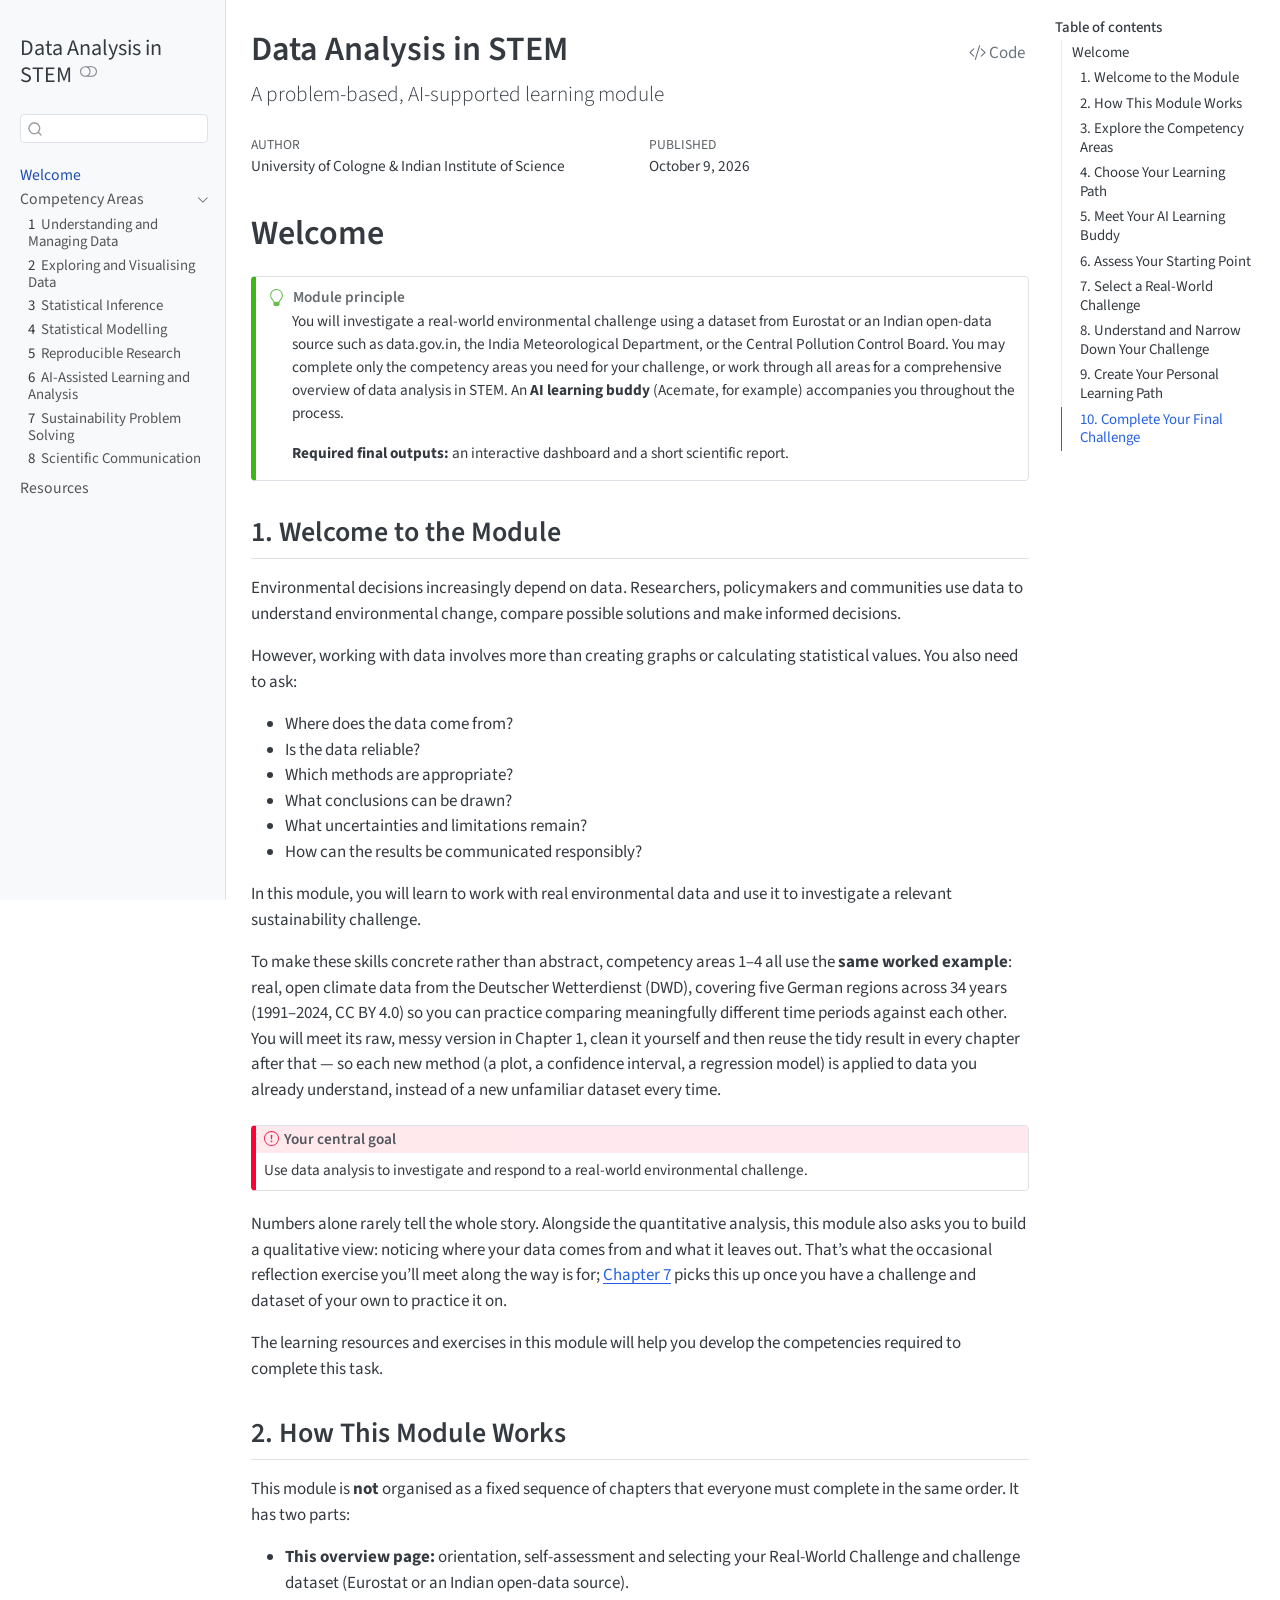
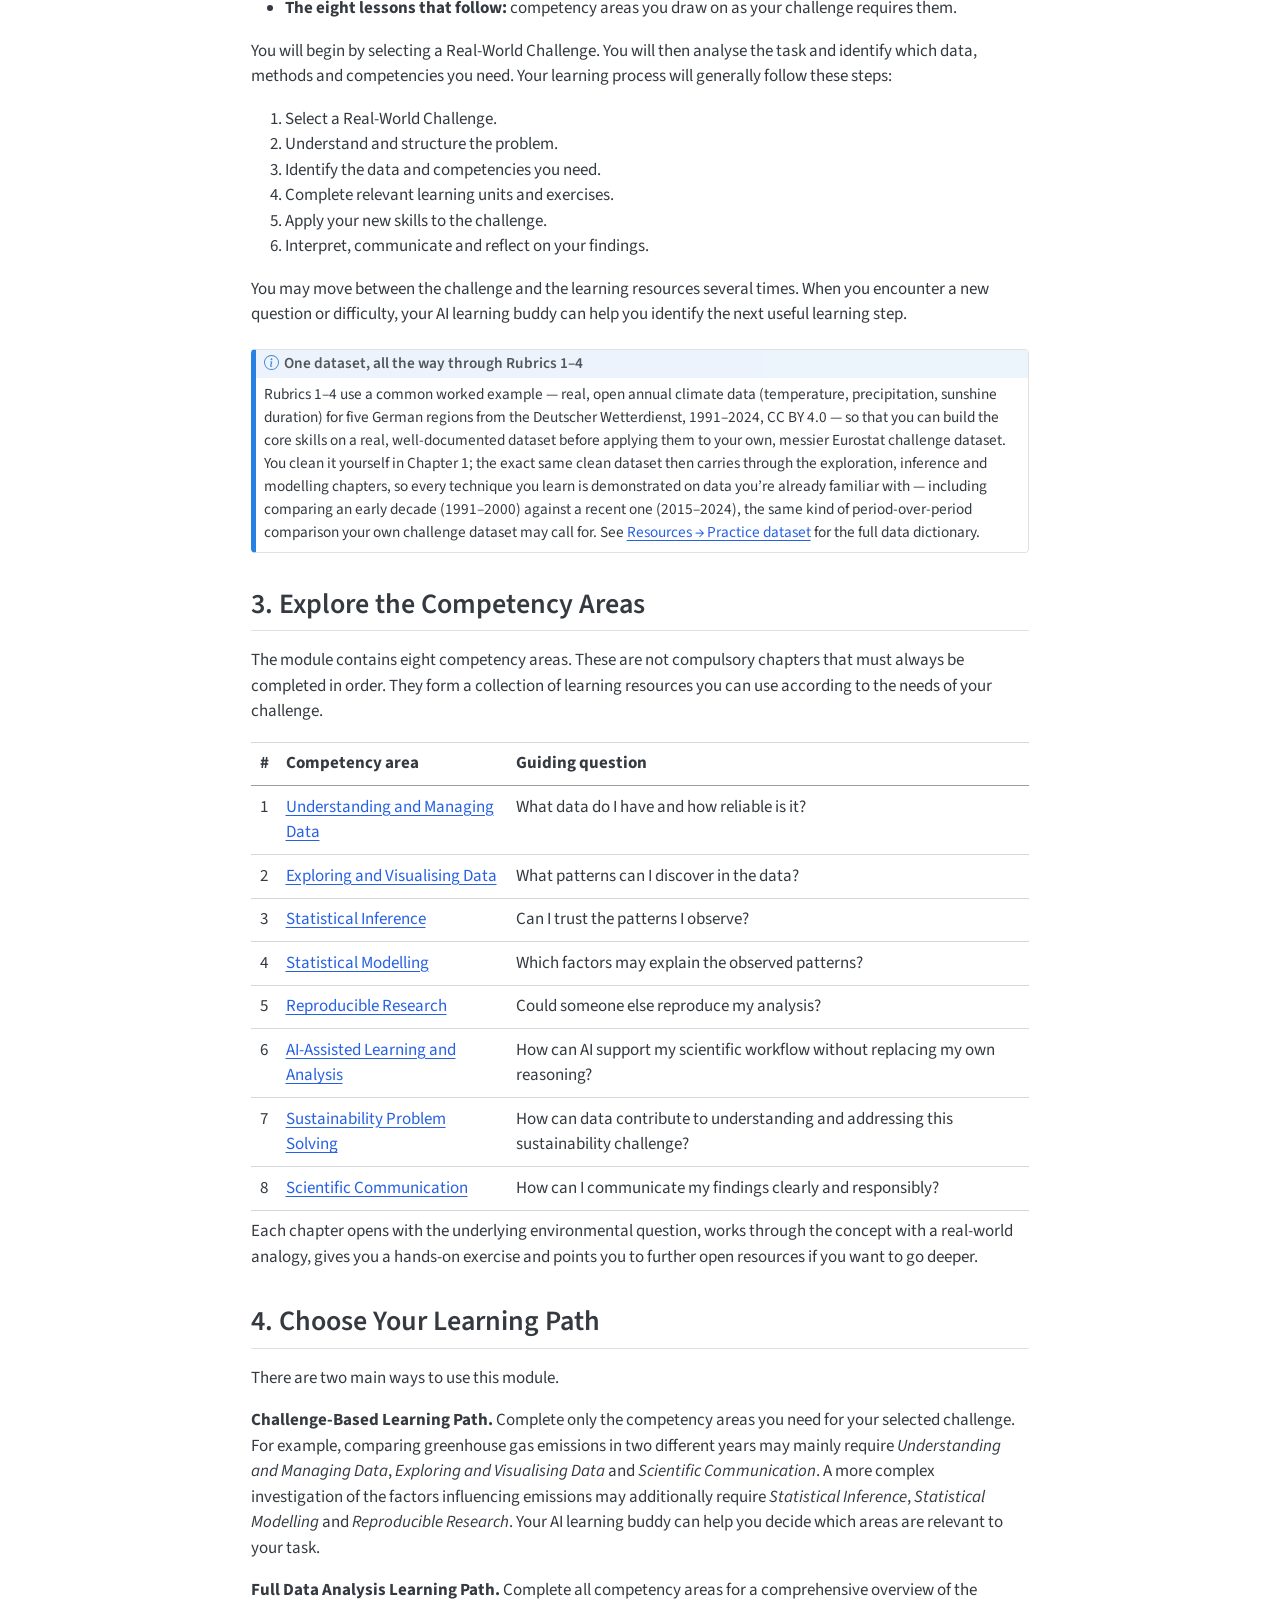
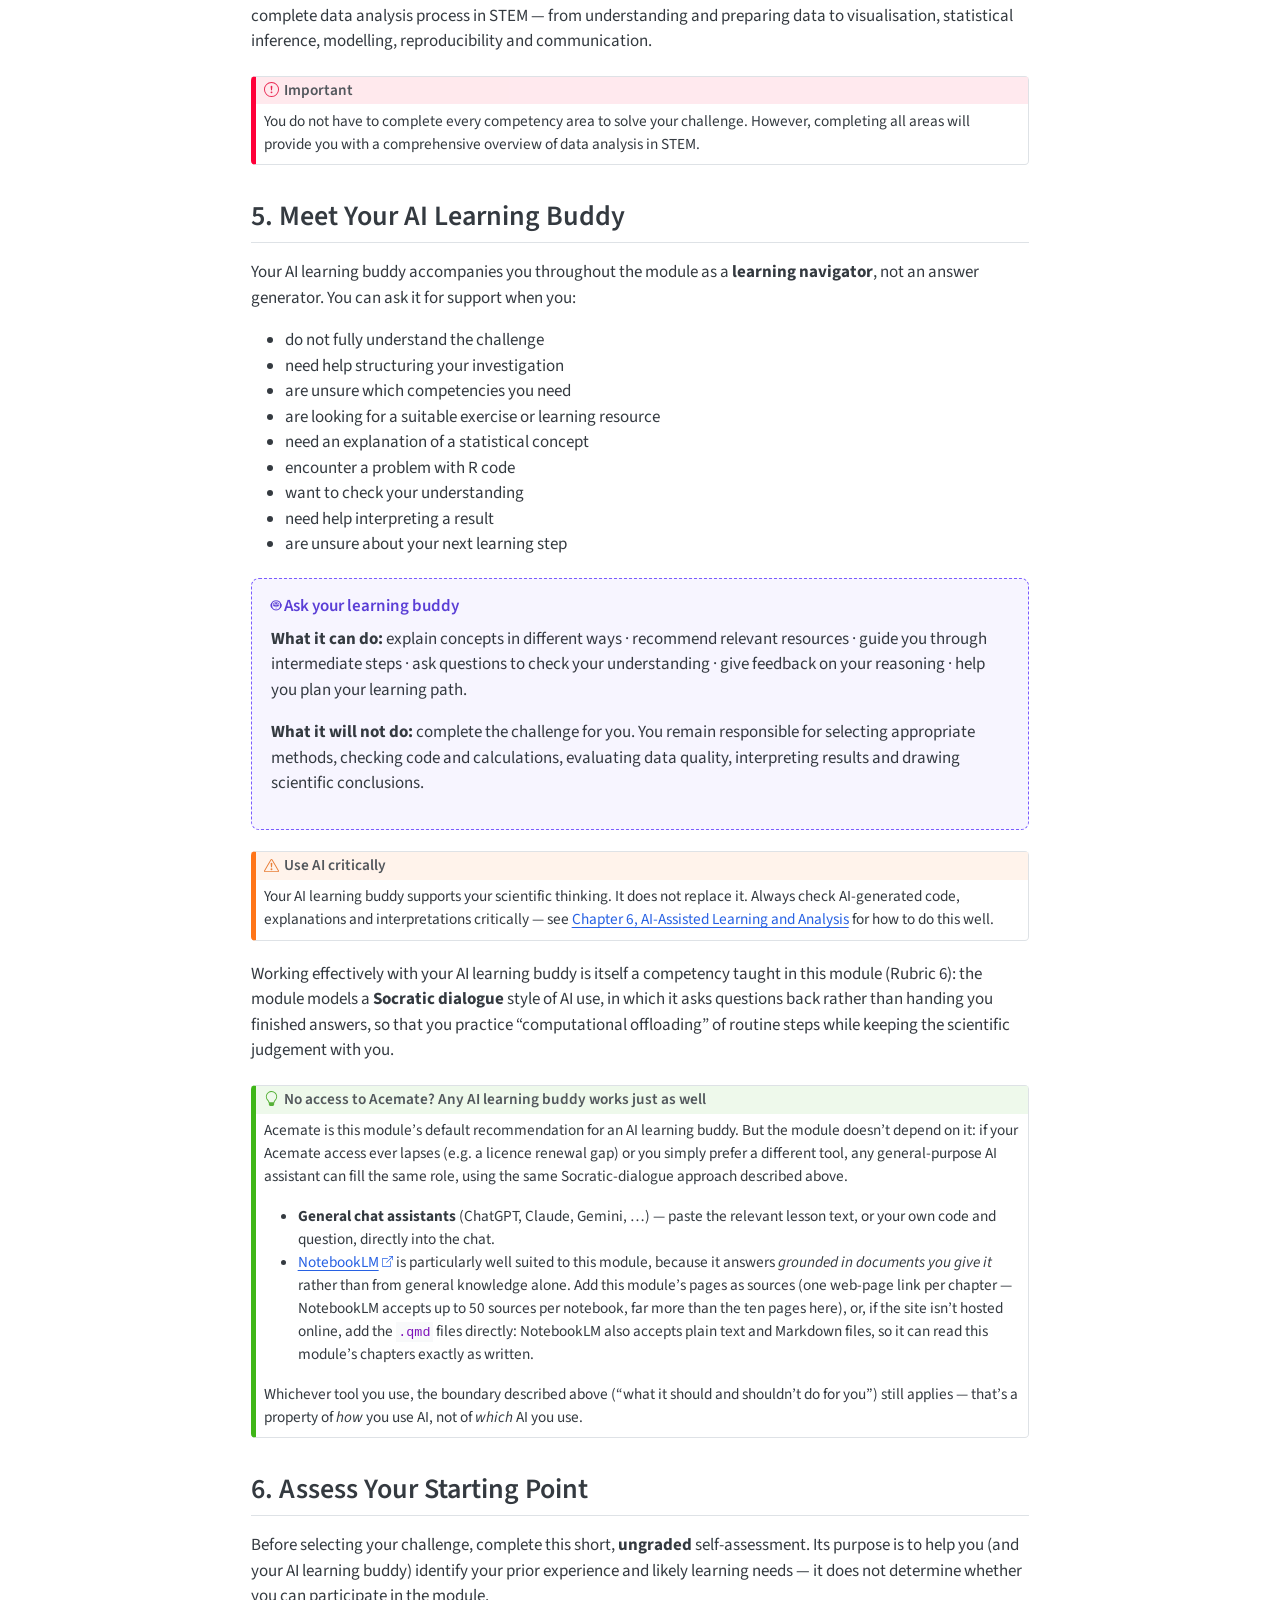
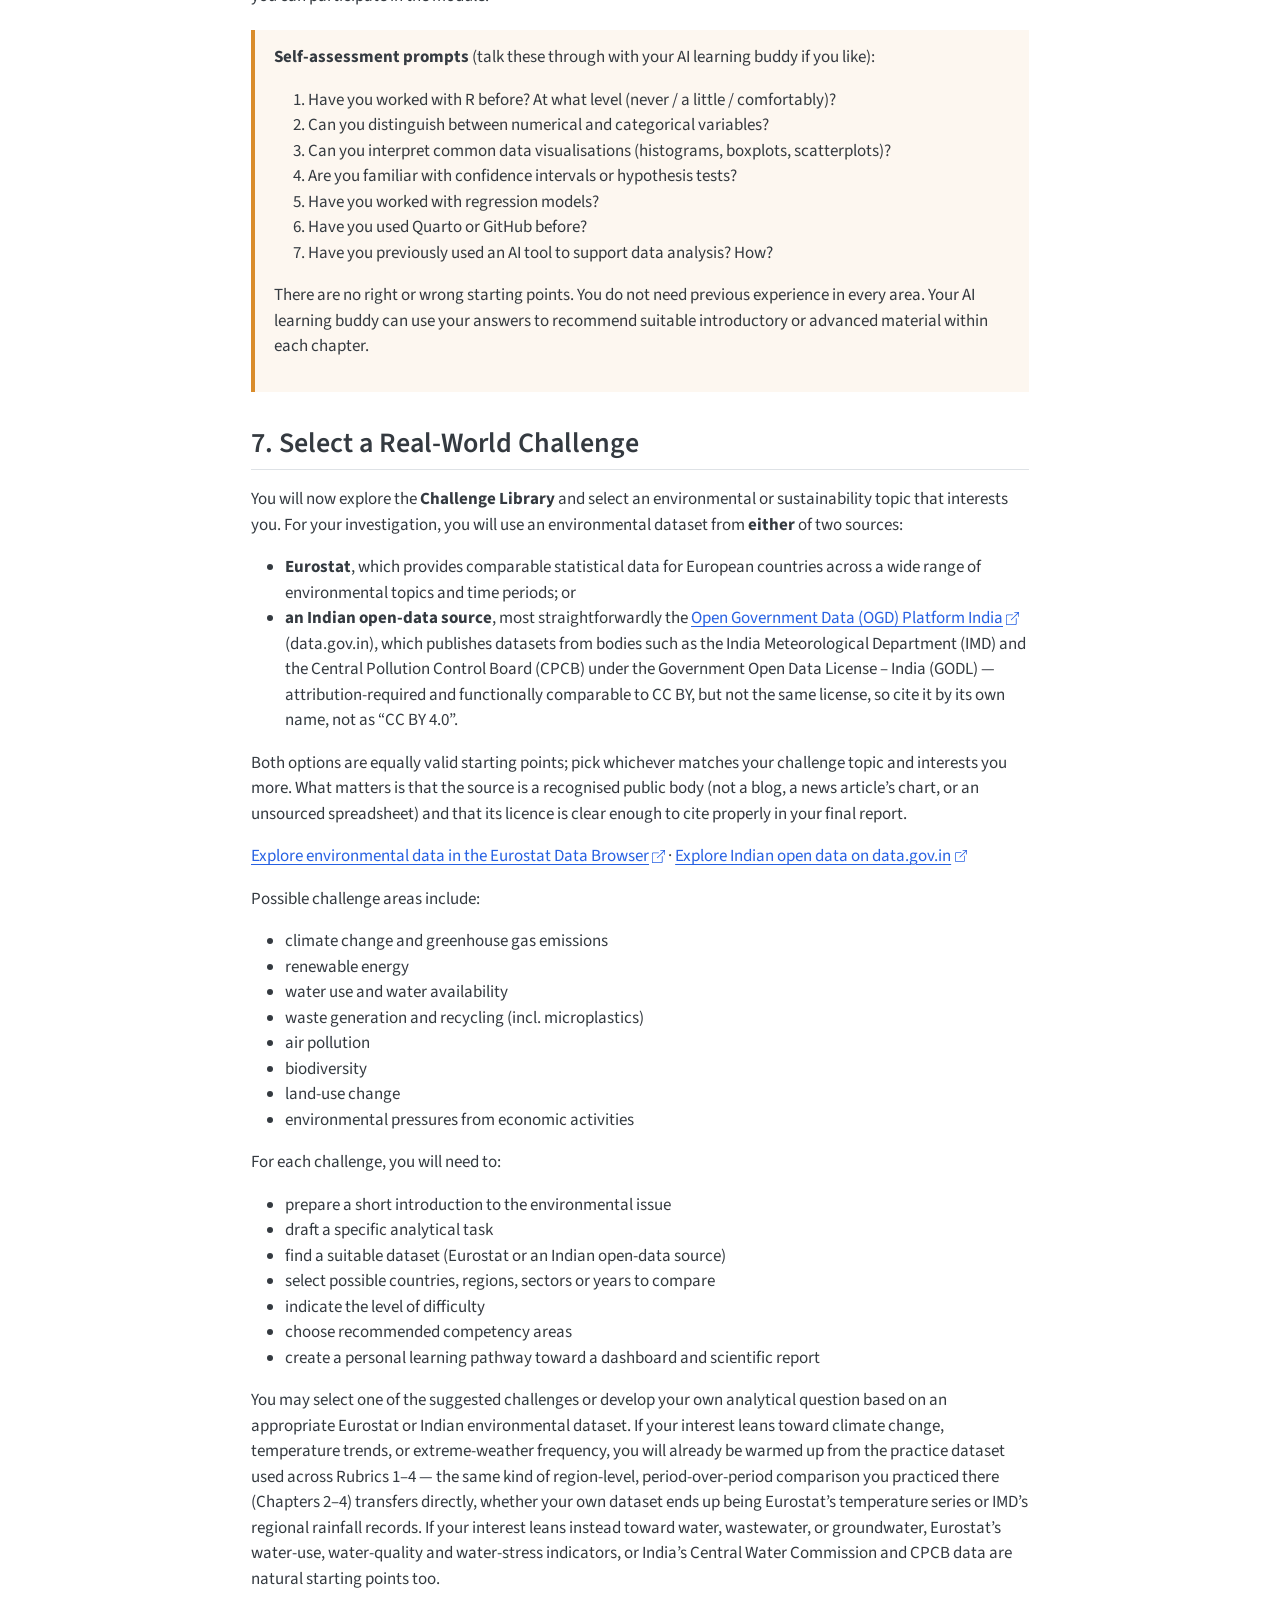
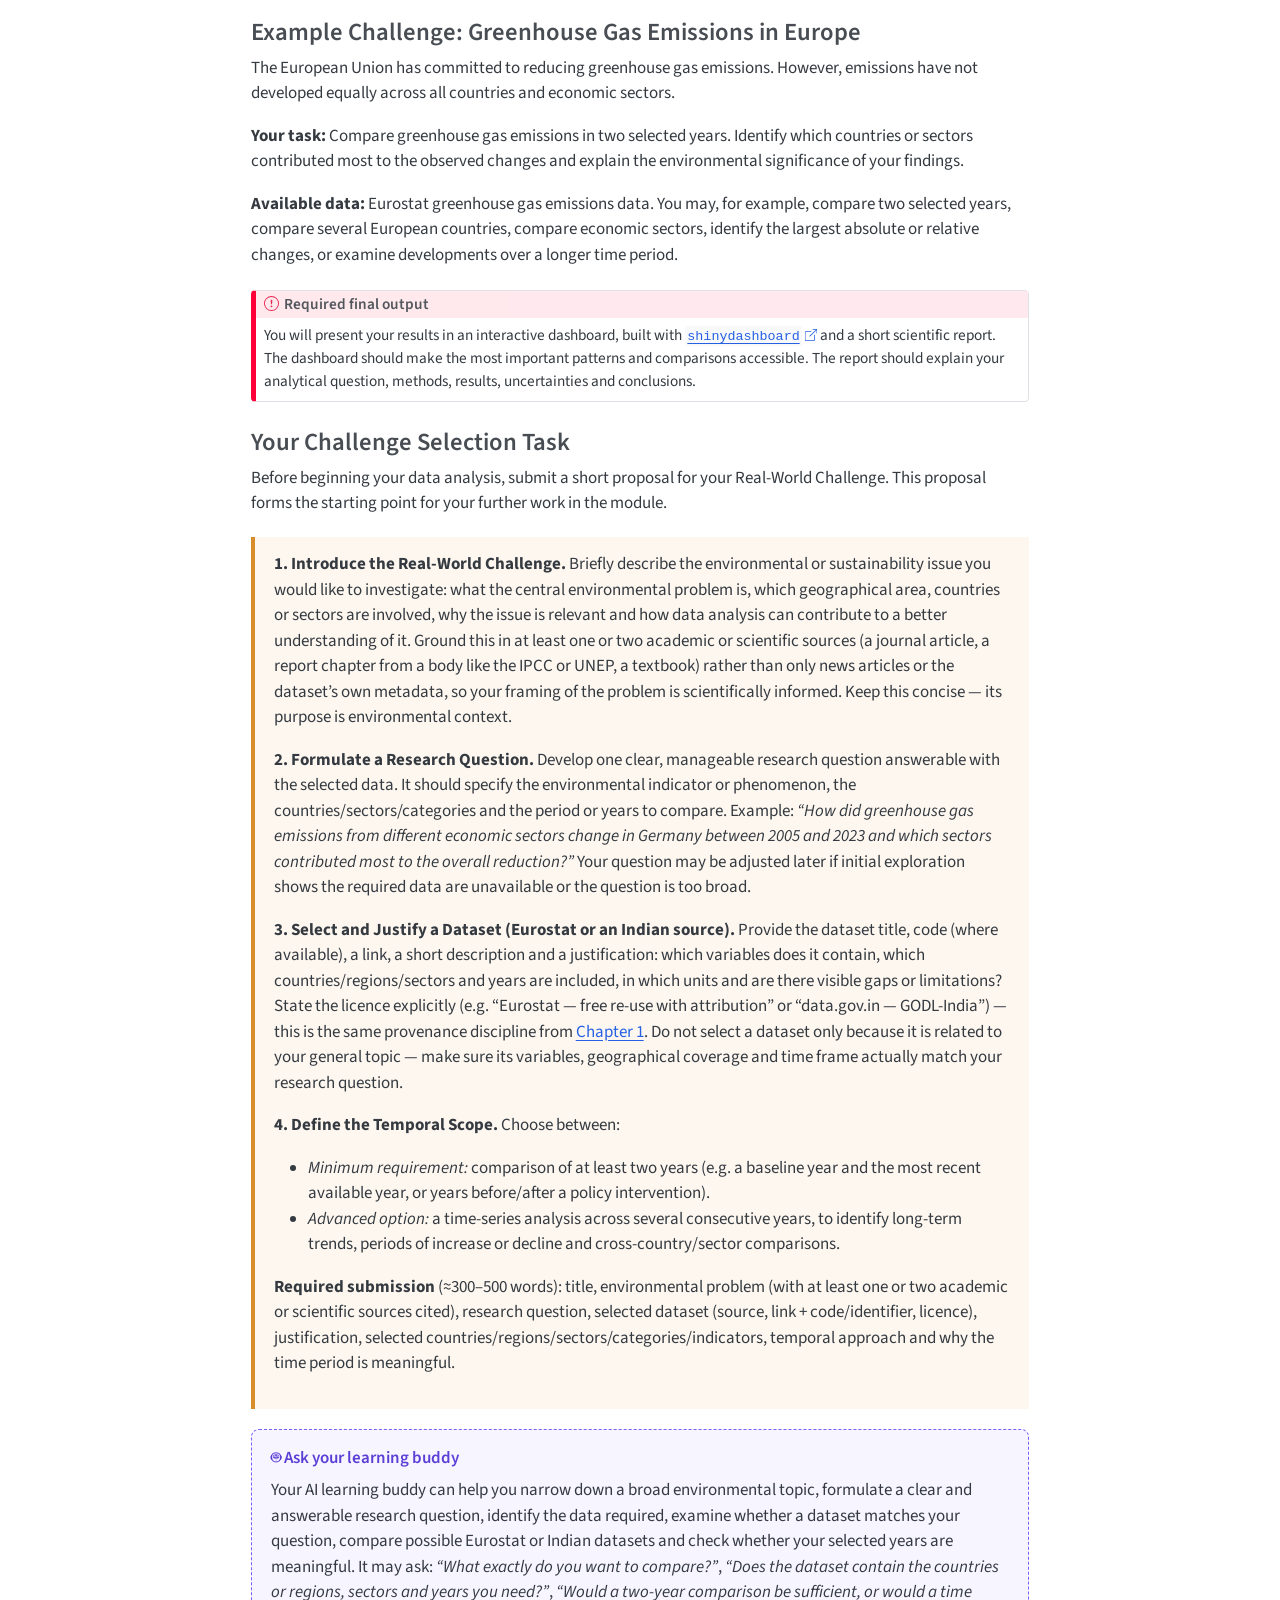
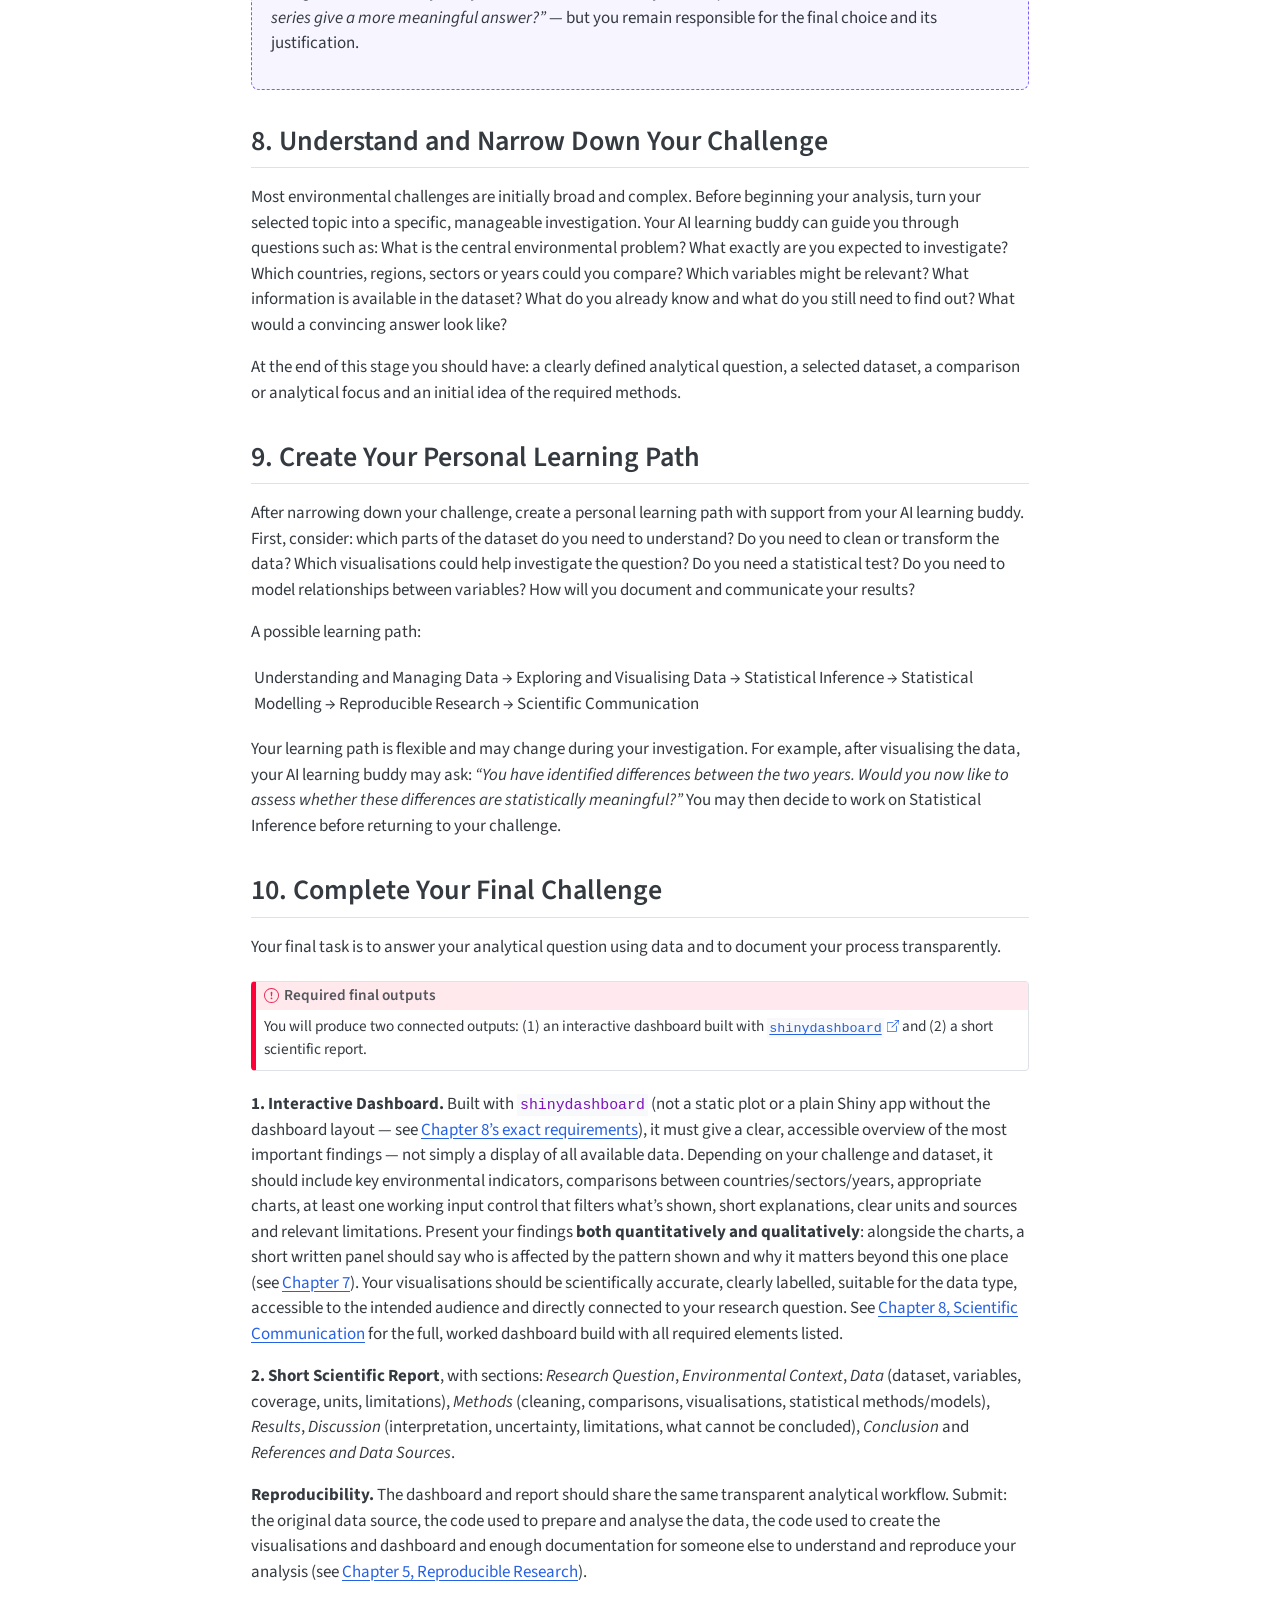
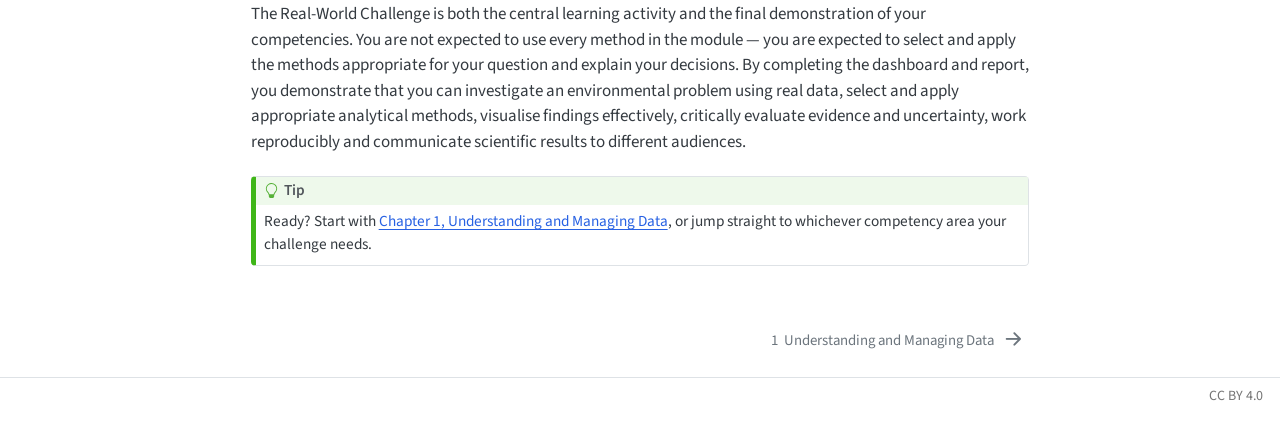
<file: docs/index.html>
<!DOCTYPE html>
<html xmlns="http://www.w3.org/1999/xhtml" lang="en" xml:lang="en"><head>

<meta charset="utf-8">
<meta name="generator" content="quarto-1.6.42">

<meta name="viewport" content="width=device-width, initial-scale=1.0, user-scalable=yes">

<meta name="author" content="University of Cologne &amp; Indian Institute of Science">
<meta name="dcterms.date" content="2026-10-09">

<title>Data Analysis in STEM</title>
<style>
code{white-space: pre-wrap;}
span.smallcaps{font-variant: small-caps;}
div.columns{display: flex; gap: min(4vw, 1.5em);}
div.column{flex: auto; overflow-x: auto;}
div.hanging-indent{margin-left: 1.5em; text-indent: -1.5em;}
ul.task-list{list-style: none;}
ul.task-list li input[type="checkbox"] {
  width: 0.8em;
  margin: 0 0.8em 0.2em -1em; /* quarto-specific, see https://github.com/quarto-dev/quarto-cli/issues/4556 */ 
  vertical-align: middle;
}
/* CSS for syntax highlighting */
pre > code.sourceCode { white-space: pre; position: relative; }
pre > code.sourceCode > span { line-height: 1.25; }
pre > code.sourceCode > span:empty { height: 1.2em; }
.sourceCode { overflow: visible; }
code.sourceCode > span { color: inherit; text-decoration: inherit; }
div.sourceCode { margin: 1em 0; }
pre.sourceCode { margin: 0; }
@media screen {
div.sourceCode { overflow: auto; }
}
@media print {
pre > code.sourceCode { white-space: pre-wrap; }
pre > code.sourceCode > span { display: inline-block; text-indent: -5em; padding-left: 5em; }
}
pre.numberSource code
  { counter-reset: source-line 0; }
pre.numberSource code > span
  { position: relative; left: -4em; counter-increment: source-line; }
pre.numberSource code > span > a:first-child::before
  { content: counter(source-line);
    position: relative; left: -1em; text-align: right; vertical-align: baseline;
    border: none; display: inline-block;
    -webkit-touch-callout: none; -webkit-user-select: none;
    -khtml-user-select: none; -moz-user-select: none;
    -ms-user-select: none; user-select: none;
    padding: 0 4px; width: 4em;
  }
pre.numberSource { margin-left: 3em;  padding-left: 4px; }
div.sourceCode
  {   }
@media screen {
pre > code.sourceCode > span > a:first-child::before { text-decoration: underline; }
}
</style>


<script src="site_libs/quarto-nav/quarto-nav.js"></script>
<script src="site_libs/quarto-nav/headroom.min.js"></script>
<script src="site_libs/clipboard/clipboard.min.js"></script>
<script src="site_libs/quarto-search/autocomplete.umd.js"></script>
<script src="site_libs/quarto-search/fuse.min.js"></script>
<script src="site_libs/quarto-search/quarto-search.js"></script>
<meta name="quarto:offset" content="./">
<link href="./01-understanding-data.html" rel="next">
<script src="site_libs/quarto-html/quarto.js"></script>
<script src="site_libs/quarto-html/popper.min.js"></script>
<script src="site_libs/quarto-html/tippy.umd.min.js"></script>
<script src="site_libs/quarto-html/anchor.min.js"></script>
<link href="site_libs/quarto-html/tippy.css" rel="stylesheet">
<link href="site_libs/quarto-html/quarto-syntax-highlighting-2f5df379a58b258e96c21c0638c20c03.css" rel="stylesheet" class="quarto-color-scheme" id="quarto-text-highlighting-styles">
<link href="site_libs/quarto-html/quarto-syntax-highlighting-dark-b53751a350365c71b6c909e95f209ed1.css" rel="prefetch" class="quarto-color-scheme quarto-color-alternate" id="quarto-text-highlighting-styles">
<script src="site_libs/bootstrap/bootstrap.min.js"></script>
<link href="site_libs/bootstrap/bootstrap-icons.css" rel="stylesheet">
<link href="site_libs/bootstrap/bootstrap-08731ecd0d226a52c85d4cd3313dadfd.min.css" rel="stylesheet" append-hash="true" class="quarto-color-scheme" id="quarto-bootstrap" data-mode="light">
<link href="site_libs/bootstrap/bootstrap-dark-2213e3bfb2ceb1e73a7d7364ae98b957.min.css" rel="prefetch" append-hash="true" class="quarto-color-scheme quarto-color-alternate" id="quarto-bootstrap" data-mode="dark">
<script id="quarto-search-options" type="application/json">{
  "location": "sidebar",
  "copy-button": false,
  "collapse-after": 3,
  "panel-placement": "start",
  "type": "textbox",
  "limit": 50,
  "keyboard-shortcut": [
    "f",
    "/",
    "s"
  ],
  "show-item-context": false,
  "language": {
    "search-no-results-text": "No results",
    "search-matching-documents-text": "matching documents",
    "search-copy-link-title": "Copy link to search",
    "search-hide-matches-text": "Hide additional matches",
    "search-more-match-text": "more match in this document",
    "search-more-matches-text": "more matches in this document",
    "search-clear-button-title": "Clear",
    "search-text-placeholder": "",
    "search-detached-cancel-button-title": "Cancel",
    "search-submit-button-title": "Submit",
    "search-label": "Search"
  }
}</script>
<style>html{ scroll-behavior: smooth; }</style>


<link rel="stylesheet" href="styles.css">
</head>

<body class="nav-sidebar docked">

<div id="quarto-search-results"></div>
  <header id="quarto-header" class="headroom fixed-top">
  <nav class="quarto-secondary-nav">
    <div class="container-fluid d-flex">
      <button type="button" class="quarto-btn-toggle btn" data-bs-toggle="collapse" role="button" data-bs-target=".quarto-sidebar-collapse-item" aria-controls="quarto-sidebar" aria-expanded="false" aria-label="Toggle sidebar navigation" onclick="if (window.quartoToggleHeadroom) { window.quartoToggleHeadroom(); }">
        <i class="bi bi-layout-text-sidebar-reverse"></i>
      </button>
        <nav class="quarto-page-breadcrumbs" aria-label="breadcrumb"><ol class="breadcrumb"><li class="breadcrumb-item"><a href="./index.html">Welcome</a></li></ol></nav>
        <a class="flex-grow-1" role="navigation" data-bs-toggle="collapse" data-bs-target=".quarto-sidebar-collapse-item" aria-controls="quarto-sidebar" aria-expanded="false" aria-label="Toggle sidebar navigation" onclick="if (window.quartoToggleHeadroom) { window.quartoToggleHeadroom(); }">      
        </a>
      <button type="button" class="btn quarto-search-button" aria-label="Search" onclick="window.quartoOpenSearch();">
        <i class="bi bi-search"></i>
      </button>
    </div>
  </nav>
</header>
<!-- content -->
<div id="quarto-content" class="quarto-container page-columns page-rows-contents page-layout-article">
<!-- sidebar -->
  <nav id="quarto-sidebar" class="sidebar collapse collapse-horizontal quarto-sidebar-collapse-item sidebar-navigation docked overflow-auto">
    <div class="pt-lg-2 mt-2 text-left sidebar-header">
    <div class="sidebar-title mb-0 py-0">
      <a href="./">Data Analysis in STEM</a> 
        <div class="sidebar-tools-main">
  <a href="" class="quarto-color-scheme-toggle quarto-navigation-tool  px-1" onclick="window.quartoToggleColorScheme(); return false;" title="Toggle dark mode"><i class="bi"></i></a>
</div>
    </div>
      </div>
        <div class="mt-2 flex-shrink-0 align-items-center">
        <div class="sidebar-search">
        <div id="quarto-search" class="" title="Search"></div>
        </div>
        </div>
    <div class="sidebar-menu-container"> 
    <ul class="list-unstyled mt-1">
        <li class="sidebar-item">
  <div class="sidebar-item-container"> 
  <a href="./index.html" class="sidebar-item-text sidebar-link active">
 <span class="menu-text">Welcome</span></a>
  </div>
</li>
        <li class="sidebar-item sidebar-item-section">
      <div class="sidebar-item-container"> 
            <a class="sidebar-item-text sidebar-link text-start" data-bs-toggle="collapse" data-bs-target="#quarto-sidebar-section-1" role="navigation" aria-expanded="true">
 <span class="menu-text">Competency Areas</span></a>
          <a class="sidebar-item-toggle text-start" data-bs-toggle="collapse" data-bs-target="#quarto-sidebar-section-1" role="navigation" aria-expanded="true" aria-label="Toggle section">
            <i class="bi bi-chevron-right ms-2"></i>
          </a> 
      </div>
      <ul id="quarto-sidebar-section-1" class="collapse list-unstyled sidebar-section depth1 show">  
          <li class="sidebar-item">
  <div class="sidebar-item-container"> 
  <a href="./01-understanding-data.html" class="sidebar-item-text sidebar-link">
 <span class="menu-text"><span class="chapter-number">1</span>&nbsp; <span class="chapter-title">Understanding and Managing Data</span></span></a>
  </div>
</li>
          <li class="sidebar-item">
  <div class="sidebar-item-container"> 
  <a href="./02-exploring-visualizing.html" class="sidebar-item-text sidebar-link">
 <span class="menu-text"><span class="chapter-number">2</span>&nbsp; <span class="chapter-title">Exploring and Visualising Data</span></span></a>
  </div>
</li>
          <li class="sidebar-item">
  <div class="sidebar-item-container"> 
  <a href="./03-statistical-inference.html" class="sidebar-item-text sidebar-link">
 <span class="menu-text"><span class="chapter-number">3</span>&nbsp; <span class="chapter-title">Statistical Inference</span></span></a>
  </div>
</li>
          <li class="sidebar-item">
  <div class="sidebar-item-container"> 
  <a href="./04-statistical-modelling.html" class="sidebar-item-text sidebar-link">
 <span class="menu-text"><span class="chapter-number">4</span>&nbsp; <span class="chapter-title">Statistical Modelling</span></span></a>
  </div>
</li>
          <li class="sidebar-item">
  <div class="sidebar-item-container"> 
  <a href="./05-reproducible-research.html" class="sidebar-item-text sidebar-link">
 <span class="menu-text"><span class="chapter-number">5</span>&nbsp; <span class="chapter-title">Reproducible Research</span></span></a>
  </div>
</li>
          <li class="sidebar-item">
  <div class="sidebar-item-container"> 
  <a href="./06-ai-assisted-learning.html" class="sidebar-item-text sidebar-link">
 <span class="menu-text"><span class="chapter-number">6</span>&nbsp; <span class="chapter-title">AI-Assisted Learning and Analysis</span></span></a>
  </div>
</li>
          <li class="sidebar-item">
  <div class="sidebar-item-container"> 
  <a href="./07-sustainability-problem-solving.html" class="sidebar-item-text sidebar-link">
 <span class="menu-text"><span class="chapter-number">7</span>&nbsp; <span class="chapter-title">Sustainability Problem Solving</span></span></a>
  </div>
</li>
          <li class="sidebar-item">
  <div class="sidebar-item-container"> 
  <a href="./08-scientific-communication.html" class="sidebar-item-text sidebar-link">
 <span class="menu-text"><span class="chapter-number">8</span>&nbsp; <span class="chapter-title">Scientific Communication</span></span></a>
  </div>
</li>
      </ul>
  </li>
        <li class="sidebar-item">
  <div class="sidebar-item-container"> 
  <a href="./resources.html" class="sidebar-item-text sidebar-link">
 <span class="menu-text">Resources</span></a>
  </div>
</li>
    </ul>
    </div>
</nav>
<div id="quarto-sidebar-glass" class="quarto-sidebar-collapse-item" data-bs-toggle="collapse" data-bs-target=".quarto-sidebar-collapse-item"></div>
<!-- margin-sidebar -->
    <div id="quarto-margin-sidebar" class="sidebar margin-sidebar">
        <nav id="TOC" role="doc-toc" class="toc-active">
    <h2 id="toc-title">Table of contents</h2>
   
  <ul>
  <li><a href="#welcome" id="toc-welcome" class="nav-link active" data-scroll-target="#welcome">Welcome</a>
  <ul class="collapse">
  <li><a href="#welcome-to-the-module" id="toc-welcome-to-the-module" class="nav-link" data-scroll-target="#welcome-to-the-module">1. Welcome to the Module</a></li>
  <li><a href="#how-this-module-works" id="toc-how-this-module-works" class="nav-link" data-scroll-target="#how-this-module-works">2. How This Module Works</a></li>
  <li><a href="#explore-the-competency-areas" id="toc-explore-the-competency-areas" class="nav-link" data-scroll-target="#explore-the-competency-areas">3. Explore the Competency Areas</a></li>
  <li><a href="#choose-your-learning-path" id="toc-choose-your-learning-path" class="nav-link" data-scroll-target="#choose-your-learning-path">4. Choose Your Learning Path</a></li>
  <li><a href="#meet-acemate-your-learning-buddy" id="toc-meet-acemate-your-learning-buddy" class="nav-link" data-scroll-target="#meet-acemate-your-learning-buddy">5. Meet Your AI Learning Buddy</a></li>
  <li><a href="#assess-your-starting-point" id="toc-assess-your-starting-point" class="nav-link" data-scroll-target="#assess-your-starting-point">6. Assess Your Starting Point</a></li>
  <li><a href="#select-a-real-world-challenge" id="toc-select-a-real-world-challenge" class="nav-link" data-scroll-target="#select-a-real-world-challenge">7. Select a Real-World Challenge</a>
  <ul class="collapse">
  <li><a href="#example-challenge-greenhouse-gas-emissions-in-europe" id="toc-example-challenge-greenhouse-gas-emissions-in-europe" class="nav-link" data-scroll-target="#example-challenge-greenhouse-gas-emissions-in-europe">Example Challenge: Greenhouse Gas Emissions in Europe</a></li>
  <li><a href="#your-challenge-selection-task" id="toc-your-challenge-selection-task" class="nav-link" data-scroll-target="#your-challenge-selection-task">Your Challenge Selection Task</a></li>
  </ul></li>
  <li><a href="#understand-and-narrow-down-your-challenge" id="toc-understand-and-narrow-down-your-challenge" class="nav-link" data-scroll-target="#understand-and-narrow-down-your-challenge">8. Understand and Narrow Down Your Challenge</a></li>
  <li><a href="#create-your-personal-learning-path" id="toc-create-your-personal-learning-path" class="nav-link" data-scroll-target="#create-your-personal-learning-path">9. Create Your Personal Learning Path</a></li>
  <li><a href="#complete-your-final-challenge" id="toc-complete-your-final-challenge" class="nav-link" data-scroll-target="#complete-your-final-challenge">10. Complete Your Final Challenge</a></li>
  </ul></li>
  </ul>
</nav>
    </div>
<!-- main -->
<main class="content" id="quarto-document-content">

<header id="title-block-header" class="quarto-title-block default">
<div class="quarto-title">
<div class="quarto-title-block"><div><h1 class="title">Data Analysis in STEM</h1><button type="button" class="btn code-tools-button" id="quarto-code-tools-source"><i class="bi"></i> Code</button></div></div>
<p class="subtitle lead">A problem-based, AI-supported learning module</p>
</div>



<div class="quarto-title-meta">

    <div>
    <div class="quarto-title-meta-heading">Author</div>
    <div class="quarto-title-meta-contents">
             <p>University of Cologne &amp; Indian Institute of Science </p>
          </div>
  </div>
    
    <div>
    <div class="quarto-title-meta-heading">Published</div>
    <div class="quarto-title-meta-contents">
      <p class="date">October 9, 2026</p>
    </div>
  </div>
  
    
  </div>
  


</header>


<section id="welcome" class="level1 unnumbered">
<h1 class="unnumbered">Welcome</h1>
<div class="callout callout-style-simple callout-tip callout-titled">
<div class="callout-header d-flex align-content-center">
<div class="callout-icon-container">
<i class="callout-icon"></i>
</div>
<div class="callout-title-container flex-fill">
Module principle
</div>
</div>
<div class="callout-body-container callout-body">
<p>You will investigate a real-world environmental challenge using a dataset from Eurostat or an Indian open-data source such as data.gov.in, the India Meteorological Department, or the Central Pollution Control Board. You may complete only the competency areas you need for your challenge, or work through all areas for a comprehensive overview of data analysis in STEM. An <strong>AI learning buddy</strong> (Acemate, for example) accompanies you throughout the process.</p>
<p><strong>Required final outputs:</strong> an interactive dashboard and a short scientific report.</p>
</div>
</div>
<section id="welcome-to-the-module" class="level2">
<h2 class="anchored" data-anchor-id="welcome-to-the-module">1. Welcome to the Module</h2>
<p>Environmental decisions increasingly depend on data. Researchers, policymakers and communities use data to understand environmental change, compare possible solutions and make informed decisions.</p>
<p>However, working with data involves more than creating graphs or calculating statistical values. You also need to ask:</p>
<ul>
<li>Where does the data come from?</li>
<li>Is the data reliable?</li>
<li>Which methods are appropriate?</li>
<li>What conclusions can be drawn?</li>
<li>What uncertainties and limitations remain?</li>
<li>How can the results be communicated responsibly?</li>
</ul>
<p>In this module, you will learn to work with real environmental data and use it to investigate a relevant sustainability challenge.</p>
<p>To make these skills concrete rather than abstract, competency areas 1–4 all use the <strong>same worked example</strong>: real, open climate data from the Deutscher Wetterdienst (DWD), covering five German regions across 34 years (1991–2024, CC BY 4.0) so you can practice comparing meaningfully different time periods against each other. You will meet its raw, messy version in Chapter 1, clean it yourself and then reuse the tidy result in every chapter after that — so each new method (a plot, a confidence interval, a regression model) is applied to data you already understand, instead of a new unfamiliar dataset every time.</p>
<div class="callout callout-style-default callout-important callout-titled">
<div class="callout-header d-flex align-content-center">
<div class="callout-icon-container">
<i class="callout-icon"></i>
</div>
<div class="callout-title-container flex-fill">
Your central goal
</div>
</div>
<div class="callout-body-container callout-body">
<p>Use data analysis to investigate and respond to a real-world environmental challenge.</p>
</div>
</div>
<p>Numbers alone rarely tell the whole story. Alongside the quantitative analysis, this module also asks you to build a qualitative view: noticing where your data comes from and what it leaves out. That’s what the occasional reflection exercise you’ll meet along the way is for; <a href="./07-sustainability-problem-solving.html#why-global-matters-data-perspective-and-responsibility">Chapter 7</a> picks this up once you have a challenge and dataset of your own to practice it on.</p>
<p>The learning resources and exercises in this module will help you develop the competencies required to complete this task.</p>
</section>
<section id="how-this-module-works" class="level2">
<h2 class="anchored" data-anchor-id="how-this-module-works">2. How This Module Works</h2>
<p>This module is <strong>not</strong> organised as a fixed sequence of chapters that everyone must complete in the same order. It has two parts:</p>
<ul>
<li><strong>This overview page:</strong> orientation, self-assessment and selecting your Real-World Challenge and challenge dataset (Eurostat or an Indian open-data source).</li>
<li><strong>The eight lessons that follow:</strong> competency areas you draw on as your challenge requires them.</li>
</ul>
<p>You will begin by selecting a Real-World Challenge. You will then analyse the task and identify which data, methods and competencies you need. Your learning process will generally follow these steps:</p>
<ol type="1">
<li>Select a Real-World Challenge.</li>
<li>Understand and structure the problem.</li>
<li>Identify the data and competencies you need.</li>
<li>Complete relevant learning units and exercises.</li>
<li>Apply your new skills to the challenge.</li>
<li>Interpret, communicate and reflect on your findings.</li>
</ol>
<p>You may move between the challenge and the learning resources several times. When you encounter a new question or difficulty, your AI learning buddy can help you identify the next useful learning step.</p>
<div class="callout callout-style-default callout-note callout-titled">
<div class="callout-header d-flex align-content-center">
<div class="callout-icon-container">
<i class="callout-icon"></i>
</div>
<div class="callout-title-container flex-fill">
One dataset, all the way through Rubrics 1–4
</div>
</div>
<div class="callout-body-container callout-body">
<p>Rubrics 1–4 use a common worked example — real, open annual climate data (temperature, precipitation, sunshine duration) for five German regions from the Deutscher Wetterdienst, 1991–2024, CC BY 4.0 — so that you can build the core skills on a real, well-documented dataset before applying them to your own, messier Eurostat challenge dataset. You clean it yourself in Chapter 1; the exact same clean dataset then carries through the exploration, inference and modelling chapters, so every technique you learn is demonstrated on data you’re already familiar with — including comparing an early decade (1991–2000) against a recent one (2015–2024), the same kind of period-over-period comparison your own challenge dataset may call for. See <a href="./resources.html#practice-dataset">Resources → Practice dataset</a> for the full data dictionary.</p>
</div>
</div>
</section>
<section id="explore-the-competency-areas" class="level2">
<h2 class="anchored" data-anchor-id="explore-the-competency-areas">3. Explore the Competency Areas</h2>
<p>The module contains eight competency areas. These are not compulsory chapters that must always be completed in order. They form a collection of learning resources you can use according to the needs of your challenge.</p>
<table class="caption-top table">
<thead>
<tr class="header">
<th>#</th>
<th>Competency area</th>
<th>Guiding question</th>
</tr>
</thead>
<tbody>
<tr class="odd">
<td>1</td>
<td><a href="./01-understanding-data.html">Understanding and Managing Data</a></td>
<td>What data do I have and how reliable is it?</td>
</tr>
<tr class="even">
<td>2</td>
<td><a href="./02-exploring-visualizing.html">Exploring and Visualising Data</a></td>
<td>What patterns can I discover in the data?</td>
</tr>
<tr class="odd">
<td>3</td>
<td><a href="./03-statistical-inference.html">Statistical Inference</a></td>
<td>Can I trust the patterns I observe?</td>
</tr>
<tr class="even">
<td>4</td>
<td><a href="./04-statistical-modelling.html">Statistical Modelling</a></td>
<td>Which factors may explain the observed patterns?</td>
</tr>
<tr class="odd">
<td>5</td>
<td><a href="./05-reproducible-research.html">Reproducible Research</a></td>
<td>Could someone else reproduce my analysis?</td>
</tr>
<tr class="even">
<td>6</td>
<td><a href="./06-ai-assisted-learning.html">AI-Assisted Learning and Analysis</a></td>
<td>How can AI support my scientific workflow without replacing my own reasoning?</td>
</tr>
<tr class="odd">
<td>7</td>
<td><a href="./07-sustainability-problem-solving.html">Sustainability Problem Solving</a></td>
<td>How can data contribute to understanding and addressing this sustainability challenge?</td>
</tr>
<tr class="even">
<td>8</td>
<td><a href="./08-scientific-communication.html">Scientific Communication</a></td>
<td>How can I communicate my findings clearly and responsibly?</td>
</tr>
</tbody>
</table>
<p>Each chapter opens with the underlying environmental question, works through the concept with a real-world analogy, gives you a hands-on exercise and points you to further open resources if you want to go deeper.</p>
</section>
<section id="choose-your-learning-path" class="level2">
<h2 class="anchored" data-anchor-id="choose-your-learning-path">4. Choose Your Learning Path</h2>
<p>There are two main ways to use this module.</p>
<p><strong>Challenge-Based Learning Path.</strong> Complete only the competency areas you need for your selected challenge. For example, comparing greenhouse gas emissions in two different years may mainly require <em>Understanding and Managing Data</em>, <em>Exploring and Visualising Data</em> and <em>Scientific Communication</em>. A more complex investigation of the factors influencing emissions may additionally require <em>Statistical Inference</em>, <em>Statistical Modelling</em> and <em>Reproducible Research</em>. Your AI learning buddy can help you decide which areas are relevant to your task.</p>
<p><strong>Full Data Analysis Learning Path.</strong> Complete all competency areas for a comprehensive overview of the complete data analysis process in STEM — from understanding and preparing data to visualisation, statistical inference, modelling, reproducibility and communication.</p>
<div class="callout callout-style-default callout-important callout-titled">
<div class="callout-header d-flex align-content-center">
<div class="callout-icon-container">
<i class="callout-icon"></i>
</div>
<div class="callout-title-container flex-fill">
Important
</div>
</div>
<div class="callout-body-container callout-body">
<p>You do not have to complete every competency area to solve your challenge. However, completing all areas will provide you with a comprehensive overview of data analysis in STEM.</p>
</div>
</div>
</section>
<section id="meet-acemate-your-learning-buddy" class="level2">
<h2 class="anchored" data-anchor-id="meet-acemate-your-learning-buddy">5. Meet Your AI Learning Buddy</h2>
<p>Your AI learning buddy accompanies you throughout the module as a <strong>learning navigator</strong>, not an answer generator. You can ask it for support when you:</p>
<ul>
<li>do not fully understand the challenge</li>
<li>need help structuring your investigation</li>
<li>are unsure which competencies you need</li>
<li>are looking for a suitable exercise or learning resource</li>
<li>need an explanation of a statistical concept</li>
<li>encounter a problem with R code</li>
<li>want to check your understanding</li>
<li>need help interpreting a result</li>
<li>are unsure about your next learning step</li>
</ul>
<div class="acemate-box">
<p><strong>What it can do:</strong> explain concepts in different ways · recommend relevant resources · guide you through intermediate steps · ask questions to check your understanding · give feedback on your reasoning · help you plan your learning path.</p>
<p><strong>What it will not do:</strong> complete the challenge for you. You remain responsible for selecting appropriate methods, checking code and calculations, evaluating data quality, interpreting results and drawing scientific conclusions.</p>
</div>
<div class="callout callout-style-default callout-warning callout-titled">
<div class="callout-header d-flex align-content-center">
<div class="callout-icon-container">
<i class="callout-icon"></i>
</div>
<div class="callout-title-container flex-fill">
Use AI critically
</div>
</div>
<div class="callout-body-container callout-body">
<p>Your AI learning buddy supports your scientific thinking. It does not replace it. Always check AI-generated code, explanations and interpretations critically — see <a href="./06-ai-assisted-learning.html">Chapter 6, AI-Assisted Learning and Analysis</a> for how to do this well.</p>
</div>
</div>
<p>Working effectively with your AI learning buddy is itself a competency taught in this module (Rubric 6): the module models a <strong>Socratic dialogue</strong> style of AI use, in which it asks questions back rather than handing you finished answers, so that you practice “computational offloading” of routine steps while keeping the scientific judgement with you.</p>
<div class="callout callout-style-default callout-tip callout-titled">
<div class="callout-header d-flex align-content-center">
<div class="callout-icon-container">
<i class="callout-icon"></i>
</div>
<div class="callout-title-container flex-fill">
No access to Acemate? Any AI learning buddy works just as well
</div>
</div>
<div class="callout-body-container callout-body">
<p>Acemate is this module’s default recommendation for an AI learning buddy. But the module doesn’t depend on it: if your Acemate access ever lapses (e.g.&nbsp;a licence renewal gap) or you simply prefer a different tool, any general-purpose AI assistant can fill the same role, using the same Socratic-dialogue approach described above.</p>
<ul>
<li><strong>General chat assistants</strong> (ChatGPT, Claude, Gemini, …) — paste the relevant lesson text, or your own code and question, directly into the chat.</li>
<li><strong><a href="https://notebooklm.google/">NotebookLM</a></strong> is particularly well suited to this module, because it answers <em>grounded in documents you give it</em> rather than from general knowledge alone. Add this module’s pages as sources (one web-page link per chapter — NotebookLM accepts up to 50 sources per notebook, far more than the ten pages here), or, if the site isn’t hosted online, add the <code>.qmd</code> files directly: NotebookLM also accepts plain text and Markdown files, so it can read this module’s chapters exactly as written.</li>
</ul>
<p>Whichever tool you use, the boundary described above (“what it should and shouldn’t do for you”) still applies — that’s a property of <em>how</em> you use AI, not of <em>which</em> AI you use.</p>
</div>
</div>
</section>
<section id="assess-your-starting-point" class="level2">
<h2 class="anchored" data-anchor-id="assess-your-starting-point">6. Assess Your Starting Point</h2>
<p>Before selecting your challenge, complete this short, <strong>ungraded</strong> self-assessment. Its purpose is to help you (and your AI learning buddy) identify your prior experience and likely learning needs — it does not determine whether you can participate in the module.</p>
<div class="exercise-box">
<p><strong>Self-assessment prompts</strong> (talk these through with your AI learning buddy if you like):</p>
<ol type="1">
<li>Have you worked with R before? At what level (never / a little / comfortably)?</li>
<li>Can you distinguish between numerical and categorical variables?</li>
<li>Can you interpret common data visualisations (histograms, boxplots, scatterplots)?</li>
<li>Are you familiar with confidence intervals or hypothesis tests?</li>
<li>Have you worked with regression models?</li>
<li>Have you used Quarto or GitHub before?</li>
<li>Have you previously used an AI tool to support data analysis? How?</li>
</ol>
<p>There are no right or wrong starting points. You do not need previous experience in every area. Your AI learning buddy can use your answers to recommend suitable introductory or advanced material within each chapter.</p>
</div>
</section>
<section id="select-a-real-world-challenge" class="level2">
<h2 class="anchored" data-anchor-id="select-a-real-world-challenge">7. Select a Real-World Challenge</h2>
<p>You will now explore the <strong>Challenge Library</strong> and select an environmental or sustainability topic that interests you. For your investigation, you will use an environmental dataset from <strong>either</strong> of two sources:</p>
<ul>
<li><strong>Eurostat</strong>, which provides comparable statistical data for European countries across a wide range of environmental topics and time periods; or</li>
<li><strong>an Indian open-data source</strong>, most straightforwardly the <a href="https://www.data.gov.in/">Open Government Data (OGD) Platform India</a> (data.gov.in), which publishes datasets from bodies such as the India Meteorological Department (IMD) and the Central Pollution Control Board (CPCB) under the Government Open Data License – India (GODL) — attribution-required and functionally comparable to CC BY, but not the same license, so cite it by its own name, not as “CC BY 4.0”.</li>
</ul>
<p>Both options are equally valid starting points; pick whichever matches your challenge topic and interests you more. What matters is that the source is a recognised public body (not a blog, a news article’s chart, or an unsourced spreadsheet) and that its licence is clear enough to cite properly in your final report.</p>
<p><a href="https://ec.europa.eu/eurostat/databrowser/explore/all/envir?sort=category&amp;lang=en&amp;display=list" target="_blank">Explore environmental data in the Eurostat Data Browser</a> · <a href="https://www.data.gov.in/" target="_blank">Explore Indian open data on data.gov.in</a></p>
<p>Possible challenge areas include:</p>
<ul>
<li>climate change and greenhouse gas emissions</li>
<li>renewable energy</li>
<li>water use and water availability</li>
<li>waste generation and recycling (incl.&nbsp;microplastics)</li>
<li>air pollution</li>
<li>biodiversity</li>
<li>land-use change</li>
<li>environmental pressures from economic activities</li>
</ul>
<p>For each challenge, you will need to:</p>
<ul>
<li>prepare a short introduction to the environmental issue</li>
<li>draft a specific analytical task</li>
<li>find a suitable dataset (Eurostat or an Indian open-data source)</li>
<li>select possible countries, regions, sectors or years to compare</li>
<li>indicate the level of difficulty</li>
<li>choose recommended competency areas</li>
<li>create a personal learning pathway toward a dashboard and scientific report</li>
</ul>
<p>You may select one of the suggested challenges or develop your own analytical question based on an appropriate Eurostat or Indian environmental dataset. If your interest leans toward climate change, temperature trends, or extreme-weather frequency, you will already be warmed up from the practice dataset used across Rubrics 1–4 — the same kind of region-level, period-over-period comparison you practiced there (Chapters 2–4) transfers directly, whether your own dataset ends up being Eurostat’s temperature series or IMD’s regional rainfall records. If your interest leans instead toward water, wastewater, or groundwater, Eurostat’s water-use, water-quality and water-stress indicators, or India’s Central Water Commission and CPCB data are natural starting points too.</p>
<section id="example-challenge-greenhouse-gas-emissions-in-europe" class="level3">
<h3 class="anchored" data-anchor-id="example-challenge-greenhouse-gas-emissions-in-europe">Example Challenge: Greenhouse Gas Emissions in Europe</h3>
<p>The European Union has committed to reducing greenhouse gas emissions. However, emissions have not developed equally across all countries and economic sectors.</p>
<p><strong>Your task:</strong> Compare greenhouse gas emissions in two selected years. Identify which countries or sectors contributed most to the observed changes and explain the environmental significance of your findings.</p>
<p><strong>Available data:</strong> Eurostat greenhouse gas emissions data. You may, for example, compare two selected years, compare several European countries, compare economic sectors, identify the largest absolute or relative changes, or examine developments over a longer time period.</p>
<div class="callout callout-style-default callout-important callout-titled">
<div class="callout-header d-flex align-content-center">
<div class="callout-icon-container">
<i class="callout-icon"></i>
</div>
<div class="callout-title-container flex-fill">
Required final output
</div>
</div>
<div class="callout-body-container callout-body">
<p>You will present your results in an interactive dashboard, built with <strong><a href="https://rstudio.github.io/shinydashboard/"><code>shinydashboard</code></a></strong> and a short scientific report. The dashboard should make the most important patterns and comparisons accessible. The report should explain your analytical question, methods, results, uncertainties and conclusions.</p>
</div>
</div>
</section>
<section id="your-challenge-selection-task" class="level3">
<h3 class="anchored" data-anchor-id="your-challenge-selection-task">Your Challenge Selection Task</h3>
<p>Before beginning your data analysis, submit a short proposal for your Real-World Challenge. This proposal forms the starting point for your further work in the module.</p>
<div class="exercise-box">
<p><strong>1. Introduce the Real-World Challenge.</strong> Briefly describe the environmental or sustainability issue you would like to investigate: what the central environmental problem is, which geographical area, countries or sectors are involved, why the issue is relevant and how data analysis can contribute to a better understanding of it. Ground this in at least one or two academic or scientific sources (a journal article, a report chapter from a body like the IPCC or UNEP, a textbook) rather than only news articles or the dataset’s own metadata, so your framing of the problem is scientifically informed. Keep this concise — its purpose is environmental context.</p>
<p><strong>2. Formulate a Research Question.</strong> Develop one clear, manageable research question answerable with the selected data. It should specify the environmental indicator or phenomenon, the countries/sectors/categories and the period or years to compare. Example: <em>“How did greenhouse gas emissions from different economic sectors change in Germany between 2005 and 2023 and which sectors contributed most to the overall reduction?”</em> Your question may be adjusted later if initial exploration shows the required data are unavailable or the question is too broad.</p>
<p><strong>3. Select and Justify a Dataset (Eurostat or an Indian source).</strong> Provide the dataset title, code (where available), a link, a short description and a justification: which variables does it contain, which countries/regions/sectors and years are included, in which units and are there visible gaps or limitations? State the licence explicitly (e.g.&nbsp;“Eurostat — free re-use with attribution” or “data.gov.in — GODL-India”) — this is the same provenance discipline from <a href="./01-understanding-data.html">Chapter 1</a>. Do not select a dataset only because it is related to your general topic — make sure its variables, geographical coverage and time frame actually match your research question.</p>
<p><strong>4. Define the Temporal Scope.</strong> Choose between:</p>
<ul>
<li><em>Minimum requirement:</em> comparison of at least two years (e.g.&nbsp;a baseline year and the most recent available year, or years before/after a policy intervention).</li>
<li><em>Advanced option:</em> a time-series analysis across several consecutive years, to identify long-term trends, periods of increase or decline and cross-country/sector comparisons.</li>
</ul>
<p><strong>Required submission</strong> (≈300–500 words): title, environmental problem (with at least one or two academic or scientific sources cited), research question, selected dataset (source, link + code/identifier, licence), justification, selected countries/regions/sectors/categories/indicators, temporal approach and why the time period is meaningful.</p>
</div>
<div class="acemate-box">
<p>Your AI learning buddy can help you narrow down a broad environmental topic, formulate a clear and answerable research question, identify the data required, examine whether a dataset matches your question, compare possible Eurostat or Indian datasets and check whether your selected years are meaningful. It may ask: <em>“What exactly do you want to compare?”</em>, <em>“Does the dataset contain the countries or regions, sectors and years you need?”</em>, <em>“Would a two-year comparison be sufficient, or would a time series give a more meaningful answer?”</em> — but you remain responsible for the final choice and its justification.</p>
</div>
</section>
</section>
<section id="understand-and-narrow-down-your-challenge" class="level2">
<h2 class="anchored" data-anchor-id="understand-and-narrow-down-your-challenge">8. Understand and Narrow Down Your Challenge</h2>
<p>Most environmental challenges are initially broad and complex. Before beginning your analysis, turn your selected topic into a specific, manageable investigation. Your AI learning buddy can guide you through questions such as: What is the central environmental problem? What exactly are you expected to investigate? Which countries, regions, sectors or years could you compare? Which variables might be relevant? What information is available in the dataset? What do you already know and what do you still need to find out? What would a convincing answer look like?</p>
<p>At the end of this stage you should have: a clearly defined analytical question, a selected dataset, a comparison or analytical focus and an initial idea of the required methods.</p>
</section>
<section id="create-your-personal-learning-path" class="level2">
<h2 class="anchored" data-anchor-id="create-your-personal-learning-path">9. Create Your Personal Learning Path</h2>
<p>After narrowing down your challenge, create a personal learning path with support from your AI learning buddy. First, consider: which parts of the dataset do you need to understand? Do you need to clean or transform the data? Which visualisations could help investigate the question? Do you need a statistical test? Do you need to model relationships between variables? How will you document and communicate your results?</p>
<p>A possible learning path:</p>
<div>

</div>
<div class="quarto-layout-panel" data-layout-ncol="1">
<div class="quarto-layout-row">
<div class="quarto-layout-cell" style="flex-basis: 100.0%;justify-content: flex-start;">
<p>Understanding and Managing Data → Exploring and Visualising Data → Statistical Inference → Statistical Modelling → Reproducible Research → Scientific Communication</p>
</div>
</div>
</div>
<p>Your learning path is flexible and may change during your investigation. For example, after visualising the data, your AI learning buddy may ask: <em>“You have identified differences between the two years. Would you now like to assess whether these differences are statistically meaningful?”</em> You may then decide to work on Statistical Inference before returning to your challenge.</p>
</section>
<section id="complete-your-final-challenge" class="level2">
<h2 class="anchored" data-anchor-id="complete-your-final-challenge">10. Complete Your Final Challenge</h2>
<p>Your final task is to answer your analytical question using data and to document your process transparently.</p>
<div class="callout callout-style-default callout-important callout-titled">
<div class="callout-header d-flex align-content-center">
<div class="callout-icon-container">
<i class="callout-icon"></i>
</div>
<div class="callout-title-container flex-fill">
Required final outputs
</div>
</div>
<div class="callout-body-container callout-body">
<p>You will produce two connected outputs: (1) an interactive dashboard built with <a href="https://rstudio.github.io/shinydashboard/"><code>shinydashboard</code></a> and (2) a short scientific report.</p>
</div>
</div>
<p><strong>1. Interactive Dashboard.</strong> Built with <strong><code>shinydashboard</code></strong> (not a static plot or a plain Shiny app without the dashboard layout — see <a href="./08-scientific-communication.html#building-the-interactive-dashboard">Chapter 8’s exact requirements</a>), it must give a clear, accessible overview of the most important findings — not simply a display of all available data. Depending on your challenge and dataset, it should include key environmental indicators, comparisons between countries/sectors/years, appropriate charts, at least one working input control that filters what’s shown, short explanations, clear units and sources and relevant limitations. Present your findings <strong>both quantitatively and qualitatively</strong>: alongside the charts, a short written panel should say who is affected by the pattern shown and why it matters beyond this one place (see <a href="./07-sustainability-problem-solving.html#why-global-matters-data-perspective-and-responsibility">Chapter 7</a>). Your visualisations should be scientifically accurate, clearly labelled, suitable for the data type, accessible to the intended audience and directly connected to your research question. See <a href="./08-scientific-communication.html">Chapter 8, Scientific Communication</a> for the full, worked dashboard build with all required elements listed.</p>
<p><strong>2. Short Scientific Report</strong>, with sections: <em>Research Question</em>, <em>Environmental Context</em>, <em>Data</em> (dataset, variables, coverage, units, limitations), <em>Methods</em> (cleaning, comparisons, visualisations, statistical methods/models), <em>Results</em>, <em>Discussion</em> (interpretation, uncertainty, limitations, what cannot be concluded), <em>Conclusion</em> and <em>References and Data Sources</em>.</p>
<p><strong>Reproducibility.</strong> The dashboard and report should share the same transparent analytical workflow. Submit: the original data source, the code used to prepare and analyse the data, the code used to create the visualisations and dashboard and enough documentation for someone else to understand and reproduce your analysis (see <a href="./05-reproducible-research.html">Chapter 5, Reproducible Research</a>).</p>
<p>The Real-World Challenge is both the central learning activity and the final demonstration of your competencies. You are not expected to use every method in the module — you are expected to select and apply the methods appropriate for your question and explain your decisions. By completing the dashboard and report, you demonstrate that you can investigate an environmental problem using real data, select and apply appropriate analytical methods, visualise findings effectively, critically evaluate evidence and uncertainty, work reproducibly and communicate scientific results to different audiences.</p>
<div class="callout callout-style-default callout-tip callout-titled">
<div class="callout-header d-flex align-content-center">
<div class="callout-icon-container">
<i class="callout-icon"></i>
</div>
<div class="callout-title-container flex-fill">
Tip
</div>
</div>
<div class="callout-body-container callout-body">
<p>Ready? Start with <a href="./01-understanding-data.html">Chapter 1, Understanding and Managing Data</a>, or jump straight to whichever competency area your challenge needs.</p>
</div>
</div>


<!-- -->

</section>
</section>

</main> <!-- /main -->
<script id="quarto-html-after-body" type="application/javascript">
window.document.addEventListener("DOMContentLoaded", function (event) {
  const toggleBodyColorMode = (bsSheetEl) => {
    const mode = bsSheetEl.getAttribute("data-mode");
    const bodyEl = window.document.querySelector("body");
    if (mode === "dark") {
      bodyEl.classList.add("quarto-dark");
      bodyEl.classList.remove("quarto-light");
    } else {
      bodyEl.classList.add("quarto-light");
      bodyEl.classList.remove("quarto-dark");
    }
  }
  const toggleBodyColorPrimary = () => {
    const bsSheetEl = window.document.querySelector("link#quarto-bootstrap");
    if (bsSheetEl) {
      toggleBodyColorMode(bsSheetEl);
    }
  }
  toggleBodyColorPrimary();  
  const disableStylesheet = (stylesheets) => {
    for (let i=0; i < stylesheets.length; i++) {
      const stylesheet = stylesheets[i];
      stylesheet.rel = 'prefetch';
    }
  }
  const enableStylesheet = (stylesheets) => {
    for (let i=0; i < stylesheets.length; i++) {
      const stylesheet = stylesheets[i];
      stylesheet.rel = 'stylesheet';
    }
  }
  const manageTransitions = (selector, allowTransitions) => {
    const els = window.document.querySelectorAll(selector);
    for (let i=0; i < els.length; i++) {
      const el = els[i];
      if (allowTransitions) {
        el.classList.remove('notransition');
      } else {
        el.classList.add('notransition');
      }
    }
  }
  const toggleGiscusIfUsed = (isAlternate, darkModeDefault) => {
    const baseTheme = document.querySelector('#giscus-base-theme')?.value ?? 'light';
    const alternateTheme = document.querySelector('#giscus-alt-theme')?.value ?? 'dark';
    let newTheme = '';
    if(darkModeDefault) {
      newTheme = isAlternate ? baseTheme : alternateTheme;
    } else {
      newTheme = isAlternate ? alternateTheme : baseTheme;
    }
    const changeGiscusTheme = () => {
      // From: https://github.com/giscus/giscus/issues/336
      const sendMessage = (message) => {
        const iframe = document.querySelector('iframe.giscus-frame');
        if (!iframe) return;
        iframe.contentWindow.postMessage({ giscus: message }, 'https://giscus.app');
      }
      sendMessage({
        setConfig: {
          theme: newTheme
        }
      });
    }
    const isGiscussLoaded = window.document.querySelector('iframe.giscus-frame') !== null;
    if (isGiscussLoaded) {
      changeGiscusTheme();
    }
  }
  const toggleColorMode = (alternate) => {
    // Switch the stylesheets
    const alternateStylesheets = window.document.querySelectorAll('link.quarto-color-scheme.quarto-color-alternate');
    manageTransitions('#quarto-margin-sidebar .nav-link', false);
    if (alternate) {
      enableStylesheet(alternateStylesheets);
      for (const sheetNode of alternateStylesheets) {
        if (sheetNode.id === "quarto-bootstrap") {
          toggleBodyColorMode(sheetNode);
        }
      }
    } else {
      disableStylesheet(alternateStylesheets);
      toggleBodyColorPrimary();
    }
    manageTransitions('#quarto-margin-sidebar .nav-link', true);
    // Switch the toggles
    const toggles = window.document.querySelectorAll('.quarto-color-scheme-toggle');
    for (let i=0; i < toggles.length; i++) {
      const toggle = toggles[i];
      if (toggle) {
        if (alternate) {
          toggle.classList.add("alternate");     
        } else {
          toggle.classList.remove("alternate");
        }
      }
    }
    // Hack to workaround the fact that safari doesn't
    // properly recolor the scrollbar when toggling (#1455)
    if (navigator.userAgent.indexOf('Safari') > 0 && navigator.userAgent.indexOf('Chrome') == -1) {
      manageTransitions("body", false);
      window.scrollTo(0, 1);
      setTimeout(() => {
        window.scrollTo(0, 0);
        manageTransitions("body", true);
      }, 40);  
    }
  }
  const isFileUrl = () => { 
    return window.location.protocol === 'file:';
  }
  const hasAlternateSentinel = () => {  
    let styleSentinel = getColorSchemeSentinel();
    if (styleSentinel !== null) {
      return styleSentinel === "alternate";
    } else {
      return false;
    }
  }
  const setStyleSentinel = (alternate) => {
    const value = alternate ? "alternate" : "default";
    if (!isFileUrl()) {
      window.localStorage.setItem("quarto-color-scheme", value);
    } else {
      localAlternateSentinel = value;
    }
  }
  const getColorSchemeSentinel = () => {
    if (!isFileUrl()) {
      const storageValue = window.localStorage.getItem("quarto-color-scheme");
      return storageValue != null ? storageValue : localAlternateSentinel;
    } else {
      return localAlternateSentinel;
    }
  }
  const darkModeDefault = false;
  let localAlternateSentinel = darkModeDefault ? 'alternate' : 'default';
  // Dark / light mode switch
  window.quartoToggleColorScheme = () => {
    // Read the current dark / light value 
    let toAlternate = !hasAlternateSentinel();
    toggleColorMode(toAlternate);
    setStyleSentinel(toAlternate);
    toggleGiscusIfUsed(toAlternate, darkModeDefault);
  };
  // Ensure there is a toggle, if there isn't float one in the top right
  if (window.document.querySelector('.quarto-color-scheme-toggle') === null) {
    const a = window.document.createElement('a');
    a.classList.add('top-right');
    a.classList.add('quarto-color-scheme-toggle');
    a.href = "";
    a.onclick = function() { try { window.quartoToggleColorScheme(); } catch {} return false; };
    const i = window.document.createElement("i");
    i.classList.add('bi');
    a.appendChild(i);
    window.document.body.appendChild(a);
  }
  // Switch to dark mode if need be
  if (hasAlternateSentinel()) {
    toggleColorMode(true);
  } else {
    toggleColorMode(false);
  }
  const icon = "";
  const anchorJS = new window.AnchorJS();
  anchorJS.options = {
    placement: 'right',
    icon: icon
  };
  anchorJS.add('.anchored');
  const isCodeAnnotation = (el) => {
    for (const clz of el.classList) {
      if (clz.startsWith('code-annotation-')) {                     
        return true;
      }
    }
    return false;
  }
  const onCopySuccess = function(e) {
    // button target
    const button = e.trigger;
    // don't keep focus
    button.blur();
    // flash "checked"
    button.classList.add('code-copy-button-checked');
    var currentTitle = button.getAttribute("title");
    button.setAttribute("title", "Copied!");
    let tooltip;
    if (window.bootstrap) {
      button.setAttribute("data-bs-toggle", "tooltip");
      button.setAttribute("data-bs-placement", "left");
      button.setAttribute("data-bs-title", "Copied!");
      tooltip = new bootstrap.Tooltip(button, 
        { trigger: "manual", 
          customClass: "code-copy-button-tooltip",
          offset: [0, -8]});
      tooltip.show();    
    }
    setTimeout(function() {
      if (tooltip) {
        tooltip.hide();
        button.removeAttribute("data-bs-title");
        button.removeAttribute("data-bs-toggle");
        button.removeAttribute("data-bs-placement");
      }
      button.setAttribute("title", currentTitle);
      button.classList.remove('code-copy-button-checked');
    }, 1000);
    // clear code selection
    e.clearSelection();
  }
  const getTextToCopy = function(trigger) {
      const codeEl = trigger.previousElementSibling.cloneNode(true);
      for (const childEl of codeEl.children) {
        if (isCodeAnnotation(childEl)) {
          childEl.remove();
        }
      }
      return codeEl.innerText;
  }
  const clipboard = new window.ClipboardJS('.code-copy-button:not([data-in-quarto-modal])', {
    text: getTextToCopy
  });
  clipboard.on('success', onCopySuccess);
  if (window.document.getElementById('quarto-embedded-source-code-modal')) {
    const clipboardModal = new window.ClipboardJS('.code-copy-button[data-in-quarto-modal]', {
      text: getTextToCopy,
      container: window.document.getElementById('quarto-embedded-source-code-modal')
    });
    clipboardModal.on('success', onCopySuccess);
  }
  const viewSource = window.document.getElementById('quarto-view-source') ||
                     window.document.getElementById('quarto-code-tools-source');
  if (viewSource) {
    const sourceUrl = viewSource.getAttribute("data-quarto-source-url");
    viewSource.addEventListener("click", function(e) {
      if (sourceUrl) {
        // rstudio viewer pane
        if (/\bcapabilities=\b/.test(window.location)) {
          window.open(sourceUrl);
        } else {
          window.location.href = sourceUrl;
        }
      } else {
        const modal = new bootstrap.Modal(document.getElementById('quarto-embedded-source-code-modal'));
        modal.show();
      }
      return false;
    });
  }
  function toggleCodeHandler(show) {
    return function(e) {
      const detailsSrc = window.document.querySelectorAll(".cell > details > .sourceCode");
      for (let i=0; i<detailsSrc.length; i++) {
        const details = detailsSrc[i].parentElement;
        if (show) {
          details.open = true;
        } else {
          details.removeAttribute("open");
        }
      }
      const cellCodeDivs = window.document.querySelectorAll(".cell > .sourceCode");
      const fromCls = show ? "hidden" : "unhidden";
      const toCls = show ? "unhidden" : "hidden";
      for (let i=0; i<cellCodeDivs.length; i++) {
        const codeDiv = cellCodeDivs[i];
        if (codeDiv.classList.contains(fromCls)) {
          codeDiv.classList.remove(fromCls);
          codeDiv.classList.add(toCls);
        } 
      }
      return false;
    }
  }
  const hideAllCode = window.document.getElementById("quarto-hide-all-code");
  if (hideAllCode) {
    hideAllCode.addEventListener("click", toggleCodeHandler(false));
  }
  const showAllCode = window.document.getElementById("quarto-show-all-code");
  if (showAllCode) {
    showAllCode.addEventListener("click", toggleCodeHandler(true));
  }
    var localhostRegex = new RegExp(/^(?:http|https):\/\/localhost\:?[0-9]*\//);
    var mailtoRegex = new RegExp(/^mailto:/);
      var filterRegex = new RegExp('/' + window.location.host + '/');
    var isInternal = (href) => {
        return filterRegex.test(href) || localhostRegex.test(href) || mailtoRegex.test(href);
    }
    // Inspect non-navigation links and adorn them if external
 	var links = window.document.querySelectorAll('a[href]:not(.nav-link):not(.navbar-brand):not(.toc-action):not(.sidebar-link):not(.sidebar-item-toggle):not(.pagination-link):not(.no-external):not([aria-hidden]):not(.dropdown-item):not(.quarto-navigation-tool):not(.about-link)');
    for (var i=0; i<links.length; i++) {
      const link = links[i];
      if (!isInternal(link.href)) {
        // undo the damage that might have been done by quarto-nav.js in the case of
        // links that we want to consider external
        if (link.dataset.originalHref !== undefined) {
          link.href = link.dataset.originalHref;
        }
          // target, if specified
          link.setAttribute("target", "_blank");
          if (link.getAttribute("rel") === null) {
            link.setAttribute("rel", "noopener");
          }
          // default icon
          link.classList.add("external");
      }
    }
  function tippyHover(el, contentFn, onTriggerFn, onUntriggerFn) {
    const config = {
      allowHTML: true,
      maxWidth: 500,
      delay: 100,
      arrow: false,
      appendTo: function(el) {
          return el.parentElement;
      },
      interactive: true,
      interactiveBorder: 10,
      theme: 'quarto',
      placement: 'bottom-start',
    };
    if (contentFn) {
      config.content = contentFn;
    }
    if (onTriggerFn) {
      config.onTrigger = onTriggerFn;
    }
    if (onUntriggerFn) {
      config.onUntrigger = onUntriggerFn;
    }
    window.tippy(el, config); 
  }
  const noterefs = window.document.querySelectorAll('a[role="doc-noteref"]');
  for (var i=0; i<noterefs.length; i++) {
    const ref = noterefs[i];
    tippyHover(ref, function() {
      // use id or data attribute instead here
      let href = ref.getAttribute('data-footnote-href') || ref.getAttribute('href');
      try { href = new URL(href).hash; } catch {}
      const id = href.replace(/^#\/?/, "");
      const note = window.document.getElementById(id);
      if (note) {
        return note.innerHTML;
      } else {
        return "";
      }
    });
  }
  const xrefs = window.document.querySelectorAll('a.quarto-xref');
  const processXRef = (id, note) => {
    // Strip column container classes
    const stripColumnClz = (el) => {
      el.classList.remove("page-full", "page-columns");
      if (el.children) {
        for (const child of el.children) {
          stripColumnClz(child);
        }
      }
    }
    stripColumnClz(note)
    if (id === null || id.startsWith('sec-')) {
      // Special case sections, only their first couple elements
      const container = document.createElement("div");
      if (note.children && note.children.length > 2) {
        container.appendChild(note.children[0].cloneNode(true));
        for (let i = 1; i < note.children.length; i++) {
          const child = note.children[i];
          if (child.tagName === "P" && child.innerText === "") {
            continue;
          } else {
            container.appendChild(child.cloneNode(true));
            break;
          }
        }
        if (window.Quarto?.typesetMath) {
          window.Quarto.typesetMath(container);
        }
        return container.innerHTML
      } else {
        if (window.Quarto?.typesetMath) {
          window.Quarto.typesetMath(note);
        }
        return note.innerHTML;
      }
    } else {
      // Remove any anchor links if they are present
      const anchorLink = note.querySelector('a.anchorjs-link');
      if (anchorLink) {
        anchorLink.remove();
      }
      if (window.Quarto?.typesetMath) {
        window.Quarto.typesetMath(note);
      }
      if (note.classList.contains("callout")) {
        return note.outerHTML;
      } else {
        return note.innerHTML;
      }
    }
  }
  for (var i=0; i<xrefs.length; i++) {
    const xref = xrefs[i];
    tippyHover(xref, undefined, function(instance) {
      instance.disable();
      let url = xref.getAttribute('href');
      let hash = undefined; 
      if (url.startsWith('#')) {
        hash = url;
      } else {
        try { hash = new URL(url).hash; } catch {}
      }
      if (hash) {
        const id = hash.replace(/^#\/?/, "");
        const note = window.document.getElementById(id);
        if (note !== null) {
          try {
            const html = processXRef(id, note.cloneNode(true));
            instance.setContent(html);
          } finally {
            instance.enable();
            instance.show();
          }
        } else {
          // See if we can fetch this
          fetch(url.split('#')[0])
          .then(res => res.text())
          .then(html => {
            const parser = new DOMParser();
            const htmlDoc = parser.parseFromString(html, "text/html");
            const note = htmlDoc.getElementById(id);
            if (note !== null) {
              const html = processXRef(id, note);
              instance.setContent(html);
            } 
          }).finally(() => {
            instance.enable();
            instance.show();
          });
        }
      } else {
        // See if we can fetch a full url (with no hash to target)
        // This is a special case and we should probably do some content thinning / targeting
        fetch(url)
        .then(res => res.text())
        .then(html => {
          const parser = new DOMParser();
          const htmlDoc = parser.parseFromString(html, "text/html");
          const note = htmlDoc.querySelector('main.content');
          if (note !== null) {
            // This should only happen for chapter cross references
            // (since there is no id in the URL)
            // remove the first header
            if (note.children.length > 0 && note.children[0].tagName === "HEADER") {
              note.children[0].remove();
            }
            const html = processXRef(null, note);
            instance.setContent(html);
          } 
        }).finally(() => {
          instance.enable();
          instance.show();
        });
      }
    }, function(instance) {
    });
  }
      let selectedAnnoteEl;
      const selectorForAnnotation = ( cell, annotation) => {
        let cellAttr = 'data-code-cell="' + cell + '"';
        let lineAttr = 'data-code-annotation="' +  annotation + '"';
        const selector = 'span[' + cellAttr + '][' + lineAttr + ']';
        return selector;
      }
      const selectCodeLines = (annoteEl) => {
        const doc = window.document;
        const targetCell = annoteEl.getAttribute("data-target-cell");
        const targetAnnotation = annoteEl.getAttribute("data-target-annotation");
        const annoteSpan = window.document.querySelector(selectorForAnnotation(targetCell, targetAnnotation));
        const lines = annoteSpan.getAttribute("data-code-lines").split(",");
        const lineIds = lines.map((line) => {
          return targetCell + "-" + line;
        })
        let top = null;
        let height = null;
        let parent = null;
        if (lineIds.length > 0) {
            //compute the position of the single el (top and bottom and make a div)
            const el = window.document.getElementById(lineIds[0]);
            top = el.offsetTop;
            height = el.offsetHeight;
            parent = el.parentElement.parentElement;
          if (lineIds.length > 1) {
            const lastEl = window.document.getElementById(lineIds[lineIds.length - 1]);
            const bottom = lastEl.offsetTop + lastEl.offsetHeight;
            height = bottom - top;
          }
          if (top !== null && height !== null && parent !== null) {
            // cook up a div (if necessary) and position it 
            let div = window.document.getElementById("code-annotation-line-highlight");
            if (div === null) {
              div = window.document.createElement("div");
              div.setAttribute("id", "code-annotation-line-highlight");
              div.style.position = 'absolute';
              parent.appendChild(div);
            }
            div.style.top = top - 2 + "px";
            div.style.height = height + 4 + "px";
            div.style.left = 0;
            let gutterDiv = window.document.getElementById("code-annotation-line-highlight-gutter");
            if (gutterDiv === null) {
              gutterDiv = window.document.createElement("div");
              gutterDiv.setAttribute("id", "code-annotation-line-highlight-gutter");
              gutterDiv.style.position = 'absolute';
              const codeCell = window.document.getElementById(targetCell);
              const gutter = codeCell.querySelector('.code-annotation-gutter');
              gutter.appendChild(gutterDiv);
            }
            gutterDiv.style.top = top - 2 + "px";
            gutterDiv.style.height = height + 4 + "px";
          }
          selectedAnnoteEl = annoteEl;
        }
      };
      const unselectCodeLines = () => {
        const elementsIds = ["code-annotation-line-highlight", "code-annotation-line-highlight-gutter"];
        elementsIds.forEach((elId) => {
          const div = window.document.getElementById(elId);
          if (div) {
            div.remove();
          }
        });
        selectedAnnoteEl = undefined;
      };
        // Handle positioning of the toggle
    window.addEventListener(
      "resize",
      throttle(() => {
        elRect = undefined;
        if (selectedAnnoteEl) {
          selectCodeLines(selectedAnnoteEl);
        }
      }, 10)
    );
    function throttle(fn, ms) {
    let throttle = false;
    let timer;
      return (...args) => {
        if(!throttle) { // first call gets through
            fn.apply(this, args);
            throttle = true;
        } else { // all the others get throttled
            if(timer) clearTimeout(timer); // cancel #2
            timer = setTimeout(() => {
              fn.apply(this, args);
              timer = throttle = false;
            }, ms);
        }
      };
    }
      // Attach click handler to the DT
      const annoteDls = window.document.querySelectorAll('dt[data-target-cell]');
      for (const annoteDlNode of annoteDls) {
        annoteDlNode.addEventListener('click', (event) => {
          const clickedEl = event.target;
          if (clickedEl !== selectedAnnoteEl) {
            unselectCodeLines();
            const activeEl = window.document.querySelector('dt[data-target-cell].code-annotation-active');
            if (activeEl) {
              activeEl.classList.remove('code-annotation-active');
            }
            selectCodeLines(clickedEl);
            clickedEl.classList.add('code-annotation-active');
          } else {
            // Unselect the line
            unselectCodeLines();
            clickedEl.classList.remove('code-annotation-active');
          }
        });
      }
  const findCites = (el) => {
    const parentEl = el.parentElement;
    if (parentEl) {
      const cites = parentEl.dataset.cites;
      if (cites) {
        return {
          el,
          cites: cites.split(' ')
        };
      } else {
        return findCites(el.parentElement)
      }
    } else {
      return undefined;
    }
  };
  var bibliorefs = window.document.querySelectorAll('a[role="doc-biblioref"]');
  for (var i=0; i<bibliorefs.length; i++) {
    const ref = bibliorefs[i];
    const citeInfo = findCites(ref);
    if (citeInfo) {
      tippyHover(citeInfo.el, function() {
        var popup = window.document.createElement('div');
        citeInfo.cites.forEach(function(cite) {
          var citeDiv = window.document.createElement('div');
          citeDiv.classList.add('hanging-indent');
          citeDiv.classList.add('csl-entry');
          var biblioDiv = window.document.getElementById('ref-' + cite);
          if (biblioDiv) {
            citeDiv.innerHTML = biblioDiv.innerHTML;
          }
          popup.appendChild(citeDiv);
        });
        return popup.innerHTML;
      });
    }
  }
});
</script>
<nav class="page-navigation">
  <div class="nav-page nav-page-previous">
  </div>
  <div class="nav-page nav-page-next">
      <a href="./01-understanding-data.html" class="pagination-link" aria-label="Understanding and Managing Data">
        <span class="nav-page-text"><span class="chapter-number">1</span>&nbsp; <span class="chapter-title">Understanding and Managing Data</span></span> <i class="bi bi-arrow-right-short"></i>
      </a>
  </div>
</nav><div class="modal fade" id="quarto-embedded-source-code-modal" tabindex="-1" aria-labelledby="quarto-embedded-source-code-modal-label" aria-hidden="true"><div class="modal-dialog modal-dialog-scrollable"><div class="modal-content"><div class="modal-header"><h5 class="modal-title" id="quarto-embedded-source-code-modal-label">Source Code</h5><button class="btn-close" data-bs-dismiss="modal"></button></div><div class="modal-body"><div class="">
<div class="sourceCode" id="cb1" data-shortcodes="false"><pre class="sourceCode markdown code-with-copy"><code class="sourceCode markdown"><span id="cb1-1"><a href="#cb1-1" aria-hidden="true" tabindex="-1"></a><span class="fu"># Welcome {.unnumbered}</span></span>
<span id="cb1-2"><a href="#cb1-2" aria-hidden="true" tabindex="-1"></a></span>
<span id="cb1-3"><a href="#cb1-3" aria-hidden="true" tabindex="-1"></a>::: {.callout-tip appearance="simple"}</span>
<span id="cb1-4"><a href="#cb1-4" aria-hidden="true" tabindex="-1"></a><span class="fu">## Module principle</span></span>
<span id="cb1-5"><a href="#cb1-5" aria-hidden="true" tabindex="-1"></a>You will investigate a real-world environmental challenge using a dataset from Eurostat</span>
<span id="cb1-6"><a href="#cb1-6" aria-hidden="true" tabindex="-1"></a>or an Indian open-data source such as data.gov.in, the India Meteorological Department,</span>
<span id="cb1-7"><a href="#cb1-7" aria-hidden="true" tabindex="-1"></a>or the Central Pollution Control Board.</span>
<span id="cb1-8"><a href="#cb1-8" aria-hidden="true" tabindex="-1"></a>You may complete only the competency areas you need for your challenge, or work through</span>
<span id="cb1-9"><a href="#cb1-9" aria-hidden="true" tabindex="-1"></a>all areas for a comprehensive overview of data analysis in STEM. An **AI learning</span>
<span id="cb1-10"><a href="#cb1-10" aria-hidden="true" tabindex="-1"></a>buddy** (Acemate, for example) accompanies you throughout the process.</span>
<span id="cb1-11"><a href="#cb1-11" aria-hidden="true" tabindex="-1"></a></span>
<span id="cb1-12"><a href="#cb1-12" aria-hidden="true" tabindex="-1"></a>**Required final outputs:** an interactive dashboard and a short scientific report.</span>
<span id="cb1-13"><a href="#cb1-13" aria-hidden="true" tabindex="-1"></a>:::</span>
<span id="cb1-14"><a href="#cb1-14" aria-hidden="true" tabindex="-1"></a></span>
<span id="cb1-15"><a href="#cb1-15" aria-hidden="true" tabindex="-1"></a><span class="fu">## 1. Welcome to the Module</span></span>
<span id="cb1-16"><a href="#cb1-16" aria-hidden="true" tabindex="-1"></a></span>
<span id="cb1-17"><a href="#cb1-17" aria-hidden="true" tabindex="-1"></a>Environmental decisions increasingly depend on data. Researchers, policymakers and</span>
<span id="cb1-18"><a href="#cb1-18" aria-hidden="true" tabindex="-1"></a>communities use data to understand environmental change, compare possible solutions and</span>
<span id="cb1-19"><a href="#cb1-19" aria-hidden="true" tabindex="-1"></a>make informed decisions.</span>
<span id="cb1-20"><a href="#cb1-20" aria-hidden="true" tabindex="-1"></a></span>
<span id="cb1-21"><a href="#cb1-21" aria-hidden="true" tabindex="-1"></a>However, working with data involves more than creating graphs or calculating statistical</span>
<span id="cb1-22"><a href="#cb1-22" aria-hidden="true" tabindex="-1"></a>values. You also need to ask:</span>
<span id="cb1-23"><a href="#cb1-23" aria-hidden="true" tabindex="-1"></a></span>
<span id="cb1-24"><a href="#cb1-24" aria-hidden="true" tabindex="-1"></a><span class="ss">- </span>Where does the data come from?</span>
<span id="cb1-25"><a href="#cb1-25" aria-hidden="true" tabindex="-1"></a><span class="ss">- </span>Is the data reliable?</span>
<span id="cb1-26"><a href="#cb1-26" aria-hidden="true" tabindex="-1"></a><span class="ss">- </span>Which methods are appropriate?</span>
<span id="cb1-27"><a href="#cb1-27" aria-hidden="true" tabindex="-1"></a><span class="ss">- </span>What conclusions can be drawn?</span>
<span id="cb1-28"><a href="#cb1-28" aria-hidden="true" tabindex="-1"></a><span class="ss">- </span>What uncertainties and limitations remain?</span>
<span id="cb1-29"><a href="#cb1-29" aria-hidden="true" tabindex="-1"></a><span class="ss">- </span>How can the results be communicated responsibly?</span>
<span id="cb1-30"><a href="#cb1-30" aria-hidden="true" tabindex="-1"></a></span>
<span id="cb1-31"><a href="#cb1-31" aria-hidden="true" tabindex="-1"></a>In this module, you will learn to work with real environmental data and use it to</span>
<span id="cb1-32"><a href="#cb1-32" aria-hidden="true" tabindex="-1"></a>investigate a relevant sustainability challenge.</span>
<span id="cb1-33"><a href="#cb1-33" aria-hidden="true" tabindex="-1"></a></span>
<span id="cb1-34"><a href="#cb1-34" aria-hidden="true" tabindex="-1"></a>To make these skills concrete rather than abstract, competency areas 1–4 all use the</span>
<span id="cb1-35"><a href="#cb1-35" aria-hidden="true" tabindex="-1"></a>**same worked example**: real, open climate data from the Deutscher Wetterdienst (DWD),</span>
<span id="cb1-36"><a href="#cb1-36" aria-hidden="true" tabindex="-1"></a>covering five German regions across 34 years (1991–2024, CC BY 4.0) so you can practice</span>
<span id="cb1-37"><a href="#cb1-37" aria-hidden="true" tabindex="-1"></a>comparing meaningfully different time periods against each other. You will meet its</span>
<span id="cb1-38"><a href="#cb1-38" aria-hidden="true" tabindex="-1"></a>raw, messy version in Chapter 1, clean it yourself and then reuse the tidy result in</span>
<span id="cb1-39"><a href="#cb1-39" aria-hidden="true" tabindex="-1"></a>every chapter after that — so each new method (a plot, a confidence interval, a</span>
<span id="cb1-40"><a href="#cb1-40" aria-hidden="true" tabindex="-1"></a>regression model) is applied to data you already understand, instead of a new</span>
<span id="cb1-41"><a href="#cb1-41" aria-hidden="true" tabindex="-1"></a>unfamiliar dataset every time.</span>
<span id="cb1-42"><a href="#cb1-42" aria-hidden="true" tabindex="-1"></a></span>
<span id="cb1-43"><a href="#cb1-43" aria-hidden="true" tabindex="-1"></a>::: {.callout-important}</span>
<span id="cb1-44"><a href="#cb1-44" aria-hidden="true" tabindex="-1"></a><span class="fu">## Your central goal</span></span>
<span id="cb1-45"><a href="#cb1-45" aria-hidden="true" tabindex="-1"></a>Use data analysis to investigate and respond to a real-world environmental challenge.</span>
<span id="cb1-46"><a href="#cb1-46" aria-hidden="true" tabindex="-1"></a>:::</span>
<span id="cb1-47"><a href="#cb1-47" aria-hidden="true" tabindex="-1"></a></span>
<span id="cb1-48"><a href="#cb1-48" aria-hidden="true" tabindex="-1"></a>Numbers alone rarely tell the whole story. Alongside the quantitative analysis, this</span>
<span id="cb1-49"><a href="#cb1-49" aria-hidden="true" tabindex="-1"></a>module also asks you to build a qualitative view: noticing where your data comes from</span>
<span id="cb1-50"><a href="#cb1-50" aria-hidden="true" tabindex="-1"></a>and what it leaves out. That's what the occasional reflection exercise you'll meet along</span>
<span id="cb1-51"><a href="#cb1-51" aria-hidden="true" tabindex="-1"></a>the way is for; [Chapter</span>
<span id="cb1-52"><a href="#cb1-52" aria-hidden="true" tabindex="-1"></a>7](07-sustainability-problem-solving.qmd#why-global-matters-data-perspective-and-responsibility)</span>
<span id="cb1-53"><a href="#cb1-53" aria-hidden="true" tabindex="-1"></a>picks this up once you have a challenge and dataset of your own to practice it on.</span>
<span id="cb1-54"><a href="#cb1-54" aria-hidden="true" tabindex="-1"></a></span>
<span id="cb1-55"><a href="#cb1-55" aria-hidden="true" tabindex="-1"></a>The learning resources and exercises in this module will help you develop the</span>
<span id="cb1-56"><a href="#cb1-56" aria-hidden="true" tabindex="-1"></a>competencies required to complete this task.</span>
<span id="cb1-57"><a href="#cb1-57" aria-hidden="true" tabindex="-1"></a></span>
<span id="cb1-58"><a href="#cb1-58" aria-hidden="true" tabindex="-1"></a><span class="fu">## 2. How This Module Works</span></span>
<span id="cb1-59"><a href="#cb1-59" aria-hidden="true" tabindex="-1"></a></span>
<span id="cb1-60"><a href="#cb1-60" aria-hidden="true" tabindex="-1"></a>This module is **not** organised as a fixed sequence of chapters that everyone must</span>
<span id="cb1-61"><a href="#cb1-61" aria-hidden="true" tabindex="-1"></a>complete in the same order. It has two parts:</span>
<span id="cb1-62"><a href="#cb1-62" aria-hidden="true" tabindex="-1"></a></span>
<span id="cb1-63"><a href="#cb1-63" aria-hidden="true" tabindex="-1"></a><span class="ss">- </span>**This overview page:** orientation, self-assessment and selecting your Real-World</span>
<span id="cb1-64"><a href="#cb1-64" aria-hidden="true" tabindex="-1"></a>  Challenge and challenge dataset (Eurostat or an Indian open-data source).</span>
<span id="cb1-65"><a href="#cb1-65" aria-hidden="true" tabindex="-1"></a><span class="ss">- </span>**The eight lessons that follow:** competency areas you draw on as your challenge</span>
<span id="cb1-66"><a href="#cb1-66" aria-hidden="true" tabindex="-1"></a>  requires them.</span>
<span id="cb1-67"><a href="#cb1-67" aria-hidden="true" tabindex="-1"></a></span>
<span id="cb1-68"><a href="#cb1-68" aria-hidden="true" tabindex="-1"></a>You will begin by selecting a Real-World Challenge. You will then analyse the task and</span>
<span id="cb1-69"><a href="#cb1-69" aria-hidden="true" tabindex="-1"></a>identify which data, methods and competencies you need. Your learning process will</span>
<span id="cb1-70"><a href="#cb1-70" aria-hidden="true" tabindex="-1"></a>generally follow these steps:</span>
<span id="cb1-71"><a href="#cb1-71" aria-hidden="true" tabindex="-1"></a></span>
<span id="cb1-72"><a href="#cb1-72" aria-hidden="true" tabindex="-1"></a><span class="ss">1. </span>Select a Real-World Challenge.</span>
<span id="cb1-73"><a href="#cb1-73" aria-hidden="true" tabindex="-1"></a><span class="ss">2. </span>Understand and structure the problem.</span>
<span id="cb1-74"><a href="#cb1-74" aria-hidden="true" tabindex="-1"></a><span class="ss">3. </span>Identify the data and competencies you need.</span>
<span id="cb1-75"><a href="#cb1-75" aria-hidden="true" tabindex="-1"></a><span class="ss">4. </span>Complete relevant learning units and exercises.</span>
<span id="cb1-76"><a href="#cb1-76" aria-hidden="true" tabindex="-1"></a><span class="ss">5. </span>Apply your new skills to the challenge.</span>
<span id="cb1-77"><a href="#cb1-77" aria-hidden="true" tabindex="-1"></a><span class="ss">6. </span>Interpret, communicate and reflect on your findings.</span>
<span id="cb1-78"><a href="#cb1-78" aria-hidden="true" tabindex="-1"></a></span>
<span id="cb1-79"><a href="#cb1-79" aria-hidden="true" tabindex="-1"></a>You may move between the challenge and the learning resources several times. When you</span>
<span id="cb1-80"><a href="#cb1-80" aria-hidden="true" tabindex="-1"></a>encounter a new question or difficulty, your AI learning buddy can help you identify the</span>
<span id="cb1-81"><a href="#cb1-81" aria-hidden="true" tabindex="-1"></a>next useful learning step.</span>
<span id="cb1-82"><a href="#cb1-82" aria-hidden="true" tabindex="-1"></a></span>
<span id="cb1-83"><a href="#cb1-83" aria-hidden="true" tabindex="-1"></a>::: {.callout-note}</span>
<span id="cb1-84"><a href="#cb1-84" aria-hidden="true" tabindex="-1"></a><span class="fu">## One dataset, all the way through Rubrics 1–4</span></span>
<span id="cb1-85"><a href="#cb1-85" aria-hidden="true" tabindex="-1"></a>Rubrics 1–4 use a common worked example — real, open annual climate data (temperature,</span>
<span id="cb1-86"><a href="#cb1-86" aria-hidden="true" tabindex="-1"></a>precipitation, sunshine duration) for five German regions from the Deutscher</span>
<span id="cb1-87"><a href="#cb1-87" aria-hidden="true" tabindex="-1"></a>Wetterdienst, 1991–2024, CC BY 4.0 — so that you can build the core skills on a</span>
<span id="cb1-88"><a href="#cb1-88" aria-hidden="true" tabindex="-1"></a>real, well-documented dataset before applying them to your own, messier Eurostat</span>
<span id="cb1-89"><a href="#cb1-89" aria-hidden="true" tabindex="-1"></a>challenge dataset. You clean it yourself in Chapter 1; the exact same clean dataset then</span>
<span id="cb1-90"><a href="#cb1-90" aria-hidden="true" tabindex="-1"></a>carries through the exploration, inference and modelling chapters, so every technique you</span>
<span id="cb1-91"><a href="#cb1-91" aria-hidden="true" tabindex="-1"></a>learn is demonstrated on data you're already familiar with — including comparing an</span>
<span id="cb1-92"><a href="#cb1-92" aria-hidden="true" tabindex="-1"></a>early decade (1991–2000) against a recent one (2015–2024), the same kind of</span>
<span id="cb1-93"><a href="#cb1-93" aria-hidden="true" tabindex="-1"></a>period-over-period comparison your own challenge dataset may call for. See</span>
<span id="cb1-94"><a href="#cb1-94" aria-hidden="true" tabindex="-1"></a><span class="co">[</span><span class="ot">Resources → Practice dataset</span><span class="co">](resources.qmd#practice-dataset)</span> for the full data</span>
<span id="cb1-95"><a href="#cb1-95" aria-hidden="true" tabindex="-1"></a>dictionary.</span>
<span id="cb1-96"><a href="#cb1-96" aria-hidden="true" tabindex="-1"></a>:::</span>
<span id="cb1-97"><a href="#cb1-97" aria-hidden="true" tabindex="-1"></a></span>
<span id="cb1-98"><a href="#cb1-98" aria-hidden="true" tabindex="-1"></a><span class="fu">## 3. Explore the Competency Areas</span></span>
<span id="cb1-99"><a href="#cb1-99" aria-hidden="true" tabindex="-1"></a></span>
<span id="cb1-100"><a href="#cb1-100" aria-hidden="true" tabindex="-1"></a>The module contains eight competency areas. These are not compulsory chapters that must</span>
<span id="cb1-101"><a href="#cb1-101" aria-hidden="true" tabindex="-1"></a>always be completed in order. They form a collection of learning resources you can use</span>
<span id="cb1-102"><a href="#cb1-102" aria-hidden="true" tabindex="-1"></a>according to the needs of your challenge.</span>
<span id="cb1-103"><a href="#cb1-103" aria-hidden="true" tabindex="-1"></a></span>
<span id="cb1-104"><a href="#cb1-104" aria-hidden="true" tabindex="-1"></a>| # | Competency area | Guiding question |</span>
<span id="cb1-105"><a href="#cb1-105" aria-hidden="true" tabindex="-1"></a>|---|---|---|</span>
<span id="cb1-106"><a href="#cb1-106" aria-hidden="true" tabindex="-1"></a>| 1 | <span class="co">[</span><span class="ot">Understanding and Managing Data</span><span class="co">](01-understanding-data.qmd)</span> | What data do I have and how reliable is it? |</span>
<span id="cb1-107"><a href="#cb1-107" aria-hidden="true" tabindex="-1"></a>| 2 | <span class="co">[</span><span class="ot">Exploring and Visualising Data</span><span class="co">](02-exploring-visualizing.qmd)</span> | What patterns can I discover in the data? |</span>
<span id="cb1-108"><a href="#cb1-108" aria-hidden="true" tabindex="-1"></a>| 3 | <span class="co">[</span><span class="ot">Statistical Inference</span><span class="co">](03-statistical-inference.qmd)</span> | Can I trust the patterns I observe? |</span>
<span id="cb1-109"><a href="#cb1-109" aria-hidden="true" tabindex="-1"></a>| 4 | <span class="co">[</span><span class="ot">Statistical Modelling</span><span class="co">](04-statistical-modelling.qmd)</span> | Which factors may explain the observed patterns? |</span>
<span id="cb1-110"><a href="#cb1-110" aria-hidden="true" tabindex="-1"></a>| 5 | <span class="co">[</span><span class="ot">Reproducible Research</span><span class="co">](05-reproducible-research.qmd)</span> | Could someone else reproduce my analysis? |</span>
<span id="cb1-111"><a href="#cb1-111" aria-hidden="true" tabindex="-1"></a>| 6 | <span class="co">[</span><span class="ot">AI-Assisted Learning and Analysis</span><span class="co">](06-ai-assisted-learning.qmd)</span> | How can AI support my scientific workflow without replacing my own reasoning? |</span>
<span id="cb1-112"><a href="#cb1-112" aria-hidden="true" tabindex="-1"></a>| 7 | <span class="co">[</span><span class="ot">Sustainability Problem Solving</span><span class="co">](07-sustainability-problem-solving.qmd)</span> | How can data contribute to understanding and addressing this sustainability challenge? |</span>
<span id="cb1-113"><a href="#cb1-113" aria-hidden="true" tabindex="-1"></a>| 8 | <span class="co">[</span><span class="ot">Scientific Communication</span><span class="co">](08-scientific-communication.qmd)</span> | How can I communicate my findings clearly and responsibly? |</span>
<span id="cb1-114"><a href="#cb1-114" aria-hidden="true" tabindex="-1"></a></span>
<span id="cb1-115"><a href="#cb1-115" aria-hidden="true" tabindex="-1"></a>Each chapter opens with the underlying environmental question, works through the concept</span>
<span id="cb1-116"><a href="#cb1-116" aria-hidden="true" tabindex="-1"></a>with a real-world analogy, gives you a hands-on exercise and points you to further open</span>
<span id="cb1-117"><a href="#cb1-117" aria-hidden="true" tabindex="-1"></a>resources if you want to go deeper.</span>
<span id="cb1-118"><a href="#cb1-118" aria-hidden="true" tabindex="-1"></a></span>
<span id="cb1-119"><a href="#cb1-119" aria-hidden="true" tabindex="-1"></a><span class="fu">## 4. Choose Your Learning Path</span></span>
<span id="cb1-120"><a href="#cb1-120" aria-hidden="true" tabindex="-1"></a></span>
<span id="cb1-121"><a href="#cb1-121" aria-hidden="true" tabindex="-1"></a>There are two main ways to use this module.</span>
<span id="cb1-122"><a href="#cb1-122" aria-hidden="true" tabindex="-1"></a></span>
<span id="cb1-123"><a href="#cb1-123" aria-hidden="true" tabindex="-1"></a>**Challenge-Based Learning Path.** Complete only the competency areas you need for your</span>
<span id="cb1-124"><a href="#cb1-124" aria-hidden="true" tabindex="-1"></a>selected challenge. For example, comparing greenhouse gas emissions in two different</span>
<span id="cb1-125"><a href="#cb1-125" aria-hidden="true" tabindex="-1"></a>years may mainly require *Understanding and Managing Data*, *Exploring and Visualising</span>
<span id="cb1-126"><a href="#cb1-126" aria-hidden="true" tabindex="-1"></a>Data* and *Scientific Communication*. A more complex investigation of the factors</span>
<span id="cb1-127"><a href="#cb1-127" aria-hidden="true" tabindex="-1"></a>influencing emissions may additionally require *Statistical Inference*, *Statistical</span>
<span id="cb1-128"><a href="#cb1-128" aria-hidden="true" tabindex="-1"></a>Modelling* and *Reproducible Research*. Your AI learning buddy can help you decide which</span>
<span id="cb1-129"><a href="#cb1-129" aria-hidden="true" tabindex="-1"></a>areas are relevant to your task.</span>
<span id="cb1-130"><a href="#cb1-130" aria-hidden="true" tabindex="-1"></a></span>
<span id="cb1-131"><a href="#cb1-131" aria-hidden="true" tabindex="-1"></a>**Full Data Analysis Learning Path.** Complete all competency areas for a comprehensive</span>
<span id="cb1-132"><a href="#cb1-132" aria-hidden="true" tabindex="-1"></a>overview of the complete data analysis process in STEM — from understanding and</span>
<span id="cb1-133"><a href="#cb1-133" aria-hidden="true" tabindex="-1"></a>preparing data to visualisation, statistical inference, modelling, reproducibility and</span>
<span id="cb1-134"><a href="#cb1-134" aria-hidden="true" tabindex="-1"></a>communication.</span>
<span id="cb1-135"><a href="#cb1-135" aria-hidden="true" tabindex="-1"></a></span>
<span id="cb1-136"><a href="#cb1-136" aria-hidden="true" tabindex="-1"></a>::: {.callout-important}</span>
<span id="cb1-137"><a href="#cb1-137" aria-hidden="true" tabindex="-1"></a><span class="fu">## Important</span></span>
<span id="cb1-138"><a href="#cb1-138" aria-hidden="true" tabindex="-1"></a>You do not have to complete every competency area to solve your challenge. However,</span>
<span id="cb1-139"><a href="#cb1-139" aria-hidden="true" tabindex="-1"></a>completing all areas will provide you with a comprehensive overview of data analysis in</span>
<span id="cb1-140"><a href="#cb1-140" aria-hidden="true" tabindex="-1"></a>STEM.</span>
<span id="cb1-141"><a href="#cb1-141" aria-hidden="true" tabindex="-1"></a>:::</span>
<span id="cb1-142"><a href="#cb1-142" aria-hidden="true" tabindex="-1"></a></span>
<span id="cb1-143"><a href="#cb1-143" aria-hidden="true" tabindex="-1"></a><span class="fu">## 5. Meet Your AI Learning Buddy {#meet-acemate-your-learning-buddy}</span></span>
<span id="cb1-144"><a href="#cb1-144" aria-hidden="true" tabindex="-1"></a></span>
<span id="cb1-145"><a href="#cb1-145" aria-hidden="true" tabindex="-1"></a>Your AI learning buddy accompanies you throughout the module as a **learning</span>
<span id="cb1-146"><a href="#cb1-146" aria-hidden="true" tabindex="-1"></a>navigator**, not an answer generator. You can ask it for support when you:</span>
<span id="cb1-147"><a href="#cb1-147" aria-hidden="true" tabindex="-1"></a></span>
<span id="cb1-148"><a href="#cb1-148" aria-hidden="true" tabindex="-1"></a><span class="ss">- </span>do not fully understand the challenge</span>
<span id="cb1-149"><a href="#cb1-149" aria-hidden="true" tabindex="-1"></a><span class="ss">- </span>need help structuring your investigation</span>
<span id="cb1-150"><a href="#cb1-150" aria-hidden="true" tabindex="-1"></a><span class="ss">- </span>are unsure which competencies you need</span>
<span id="cb1-151"><a href="#cb1-151" aria-hidden="true" tabindex="-1"></a><span class="ss">- </span>are looking for a suitable exercise or learning resource</span>
<span id="cb1-152"><a href="#cb1-152" aria-hidden="true" tabindex="-1"></a><span class="ss">- </span>need an explanation of a statistical concept</span>
<span id="cb1-153"><a href="#cb1-153" aria-hidden="true" tabindex="-1"></a><span class="ss">- </span>encounter a problem with R code</span>
<span id="cb1-154"><a href="#cb1-154" aria-hidden="true" tabindex="-1"></a><span class="ss">- </span>want to check your understanding</span>
<span id="cb1-155"><a href="#cb1-155" aria-hidden="true" tabindex="-1"></a><span class="ss">- </span>need help interpreting a result</span>
<span id="cb1-156"><a href="#cb1-156" aria-hidden="true" tabindex="-1"></a><span class="ss">- </span>are unsure about your next learning step</span>
<span id="cb1-157"><a href="#cb1-157" aria-hidden="true" tabindex="-1"></a></span>
<span id="cb1-158"><a href="#cb1-158" aria-hidden="true" tabindex="-1"></a>::: {.acemate-box}</span>
<span id="cb1-159"><a href="#cb1-159" aria-hidden="true" tabindex="-1"></a>**What it can do:** explain concepts in different ways · recommend relevant</span>
<span id="cb1-160"><a href="#cb1-160" aria-hidden="true" tabindex="-1"></a>resources · guide you through intermediate steps · ask questions to check your</span>
<span id="cb1-161"><a href="#cb1-161" aria-hidden="true" tabindex="-1"></a>understanding · give feedback on your reasoning · help you plan your learning path.</span>
<span id="cb1-162"><a href="#cb1-162" aria-hidden="true" tabindex="-1"></a></span>
<span id="cb1-163"><a href="#cb1-163" aria-hidden="true" tabindex="-1"></a>**What it will not do:** complete the challenge for you. You remain responsible for</span>
<span id="cb1-164"><a href="#cb1-164" aria-hidden="true" tabindex="-1"></a>selecting appropriate methods, checking code and calculations, evaluating data quality,</span>
<span id="cb1-165"><a href="#cb1-165" aria-hidden="true" tabindex="-1"></a>interpreting results and drawing scientific conclusions.</span>
<span id="cb1-166"><a href="#cb1-166" aria-hidden="true" tabindex="-1"></a>:::</span>
<span id="cb1-167"><a href="#cb1-167" aria-hidden="true" tabindex="-1"></a></span>
<span id="cb1-168"><a href="#cb1-168" aria-hidden="true" tabindex="-1"></a>::: {.callout-warning}</span>
<span id="cb1-169"><a href="#cb1-169" aria-hidden="true" tabindex="-1"></a><span class="fu">## Use AI critically</span></span>
<span id="cb1-170"><a href="#cb1-170" aria-hidden="true" tabindex="-1"></a>Your AI learning buddy supports your scientific thinking. It does not replace it. Always check</span>
<span id="cb1-171"><a href="#cb1-171" aria-hidden="true" tabindex="-1"></a>AI-generated code, explanations and interpretations critically — see</span>
<span id="cb1-172"><a href="#cb1-172" aria-hidden="true" tabindex="-1"></a><span class="co">[</span><span class="ot">Chapter 6, AI-Assisted Learning and Analysis</span><span class="co">](06-ai-assisted-learning.qmd)</span> for how to</span>
<span id="cb1-173"><a href="#cb1-173" aria-hidden="true" tabindex="-1"></a>do this well.</span>
<span id="cb1-174"><a href="#cb1-174" aria-hidden="true" tabindex="-1"></a>:::</span>
<span id="cb1-175"><a href="#cb1-175" aria-hidden="true" tabindex="-1"></a></span>
<span id="cb1-176"><a href="#cb1-176" aria-hidden="true" tabindex="-1"></a>Working effectively with your AI learning buddy is itself a competency taught in this</span>
<span id="cb1-177"><a href="#cb1-177" aria-hidden="true" tabindex="-1"></a>module (Rubric 6): the module models a **Socratic dialogue** style of AI use, in which</span>
<span id="cb1-178"><a href="#cb1-178" aria-hidden="true" tabindex="-1"></a>it asks questions back rather than handing you finished answers, so that you practice</span>
<span id="cb1-179"><a href="#cb1-179" aria-hidden="true" tabindex="-1"></a>"computational offloading" of routine steps while keeping the scientific judgement with</span>
<span id="cb1-180"><a href="#cb1-180" aria-hidden="true" tabindex="-1"></a>you.</span>
<span id="cb1-181"><a href="#cb1-181" aria-hidden="true" tabindex="-1"></a></span>
<span id="cb1-182"><a href="#cb1-182" aria-hidden="true" tabindex="-1"></a>::: {.callout-tip}</span>
<span id="cb1-183"><a href="#cb1-183" aria-hidden="true" tabindex="-1"></a><span class="fu">## No access to Acemate? Any AI learning buddy works just as well</span></span>
<span id="cb1-184"><a href="#cb1-184" aria-hidden="true" tabindex="-1"></a>Acemate is this module's default recommendation for an AI learning buddy. But the module</span>
<span id="cb1-185"><a href="#cb1-185" aria-hidden="true" tabindex="-1"></a>doesn't depend on it: if your Acemate access ever lapses (e.g. a licence renewal gap) or</span>
<span id="cb1-186"><a href="#cb1-186" aria-hidden="true" tabindex="-1"></a>you simply prefer a different tool, any</span>
<span id="cb1-187"><a href="#cb1-187" aria-hidden="true" tabindex="-1"></a>general-purpose AI assistant can fill the same role, using the same Socratic-dialogue</span>
<span id="cb1-188"><a href="#cb1-188" aria-hidden="true" tabindex="-1"></a>approach described above.</span>
<span id="cb1-189"><a href="#cb1-189" aria-hidden="true" tabindex="-1"></a></span>
<span id="cb1-190"><a href="#cb1-190" aria-hidden="true" tabindex="-1"></a><span class="ss">- </span>**General chat assistants** (ChatGPT, Claude, Gemini, …) — paste the relevant lesson</span>
<span id="cb1-191"><a href="#cb1-191" aria-hidden="true" tabindex="-1"></a>  text, or your own code and question, directly into the chat.</span>
<span id="cb1-192"><a href="#cb1-192" aria-hidden="true" tabindex="-1"></a><span class="ss">- </span>**[NotebookLM](https://notebooklm.google/)** is particularly well suited to this</span>
<span id="cb1-193"><a href="#cb1-193" aria-hidden="true" tabindex="-1"></a>  module, because it answers *grounded in documents you give it* rather than from</span>
<span id="cb1-194"><a href="#cb1-194" aria-hidden="true" tabindex="-1"></a>  general knowledge alone. Add this module's pages as sources (one web-page link per</span>
<span id="cb1-195"><a href="#cb1-195" aria-hidden="true" tabindex="-1"></a>  chapter — NotebookLM accepts up to 50 sources per notebook, far more than the ten</span>
<span id="cb1-196"><a href="#cb1-196" aria-hidden="true" tabindex="-1"></a>  pages here), or, if the site isn't hosted online, add the <span class="in">`.qmd`</span> files directly:</span>
<span id="cb1-197"><a href="#cb1-197" aria-hidden="true" tabindex="-1"></a>  NotebookLM also accepts plain text and Markdown files, so it can read this module's</span>
<span id="cb1-198"><a href="#cb1-198" aria-hidden="true" tabindex="-1"></a>  chapters exactly as written.</span>
<span id="cb1-199"><a href="#cb1-199" aria-hidden="true" tabindex="-1"></a></span>
<span id="cb1-200"><a href="#cb1-200" aria-hidden="true" tabindex="-1"></a>Whichever tool you use, the boundary described above ("what it should and shouldn't do</span>
<span id="cb1-201"><a href="#cb1-201" aria-hidden="true" tabindex="-1"></a>for you") still applies — that's a property of *how* you use AI, not of *which* AI you</span>
<span id="cb1-202"><a href="#cb1-202" aria-hidden="true" tabindex="-1"></a>use.</span>
<span id="cb1-203"><a href="#cb1-203" aria-hidden="true" tabindex="-1"></a>:::</span>
<span id="cb1-204"><a href="#cb1-204" aria-hidden="true" tabindex="-1"></a></span>
<span id="cb1-205"><a href="#cb1-205" aria-hidden="true" tabindex="-1"></a><span class="fu">## 6. Assess Your Starting Point</span></span>
<span id="cb1-206"><a href="#cb1-206" aria-hidden="true" tabindex="-1"></a></span>
<span id="cb1-207"><a href="#cb1-207" aria-hidden="true" tabindex="-1"></a>Before selecting your challenge, complete this short, **ungraded** self-assessment. Its</span>
<span id="cb1-208"><a href="#cb1-208" aria-hidden="true" tabindex="-1"></a>purpose is to help you (and your AI learning buddy) identify your prior experience and likely learning</span>
<span id="cb1-209"><a href="#cb1-209" aria-hidden="true" tabindex="-1"></a>needs — it does not determine whether you can participate in the module.</span>
<span id="cb1-210"><a href="#cb1-210" aria-hidden="true" tabindex="-1"></a></span>
<span id="cb1-211"><a href="#cb1-211" aria-hidden="true" tabindex="-1"></a>::: {.exercise-box}</span>
<span id="cb1-212"><a href="#cb1-212" aria-hidden="true" tabindex="-1"></a>**Self-assessment prompts** (talk these through with your AI learning buddy if you like):</span>
<span id="cb1-213"><a href="#cb1-213" aria-hidden="true" tabindex="-1"></a></span>
<span id="cb1-214"><a href="#cb1-214" aria-hidden="true" tabindex="-1"></a><span class="ss">1. </span>Have you worked with R before? At what level (never / a little / comfortably)?</span>
<span id="cb1-215"><a href="#cb1-215" aria-hidden="true" tabindex="-1"></a><span class="ss">2. </span>Can you distinguish between numerical and categorical variables?</span>
<span id="cb1-216"><a href="#cb1-216" aria-hidden="true" tabindex="-1"></a><span class="ss">3. </span>Can you interpret common data visualisations (histograms, boxplots, scatterplots)?</span>
<span id="cb1-217"><a href="#cb1-217" aria-hidden="true" tabindex="-1"></a><span class="ss">4. </span>Are you familiar with confidence intervals or hypothesis tests?</span>
<span id="cb1-218"><a href="#cb1-218" aria-hidden="true" tabindex="-1"></a><span class="ss">5. </span>Have you worked with regression models?</span>
<span id="cb1-219"><a href="#cb1-219" aria-hidden="true" tabindex="-1"></a><span class="ss">6. </span>Have you used Quarto or GitHub before?</span>
<span id="cb1-220"><a href="#cb1-220" aria-hidden="true" tabindex="-1"></a><span class="ss">7. </span>Have you previously used an AI tool to support data analysis? How?</span>
<span id="cb1-221"><a href="#cb1-221" aria-hidden="true" tabindex="-1"></a></span>
<span id="cb1-222"><a href="#cb1-222" aria-hidden="true" tabindex="-1"></a>There are no right or wrong starting points. You do not need previous experience in</span>
<span id="cb1-223"><a href="#cb1-223" aria-hidden="true" tabindex="-1"></a>every area. Your AI learning buddy can use your answers to recommend suitable</span>
<span id="cb1-224"><a href="#cb1-224" aria-hidden="true" tabindex="-1"></a>introductory or advanced material within each chapter.</span>
<span id="cb1-225"><a href="#cb1-225" aria-hidden="true" tabindex="-1"></a>:::</span>
<span id="cb1-226"><a href="#cb1-226" aria-hidden="true" tabindex="-1"></a></span>
<span id="cb1-227"><a href="#cb1-227" aria-hidden="true" tabindex="-1"></a><span class="fu">## 7. Select a Real-World Challenge</span></span>
<span id="cb1-228"><a href="#cb1-228" aria-hidden="true" tabindex="-1"></a></span>
<span id="cb1-229"><a href="#cb1-229" aria-hidden="true" tabindex="-1"></a>You will now explore the **Challenge Library** and select an environmental or</span>
<span id="cb1-230"><a href="#cb1-230" aria-hidden="true" tabindex="-1"></a>sustainability topic that interests you. For your investigation, you will use an</span>
<span id="cb1-231"><a href="#cb1-231" aria-hidden="true" tabindex="-1"></a>environmental dataset from **either** of two sources:</span>
<span id="cb1-232"><a href="#cb1-232" aria-hidden="true" tabindex="-1"></a></span>
<span id="cb1-233"><a href="#cb1-233" aria-hidden="true" tabindex="-1"></a><span class="ss">- </span>**Eurostat**, which provides comparable statistical data for European countries</span>
<span id="cb1-234"><a href="#cb1-234" aria-hidden="true" tabindex="-1"></a>  across a wide range of environmental topics and time periods; or</span>
<span id="cb1-235"><a href="#cb1-235" aria-hidden="true" tabindex="-1"></a><span class="ss">- </span>**an Indian open-data source**, most straightforwardly the [Open Government</span>
<span id="cb1-236"><a href="#cb1-236" aria-hidden="true" tabindex="-1"></a>  Data (OGD) Platform India](https://www.data.gov.in/) (data.gov.in), which publishes</span>
<span id="cb1-237"><a href="#cb1-237" aria-hidden="true" tabindex="-1"></a>  datasets from bodies such as the India Meteorological Department (IMD) and the</span>
<span id="cb1-238"><a href="#cb1-238" aria-hidden="true" tabindex="-1"></a>  Central Pollution Control Board (CPCB) under the Government Open Data License – India</span>
<span id="cb1-239"><a href="#cb1-239" aria-hidden="true" tabindex="-1"></a>  (GODL) — attribution-required and functionally comparable to CC BY, but not the same</span>
<span id="cb1-240"><a href="#cb1-240" aria-hidden="true" tabindex="-1"></a>  license, so cite it by its own name, not as "CC BY 4.0".</span>
<span id="cb1-241"><a href="#cb1-241" aria-hidden="true" tabindex="-1"></a></span>
<span id="cb1-242"><a href="#cb1-242" aria-hidden="true" tabindex="-1"></a>Both options are equally valid starting points; pick whichever matches your challenge</span>
<span id="cb1-243"><a href="#cb1-243" aria-hidden="true" tabindex="-1"></a>topic and interests you more. What matters is that the source is a recognised public</span>
<span id="cb1-244"><a href="#cb1-244" aria-hidden="true" tabindex="-1"></a>body (not a blog, a news article's chart, or an unsourced spreadsheet) and that its</span>
<span id="cb1-245"><a href="#cb1-245" aria-hidden="true" tabindex="-1"></a>licence is clear enough to cite properly in your final report.</span>
<span id="cb1-246"><a href="#cb1-246" aria-hidden="true" tabindex="-1"></a></span>
<span id="cb1-247"><a href="#cb1-247" aria-hidden="true" tabindex="-1"></a>[Explore environmental data in the Eurostat Data</span>
<span id="cb1-248"><a href="#cb1-248" aria-hidden="true" tabindex="-1"></a>Browser](https://ec.europa.eu/eurostat/databrowser/explore/all/envir?sort=category&amp;lang=en&amp;display=list){target="_blank"}</span>
<span id="cb1-249"><a href="#cb1-249" aria-hidden="true" tabindex="-1"></a>· [Explore Indian open data on</span>
<span id="cb1-250"><a href="#cb1-250" aria-hidden="true" tabindex="-1"></a>data.gov.in](https://www.data.gov.in/){target="_blank"}</span>
<span id="cb1-251"><a href="#cb1-251" aria-hidden="true" tabindex="-1"></a></span>
<span id="cb1-252"><a href="#cb1-252" aria-hidden="true" tabindex="-1"></a>Possible challenge areas include:</span>
<span id="cb1-253"><a href="#cb1-253" aria-hidden="true" tabindex="-1"></a></span>
<span id="cb1-254"><a href="#cb1-254" aria-hidden="true" tabindex="-1"></a><span class="ss">- </span>climate change and greenhouse gas emissions</span>
<span id="cb1-255"><a href="#cb1-255" aria-hidden="true" tabindex="-1"></a><span class="ss">- </span>renewable energy</span>
<span id="cb1-256"><a href="#cb1-256" aria-hidden="true" tabindex="-1"></a><span class="ss">- </span>water use and water availability</span>
<span id="cb1-257"><a href="#cb1-257" aria-hidden="true" tabindex="-1"></a><span class="ss">- </span>waste generation and recycling (incl. microplastics)</span>
<span id="cb1-258"><a href="#cb1-258" aria-hidden="true" tabindex="-1"></a><span class="ss">- </span>air pollution</span>
<span id="cb1-259"><a href="#cb1-259" aria-hidden="true" tabindex="-1"></a><span class="ss">- </span>biodiversity</span>
<span id="cb1-260"><a href="#cb1-260" aria-hidden="true" tabindex="-1"></a><span class="ss">- </span>land-use change</span>
<span id="cb1-261"><a href="#cb1-261" aria-hidden="true" tabindex="-1"></a><span class="ss">- </span>environmental pressures from economic activities</span>
<span id="cb1-262"><a href="#cb1-262" aria-hidden="true" tabindex="-1"></a></span>
<span id="cb1-263"><a href="#cb1-263" aria-hidden="true" tabindex="-1"></a>For each challenge, you will need to:</span>
<span id="cb1-264"><a href="#cb1-264" aria-hidden="true" tabindex="-1"></a></span>
<span id="cb1-265"><a href="#cb1-265" aria-hidden="true" tabindex="-1"></a><span class="ss">- </span>prepare a short introduction to the environmental issue</span>
<span id="cb1-266"><a href="#cb1-266" aria-hidden="true" tabindex="-1"></a><span class="ss">- </span>draft a specific analytical task</span>
<span id="cb1-267"><a href="#cb1-267" aria-hidden="true" tabindex="-1"></a><span class="ss">- </span>find a suitable dataset (Eurostat or an Indian open-data source)</span>
<span id="cb1-268"><a href="#cb1-268" aria-hidden="true" tabindex="-1"></a><span class="ss">- </span>select possible countries, regions, sectors or years to compare</span>
<span id="cb1-269"><a href="#cb1-269" aria-hidden="true" tabindex="-1"></a><span class="ss">- </span>indicate the level of difficulty</span>
<span id="cb1-270"><a href="#cb1-270" aria-hidden="true" tabindex="-1"></a><span class="ss">- </span>choose recommended competency areas</span>
<span id="cb1-271"><a href="#cb1-271" aria-hidden="true" tabindex="-1"></a><span class="ss">- </span>create a personal learning pathway toward a dashboard and scientific report</span>
<span id="cb1-272"><a href="#cb1-272" aria-hidden="true" tabindex="-1"></a></span>
<span id="cb1-273"><a href="#cb1-273" aria-hidden="true" tabindex="-1"></a>You may select one of the suggested challenges or develop your own analytical question</span>
<span id="cb1-274"><a href="#cb1-274" aria-hidden="true" tabindex="-1"></a>based on an appropriate Eurostat or Indian environmental dataset. If your interest leans</span>
<span id="cb1-275"><a href="#cb1-275" aria-hidden="true" tabindex="-1"></a>toward climate change, temperature trends, or extreme-weather frequency, you will</span>
<span id="cb1-276"><a href="#cb1-276" aria-hidden="true" tabindex="-1"></a>already be warmed up from the practice dataset used across Rubrics 1–4 — the same kind</span>
<span id="cb1-277"><a href="#cb1-277" aria-hidden="true" tabindex="-1"></a>of region-level, period-over-period comparison you practiced there (Chapters 2–4)</span>
<span id="cb1-278"><a href="#cb1-278" aria-hidden="true" tabindex="-1"></a>transfers directly, whether your own dataset ends up being Eurostat's temperature series</span>
<span id="cb1-279"><a href="#cb1-279" aria-hidden="true" tabindex="-1"></a>or IMD's regional rainfall records. If your interest leans instead toward water,</span>
<span id="cb1-280"><a href="#cb1-280" aria-hidden="true" tabindex="-1"></a>wastewater, or groundwater, Eurostat's water-use, water-quality and water-stress</span>
<span id="cb1-281"><a href="#cb1-281" aria-hidden="true" tabindex="-1"></a>indicators, or India's Central Water Commission and CPCB data are natural starting</span>
<span id="cb1-282"><a href="#cb1-282" aria-hidden="true" tabindex="-1"></a>points too.</span>
<span id="cb1-283"><a href="#cb1-283" aria-hidden="true" tabindex="-1"></a></span>
<span id="cb1-284"><a href="#cb1-284" aria-hidden="true" tabindex="-1"></a><span class="fu">### Example Challenge: Greenhouse Gas Emissions in Europe</span></span>
<span id="cb1-285"><a href="#cb1-285" aria-hidden="true" tabindex="-1"></a></span>
<span id="cb1-286"><a href="#cb1-286" aria-hidden="true" tabindex="-1"></a>The European Union has committed to reducing greenhouse gas emissions. However,</span>
<span id="cb1-287"><a href="#cb1-287" aria-hidden="true" tabindex="-1"></a>emissions have not developed equally across all countries and economic sectors.</span>
<span id="cb1-288"><a href="#cb1-288" aria-hidden="true" tabindex="-1"></a></span>
<span id="cb1-289"><a href="#cb1-289" aria-hidden="true" tabindex="-1"></a>**Your task:** Compare greenhouse gas emissions in two selected years. Identify which</span>
<span id="cb1-290"><a href="#cb1-290" aria-hidden="true" tabindex="-1"></a>countries or sectors contributed most to the observed changes and explain the</span>
<span id="cb1-291"><a href="#cb1-291" aria-hidden="true" tabindex="-1"></a>environmental significance of your findings.</span>
<span id="cb1-292"><a href="#cb1-292" aria-hidden="true" tabindex="-1"></a></span>
<span id="cb1-293"><a href="#cb1-293" aria-hidden="true" tabindex="-1"></a>**Available data:** Eurostat greenhouse gas emissions data. You may, for example,</span>
<span id="cb1-294"><a href="#cb1-294" aria-hidden="true" tabindex="-1"></a>compare two selected years, compare several European countries, compare economic</span>
<span id="cb1-295"><a href="#cb1-295" aria-hidden="true" tabindex="-1"></a>sectors, identify the largest absolute or relative changes, or examine developments</span>
<span id="cb1-296"><a href="#cb1-296" aria-hidden="true" tabindex="-1"></a>over a longer time period.</span>
<span id="cb1-297"><a href="#cb1-297" aria-hidden="true" tabindex="-1"></a></span>
<span id="cb1-298"><a href="#cb1-298" aria-hidden="true" tabindex="-1"></a>::: {.callout-important}</span>
<span id="cb1-299"><a href="#cb1-299" aria-hidden="true" tabindex="-1"></a><span class="fu">## Required final output</span></span>
<span id="cb1-300"><a href="#cb1-300" aria-hidden="true" tabindex="-1"></a>You will present your results in an interactive dashboard, built with</span>
<span id="cb1-301"><a href="#cb1-301" aria-hidden="true" tabindex="-1"></a>**[`shinydashboard`](https://rstudio.github.io/shinydashboard/)** and a short scientific</span>
<span id="cb1-302"><a href="#cb1-302" aria-hidden="true" tabindex="-1"></a>report. The dashboard should make the most important patterns and comparisons</span>
<span id="cb1-303"><a href="#cb1-303" aria-hidden="true" tabindex="-1"></a>accessible. The report should explain your analytical question, methods, results,</span>
<span id="cb1-304"><a href="#cb1-304" aria-hidden="true" tabindex="-1"></a>uncertainties and conclusions.</span>
<span id="cb1-305"><a href="#cb1-305" aria-hidden="true" tabindex="-1"></a>:::</span>
<span id="cb1-306"><a href="#cb1-306" aria-hidden="true" tabindex="-1"></a></span>
<span id="cb1-307"><a href="#cb1-307" aria-hidden="true" tabindex="-1"></a><span class="fu">### Your Challenge Selection Task</span></span>
<span id="cb1-308"><a href="#cb1-308" aria-hidden="true" tabindex="-1"></a></span>
<span id="cb1-309"><a href="#cb1-309" aria-hidden="true" tabindex="-1"></a>Before beginning your data analysis, submit a short proposal for your Real-World</span>
<span id="cb1-310"><a href="#cb1-310" aria-hidden="true" tabindex="-1"></a>Challenge. This proposal forms the starting point for your further work in the module.</span>
<span id="cb1-311"><a href="#cb1-311" aria-hidden="true" tabindex="-1"></a></span>
<span id="cb1-312"><a href="#cb1-312" aria-hidden="true" tabindex="-1"></a>::: {.exercise-box}</span>
<span id="cb1-313"><a href="#cb1-313" aria-hidden="true" tabindex="-1"></a>**1. Introduce the Real-World Challenge.** Briefly describe the environmental or</span>
<span id="cb1-314"><a href="#cb1-314" aria-hidden="true" tabindex="-1"></a>sustainability issue you would like to investigate: what the central environmental</span>
<span id="cb1-315"><a href="#cb1-315" aria-hidden="true" tabindex="-1"></a>problem is, which geographical area, countries or sectors are involved, why the issue is</span>
<span id="cb1-316"><a href="#cb1-316" aria-hidden="true" tabindex="-1"></a>relevant and how data analysis can contribute to a better understanding of it. Ground</span>
<span id="cb1-317"><a href="#cb1-317" aria-hidden="true" tabindex="-1"></a>this in at least one or two academic or scientific sources (a journal article, a</span>
<span id="cb1-318"><a href="#cb1-318" aria-hidden="true" tabindex="-1"></a>report chapter from a body like the IPCC or UNEP, a textbook) rather than only news</span>
<span id="cb1-319"><a href="#cb1-319" aria-hidden="true" tabindex="-1"></a>articles or the dataset's own metadata, so your framing of the problem is scientifically</span>
<span id="cb1-320"><a href="#cb1-320" aria-hidden="true" tabindex="-1"></a>informed. Keep this concise — its purpose is environmental context.</span>
<span id="cb1-321"><a href="#cb1-321" aria-hidden="true" tabindex="-1"></a></span>
<span id="cb1-322"><a href="#cb1-322" aria-hidden="true" tabindex="-1"></a>**2. Formulate a Research Question.** Develop one clear, manageable research question</span>
<span id="cb1-323"><a href="#cb1-323" aria-hidden="true" tabindex="-1"></a>answerable with the selected data. It should specify the environmental indicator or</span>
<span id="cb1-324"><a href="#cb1-324" aria-hidden="true" tabindex="-1"></a>phenomenon, the countries/sectors/categories and the period or years to compare. Example:</span>
<span id="cb1-325"><a href="#cb1-325" aria-hidden="true" tabindex="-1"></a>*"How did greenhouse gas emissions from different economic sectors change in Germany</span>
<span id="cb1-326"><a href="#cb1-326" aria-hidden="true" tabindex="-1"></a>between 2005 and 2023 and which sectors contributed most to the overall reduction?"*</span>
<span id="cb1-327"><a href="#cb1-327" aria-hidden="true" tabindex="-1"></a>Your question may be adjusted later if initial exploration shows the required data are</span>
<span id="cb1-328"><a href="#cb1-328" aria-hidden="true" tabindex="-1"></a>unavailable or the question is too broad.</span>
<span id="cb1-329"><a href="#cb1-329" aria-hidden="true" tabindex="-1"></a></span>
<span id="cb1-330"><a href="#cb1-330" aria-hidden="true" tabindex="-1"></a>**3. Select and Justify a Dataset (Eurostat or an Indian source).** Provide the</span>
<span id="cb1-331"><a href="#cb1-331" aria-hidden="true" tabindex="-1"></a>dataset title, code (where available), a link, a short description and a</span>
<span id="cb1-332"><a href="#cb1-332" aria-hidden="true" tabindex="-1"></a>justification: which variables does it contain, which countries/regions/sectors and</span>
<span id="cb1-333"><a href="#cb1-333" aria-hidden="true" tabindex="-1"></a>years are included, in which units and are there visible gaps or limitations? State</span>
<span id="cb1-334"><a href="#cb1-334" aria-hidden="true" tabindex="-1"></a>the licence explicitly (e.g. "Eurostat — free re-use with attribution" or "data.gov.in —</span>
<span id="cb1-335"><a href="#cb1-335" aria-hidden="true" tabindex="-1"></a>GODL-India") — this is the same provenance discipline from [Chapter</span>
<span id="cb1-336"><a href="#cb1-336" aria-hidden="true" tabindex="-1"></a>1](01-understanding-data.qmd). Do not select a dataset only because it is related to</span>
<span id="cb1-337"><a href="#cb1-337" aria-hidden="true" tabindex="-1"></a>your general topic — make sure its variables, geographical coverage and time frame</span>
<span id="cb1-338"><a href="#cb1-338" aria-hidden="true" tabindex="-1"></a>actually match your research question.</span>
<span id="cb1-339"><a href="#cb1-339" aria-hidden="true" tabindex="-1"></a></span>
<span id="cb1-340"><a href="#cb1-340" aria-hidden="true" tabindex="-1"></a>**4. Define the Temporal Scope.** Choose between:</span>
<span id="cb1-341"><a href="#cb1-341" aria-hidden="true" tabindex="-1"></a></span>
<span id="cb1-342"><a href="#cb1-342" aria-hidden="true" tabindex="-1"></a><span class="ss">- </span>*Minimum requirement:* comparison of at least two years (e.g. a baseline year and the</span>
<span id="cb1-343"><a href="#cb1-343" aria-hidden="true" tabindex="-1"></a>  most recent available year, or years before/after a policy intervention).</span>
<span id="cb1-344"><a href="#cb1-344" aria-hidden="true" tabindex="-1"></a><span class="ss">- </span>*Advanced option:* a time-series analysis across several consecutive years, to</span>
<span id="cb1-345"><a href="#cb1-345" aria-hidden="true" tabindex="-1"></a>  identify long-term trends, periods of increase or decline and cross-country/sector</span>
<span id="cb1-346"><a href="#cb1-346" aria-hidden="true" tabindex="-1"></a>  comparisons.</span>
<span id="cb1-347"><a href="#cb1-347" aria-hidden="true" tabindex="-1"></a></span>
<span id="cb1-348"><a href="#cb1-348" aria-hidden="true" tabindex="-1"></a>**Required submission** (≈300–500 words): title, environmental problem (with at least</span>
<span id="cb1-349"><a href="#cb1-349" aria-hidden="true" tabindex="-1"></a>one or two academic or scientific sources cited), research question, selected dataset</span>
<span id="cb1-350"><a href="#cb1-350" aria-hidden="true" tabindex="-1"></a>(source, link + code/identifier, licence), justification, selected</span>
<span id="cb1-351"><a href="#cb1-351" aria-hidden="true" tabindex="-1"></a>countries/regions/sectors/categories/indicators, temporal approach and why the time</span>
<span id="cb1-352"><a href="#cb1-352" aria-hidden="true" tabindex="-1"></a>period is meaningful.</span>
<span id="cb1-353"><a href="#cb1-353" aria-hidden="true" tabindex="-1"></a>:::</span>
<span id="cb1-354"><a href="#cb1-354" aria-hidden="true" tabindex="-1"></a></span>
<span id="cb1-355"><a href="#cb1-355" aria-hidden="true" tabindex="-1"></a>::: {.acemate-box}</span>
<span id="cb1-356"><a href="#cb1-356" aria-hidden="true" tabindex="-1"></a>Your AI learning buddy can help you narrow down a broad environmental topic, formulate a</span>
<span id="cb1-357"><a href="#cb1-357" aria-hidden="true" tabindex="-1"></a>clear and answerable research question, identify the data required, examine whether a</span>
<span id="cb1-358"><a href="#cb1-358" aria-hidden="true" tabindex="-1"></a>dataset matches your question, compare possible Eurostat or Indian datasets and check</span>
<span id="cb1-359"><a href="#cb1-359" aria-hidden="true" tabindex="-1"></a>whether your selected years are meaningful. It may ask: *"What exactly do</span>
<span id="cb1-360"><a href="#cb1-360" aria-hidden="true" tabindex="-1"></a>you want to compare?"*, *"Does the dataset contain the countries or regions, sectors and</span>
<span id="cb1-361"><a href="#cb1-361" aria-hidden="true" tabindex="-1"></a>years you need?"*, *"Would a two-year comparison be sufficient, or would a time series</span>
<span id="cb1-362"><a href="#cb1-362" aria-hidden="true" tabindex="-1"></a>give a more meaningful answer?"* — but you remain responsible for the final choice and</span>
<span id="cb1-363"><a href="#cb1-363" aria-hidden="true" tabindex="-1"></a>its justification.</span>
<span id="cb1-364"><a href="#cb1-364" aria-hidden="true" tabindex="-1"></a>:::</span>
<span id="cb1-365"><a href="#cb1-365" aria-hidden="true" tabindex="-1"></a></span>
<span id="cb1-366"><a href="#cb1-366" aria-hidden="true" tabindex="-1"></a><span class="fu">## 8. Understand and Narrow Down Your Challenge</span></span>
<span id="cb1-367"><a href="#cb1-367" aria-hidden="true" tabindex="-1"></a></span>
<span id="cb1-368"><a href="#cb1-368" aria-hidden="true" tabindex="-1"></a>Most environmental challenges are initially broad and complex. Before beginning your</span>
<span id="cb1-369"><a href="#cb1-369" aria-hidden="true" tabindex="-1"></a>analysis, turn your selected topic into a specific, manageable investigation. Your AI</span>
<span id="cb1-370"><a href="#cb1-370" aria-hidden="true" tabindex="-1"></a>learning buddy can guide you through questions such as: What is the central environmental problem? What</span>
<span id="cb1-371"><a href="#cb1-371" aria-hidden="true" tabindex="-1"></a>exactly are you expected to investigate? Which countries, regions, sectors or years</span>
<span id="cb1-372"><a href="#cb1-372" aria-hidden="true" tabindex="-1"></a>could you compare? Which variables might be relevant? What information is available in</span>
<span id="cb1-373"><a href="#cb1-373" aria-hidden="true" tabindex="-1"></a>the dataset? What do you already know and what do you still need to find out? What</span>
<span id="cb1-374"><a href="#cb1-374" aria-hidden="true" tabindex="-1"></a>would a convincing answer look like?</span>
<span id="cb1-375"><a href="#cb1-375" aria-hidden="true" tabindex="-1"></a></span>
<span id="cb1-376"><a href="#cb1-376" aria-hidden="true" tabindex="-1"></a>At the end of this stage you should have: a clearly defined analytical question, a</span>
<span id="cb1-377"><a href="#cb1-377" aria-hidden="true" tabindex="-1"></a>selected dataset, a comparison or analytical focus and an initial idea of the required</span>
<span id="cb1-378"><a href="#cb1-378" aria-hidden="true" tabindex="-1"></a>methods.</span>
<span id="cb1-379"><a href="#cb1-379" aria-hidden="true" tabindex="-1"></a></span>
<span id="cb1-380"><a href="#cb1-380" aria-hidden="true" tabindex="-1"></a><span class="fu">## 9. Create Your Personal Learning Path</span></span>
<span id="cb1-381"><a href="#cb1-381" aria-hidden="true" tabindex="-1"></a></span>
<span id="cb1-382"><a href="#cb1-382" aria-hidden="true" tabindex="-1"></a>After narrowing down your challenge, create a personal learning path with support from</span>
<span id="cb1-383"><a href="#cb1-383" aria-hidden="true" tabindex="-1"></a>your AI learning buddy. First, consider: which parts of the dataset do you need to understand? Do you</span>
<span id="cb1-384"><a href="#cb1-384" aria-hidden="true" tabindex="-1"></a>need to clean or transform the data? Which visualisations could help investigate the</span>
<span id="cb1-385"><a href="#cb1-385" aria-hidden="true" tabindex="-1"></a>question? Do you need a statistical test? Do you need to model relationships between</span>
<span id="cb1-386"><a href="#cb1-386" aria-hidden="true" tabindex="-1"></a>variables? How will you document and communicate your results?</span>
<span id="cb1-387"><a href="#cb1-387" aria-hidden="true" tabindex="-1"></a></span>
<span id="cb1-388"><a href="#cb1-388" aria-hidden="true" tabindex="-1"></a>A possible learning path:</span>
<span id="cb1-389"><a href="#cb1-389" aria-hidden="true" tabindex="-1"></a></span>
<span id="cb1-390"><a href="#cb1-390" aria-hidden="true" tabindex="-1"></a>::: {layout-ncol="1"}</span>
<span id="cb1-391"><a href="#cb1-391" aria-hidden="true" tabindex="-1"></a>Understanding and Managing Data → Exploring and Visualising Data → Statistical Inference</span>
<span id="cb1-392"><a href="#cb1-392" aria-hidden="true" tabindex="-1"></a>→ Statistical Modelling → Reproducible Research → Scientific Communication</span>
<span id="cb1-393"><a href="#cb1-393" aria-hidden="true" tabindex="-1"></a>:::</span>
<span id="cb1-394"><a href="#cb1-394" aria-hidden="true" tabindex="-1"></a></span>
<span id="cb1-395"><a href="#cb1-395" aria-hidden="true" tabindex="-1"></a>Your learning path is flexible and may change during your investigation. For example,</span>
<span id="cb1-396"><a href="#cb1-396" aria-hidden="true" tabindex="-1"></a>after visualising the data, your AI learning buddy may ask: *"You have identified</span>
<span id="cb1-397"><a href="#cb1-397" aria-hidden="true" tabindex="-1"></a>differences between the two years. Would you now like to assess whether these</span>
<span id="cb1-398"><a href="#cb1-398" aria-hidden="true" tabindex="-1"></a>differences are statistically meaningful?"* You may then decide to work on Statistical</span>
<span id="cb1-399"><a href="#cb1-399" aria-hidden="true" tabindex="-1"></a>Inference before returning to your challenge.</span>
<span id="cb1-400"><a href="#cb1-400" aria-hidden="true" tabindex="-1"></a></span>
<span id="cb1-401"><a href="#cb1-401" aria-hidden="true" tabindex="-1"></a><span class="fu">## 10. Complete Your Final Challenge</span></span>
<span id="cb1-402"><a href="#cb1-402" aria-hidden="true" tabindex="-1"></a></span>
<span id="cb1-403"><a href="#cb1-403" aria-hidden="true" tabindex="-1"></a>Your final task is to answer your analytical question using data and to document your</span>
<span id="cb1-404"><a href="#cb1-404" aria-hidden="true" tabindex="-1"></a>process transparently.</span>
<span id="cb1-405"><a href="#cb1-405" aria-hidden="true" tabindex="-1"></a></span>
<span id="cb1-406"><a href="#cb1-406" aria-hidden="true" tabindex="-1"></a>::: {.callout-important}</span>
<span id="cb1-407"><a href="#cb1-407" aria-hidden="true" tabindex="-1"></a><span class="fu">## Required final outputs</span></span>
<span id="cb1-408"><a href="#cb1-408" aria-hidden="true" tabindex="-1"></a>You will produce two connected outputs: (1) an interactive dashboard built with</span>
<span id="cb1-409"><a href="#cb1-409" aria-hidden="true" tabindex="-1"></a><span class="co">[</span><span class="ot">`shinydashboard`</span><span class="co">](https://rstudio.github.io/shinydashboard/)</span> and (2) a short scientific</span>
<span id="cb1-410"><a href="#cb1-410" aria-hidden="true" tabindex="-1"></a>report.</span>
<span id="cb1-411"><a href="#cb1-411" aria-hidden="true" tabindex="-1"></a>:::</span>
<span id="cb1-412"><a href="#cb1-412" aria-hidden="true" tabindex="-1"></a></span>
<span id="cb1-413"><a href="#cb1-413" aria-hidden="true" tabindex="-1"></a>**1. Interactive Dashboard.** Built with **`shinydashboard`** (not a static plot or a</span>
<span id="cb1-414"><a href="#cb1-414" aria-hidden="true" tabindex="-1"></a>plain Shiny app without the dashboard layout — see</span>
<span id="cb1-415"><a href="#cb1-415" aria-hidden="true" tabindex="-1"></a><span class="co">[</span><span class="ot">Chapter 8's exact requirements</span><span class="co">](08-scientific-communication.qmd#building-the-interactive-dashboard)</span>),</span>
<span id="cb1-416"><a href="#cb1-416" aria-hidden="true" tabindex="-1"></a>it must give a clear, accessible overview of the most important findings — not simply a</span>
<span id="cb1-417"><a href="#cb1-417" aria-hidden="true" tabindex="-1"></a>display of all available data. Depending on your challenge and dataset, it should</span>
<span id="cb1-418"><a href="#cb1-418" aria-hidden="true" tabindex="-1"></a>include key environmental indicators, comparisons between countries/sectors/years,</span>
<span id="cb1-419"><a href="#cb1-419" aria-hidden="true" tabindex="-1"></a>appropriate charts, at least one working input control that filters what's shown, short</span>
<span id="cb1-420"><a href="#cb1-420" aria-hidden="true" tabindex="-1"></a>explanations, clear units and sources and relevant limitations. Present your findings</span>
<span id="cb1-421"><a href="#cb1-421" aria-hidden="true" tabindex="-1"></a>**both quantitatively and qualitatively**: alongside the charts, a short written panel</span>
<span id="cb1-422"><a href="#cb1-422" aria-hidden="true" tabindex="-1"></a>should say who is affected by the pattern shown and why it matters beyond this one place</span>
<span id="cb1-423"><a href="#cb1-423" aria-hidden="true" tabindex="-1"></a>(see <span class="co">[</span><span class="ot">Chapter 7</span><span class="co">](07-sustainability-problem-solving.qmd#why-global-matters-data-perspective-and-responsibility)</span>).</span>
<span id="cb1-424"><a href="#cb1-424" aria-hidden="true" tabindex="-1"></a>Your visualisations should be scientifically accurate, clearly labelled, suitable for the</span>
<span id="cb1-425"><a href="#cb1-425" aria-hidden="true" tabindex="-1"></a>data type, accessible to the intended audience and directly connected to your research</span>
<span id="cb1-426"><a href="#cb1-426" aria-hidden="true" tabindex="-1"></a>question. See <span class="co">[</span><span class="ot">Chapter 8, Scientific Communication</span><span class="co">](08-scientific-communication.qmd)</span> for</span>
<span id="cb1-427"><a href="#cb1-427" aria-hidden="true" tabindex="-1"></a>the full, worked dashboard build with all required elements listed.</span>
<span id="cb1-428"><a href="#cb1-428" aria-hidden="true" tabindex="-1"></a></span>
<span id="cb1-429"><a href="#cb1-429" aria-hidden="true" tabindex="-1"></a>**2. Short Scientific Report**, with sections: *Research Question*, *Environmental</span>
<span id="cb1-430"><a href="#cb1-430" aria-hidden="true" tabindex="-1"></a>Context*, *Data* (dataset, variables, coverage, units, limitations), *Methods* (cleaning,</span>
<span id="cb1-431"><a href="#cb1-431" aria-hidden="true" tabindex="-1"></a>comparisons, visualisations, statistical methods/models), *Results*, *Discussion*</span>
<span id="cb1-432"><a href="#cb1-432" aria-hidden="true" tabindex="-1"></a>(interpretation, uncertainty, limitations, what cannot be concluded), *Conclusion* and</span>
<span id="cb1-433"><a href="#cb1-433" aria-hidden="true" tabindex="-1"></a>*References and Data Sources*.</span>
<span id="cb1-434"><a href="#cb1-434" aria-hidden="true" tabindex="-1"></a></span>
<span id="cb1-435"><a href="#cb1-435" aria-hidden="true" tabindex="-1"></a>**Reproducibility.** The dashboard and report should share the same transparent</span>
<span id="cb1-436"><a href="#cb1-436" aria-hidden="true" tabindex="-1"></a>analytical workflow. Submit: the original data source, the code used to prepare and</span>
<span id="cb1-437"><a href="#cb1-437" aria-hidden="true" tabindex="-1"></a>analyse the data, the code used to create the visualisations and dashboard and enough</span>
<span id="cb1-438"><a href="#cb1-438" aria-hidden="true" tabindex="-1"></a>documentation for someone else to understand and reproduce your analysis (see</span>
<span id="cb1-439"><a href="#cb1-439" aria-hidden="true" tabindex="-1"></a><span class="co">[</span><span class="ot">Chapter 5, Reproducible Research</span><span class="co">](05-reproducible-research.qmd)</span>).</span>
<span id="cb1-440"><a href="#cb1-440" aria-hidden="true" tabindex="-1"></a></span>
<span id="cb1-441"><a href="#cb1-441" aria-hidden="true" tabindex="-1"></a>The Real-World Challenge is both the central learning activity and the final</span>
<span id="cb1-442"><a href="#cb1-442" aria-hidden="true" tabindex="-1"></a>demonstration of your competencies. You are not expected to use every method in the</span>
<span id="cb1-443"><a href="#cb1-443" aria-hidden="true" tabindex="-1"></a>module — you are expected to select and apply the methods appropriate for your question</span>
<span id="cb1-444"><a href="#cb1-444" aria-hidden="true" tabindex="-1"></a>and explain your decisions. By completing the dashboard and report, you demonstrate that</span>
<span id="cb1-445"><a href="#cb1-445" aria-hidden="true" tabindex="-1"></a>you can investigate an environmental problem using real data, select and apply</span>
<span id="cb1-446"><a href="#cb1-446" aria-hidden="true" tabindex="-1"></a>appropriate analytical methods, visualise findings effectively, critically evaluate</span>
<span id="cb1-447"><a href="#cb1-447" aria-hidden="true" tabindex="-1"></a>evidence and uncertainty, work reproducibly and communicate scientific results to</span>
<span id="cb1-448"><a href="#cb1-448" aria-hidden="true" tabindex="-1"></a>different audiences.</span>
<span id="cb1-449"><a href="#cb1-449" aria-hidden="true" tabindex="-1"></a></span>
<span id="cb1-450"><a href="#cb1-450" aria-hidden="true" tabindex="-1"></a>::: {.callout-tip}</span>
<span id="cb1-451"><a href="#cb1-451" aria-hidden="true" tabindex="-1"></a>Ready? Start with <span class="co">[</span><span class="ot">Chapter 1, Understanding and Managing Data</span><span class="co">](01-understanding-data.qmd)</span>,</span>
<span id="cb1-452"><a href="#cb1-452" aria-hidden="true" tabindex="-1"></a>or jump straight to whichever competency area your challenge needs.</span>
<span id="cb1-453"><a href="#cb1-453" aria-hidden="true" tabindex="-1"></a>:::</span></code><button title="Copy to Clipboard" class="code-copy-button" data-in-quarto-modal=""><i class="bi"></i></button></pre></div>
</div></div></div></div></div>
</div> <!-- /content -->
<footer class="footer">
  <div class="nav-footer">
    <div class="nav-footer-left">
      &nbsp;
    </div>   
    <div class="nav-footer-center">
      &nbsp;
    </div>
    <div class="nav-footer-right">
<p>CC BY 4.0</p>
</div>
  </div>
</footer>




<script src="site_libs/quarto-html/zenscroll-min.js"></script>
</body></html>
</file>
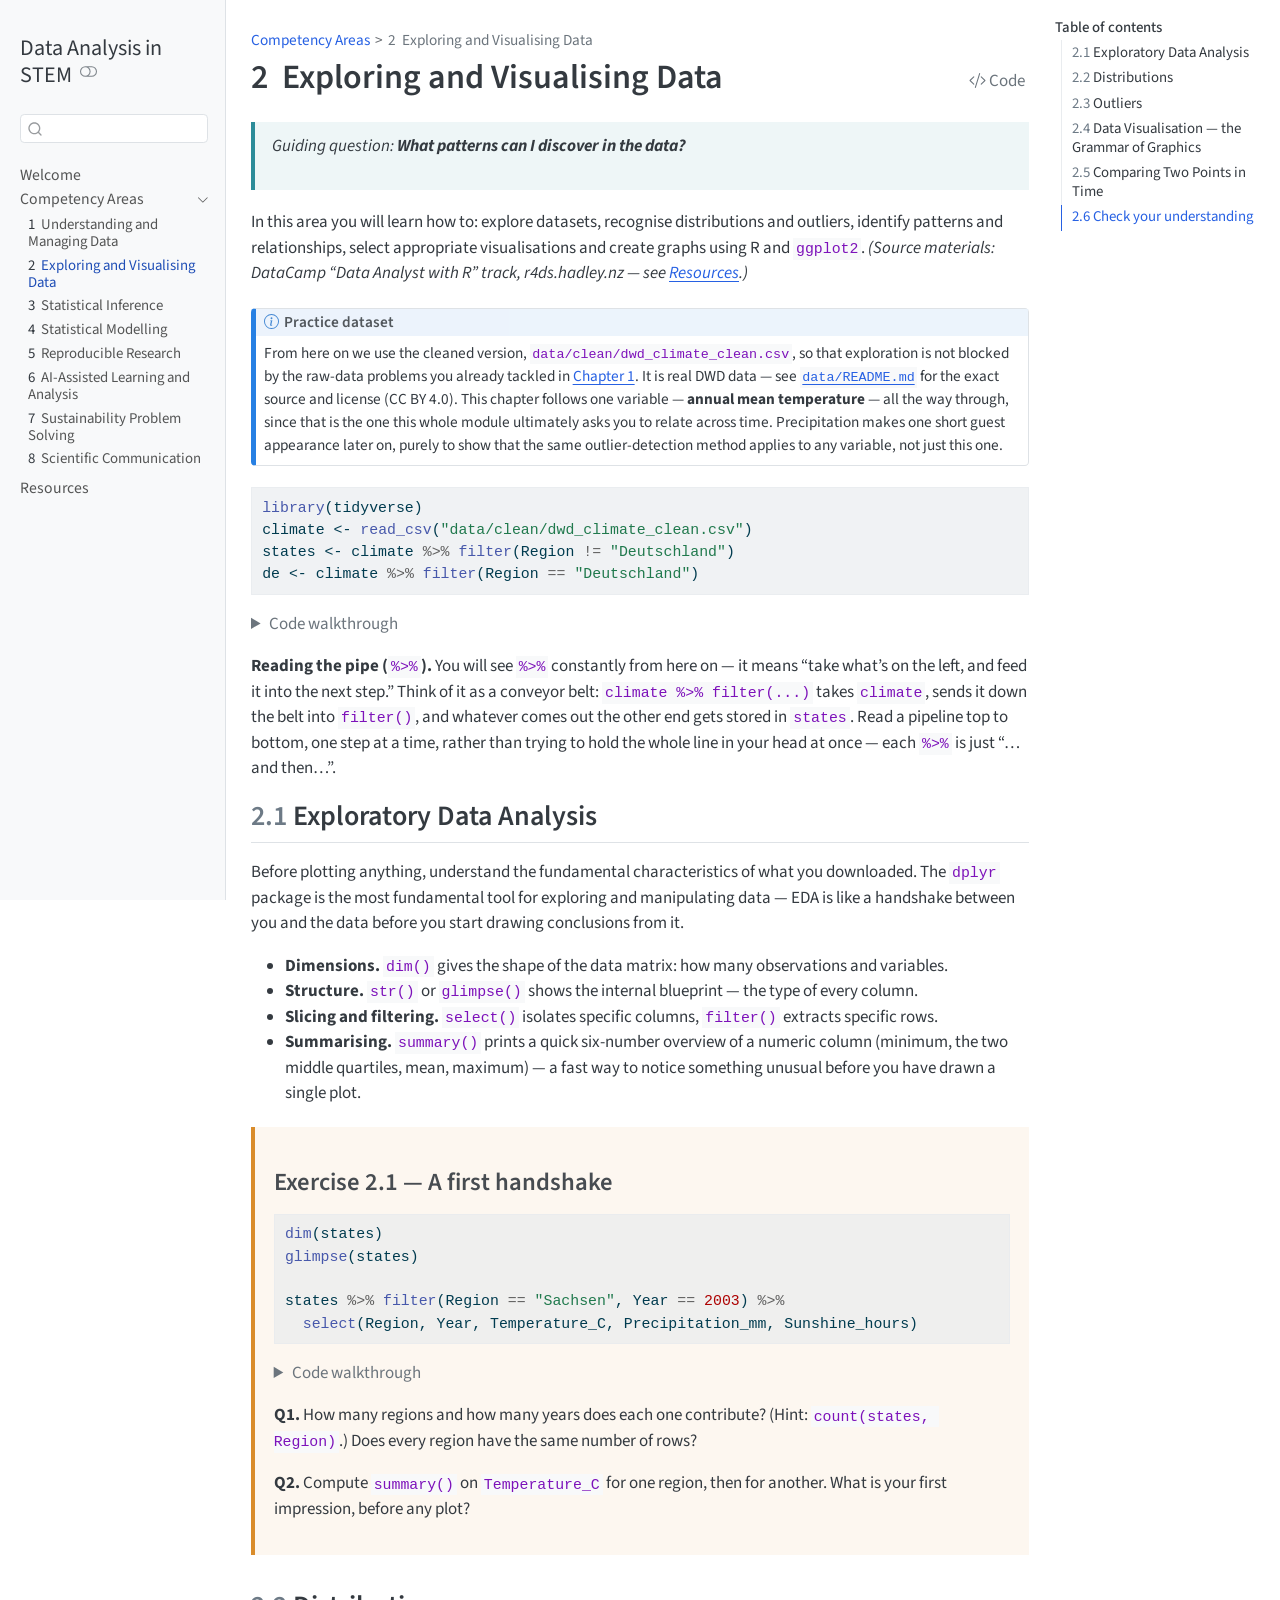
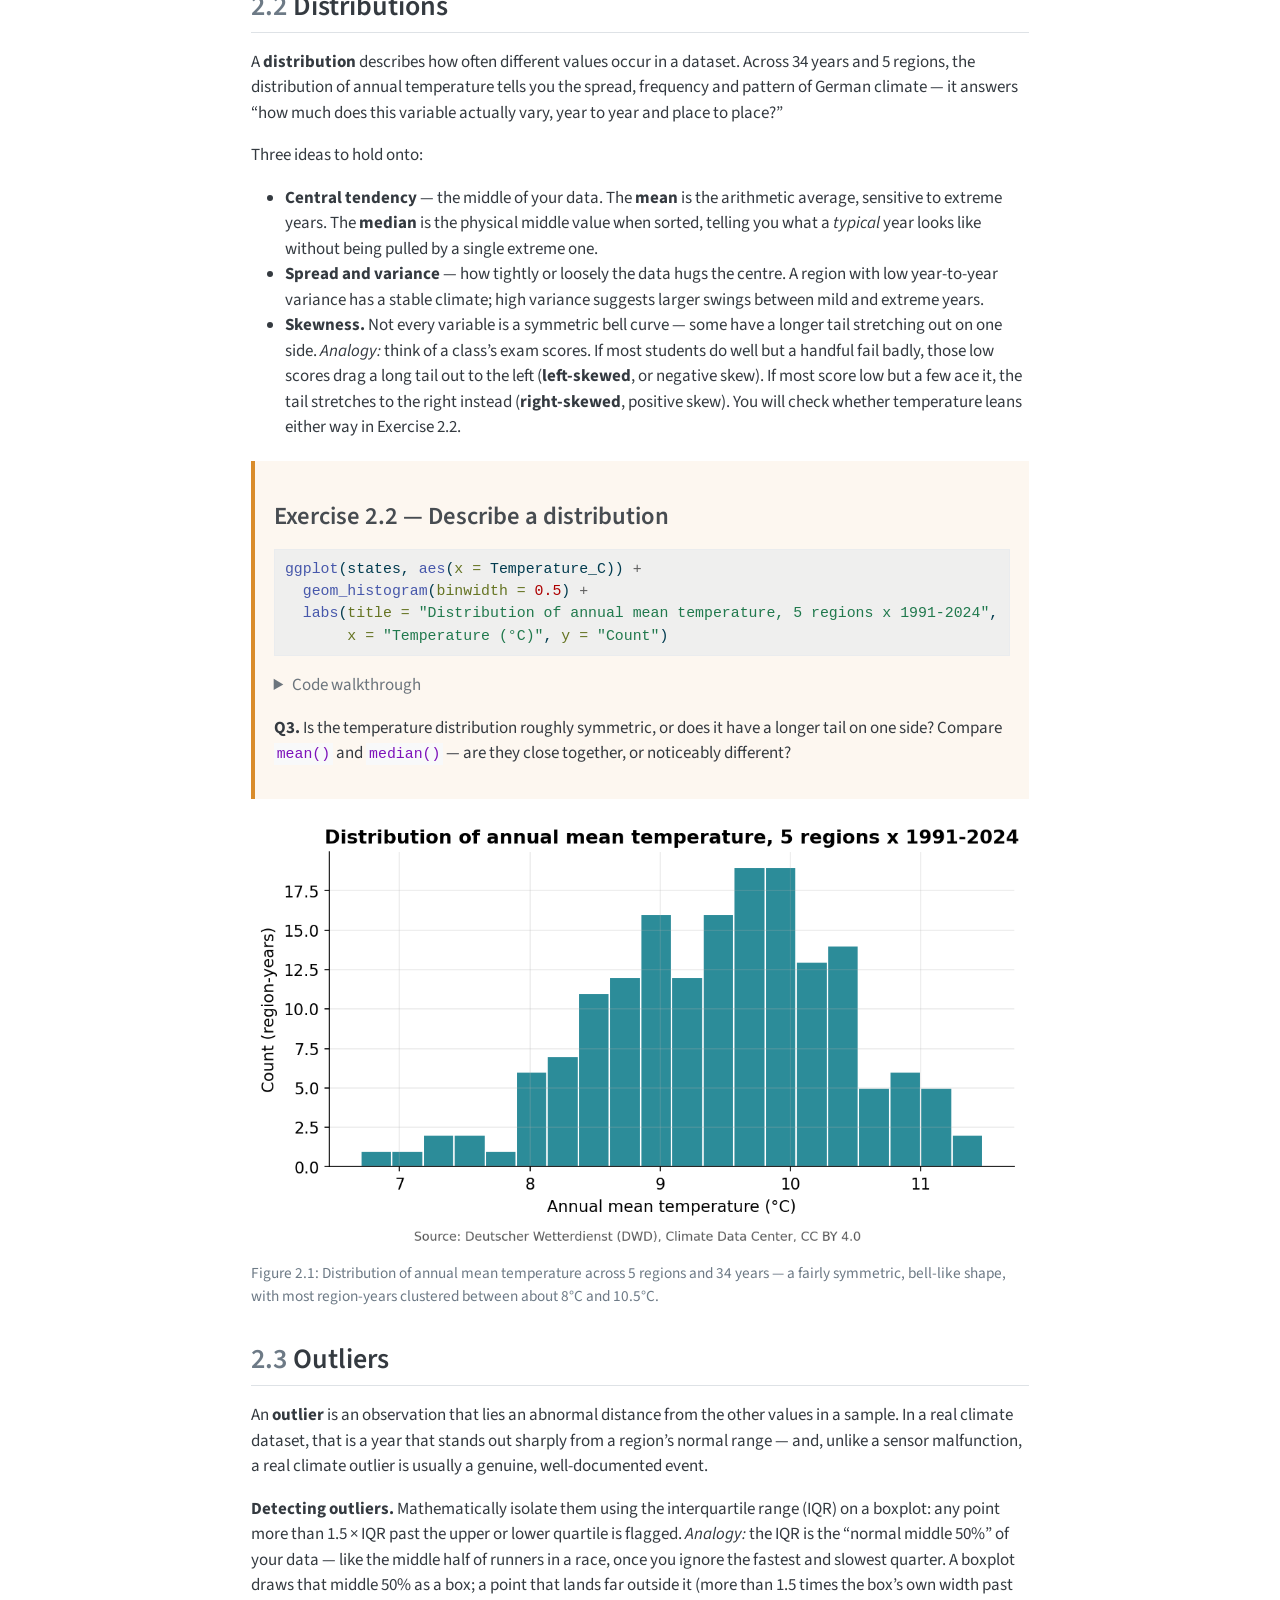
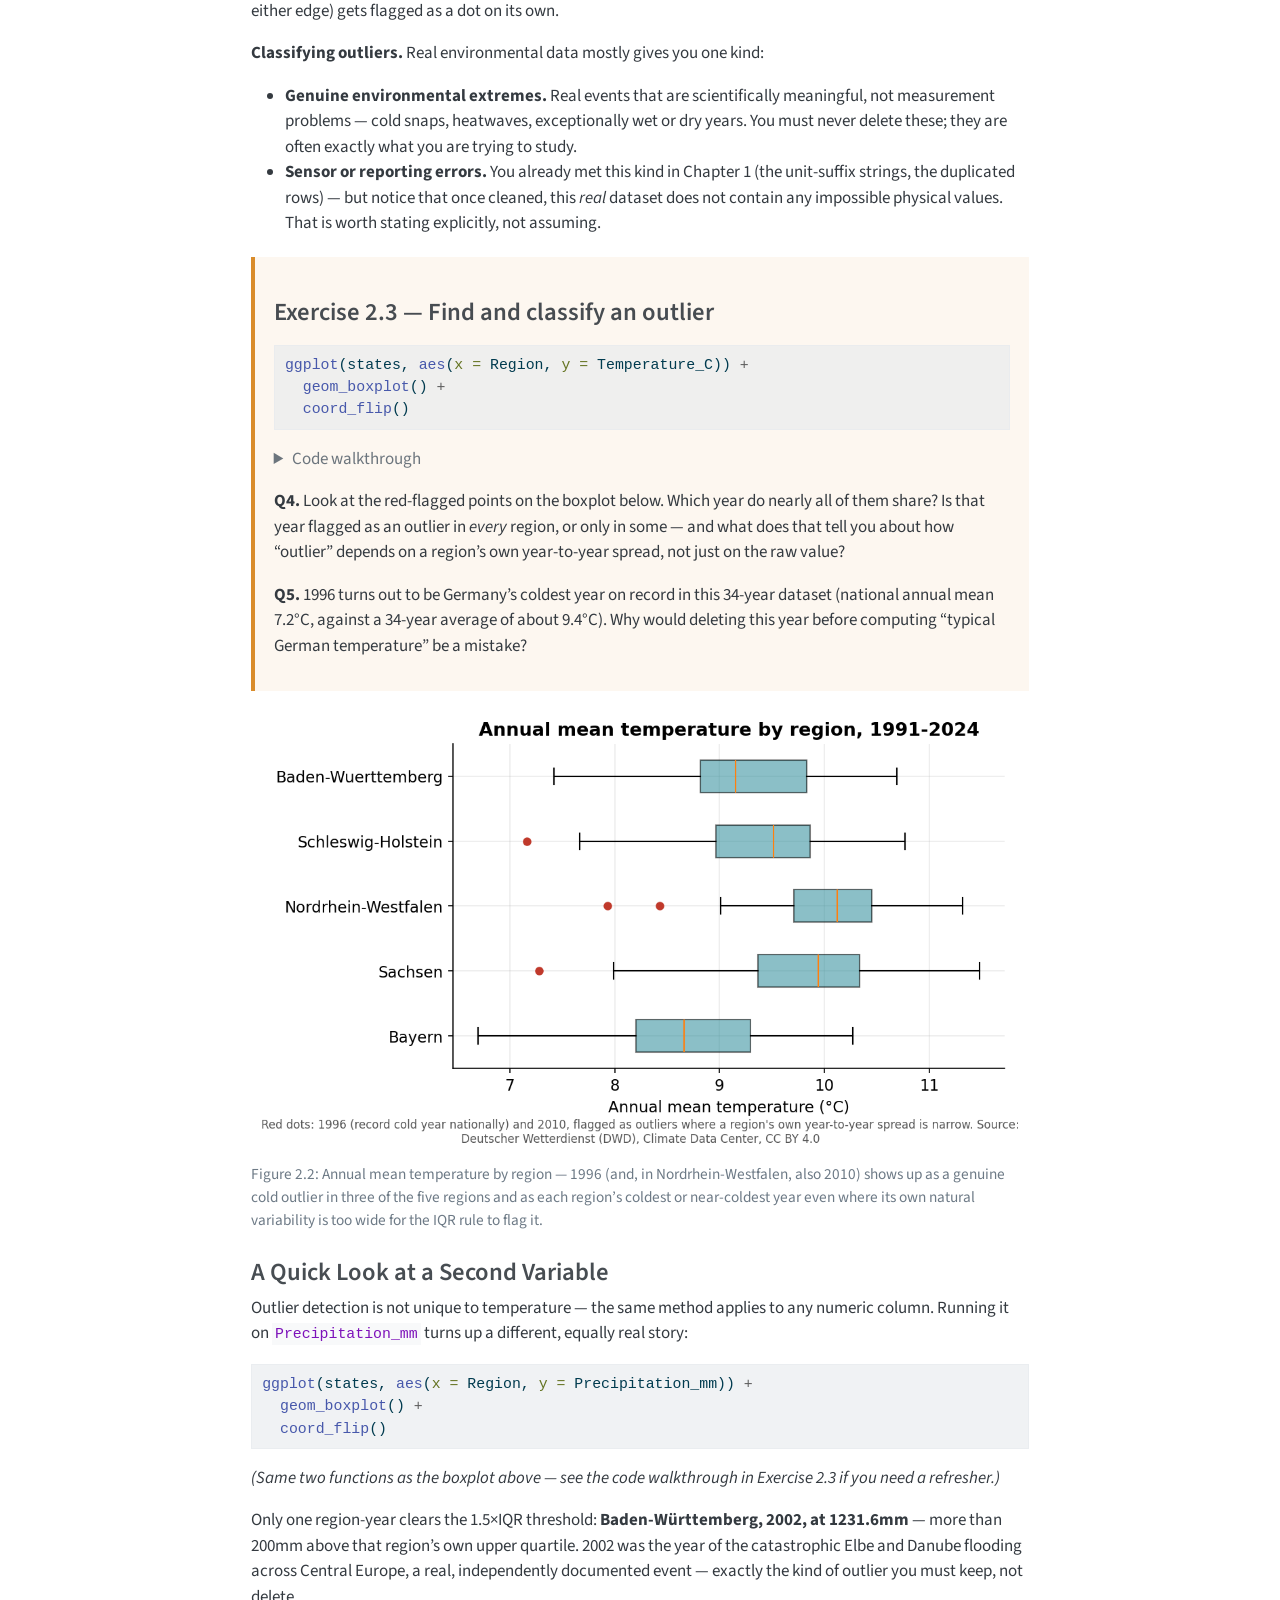
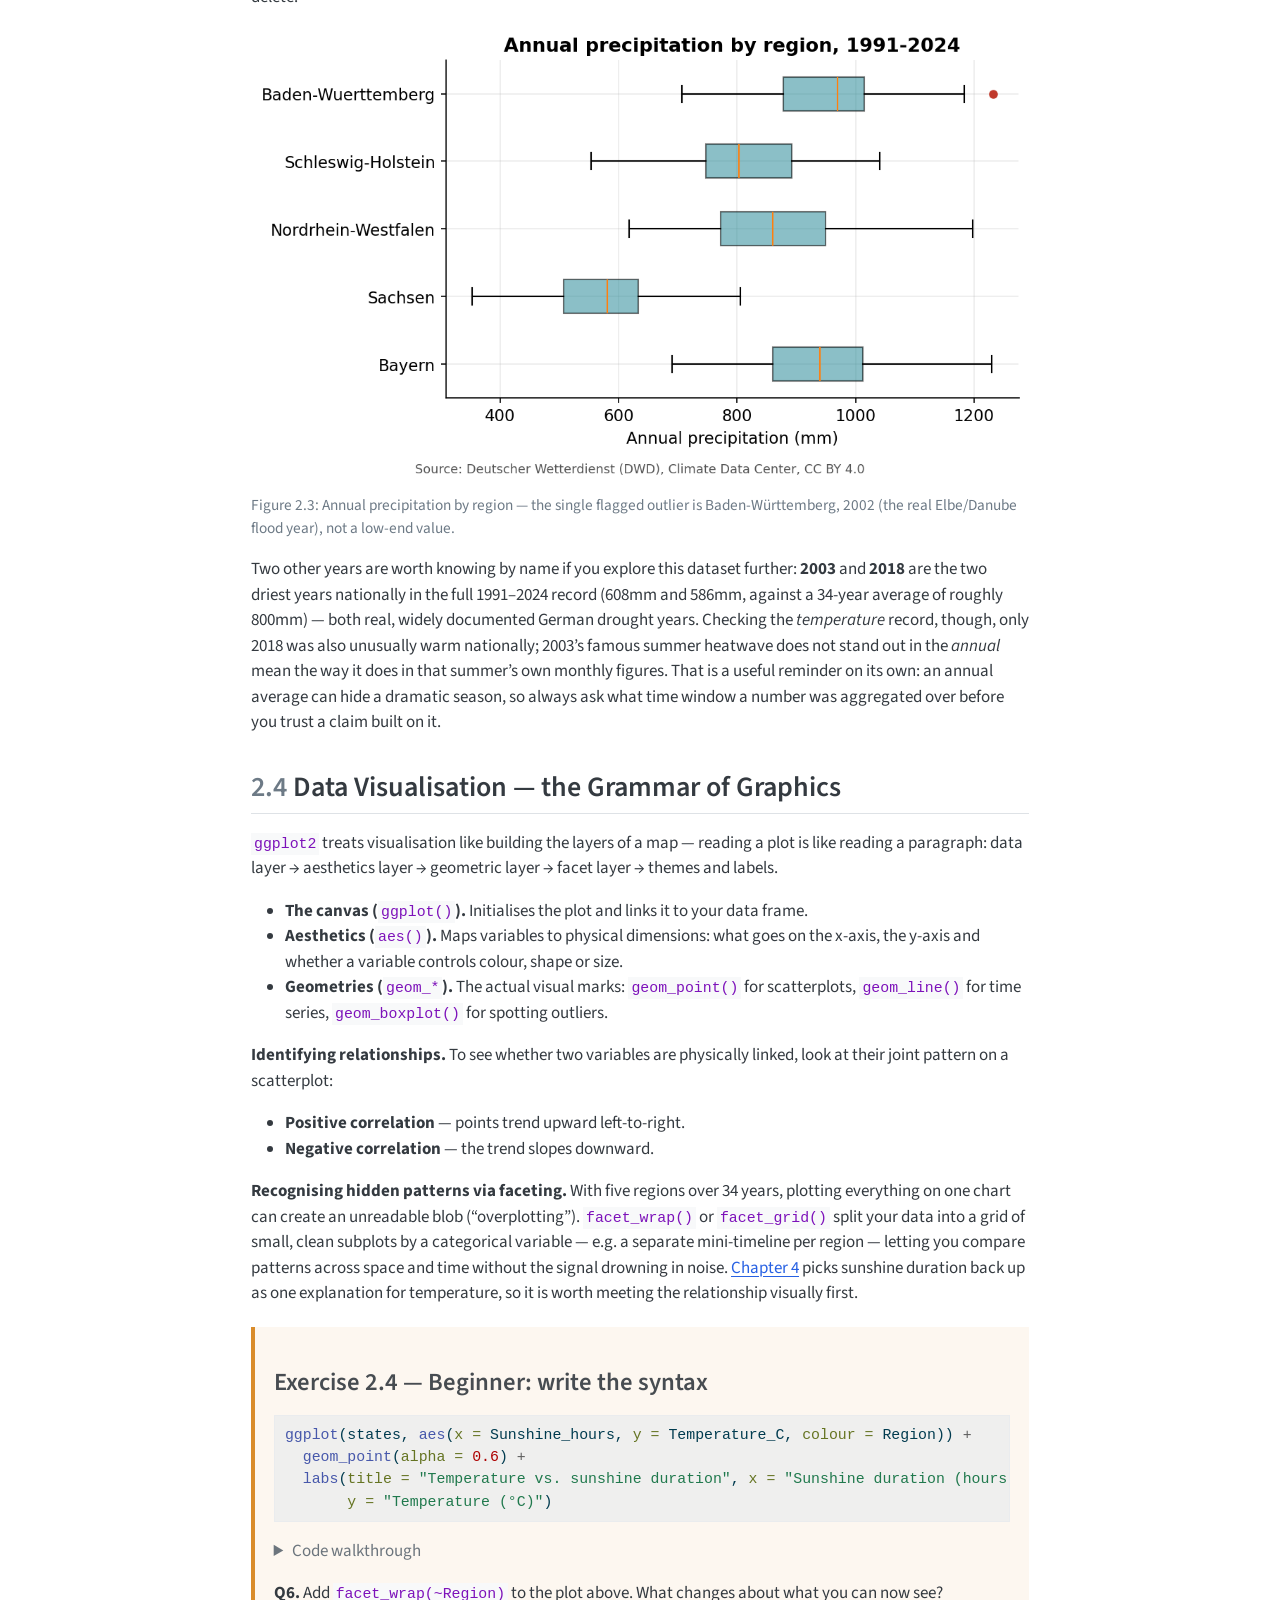
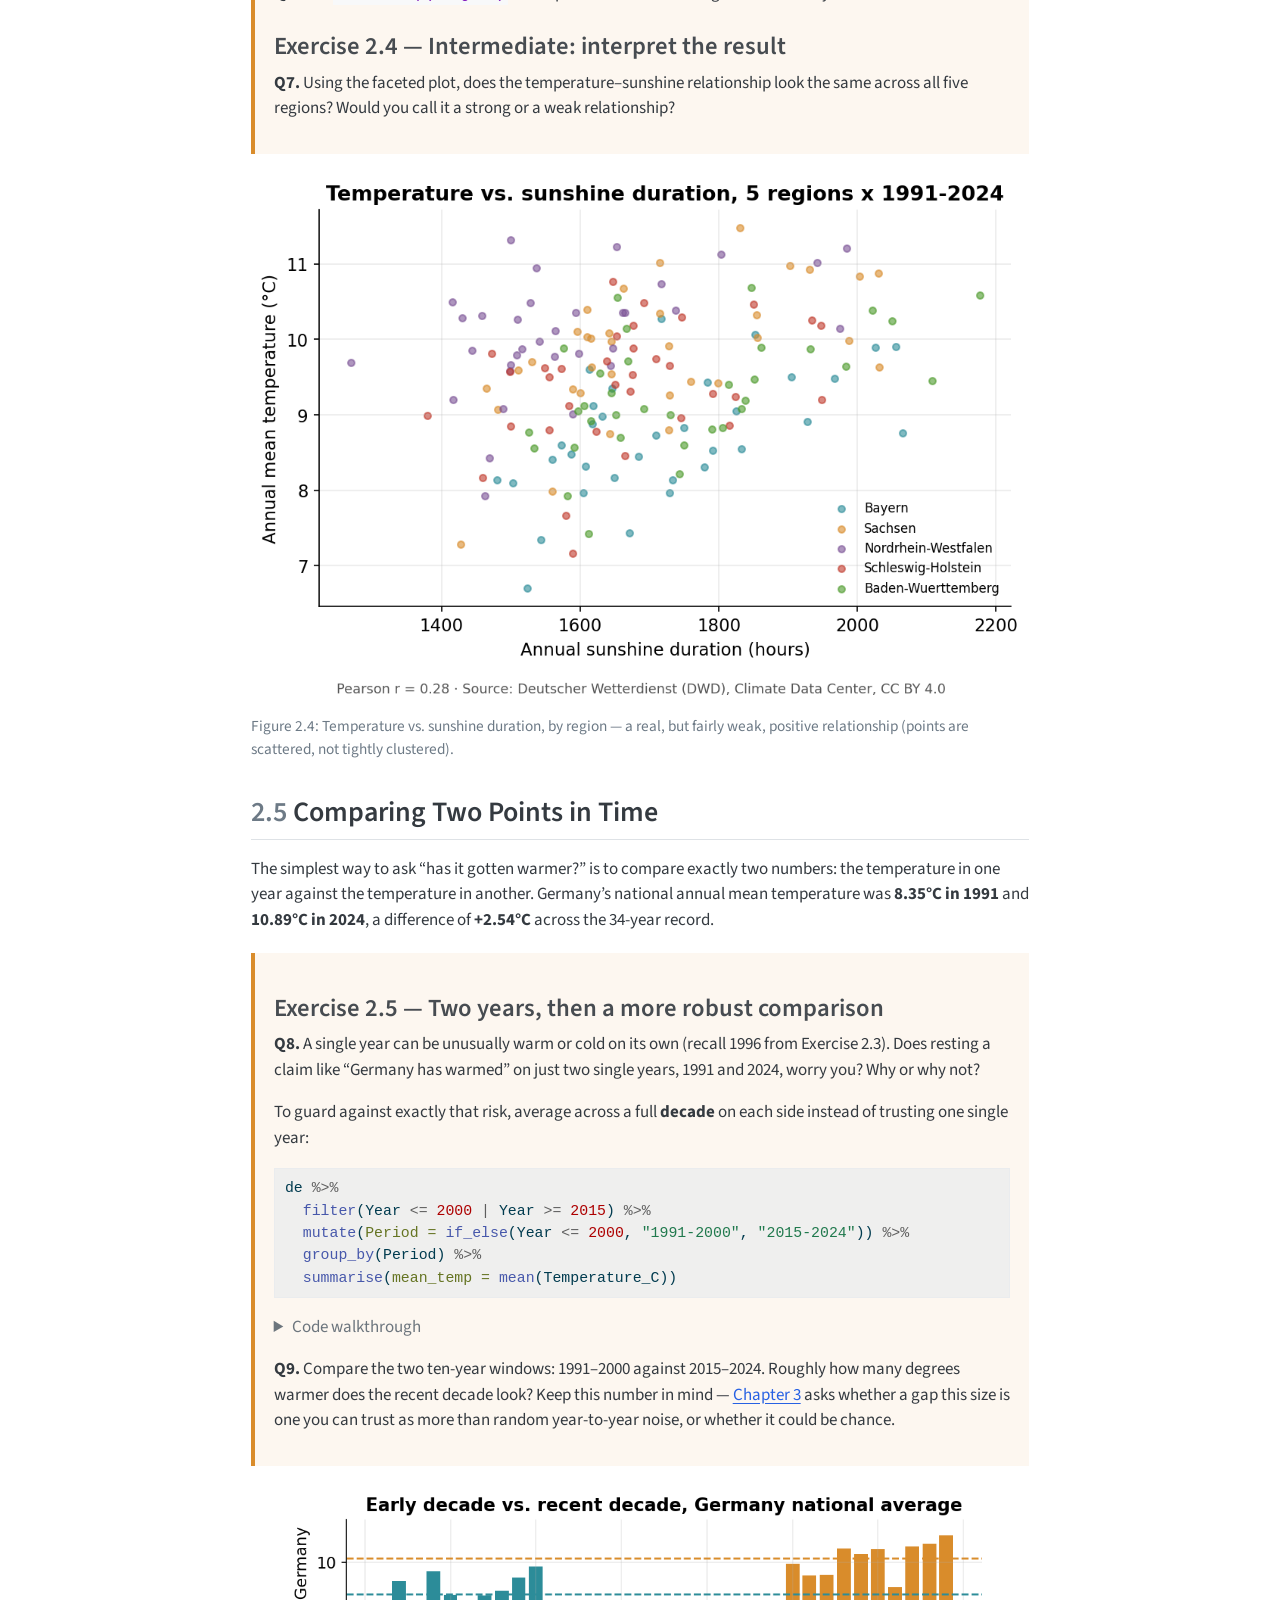
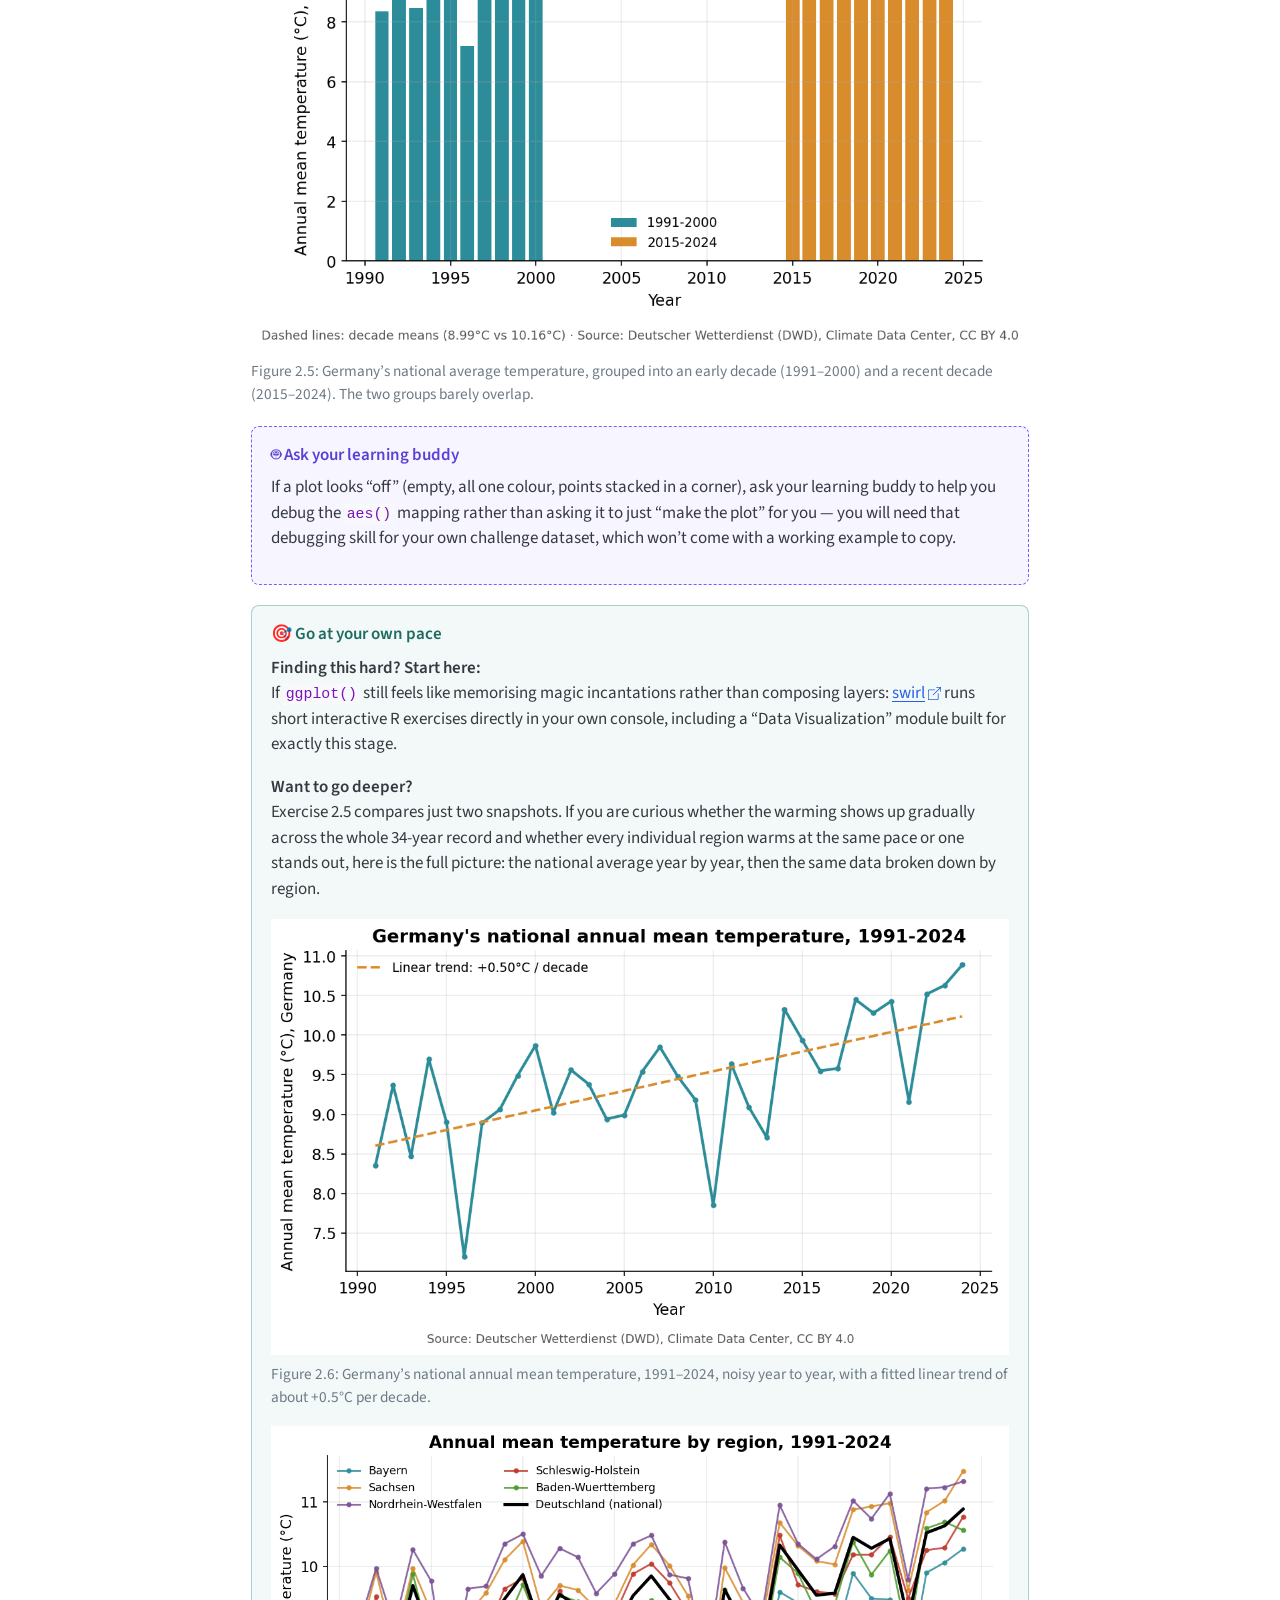
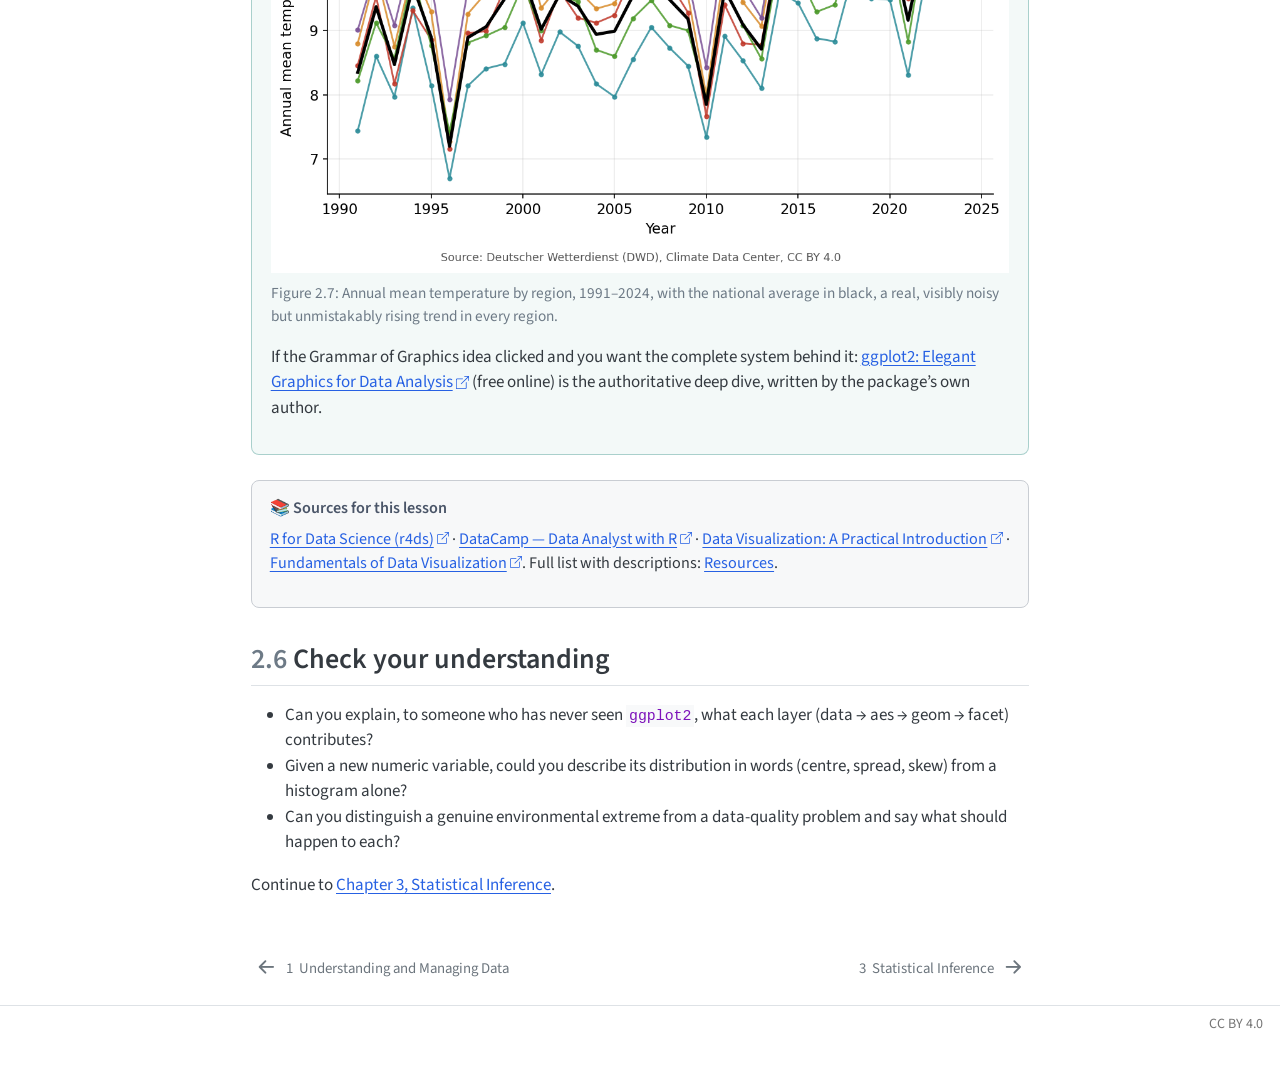
<file: docs/02-exploring-visualizing.html>
<!DOCTYPE html>
<html xmlns="http://www.w3.org/1999/xhtml" lang="en" xml:lang="en"><head>

<meta charset="utf-8">
<meta name="generator" content="quarto-1.6.42">

<meta name="viewport" content="width=device-width, initial-scale=1.0, user-scalable=yes">


<title>2&nbsp; Exploring and Visualising Data – Data Analysis in STEM</title>
<style>
code{white-space: pre-wrap;}
span.smallcaps{font-variant: small-caps;}
div.columns{display: flex; gap: min(4vw, 1.5em);}
div.column{flex: auto; overflow-x: auto;}
div.hanging-indent{margin-left: 1.5em; text-indent: -1.5em;}
ul.task-list{list-style: none;}
ul.task-list li input[type="checkbox"] {
  width: 0.8em;
  margin: 0 0.8em 0.2em -1em; /* quarto-specific, see https://github.com/quarto-dev/quarto-cli/issues/4556 */ 
  vertical-align: middle;
}
/* CSS for syntax highlighting */
pre > code.sourceCode { white-space: pre; position: relative; }
pre > code.sourceCode > span { line-height: 1.25; }
pre > code.sourceCode > span:empty { height: 1.2em; }
.sourceCode { overflow: visible; }
code.sourceCode > span { color: inherit; text-decoration: inherit; }
div.sourceCode { margin: 1em 0; }
pre.sourceCode { margin: 0; }
@media screen {
div.sourceCode { overflow: auto; }
}
@media print {
pre > code.sourceCode { white-space: pre-wrap; }
pre > code.sourceCode > span { display: inline-block; text-indent: -5em; padding-left: 5em; }
}
pre.numberSource code
  { counter-reset: source-line 0; }
pre.numberSource code > span
  { position: relative; left: -4em; counter-increment: source-line; }
pre.numberSource code > span > a:first-child::before
  { content: counter(source-line);
    position: relative; left: -1em; text-align: right; vertical-align: baseline;
    border: none; display: inline-block;
    -webkit-touch-callout: none; -webkit-user-select: none;
    -khtml-user-select: none; -moz-user-select: none;
    -ms-user-select: none; user-select: none;
    padding: 0 4px; width: 4em;
  }
pre.numberSource { margin-left: 3em;  padding-left: 4px; }
div.sourceCode
  {   }
@media screen {
pre > code.sourceCode > span > a:first-child::before { text-decoration: underline; }
}
</style>


<script src="site_libs/quarto-nav/quarto-nav.js"></script>
<script src="site_libs/quarto-nav/headroom.min.js"></script>
<script src="site_libs/clipboard/clipboard.min.js"></script>
<script src="site_libs/quarto-search/autocomplete.umd.js"></script>
<script src="site_libs/quarto-search/fuse.min.js"></script>
<script src="site_libs/quarto-search/quarto-search.js"></script>
<meta name="quarto:offset" content="./">
<link href="./03-statistical-inference.html" rel="next">
<link href="./01-understanding-data.html" rel="prev">
<script src="site_libs/quarto-html/quarto.js"></script>
<script src="site_libs/quarto-html/popper.min.js"></script>
<script src="site_libs/quarto-html/tippy.umd.min.js"></script>
<script src="site_libs/quarto-html/anchor.min.js"></script>
<link href="site_libs/quarto-html/tippy.css" rel="stylesheet">
<link href="site_libs/quarto-html/quarto-syntax-highlighting-2f5df379a58b258e96c21c0638c20c03.css" rel="stylesheet" class="quarto-color-scheme" id="quarto-text-highlighting-styles">
<link href="site_libs/quarto-html/quarto-syntax-highlighting-dark-b53751a350365c71b6c909e95f209ed1.css" rel="prefetch" class="quarto-color-scheme quarto-color-alternate" id="quarto-text-highlighting-styles">
<script src="site_libs/bootstrap/bootstrap.min.js"></script>
<link href="site_libs/bootstrap/bootstrap-icons.css" rel="stylesheet">
<link href="site_libs/bootstrap/bootstrap-08731ecd0d226a52c85d4cd3313dadfd.min.css" rel="stylesheet" append-hash="true" class="quarto-color-scheme" id="quarto-bootstrap" data-mode="light">
<link href="site_libs/bootstrap/bootstrap-dark-2213e3bfb2ceb1e73a7d7364ae98b957.min.css" rel="prefetch" append-hash="true" class="quarto-color-scheme quarto-color-alternate" id="quarto-bootstrap" data-mode="dark">
<script id="quarto-search-options" type="application/json">{
  "location": "sidebar",
  "copy-button": false,
  "collapse-after": 3,
  "panel-placement": "start",
  "type": "textbox",
  "limit": 50,
  "keyboard-shortcut": [
    "f",
    "/",
    "s"
  ],
  "show-item-context": false,
  "language": {
    "search-no-results-text": "No results",
    "search-matching-documents-text": "matching documents",
    "search-copy-link-title": "Copy link to search",
    "search-hide-matches-text": "Hide additional matches",
    "search-more-match-text": "more match in this document",
    "search-more-matches-text": "more matches in this document",
    "search-clear-button-title": "Clear",
    "search-text-placeholder": "",
    "search-detached-cancel-button-title": "Cancel",
    "search-submit-button-title": "Submit",
    "search-label": "Search"
  }
}</script>
<style>html{ scroll-behavior: smooth; }</style>


<link rel="stylesheet" href="styles.css">
</head>

<body class="nav-sidebar docked">

<div id="quarto-search-results"></div>
  <header id="quarto-header" class="headroom fixed-top">
  <nav class="quarto-secondary-nav">
    <div class="container-fluid d-flex">
      <button type="button" class="quarto-btn-toggle btn" data-bs-toggle="collapse" role="button" data-bs-target=".quarto-sidebar-collapse-item" aria-controls="quarto-sidebar" aria-expanded="false" aria-label="Toggle sidebar navigation" onclick="if (window.quartoToggleHeadroom) { window.quartoToggleHeadroom(); }">
        <i class="bi bi-layout-text-sidebar-reverse"></i>
      </button>
        <nav class="quarto-page-breadcrumbs" aria-label="breadcrumb"><ol class="breadcrumb"><li class="breadcrumb-item"><a href="./01-understanding-data.html">Competency Areas</a></li><li class="breadcrumb-item"><a href="./02-exploring-visualizing.html"><span class="chapter-number">2</span>&nbsp; <span class="chapter-title">Exploring and Visualising Data</span></a></li></ol></nav>
        <a class="flex-grow-1" role="navigation" data-bs-toggle="collapse" data-bs-target=".quarto-sidebar-collapse-item" aria-controls="quarto-sidebar" aria-expanded="false" aria-label="Toggle sidebar navigation" onclick="if (window.quartoToggleHeadroom) { window.quartoToggleHeadroom(); }">      
        </a>
      <button type="button" class="btn quarto-search-button" aria-label="Search" onclick="window.quartoOpenSearch();">
        <i class="bi bi-search"></i>
      </button>
    </div>
  </nav>
</header>
<!-- content -->
<div id="quarto-content" class="quarto-container page-columns page-rows-contents page-layout-article">
<!-- sidebar -->
  <nav id="quarto-sidebar" class="sidebar collapse collapse-horizontal quarto-sidebar-collapse-item sidebar-navigation docked overflow-auto">
    <div class="pt-lg-2 mt-2 text-left sidebar-header">
    <div class="sidebar-title mb-0 py-0">
      <a href="./">Data Analysis in STEM</a> 
        <div class="sidebar-tools-main">
  <a href="" class="quarto-color-scheme-toggle quarto-navigation-tool  px-1" onclick="window.quartoToggleColorScheme(); return false;" title="Toggle dark mode"><i class="bi"></i></a>
</div>
    </div>
      </div>
        <div class="mt-2 flex-shrink-0 align-items-center">
        <div class="sidebar-search">
        <div id="quarto-search" class="" title="Search"></div>
        </div>
        </div>
    <div class="sidebar-menu-container"> 
    <ul class="list-unstyled mt-1">
        <li class="sidebar-item">
  <div class="sidebar-item-container"> 
  <a href="./index.html" class="sidebar-item-text sidebar-link">
 <span class="menu-text">Welcome</span></a>
  </div>
</li>
        <li class="sidebar-item sidebar-item-section">
      <div class="sidebar-item-container"> 
            <a class="sidebar-item-text sidebar-link text-start" data-bs-toggle="collapse" data-bs-target="#quarto-sidebar-section-1" role="navigation" aria-expanded="true">
 <span class="menu-text">Competency Areas</span></a>
          <a class="sidebar-item-toggle text-start" data-bs-toggle="collapse" data-bs-target="#quarto-sidebar-section-1" role="navigation" aria-expanded="true" aria-label="Toggle section">
            <i class="bi bi-chevron-right ms-2"></i>
          </a> 
      </div>
      <ul id="quarto-sidebar-section-1" class="collapse list-unstyled sidebar-section depth1 show">  
          <li class="sidebar-item">
  <div class="sidebar-item-container"> 
  <a href="./01-understanding-data.html" class="sidebar-item-text sidebar-link">
 <span class="menu-text"><span class="chapter-number">1</span>&nbsp; <span class="chapter-title">Understanding and Managing Data</span></span></a>
  </div>
</li>
          <li class="sidebar-item">
  <div class="sidebar-item-container"> 
  <a href="./02-exploring-visualizing.html" class="sidebar-item-text sidebar-link active">
 <span class="menu-text"><span class="chapter-number">2</span>&nbsp; <span class="chapter-title">Exploring and Visualising Data</span></span></a>
  </div>
</li>
          <li class="sidebar-item">
  <div class="sidebar-item-container"> 
  <a href="./03-statistical-inference.html" class="sidebar-item-text sidebar-link">
 <span class="menu-text"><span class="chapter-number">3</span>&nbsp; <span class="chapter-title">Statistical Inference</span></span></a>
  </div>
</li>
          <li class="sidebar-item">
  <div class="sidebar-item-container"> 
  <a href="./04-statistical-modelling.html" class="sidebar-item-text sidebar-link">
 <span class="menu-text"><span class="chapter-number">4</span>&nbsp; <span class="chapter-title">Statistical Modelling</span></span></a>
  </div>
</li>
          <li class="sidebar-item">
  <div class="sidebar-item-container"> 
  <a href="./05-reproducible-research.html" class="sidebar-item-text sidebar-link">
 <span class="menu-text"><span class="chapter-number">5</span>&nbsp; <span class="chapter-title">Reproducible Research</span></span></a>
  </div>
</li>
          <li class="sidebar-item">
  <div class="sidebar-item-container"> 
  <a href="./06-ai-assisted-learning.html" class="sidebar-item-text sidebar-link">
 <span class="menu-text"><span class="chapter-number">6</span>&nbsp; <span class="chapter-title">AI-Assisted Learning and Analysis</span></span></a>
  </div>
</li>
          <li class="sidebar-item">
  <div class="sidebar-item-container"> 
  <a href="./07-sustainability-problem-solving.html" class="sidebar-item-text sidebar-link">
 <span class="menu-text"><span class="chapter-number">7</span>&nbsp; <span class="chapter-title">Sustainability Problem Solving</span></span></a>
  </div>
</li>
          <li class="sidebar-item">
  <div class="sidebar-item-container"> 
  <a href="./08-scientific-communication.html" class="sidebar-item-text sidebar-link">
 <span class="menu-text"><span class="chapter-number">8</span>&nbsp; <span class="chapter-title">Scientific Communication</span></span></a>
  </div>
</li>
      </ul>
  </li>
        <li class="sidebar-item">
  <div class="sidebar-item-container"> 
  <a href="./resources.html" class="sidebar-item-text sidebar-link">
 <span class="menu-text">Resources</span></a>
  </div>
</li>
    </ul>
    </div>
</nav>
<div id="quarto-sidebar-glass" class="quarto-sidebar-collapse-item" data-bs-toggle="collapse" data-bs-target=".quarto-sidebar-collapse-item"></div>
<!-- margin-sidebar -->
    <div id="quarto-margin-sidebar" class="sidebar margin-sidebar">
        <nav id="TOC" role="doc-toc" class="toc-active">
    <h2 id="toc-title">Table of contents</h2>
   
  <ul>
  <li><a href="#exploratory-data-analysis" id="toc-exploratory-data-analysis" class="nav-link active" data-scroll-target="#exploratory-data-analysis"><span class="header-section-number">2.1</span> Exploratory Data Analysis</a>
  <ul class="collapse">
  <li><a href="#exercise-2.1-a-first-handshake" id="toc-exercise-2.1-a-first-handshake" class="nav-link" data-scroll-target="#exercise-2.1-a-first-handshake">Exercise 2.1 — A first handshake</a></li>
  </ul></li>
  <li><a href="#distributions" id="toc-distributions" class="nav-link" data-scroll-target="#distributions"><span class="header-section-number">2.2</span> Distributions</a>
  <ul class="collapse">
  <li><a href="#exercise-2.2-describe-a-distribution" id="toc-exercise-2.2-describe-a-distribution" class="nav-link" data-scroll-target="#exercise-2.2-describe-a-distribution">Exercise 2.2 — Describe a distribution</a></li>
  </ul></li>
  <li><a href="#outliers" id="toc-outliers" class="nav-link" data-scroll-target="#outliers"><span class="header-section-number">2.3</span> Outliers</a>
  <ul class="collapse">
  <li><a href="#exercise-2.3-find-and-classify-an-outlier" id="toc-exercise-2.3-find-and-classify-an-outlier" class="nav-link" data-scroll-target="#exercise-2.3-find-and-classify-an-outlier">Exercise 2.3 — Find and classify an outlier</a></li>
  <li><a href="#a-quick-look-at-a-second-variable" id="toc-a-quick-look-at-a-second-variable" class="nav-link" data-scroll-target="#a-quick-look-at-a-second-variable">A Quick Look at a Second Variable</a></li>
  </ul></li>
  <li><a href="#data-visualisation-the-grammar-of-graphics" id="toc-data-visualisation-the-grammar-of-graphics" class="nav-link" data-scroll-target="#data-visualisation-the-grammar-of-graphics"><span class="header-section-number">2.4</span> Data Visualisation — the Grammar of Graphics</a></li>
  <li><a href="#comparing-two-points-in-time" id="toc-comparing-two-points-in-time" class="nav-link" data-scroll-target="#comparing-two-points-in-time"><span class="header-section-number">2.5</span> Comparing Two Points in Time</a>
  <ul class="collapse">
  <li><a href="#exercise-2.5-two-years-then-a-more-robust-comparison" id="toc-exercise-2.5-two-years-then-a-more-robust-comparison" class="nav-link" data-scroll-target="#exercise-2.5-two-years-then-a-more-robust-comparison">Exercise 2.5 — Two years, then a more robust comparison</a></li>
  </ul></li>
  <li><a href="#check-your-understanding" id="toc-check-your-understanding" class="nav-link" data-scroll-target="#check-your-understanding"><span class="header-section-number">2.6</span> Check your understanding</a></li>
  </ul>
</nav>
    </div>
<!-- main -->
<main class="content" id="quarto-document-content">

<header id="title-block-header" class="quarto-title-block default"><nav class="quarto-page-breadcrumbs quarto-title-breadcrumbs d-none d-lg-block" aria-label="breadcrumb"><ol class="breadcrumb"><li class="breadcrumb-item"><a href="./01-understanding-data.html">Competency Areas</a></li><li class="breadcrumb-item"><a href="./02-exploring-visualizing.html"><span class="chapter-number">2</span>&nbsp; <span class="chapter-title">Exploring and Visualising Data</span></a></li></ol></nav>
<div class="quarto-title">
<div class="quarto-title-block"><div><h1 class="title"><span id="sec-exploring-visualizing" class="quarto-section-identifier"><span class="chapter-number">2</span>&nbsp; <span class="chapter-title">Exploring and Visualising Data</span></span></h1><button type="button" class="btn code-tools-button" id="quarto-code-tools-source"><i class="bi"></i> Code</button></div></div>
</div>



<div class="quarto-title-meta">

    
  
    
  </div>
  


</header>


<div class="guiding-question">
<p>Guiding question: <strong>What patterns can I discover in the data?</strong></p>
</div>
<p>In this area you will learn how to: explore datasets, recognise distributions and outliers, identify patterns and relationships, select appropriate visualisations and create graphs using R and <code>ggplot2</code>. <em>(Source materials: DataCamp “Data Analyst with R” track, r4ds.hadley.nz — see <a href="./resources.html">Resources</a>.)</em></p>
<div class="callout callout-style-default callout-note callout-titled">
<div class="callout-header d-flex align-content-center">
<div class="callout-icon-container">
<i class="callout-icon"></i>
</div>
<div class="callout-title-container flex-fill">
Practice dataset
</div>
</div>
<div class="callout-body-container callout-body">
<p>From here on we use the cleaned version, <code>data/clean/dwd_climate_clean.csv</code>, so that exploration is not blocked by the raw-data problems you already tackled in <a href="./01-understanding-data.html">Chapter 1</a>. It is real DWD data — see <a href="data/README.md"><code>data/README.md</code></a> for the exact source and license (CC BY 4.0). This chapter follows one variable — <strong>annual mean temperature</strong> — all the way through, since that is the one this whole module ultimately asks you to relate across time. Precipitation makes one short guest appearance later on, purely to show that the same outlier-detection method applies to any variable, not just this one.</p>
</div>
</div>
<div class="sourceCode" id="cb1"><pre class="sourceCode r code-with-copy"><code class="sourceCode r"><span id="cb1-1"><a href="#cb1-1" aria-hidden="true" tabindex="-1"></a><span class="fu">library</span>(tidyverse)</span>
<span id="cb1-2"><a href="#cb1-2" aria-hidden="true" tabindex="-1"></a>climate <span class="ot">&lt;-</span> <span class="fu">read_csv</span>(<span class="st">"data/clean/dwd_climate_clean.csv"</span>)</span>
<span id="cb1-3"><a href="#cb1-3" aria-hidden="true" tabindex="-1"></a>states <span class="ot">&lt;-</span> climate <span class="sc">%&gt;%</span> <span class="fu">filter</span>(Region <span class="sc">!=</span> <span class="st">"Deutschland"</span>)</span>
<span id="cb1-4"><a href="#cb1-4" aria-hidden="true" tabindex="-1"></a>de <span class="ot">&lt;-</span> climate <span class="sc">%&gt;%</span> <span class="fu">filter</span>(Region <span class="sc">==</span> <span class="st">"Deutschland"</span>)</span></code><button title="Copy to Clipboard" class="code-copy-button"><i class="bi"></i></button></pre></div>
<details>
<summary>
Code walkthrough
</summary>
<ul>
<li><code>states</code> — the 5 regions, excluding the national series.</li>
<li><code>de</code> — the national series alone (<code>"Deutschland"</code> = Germany).</li>
</ul>
</details>
<p><strong>Reading the pipe (<code>%&gt;%</code>).</strong> You will see <code>%&gt;%</code> constantly from here on — it means “take what’s on the left, and feed it into the next step.” Think of it as a conveyor belt: <code>climate %&gt;% filter(...)</code> takes <code>climate</code>, sends it down the belt into <code>filter()</code>, and whatever comes out the other end gets stored in <code>states</code>. Read a pipeline top to bottom, one step at a time, rather than trying to hold the whole line in your head at once — each <code>%&gt;%</code> is just “…and then…”.</p>
<section id="exploratory-data-analysis" class="level2" data-number="2.1">
<h2 data-number="2.1" class="anchored" data-anchor-id="exploratory-data-analysis"><span class="header-section-number">2.1</span> Exploratory Data Analysis</h2>
<p>Before plotting anything, understand the fundamental characteristics of what you downloaded. The <code>dplyr</code> package is the most fundamental tool for exploring and manipulating data — EDA is like a handshake between you and the data before you start drawing conclusions from it.</p>
<ul>
<li><strong>Dimensions.</strong> <code>dim()</code> gives the shape of the data matrix: how many observations and variables.</li>
<li><strong>Structure.</strong> <code>str()</code> or <code>glimpse()</code> shows the internal blueprint — the type of every column.</li>
<li><strong>Slicing and filtering.</strong> <code>select()</code> isolates specific columns, <code>filter()</code> extracts specific rows.</li>
<li><strong>Summarising.</strong> <code>summary()</code> prints a quick six-number overview of a numeric column (minimum, the two middle quartiles, mean, maximum) — a fast way to notice something unusual before you have drawn a single plot.</li>
</ul>
<section id="exercise-2.1-a-first-handshake" class="level3 exercise-box">
<h3 class="anchored" data-anchor-id="exercise-2.1-a-first-handshake">Exercise 2.1 — A first handshake</h3>
<!-- Checks: get comfortable with the shape and structure of a new dataset before analysing it and pull out one specific row using `filter()`. -->
<div class="sourceCode" id="cb2"><pre class="sourceCode r code-with-copy"><code class="sourceCode r"><span id="cb2-1"><a href="#cb2-1" aria-hidden="true" tabindex="-1"></a><span class="fu">dim</span>(states)</span>
<span id="cb2-2"><a href="#cb2-2" aria-hidden="true" tabindex="-1"></a><span class="fu">glimpse</span>(states)</span>
<span id="cb2-3"><a href="#cb2-3" aria-hidden="true" tabindex="-1"></a></span>
<span id="cb2-4"><a href="#cb2-4" aria-hidden="true" tabindex="-1"></a>states <span class="sc">%&gt;%</span> <span class="fu">filter</span>(Region <span class="sc">==</span> <span class="st">"Sachsen"</span>, Year <span class="sc">==</span> <span class="dv">2003</span>) <span class="sc">%&gt;%</span></span>
<span id="cb2-5"><a href="#cb2-5" aria-hidden="true" tabindex="-1"></a>  <span class="fu">select</span>(Region, Year, Temperature_C, Precipitation_mm, Sunshine_hours)</span></code><button title="Copy to Clipboard" class="code-copy-button"><i class="bi"></i></button></pre></div>
<details>
<summary>
Code walkthrough
</summary>
<ul>
<li><code>dim(states)</code> — rows × columns: how many observations, how many variables.</li>
<li><code>glimpse(states)</code> — every column’s name, type and first few values, at a glance.</li>
<li><code>filter(Region == "Sachsen", Year == 2003)</code> — keeps only the row(s) matching <em>both</em> conditions (a comma inside <code>filter()</code> means “and”).</li>
<li><code>select(...)</code> — keeps only the listed columns and drops the rest.</li>
</ul>
</details>
<p><strong>Q1.</strong> How many regions and how many years does each one contribute? (Hint: <code>count(states, Region)</code>.) Does every region have the same number of rows?</p>
<p><strong>Q2.</strong> Compute <code>summary()</code> on <code>Temperature_C</code> for one region, then for another. What is your first impression, before any plot?</p>
</section>
</section>
<section id="distributions" class="level2" data-number="2.2">
<h2 data-number="2.2" class="anchored" data-anchor-id="distributions"><span class="header-section-number">2.2</span> Distributions</h2>
<p>A <strong>distribution</strong> describes how often different values occur in a dataset. Across 34 years and 5 regions, the distribution of annual temperature tells you the spread, frequency and pattern of German climate — it answers “how much does this variable actually vary, year to year and place to place?”</p>
<p>Three ideas to hold onto:</p>
<ul>
<li><strong>Central tendency</strong> — the middle of your data. The <strong>mean</strong> is the arithmetic average, sensitive to extreme years. The <strong>median</strong> is the physical middle value when sorted, telling you what a <em>typical</em> year looks like without being pulled by a single extreme one.</li>
<li><strong>Spread and variance</strong> — how tightly or loosely the data hugs the centre. A region with low year-to-year variance has a stable climate; high variance suggests larger swings between mild and extreme years.</li>
<li><strong>Skewness.</strong> Not every variable is a symmetric bell curve — some have a longer tail stretching out on one side. <em>Analogy:</em> think of a class’s exam scores. If most students do well but a handful fail badly, those low scores drag a long tail out to the left (<strong>left-skewed</strong>, or negative skew). If most score low but a few ace it, the tail stretches to the right instead (<strong>right-skewed</strong>, positive skew). You will check whether temperature leans either way in Exercise 2.2.</li>
</ul>
<section id="exercise-2.2-describe-a-distribution" class="level3 exercise-box">
<h3 class="anchored" data-anchor-id="exercise-2.2-describe-a-distribution">Exercise 2.2 — Describe a distribution</h3>
<!-- Checks: read the shape, centre and spread of a distribution from a histogram alone, without running a formal test. -->
<div class="sourceCode" id="cb3"><pre class="sourceCode r code-with-copy"><code class="sourceCode r"><span id="cb3-1"><a href="#cb3-1" aria-hidden="true" tabindex="-1"></a><span class="fu">ggplot</span>(states, <span class="fu">aes</span>(<span class="at">x =</span> Temperature_C)) <span class="sc">+</span></span>
<span id="cb3-2"><a href="#cb3-2" aria-hidden="true" tabindex="-1"></a>  <span class="fu">geom_histogram</span>(<span class="at">binwidth =</span> <span class="fl">0.5</span>) <span class="sc">+</span></span>
<span id="cb3-3"><a href="#cb3-3" aria-hidden="true" tabindex="-1"></a>  <span class="fu">labs</span>(<span class="at">title =</span> <span class="st">"Distribution of annual mean temperature, 5 regions x 1991-2024"</span>,</span>
<span id="cb3-4"><a href="#cb3-4" aria-hidden="true" tabindex="-1"></a>       <span class="at">x =</span> <span class="st">"Temperature (°C)"</span>, <span class="at">y =</span> <span class="st">"Count"</span>)</span></code><button title="Copy to Clipboard" class="code-copy-button"><i class="bi"></i></button></pre></div>
<details>
<summary>
Code walkthrough
</summary>
<ul>
<li><code>binwidth = 0.5</code> — width of each histogram bar, in °C. Try 0.2 or 1 to see how the shape of the histogram changes.</li>
</ul>
</details>
<p><strong>Q3.</strong> Is the temperature distribution roughly symmetric, or does it have a longer tail on one side? Compare <code>mean()</code> and <code>median()</code> — are they close together, or noticeably different?</p>
</section>
<div id="fig-temp-distribution" class="quarto-float quarto-figure quarto-figure-center anchored" alt="Histogram of annual mean temperature in degrees Celsius, pooled across five German regions and the years 1991 to 2024. The distribution is roughly bell-shaped and centred around 9 to 9.5 degrees Celsius.">
<figure class="quarto-float quarto-float-fig figure">
<div aria-describedby="fig-temp-distribution-caption-0ceaefa1-69ba-4598-a22c-09a6ac19f8ca">
<img src="images/fig-temp-distribution.png" class="img-fluid figure-img" alt="Histogram of annual mean temperature in degrees Celsius, pooled across five German regions and the years 1991 to 2024. The distribution is roughly bell-shaped and centred around 9 to 9.5 degrees Celsius.">
</div>
<figcaption class="quarto-float-caption-bottom quarto-float-caption quarto-float-fig" id="fig-temp-distribution-caption-0ceaefa1-69ba-4598-a22c-09a6ac19f8ca">
Figure&nbsp;2.1: Distribution of annual mean temperature across 5 regions and 34 years — a fairly symmetric, bell-like shape, with most region-years clustered between about 8°C and 10.5°C.
</figcaption>
</figure>
</div>
</section>
<section id="outliers" class="level2" data-number="2.3">
<h2 data-number="2.3" class="anchored" data-anchor-id="outliers"><span class="header-section-number">2.3</span> Outliers</h2>
<p>An <strong>outlier</strong> is an observation that lies an abnormal distance from the other values in a sample. In a real climate dataset, that is a year that stands out sharply from a region’s normal range — and, unlike a sensor malfunction, a real climate outlier is usually a genuine, well-documented event.</p>
<p><strong>Detecting outliers.</strong> Mathematically isolate them using the interquartile range (IQR) on a boxplot: any point more than 1.5 × IQR past the upper or lower quartile is flagged. <em>Analogy:</em> the IQR is the “normal middle 50%” of your data — like the middle half of runners in a race, once you ignore the fastest and slowest quarter. A boxplot draws that middle 50% as a box; a point that lands far outside it (more than 1.5 times the box’s own width past either edge) gets flagged as a dot on its own.</p>
<p><strong>Classifying outliers.</strong> Real environmental data mostly gives you one kind:</p>
<ul>
<li><strong>Genuine environmental extremes.</strong> Real events that are scientifically meaningful, not measurement problems — cold snaps, heatwaves, exceptionally wet or dry years. You must never delete these; they are often exactly what you are trying to study.</li>
<li><strong>Sensor or reporting errors.</strong> You already met this kind in Chapter 1 (the unit-suffix strings, the duplicated rows) — but notice that once cleaned, this <em>real</em> dataset does not contain any impossible physical values. That is worth stating explicitly, not assuming.</li>
</ul>
<section id="exercise-2.3-find-and-classify-an-outlier" class="level3 exercise-box">
<h3 class="anchored" data-anchor-id="exercise-2.3-find-and-classify-an-outlier">Exercise 2.3 — Find and classify an outlier</h3>
<!-- Checks: apply the IQR rule to flag a statistical outlier and correctly judge that a flagged point should be kept and explained, not silently deleted. -->
<div class="sourceCode" id="cb4"><pre class="sourceCode r code-with-copy"><code class="sourceCode r"><span id="cb4-1"><a href="#cb4-1" aria-hidden="true" tabindex="-1"></a><span class="fu">ggplot</span>(states, <span class="fu">aes</span>(<span class="at">x =</span> Region, <span class="at">y =</span> Temperature_C)) <span class="sc">+</span></span>
<span id="cb4-2"><a href="#cb4-2" aria-hidden="true" tabindex="-1"></a>  <span class="fu">geom_boxplot</span>() <span class="sc">+</span></span>
<span id="cb4-3"><a href="#cb4-3" aria-hidden="true" tabindex="-1"></a>  <span class="fu">coord_flip</span>()</span></code><button title="Copy to Clipboard" class="code-copy-button"><i class="bi"></i></button></pre></div>
<details>
<summary>
Code walkthrough
</summary>
<ul>
<li><code>geom_boxplot()</code> — draws the box (the IQR), the whiskers, and any flagged outlier points, one box per region.</li>
<li><code>coord_flip()</code> — turns the whole chart on its side, so the region names are easy to read instead of squeezed along the bottom.</li>
</ul>
</details>
<p><strong>Q4.</strong> Look at the red-flagged points on the boxplot below. Which year do nearly all of them share? Is that year flagged as an outlier in <em>every</em> region, or only in some — and what does that tell you about how “outlier” depends on a region’s own year-to-year spread, not just on the raw value?</p>
<p><strong>Q5.</strong> 1996 turns out to be Germany’s coldest year on record in this 34-year dataset (national annual mean 7.2°C, against a 34-year average of about 9.4°C). Why would deleting this year before computing “typical German temperature” be a mistake?</p>
</section>
<div id="fig-temp-outliers-by-region" class="quarto-float quarto-figure quarto-figure-center anchored" alt="Horizontal boxplots of annual mean temperature in degrees Celsius for five German regions, 1991 to 2024. Nordrhein-Westfalen, Sachsen and Schleswig-Holstein each show one or two low outlier points, all from 1996 or 2010; Bayern and Baden-Wuerttemberg show no flagged outliers despite 1996 also being their coldest year.">
<figure class="quarto-float quarto-float-fig figure">
<div aria-describedby="fig-temp-outliers-by-region-caption-0ceaefa1-69ba-4598-a22c-09a6ac19f8ca">
<img src="images/fig-temp-outliers-by-region.png" class="img-fluid figure-img" alt="Horizontal boxplots of annual mean temperature in degrees Celsius for five German regions, 1991 to 2024. Nordrhein-Westfalen, Sachsen and Schleswig-Holstein each show one or two low outlier points, all from 1996 or 2010; Bayern and Baden-Wuerttemberg show no flagged outliers despite 1996 also being their coldest year.">
</div>
<figcaption class="quarto-float-caption-bottom quarto-float-caption quarto-float-fig" id="fig-temp-outliers-by-region-caption-0ceaefa1-69ba-4598-a22c-09a6ac19f8ca">
Figure&nbsp;2.2: Annual mean temperature by region — 1996 (and, in Nordrhein-Westfalen, also 2010) shows up as a genuine cold outlier in three of the five regions and as each region’s coldest or near-coldest year even where its own natural variability is too wide for the IQR rule to flag it.
</figcaption>
</figure>
</div>
<section id="a-quick-look-at-a-second-variable" class="level3">
<h3 class="anchored" data-anchor-id="a-quick-look-at-a-second-variable">A Quick Look at a Second Variable</h3>
<p>Outlier detection is not unique to temperature — the same method applies to any numeric column. Running it on <code>Precipitation_mm</code> turns up a different, equally real story:</p>
<div class="sourceCode" id="cb5"><pre class="sourceCode r code-with-copy"><code class="sourceCode r"><span id="cb5-1"><a href="#cb5-1" aria-hidden="true" tabindex="-1"></a><span class="fu">ggplot</span>(states, <span class="fu">aes</span>(<span class="at">x =</span> Region, <span class="at">y =</span> Precipitation_mm)) <span class="sc">+</span></span>
<span id="cb5-2"><a href="#cb5-2" aria-hidden="true" tabindex="-1"></a>  <span class="fu">geom_boxplot</span>() <span class="sc">+</span></span>
<span id="cb5-3"><a href="#cb5-3" aria-hidden="true" tabindex="-1"></a>  <span class="fu">coord_flip</span>()</span></code><button title="Copy to Clipboard" class="code-copy-button"><i class="bi"></i></button></pre></div>
<p><em>(Same two functions as the boxplot above — see the code walkthrough in Exercise 2.3 if you need a refresher.)</em></p>
<p>Only one region-year clears the 1.5×IQR threshold: <strong>Baden-Württemberg, 2002, at 1231.6mm</strong> — more than 200mm above that region’s own upper quartile. 2002 was the year of the catastrophic Elbe and Danube flooding across Central Europe, a real, independently documented event — exactly the kind of outlier you must keep, not delete.</p>
<div id="fig-precip-by-region" class="quarto-float quarto-figure quarto-figure-center anchored" alt="Horizontal boxplots of annual precipitation in millimetres for five German regions, 1991 to 2024. Only Baden-Wuerttemberg shows a flagged outlier, a single high value from 2002.">
<figure class="quarto-float quarto-float-fig figure">
<div aria-describedby="fig-precip-by-region-caption-0ceaefa1-69ba-4598-a22c-09a6ac19f8ca">
<img src="images/fig-precip-by-region.png" class="img-fluid figure-img" alt="Horizontal boxplots of annual precipitation in millimetres for five German regions, 1991 to 2024. Only Baden-Wuerttemberg shows a flagged outlier, a single high value from 2002.">
</div>
<figcaption class="quarto-float-caption-bottom quarto-float-caption quarto-float-fig" id="fig-precip-by-region-caption-0ceaefa1-69ba-4598-a22c-09a6ac19f8ca">
Figure&nbsp;2.3: Annual precipitation by region — the single flagged outlier is Baden-Württemberg, 2002 (the real Elbe/Danube flood year), not a low-end value.
</figcaption>
</figure>
</div>
<p>Two other years are worth knowing by name if you explore this dataset further: <strong>2003</strong> and <strong>2018</strong> are the two driest years nationally in the full 1991–2024 record (608mm and 586mm, against a 34-year average of roughly 800mm) — both real, widely documented German drought years. Checking the <em>temperature</em> record, though, only 2018 was also unusually warm nationally; 2003’s famous summer heatwave does not stand out in the <em>annual</em> mean the way it does in that summer’s own monthly figures. That is a useful reminder on its own: an annual average can hide a dramatic season, so always ask what time window a number was aggregated over before you trust a claim built on it.</p>
</section>
</section>
<section id="data-visualisation-the-grammar-of-graphics" class="level2" data-number="2.4">
<h2 data-number="2.4" class="anchored" data-anchor-id="data-visualisation-the-grammar-of-graphics"><span class="header-section-number">2.4</span> Data Visualisation — the Grammar of Graphics</h2>
<p><code>ggplot2</code> treats visualisation like building the layers of a map — reading a plot is like reading a paragraph: data layer → aesthetics layer → geometric layer → facet layer → themes and labels.</p>
<ul>
<li><strong>The canvas (<code>ggplot()</code>).</strong> Initialises the plot and links it to your data frame.</li>
<li><strong>Aesthetics (<code>aes()</code>).</strong> Maps variables to physical dimensions: what goes on the x-axis, the y-axis and whether a variable controls colour, shape or size.</li>
<li><strong>Geometries (<code>geom_*</code>).</strong> The actual visual marks: <code>geom_point()</code> for scatterplots, <code>geom_line()</code> for time series, <code>geom_boxplot()</code> for spotting outliers.</li>
</ul>
<p><strong>Identifying relationships.</strong> To see whether two variables are physically linked, look at their joint pattern on a scatterplot:</p>
<ul>
<li><strong>Positive correlation</strong> — points trend upward left-to-right.</li>
<li><strong>Negative correlation</strong> — the trend slopes downward.</li>
</ul>
<p><strong>Recognising hidden patterns via faceting.</strong> With five regions over 34 years, plotting everything on one chart can create an unreadable blob (“overplotting”). <code>facet_wrap()</code> or <code>facet_grid()</code> split your data into a grid of small, clean subplots by a categorical variable — e.g.&nbsp;a separate mini-timeline per region — letting you compare patterns across space and time without the signal drowning in noise. <a href="./04-statistical-modelling.html">Chapter 4</a> picks sunshine duration back up as one explanation for temperature, so it is worth meeting the relationship visually first.</p>
<div class="exercise-box">
<section id="exercise-2.4-beginner-write-the-syntax" class="level3">
<h3 class="anchored" data-anchor-id="exercise-2.4-beginner-write-the-syntax">Exercise 2.4 — Beginner: write the syntax</h3>
<!-- Checks: build a scatterplot with `ggplot2` from scratch and use `facet_wrap()` to break an overplotted chart into readable pieces. -->
<div class="sourceCode" id="cb6"><pre class="sourceCode r code-with-copy"><code class="sourceCode r"><span id="cb6-1"><a href="#cb6-1" aria-hidden="true" tabindex="-1"></a><span class="fu">ggplot</span>(states, <span class="fu">aes</span>(<span class="at">x =</span> Sunshine_hours, <span class="at">y =</span> Temperature_C, <span class="at">colour =</span> Region)) <span class="sc">+</span></span>
<span id="cb6-2"><a href="#cb6-2" aria-hidden="true" tabindex="-1"></a>  <span class="fu">geom_point</span>(<span class="at">alpha =</span> <span class="fl">0.6</span>) <span class="sc">+</span></span>
<span id="cb6-3"><a href="#cb6-3" aria-hidden="true" tabindex="-1"></a>  <span class="fu">labs</span>(<span class="at">title =</span> <span class="st">"Temperature vs. sunshine duration"</span>, <span class="at">x =</span> <span class="st">"Sunshine duration (hours)"</span>,</span>
<span id="cb6-4"><a href="#cb6-4" aria-hidden="true" tabindex="-1"></a>       <span class="at">y =</span> <span class="st">"Temperature (°C)"</span>)</span></code><button title="Copy to Clipboard" class="code-copy-button"><i class="bi"></i></button></pre></div>
<details>
<summary>
Code walkthrough
</summary>
<ul>
<li><code>alpha = 0.6</code> — point transparency, from 0 (invisible) to 1 (fully solid). A lower value makes overlapping points easier to see, since darker areas mean more points are stacked on top of each other.</li>
</ul>
</details>
<p><strong>Q6.</strong> Add <code>facet_wrap(~Region)</code> to the plot above. What changes about what you can now see?</p>
</section>
<section id="exercise-2.4-intermediate-interpret-the-result" class="level3">
<h3 class="anchored" data-anchor-id="exercise-2.4-intermediate-interpret-the-result">Exercise 2.4 — Intermediate: interpret the result</h3>
<p><strong>Q7.</strong> Using the faceted plot, does the temperature–sunshine relationship look the same across all five regions? Would you call it a strong or a weak relationship?</p>
</section>
</div>
<div id="fig-temp-vs-sunshine" class="quarto-float quarto-figure quarto-figure-center anchored" alt="Scatterplot of annual mean temperature against annual sunshine duration in hours, coloured by region. Points trend gently upward but are widely scattered, indicating a weak positive relationship.">
<figure class="quarto-float quarto-float-fig figure">
<div aria-describedby="fig-temp-vs-sunshine-caption-0ceaefa1-69ba-4598-a22c-09a6ac19f8ca">
<img src="images/fig-temp-vs-sunshine.png" class="img-fluid figure-img" alt="Scatterplot of annual mean temperature against annual sunshine duration in hours, coloured by region. Points trend gently upward but are widely scattered, indicating a weak positive relationship.">
</div>
<figcaption class="quarto-float-caption-bottom quarto-float-caption quarto-float-fig" id="fig-temp-vs-sunshine-caption-0ceaefa1-69ba-4598-a22c-09a6ac19f8ca">
Figure&nbsp;2.4: Temperature vs.&nbsp;sunshine duration, by region — a real, but fairly weak, positive relationship (points are scattered, not tightly clustered).
</figcaption>
</figure>
</div>
</section>
<section id="comparing-two-points-in-time" class="level2" data-number="2.5">
<h2 data-number="2.5" class="anchored" data-anchor-id="comparing-two-points-in-time"><span class="header-section-number">2.5</span> Comparing Two Points in Time</h2>
<p>The simplest way to ask “has it gotten warmer?” is to compare exactly two numbers: the temperature in one year against the temperature in another. Germany’s national annual mean temperature was <strong>8.35°C in 1991</strong> and <strong>10.89°C in 2024</strong>, a difference of <strong>+2.54°C</strong> across the 34-year record.</p>
<section id="exercise-2.5-two-years-then-a-more-robust-comparison" class="level3 exercise-box">
<h3 class="anchored" data-anchor-id="exercise-2.5-two-years-then-a-more-robust-comparison">Exercise 2.5 — Two years, then a more robust comparison</h3>
<!-- Checks: judge when comparing two single points is enough and recognise when you need something more robust than that. -->
<p><strong>Q8.</strong> A single year can be unusually warm or cold on its own (recall 1996 from Exercise 2.3). Does resting a claim like “Germany has warmed” on just two single years, 1991 and 2024, worry you? Why or why not?</p>
<p>To guard against exactly that risk, average across a full <strong>decade</strong> on each side instead of trusting one single year:</p>
<div class="sourceCode" id="cb7"><pre class="sourceCode r code-with-copy"><code class="sourceCode r"><span id="cb7-1"><a href="#cb7-1" aria-hidden="true" tabindex="-1"></a>de <span class="sc">%&gt;%</span></span>
<span id="cb7-2"><a href="#cb7-2" aria-hidden="true" tabindex="-1"></a>  <span class="fu">filter</span>(Year <span class="sc">&lt;=</span> <span class="dv">2000</span> <span class="sc">|</span> Year <span class="sc">&gt;=</span> <span class="dv">2015</span>) <span class="sc">%&gt;%</span></span>
<span id="cb7-3"><a href="#cb7-3" aria-hidden="true" tabindex="-1"></a>  <span class="fu">mutate</span>(<span class="at">Period =</span> <span class="fu">if_else</span>(Year <span class="sc">&lt;=</span> <span class="dv">2000</span>, <span class="st">"1991-2000"</span>, <span class="st">"2015-2024"</span>)) <span class="sc">%&gt;%</span></span>
<span id="cb7-4"><a href="#cb7-4" aria-hidden="true" tabindex="-1"></a>  <span class="fu">group_by</span>(Period) <span class="sc">%&gt;%</span></span>
<span id="cb7-5"><a href="#cb7-5" aria-hidden="true" tabindex="-1"></a>  <span class="fu">summarise</span>(<span class="at">mean_temp =</span> <span class="fu">mean</span>(Temperature_C))</span></code><button title="Copy to Clipboard" class="code-copy-button"><i class="bi"></i></button></pre></div>
<details>
<summary>
Code walkthrough
</summary>
<ul>
<li><code>filter(Year &lt;= 2000 | Year &gt;= 2015)</code> — keep only rows from the two decades we’re comparing (<code>|</code> means “or”).</li>
<li><code>mutate(Period = if_else(...))</code> — <code>mutate()</code> adds a new column; <code>if_else()</code> fills each row of it with a yes/no test: “is this row’s <code>Year &lt;= 2000</code>?” → label it “1991-2000”, otherwise “2015-2024”.</li>
<li><code>group_by(Period)</code> — split the rows into two groups, one per <code>Period</code> label.</li>
<li><code>summarise(mean_temp = mean(Temperature_C))</code> — collapse each group down to a single number: its own mean.</li>
</ul>
</details>
<p><strong>Q9.</strong> Compare the two ten-year windows: 1991–2000 against 2015–2024. Roughly how many degrees warmer does the recent decade look? Keep this number in mind — <a href="./03-statistical-inference.html">Chapter 3</a> asks whether a gap this size is one you can trust as more than random year-to-year noise, or whether it could be chance.</p>
</section>
<div id="fig-temp-decade-comparison" class="quarto-float quarto-figure quarto-figure-center anchored" alt="Bar chart comparing Germany's annual mean temperature in 1991 to 2000 versus 2015 to 2024, with dashed lines marking each decade's mean. The recent decade's bars sit almost entirely above the early decade's mean line.">
<figure class="quarto-float quarto-float-fig figure">
<div aria-describedby="fig-temp-decade-comparison-caption-0ceaefa1-69ba-4598-a22c-09a6ac19f8ca">
<img src="images/fig-temp-decade-comparison.png" class="img-fluid figure-img" alt="Bar chart comparing Germany's annual mean temperature in 1991 to 2000 versus 2015 to 2024, with dashed lines marking each decade's mean. The recent decade's bars sit almost entirely above the early decade's mean line.">
</div>
<figcaption class="quarto-float-caption-bottom quarto-float-caption quarto-float-fig" id="fig-temp-decade-comparison-caption-0ceaefa1-69ba-4598-a22c-09a6ac19f8ca">
Figure&nbsp;2.5: Germany’s national average temperature, grouped into an early decade (1991–2000) and a recent decade (2015–2024). The two groups barely overlap.
</figcaption>
</figure>
</div>
<div class="acemate-box">
<p>If a plot looks “off” (empty, all one colour, points stacked in a corner), ask your learning buddy to help you debug the <code>aes()</code> mapping rather than asking it to just “make the plot” for you — you will need that debugging skill for your own challenge dataset, which won’t come with a working example to copy.</p>
</div>
<div class="differentiation-box">
<div class="struggling">
<p>If <code>ggplot()</code> still feels like memorising magic incantations rather than composing layers: <a href="https://swirlstats.com/students.html">swirl</a> runs short interactive R exercises directly in your own console, including a “Data Visualization” module built for exactly this stage.</p>
</div>
<div class="deeper">
<p>Exercise 2.5 compares just two snapshots. If you are curious whether the warming shows up gradually across the whole 34-year record and whether every individual region warms at the same pace or one stands out, here is the full picture: the national average year by year, then the same data broken down by region.</p>
<div id="fig-temp-trend-national" class="quarto-float quarto-figure quarto-figure-center anchored" alt="Line chart of Germany's national annual mean temperature in degrees Celsius from 1991 to 2024, noisy year to year but with a clear rising trend, dropping sharply to a record low around 1996 and reaching its highest points in the final years.">
<figure class="quarto-float quarto-float-fig figure">
<div aria-describedby="fig-temp-trend-national-caption-0ceaefa1-69ba-4598-a22c-09a6ac19f8ca">
<img src="images/fig-temp-trend-national.png" class="img-fluid figure-img" alt="Line chart of Germany's national annual mean temperature in degrees Celsius from 1991 to 2024, noisy year to year but with a clear rising trend, dropping sharply to a record low around 1996 and reaching its highest points in the final years.">
</div>
<figcaption class="quarto-float-caption-bottom quarto-float-caption quarto-float-fig" id="fig-temp-trend-national-caption-0ceaefa1-69ba-4598-a22c-09a6ac19f8ca">
Figure&nbsp;2.6: Germany’s national annual mean temperature, 1991–2024, noisy year to year, with a fitted linear trend of about +0.5°C per decade.
</figcaption>
</figure>
</div>
<div id="fig-temp-trend-by-region" class="quarto-float quarto-figure quarto-figure-center anchored" alt="Line chart of annual mean temperature in degrees Celsius for five German regions and the national average, 1991 to 2024. All lines show a noisy year-to-year path with a clear overall upward trend, with 1996 and 2010 standing out as unusually cold years.">
<figure class="quarto-float quarto-float-fig figure">
<div aria-describedby="fig-temp-trend-by-region-caption-0ceaefa1-69ba-4598-a22c-09a6ac19f8ca">
<img src="images/fig-temp-trend-by-region.png" class="img-fluid figure-img" alt="Line chart of annual mean temperature in degrees Celsius for five German regions and the national average, 1991 to 2024. All lines show a noisy year-to-year path with a clear overall upward trend, with 1996 and 2010 standing out as unusually cold years.">
</div>
<figcaption class="quarto-float-caption-bottom quarto-float-caption quarto-float-fig" id="fig-temp-trend-by-region-caption-0ceaefa1-69ba-4598-a22c-09a6ac19f8ca">
Figure&nbsp;2.7: Annual mean temperature by region, 1991–2024, with the national average in black, a real, visibly noisy but unmistakably rising trend in every region.
</figcaption>
</figure>
</div>
<p>If the Grammar of Graphics idea clicked and you want the complete system behind it: <a href="https://ggplot2-book.org/">ggplot2: Elegant Graphics for Data Analysis</a> (free online) is the authoritative deep dive, written by the package’s own author.</p>
</div>
</div>
<div class="sources-box">
<p><a href="https://r4ds.hadley.nz/">R for Data Science (r4ds)</a> · <a href="https://app.datacamp.com/learn/career-tracks/data-analyst-with-r">DataCamp — Data Analyst with R</a> · <a href="https://socviz.co/">Data Visualization: A Practical Introduction</a> · <a href="https://clauswilke.com/dataviz/">Fundamentals of Data Visualization</a>. Full list with descriptions: <a href="./resources.html#exploring-and-visualising-data">Resources</a>.</p>
</div>
</section>
<section id="check-your-understanding" class="level2" data-number="2.6">
<h2 data-number="2.6" class="anchored" data-anchor-id="check-your-understanding"><span class="header-section-number">2.6</span> Check your understanding</h2>
<ul>
<li>Can you explain, to someone who has never seen <code>ggplot2</code>, what each layer (data → aes → geom → facet) contributes?</li>
<li>Given a new numeric variable, could you describe its distribution in words (centre, spread, skew) from a histogram alone?</li>
<li>Can you distinguish a genuine environmental extreme from a data-quality problem and say what should happen to each?</li>
</ul>
<p>Continue to <a href="./03-statistical-inference.html">Chapter 3, Statistical Inference</a>.</p>


<!-- -->

</section>

</main> <!-- /main -->
<script id="quarto-html-after-body" type="application/javascript">
window.document.addEventListener("DOMContentLoaded", function (event) {
  const toggleBodyColorMode = (bsSheetEl) => {
    const mode = bsSheetEl.getAttribute("data-mode");
    const bodyEl = window.document.querySelector("body");
    if (mode === "dark") {
      bodyEl.classList.add("quarto-dark");
      bodyEl.classList.remove("quarto-light");
    } else {
      bodyEl.classList.add("quarto-light");
      bodyEl.classList.remove("quarto-dark");
    }
  }
  const toggleBodyColorPrimary = () => {
    const bsSheetEl = window.document.querySelector("link#quarto-bootstrap");
    if (bsSheetEl) {
      toggleBodyColorMode(bsSheetEl);
    }
  }
  toggleBodyColorPrimary();  
  const disableStylesheet = (stylesheets) => {
    for (let i=0; i < stylesheets.length; i++) {
      const stylesheet = stylesheets[i];
      stylesheet.rel = 'prefetch';
    }
  }
  const enableStylesheet = (stylesheets) => {
    for (let i=0; i < stylesheets.length; i++) {
      const stylesheet = stylesheets[i];
      stylesheet.rel = 'stylesheet';
    }
  }
  const manageTransitions = (selector, allowTransitions) => {
    const els = window.document.querySelectorAll(selector);
    for (let i=0; i < els.length; i++) {
      const el = els[i];
      if (allowTransitions) {
        el.classList.remove('notransition');
      } else {
        el.classList.add('notransition');
      }
    }
  }
  const toggleGiscusIfUsed = (isAlternate, darkModeDefault) => {
    const baseTheme = document.querySelector('#giscus-base-theme')?.value ?? 'light';
    const alternateTheme = document.querySelector('#giscus-alt-theme')?.value ?? 'dark';
    let newTheme = '';
    if(darkModeDefault) {
      newTheme = isAlternate ? baseTheme : alternateTheme;
    } else {
      newTheme = isAlternate ? alternateTheme : baseTheme;
    }
    const changeGiscusTheme = () => {
      // From: https://github.com/giscus/giscus/issues/336
      const sendMessage = (message) => {
        const iframe = document.querySelector('iframe.giscus-frame');
        if (!iframe) return;
        iframe.contentWindow.postMessage({ giscus: message }, 'https://giscus.app');
      }
      sendMessage({
        setConfig: {
          theme: newTheme
        }
      });
    }
    const isGiscussLoaded = window.document.querySelector('iframe.giscus-frame') !== null;
    if (isGiscussLoaded) {
      changeGiscusTheme();
    }
  }
  const toggleColorMode = (alternate) => {
    // Switch the stylesheets
    const alternateStylesheets = window.document.querySelectorAll('link.quarto-color-scheme.quarto-color-alternate');
    manageTransitions('#quarto-margin-sidebar .nav-link', false);
    if (alternate) {
      enableStylesheet(alternateStylesheets);
      for (const sheetNode of alternateStylesheets) {
        if (sheetNode.id === "quarto-bootstrap") {
          toggleBodyColorMode(sheetNode);
        }
      }
    } else {
      disableStylesheet(alternateStylesheets);
      toggleBodyColorPrimary();
    }
    manageTransitions('#quarto-margin-sidebar .nav-link', true);
    // Switch the toggles
    const toggles = window.document.querySelectorAll('.quarto-color-scheme-toggle');
    for (let i=0; i < toggles.length; i++) {
      const toggle = toggles[i];
      if (toggle) {
        if (alternate) {
          toggle.classList.add("alternate");     
        } else {
          toggle.classList.remove("alternate");
        }
      }
    }
    // Hack to workaround the fact that safari doesn't
    // properly recolor the scrollbar when toggling (#1455)
    if (navigator.userAgent.indexOf('Safari') > 0 && navigator.userAgent.indexOf('Chrome') == -1) {
      manageTransitions("body", false);
      window.scrollTo(0, 1);
      setTimeout(() => {
        window.scrollTo(0, 0);
        manageTransitions("body", true);
      }, 40);  
    }
  }
  const isFileUrl = () => { 
    return window.location.protocol === 'file:';
  }
  const hasAlternateSentinel = () => {  
    let styleSentinel = getColorSchemeSentinel();
    if (styleSentinel !== null) {
      return styleSentinel === "alternate";
    } else {
      return false;
    }
  }
  const setStyleSentinel = (alternate) => {
    const value = alternate ? "alternate" : "default";
    if (!isFileUrl()) {
      window.localStorage.setItem("quarto-color-scheme", value);
    } else {
      localAlternateSentinel = value;
    }
  }
  const getColorSchemeSentinel = () => {
    if (!isFileUrl()) {
      const storageValue = window.localStorage.getItem("quarto-color-scheme");
      return storageValue != null ? storageValue : localAlternateSentinel;
    } else {
      return localAlternateSentinel;
    }
  }
  const darkModeDefault = false;
  let localAlternateSentinel = darkModeDefault ? 'alternate' : 'default';
  // Dark / light mode switch
  window.quartoToggleColorScheme = () => {
    // Read the current dark / light value 
    let toAlternate = !hasAlternateSentinel();
    toggleColorMode(toAlternate);
    setStyleSentinel(toAlternate);
    toggleGiscusIfUsed(toAlternate, darkModeDefault);
  };
  // Ensure there is a toggle, if there isn't float one in the top right
  if (window.document.querySelector('.quarto-color-scheme-toggle') === null) {
    const a = window.document.createElement('a');
    a.classList.add('top-right');
    a.classList.add('quarto-color-scheme-toggle');
    a.href = "";
    a.onclick = function() { try { window.quartoToggleColorScheme(); } catch {} return false; };
    const i = window.document.createElement("i");
    i.classList.add('bi');
    a.appendChild(i);
    window.document.body.appendChild(a);
  }
  // Switch to dark mode if need be
  if (hasAlternateSentinel()) {
    toggleColorMode(true);
  } else {
    toggleColorMode(false);
  }
  const icon = "";
  const anchorJS = new window.AnchorJS();
  anchorJS.options = {
    placement: 'right',
    icon: icon
  };
  anchorJS.add('.anchored');
  const isCodeAnnotation = (el) => {
    for (const clz of el.classList) {
      if (clz.startsWith('code-annotation-')) {                     
        return true;
      }
    }
    return false;
  }
  const onCopySuccess = function(e) {
    // button target
    const button = e.trigger;
    // don't keep focus
    button.blur();
    // flash "checked"
    button.classList.add('code-copy-button-checked');
    var currentTitle = button.getAttribute("title");
    button.setAttribute("title", "Copied!");
    let tooltip;
    if (window.bootstrap) {
      button.setAttribute("data-bs-toggle", "tooltip");
      button.setAttribute("data-bs-placement", "left");
      button.setAttribute("data-bs-title", "Copied!");
      tooltip = new bootstrap.Tooltip(button, 
        { trigger: "manual", 
          customClass: "code-copy-button-tooltip",
          offset: [0, -8]});
      tooltip.show();    
    }
    setTimeout(function() {
      if (tooltip) {
        tooltip.hide();
        button.removeAttribute("data-bs-title");
        button.removeAttribute("data-bs-toggle");
        button.removeAttribute("data-bs-placement");
      }
      button.setAttribute("title", currentTitle);
      button.classList.remove('code-copy-button-checked');
    }, 1000);
    // clear code selection
    e.clearSelection();
  }
  const getTextToCopy = function(trigger) {
      const codeEl = trigger.previousElementSibling.cloneNode(true);
      for (const childEl of codeEl.children) {
        if (isCodeAnnotation(childEl)) {
          childEl.remove();
        }
      }
      return codeEl.innerText;
  }
  const clipboard = new window.ClipboardJS('.code-copy-button:not([data-in-quarto-modal])', {
    text: getTextToCopy
  });
  clipboard.on('success', onCopySuccess);
  if (window.document.getElementById('quarto-embedded-source-code-modal')) {
    const clipboardModal = new window.ClipboardJS('.code-copy-button[data-in-quarto-modal]', {
      text: getTextToCopy,
      container: window.document.getElementById('quarto-embedded-source-code-modal')
    });
    clipboardModal.on('success', onCopySuccess);
  }
  const viewSource = window.document.getElementById('quarto-view-source') ||
                     window.document.getElementById('quarto-code-tools-source');
  if (viewSource) {
    const sourceUrl = viewSource.getAttribute("data-quarto-source-url");
    viewSource.addEventListener("click", function(e) {
      if (sourceUrl) {
        // rstudio viewer pane
        if (/\bcapabilities=\b/.test(window.location)) {
          window.open(sourceUrl);
        } else {
          window.location.href = sourceUrl;
        }
      } else {
        const modal = new bootstrap.Modal(document.getElementById('quarto-embedded-source-code-modal'));
        modal.show();
      }
      return false;
    });
  }
  function toggleCodeHandler(show) {
    return function(e) {
      const detailsSrc = window.document.querySelectorAll(".cell > details > .sourceCode");
      for (let i=0; i<detailsSrc.length; i++) {
        const details = detailsSrc[i].parentElement;
        if (show) {
          details.open = true;
        } else {
          details.removeAttribute("open");
        }
      }
      const cellCodeDivs = window.document.querySelectorAll(".cell > .sourceCode");
      const fromCls = show ? "hidden" : "unhidden";
      const toCls = show ? "unhidden" : "hidden";
      for (let i=0; i<cellCodeDivs.length; i++) {
        const codeDiv = cellCodeDivs[i];
        if (codeDiv.classList.contains(fromCls)) {
          codeDiv.classList.remove(fromCls);
          codeDiv.classList.add(toCls);
        } 
      }
      return false;
    }
  }
  const hideAllCode = window.document.getElementById("quarto-hide-all-code");
  if (hideAllCode) {
    hideAllCode.addEventListener("click", toggleCodeHandler(false));
  }
  const showAllCode = window.document.getElementById("quarto-show-all-code");
  if (showAllCode) {
    showAllCode.addEventListener("click", toggleCodeHandler(true));
  }
    var localhostRegex = new RegExp(/^(?:http|https):\/\/localhost\:?[0-9]*\//);
    var mailtoRegex = new RegExp(/^mailto:/);
      var filterRegex = new RegExp('/' + window.location.host + '/');
    var isInternal = (href) => {
        return filterRegex.test(href) || localhostRegex.test(href) || mailtoRegex.test(href);
    }
    // Inspect non-navigation links and adorn them if external
 	var links = window.document.querySelectorAll('a[href]:not(.nav-link):not(.navbar-brand):not(.toc-action):not(.sidebar-link):not(.sidebar-item-toggle):not(.pagination-link):not(.no-external):not([aria-hidden]):not(.dropdown-item):not(.quarto-navigation-tool):not(.about-link)');
    for (var i=0; i<links.length; i++) {
      const link = links[i];
      if (!isInternal(link.href)) {
        // undo the damage that might have been done by quarto-nav.js in the case of
        // links that we want to consider external
        if (link.dataset.originalHref !== undefined) {
          link.href = link.dataset.originalHref;
        }
          // target, if specified
          link.setAttribute("target", "_blank");
          if (link.getAttribute("rel") === null) {
            link.setAttribute("rel", "noopener");
          }
          // default icon
          link.classList.add("external");
      }
    }
  function tippyHover(el, contentFn, onTriggerFn, onUntriggerFn) {
    const config = {
      allowHTML: true,
      maxWidth: 500,
      delay: 100,
      arrow: false,
      appendTo: function(el) {
          return el.parentElement;
      },
      interactive: true,
      interactiveBorder: 10,
      theme: 'quarto',
      placement: 'bottom-start',
    };
    if (contentFn) {
      config.content = contentFn;
    }
    if (onTriggerFn) {
      config.onTrigger = onTriggerFn;
    }
    if (onUntriggerFn) {
      config.onUntrigger = onUntriggerFn;
    }
    window.tippy(el, config); 
  }
  const noterefs = window.document.querySelectorAll('a[role="doc-noteref"]');
  for (var i=0; i<noterefs.length; i++) {
    const ref = noterefs[i];
    tippyHover(ref, function() {
      // use id or data attribute instead here
      let href = ref.getAttribute('data-footnote-href') || ref.getAttribute('href');
      try { href = new URL(href).hash; } catch {}
      const id = href.replace(/^#\/?/, "");
      const note = window.document.getElementById(id);
      if (note) {
        return note.innerHTML;
      } else {
        return "";
      }
    });
  }
  const xrefs = window.document.querySelectorAll('a.quarto-xref');
  const processXRef = (id, note) => {
    // Strip column container classes
    const stripColumnClz = (el) => {
      el.classList.remove("page-full", "page-columns");
      if (el.children) {
        for (const child of el.children) {
          stripColumnClz(child);
        }
      }
    }
    stripColumnClz(note)
    if (id === null || id.startsWith('sec-')) {
      // Special case sections, only their first couple elements
      const container = document.createElement("div");
      if (note.children && note.children.length > 2) {
        container.appendChild(note.children[0].cloneNode(true));
        for (let i = 1; i < note.children.length; i++) {
          const child = note.children[i];
          if (child.tagName === "P" && child.innerText === "") {
            continue;
          } else {
            container.appendChild(child.cloneNode(true));
            break;
          }
        }
        if (window.Quarto?.typesetMath) {
          window.Quarto.typesetMath(container);
        }
        return container.innerHTML
      } else {
        if (window.Quarto?.typesetMath) {
          window.Quarto.typesetMath(note);
        }
        return note.innerHTML;
      }
    } else {
      // Remove any anchor links if they are present
      const anchorLink = note.querySelector('a.anchorjs-link');
      if (anchorLink) {
        anchorLink.remove();
      }
      if (window.Quarto?.typesetMath) {
        window.Quarto.typesetMath(note);
      }
      if (note.classList.contains("callout")) {
        return note.outerHTML;
      } else {
        return note.innerHTML;
      }
    }
  }
  for (var i=0; i<xrefs.length; i++) {
    const xref = xrefs[i];
    tippyHover(xref, undefined, function(instance) {
      instance.disable();
      let url = xref.getAttribute('href');
      let hash = undefined; 
      if (url.startsWith('#')) {
        hash = url;
      } else {
        try { hash = new URL(url).hash; } catch {}
      }
      if (hash) {
        const id = hash.replace(/^#\/?/, "");
        const note = window.document.getElementById(id);
        if (note !== null) {
          try {
            const html = processXRef(id, note.cloneNode(true));
            instance.setContent(html);
          } finally {
            instance.enable();
            instance.show();
          }
        } else {
          // See if we can fetch this
          fetch(url.split('#')[0])
          .then(res => res.text())
          .then(html => {
            const parser = new DOMParser();
            const htmlDoc = parser.parseFromString(html, "text/html");
            const note = htmlDoc.getElementById(id);
            if (note !== null) {
              const html = processXRef(id, note);
              instance.setContent(html);
            } 
          }).finally(() => {
            instance.enable();
            instance.show();
          });
        }
      } else {
        // See if we can fetch a full url (with no hash to target)
        // This is a special case and we should probably do some content thinning / targeting
        fetch(url)
        .then(res => res.text())
        .then(html => {
          const parser = new DOMParser();
          const htmlDoc = parser.parseFromString(html, "text/html");
          const note = htmlDoc.querySelector('main.content');
          if (note !== null) {
            // This should only happen for chapter cross references
            // (since there is no id in the URL)
            // remove the first header
            if (note.children.length > 0 && note.children[0].tagName === "HEADER") {
              note.children[0].remove();
            }
            const html = processXRef(null, note);
            instance.setContent(html);
          } 
        }).finally(() => {
          instance.enable();
          instance.show();
        });
      }
    }, function(instance) {
    });
  }
      let selectedAnnoteEl;
      const selectorForAnnotation = ( cell, annotation) => {
        let cellAttr = 'data-code-cell="' + cell + '"';
        let lineAttr = 'data-code-annotation="' +  annotation + '"';
        const selector = 'span[' + cellAttr + '][' + lineAttr + ']';
        return selector;
      }
      const selectCodeLines = (annoteEl) => {
        const doc = window.document;
        const targetCell = annoteEl.getAttribute("data-target-cell");
        const targetAnnotation = annoteEl.getAttribute("data-target-annotation");
        const annoteSpan = window.document.querySelector(selectorForAnnotation(targetCell, targetAnnotation));
        const lines = annoteSpan.getAttribute("data-code-lines").split(",");
        const lineIds = lines.map((line) => {
          return targetCell + "-" + line;
        })
        let top = null;
        let height = null;
        let parent = null;
        if (lineIds.length > 0) {
            //compute the position of the single el (top and bottom and make a div)
            const el = window.document.getElementById(lineIds[0]);
            top = el.offsetTop;
            height = el.offsetHeight;
            parent = el.parentElement.parentElement;
          if (lineIds.length > 1) {
            const lastEl = window.document.getElementById(lineIds[lineIds.length - 1]);
            const bottom = lastEl.offsetTop + lastEl.offsetHeight;
            height = bottom - top;
          }
          if (top !== null && height !== null && parent !== null) {
            // cook up a div (if necessary) and position it 
            let div = window.document.getElementById("code-annotation-line-highlight");
            if (div === null) {
              div = window.document.createElement("div");
              div.setAttribute("id", "code-annotation-line-highlight");
              div.style.position = 'absolute';
              parent.appendChild(div);
            }
            div.style.top = top - 2 + "px";
            div.style.height = height + 4 + "px";
            div.style.left = 0;
            let gutterDiv = window.document.getElementById("code-annotation-line-highlight-gutter");
            if (gutterDiv === null) {
              gutterDiv = window.document.createElement("div");
              gutterDiv.setAttribute("id", "code-annotation-line-highlight-gutter");
              gutterDiv.style.position = 'absolute';
              const codeCell = window.document.getElementById(targetCell);
              const gutter = codeCell.querySelector('.code-annotation-gutter');
              gutter.appendChild(gutterDiv);
            }
            gutterDiv.style.top = top - 2 + "px";
            gutterDiv.style.height = height + 4 + "px";
          }
          selectedAnnoteEl = annoteEl;
        }
      };
      const unselectCodeLines = () => {
        const elementsIds = ["code-annotation-line-highlight", "code-annotation-line-highlight-gutter"];
        elementsIds.forEach((elId) => {
          const div = window.document.getElementById(elId);
          if (div) {
            div.remove();
          }
        });
        selectedAnnoteEl = undefined;
      };
        // Handle positioning of the toggle
    window.addEventListener(
      "resize",
      throttle(() => {
        elRect = undefined;
        if (selectedAnnoteEl) {
          selectCodeLines(selectedAnnoteEl);
        }
      }, 10)
    );
    function throttle(fn, ms) {
    let throttle = false;
    let timer;
      return (...args) => {
        if(!throttle) { // first call gets through
            fn.apply(this, args);
            throttle = true;
        } else { // all the others get throttled
            if(timer) clearTimeout(timer); // cancel #2
            timer = setTimeout(() => {
              fn.apply(this, args);
              timer = throttle = false;
            }, ms);
        }
      };
    }
      // Attach click handler to the DT
      const annoteDls = window.document.querySelectorAll('dt[data-target-cell]');
      for (const annoteDlNode of annoteDls) {
        annoteDlNode.addEventListener('click', (event) => {
          const clickedEl = event.target;
          if (clickedEl !== selectedAnnoteEl) {
            unselectCodeLines();
            const activeEl = window.document.querySelector('dt[data-target-cell].code-annotation-active');
            if (activeEl) {
              activeEl.classList.remove('code-annotation-active');
            }
            selectCodeLines(clickedEl);
            clickedEl.classList.add('code-annotation-active');
          } else {
            // Unselect the line
            unselectCodeLines();
            clickedEl.classList.remove('code-annotation-active');
          }
        });
      }
  const findCites = (el) => {
    const parentEl = el.parentElement;
    if (parentEl) {
      const cites = parentEl.dataset.cites;
      if (cites) {
        return {
          el,
          cites: cites.split(' ')
        };
      } else {
        return findCites(el.parentElement)
      }
    } else {
      return undefined;
    }
  };
  var bibliorefs = window.document.querySelectorAll('a[role="doc-biblioref"]');
  for (var i=0; i<bibliorefs.length; i++) {
    const ref = bibliorefs[i];
    const citeInfo = findCites(ref);
    if (citeInfo) {
      tippyHover(citeInfo.el, function() {
        var popup = window.document.createElement('div');
        citeInfo.cites.forEach(function(cite) {
          var citeDiv = window.document.createElement('div');
          citeDiv.classList.add('hanging-indent');
          citeDiv.classList.add('csl-entry');
          var biblioDiv = window.document.getElementById('ref-' + cite);
          if (biblioDiv) {
            citeDiv.innerHTML = biblioDiv.innerHTML;
          }
          popup.appendChild(citeDiv);
        });
        return popup.innerHTML;
      });
    }
  }
});
</script>
<nav class="page-navigation">
  <div class="nav-page nav-page-previous">
      <a href="./01-understanding-data.html" class="pagination-link" aria-label="Understanding and Managing Data">
        <i class="bi bi-arrow-left-short"></i> <span class="nav-page-text"><span class="chapter-number">1</span>&nbsp; <span class="chapter-title">Understanding and Managing Data</span></span>
      </a>          
  </div>
  <div class="nav-page nav-page-next">
      <a href="./03-statistical-inference.html" class="pagination-link" aria-label="Statistical Inference">
        <span class="nav-page-text"><span class="chapter-number">3</span>&nbsp; <span class="chapter-title">Statistical Inference</span></span> <i class="bi bi-arrow-right-short"></i>
      </a>
  </div>
</nav><div class="modal fade" id="quarto-embedded-source-code-modal" tabindex="-1" aria-labelledby="quarto-embedded-source-code-modal-label" aria-hidden="true"><div class="modal-dialog modal-dialog-scrollable"><div class="modal-content"><div class="modal-header"><h5 class="modal-title" id="quarto-embedded-source-code-modal-label">Source Code</h5><button class="btn-close" data-bs-dismiss="modal"></button></div><div class="modal-body"><div class="">
<div class="sourceCode" id="cb8" data-shortcodes="false"><pre class="sourceCode markdown code-with-copy"><code class="sourceCode markdown"><span id="cb8-1"><a href="#cb8-1" aria-hidden="true" tabindex="-1"></a><span class="fu"># Exploring and Visualising Data {#sec-exploring-visualizing}</span></span>
<span id="cb8-2"><a href="#cb8-2" aria-hidden="true" tabindex="-1"></a></span>
<span id="cb8-3"><a href="#cb8-3" aria-hidden="true" tabindex="-1"></a>::: {.guiding-question}</span>
<span id="cb8-4"><a href="#cb8-4" aria-hidden="true" tabindex="-1"></a>Guiding question: **What patterns can I discover in the data?**</span>
<span id="cb8-5"><a href="#cb8-5" aria-hidden="true" tabindex="-1"></a>:::</span>
<span id="cb8-6"><a href="#cb8-6" aria-hidden="true" tabindex="-1"></a></span>
<span id="cb8-7"><a href="#cb8-7" aria-hidden="true" tabindex="-1"></a>In this area you will learn how to: explore datasets, recognise distributions and</span>
<span id="cb8-8"><a href="#cb8-8" aria-hidden="true" tabindex="-1"></a>outliers, identify patterns and relationships, select appropriate visualisations and</span>
<span id="cb8-9"><a href="#cb8-9" aria-hidden="true" tabindex="-1"></a>create graphs using R and <span class="in">`ggplot2`</span>. *(Source materials: DataCamp "Data Analyst with R"</span>
<span id="cb8-10"><a href="#cb8-10" aria-hidden="true" tabindex="-1"></a>track, r4ds.hadley.nz — see <span class="co">[</span><span class="ot">Resources</span><span class="co">](resources.qmd)</span>.)*</span>
<span id="cb8-11"><a href="#cb8-11" aria-hidden="true" tabindex="-1"></a></span>
<span id="cb8-12"><a href="#cb8-12" aria-hidden="true" tabindex="-1"></a>::: {.callout-note}</span>
<span id="cb8-13"><a href="#cb8-13" aria-hidden="true" tabindex="-1"></a><span class="fu">## Practice dataset</span></span>
<span id="cb8-14"><a href="#cb8-14" aria-hidden="true" tabindex="-1"></a>From here on we use the cleaned version, <span class="in">`data/clean/dwd_climate_clean.csv`</span>, so that</span>
<span id="cb8-15"><a href="#cb8-15" aria-hidden="true" tabindex="-1"></a>exploration is not blocked by the raw-data problems you already tackled in</span>
<span id="cb8-16"><a href="#cb8-16" aria-hidden="true" tabindex="-1"></a><span class="co">[</span><span class="ot">Chapter 1</span><span class="co">](01-understanding-data.qmd)</span>. It is real DWD data — see</span>
<span id="cb8-17"><a href="#cb8-17" aria-hidden="true" tabindex="-1"></a><span class="co">[</span><span class="ot">`data/README.md`</span><span class="co">](data/README.md)</span> for the exact source and license (CC BY 4.0). This</span>
<span id="cb8-18"><a href="#cb8-18" aria-hidden="true" tabindex="-1"></a>chapter follows one variable — **annual mean temperature** — all the way through, since</span>
<span id="cb8-19"><a href="#cb8-19" aria-hidden="true" tabindex="-1"></a>that is the one this whole module ultimately asks you to relate across time. Precipitation</span>
<span id="cb8-20"><a href="#cb8-20" aria-hidden="true" tabindex="-1"></a>makes one short guest appearance later on, purely to show that the same outlier-detection</span>
<span id="cb8-21"><a href="#cb8-21" aria-hidden="true" tabindex="-1"></a>method applies to any variable, not just this one.</span>
<span id="cb8-22"><a href="#cb8-22" aria-hidden="true" tabindex="-1"></a>:::</span>
<span id="cb8-23"><a href="#cb8-23" aria-hidden="true" tabindex="-1"></a></span>
<span id="cb8-24"><a href="#cb8-24" aria-hidden="true" tabindex="-1"></a><span class="in">```r</span></span>
<span id="cb8-25"><a href="#cb8-25" aria-hidden="true" tabindex="-1"></a><span class="fu">library</span>(tidyverse)</span>
<span id="cb8-26"><a href="#cb8-26" aria-hidden="true" tabindex="-1"></a>climate <span class="ot">&lt;-</span> <span class="fu">read_csv</span>(<span class="st">"data/clean/dwd_climate_clean.csv"</span>)</span>
<span id="cb8-27"><a href="#cb8-27" aria-hidden="true" tabindex="-1"></a>states <span class="ot">&lt;-</span> climate <span class="sc">%&gt;%</span> <span class="fu">filter</span>(Region <span class="sc">!=</span> <span class="st">"Deutschland"</span>)</span>
<span id="cb8-28"><a href="#cb8-28" aria-hidden="true" tabindex="-1"></a>de <span class="ot">&lt;-</span> climate <span class="sc">%&gt;%</span> <span class="fu">filter</span>(Region <span class="sc">==</span> <span class="st">"Deutschland"</span>)</span>
<span id="cb8-29"><a href="#cb8-29" aria-hidden="true" tabindex="-1"></a><span class="in">```</span></span>
<span id="cb8-30"><a href="#cb8-30" aria-hidden="true" tabindex="-1"></a></span>
<span id="cb8-31"><a href="#cb8-31" aria-hidden="true" tabindex="-1"></a>&lt;details&gt;&lt;summary&gt;Code walkthrough&lt;/summary&gt;</span>
<span id="cb8-32"><a href="#cb8-32" aria-hidden="true" tabindex="-1"></a><span class="ss">- </span><span class="in">`states`</span> — the 5 regions, excluding the national series.</span>
<span id="cb8-33"><a href="#cb8-33" aria-hidden="true" tabindex="-1"></a><span class="ss">- </span><span class="in">`de`</span> — the national series alone (<span class="in">`"Deutschland"`</span> = Germany).</span>
<span id="cb8-34"><a href="#cb8-34" aria-hidden="true" tabindex="-1"></a>&lt;/details&gt;</span>
<span id="cb8-35"><a href="#cb8-35" aria-hidden="true" tabindex="-1"></a></span>
<span id="cb8-36"><a href="#cb8-36" aria-hidden="true" tabindex="-1"></a>**Reading the pipe (`%&gt;%`).** You will see <span class="in">`%&gt;%`</span> constantly from here on — it means</span>
<span id="cb8-37"><a href="#cb8-37" aria-hidden="true" tabindex="-1"></a>"take what's on the left, and feed it into the next step." Think of it as a conveyor</span>
<span id="cb8-38"><a href="#cb8-38" aria-hidden="true" tabindex="-1"></a>belt: <span class="in">`climate %&gt;% filter(...)`</span> takes <span class="in">`climate`</span>, sends it down the belt into <span class="in">`filter()`</span>,</span>
<span id="cb8-39"><a href="#cb8-39" aria-hidden="true" tabindex="-1"></a>and whatever comes out the other end gets stored in <span class="in">`states`</span>. Read a pipeline top to</span>
<span id="cb8-40"><a href="#cb8-40" aria-hidden="true" tabindex="-1"></a>bottom, one step at a time, rather than trying to hold the whole line in your head at</span>
<span id="cb8-41"><a href="#cb8-41" aria-hidden="true" tabindex="-1"></a>once — each <span class="in">`%&gt;%`</span> is just "…and then…".</span>
<span id="cb8-42"><a href="#cb8-42" aria-hidden="true" tabindex="-1"></a></span>
<span id="cb8-43"><a href="#cb8-43" aria-hidden="true" tabindex="-1"></a><span class="fu">## Exploratory Data Analysis</span></span>
<span id="cb8-44"><a href="#cb8-44" aria-hidden="true" tabindex="-1"></a></span>
<span id="cb8-45"><a href="#cb8-45" aria-hidden="true" tabindex="-1"></a>Before plotting anything, understand the fundamental characteristics of what you</span>
<span id="cb8-46"><a href="#cb8-46" aria-hidden="true" tabindex="-1"></a>downloaded. The <span class="in">`dplyr`</span> package is the most fundamental tool for exploring and</span>
<span id="cb8-47"><a href="#cb8-47" aria-hidden="true" tabindex="-1"></a>manipulating data — EDA is like a handshake between you and the data before you start</span>
<span id="cb8-48"><a href="#cb8-48" aria-hidden="true" tabindex="-1"></a>drawing conclusions from it.</span>
<span id="cb8-49"><a href="#cb8-49" aria-hidden="true" tabindex="-1"></a></span>
<span id="cb8-50"><a href="#cb8-50" aria-hidden="true" tabindex="-1"></a><span class="ss">- </span>**Dimensions.** <span class="in">`dim()`</span> gives the shape of the data matrix: how many observations and</span>
<span id="cb8-51"><a href="#cb8-51" aria-hidden="true" tabindex="-1"></a>  variables.</span>
<span id="cb8-52"><a href="#cb8-52" aria-hidden="true" tabindex="-1"></a><span class="ss">- </span>**Structure.** <span class="in">`str()`</span> or <span class="in">`glimpse()`</span> shows the internal blueprint — the type of every</span>
<span id="cb8-53"><a href="#cb8-53" aria-hidden="true" tabindex="-1"></a>  column.</span>
<span id="cb8-54"><a href="#cb8-54" aria-hidden="true" tabindex="-1"></a><span class="ss">- </span>**Slicing and filtering.** <span class="in">`select()`</span> isolates specific columns, <span class="in">`filter()`</span> extracts</span>
<span id="cb8-55"><a href="#cb8-55" aria-hidden="true" tabindex="-1"></a>  specific rows.</span>
<span id="cb8-56"><a href="#cb8-56" aria-hidden="true" tabindex="-1"></a><span class="ss">- </span>**Summarising.** <span class="in">`summary()`</span> prints a quick six-number overview of a numeric column</span>
<span id="cb8-57"><a href="#cb8-57" aria-hidden="true" tabindex="-1"></a>  (minimum, the two middle quartiles, mean, maximum) — a fast way to notice something</span>
<span id="cb8-58"><a href="#cb8-58" aria-hidden="true" tabindex="-1"></a>  unusual before you have drawn a single plot.</span>
<span id="cb8-59"><a href="#cb8-59" aria-hidden="true" tabindex="-1"></a></span>
<span id="cb8-60"><a href="#cb8-60" aria-hidden="true" tabindex="-1"></a>::: {.exercise-box}</span>
<span id="cb8-61"><a href="#cb8-61" aria-hidden="true" tabindex="-1"></a><span class="fu">### Exercise 2.1 — A first handshake</span></span>
<span id="cb8-62"><a href="#cb8-62" aria-hidden="true" tabindex="-1"></a></span>
<span id="cb8-63"><a href="#cb8-63" aria-hidden="true" tabindex="-1"></a><span class="co">&lt;!-- Checks: get comfortable with the shape and structure of a new dataset before analysing it and pull out one specific row using `filter()`. --&gt;</span></span>
<span id="cb8-64"><a href="#cb8-64" aria-hidden="true" tabindex="-1"></a></span>
<span id="cb8-65"><a href="#cb8-65" aria-hidden="true" tabindex="-1"></a><span class="in">```r</span></span>
<span id="cb8-66"><a href="#cb8-66" aria-hidden="true" tabindex="-1"></a><span class="fu">dim</span>(states)</span>
<span id="cb8-67"><a href="#cb8-67" aria-hidden="true" tabindex="-1"></a><span class="fu">glimpse</span>(states)</span>
<span id="cb8-68"><a href="#cb8-68" aria-hidden="true" tabindex="-1"></a></span>
<span id="cb8-69"><a href="#cb8-69" aria-hidden="true" tabindex="-1"></a>states <span class="sc">%&gt;%</span> <span class="fu">filter</span>(Region <span class="sc">==</span> <span class="st">"Sachsen"</span>, Year <span class="sc">==</span> <span class="dv">2003</span>) <span class="sc">%&gt;%</span></span>
<span id="cb8-70"><a href="#cb8-70" aria-hidden="true" tabindex="-1"></a>  <span class="fu">select</span>(Region, Year, Temperature_C, Precipitation_mm, Sunshine_hours)</span>
<span id="cb8-71"><a href="#cb8-71" aria-hidden="true" tabindex="-1"></a><span class="in">```</span></span>
<span id="cb8-72"><a href="#cb8-72" aria-hidden="true" tabindex="-1"></a></span>
<span id="cb8-73"><a href="#cb8-73" aria-hidden="true" tabindex="-1"></a>&lt;details&gt;&lt;summary&gt;Code walkthrough&lt;/summary&gt;</span>
<span id="cb8-74"><a href="#cb8-74" aria-hidden="true" tabindex="-1"></a><span class="ss">- </span><span class="in">`dim(states)`</span> — rows × columns: how many observations, how many variables.</span>
<span id="cb8-75"><a href="#cb8-75" aria-hidden="true" tabindex="-1"></a><span class="ss">- </span><span class="in">`glimpse(states)`</span> — every column's name, type and first few values, at a glance.</span>
<span id="cb8-76"><a href="#cb8-76" aria-hidden="true" tabindex="-1"></a><span class="ss">- </span><span class="in">`filter(Region == "Sachsen", Year == 2003)`</span> — keeps only the row(s) matching *both*</span>
<span id="cb8-77"><a href="#cb8-77" aria-hidden="true" tabindex="-1"></a>  conditions (a comma inside <span class="in">`filter()`</span> means "and").</span>
<span id="cb8-78"><a href="#cb8-78" aria-hidden="true" tabindex="-1"></a><span class="ss">- </span><span class="in">`select(...)`</span> — keeps only the listed columns and drops the rest.</span>
<span id="cb8-79"><a href="#cb8-79" aria-hidden="true" tabindex="-1"></a>&lt;/details&gt;</span>
<span id="cb8-80"><a href="#cb8-80" aria-hidden="true" tabindex="-1"></a></span>
<span id="cb8-81"><a href="#cb8-81" aria-hidden="true" tabindex="-1"></a>**Q1.** How many regions and how many years does each one contribute? (Hint:</span>
<span id="cb8-82"><a href="#cb8-82" aria-hidden="true" tabindex="-1"></a><span class="in">`count(states, Region)`</span>.) Does every region have the same number of rows?</span>
<span id="cb8-83"><a href="#cb8-83" aria-hidden="true" tabindex="-1"></a></span>
<span id="cb8-84"><a href="#cb8-84" aria-hidden="true" tabindex="-1"></a>**Q2.** Compute <span class="in">`summary()`</span> on <span class="in">`Temperature_C`</span> for one region, then for another. What</span>
<span id="cb8-85"><a href="#cb8-85" aria-hidden="true" tabindex="-1"></a>is your first impression, before any plot?</span>
<span id="cb8-86"><a href="#cb8-86" aria-hidden="true" tabindex="-1"></a>:::</span>
<span id="cb8-87"><a href="#cb8-87" aria-hidden="true" tabindex="-1"></a></span>
<span id="cb8-88"><a href="#cb8-88" aria-hidden="true" tabindex="-1"></a><span class="fu">## Distributions</span></span>
<span id="cb8-89"><a href="#cb8-89" aria-hidden="true" tabindex="-1"></a></span>
<span id="cb8-90"><a href="#cb8-90" aria-hidden="true" tabindex="-1"></a>A **distribution** describes how often different values occur in a dataset. Across 34</span>
<span id="cb8-91"><a href="#cb8-91" aria-hidden="true" tabindex="-1"></a>years and 5 regions, the distribution of annual temperature tells you the spread,</span>
<span id="cb8-92"><a href="#cb8-92" aria-hidden="true" tabindex="-1"></a>frequency and pattern of German climate — it answers "how much does this variable</span>
<span id="cb8-93"><a href="#cb8-93" aria-hidden="true" tabindex="-1"></a>actually vary, year to year and place to place?"</span>
<span id="cb8-94"><a href="#cb8-94" aria-hidden="true" tabindex="-1"></a></span>
<span id="cb8-95"><a href="#cb8-95" aria-hidden="true" tabindex="-1"></a>Three ideas to hold onto:</span>
<span id="cb8-96"><a href="#cb8-96" aria-hidden="true" tabindex="-1"></a></span>
<span id="cb8-97"><a href="#cb8-97" aria-hidden="true" tabindex="-1"></a><span class="ss">- </span>**Central tendency** — the middle of your data. The **mean** is the arithmetic</span>
<span id="cb8-98"><a href="#cb8-98" aria-hidden="true" tabindex="-1"></a>  average, sensitive to extreme years. The **median** is the physical middle value when</span>
<span id="cb8-99"><a href="#cb8-99" aria-hidden="true" tabindex="-1"></a>  sorted, telling you what a *typical* year looks like without being pulled by a single</span>
<span id="cb8-100"><a href="#cb8-100" aria-hidden="true" tabindex="-1"></a>  extreme one.</span>
<span id="cb8-101"><a href="#cb8-101" aria-hidden="true" tabindex="-1"></a><span class="ss">- </span>**Spread and variance** — how tightly or loosely the data hugs the centre. A region</span>
<span id="cb8-102"><a href="#cb8-102" aria-hidden="true" tabindex="-1"></a>  with low year-to-year variance has a stable climate; high variance suggests larger</span>
<span id="cb8-103"><a href="#cb8-103" aria-hidden="true" tabindex="-1"></a>  swings between mild and extreme years.</span>
<span id="cb8-104"><a href="#cb8-104" aria-hidden="true" tabindex="-1"></a><span class="ss">- </span>**Skewness.** Not every variable is a symmetric bell curve — some have a longer tail</span>
<span id="cb8-105"><a href="#cb8-105" aria-hidden="true" tabindex="-1"></a>  stretching out on one side. *Analogy:* think of a class's exam scores. If most students</span>
<span id="cb8-106"><a href="#cb8-106" aria-hidden="true" tabindex="-1"></a>  do well but a handful fail badly, those low scores drag a long tail out to the left</span>
<span id="cb8-107"><a href="#cb8-107" aria-hidden="true" tabindex="-1"></a>  (**left-skewed**, or negative skew). If most score low but a few ace it, the tail</span>
<span id="cb8-108"><a href="#cb8-108" aria-hidden="true" tabindex="-1"></a>  stretches to the right instead (**right-skewed**, positive skew). You will check</span>
<span id="cb8-109"><a href="#cb8-109" aria-hidden="true" tabindex="-1"></a>  whether temperature leans either way in Exercise 2.2.</span>
<span id="cb8-110"><a href="#cb8-110" aria-hidden="true" tabindex="-1"></a></span>
<span id="cb8-111"><a href="#cb8-111" aria-hidden="true" tabindex="-1"></a>::: {.exercise-box}</span>
<span id="cb8-112"><a href="#cb8-112" aria-hidden="true" tabindex="-1"></a><span class="fu">### Exercise 2.2 — Describe a distribution</span></span>
<span id="cb8-113"><a href="#cb8-113" aria-hidden="true" tabindex="-1"></a></span>
<span id="cb8-114"><a href="#cb8-114" aria-hidden="true" tabindex="-1"></a><span class="co">&lt;!-- Checks: read the shape, centre and spread of a distribution from a histogram alone, without running a formal test. --&gt;</span></span>
<span id="cb8-115"><a href="#cb8-115" aria-hidden="true" tabindex="-1"></a></span>
<span id="cb8-116"><a href="#cb8-116" aria-hidden="true" tabindex="-1"></a><span class="in">```r</span></span>
<span id="cb8-117"><a href="#cb8-117" aria-hidden="true" tabindex="-1"></a><span class="fu">ggplot</span>(states, <span class="fu">aes</span>(<span class="at">x =</span> Temperature_C)) <span class="sc">+</span></span>
<span id="cb8-118"><a href="#cb8-118" aria-hidden="true" tabindex="-1"></a>  <span class="fu">geom_histogram</span>(<span class="at">binwidth =</span> <span class="fl">0.5</span>) <span class="sc">+</span></span>
<span id="cb8-119"><a href="#cb8-119" aria-hidden="true" tabindex="-1"></a>  <span class="fu">labs</span>(<span class="at">title =</span> <span class="st">"Distribution of annual mean temperature, 5 regions x 1991-2024"</span>,</span>
<span id="cb8-120"><a href="#cb8-120" aria-hidden="true" tabindex="-1"></a>       <span class="at">x =</span> <span class="st">"Temperature (°C)"</span>, <span class="at">y =</span> <span class="st">"Count"</span>)</span>
<span id="cb8-121"><a href="#cb8-121" aria-hidden="true" tabindex="-1"></a><span class="in">```</span></span>
<span id="cb8-122"><a href="#cb8-122" aria-hidden="true" tabindex="-1"></a></span>
<span id="cb8-123"><a href="#cb8-123" aria-hidden="true" tabindex="-1"></a>&lt;details&gt;&lt;summary&gt;Code walkthrough&lt;/summary&gt;</span>
<span id="cb8-124"><a href="#cb8-124" aria-hidden="true" tabindex="-1"></a><span class="ss">- </span><span class="in">`binwidth = 0.5`</span> — width of each histogram bar, in °C. Try 0.2 or 1 to see how the</span>
<span id="cb8-125"><a href="#cb8-125" aria-hidden="true" tabindex="-1"></a>  shape of the histogram changes.</span>
<span id="cb8-126"><a href="#cb8-126" aria-hidden="true" tabindex="-1"></a>&lt;/details&gt;</span>
<span id="cb8-127"><a href="#cb8-127" aria-hidden="true" tabindex="-1"></a></span>
<span id="cb8-128"><a href="#cb8-128" aria-hidden="true" tabindex="-1"></a>**Q3.** Is the temperature distribution roughly symmetric, or does it have a longer tail</span>
<span id="cb8-129"><a href="#cb8-129" aria-hidden="true" tabindex="-1"></a>on one side? Compare <span class="in">`mean()`</span> and <span class="in">`median()`</span> — are they close together, or noticeably</span>
<span id="cb8-130"><a href="#cb8-130" aria-hidden="true" tabindex="-1"></a>different?</span>
<span id="cb8-131"><a href="#cb8-131" aria-hidden="true" tabindex="-1"></a>:::</span>
<span id="cb8-132"><a href="#cb8-132" aria-hidden="true" tabindex="-1"></a></span>
<span id="cb8-133"><a href="#cb8-133" aria-hidden="true" tabindex="-1"></a>![Distribution of annual mean temperature across 5 regions and 34 years — a fairly</span>
<span id="cb8-134"><a href="#cb8-134" aria-hidden="true" tabindex="-1"></a>symmetric, bell-like shape, with most region-years clustered between about 8°C and</span>
<span id="cb8-135"><a href="#cb8-135" aria-hidden="true" tabindex="-1"></a>10.5°C.](images/fig-temp-distribution.png){#fig-temp-distribution fig-alt="Histogram of annual mean temperature in degrees Celsius, pooled across five German regions and the years 1991 to 2024. The distribution is roughly bell-shaped and centred around 9 to 9.5 degrees Celsius."}</span>
<span id="cb8-136"><a href="#cb8-136" aria-hidden="true" tabindex="-1"></a></span>
<span id="cb8-137"><a href="#cb8-137" aria-hidden="true" tabindex="-1"></a><span class="fu">## Outliers</span></span>
<span id="cb8-138"><a href="#cb8-138" aria-hidden="true" tabindex="-1"></a></span>
<span id="cb8-139"><a href="#cb8-139" aria-hidden="true" tabindex="-1"></a>An **outlier** is an observation that lies an abnormal distance from the other values in</span>
<span id="cb8-140"><a href="#cb8-140" aria-hidden="true" tabindex="-1"></a>a sample. In a real climate dataset, that is a year that stands out sharply from a</span>
<span id="cb8-141"><a href="#cb8-141" aria-hidden="true" tabindex="-1"></a>region's normal range — and, unlike a sensor malfunction, a real climate outlier is</span>
<span id="cb8-142"><a href="#cb8-142" aria-hidden="true" tabindex="-1"></a>usually a genuine, well-documented event.</span>
<span id="cb8-143"><a href="#cb8-143" aria-hidden="true" tabindex="-1"></a></span>
<span id="cb8-144"><a href="#cb8-144" aria-hidden="true" tabindex="-1"></a>**Detecting outliers.** Mathematically isolate them using the interquartile range (IQR)</span>
<span id="cb8-145"><a href="#cb8-145" aria-hidden="true" tabindex="-1"></a>on a boxplot: any point more than 1.5 × IQR past the upper or lower quartile is flagged.</span>
<span id="cb8-146"><a href="#cb8-146" aria-hidden="true" tabindex="-1"></a>*Analogy:* the IQR is the "normal middle 50%" of your data — like the middle half of</span>
<span id="cb8-147"><a href="#cb8-147" aria-hidden="true" tabindex="-1"></a>runners in a race, once you ignore the fastest and slowest quarter. A boxplot draws that</span>
<span id="cb8-148"><a href="#cb8-148" aria-hidden="true" tabindex="-1"></a>middle 50% as a box; a point that lands far outside it (more than 1.5 times the box's own</span>
<span id="cb8-149"><a href="#cb8-149" aria-hidden="true" tabindex="-1"></a>width past either edge) gets flagged as a dot on its own.</span>
<span id="cb8-150"><a href="#cb8-150" aria-hidden="true" tabindex="-1"></a></span>
<span id="cb8-151"><a href="#cb8-151" aria-hidden="true" tabindex="-1"></a>**Classifying outliers.** Real environmental data mostly gives you one kind:</span>
<span id="cb8-152"><a href="#cb8-152" aria-hidden="true" tabindex="-1"></a></span>
<span id="cb8-153"><a href="#cb8-153" aria-hidden="true" tabindex="-1"></a><span class="ss">- </span>**Genuine environmental extremes.** Real events that are scientifically meaningful,</span>
<span id="cb8-154"><a href="#cb8-154" aria-hidden="true" tabindex="-1"></a>  not measurement problems — cold snaps, heatwaves, exceptionally wet or dry years. You</span>
<span id="cb8-155"><a href="#cb8-155" aria-hidden="true" tabindex="-1"></a>  must never delete these; they are often exactly what you are trying to study.</span>
<span id="cb8-156"><a href="#cb8-156" aria-hidden="true" tabindex="-1"></a><span class="ss">- </span>**Sensor or reporting errors.** You already met this kind in Chapter 1 (the</span>
<span id="cb8-157"><a href="#cb8-157" aria-hidden="true" tabindex="-1"></a>  unit-suffix strings, the duplicated rows) — but notice that once cleaned, this</span>
<span id="cb8-158"><a href="#cb8-158" aria-hidden="true" tabindex="-1"></a>  *real* dataset does not contain any impossible physical values. That is worth stating</span>
<span id="cb8-159"><a href="#cb8-159" aria-hidden="true" tabindex="-1"></a>  explicitly, not assuming.</span>
<span id="cb8-160"><a href="#cb8-160" aria-hidden="true" tabindex="-1"></a></span>
<span id="cb8-161"><a href="#cb8-161" aria-hidden="true" tabindex="-1"></a>::: {.exercise-box}</span>
<span id="cb8-162"><a href="#cb8-162" aria-hidden="true" tabindex="-1"></a><span class="fu">### Exercise 2.3 — Find and classify an outlier</span></span>
<span id="cb8-163"><a href="#cb8-163" aria-hidden="true" tabindex="-1"></a></span>
<span id="cb8-164"><a href="#cb8-164" aria-hidden="true" tabindex="-1"></a><span class="co">&lt;!-- Checks: apply the IQR rule to flag a statistical outlier and correctly judge that a flagged point should be kept and explained, not silently deleted. --&gt;</span></span>
<span id="cb8-165"><a href="#cb8-165" aria-hidden="true" tabindex="-1"></a></span>
<span id="cb8-166"><a href="#cb8-166" aria-hidden="true" tabindex="-1"></a><span class="in">```r</span></span>
<span id="cb8-167"><a href="#cb8-167" aria-hidden="true" tabindex="-1"></a><span class="fu">ggplot</span>(states, <span class="fu">aes</span>(<span class="at">x =</span> Region, <span class="at">y =</span> Temperature_C)) <span class="sc">+</span></span>
<span id="cb8-168"><a href="#cb8-168" aria-hidden="true" tabindex="-1"></a>  <span class="fu">geom_boxplot</span>() <span class="sc">+</span></span>
<span id="cb8-169"><a href="#cb8-169" aria-hidden="true" tabindex="-1"></a>  <span class="fu">coord_flip</span>()</span>
<span id="cb8-170"><a href="#cb8-170" aria-hidden="true" tabindex="-1"></a><span class="in">```</span></span>
<span id="cb8-171"><a href="#cb8-171" aria-hidden="true" tabindex="-1"></a></span>
<span id="cb8-172"><a href="#cb8-172" aria-hidden="true" tabindex="-1"></a>&lt;details&gt;&lt;summary&gt;Code walkthrough&lt;/summary&gt;</span>
<span id="cb8-173"><a href="#cb8-173" aria-hidden="true" tabindex="-1"></a><span class="ss">- </span><span class="in">`geom_boxplot()`</span> — draws the box (the IQR), the whiskers, and any flagged outlier</span>
<span id="cb8-174"><a href="#cb8-174" aria-hidden="true" tabindex="-1"></a>  points, one box per region.</span>
<span id="cb8-175"><a href="#cb8-175" aria-hidden="true" tabindex="-1"></a><span class="ss">- </span><span class="in">`coord_flip()`</span> — turns the whole chart on its side, so the region names are easy to</span>
<span id="cb8-176"><a href="#cb8-176" aria-hidden="true" tabindex="-1"></a>  read instead of squeezed along the bottom.</span>
<span id="cb8-177"><a href="#cb8-177" aria-hidden="true" tabindex="-1"></a>&lt;/details&gt;</span>
<span id="cb8-178"><a href="#cb8-178" aria-hidden="true" tabindex="-1"></a></span>
<span id="cb8-179"><a href="#cb8-179" aria-hidden="true" tabindex="-1"></a>**Q4.** Look at the red-flagged points on the boxplot below. Which year do nearly all of</span>
<span id="cb8-180"><a href="#cb8-180" aria-hidden="true" tabindex="-1"></a>them share? Is that year flagged as an outlier in *every* region, or only in some — and</span>
<span id="cb8-181"><a href="#cb8-181" aria-hidden="true" tabindex="-1"></a>what does that tell you about how "outlier" depends on a region's own year-to-year</span>
<span id="cb8-182"><a href="#cb8-182" aria-hidden="true" tabindex="-1"></a>spread, not just on the raw value?</span>
<span id="cb8-183"><a href="#cb8-183" aria-hidden="true" tabindex="-1"></a></span>
<span id="cb8-184"><a href="#cb8-184" aria-hidden="true" tabindex="-1"></a>**Q5.** 1996 turns out to be Germany's coldest year on record in this 34-year dataset</span>
<span id="cb8-185"><a href="#cb8-185" aria-hidden="true" tabindex="-1"></a>(national annual mean 7.2°C, against a 34-year average of about 9.4°C). Why would</span>
<span id="cb8-186"><a href="#cb8-186" aria-hidden="true" tabindex="-1"></a>deleting this year before computing "typical German temperature" be a mistake?</span>
<span id="cb8-187"><a href="#cb8-187" aria-hidden="true" tabindex="-1"></a>:::</span>
<span id="cb8-188"><a href="#cb8-188" aria-hidden="true" tabindex="-1"></a></span>
<span id="cb8-189"><a href="#cb8-189" aria-hidden="true" tabindex="-1"></a>![Annual mean temperature by region — 1996 (and, in Nordrhein-Westfalen, also 2010)</span>
<span id="cb8-190"><a href="#cb8-190" aria-hidden="true" tabindex="-1"></a>shows up as a genuine cold outlier in three of the five regions and as each region's</span>
<span id="cb8-191"><a href="#cb8-191" aria-hidden="true" tabindex="-1"></a>coldest or near-coldest year even where its own natural variability is too wide for the</span>
<span id="cb8-192"><a href="#cb8-192" aria-hidden="true" tabindex="-1"></a>IQR rule to flag it.](images/fig-temp-outliers-by-region.png){#fig-temp-outliers-by-region fig-alt="Horizontal boxplots of annual mean temperature in degrees Celsius for five German regions, 1991 to 2024. Nordrhein-Westfalen, Sachsen and Schleswig-Holstein each show one or two low outlier points, all from 1996 or 2010; Bayern and Baden-Wuerttemberg show no flagged outliers despite 1996 also being their coldest year."}</span>
<span id="cb8-193"><a href="#cb8-193" aria-hidden="true" tabindex="-1"></a></span>
<span id="cb8-194"><a href="#cb8-194" aria-hidden="true" tabindex="-1"></a><span class="fu">### A Quick Look at a Second Variable</span></span>
<span id="cb8-195"><a href="#cb8-195" aria-hidden="true" tabindex="-1"></a></span>
<span id="cb8-196"><a href="#cb8-196" aria-hidden="true" tabindex="-1"></a>Outlier detection is not unique to temperature — the same method applies to any numeric</span>
<span id="cb8-197"><a href="#cb8-197" aria-hidden="true" tabindex="-1"></a>column. Running it on <span class="in">`Precipitation_mm`</span> turns up a different, equally real story:</span>
<span id="cb8-198"><a href="#cb8-198" aria-hidden="true" tabindex="-1"></a></span>
<span id="cb8-199"><a href="#cb8-199" aria-hidden="true" tabindex="-1"></a><span class="in">```r</span></span>
<span id="cb8-200"><a href="#cb8-200" aria-hidden="true" tabindex="-1"></a><span class="fu">ggplot</span>(states, <span class="fu">aes</span>(<span class="at">x =</span> Region, <span class="at">y =</span> Precipitation_mm)) <span class="sc">+</span></span>
<span id="cb8-201"><a href="#cb8-201" aria-hidden="true" tabindex="-1"></a>  <span class="fu">geom_boxplot</span>() <span class="sc">+</span></span>
<span id="cb8-202"><a href="#cb8-202" aria-hidden="true" tabindex="-1"></a>  <span class="fu">coord_flip</span>()</span>
<span id="cb8-203"><a href="#cb8-203" aria-hidden="true" tabindex="-1"></a><span class="in">```</span></span>
<span id="cb8-204"><a href="#cb8-204" aria-hidden="true" tabindex="-1"></a></span>
<span id="cb8-205"><a href="#cb8-205" aria-hidden="true" tabindex="-1"></a>*(Same two functions as the boxplot above — see the code walkthrough in Exercise 2.3 if</span>
<span id="cb8-206"><a href="#cb8-206" aria-hidden="true" tabindex="-1"></a>you need a refresher.)*</span>
<span id="cb8-207"><a href="#cb8-207" aria-hidden="true" tabindex="-1"></a></span>
<span id="cb8-208"><a href="#cb8-208" aria-hidden="true" tabindex="-1"></a>Only one region-year clears the 1.5×IQR threshold: **Baden-Württemberg, 2002, at</span>
<span id="cb8-209"><a href="#cb8-209" aria-hidden="true" tabindex="-1"></a>1231.6mm** — more than 200mm above that region's own upper quartile. 2002 was the year of</span>
<span id="cb8-210"><a href="#cb8-210" aria-hidden="true" tabindex="-1"></a>the catastrophic Elbe and Danube flooding across Central Europe, a real, independently</span>
<span id="cb8-211"><a href="#cb8-211" aria-hidden="true" tabindex="-1"></a>documented event — exactly the kind of outlier you must keep, not delete.</span>
<span id="cb8-212"><a href="#cb8-212" aria-hidden="true" tabindex="-1"></a></span>
<span id="cb8-213"><a href="#cb8-213" aria-hidden="true" tabindex="-1"></a>![Annual precipitation by region — the single flagged outlier is Baden-Württemberg, 2002</span>
<span id="cb8-214"><a href="#cb8-214" aria-hidden="true" tabindex="-1"></a>(the real Elbe/Danube flood year), not a low-end</span>
<span id="cb8-215"><a href="#cb8-215" aria-hidden="true" tabindex="-1"></a>value.](images/fig-precip-by-region.png){#fig-precip-by-region fig-alt="Horizontal boxplots of annual precipitation in millimetres for five German regions, 1991 to 2024. Only Baden-Wuerttemberg shows a flagged outlier, a single high value from 2002."}</span>
<span id="cb8-216"><a href="#cb8-216" aria-hidden="true" tabindex="-1"></a></span>
<span id="cb8-217"><a href="#cb8-217" aria-hidden="true" tabindex="-1"></a>Two other years are worth knowing by name if you explore this dataset further: **2003**</span>
<span id="cb8-218"><a href="#cb8-218" aria-hidden="true" tabindex="-1"></a>and **2018** are the two driest years nationally in the full 1991–2024 record (608mm and</span>
<span id="cb8-219"><a href="#cb8-219" aria-hidden="true" tabindex="-1"></a>586mm, against a 34-year average of roughly 800mm) — both real, widely documented German</span>
<span id="cb8-220"><a href="#cb8-220" aria-hidden="true" tabindex="-1"></a>drought years. Checking the *temperature* record, though, only 2018 was also unusually</span>
<span id="cb8-221"><a href="#cb8-221" aria-hidden="true" tabindex="-1"></a>warm nationally; 2003's famous summer heatwave does not stand out in the *annual* mean</span>
<span id="cb8-222"><a href="#cb8-222" aria-hidden="true" tabindex="-1"></a>the way it does in that summer's own monthly figures. That is a useful reminder on its</span>
<span id="cb8-223"><a href="#cb8-223" aria-hidden="true" tabindex="-1"></a>own: an annual average can hide a dramatic season, so always ask what time window a</span>
<span id="cb8-224"><a href="#cb8-224" aria-hidden="true" tabindex="-1"></a>number was aggregated over before you trust a claim built on it.</span>
<span id="cb8-225"><a href="#cb8-225" aria-hidden="true" tabindex="-1"></a></span>
<span id="cb8-226"><a href="#cb8-226" aria-hidden="true" tabindex="-1"></a><span class="fu">## Data Visualisation — the Grammar of Graphics</span></span>
<span id="cb8-227"><a href="#cb8-227" aria-hidden="true" tabindex="-1"></a></span>
<span id="cb8-228"><a href="#cb8-228" aria-hidden="true" tabindex="-1"></a><span class="in">`ggplot2`</span> treats visualisation like building the layers of a map — reading a plot is</span>
<span id="cb8-229"><a href="#cb8-229" aria-hidden="true" tabindex="-1"></a>like reading a paragraph: data layer → aesthetics layer → geometric layer → facet layer →</span>
<span id="cb8-230"><a href="#cb8-230" aria-hidden="true" tabindex="-1"></a>themes and labels.</span>
<span id="cb8-231"><a href="#cb8-231" aria-hidden="true" tabindex="-1"></a></span>
<span id="cb8-232"><a href="#cb8-232" aria-hidden="true" tabindex="-1"></a><span class="ss">- </span>**The canvas (`ggplot()`).** Initialises the plot and links it to your data frame.</span>
<span id="cb8-233"><a href="#cb8-233" aria-hidden="true" tabindex="-1"></a><span class="ss">- </span>**Aesthetics (`aes()`).** Maps variables to physical dimensions: what goes on the</span>
<span id="cb8-234"><a href="#cb8-234" aria-hidden="true" tabindex="-1"></a>  x-axis, the y-axis and whether a variable controls colour, shape or size.</span>
<span id="cb8-235"><a href="#cb8-235" aria-hidden="true" tabindex="-1"></a><span class="ss">- </span>**Geometries (`geom_*`).** The actual visual marks: <span class="in">`geom_point()`</span> for scatterplots,</span>
<span id="cb8-236"><a href="#cb8-236" aria-hidden="true" tabindex="-1"></a>  <span class="in">`geom_line()`</span> for time series, <span class="in">`geom_boxplot()`</span> for spotting outliers.</span>
<span id="cb8-237"><a href="#cb8-237" aria-hidden="true" tabindex="-1"></a></span>
<span id="cb8-238"><a href="#cb8-238" aria-hidden="true" tabindex="-1"></a>**Identifying relationships.** To see whether two variables are physically linked, look</span>
<span id="cb8-239"><a href="#cb8-239" aria-hidden="true" tabindex="-1"></a>at their joint pattern on a scatterplot:</span>
<span id="cb8-240"><a href="#cb8-240" aria-hidden="true" tabindex="-1"></a></span>
<span id="cb8-241"><a href="#cb8-241" aria-hidden="true" tabindex="-1"></a><span class="ss">- </span>**Positive correlation** — points trend upward left-to-right.</span>
<span id="cb8-242"><a href="#cb8-242" aria-hidden="true" tabindex="-1"></a><span class="ss">- </span>**Negative correlation** — the trend slopes downward.</span>
<span id="cb8-243"><a href="#cb8-243" aria-hidden="true" tabindex="-1"></a></span>
<span id="cb8-244"><a href="#cb8-244" aria-hidden="true" tabindex="-1"></a>**Recognising hidden patterns via faceting.** With five regions over 34 years, plotting</span>
<span id="cb8-245"><a href="#cb8-245" aria-hidden="true" tabindex="-1"></a>everything on one chart can create an unreadable blob ("overplotting"). <span class="in">`facet_wrap()`</span></span>
<span id="cb8-246"><a href="#cb8-246" aria-hidden="true" tabindex="-1"></a>or <span class="in">`facet_grid()`</span> split your data into a grid of small, clean subplots by a categorical</span>
<span id="cb8-247"><a href="#cb8-247" aria-hidden="true" tabindex="-1"></a>variable — e.g. a separate mini-timeline per region — letting you compare patterns</span>
<span id="cb8-248"><a href="#cb8-248" aria-hidden="true" tabindex="-1"></a>across space and time without the signal drowning in noise. <span class="co">[</span><span class="ot">Chapter 4</span><span class="co">](04-statistical-modelling.qmd)</span></span>
<span id="cb8-249"><a href="#cb8-249" aria-hidden="true" tabindex="-1"></a>picks sunshine duration back up as one explanation for temperature, so it is worth</span>
<span id="cb8-250"><a href="#cb8-250" aria-hidden="true" tabindex="-1"></a>meeting the relationship visually first.</span>
<span id="cb8-251"><a href="#cb8-251" aria-hidden="true" tabindex="-1"></a></span>
<span id="cb8-252"><a href="#cb8-252" aria-hidden="true" tabindex="-1"></a>::: {.exercise-box}</span>
<span id="cb8-253"><a href="#cb8-253" aria-hidden="true" tabindex="-1"></a><span class="fu">### Exercise 2.4 — Beginner: write the syntax</span></span>
<span id="cb8-254"><a href="#cb8-254" aria-hidden="true" tabindex="-1"></a></span>
<span id="cb8-255"><a href="#cb8-255" aria-hidden="true" tabindex="-1"></a><span class="co">&lt;!-- Checks: build a scatterplot with `ggplot2` from scratch and use `facet_wrap()` to break an overplotted chart into readable pieces. --&gt;</span></span>
<span id="cb8-256"><a href="#cb8-256" aria-hidden="true" tabindex="-1"></a></span>
<span id="cb8-257"><a href="#cb8-257" aria-hidden="true" tabindex="-1"></a><span class="in">```r</span></span>
<span id="cb8-258"><a href="#cb8-258" aria-hidden="true" tabindex="-1"></a><span class="fu">ggplot</span>(states, <span class="fu">aes</span>(<span class="at">x =</span> Sunshine_hours, <span class="at">y =</span> Temperature_C, <span class="at">colour =</span> Region)) <span class="sc">+</span></span>
<span id="cb8-259"><a href="#cb8-259" aria-hidden="true" tabindex="-1"></a>  <span class="fu">geom_point</span>(<span class="at">alpha =</span> <span class="fl">0.6</span>) <span class="sc">+</span></span>
<span id="cb8-260"><a href="#cb8-260" aria-hidden="true" tabindex="-1"></a>  <span class="fu">labs</span>(<span class="at">title =</span> <span class="st">"Temperature vs. sunshine duration"</span>, <span class="at">x =</span> <span class="st">"Sunshine duration (hours)"</span>,</span>
<span id="cb8-261"><a href="#cb8-261" aria-hidden="true" tabindex="-1"></a>       <span class="at">y =</span> <span class="st">"Temperature (°C)"</span>)</span>
<span id="cb8-262"><a href="#cb8-262" aria-hidden="true" tabindex="-1"></a><span class="in">```</span></span>
<span id="cb8-263"><a href="#cb8-263" aria-hidden="true" tabindex="-1"></a></span>
<span id="cb8-264"><a href="#cb8-264" aria-hidden="true" tabindex="-1"></a>&lt;details&gt;&lt;summary&gt;Code walkthrough&lt;/summary&gt;</span>
<span id="cb8-265"><a href="#cb8-265" aria-hidden="true" tabindex="-1"></a><span class="ss">- </span><span class="in">`alpha = 0.6`</span> — point transparency, from 0 (invisible) to 1 (fully solid). A lower</span>
<span id="cb8-266"><a href="#cb8-266" aria-hidden="true" tabindex="-1"></a>  value makes overlapping points easier to see, since darker areas mean more points are</span>
<span id="cb8-267"><a href="#cb8-267" aria-hidden="true" tabindex="-1"></a>  stacked on top of each other.</span>
<span id="cb8-268"><a href="#cb8-268" aria-hidden="true" tabindex="-1"></a>&lt;/details&gt;</span>
<span id="cb8-269"><a href="#cb8-269" aria-hidden="true" tabindex="-1"></a></span>
<span id="cb8-270"><a href="#cb8-270" aria-hidden="true" tabindex="-1"></a>**Q6.** Add <span class="in">`facet_wrap(~Region)`</span> to the plot above. What changes about what you can</span>
<span id="cb8-271"><a href="#cb8-271" aria-hidden="true" tabindex="-1"></a>now see?</span>
<span id="cb8-272"><a href="#cb8-272" aria-hidden="true" tabindex="-1"></a></span>
<span id="cb8-273"><a href="#cb8-273" aria-hidden="true" tabindex="-1"></a><span class="fu">### Exercise 2.4 — Intermediate: interpret the result</span></span>
<span id="cb8-274"><a href="#cb8-274" aria-hidden="true" tabindex="-1"></a></span>
<span id="cb8-275"><a href="#cb8-275" aria-hidden="true" tabindex="-1"></a>**Q7.** Using the faceted plot, does the temperature–sunshine relationship look the</span>
<span id="cb8-276"><a href="#cb8-276" aria-hidden="true" tabindex="-1"></a>same across all five regions? Would you call it a strong or a weak relationship?</span>
<span id="cb8-277"><a href="#cb8-277" aria-hidden="true" tabindex="-1"></a>:::</span>
<span id="cb8-278"><a href="#cb8-278" aria-hidden="true" tabindex="-1"></a></span>
<span id="cb8-279"><a href="#cb8-279" aria-hidden="true" tabindex="-1"></a>![Temperature vs. sunshine duration, by region — a real, but fairly weak, positive</span>
<span id="cb8-280"><a href="#cb8-280" aria-hidden="true" tabindex="-1"></a>relationship (points are scattered, not tightly</span>
<span id="cb8-281"><a href="#cb8-281" aria-hidden="true" tabindex="-1"></a>clustered).](images/fig-temp-vs-sunshine.png){#fig-temp-vs-sunshine fig-alt="Scatterplot of annual mean temperature against annual sunshine duration in hours, coloured by region. Points trend gently upward but are widely scattered, indicating a weak positive relationship."}</span>
<span id="cb8-282"><a href="#cb8-282" aria-hidden="true" tabindex="-1"></a></span>
<span id="cb8-283"><a href="#cb8-283" aria-hidden="true" tabindex="-1"></a><span class="fu">## Comparing Two Points in Time</span></span>
<span id="cb8-284"><a href="#cb8-284" aria-hidden="true" tabindex="-1"></a></span>
<span id="cb8-285"><a href="#cb8-285" aria-hidden="true" tabindex="-1"></a>The simplest way to ask "has it gotten warmer?" is to compare exactly two numbers: the</span>
<span id="cb8-286"><a href="#cb8-286" aria-hidden="true" tabindex="-1"></a>temperature in one year against the temperature in another. Germany's national annual</span>
<span id="cb8-287"><a href="#cb8-287" aria-hidden="true" tabindex="-1"></a>mean temperature was **8.35°C in 1991** and **10.89°C in 2024**, a difference of</span>
<span id="cb8-288"><a href="#cb8-288" aria-hidden="true" tabindex="-1"></a>**+2.54°C** across the 34-year record.</span>
<span id="cb8-289"><a href="#cb8-289" aria-hidden="true" tabindex="-1"></a></span>
<span id="cb8-290"><a href="#cb8-290" aria-hidden="true" tabindex="-1"></a>::: {.exercise-box}</span>
<span id="cb8-291"><a href="#cb8-291" aria-hidden="true" tabindex="-1"></a><span class="fu">### Exercise 2.5 — Two years, then a more robust comparison</span></span>
<span id="cb8-292"><a href="#cb8-292" aria-hidden="true" tabindex="-1"></a></span>
<span id="cb8-293"><a href="#cb8-293" aria-hidden="true" tabindex="-1"></a><span class="co">&lt;!-- Checks: judge when comparing two single points is enough and recognise when you need something more robust than that. --&gt;</span></span>
<span id="cb8-294"><a href="#cb8-294" aria-hidden="true" tabindex="-1"></a></span>
<span id="cb8-295"><a href="#cb8-295" aria-hidden="true" tabindex="-1"></a>**Q8.** A single year can be unusually warm or cold on its own (recall 1996 from</span>
<span id="cb8-296"><a href="#cb8-296" aria-hidden="true" tabindex="-1"></a>Exercise 2.3). Does resting a claim like "Germany has warmed" on just two single years,</span>
<span id="cb8-297"><a href="#cb8-297" aria-hidden="true" tabindex="-1"></a>1991 and 2024, worry you? Why or why not?</span>
<span id="cb8-298"><a href="#cb8-298" aria-hidden="true" tabindex="-1"></a></span>
<span id="cb8-299"><a href="#cb8-299" aria-hidden="true" tabindex="-1"></a>To guard against exactly that risk, average across a full **decade** on each side</span>
<span id="cb8-300"><a href="#cb8-300" aria-hidden="true" tabindex="-1"></a>instead of trusting one single year:</span>
<span id="cb8-301"><a href="#cb8-301" aria-hidden="true" tabindex="-1"></a></span>
<span id="cb8-302"><a href="#cb8-302" aria-hidden="true" tabindex="-1"></a><span class="in">```r</span></span>
<span id="cb8-303"><a href="#cb8-303" aria-hidden="true" tabindex="-1"></a>de <span class="sc">%&gt;%</span></span>
<span id="cb8-304"><a href="#cb8-304" aria-hidden="true" tabindex="-1"></a>  <span class="fu">filter</span>(Year <span class="sc">&lt;=</span> <span class="dv">2000</span> <span class="sc">|</span> Year <span class="sc">&gt;=</span> <span class="dv">2015</span>) <span class="sc">%&gt;%</span></span>
<span id="cb8-305"><a href="#cb8-305" aria-hidden="true" tabindex="-1"></a>  <span class="fu">mutate</span>(<span class="at">Period =</span> <span class="fu">if_else</span>(Year <span class="sc">&lt;=</span> <span class="dv">2000</span>, <span class="st">"1991-2000"</span>, <span class="st">"2015-2024"</span>)) <span class="sc">%&gt;%</span></span>
<span id="cb8-306"><a href="#cb8-306" aria-hidden="true" tabindex="-1"></a>  <span class="fu">group_by</span>(Period) <span class="sc">%&gt;%</span></span>
<span id="cb8-307"><a href="#cb8-307" aria-hidden="true" tabindex="-1"></a>  <span class="fu">summarise</span>(<span class="at">mean_temp =</span> <span class="fu">mean</span>(Temperature_C))</span>
<span id="cb8-308"><a href="#cb8-308" aria-hidden="true" tabindex="-1"></a><span class="in">```</span></span>
<span id="cb8-309"><a href="#cb8-309" aria-hidden="true" tabindex="-1"></a></span>
<span id="cb8-310"><a href="#cb8-310" aria-hidden="true" tabindex="-1"></a>&lt;details&gt;&lt;summary&gt;Code walkthrough&lt;/summary&gt;</span>
<span id="cb8-311"><a href="#cb8-311" aria-hidden="true" tabindex="-1"></a><span class="ss">- </span><span class="in">`filter(Year &lt;= 2000 | Year &gt;= 2015)`</span> — keep only rows from the two decades we're</span>
<span id="cb8-312"><a href="#cb8-312" aria-hidden="true" tabindex="-1"></a>  comparing (<span class="in">`|`</span> means "or").</span>
<span id="cb8-313"><a href="#cb8-313" aria-hidden="true" tabindex="-1"></a><span class="ss">- </span><span class="in">`mutate(Period = if_else(...))`</span> — <span class="in">`mutate()`</span> adds a new column; <span class="in">`if_else()`</span> fills each</span>
<span id="cb8-314"><a href="#cb8-314" aria-hidden="true" tabindex="-1"></a>  row of it with a yes/no test: "is this row's <span class="in">`Year &lt;= 2000`</span>?" → label it "1991-2000",</span>
<span id="cb8-315"><a href="#cb8-315" aria-hidden="true" tabindex="-1"></a>  otherwise "2015-2024".</span>
<span id="cb8-316"><a href="#cb8-316" aria-hidden="true" tabindex="-1"></a><span class="ss">- </span><span class="in">`group_by(Period)`</span> — split the rows into two groups, one per <span class="in">`Period`</span> label.</span>
<span id="cb8-317"><a href="#cb8-317" aria-hidden="true" tabindex="-1"></a><span class="ss">- </span><span class="in">`summarise(mean_temp = mean(Temperature_C))`</span> — collapse each group down to a single</span>
<span id="cb8-318"><a href="#cb8-318" aria-hidden="true" tabindex="-1"></a>  number: its own mean.</span>
<span id="cb8-319"><a href="#cb8-319" aria-hidden="true" tabindex="-1"></a>&lt;/details&gt;</span>
<span id="cb8-320"><a href="#cb8-320" aria-hidden="true" tabindex="-1"></a></span>
<span id="cb8-321"><a href="#cb8-321" aria-hidden="true" tabindex="-1"></a>**Q9.** Compare the two ten-year windows: 1991–2000 against 2015–2024. Roughly how many</span>
<span id="cb8-322"><a href="#cb8-322" aria-hidden="true" tabindex="-1"></a>degrees warmer does the recent decade look? Keep this number in mind — [Chapter</span>
<span id="cb8-323"><a href="#cb8-323" aria-hidden="true" tabindex="-1"></a>3](03-statistical-inference.qmd) asks whether a gap this size is one you can trust as</span>
<span id="cb8-324"><a href="#cb8-324" aria-hidden="true" tabindex="-1"></a>more than random year-to-year noise, or whether it could be chance.</span>
<span id="cb8-325"><a href="#cb8-325" aria-hidden="true" tabindex="-1"></a>:::</span>
<span id="cb8-326"><a href="#cb8-326" aria-hidden="true" tabindex="-1"></a></span>
<span id="cb8-327"><a href="#cb8-327" aria-hidden="true" tabindex="-1"></a>![Germany's national average temperature, grouped into an early decade (1991–2000) and</span>
<span id="cb8-328"><a href="#cb8-328" aria-hidden="true" tabindex="-1"></a>a recent decade (2015–2024). The two groups barely</span>
<span id="cb8-329"><a href="#cb8-329" aria-hidden="true" tabindex="-1"></a>overlap.](images/fig-temp-decade-comparison.png){#fig-temp-decade-comparison fig-alt="Bar chart comparing Germany's annual mean temperature in 1991 to 2000 versus 2015 to 2024, with dashed lines marking each decade's mean. The recent decade's bars sit almost entirely above the early decade's mean line."}</span>
<span id="cb8-330"><a href="#cb8-330" aria-hidden="true" tabindex="-1"></a></span>
<span id="cb8-331"><a href="#cb8-331" aria-hidden="true" tabindex="-1"></a>::: {.acemate-box}</span>
<span id="cb8-332"><a href="#cb8-332" aria-hidden="true" tabindex="-1"></a>If a plot looks "off" (empty, all one colour, points stacked in a corner), ask your learning buddy to</span>
<span id="cb8-333"><a href="#cb8-333" aria-hidden="true" tabindex="-1"></a>help you debug the <span class="in">`aes()`</span> mapping rather than asking it to just "make the plot" for you</span>
<span id="cb8-334"><a href="#cb8-334" aria-hidden="true" tabindex="-1"></a>— you will need that debugging skill for your own challenge dataset, which won't come</span>
<span id="cb8-335"><a href="#cb8-335" aria-hidden="true" tabindex="-1"></a>with a working example to copy.</span>
<span id="cb8-336"><a href="#cb8-336" aria-hidden="true" tabindex="-1"></a>:::</span>
<span id="cb8-337"><a href="#cb8-337" aria-hidden="true" tabindex="-1"></a></span>
<span id="cb8-338"><a href="#cb8-338" aria-hidden="true" tabindex="-1"></a>::: {.differentiation-box}</span>
<span id="cb8-339"><a href="#cb8-339" aria-hidden="true" tabindex="-1"></a>::: {.struggling}</span>
<span id="cb8-340"><a href="#cb8-340" aria-hidden="true" tabindex="-1"></a>If <span class="in">`ggplot()`</span> still feels like memorising magic incantations rather than composing</span>
<span id="cb8-341"><a href="#cb8-341" aria-hidden="true" tabindex="-1"></a>layers: <span class="co">[</span><span class="ot">swirl</span><span class="co">](https://swirlstats.com/students.html)</span> runs short interactive R exercises</span>
<span id="cb8-342"><a href="#cb8-342" aria-hidden="true" tabindex="-1"></a>directly in your own console, including a "Data Visualization" module built for exactly</span>
<span id="cb8-343"><a href="#cb8-343" aria-hidden="true" tabindex="-1"></a>this stage.</span>
<span id="cb8-344"><a href="#cb8-344" aria-hidden="true" tabindex="-1"></a>:::</span>
<span id="cb8-345"><a href="#cb8-345" aria-hidden="true" tabindex="-1"></a>::: {.deeper}</span>
<span id="cb8-346"><a href="#cb8-346" aria-hidden="true" tabindex="-1"></a>Exercise 2.5 compares just two snapshots. If you are curious whether the warming shows</span>
<span id="cb8-347"><a href="#cb8-347" aria-hidden="true" tabindex="-1"></a>up gradually across the whole 34-year record and whether every individual region warms</span>
<span id="cb8-348"><a href="#cb8-348" aria-hidden="true" tabindex="-1"></a>at the same pace or one stands out, here is the full picture: the national average</span>
<span id="cb8-349"><a href="#cb8-349" aria-hidden="true" tabindex="-1"></a>year by year, then the same data broken down by region.</span>
<span id="cb8-350"><a href="#cb8-350" aria-hidden="true" tabindex="-1"></a></span>
<span id="cb8-351"><a href="#cb8-351" aria-hidden="true" tabindex="-1"></a>![Germany's national annual mean temperature, 1991–2024, noisy year to year, with a</span>
<span id="cb8-352"><a href="#cb8-352" aria-hidden="true" tabindex="-1"></a>fitted linear trend of about +0.5°C per</span>
<span id="cb8-353"><a href="#cb8-353" aria-hidden="true" tabindex="-1"></a>decade.](images/fig-temp-trend-national.png){#fig-temp-trend-national fig-alt="Line chart of Germany's national annual mean temperature in degrees Celsius from 1991 to 2024, noisy year to year but with a clear rising trend, dropping sharply to a record low around 1996 and reaching its highest points in the final years."}</span>
<span id="cb8-354"><a href="#cb8-354" aria-hidden="true" tabindex="-1"></a></span>
<span id="cb8-355"><a href="#cb8-355" aria-hidden="true" tabindex="-1"></a>![Annual mean temperature by region, 1991–2024, with the national average in black, a</span>
<span id="cb8-356"><a href="#cb8-356" aria-hidden="true" tabindex="-1"></a>real, visibly noisy but unmistakably rising trend in every</span>
<span id="cb8-357"><a href="#cb8-357" aria-hidden="true" tabindex="-1"></a>region.](images/fig-temp-trend-by-region.png){#fig-temp-trend-by-region fig-alt="Line chart of annual mean temperature in degrees Celsius for five German regions and the national average, 1991 to 2024. All lines show a noisy year-to-year path with a clear overall upward trend, with 1996 and 2010 standing out as unusually cold years."}</span>
<span id="cb8-358"><a href="#cb8-358" aria-hidden="true" tabindex="-1"></a></span>
<span id="cb8-359"><a href="#cb8-359" aria-hidden="true" tabindex="-1"></a>If the Grammar of Graphics idea clicked and you want the complete system behind it:</span>
<span id="cb8-360"><a href="#cb8-360" aria-hidden="true" tabindex="-1"></a><span class="co">[</span><span class="ot">ggplot2: Elegant Graphics for Data Analysis</span><span class="co">](https://ggplot2-book.org/)</span> (free online) is</span>
<span id="cb8-361"><a href="#cb8-361" aria-hidden="true" tabindex="-1"></a>the authoritative deep dive, written by the package's own author.</span>
<span id="cb8-362"><a href="#cb8-362" aria-hidden="true" tabindex="-1"></a>:::</span>
<span id="cb8-363"><a href="#cb8-363" aria-hidden="true" tabindex="-1"></a>:::</span>
<span id="cb8-364"><a href="#cb8-364" aria-hidden="true" tabindex="-1"></a></span>
<span id="cb8-365"><a href="#cb8-365" aria-hidden="true" tabindex="-1"></a>::: {.sources-box}</span>
<span id="cb8-366"><a href="#cb8-366" aria-hidden="true" tabindex="-1"></a><span class="co">[</span><span class="ot">R for Data Science (r4ds)</span><span class="co">](https://r4ds.hadley.nz/)</span> ·</span>
<span id="cb8-367"><a href="#cb8-367" aria-hidden="true" tabindex="-1"></a><span class="co">[</span><span class="ot">DataCamp — Data Analyst with R</span><span class="co">](https://app.datacamp.com/learn/career-tracks/data-analyst-with-r)</span> ·</span>
<span id="cb8-368"><a href="#cb8-368" aria-hidden="true" tabindex="-1"></a><span class="co">[</span><span class="ot">Data Visualization: A Practical Introduction</span><span class="co">](https://socviz.co/)</span> ·</span>
<span id="cb8-369"><a href="#cb8-369" aria-hidden="true" tabindex="-1"></a><span class="co">[</span><span class="ot">Fundamentals of Data Visualization</span><span class="co">](https://clauswilke.com/dataviz/)</span>.</span>
<span id="cb8-370"><a href="#cb8-370" aria-hidden="true" tabindex="-1"></a>Full list with descriptions: <span class="co">[</span><span class="ot">Resources</span><span class="co">](resources.qmd#exploring-and-visualising-data)</span>.</span>
<span id="cb8-371"><a href="#cb8-371" aria-hidden="true" tabindex="-1"></a>:::</span>
<span id="cb8-372"><a href="#cb8-372" aria-hidden="true" tabindex="-1"></a></span>
<span id="cb8-373"><a href="#cb8-373" aria-hidden="true" tabindex="-1"></a><span class="fu">## Check your understanding</span></span>
<span id="cb8-374"><a href="#cb8-374" aria-hidden="true" tabindex="-1"></a></span>
<span id="cb8-375"><a href="#cb8-375" aria-hidden="true" tabindex="-1"></a><span class="ss">- </span>Can you explain, to someone who has never seen <span class="in">`ggplot2`</span>, what each layer</span>
<span id="cb8-376"><a href="#cb8-376" aria-hidden="true" tabindex="-1"></a>  (data → aes → geom → facet) contributes?</span>
<span id="cb8-377"><a href="#cb8-377" aria-hidden="true" tabindex="-1"></a><span class="ss">- </span>Given a new numeric variable, could you describe its distribution in words (centre,</span>
<span id="cb8-378"><a href="#cb8-378" aria-hidden="true" tabindex="-1"></a>  spread, skew) from a histogram alone?</span>
<span id="cb8-379"><a href="#cb8-379" aria-hidden="true" tabindex="-1"></a><span class="ss">- </span>Can you distinguish a genuine environmental extreme from a data-quality problem and</span>
<span id="cb8-380"><a href="#cb8-380" aria-hidden="true" tabindex="-1"></a>  say what should happen to each?</span>
<span id="cb8-381"><a href="#cb8-381" aria-hidden="true" tabindex="-1"></a></span>
<span id="cb8-382"><a href="#cb8-382" aria-hidden="true" tabindex="-1"></a>Continue to <span class="co">[</span><span class="ot">Chapter 3, Statistical Inference</span><span class="co">](03-statistical-inference.qmd)</span>.</span></code><button title="Copy to Clipboard" class="code-copy-button" data-in-quarto-modal=""><i class="bi"></i></button></pre></div>
</div></div></div></div></div>
</div> <!-- /content -->
<footer class="footer">
  <div class="nav-footer">
    <div class="nav-footer-left">
      &nbsp;
    </div>   
    <div class="nav-footer-center">
      &nbsp;
    </div>
    <div class="nav-footer-right">
<p>CC BY 4.0</p>
</div>
  </div>
</footer>




<script src="site_libs/quarto-html/zenscroll-min.js"></script>
</body></html>
</file>
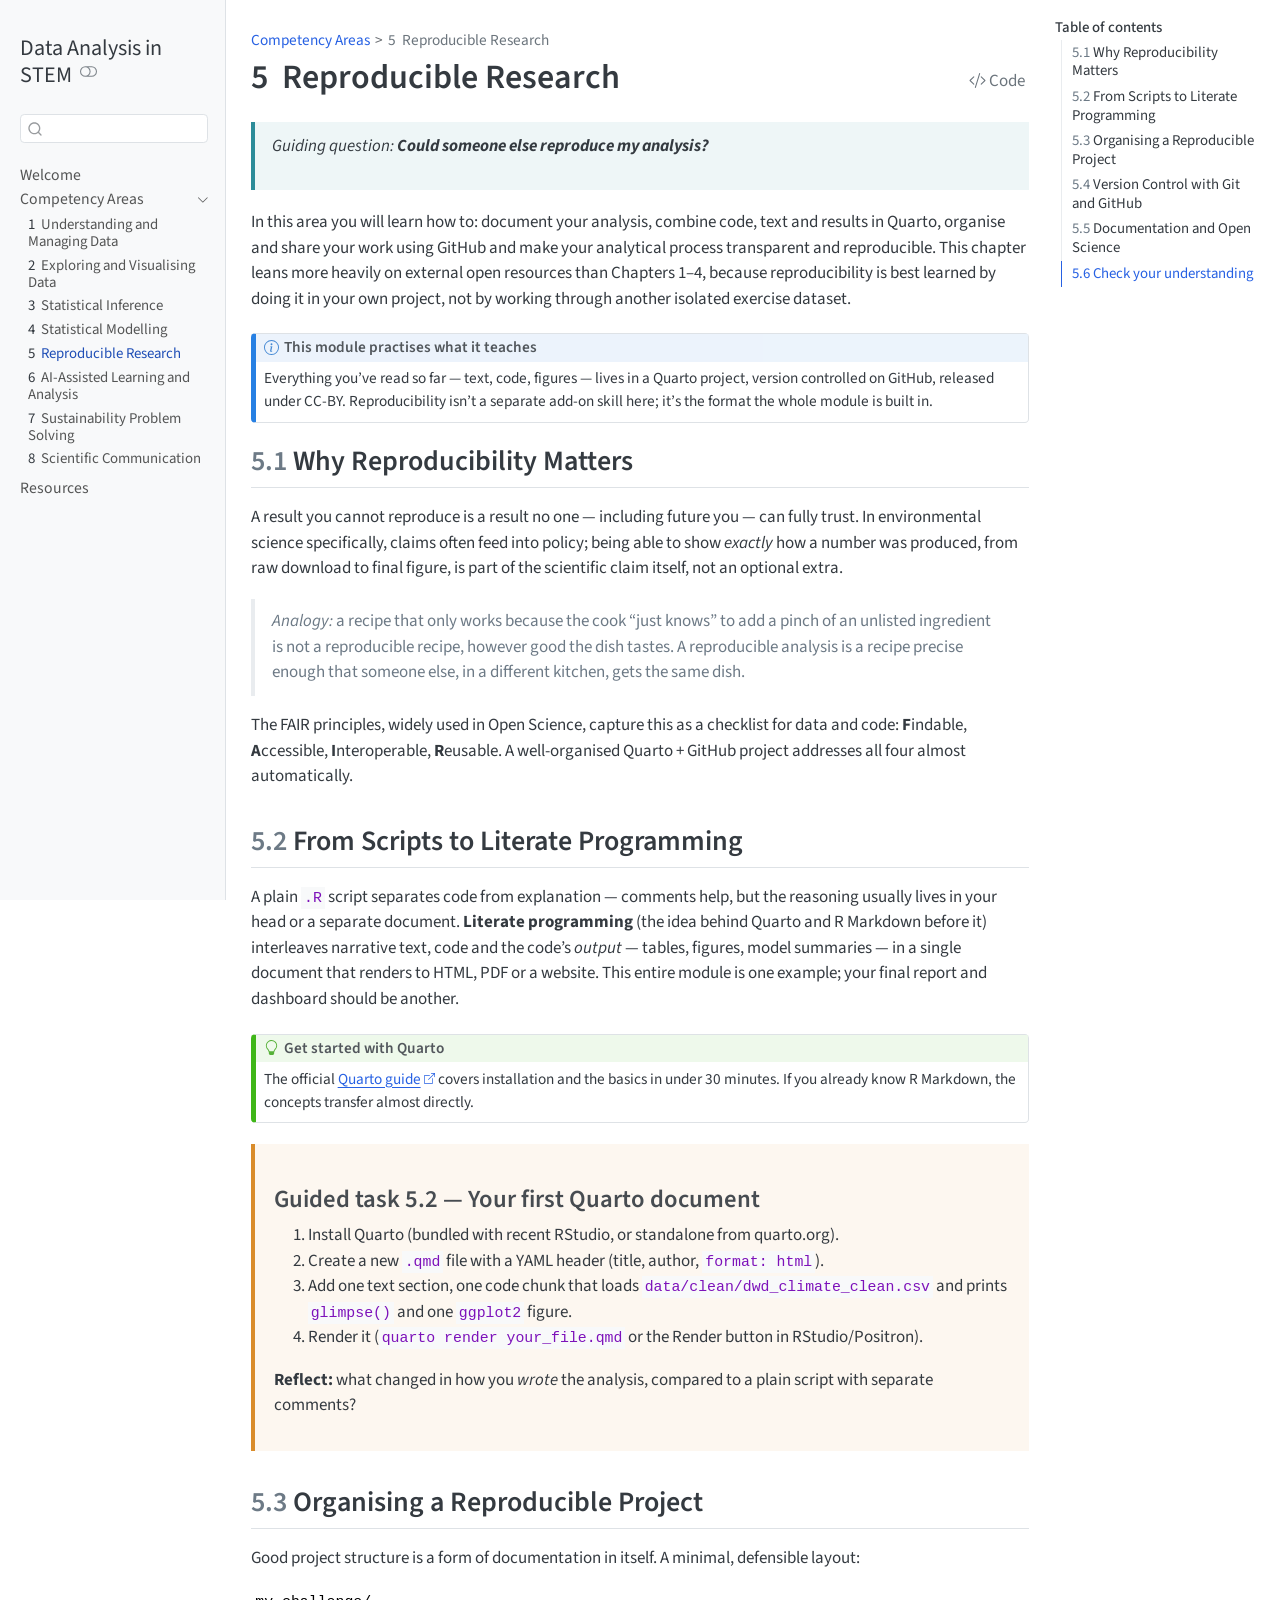
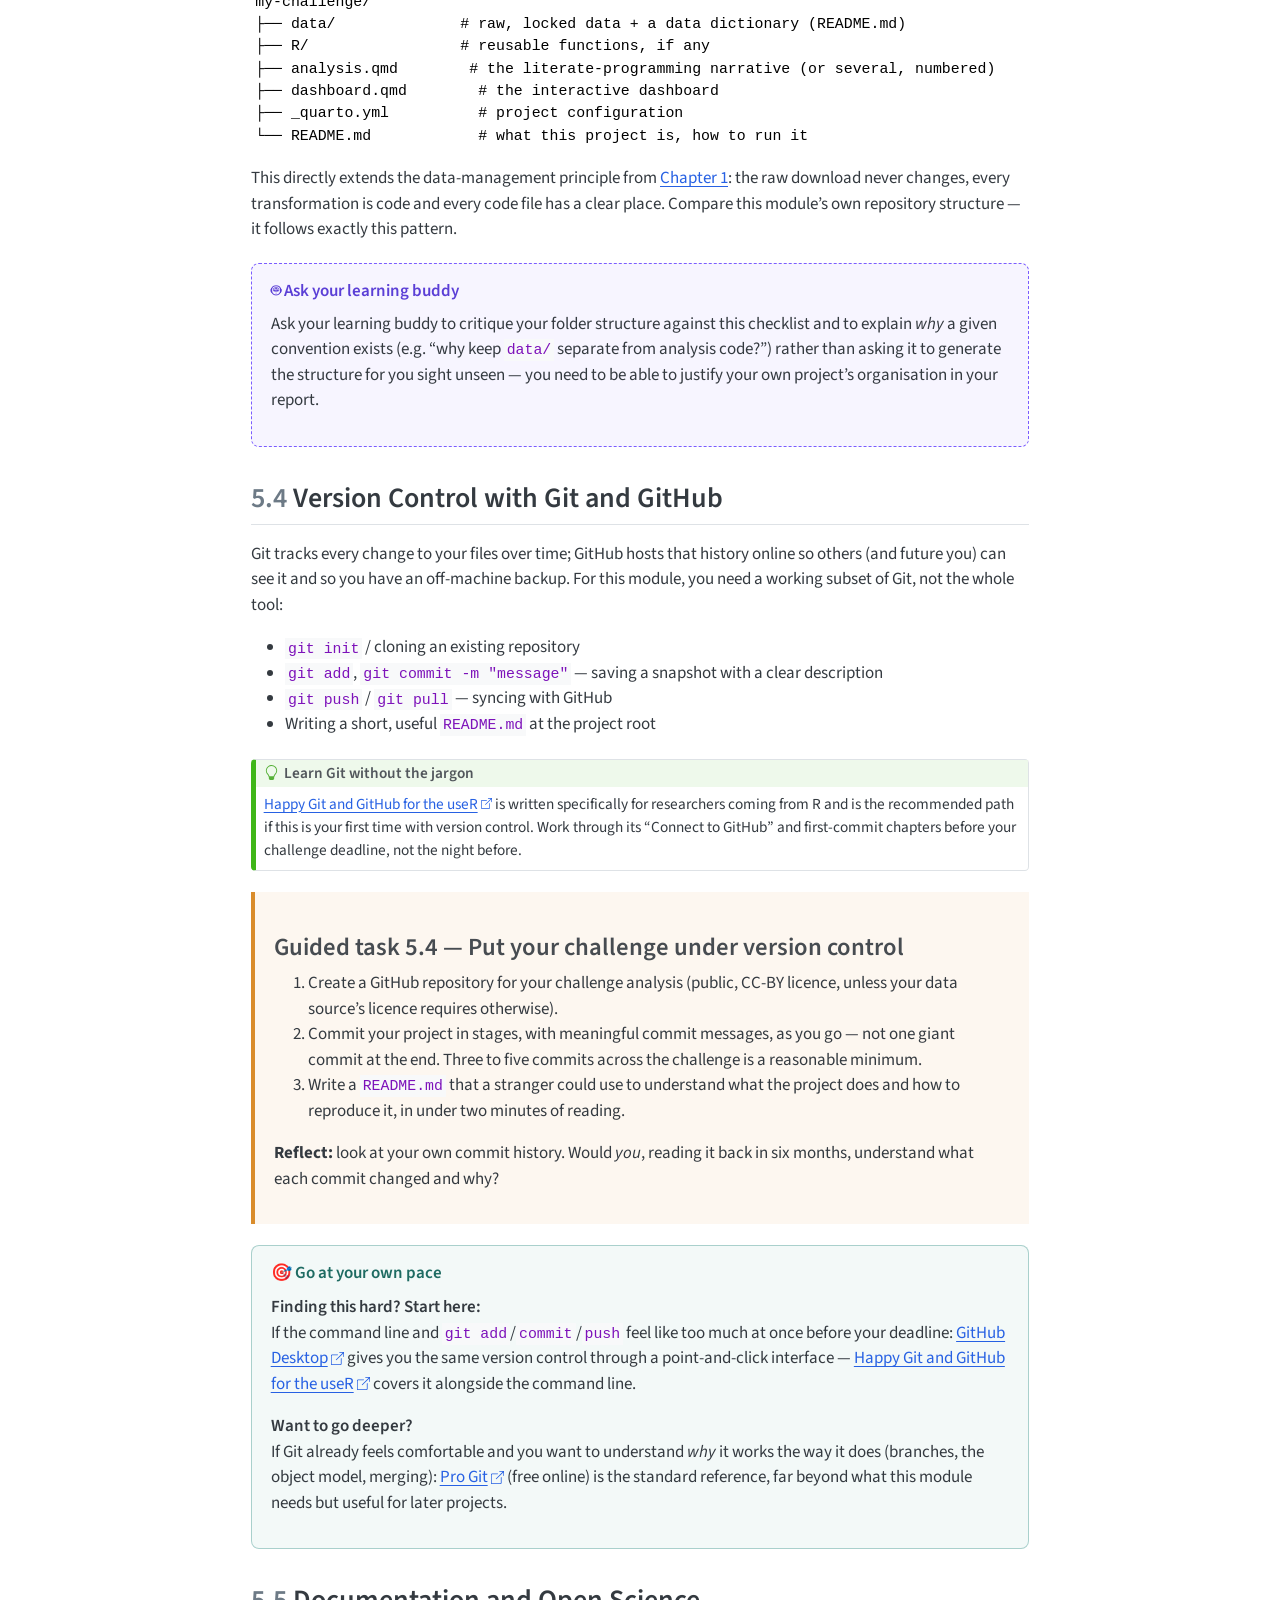
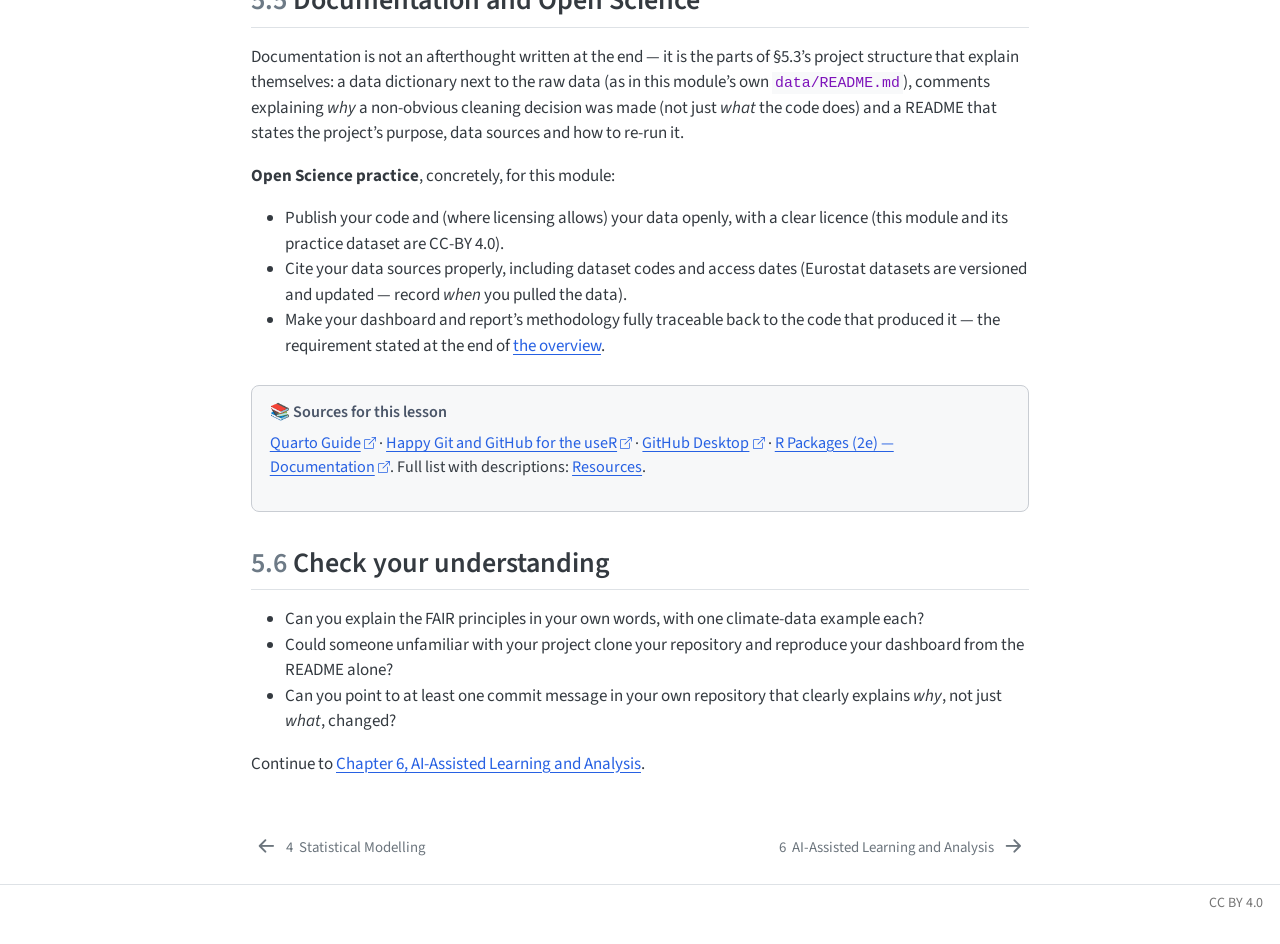
<file: docs/05-reproducible-research.html>
<!DOCTYPE html>
<html xmlns="http://www.w3.org/1999/xhtml" lang="en" xml:lang="en"><head>

<meta charset="utf-8">
<meta name="generator" content="quarto-1.6.42">

<meta name="viewport" content="width=device-width, initial-scale=1.0, user-scalable=yes">


<title>5&nbsp; Reproducible Research – Data Analysis in STEM</title>
<style>
code{white-space: pre-wrap;}
span.smallcaps{font-variant: small-caps;}
div.columns{display: flex; gap: min(4vw, 1.5em);}
div.column{flex: auto; overflow-x: auto;}
div.hanging-indent{margin-left: 1.5em; text-indent: -1.5em;}
ul.task-list{list-style: none;}
ul.task-list li input[type="checkbox"] {
  width: 0.8em;
  margin: 0 0.8em 0.2em -1em; /* quarto-specific, see https://github.com/quarto-dev/quarto-cli/issues/4556 */ 
  vertical-align: middle;
}
/* CSS for syntax highlighting */
pre > code.sourceCode { white-space: pre; position: relative; }
pre > code.sourceCode > span { line-height: 1.25; }
pre > code.sourceCode > span:empty { height: 1.2em; }
.sourceCode { overflow: visible; }
code.sourceCode > span { color: inherit; text-decoration: inherit; }
div.sourceCode { margin: 1em 0; }
pre.sourceCode { margin: 0; }
@media screen {
div.sourceCode { overflow: auto; }
}
@media print {
pre > code.sourceCode { white-space: pre-wrap; }
pre > code.sourceCode > span { display: inline-block; text-indent: -5em; padding-left: 5em; }
}
pre.numberSource code
  { counter-reset: source-line 0; }
pre.numberSource code > span
  { position: relative; left: -4em; counter-increment: source-line; }
pre.numberSource code > span > a:first-child::before
  { content: counter(source-line);
    position: relative; left: -1em; text-align: right; vertical-align: baseline;
    border: none; display: inline-block;
    -webkit-touch-callout: none; -webkit-user-select: none;
    -khtml-user-select: none; -moz-user-select: none;
    -ms-user-select: none; user-select: none;
    padding: 0 4px; width: 4em;
  }
pre.numberSource { margin-left: 3em;  padding-left: 4px; }
div.sourceCode
  {   }
@media screen {
pre > code.sourceCode > span > a:first-child::before { text-decoration: underline; }
}
</style>


<script src="site_libs/quarto-nav/quarto-nav.js"></script>
<script src="site_libs/quarto-nav/headroom.min.js"></script>
<script src="site_libs/clipboard/clipboard.min.js"></script>
<script src="site_libs/quarto-search/autocomplete.umd.js"></script>
<script src="site_libs/quarto-search/fuse.min.js"></script>
<script src="site_libs/quarto-search/quarto-search.js"></script>
<meta name="quarto:offset" content="./">
<link href="./06-ai-assisted-learning.html" rel="next">
<link href="./04-statistical-modelling.html" rel="prev">
<script src="site_libs/quarto-html/quarto.js"></script>
<script src="site_libs/quarto-html/popper.min.js"></script>
<script src="site_libs/quarto-html/tippy.umd.min.js"></script>
<script src="site_libs/quarto-html/anchor.min.js"></script>
<link href="site_libs/quarto-html/tippy.css" rel="stylesheet">
<link href="site_libs/quarto-html/quarto-syntax-highlighting-2f5df379a58b258e96c21c0638c20c03.css" rel="stylesheet" class="quarto-color-scheme" id="quarto-text-highlighting-styles">
<link href="site_libs/quarto-html/quarto-syntax-highlighting-dark-b53751a350365c71b6c909e95f209ed1.css" rel="prefetch" class="quarto-color-scheme quarto-color-alternate" id="quarto-text-highlighting-styles">
<script src="site_libs/bootstrap/bootstrap.min.js"></script>
<link href="site_libs/bootstrap/bootstrap-icons.css" rel="stylesheet">
<link href="site_libs/bootstrap/bootstrap-08731ecd0d226a52c85d4cd3313dadfd.min.css" rel="stylesheet" append-hash="true" class="quarto-color-scheme" id="quarto-bootstrap" data-mode="light">
<link href="site_libs/bootstrap/bootstrap-dark-2213e3bfb2ceb1e73a7d7364ae98b957.min.css" rel="prefetch" append-hash="true" class="quarto-color-scheme quarto-color-alternate" id="quarto-bootstrap" data-mode="dark">
<script id="quarto-search-options" type="application/json">{
  "location": "sidebar",
  "copy-button": false,
  "collapse-after": 3,
  "panel-placement": "start",
  "type": "textbox",
  "limit": 50,
  "keyboard-shortcut": [
    "f",
    "/",
    "s"
  ],
  "show-item-context": false,
  "language": {
    "search-no-results-text": "No results",
    "search-matching-documents-text": "matching documents",
    "search-copy-link-title": "Copy link to search",
    "search-hide-matches-text": "Hide additional matches",
    "search-more-match-text": "more match in this document",
    "search-more-matches-text": "more matches in this document",
    "search-clear-button-title": "Clear",
    "search-text-placeholder": "",
    "search-detached-cancel-button-title": "Cancel",
    "search-submit-button-title": "Submit",
    "search-label": "Search"
  }
}</script>
<style>html{ scroll-behavior: smooth; }</style>


<link rel="stylesheet" href="styles.css">
</head>

<body class="nav-sidebar docked">

<div id="quarto-search-results"></div>
  <header id="quarto-header" class="headroom fixed-top">
  <nav class="quarto-secondary-nav">
    <div class="container-fluid d-flex">
      <button type="button" class="quarto-btn-toggle btn" data-bs-toggle="collapse" role="button" data-bs-target=".quarto-sidebar-collapse-item" aria-controls="quarto-sidebar" aria-expanded="false" aria-label="Toggle sidebar navigation" onclick="if (window.quartoToggleHeadroom) { window.quartoToggleHeadroom(); }">
        <i class="bi bi-layout-text-sidebar-reverse"></i>
      </button>
        <nav class="quarto-page-breadcrumbs" aria-label="breadcrumb"><ol class="breadcrumb"><li class="breadcrumb-item"><a href="./01-understanding-data.html">Competency Areas</a></li><li class="breadcrumb-item"><a href="./05-reproducible-research.html"><span class="chapter-number">5</span>&nbsp; <span class="chapter-title">Reproducible Research</span></a></li></ol></nav>
        <a class="flex-grow-1" role="navigation" data-bs-toggle="collapse" data-bs-target=".quarto-sidebar-collapse-item" aria-controls="quarto-sidebar" aria-expanded="false" aria-label="Toggle sidebar navigation" onclick="if (window.quartoToggleHeadroom) { window.quartoToggleHeadroom(); }">      
        </a>
      <button type="button" class="btn quarto-search-button" aria-label="Search" onclick="window.quartoOpenSearch();">
        <i class="bi bi-search"></i>
      </button>
    </div>
  </nav>
</header>
<!-- content -->
<div id="quarto-content" class="quarto-container page-columns page-rows-contents page-layout-article">
<!-- sidebar -->
  <nav id="quarto-sidebar" class="sidebar collapse collapse-horizontal quarto-sidebar-collapse-item sidebar-navigation docked overflow-auto">
    <div class="pt-lg-2 mt-2 text-left sidebar-header">
    <div class="sidebar-title mb-0 py-0">
      <a href="./">Data Analysis in STEM</a> 
        <div class="sidebar-tools-main">
  <a href="" class="quarto-color-scheme-toggle quarto-navigation-tool  px-1" onclick="window.quartoToggleColorScheme(); return false;" title="Toggle dark mode"><i class="bi"></i></a>
</div>
    </div>
      </div>
        <div class="mt-2 flex-shrink-0 align-items-center">
        <div class="sidebar-search">
        <div id="quarto-search" class="" title="Search"></div>
        </div>
        </div>
    <div class="sidebar-menu-container"> 
    <ul class="list-unstyled mt-1">
        <li class="sidebar-item">
  <div class="sidebar-item-container"> 
  <a href="./index.html" class="sidebar-item-text sidebar-link">
 <span class="menu-text">Welcome</span></a>
  </div>
</li>
        <li class="sidebar-item sidebar-item-section">
      <div class="sidebar-item-container"> 
            <a class="sidebar-item-text sidebar-link text-start" data-bs-toggle="collapse" data-bs-target="#quarto-sidebar-section-1" role="navigation" aria-expanded="true">
 <span class="menu-text">Competency Areas</span></a>
          <a class="sidebar-item-toggle text-start" data-bs-toggle="collapse" data-bs-target="#quarto-sidebar-section-1" role="navigation" aria-expanded="true" aria-label="Toggle section">
            <i class="bi bi-chevron-right ms-2"></i>
          </a> 
      </div>
      <ul id="quarto-sidebar-section-1" class="collapse list-unstyled sidebar-section depth1 show">  
          <li class="sidebar-item">
  <div class="sidebar-item-container"> 
  <a href="./01-understanding-data.html" class="sidebar-item-text sidebar-link">
 <span class="menu-text"><span class="chapter-number">1</span>&nbsp; <span class="chapter-title">Understanding and Managing Data</span></span></a>
  </div>
</li>
          <li class="sidebar-item">
  <div class="sidebar-item-container"> 
  <a href="./02-exploring-visualizing.html" class="sidebar-item-text sidebar-link">
 <span class="menu-text"><span class="chapter-number">2</span>&nbsp; <span class="chapter-title">Exploring and Visualising Data</span></span></a>
  </div>
</li>
          <li class="sidebar-item">
  <div class="sidebar-item-container"> 
  <a href="./03-statistical-inference.html" class="sidebar-item-text sidebar-link">
 <span class="menu-text"><span class="chapter-number">3</span>&nbsp; <span class="chapter-title">Statistical Inference</span></span></a>
  </div>
</li>
          <li class="sidebar-item">
  <div class="sidebar-item-container"> 
  <a href="./04-statistical-modelling.html" class="sidebar-item-text sidebar-link">
 <span class="menu-text"><span class="chapter-number">4</span>&nbsp; <span class="chapter-title">Statistical Modelling</span></span></a>
  </div>
</li>
          <li class="sidebar-item">
  <div class="sidebar-item-container"> 
  <a href="./05-reproducible-research.html" class="sidebar-item-text sidebar-link active">
 <span class="menu-text"><span class="chapter-number">5</span>&nbsp; <span class="chapter-title">Reproducible Research</span></span></a>
  </div>
</li>
          <li class="sidebar-item">
  <div class="sidebar-item-container"> 
  <a href="./06-ai-assisted-learning.html" class="sidebar-item-text sidebar-link">
 <span class="menu-text"><span class="chapter-number">6</span>&nbsp; <span class="chapter-title">AI-Assisted Learning and Analysis</span></span></a>
  </div>
</li>
          <li class="sidebar-item">
  <div class="sidebar-item-container"> 
  <a href="./07-sustainability-problem-solving.html" class="sidebar-item-text sidebar-link">
 <span class="menu-text"><span class="chapter-number">7</span>&nbsp; <span class="chapter-title">Sustainability Problem Solving</span></span></a>
  </div>
</li>
          <li class="sidebar-item">
  <div class="sidebar-item-container"> 
  <a href="./08-scientific-communication.html" class="sidebar-item-text sidebar-link">
 <span class="menu-text"><span class="chapter-number">8</span>&nbsp; <span class="chapter-title">Scientific Communication</span></span></a>
  </div>
</li>
      </ul>
  </li>
        <li class="sidebar-item">
  <div class="sidebar-item-container"> 
  <a href="./resources.html" class="sidebar-item-text sidebar-link">
 <span class="menu-text">Resources</span></a>
  </div>
</li>
    </ul>
    </div>
</nav>
<div id="quarto-sidebar-glass" class="quarto-sidebar-collapse-item" data-bs-toggle="collapse" data-bs-target=".quarto-sidebar-collapse-item"></div>
<!-- margin-sidebar -->
    <div id="quarto-margin-sidebar" class="sidebar margin-sidebar">
        <nav id="TOC" role="doc-toc" class="toc-active">
    <h2 id="toc-title">Table of contents</h2>
   
  <ul>
  <li><a href="#why-reproducibility-matters" id="toc-why-reproducibility-matters" class="nav-link active" data-scroll-target="#why-reproducibility-matters"><span class="header-section-number">5.1</span> Why Reproducibility Matters</a></li>
  <li><a href="#from-scripts-to-literate-programming" id="toc-from-scripts-to-literate-programming" class="nav-link" data-scroll-target="#from-scripts-to-literate-programming"><span class="header-section-number">5.2</span> From Scripts to Literate Programming</a>
  <ul class="collapse">
  <li><a href="#guided-task-5.2-your-first-quarto-document" id="toc-guided-task-5.2-your-first-quarto-document" class="nav-link" data-scroll-target="#guided-task-5.2-your-first-quarto-document">Guided task 5.2 — Your first Quarto document</a></li>
  </ul></li>
  <li><a href="#organising-a-reproducible-project" id="toc-organising-a-reproducible-project" class="nav-link" data-scroll-target="#organising-a-reproducible-project"><span class="header-section-number">5.3</span> Organising a Reproducible Project</a></li>
  <li><a href="#version-control-with-git-and-github" id="toc-version-control-with-git-and-github" class="nav-link" data-scroll-target="#version-control-with-git-and-github"><span class="header-section-number">5.4</span> Version Control with Git and GitHub</a>
  <ul class="collapse">
  <li><a href="#guided-task-5.4-put-your-challenge-under-version-control" id="toc-guided-task-5.4-put-your-challenge-under-version-control" class="nav-link" data-scroll-target="#guided-task-5.4-put-your-challenge-under-version-control">Guided task 5.4 — Put your challenge under version control</a></li>
  </ul></li>
  <li><a href="#documentation-and-open-science" id="toc-documentation-and-open-science" class="nav-link" data-scroll-target="#documentation-and-open-science"><span class="header-section-number">5.5</span> Documentation and Open Science</a></li>
  <li><a href="#check-your-understanding" id="toc-check-your-understanding" class="nav-link" data-scroll-target="#check-your-understanding"><span class="header-section-number">5.6</span> Check your understanding</a></li>
  </ul>
</nav>
    </div>
<!-- main -->
<main class="content" id="quarto-document-content">

<header id="title-block-header" class="quarto-title-block default"><nav class="quarto-page-breadcrumbs quarto-title-breadcrumbs d-none d-lg-block" aria-label="breadcrumb"><ol class="breadcrumb"><li class="breadcrumb-item"><a href="./01-understanding-data.html">Competency Areas</a></li><li class="breadcrumb-item"><a href="./05-reproducible-research.html"><span class="chapter-number">5</span>&nbsp; <span class="chapter-title">Reproducible Research</span></a></li></ol></nav>
<div class="quarto-title">
<div class="quarto-title-block"><div><h1 class="title"><span id="sec-reproducible-research" class="quarto-section-identifier"><span class="chapter-number">5</span>&nbsp; <span class="chapter-title">Reproducible Research</span></span></h1><button type="button" class="btn code-tools-button" id="quarto-code-tools-source"><i class="bi"></i> Code</button></div></div>
</div>



<div class="quarto-title-meta">

    
  
    
  </div>
  


</header>


<div class="guiding-question">
<p>Guiding question: <strong>Could someone else reproduce my analysis?</strong></p>
</div>
<p>In this area you will learn how to: document your analysis, combine code, text and results in Quarto, organise and share your work using GitHub and make your analytical process transparent and reproducible. This chapter leans more heavily on external open resources than Chapters 1–4, because reproducibility is best learned by doing it in your own project, not by working through another isolated exercise dataset.</p>
<div class="callout callout-style-default callout-note callout-titled">
<div class="callout-header d-flex align-content-center">
<div class="callout-icon-container">
<i class="callout-icon"></i>
</div>
<div class="callout-title-container flex-fill">
This module practises what it teaches
</div>
</div>
<div class="callout-body-container callout-body">
<p>Everything you’ve read so far — text, code, figures — lives in a Quarto project, version controlled on GitHub, released under CC-BY. Reproducibility isn’t a separate add-on skill here; it’s the format the whole module is built in.</p>
</div>
</div>
<section id="why-reproducibility-matters" class="level2" data-number="5.1">
<h2 data-number="5.1" class="anchored" data-anchor-id="why-reproducibility-matters"><span class="header-section-number">5.1</span> Why Reproducibility Matters</h2>
<p>A result you cannot reproduce is a result no one — including future you — can fully trust. In environmental science specifically, claims often feed into policy; being able to show <em>exactly</em> how a number was produced, from raw download to final figure, is part of the scientific claim itself, not an optional extra.</p>
<blockquote class="blockquote">
<p><em>Analogy:</em> a recipe that only works because the cook “just knows” to add a pinch of an unlisted ingredient is not a reproducible recipe, however good the dish tastes. A reproducible analysis is a recipe precise enough that someone else, in a different kitchen, gets the same dish.</p>
</blockquote>
<p>The FAIR principles, widely used in Open Science, capture this as a checklist for data and code: <strong>F</strong>indable, <strong>A</strong>ccessible, <strong>I</strong>nteroperable, <strong>R</strong>eusable. A well-organised Quarto + GitHub project addresses all four almost automatically.</p>
</section>
<section id="from-scripts-to-literate-programming" class="level2" data-number="5.2">
<h2 data-number="5.2" class="anchored" data-anchor-id="from-scripts-to-literate-programming"><span class="header-section-number">5.2</span> From Scripts to Literate Programming</h2>
<p>A plain <code>.R</code> script separates code from explanation — comments help, but the reasoning usually lives in your head or a separate document. <strong>Literate programming</strong> (the idea behind Quarto and R Markdown before it) interleaves narrative text, code and the code’s <em>output</em> — tables, figures, model summaries — in a single document that renders to HTML, PDF or a website. This entire module is one example; your final report and dashboard should be another.</p>
<div class="callout callout-style-default callout-tip callout-titled">
<div class="callout-header d-flex align-content-center">
<div class="callout-icon-container">
<i class="callout-icon"></i>
</div>
<div class="callout-title-container flex-fill">
Get started with Quarto
</div>
</div>
<div class="callout-body-container callout-body">
<p>The official <a href="https://quarto.org/docs/guide/">Quarto guide</a> covers installation and the basics in under 30 minutes. If you already know R Markdown, the concepts transfer almost directly.</p>
</div>
</div>
<section id="guided-task-5.2-your-first-quarto-document" class="level3 exercise-box">
<h3 class="anchored" data-anchor-id="guided-task-5.2-your-first-quarto-document">Guided task 5.2 — Your first Quarto document</h3>
<ol type="1">
<li>Install Quarto (bundled with recent RStudio, or standalone from quarto.org).</li>
<li>Create a new <code>.qmd</code> file with a YAML header (title, author, <code>format: html</code>).</li>
<li>Add one text section, one code chunk that loads <code>data/clean/dwd_climate_clean.csv</code> and prints <code>glimpse()</code> and one <code>ggplot2</code> figure.</li>
<li>Render it (<code>quarto render your_file.qmd</code> or the Render button in RStudio/Positron).</li>
</ol>
<p><strong>Reflect:</strong> what changed in how you <em>wrote</em> the analysis, compared to a plain script with separate comments?</p>
</section>
</section>
<section id="organising-a-reproducible-project" class="level2" data-number="5.3">
<h2 data-number="5.3" class="anchored" data-anchor-id="organising-a-reproducible-project"><span class="header-section-number">5.3</span> Organising a Reproducible Project</h2>
<p>Good project structure is a form of documentation in itself. A minimal, defensible layout:</p>
<pre><code>my-challenge/
├── data/              # raw, locked data + a data dictionary (README.md)
├── R/                 # reusable functions, if any
├── analysis.qmd        # the literate-programming narrative (or several, numbered)
├── dashboard.qmd        # the interactive dashboard
├── _quarto.yml          # project configuration
└── README.md            # what this project is, how to run it</code></pre>
<p>This directly extends the data-management principle from <a href="./01-understanding-data.html#data-management">Chapter 1</a>: the raw download never changes, every transformation is code and every code file has a clear place. Compare this module’s own repository structure — it follows exactly this pattern.</p>
<div class="acemate-box">
<p>Ask your learning buddy to critique your folder structure against this checklist and to explain <em>why</em> a given convention exists (e.g.&nbsp;“why keep <code>data/</code> separate from analysis code?”) rather than asking it to generate the structure for you sight unseen — you need to be able to justify your own project’s organisation in your report.</p>
</div>
</section>
<section id="version-control-with-git-and-github" class="level2" data-number="5.4">
<h2 data-number="5.4" class="anchored" data-anchor-id="version-control-with-git-and-github"><span class="header-section-number">5.4</span> Version Control with Git and GitHub</h2>
<p>Git tracks every change to your files over time; GitHub hosts that history online so others (and future you) can see it and so you have an off-machine backup. For this module, you need a working subset of Git, not the whole tool:</p>
<ul>
<li><code>git init</code> / cloning an existing repository</li>
<li><code>git add</code>, <code>git commit -m "message"</code> — saving a snapshot with a clear description</li>
<li><code>git push</code> / <code>git pull</code> — syncing with GitHub</li>
<li>Writing a short, useful <code>README.md</code> at the project root</li>
</ul>
<div class="callout callout-style-default callout-tip callout-titled">
<div class="callout-header d-flex align-content-center">
<div class="callout-icon-container">
<i class="callout-icon"></i>
</div>
<div class="callout-title-container flex-fill">
Learn Git without the jargon
</div>
</div>
<div class="callout-body-container callout-body">
<p><a href="https://happygitwithr.com/">Happy Git and GitHub for the useR</a> is written specifically for researchers coming from R and is the recommended path if this is your first time with version control. Work through its “Connect to GitHub” and first-commit chapters before your challenge deadline, not the night before.</p>
</div>
</div>
<section id="guided-task-5.4-put-your-challenge-under-version-control" class="level3 exercise-box">
<h3 class="anchored" data-anchor-id="guided-task-5.4-put-your-challenge-under-version-control">Guided task 5.4 — Put your challenge under version control</h3>
<ol type="1">
<li>Create a GitHub repository for your challenge analysis (public, CC-BY licence, unless your data source’s licence requires otherwise).</li>
<li>Commit your project in stages, with meaningful commit messages, as you go — not one giant commit at the end. Three to five commits across the challenge is a reasonable minimum.</li>
<li>Write a <code>README.md</code> that a stranger could use to understand what the project does and how to reproduce it, in under two minutes of reading.</li>
</ol>
<p><strong>Reflect:</strong> look at your own commit history. Would <em>you</em>, reading it back in six months, understand what each commit changed and why?</p>
</section>
<div class="differentiation-box">
<div class="struggling">
<p>If the command line and <code>git add</code>/<code>commit</code>/<code>push</code> feel like too much at once before your deadline: <a href="https://desktop.github.com/">GitHub Desktop</a> gives you the same version control through a point-and-click interface — <a href="https://happygitwithr.com/">Happy Git and GitHub for the useR</a> covers it alongside the command line.</p>
</div>
<div class="deeper">
<p>If Git already feels comfortable and you want to understand <em>why</em> it works the way it does (branches, the object model, merging): <a href="https://git-scm.com/book/en/v2">Pro Git</a> (free online) is the standard reference, far beyond what this module needs but useful for later projects.</p>
</div>
</div>
</section>
<section id="documentation-and-open-science" class="level2" data-number="5.5">
<h2 data-number="5.5" class="anchored" data-anchor-id="documentation-and-open-science"><span class="header-section-number">5.5</span> Documentation and Open Science</h2>
<p>Documentation is not an afterthought written at the end — it is the parts of §5.3’s project structure that explain themselves: a data dictionary next to the raw data (as in this module’s own <code>data/README.md</code>), comments explaining <em>why</em> a non-obvious cleaning decision was made (not just <em>what</em> the code does) and a README that states the project’s purpose, data sources and how to re-run it.</p>
<p><strong>Open Science practice</strong>, concretely, for this module:</p>
<ul>
<li>Publish your code and (where licensing allows) your data openly, with a clear licence (this module and its practice dataset are CC-BY 4.0).</li>
<li>Cite your data sources properly, including dataset codes and access dates (Eurostat datasets are versioned and updated — record <em>when</em> you pulled the data).</li>
<li>Make your dashboard and report’s methodology fully traceable back to the code that produced it — the requirement stated at the end of <a href="./index.html#complete-your-final-challenge">the overview</a>.</li>
</ul>
<div class="sources-box">
<p><a href="https://quarto.org/docs/guide/">Quarto Guide</a> · <a href="https://happygitwithr.com/">Happy Git and GitHub for the useR</a> · <a href="https://desktop.github.com/">GitHub Desktop</a> · <a href="https://r-pkgs.org/">R Packages (2e) — Documentation</a>. Full list with descriptions: <a href="./resources.html#reproducible-research">Resources</a>.</p>
</div>
</section>
<section id="check-your-understanding" class="level2" data-number="5.6">
<h2 data-number="5.6" class="anchored" data-anchor-id="check-your-understanding"><span class="header-section-number">5.6</span> Check your understanding</h2>
<ul>
<li>Can you explain the FAIR principles in your own words, with one climate-data example each?</li>
<li>Could someone unfamiliar with your project clone your repository and reproduce your dashboard from the README alone?</li>
<li>Can you point to at least one commit message in your own repository that clearly explains <em>why</em>, not just <em>what</em>, changed?</li>
</ul>
<p>Continue to <a href="./06-ai-assisted-learning.html">Chapter 6, AI-Assisted Learning and Analysis</a>.</p>


<!-- -->

</section>

</main> <!-- /main -->
<script id="quarto-html-after-body" type="application/javascript">
window.document.addEventListener("DOMContentLoaded", function (event) {
  const toggleBodyColorMode = (bsSheetEl) => {
    const mode = bsSheetEl.getAttribute("data-mode");
    const bodyEl = window.document.querySelector("body");
    if (mode === "dark") {
      bodyEl.classList.add("quarto-dark");
      bodyEl.classList.remove("quarto-light");
    } else {
      bodyEl.classList.add("quarto-light");
      bodyEl.classList.remove("quarto-dark");
    }
  }
  const toggleBodyColorPrimary = () => {
    const bsSheetEl = window.document.querySelector("link#quarto-bootstrap");
    if (bsSheetEl) {
      toggleBodyColorMode(bsSheetEl);
    }
  }
  toggleBodyColorPrimary();  
  const disableStylesheet = (stylesheets) => {
    for (let i=0; i < stylesheets.length; i++) {
      const stylesheet = stylesheets[i];
      stylesheet.rel = 'prefetch';
    }
  }
  const enableStylesheet = (stylesheets) => {
    for (let i=0; i < stylesheets.length; i++) {
      const stylesheet = stylesheets[i];
      stylesheet.rel = 'stylesheet';
    }
  }
  const manageTransitions = (selector, allowTransitions) => {
    const els = window.document.querySelectorAll(selector);
    for (let i=0; i < els.length; i++) {
      const el = els[i];
      if (allowTransitions) {
        el.classList.remove('notransition');
      } else {
        el.classList.add('notransition');
      }
    }
  }
  const toggleGiscusIfUsed = (isAlternate, darkModeDefault) => {
    const baseTheme = document.querySelector('#giscus-base-theme')?.value ?? 'light';
    const alternateTheme = document.querySelector('#giscus-alt-theme')?.value ?? 'dark';
    let newTheme = '';
    if(darkModeDefault) {
      newTheme = isAlternate ? baseTheme : alternateTheme;
    } else {
      newTheme = isAlternate ? alternateTheme : baseTheme;
    }
    const changeGiscusTheme = () => {
      // From: https://github.com/giscus/giscus/issues/336
      const sendMessage = (message) => {
        const iframe = document.querySelector('iframe.giscus-frame');
        if (!iframe) return;
        iframe.contentWindow.postMessage({ giscus: message }, 'https://giscus.app');
      }
      sendMessage({
        setConfig: {
          theme: newTheme
        }
      });
    }
    const isGiscussLoaded = window.document.querySelector('iframe.giscus-frame') !== null;
    if (isGiscussLoaded) {
      changeGiscusTheme();
    }
  }
  const toggleColorMode = (alternate) => {
    // Switch the stylesheets
    const alternateStylesheets = window.document.querySelectorAll('link.quarto-color-scheme.quarto-color-alternate');
    manageTransitions('#quarto-margin-sidebar .nav-link', false);
    if (alternate) {
      enableStylesheet(alternateStylesheets);
      for (const sheetNode of alternateStylesheets) {
        if (sheetNode.id === "quarto-bootstrap") {
          toggleBodyColorMode(sheetNode);
        }
      }
    } else {
      disableStylesheet(alternateStylesheets);
      toggleBodyColorPrimary();
    }
    manageTransitions('#quarto-margin-sidebar .nav-link', true);
    // Switch the toggles
    const toggles = window.document.querySelectorAll('.quarto-color-scheme-toggle');
    for (let i=0; i < toggles.length; i++) {
      const toggle = toggles[i];
      if (toggle) {
        if (alternate) {
          toggle.classList.add("alternate");     
        } else {
          toggle.classList.remove("alternate");
        }
      }
    }
    // Hack to workaround the fact that safari doesn't
    // properly recolor the scrollbar when toggling (#1455)
    if (navigator.userAgent.indexOf('Safari') > 0 && navigator.userAgent.indexOf('Chrome') == -1) {
      manageTransitions("body", false);
      window.scrollTo(0, 1);
      setTimeout(() => {
        window.scrollTo(0, 0);
        manageTransitions("body", true);
      }, 40);  
    }
  }
  const isFileUrl = () => { 
    return window.location.protocol === 'file:';
  }
  const hasAlternateSentinel = () => {  
    let styleSentinel = getColorSchemeSentinel();
    if (styleSentinel !== null) {
      return styleSentinel === "alternate";
    } else {
      return false;
    }
  }
  const setStyleSentinel = (alternate) => {
    const value = alternate ? "alternate" : "default";
    if (!isFileUrl()) {
      window.localStorage.setItem("quarto-color-scheme", value);
    } else {
      localAlternateSentinel = value;
    }
  }
  const getColorSchemeSentinel = () => {
    if (!isFileUrl()) {
      const storageValue = window.localStorage.getItem("quarto-color-scheme");
      return storageValue != null ? storageValue : localAlternateSentinel;
    } else {
      return localAlternateSentinel;
    }
  }
  const darkModeDefault = false;
  let localAlternateSentinel = darkModeDefault ? 'alternate' : 'default';
  // Dark / light mode switch
  window.quartoToggleColorScheme = () => {
    // Read the current dark / light value 
    let toAlternate = !hasAlternateSentinel();
    toggleColorMode(toAlternate);
    setStyleSentinel(toAlternate);
    toggleGiscusIfUsed(toAlternate, darkModeDefault);
  };
  // Ensure there is a toggle, if there isn't float one in the top right
  if (window.document.querySelector('.quarto-color-scheme-toggle') === null) {
    const a = window.document.createElement('a');
    a.classList.add('top-right');
    a.classList.add('quarto-color-scheme-toggle');
    a.href = "";
    a.onclick = function() { try { window.quartoToggleColorScheme(); } catch {} return false; };
    const i = window.document.createElement("i");
    i.classList.add('bi');
    a.appendChild(i);
    window.document.body.appendChild(a);
  }
  // Switch to dark mode if need be
  if (hasAlternateSentinel()) {
    toggleColorMode(true);
  } else {
    toggleColorMode(false);
  }
  const icon = "";
  const anchorJS = new window.AnchorJS();
  anchorJS.options = {
    placement: 'right',
    icon: icon
  };
  anchorJS.add('.anchored');
  const isCodeAnnotation = (el) => {
    for (const clz of el.classList) {
      if (clz.startsWith('code-annotation-')) {                     
        return true;
      }
    }
    return false;
  }
  const onCopySuccess = function(e) {
    // button target
    const button = e.trigger;
    // don't keep focus
    button.blur();
    // flash "checked"
    button.classList.add('code-copy-button-checked');
    var currentTitle = button.getAttribute("title");
    button.setAttribute("title", "Copied!");
    let tooltip;
    if (window.bootstrap) {
      button.setAttribute("data-bs-toggle", "tooltip");
      button.setAttribute("data-bs-placement", "left");
      button.setAttribute("data-bs-title", "Copied!");
      tooltip = new bootstrap.Tooltip(button, 
        { trigger: "manual", 
          customClass: "code-copy-button-tooltip",
          offset: [0, -8]});
      tooltip.show();    
    }
    setTimeout(function() {
      if (tooltip) {
        tooltip.hide();
        button.removeAttribute("data-bs-title");
        button.removeAttribute("data-bs-toggle");
        button.removeAttribute("data-bs-placement");
      }
      button.setAttribute("title", currentTitle);
      button.classList.remove('code-copy-button-checked');
    }, 1000);
    // clear code selection
    e.clearSelection();
  }
  const getTextToCopy = function(trigger) {
      const codeEl = trigger.previousElementSibling.cloneNode(true);
      for (const childEl of codeEl.children) {
        if (isCodeAnnotation(childEl)) {
          childEl.remove();
        }
      }
      return codeEl.innerText;
  }
  const clipboard = new window.ClipboardJS('.code-copy-button:not([data-in-quarto-modal])', {
    text: getTextToCopy
  });
  clipboard.on('success', onCopySuccess);
  if (window.document.getElementById('quarto-embedded-source-code-modal')) {
    const clipboardModal = new window.ClipboardJS('.code-copy-button[data-in-quarto-modal]', {
      text: getTextToCopy,
      container: window.document.getElementById('quarto-embedded-source-code-modal')
    });
    clipboardModal.on('success', onCopySuccess);
  }
  const viewSource = window.document.getElementById('quarto-view-source') ||
                     window.document.getElementById('quarto-code-tools-source');
  if (viewSource) {
    const sourceUrl = viewSource.getAttribute("data-quarto-source-url");
    viewSource.addEventListener("click", function(e) {
      if (sourceUrl) {
        // rstudio viewer pane
        if (/\bcapabilities=\b/.test(window.location)) {
          window.open(sourceUrl);
        } else {
          window.location.href = sourceUrl;
        }
      } else {
        const modal = new bootstrap.Modal(document.getElementById('quarto-embedded-source-code-modal'));
        modal.show();
      }
      return false;
    });
  }
  function toggleCodeHandler(show) {
    return function(e) {
      const detailsSrc = window.document.querySelectorAll(".cell > details > .sourceCode");
      for (let i=0; i<detailsSrc.length; i++) {
        const details = detailsSrc[i].parentElement;
        if (show) {
          details.open = true;
        } else {
          details.removeAttribute("open");
        }
      }
      const cellCodeDivs = window.document.querySelectorAll(".cell > .sourceCode");
      const fromCls = show ? "hidden" : "unhidden";
      const toCls = show ? "unhidden" : "hidden";
      for (let i=0; i<cellCodeDivs.length; i++) {
        const codeDiv = cellCodeDivs[i];
        if (codeDiv.classList.contains(fromCls)) {
          codeDiv.classList.remove(fromCls);
          codeDiv.classList.add(toCls);
        } 
      }
      return false;
    }
  }
  const hideAllCode = window.document.getElementById("quarto-hide-all-code");
  if (hideAllCode) {
    hideAllCode.addEventListener("click", toggleCodeHandler(false));
  }
  const showAllCode = window.document.getElementById("quarto-show-all-code");
  if (showAllCode) {
    showAllCode.addEventListener("click", toggleCodeHandler(true));
  }
    var localhostRegex = new RegExp(/^(?:http|https):\/\/localhost\:?[0-9]*\//);
    var mailtoRegex = new RegExp(/^mailto:/);
      var filterRegex = new RegExp('/' + window.location.host + '/');
    var isInternal = (href) => {
        return filterRegex.test(href) || localhostRegex.test(href) || mailtoRegex.test(href);
    }
    // Inspect non-navigation links and adorn them if external
 	var links = window.document.querySelectorAll('a[href]:not(.nav-link):not(.navbar-brand):not(.toc-action):not(.sidebar-link):not(.sidebar-item-toggle):not(.pagination-link):not(.no-external):not([aria-hidden]):not(.dropdown-item):not(.quarto-navigation-tool):not(.about-link)');
    for (var i=0; i<links.length; i++) {
      const link = links[i];
      if (!isInternal(link.href)) {
        // undo the damage that might have been done by quarto-nav.js in the case of
        // links that we want to consider external
        if (link.dataset.originalHref !== undefined) {
          link.href = link.dataset.originalHref;
        }
          // target, if specified
          link.setAttribute("target", "_blank");
          if (link.getAttribute("rel") === null) {
            link.setAttribute("rel", "noopener");
          }
          // default icon
          link.classList.add("external");
      }
    }
  function tippyHover(el, contentFn, onTriggerFn, onUntriggerFn) {
    const config = {
      allowHTML: true,
      maxWidth: 500,
      delay: 100,
      arrow: false,
      appendTo: function(el) {
          return el.parentElement;
      },
      interactive: true,
      interactiveBorder: 10,
      theme: 'quarto',
      placement: 'bottom-start',
    };
    if (contentFn) {
      config.content = contentFn;
    }
    if (onTriggerFn) {
      config.onTrigger = onTriggerFn;
    }
    if (onUntriggerFn) {
      config.onUntrigger = onUntriggerFn;
    }
    window.tippy(el, config); 
  }
  const noterefs = window.document.querySelectorAll('a[role="doc-noteref"]');
  for (var i=0; i<noterefs.length; i++) {
    const ref = noterefs[i];
    tippyHover(ref, function() {
      // use id or data attribute instead here
      let href = ref.getAttribute('data-footnote-href') || ref.getAttribute('href');
      try { href = new URL(href).hash; } catch {}
      const id = href.replace(/^#\/?/, "");
      const note = window.document.getElementById(id);
      if (note) {
        return note.innerHTML;
      } else {
        return "";
      }
    });
  }
  const xrefs = window.document.querySelectorAll('a.quarto-xref');
  const processXRef = (id, note) => {
    // Strip column container classes
    const stripColumnClz = (el) => {
      el.classList.remove("page-full", "page-columns");
      if (el.children) {
        for (const child of el.children) {
          stripColumnClz(child);
        }
      }
    }
    stripColumnClz(note)
    if (id === null || id.startsWith('sec-')) {
      // Special case sections, only their first couple elements
      const container = document.createElement("div");
      if (note.children && note.children.length > 2) {
        container.appendChild(note.children[0].cloneNode(true));
        for (let i = 1; i < note.children.length; i++) {
          const child = note.children[i];
          if (child.tagName === "P" && child.innerText === "") {
            continue;
          } else {
            container.appendChild(child.cloneNode(true));
            break;
          }
        }
        if (window.Quarto?.typesetMath) {
          window.Quarto.typesetMath(container);
        }
        return container.innerHTML
      } else {
        if (window.Quarto?.typesetMath) {
          window.Quarto.typesetMath(note);
        }
        return note.innerHTML;
      }
    } else {
      // Remove any anchor links if they are present
      const anchorLink = note.querySelector('a.anchorjs-link');
      if (anchorLink) {
        anchorLink.remove();
      }
      if (window.Quarto?.typesetMath) {
        window.Quarto.typesetMath(note);
      }
      if (note.classList.contains("callout")) {
        return note.outerHTML;
      } else {
        return note.innerHTML;
      }
    }
  }
  for (var i=0; i<xrefs.length; i++) {
    const xref = xrefs[i];
    tippyHover(xref, undefined, function(instance) {
      instance.disable();
      let url = xref.getAttribute('href');
      let hash = undefined; 
      if (url.startsWith('#')) {
        hash = url;
      } else {
        try { hash = new URL(url).hash; } catch {}
      }
      if (hash) {
        const id = hash.replace(/^#\/?/, "");
        const note = window.document.getElementById(id);
        if (note !== null) {
          try {
            const html = processXRef(id, note.cloneNode(true));
            instance.setContent(html);
          } finally {
            instance.enable();
            instance.show();
          }
        } else {
          // See if we can fetch this
          fetch(url.split('#')[0])
          .then(res => res.text())
          .then(html => {
            const parser = new DOMParser();
            const htmlDoc = parser.parseFromString(html, "text/html");
            const note = htmlDoc.getElementById(id);
            if (note !== null) {
              const html = processXRef(id, note);
              instance.setContent(html);
            } 
          }).finally(() => {
            instance.enable();
            instance.show();
          });
        }
      } else {
        // See if we can fetch a full url (with no hash to target)
        // This is a special case and we should probably do some content thinning / targeting
        fetch(url)
        .then(res => res.text())
        .then(html => {
          const parser = new DOMParser();
          const htmlDoc = parser.parseFromString(html, "text/html");
          const note = htmlDoc.querySelector('main.content');
          if (note !== null) {
            // This should only happen for chapter cross references
            // (since there is no id in the URL)
            // remove the first header
            if (note.children.length > 0 && note.children[0].tagName === "HEADER") {
              note.children[0].remove();
            }
            const html = processXRef(null, note);
            instance.setContent(html);
          } 
        }).finally(() => {
          instance.enable();
          instance.show();
        });
      }
    }, function(instance) {
    });
  }
      let selectedAnnoteEl;
      const selectorForAnnotation = ( cell, annotation) => {
        let cellAttr = 'data-code-cell="' + cell + '"';
        let lineAttr = 'data-code-annotation="' +  annotation + '"';
        const selector = 'span[' + cellAttr + '][' + lineAttr + ']';
        return selector;
      }
      const selectCodeLines = (annoteEl) => {
        const doc = window.document;
        const targetCell = annoteEl.getAttribute("data-target-cell");
        const targetAnnotation = annoteEl.getAttribute("data-target-annotation");
        const annoteSpan = window.document.querySelector(selectorForAnnotation(targetCell, targetAnnotation));
        const lines = annoteSpan.getAttribute("data-code-lines").split(",");
        const lineIds = lines.map((line) => {
          return targetCell + "-" + line;
        })
        let top = null;
        let height = null;
        let parent = null;
        if (lineIds.length > 0) {
            //compute the position of the single el (top and bottom and make a div)
            const el = window.document.getElementById(lineIds[0]);
            top = el.offsetTop;
            height = el.offsetHeight;
            parent = el.parentElement.parentElement;
          if (lineIds.length > 1) {
            const lastEl = window.document.getElementById(lineIds[lineIds.length - 1]);
            const bottom = lastEl.offsetTop + lastEl.offsetHeight;
            height = bottom - top;
          }
          if (top !== null && height !== null && parent !== null) {
            // cook up a div (if necessary) and position it 
            let div = window.document.getElementById("code-annotation-line-highlight");
            if (div === null) {
              div = window.document.createElement("div");
              div.setAttribute("id", "code-annotation-line-highlight");
              div.style.position = 'absolute';
              parent.appendChild(div);
            }
            div.style.top = top - 2 + "px";
            div.style.height = height + 4 + "px";
            div.style.left = 0;
            let gutterDiv = window.document.getElementById("code-annotation-line-highlight-gutter");
            if (gutterDiv === null) {
              gutterDiv = window.document.createElement("div");
              gutterDiv.setAttribute("id", "code-annotation-line-highlight-gutter");
              gutterDiv.style.position = 'absolute';
              const codeCell = window.document.getElementById(targetCell);
              const gutter = codeCell.querySelector('.code-annotation-gutter');
              gutter.appendChild(gutterDiv);
            }
            gutterDiv.style.top = top - 2 + "px";
            gutterDiv.style.height = height + 4 + "px";
          }
          selectedAnnoteEl = annoteEl;
        }
      };
      const unselectCodeLines = () => {
        const elementsIds = ["code-annotation-line-highlight", "code-annotation-line-highlight-gutter"];
        elementsIds.forEach((elId) => {
          const div = window.document.getElementById(elId);
          if (div) {
            div.remove();
          }
        });
        selectedAnnoteEl = undefined;
      };
        // Handle positioning of the toggle
    window.addEventListener(
      "resize",
      throttle(() => {
        elRect = undefined;
        if (selectedAnnoteEl) {
          selectCodeLines(selectedAnnoteEl);
        }
      }, 10)
    );
    function throttle(fn, ms) {
    let throttle = false;
    let timer;
      return (...args) => {
        if(!throttle) { // first call gets through
            fn.apply(this, args);
            throttle = true;
        } else { // all the others get throttled
            if(timer) clearTimeout(timer); // cancel #2
            timer = setTimeout(() => {
              fn.apply(this, args);
              timer = throttle = false;
            }, ms);
        }
      };
    }
      // Attach click handler to the DT
      const annoteDls = window.document.querySelectorAll('dt[data-target-cell]');
      for (const annoteDlNode of annoteDls) {
        annoteDlNode.addEventListener('click', (event) => {
          const clickedEl = event.target;
          if (clickedEl !== selectedAnnoteEl) {
            unselectCodeLines();
            const activeEl = window.document.querySelector('dt[data-target-cell].code-annotation-active');
            if (activeEl) {
              activeEl.classList.remove('code-annotation-active');
            }
            selectCodeLines(clickedEl);
            clickedEl.classList.add('code-annotation-active');
          } else {
            // Unselect the line
            unselectCodeLines();
            clickedEl.classList.remove('code-annotation-active');
          }
        });
      }
  const findCites = (el) => {
    const parentEl = el.parentElement;
    if (parentEl) {
      const cites = parentEl.dataset.cites;
      if (cites) {
        return {
          el,
          cites: cites.split(' ')
        };
      } else {
        return findCites(el.parentElement)
      }
    } else {
      return undefined;
    }
  };
  var bibliorefs = window.document.querySelectorAll('a[role="doc-biblioref"]');
  for (var i=0; i<bibliorefs.length; i++) {
    const ref = bibliorefs[i];
    const citeInfo = findCites(ref);
    if (citeInfo) {
      tippyHover(citeInfo.el, function() {
        var popup = window.document.createElement('div');
        citeInfo.cites.forEach(function(cite) {
          var citeDiv = window.document.createElement('div');
          citeDiv.classList.add('hanging-indent');
          citeDiv.classList.add('csl-entry');
          var biblioDiv = window.document.getElementById('ref-' + cite);
          if (biblioDiv) {
            citeDiv.innerHTML = biblioDiv.innerHTML;
          }
          popup.appendChild(citeDiv);
        });
        return popup.innerHTML;
      });
    }
  }
});
</script>
<nav class="page-navigation">
  <div class="nav-page nav-page-previous">
      <a href="./04-statistical-modelling.html" class="pagination-link" aria-label="Statistical Modelling">
        <i class="bi bi-arrow-left-short"></i> <span class="nav-page-text"><span class="chapter-number">4</span>&nbsp; <span class="chapter-title">Statistical Modelling</span></span>
      </a>          
  </div>
  <div class="nav-page nav-page-next">
      <a href="./06-ai-assisted-learning.html" class="pagination-link" aria-label="AI-Assisted Learning and Analysis">
        <span class="nav-page-text"><span class="chapter-number">6</span>&nbsp; <span class="chapter-title">AI-Assisted Learning and Analysis</span></span> <i class="bi bi-arrow-right-short"></i>
      </a>
  </div>
</nav><div class="modal fade" id="quarto-embedded-source-code-modal" tabindex="-1" aria-labelledby="quarto-embedded-source-code-modal-label" aria-hidden="true"><div class="modal-dialog modal-dialog-scrollable"><div class="modal-content"><div class="modal-header"><h5 class="modal-title" id="quarto-embedded-source-code-modal-label">Source Code</h5><button class="btn-close" data-bs-dismiss="modal"></button></div><div class="modal-body"><div class="">
<div class="sourceCode" id="cb2" data-shortcodes="false"><pre class="sourceCode markdown code-with-copy"><code class="sourceCode markdown"><span id="cb2-1"><a href="#cb2-1" aria-hidden="true" tabindex="-1"></a><span class="fu"># Reproducible Research {#sec-reproducible-research}</span></span>
<span id="cb2-2"><a href="#cb2-2" aria-hidden="true" tabindex="-1"></a></span>
<span id="cb2-3"><a href="#cb2-3" aria-hidden="true" tabindex="-1"></a>::: {.guiding-question}</span>
<span id="cb2-4"><a href="#cb2-4" aria-hidden="true" tabindex="-1"></a>Guiding question: **Could someone else reproduce my analysis?**</span>
<span id="cb2-5"><a href="#cb2-5" aria-hidden="true" tabindex="-1"></a>:::</span>
<span id="cb2-6"><a href="#cb2-6" aria-hidden="true" tabindex="-1"></a></span>
<span id="cb2-7"><a href="#cb2-7" aria-hidden="true" tabindex="-1"></a>In this area you will learn how to: document your analysis, combine code, text and</span>
<span id="cb2-8"><a href="#cb2-8" aria-hidden="true" tabindex="-1"></a>results in Quarto, organise and share your work using GitHub and make your analytical</span>
<span id="cb2-9"><a href="#cb2-9" aria-hidden="true" tabindex="-1"></a>process transparent and reproducible. This chapter leans more heavily on external open</span>
<span id="cb2-10"><a href="#cb2-10" aria-hidden="true" tabindex="-1"></a>resources than Chapters 1–4, because reproducibility is best learned by doing it in your</span>
<span id="cb2-11"><a href="#cb2-11" aria-hidden="true" tabindex="-1"></a>own project, not by working through another isolated exercise dataset.</span>
<span id="cb2-12"><a href="#cb2-12" aria-hidden="true" tabindex="-1"></a></span>
<span id="cb2-13"><a href="#cb2-13" aria-hidden="true" tabindex="-1"></a>::: {.callout-note}</span>
<span id="cb2-14"><a href="#cb2-14" aria-hidden="true" tabindex="-1"></a><span class="fu">## This module practises what it teaches</span></span>
<span id="cb2-15"><a href="#cb2-15" aria-hidden="true" tabindex="-1"></a>Everything you've read so far — text, code, figures — lives in a Quarto project, version</span>
<span id="cb2-16"><a href="#cb2-16" aria-hidden="true" tabindex="-1"></a>controlled on GitHub, released under CC-BY. Reproducibility isn't a separate add-on</span>
<span id="cb2-17"><a href="#cb2-17" aria-hidden="true" tabindex="-1"></a>skill here; it's the format the whole module is built in.</span>
<span id="cb2-18"><a href="#cb2-18" aria-hidden="true" tabindex="-1"></a>:::</span>
<span id="cb2-19"><a href="#cb2-19" aria-hidden="true" tabindex="-1"></a></span>
<span id="cb2-20"><a href="#cb2-20" aria-hidden="true" tabindex="-1"></a><span class="fu">## Why Reproducibility Matters</span></span>
<span id="cb2-21"><a href="#cb2-21" aria-hidden="true" tabindex="-1"></a></span>
<span id="cb2-22"><a href="#cb2-22" aria-hidden="true" tabindex="-1"></a>A result you cannot reproduce is a result no one — including future you — can fully</span>
<span id="cb2-23"><a href="#cb2-23" aria-hidden="true" tabindex="-1"></a>trust. In environmental science specifically, claims often feed into policy; being able</span>
<span id="cb2-24"><a href="#cb2-24" aria-hidden="true" tabindex="-1"></a>to show *exactly* how a number was produced, from raw download to final figure, is part</span>
<span id="cb2-25"><a href="#cb2-25" aria-hidden="true" tabindex="-1"></a>of the scientific claim itself, not an optional extra.</span>
<span id="cb2-26"><a href="#cb2-26" aria-hidden="true" tabindex="-1"></a></span>
<span id="cb2-27"><a href="#cb2-27" aria-hidden="true" tabindex="-1"></a><span class="at">&gt; *Analogy:* a recipe that only works because the cook "just knows" to add a pinch of an</span></span>
<span id="cb2-28"><a href="#cb2-28" aria-hidden="true" tabindex="-1"></a><span class="at">&gt; unlisted ingredient is not a reproducible recipe, however good the dish tastes. A</span></span>
<span id="cb2-29"><a href="#cb2-29" aria-hidden="true" tabindex="-1"></a><span class="at">&gt; reproducible analysis is a recipe precise enough that someone else, in a different</span></span>
<span id="cb2-30"><a href="#cb2-30" aria-hidden="true" tabindex="-1"></a><span class="at">&gt; kitchen, gets the same dish.</span></span>
<span id="cb2-31"><a href="#cb2-31" aria-hidden="true" tabindex="-1"></a></span>
<span id="cb2-32"><a href="#cb2-32" aria-hidden="true" tabindex="-1"></a>The FAIR principles, widely used in Open Science, capture this as a checklist for data</span>
<span id="cb2-33"><a href="#cb2-33" aria-hidden="true" tabindex="-1"></a>and code: **F**indable, **A**ccessible, **I**nteroperable, **R**eusable. A well-organised</span>
<span id="cb2-34"><a href="#cb2-34" aria-hidden="true" tabindex="-1"></a>Quarto + GitHub project addresses all four almost automatically.</span>
<span id="cb2-35"><a href="#cb2-35" aria-hidden="true" tabindex="-1"></a></span>
<span id="cb2-36"><a href="#cb2-36" aria-hidden="true" tabindex="-1"></a><span class="fu">## From Scripts to Literate Programming</span></span>
<span id="cb2-37"><a href="#cb2-37" aria-hidden="true" tabindex="-1"></a></span>
<span id="cb2-38"><a href="#cb2-38" aria-hidden="true" tabindex="-1"></a>A plain <span class="in">`.R`</span> script separates code from explanation — comments help, but the reasoning</span>
<span id="cb2-39"><a href="#cb2-39" aria-hidden="true" tabindex="-1"></a>usually lives in your head or a separate document. **Literate programming** (the idea</span>
<span id="cb2-40"><a href="#cb2-40" aria-hidden="true" tabindex="-1"></a>behind Quarto and R Markdown before it) interleaves narrative text, code and the code's</span>
<span id="cb2-41"><a href="#cb2-41" aria-hidden="true" tabindex="-1"></a>*output* — tables, figures, model summaries — in a single document that renders to</span>
<span id="cb2-42"><a href="#cb2-42" aria-hidden="true" tabindex="-1"></a>HTML, PDF or a website. This entire module is one example; your final report and</span>
<span id="cb2-43"><a href="#cb2-43" aria-hidden="true" tabindex="-1"></a>dashboard should be another.</span>
<span id="cb2-44"><a href="#cb2-44" aria-hidden="true" tabindex="-1"></a></span>
<span id="cb2-45"><a href="#cb2-45" aria-hidden="true" tabindex="-1"></a>::: {.callout-tip}</span>
<span id="cb2-46"><a href="#cb2-46" aria-hidden="true" tabindex="-1"></a><span class="fu">## Get started with Quarto</span></span>
<span id="cb2-47"><a href="#cb2-47" aria-hidden="true" tabindex="-1"></a>The official <span class="co">[</span><span class="ot">Quarto guide</span><span class="co">](https://quarto.org/docs/guide/)</span> covers installation and the</span>
<span id="cb2-48"><a href="#cb2-48" aria-hidden="true" tabindex="-1"></a>basics in under 30 minutes. If you already know R Markdown, the concepts transfer</span>
<span id="cb2-49"><a href="#cb2-49" aria-hidden="true" tabindex="-1"></a>almost directly.</span>
<span id="cb2-50"><a href="#cb2-50" aria-hidden="true" tabindex="-1"></a>:::</span>
<span id="cb2-51"><a href="#cb2-51" aria-hidden="true" tabindex="-1"></a></span>
<span id="cb2-52"><a href="#cb2-52" aria-hidden="true" tabindex="-1"></a>::: {.exercise-box}</span>
<span id="cb2-53"><a href="#cb2-53" aria-hidden="true" tabindex="-1"></a><span class="fu">### Guided task 5.2 — Your first Quarto document</span></span>
<span id="cb2-54"><a href="#cb2-54" aria-hidden="true" tabindex="-1"></a></span>
<span id="cb2-55"><a href="#cb2-55" aria-hidden="true" tabindex="-1"></a><span class="ss">1. </span>Install Quarto (bundled with recent RStudio, or standalone from quarto.org).</span>
<span id="cb2-56"><a href="#cb2-56" aria-hidden="true" tabindex="-1"></a><span class="ss">2. </span>Create a new <span class="in">`.qmd`</span> file with a YAML header (title, author, <span class="in">`format: html`</span>).</span>
<span id="cb2-57"><a href="#cb2-57" aria-hidden="true" tabindex="-1"></a><span class="ss">3. </span>Add one text section, one code chunk that loads <span class="in">`data/clean/dwd_climate_clean.csv`</span></span>
<span id="cb2-58"><a href="#cb2-58" aria-hidden="true" tabindex="-1"></a>   and prints <span class="in">`glimpse()`</span> and one <span class="in">`ggplot2`</span> figure.</span>
<span id="cb2-59"><a href="#cb2-59" aria-hidden="true" tabindex="-1"></a><span class="ss">4. </span>Render it (<span class="in">`quarto render your_file.qmd`</span> or the Render button in RStudio/Positron).</span>
<span id="cb2-60"><a href="#cb2-60" aria-hidden="true" tabindex="-1"></a></span>
<span id="cb2-61"><a href="#cb2-61" aria-hidden="true" tabindex="-1"></a>**Reflect:** what changed in how you *wrote* the analysis, compared to a plain script</span>
<span id="cb2-62"><a href="#cb2-62" aria-hidden="true" tabindex="-1"></a>with separate comments?</span>
<span id="cb2-63"><a href="#cb2-63" aria-hidden="true" tabindex="-1"></a>:::</span>
<span id="cb2-64"><a href="#cb2-64" aria-hidden="true" tabindex="-1"></a></span>
<span id="cb2-65"><a href="#cb2-65" aria-hidden="true" tabindex="-1"></a><span class="fu">## Organising a Reproducible Project</span></span>
<span id="cb2-66"><a href="#cb2-66" aria-hidden="true" tabindex="-1"></a></span>
<span id="cb2-67"><a href="#cb2-67" aria-hidden="true" tabindex="-1"></a>Good project structure is a form of documentation in itself. A minimal, defensible</span>
<span id="cb2-68"><a href="#cb2-68" aria-hidden="true" tabindex="-1"></a>layout:</span>
<span id="cb2-69"><a href="#cb2-69" aria-hidden="true" tabindex="-1"></a></span>
<span id="cb2-70"><a href="#cb2-70" aria-hidden="true" tabindex="-1"></a><span class="in">```</span></span>
<span id="cb2-71"><a href="#cb2-71" aria-hidden="true" tabindex="-1"></a><span class="in">my-challenge/</span></span>
<span id="cb2-72"><a href="#cb2-72" aria-hidden="true" tabindex="-1"></a><span class="in">├── data/              # raw, locked data + a data dictionary (README.md)</span></span>
<span id="cb2-73"><a href="#cb2-73" aria-hidden="true" tabindex="-1"></a><span class="in">├── R/                 # reusable functions, if any</span></span>
<span id="cb2-74"><a href="#cb2-74" aria-hidden="true" tabindex="-1"></a><span class="in">├── analysis.qmd        # the literate-programming narrative (or several, numbered)</span></span>
<span id="cb2-75"><a href="#cb2-75" aria-hidden="true" tabindex="-1"></a><span class="in">├── dashboard.qmd        # the interactive dashboard</span></span>
<span id="cb2-76"><a href="#cb2-76" aria-hidden="true" tabindex="-1"></a><span class="in">├── _quarto.yml          # project configuration</span></span>
<span id="cb2-77"><a href="#cb2-77" aria-hidden="true" tabindex="-1"></a><span class="in">└── README.md            # what this project is, how to run it</span></span>
<span id="cb2-78"><a href="#cb2-78" aria-hidden="true" tabindex="-1"></a><span class="in">```</span></span>
<span id="cb2-79"><a href="#cb2-79" aria-hidden="true" tabindex="-1"></a></span>
<span id="cb2-80"><a href="#cb2-80" aria-hidden="true" tabindex="-1"></a>This directly extends the data-management principle from</span>
<span id="cb2-81"><a href="#cb2-81" aria-hidden="true" tabindex="-1"></a><span class="co">[</span><span class="ot">Chapter 1</span><span class="co">](01-understanding-data.qmd#data-management)</span>: the raw download never</span>
<span id="cb2-82"><a href="#cb2-82" aria-hidden="true" tabindex="-1"></a>changes, every transformation is code and every code file has a clear place. Compare</span>
<span id="cb2-83"><a href="#cb2-83" aria-hidden="true" tabindex="-1"></a>this module's own repository structure — it follows exactly this pattern.</span>
<span id="cb2-84"><a href="#cb2-84" aria-hidden="true" tabindex="-1"></a></span>
<span id="cb2-85"><a href="#cb2-85" aria-hidden="true" tabindex="-1"></a>::: {.acemate-box}</span>
<span id="cb2-86"><a href="#cb2-86" aria-hidden="true" tabindex="-1"></a>Ask your learning buddy to critique your folder structure against this checklist and to explain</span>
<span id="cb2-87"><a href="#cb2-87" aria-hidden="true" tabindex="-1"></a>*why* a given convention exists (e.g. "why keep <span class="in">`data/`</span> separate from analysis code?")</span>
<span id="cb2-88"><a href="#cb2-88" aria-hidden="true" tabindex="-1"></a>rather than asking it to generate the structure for you sight unseen — you need to be</span>
<span id="cb2-89"><a href="#cb2-89" aria-hidden="true" tabindex="-1"></a>able to justify your own project's organisation in your report.</span>
<span id="cb2-90"><a href="#cb2-90" aria-hidden="true" tabindex="-1"></a>:::</span>
<span id="cb2-91"><a href="#cb2-91" aria-hidden="true" tabindex="-1"></a></span>
<span id="cb2-92"><a href="#cb2-92" aria-hidden="true" tabindex="-1"></a><span class="fu">## Version Control with Git and GitHub</span></span>
<span id="cb2-93"><a href="#cb2-93" aria-hidden="true" tabindex="-1"></a></span>
<span id="cb2-94"><a href="#cb2-94" aria-hidden="true" tabindex="-1"></a>Git tracks every change to your files over time; GitHub hosts that history online so</span>
<span id="cb2-95"><a href="#cb2-95" aria-hidden="true" tabindex="-1"></a>others (and future you) can see it and so you have an off-machine backup. For this</span>
<span id="cb2-96"><a href="#cb2-96" aria-hidden="true" tabindex="-1"></a>module, you need a working subset of Git, not the whole tool:</span>
<span id="cb2-97"><a href="#cb2-97" aria-hidden="true" tabindex="-1"></a></span>
<span id="cb2-98"><a href="#cb2-98" aria-hidden="true" tabindex="-1"></a><span class="ss">- </span><span class="in">`git init`</span> / cloning an existing repository</span>
<span id="cb2-99"><a href="#cb2-99" aria-hidden="true" tabindex="-1"></a><span class="ss">- </span><span class="in">`git add`</span>, <span class="in">`git commit -m "message"`</span> — saving a snapshot with a clear description</span>
<span id="cb2-100"><a href="#cb2-100" aria-hidden="true" tabindex="-1"></a><span class="ss">- </span><span class="in">`git push`</span> / <span class="in">`git pull`</span> — syncing with GitHub</span>
<span id="cb2-101"><a href="#cb2-101" aria-hidden="true" tabindex="-1"></a><span class="ss">- </span>Writing a short, useful <span class="in">`README.md`</span> at the project root</span>
<span id="cb2-102"><a href="#cb2-102" aria-hidden="true" tabindex="-1"></a></span>
<span id="cb2-103"><a href="#cb2-103" aria-hidden="true" tabindex="-1"></a>::: {.callout-tip}</span>
<span id="cb2-104"><a href="#cb2-104" aria-hidden="true" tabindex="-1"></a><span class="fu">## Learn Git without the jargon</span></span>
<span id="cb2-105"><a href="#cb2-105" aria-hidden="true" tabindex="-1"></a><span class="co">[</span><span class="ot">Happy Git and GitHub for the useR</span><span class="co">](https://happygitwithr.com/)</span> is written specifically</span>
<span id="cb2-106"><a href="#cb2-106" aria-hidden="true" tabindex="-1"></a>for researchers coming from R and is the recommended path if this is your first time</span>
<span id="cb2-107"><a href="#cb2-107" aria-hidden="true" tabindex="-1"></a>with version control. Work through its "Connect to GitHub" and first-commit chapters</span>
<span id="cb2-108"><a href="#cb2-108" aria-hidden="true" tabindex="-1"></a>before your challenge deadline, not the night before.</span>
<span id="cb2-109"><a href="#cb2-109" aria-hidden="true" tabindex="-1"></a>:::</span>
<span id="cb2-110"><a href="#cb2-110" aria-hidden="true" tabindex="-1"></a></span>
<span id="cb2-111"><a href="#cb2-111" aria-hidden="true" tabindex="-1"></a>::: {.exercise-box}</span>
<span id="cb2-112"><a href="#cb2-112" aria-hidden="true" tabindex="-1"></a><span class="fu">### Guided task 5.4 — Put your challenge under version control</span></span>
<span id="cb2-113"><a href="#cb2-113" aria-hidden="true" tabindex="-1"></a></span>
<span id="cb2-114"><a href="#cb2-114" aria-hidden="true" tabindex="-1"></a><span class="ss">1. </span>Create a GitHub repository for your challenge analysis (public, CC-BY licence, unless</span>
<span id="cb2-115"><a href="#cb2-115" aria-hidden="true" tabindex="-1"></a>   your data source's licence requires otherwise).</span>
<span id="cb2-116"><a href="#cb2-116" aria-hidden="true" tabindex="-1"></a><span class="ss">2. </span>Commit your project in stages, with meaningful commit messages, as you go — not one</span>
<span id="cb2-117"><a href="#cb2-117" aria-hidden="true" tabindex="-1"></a>   giant commit at the end. Three to five commits across the challenge is a reasonable</span>
<span id="cb2-118"><a href="#cb2-118" aria-hidden="true" tabindex="-1"></a>   minimum.</span>
<span id="cb2-119"><a href="#cb2-119" aria-hidden="true" tabindex="-1"></a><span class="ss">3. </span>Write a <span class="in">`README.md`</span> that a stranger could use to understand what the project does and</span>
<span id="cb2-120"><a href="#cb2-120" aria-hidden="true" tabindex="-1"></a>   how to reproduce it, in under two minutes of reading.</span>
<span id="cb2-121"><a href="#cb2-121" aria-hidden="true" tabindex="-1"></a></span>
<span id="cb2-122"><a href="#cb2-122" aria-hidden="true" tabindex="-1"></a>**Reflect:** look at your own commit history. Would *you*, reading it back in six</span>
<span id="cb2-123"><a href="#cb2-123" aria-hidden="true" tabindex="-1"></a>months, understand what each commit changed and why?</span>
<span id="cb2-124"><a href="#cb2-124" aria-hidden="true" tabindex="-1"></a>:::</span>
<span id="cb2-125"><a href="#cb2-125" aria-hidden="true" tabindex="-1"></a></span>
<span id="cb2-126"><a href="#cb2-126" aria-hidden="true" tabindex="-1"></a>::: {.differentiation-box}</span>
<span id="cb2-127"><a href="#cb2-127" aria-hidden="true" tabindex="-1"></a>::: {.struggling}</span>
<span id="cb2-128"><a href="#cb2-128" aria-hidden="true" tabindex="-1"></a>If the command line and <span class="in">`git add`</span>/<span class="in">`commit`</span>/<span class="in">`push`</span> feel like too much at once before your</span>
<span id="cb2-129"><a href="#cb2-129" aria-hidden="true" tabindex="-1"></a>deadline: <span class="co">[</span><span class="ot">GitHub Desktop</span><span class="co">](https://desktop.github.com/)</span> gives you the same version</span>
<span id="cb2-130"><a href="#cb2-130" aria-hidden="true" tabindex="-1"></a>control through a point-and-click interface — [Happy Git and</span>
<span id="cb2-131"><a href="#cb2-131" aria-hidden="true" tabindex="-1"></a>GitHub for the useR](https://happygitwithr.com/) covers it alongside the command line.</span>
<span id="cb2-132"><a href="#cb2-132" aria-hidden="true" tabindex="-1"></a>:::</span>
<span id="cb2-133"><a href="#cb2-133" aria-hidden="true" tabindex="-1"></a>::: {.deeper}</span>
<span id="cb2-134"><a href="#cb2-134" aria-hidden="true" tabindex="-1"></a>If Git already feels comfortable and you want to understand *why* it works the way it</span>
<span id="cb2-135"><a href="#cb2-135" aria-hidden="true" tabindex="-1"></a>does (branches, the object model, merging): <span class="co">[</span><span class="ot">Pro Git</span><span class="co">](https://git-scm.com/book/en/v2)</span></span>
<span id="cb2-136"><a href="#cb2-136" aria-hidden="true" tabindex="-1"></a>(free online) is the standard reference, far beyond what this module needs but useful</span>
<span id="cb2-137"><a href="#cb2-137" aria-hidden="true" tabindex="-1"></a>for later projects.</span>
<span id="cb2-138"><a href="#cb2-138" aria-hidden="true" tabindex="-1"></a>:::</span>
<span id="cb2-139"><a href="#cb2-139" aria-hidden="true" tabindex="-1"></a>:::</span>
<span id="cb2-140"><a href="#cb2-140" aria-hidden="true" tabindex="-1"></a></span>
<span id="cb2-141"><a href="#cb2-141" aria-hidden="true" tabindex="-1"></a><span class="fu">## Documentation and Open Science</span></span>
<span id="cb2-142"><a href="#cb2-142" aria-hidden="true" tabindex="-1"></a></span>
<span id="cb2-143"><a href="#cb2-143" aria-hidden="true" tabindex="-1"></a>Documentation is not an afterthought written at the end — it is the parts of §5.3's</span>
<span id="cb2-144"><a href="#cb2-144" aria-hidden="true" tabindex="-1"></a>project structure that explain themselves: a data dictionary next to the raw data (as in</span>
<span id="cb2-145"><a href="#cb2-145" aria-hidden="true" tabindex="-1"></a>this module's own <span class="in">`data/README.md`</span>), comments explaining *why* a non-obvious cleaning</span>
<span id="cb2-146"><a href="#cb2-146" aria-hidden="true" tabindex="-1"></a>decision was made (not just *what* the code does) and a README that states the</span>
<span id="cb2-147"><a href="#cb2-147" aria-hidden="true" tabindex="-1"></a>project's purpose, data sources and how to re-run it.</span>
<span id="cb2-148"><a href="#cb2-148" aria-hidden="true" tabindex="-1"></a></span>
<span id="cb2-149"><a href="#cb2-149" aria-hidden="true" tabindex="-1"></a>**Open Science practice**, concretely, for this module:</span>
<span id="cb2-150"><a href="#cb2-150" aria-hidden="true" tabindex="-1"></a></span>
<span id="cb2-151"><a href="#cb2-151" aria-hidden="true" tabindex="-1"></a><span class="ss">- </span>Publish your code and (where licensing allows) your data openly, with a clear licence</span>
<span id="cb2-152"><a href="#cb2-152" aria-hidden="true" tabindex="-1"></a>  (this module and its practice dataset are CC-BY 4.0).</span>
<span id="cb2-153"><a href="#cb2-153" aria-hidden="true" tabindex="-1"></a><span class="ss">- </span>Cite your data sources properly, including dataset codes and access dates (Eurostat</span>
<span id="cb2-154"><a href="#cb2-154" aria-hidden="true" tabindex="-1"></a>  datasets are versioned and updated — record *when* you pulled the data).</span>
<span id="cb2-155"><a href="#cb2-155" aria-hidden="true" tabindex="-1"></a><span class="ss">- </span>Make your dashboard and report's methodology fully traceable back to the code that</span>
<span id="cb2-156"><a href="#cb2-156" aria-hidden="true" tabindex="-1"></a>  produced it — the requirement stated at the end of <span class="co">[</span><span class="ot">the overview</span><span class="co">](index.qmd#complete-your-final-challenge)</span>.</span>
<span id="cb2-157"><a href="#cb2-157" aria-hidden="true" tabindex="-1"></a></span>
<span id="cb2-158"><a href="#cb2-158" aria-hidden="true" tabindex="-1"></a>::: {.sources-box}</span>
<span id="cb2-159"><a href="#cb2-159" aria-hidden="true" tabindex="-1"></a><span class="co">[</span><span class="ot">Quarto Guide</span><span class="co">](https://quarto.org/docs/guide/)</span> ·</span>
<span id="cb2-160"><a href="#cb2-160" aria-hidden="true" tabindex="-1"></a><span class="co">[</span><span class="ot">Happy Git and GitHub for the useR</span><span class="co">](https://happygitwithr.com/)</span> ·</span>
<span id="cb2-161"><a href="#cb2-161" aria-hidden="true" tabindex="-1"></a><span class="co">[</span><span class="ot">GitHub Desktop</span><span class="co">](https://desktop.github.com/)</span> ·</span>
<span id="cb2-162"><a href="#cb2-162" aria-hidden="true" tabindex="-1"></a><span class="co">[</span><span class="ot">R Packages (2e) — Documentation</span><span class="co">](https://r-pkgs.org/)</span>.</span>
<span id="cb2-163"><a href="#cb2-163" aria-hidden="true" tabindex="-1"></a>Full list with descriptions: <span class="co">[</span><span class="ot">Resources</span><span class="co">](resources.qmd#reproducible-research)</span>.</span>
<span id="cb2-164"><a href="#cb2-164" aria-hidden="true" tabindex="-1"></a>:::</span>
<span id="cb2-165"><a href="#cb2-165" aria-hidden="true" tabindex="-1"></a></span>
<span id="cb2-166"><a href="#cb2-166" aria-hidden="true" tabindex="-1"></a><span class="fu">## Check your understanding</span></span>
<span id="cb2-167"><a href="#cb2-167" aria-hidden="true" tabindex="-1"></a></span>
<span id="cb2-168"><a href="#cb2-168" aria-hidden="true" tabindex="-1"></a><span class="ss">- </span>Can you explain the FAIR principles in your own words, with one climate-data example</span>
<span id="cb2-169"><a href="#cb2-169" aria-hidden="true" tabindex="-1"></a>  each?</span>
<span id="cb2-170"><a href="#cb2-170" aria-hidden="true" tabindex="-1"></a><span class="ss">- </span>Could someone unfamiliar with your project clone your repository and reproduce your</span>
<span id="cb2-171"><a href="#cb2-171" aria-hidden="true" tabindex="-1"></a>  dashboard from the README alone?</span>
<span id="cb2-172"><a href="#cb2-172" aria-hidden="true" tabindex="-1"></a><span class="ss">- </span>Can you point to at least one commit message in your own repository that clearly</span>
<span id="cb2-173"><a href="#cb2-173" aria-hidden="true" tabindex="-1"></a>  explains *why*, not just *what*, changed?</span>
<span id="cb2-174"><a href="#cb2-174" aria-hidden="true" tabindex="-1"></a></span>
<span id="cb2-175"><a href="#cb2-175" aria-hidden="true" tabindex="-1"></a>Continue to</span>
<span id="cb2-176"><a href="#cb2-176" aria-hidden="true" tabindex="-1"></a><span class="co">[</span><span class="ot">Chapter 6, AI-Assisted Learning and Analysis</span><span class="co">](06-ai-assisted-learning.qmd)</span>.</span></code><button title="Copy to Clipboard" class="code-copy-button" data-in-quarto-modal=""><i class="bi"></i></button></pre></div>
</div></div></div></div></div>
</div> <!-- /content -->
<footer class="footer">
  <div class="nav-footer">
    <div class="nav-footer-left">
      &nbsp;
    </div>   
    <div class="nav-footer-center">
      &nbsp;
    </div>
    <div class="nav-footer-right">
<p>CC BY 4.0</p>
</div>
  </div>
</footer>




<script src="site_libs/quarto-html/zenscroll-min.js"></script>
</body></html>
</file>
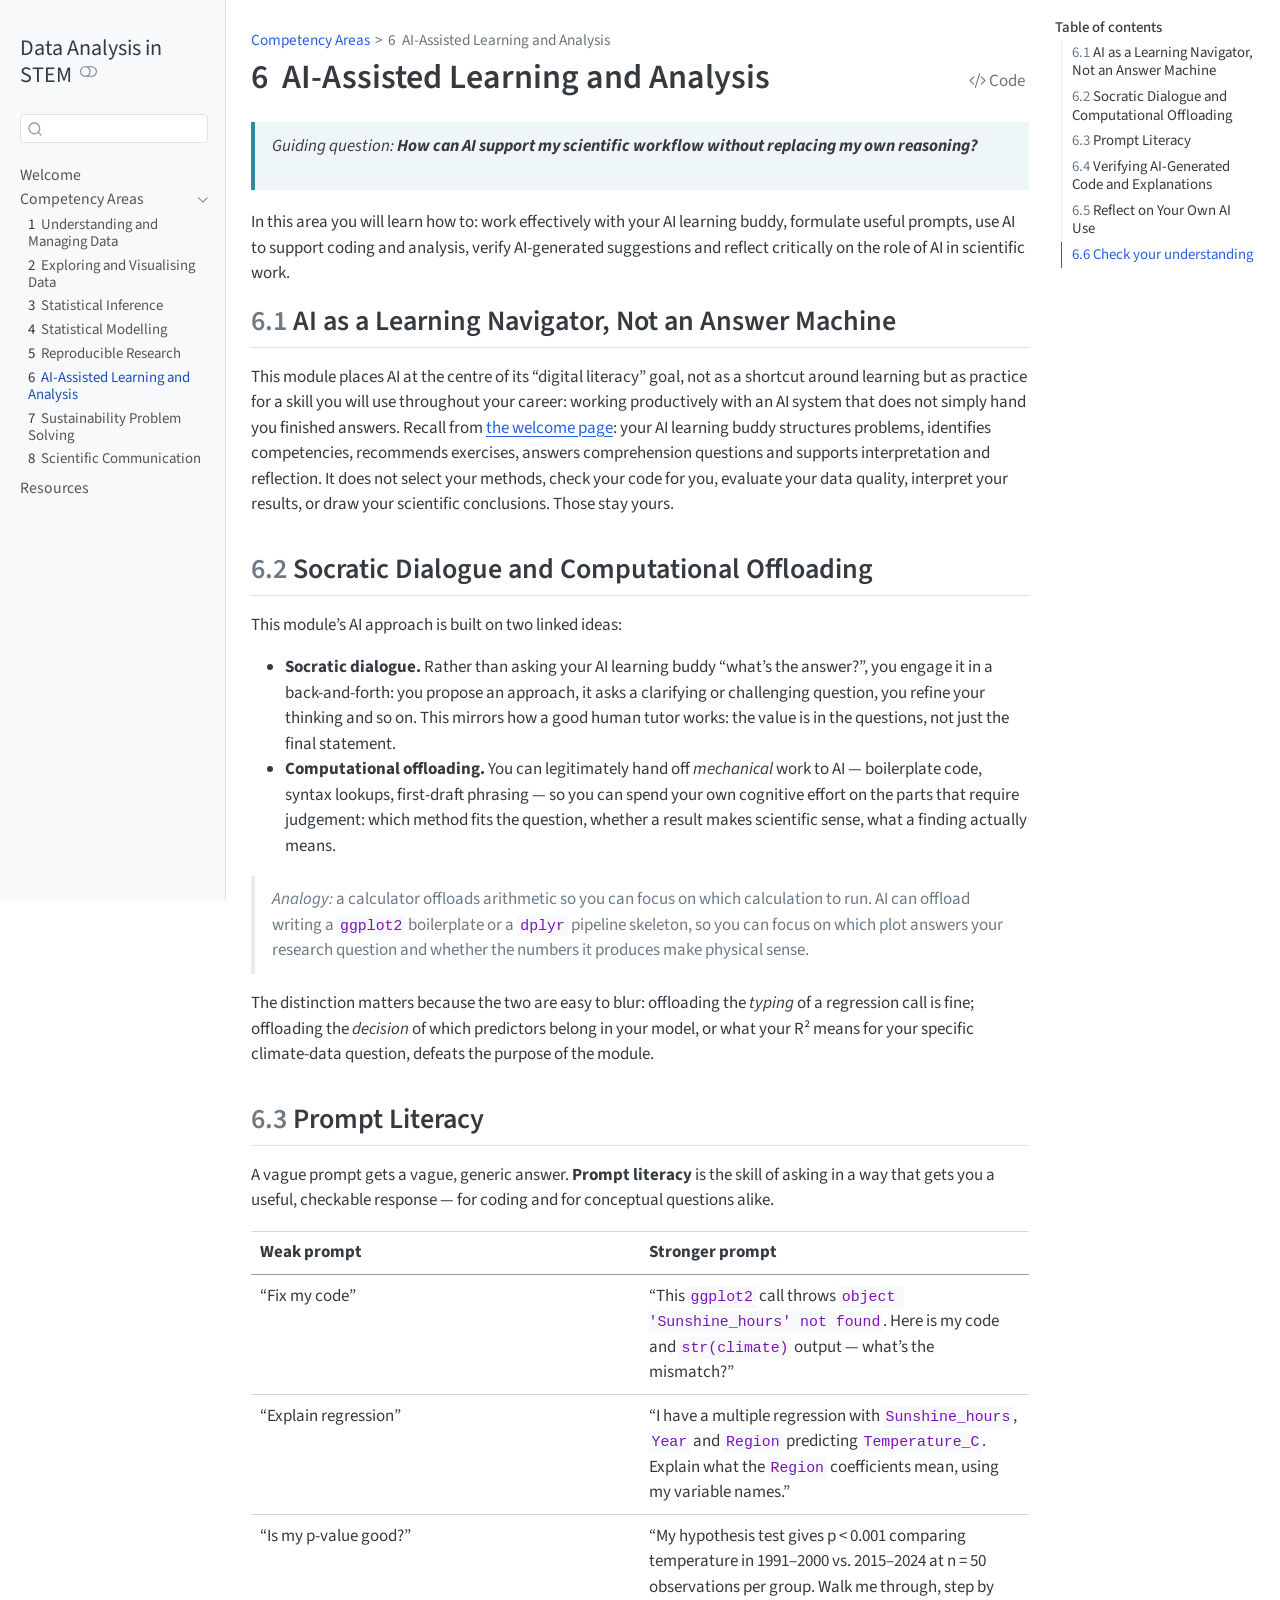
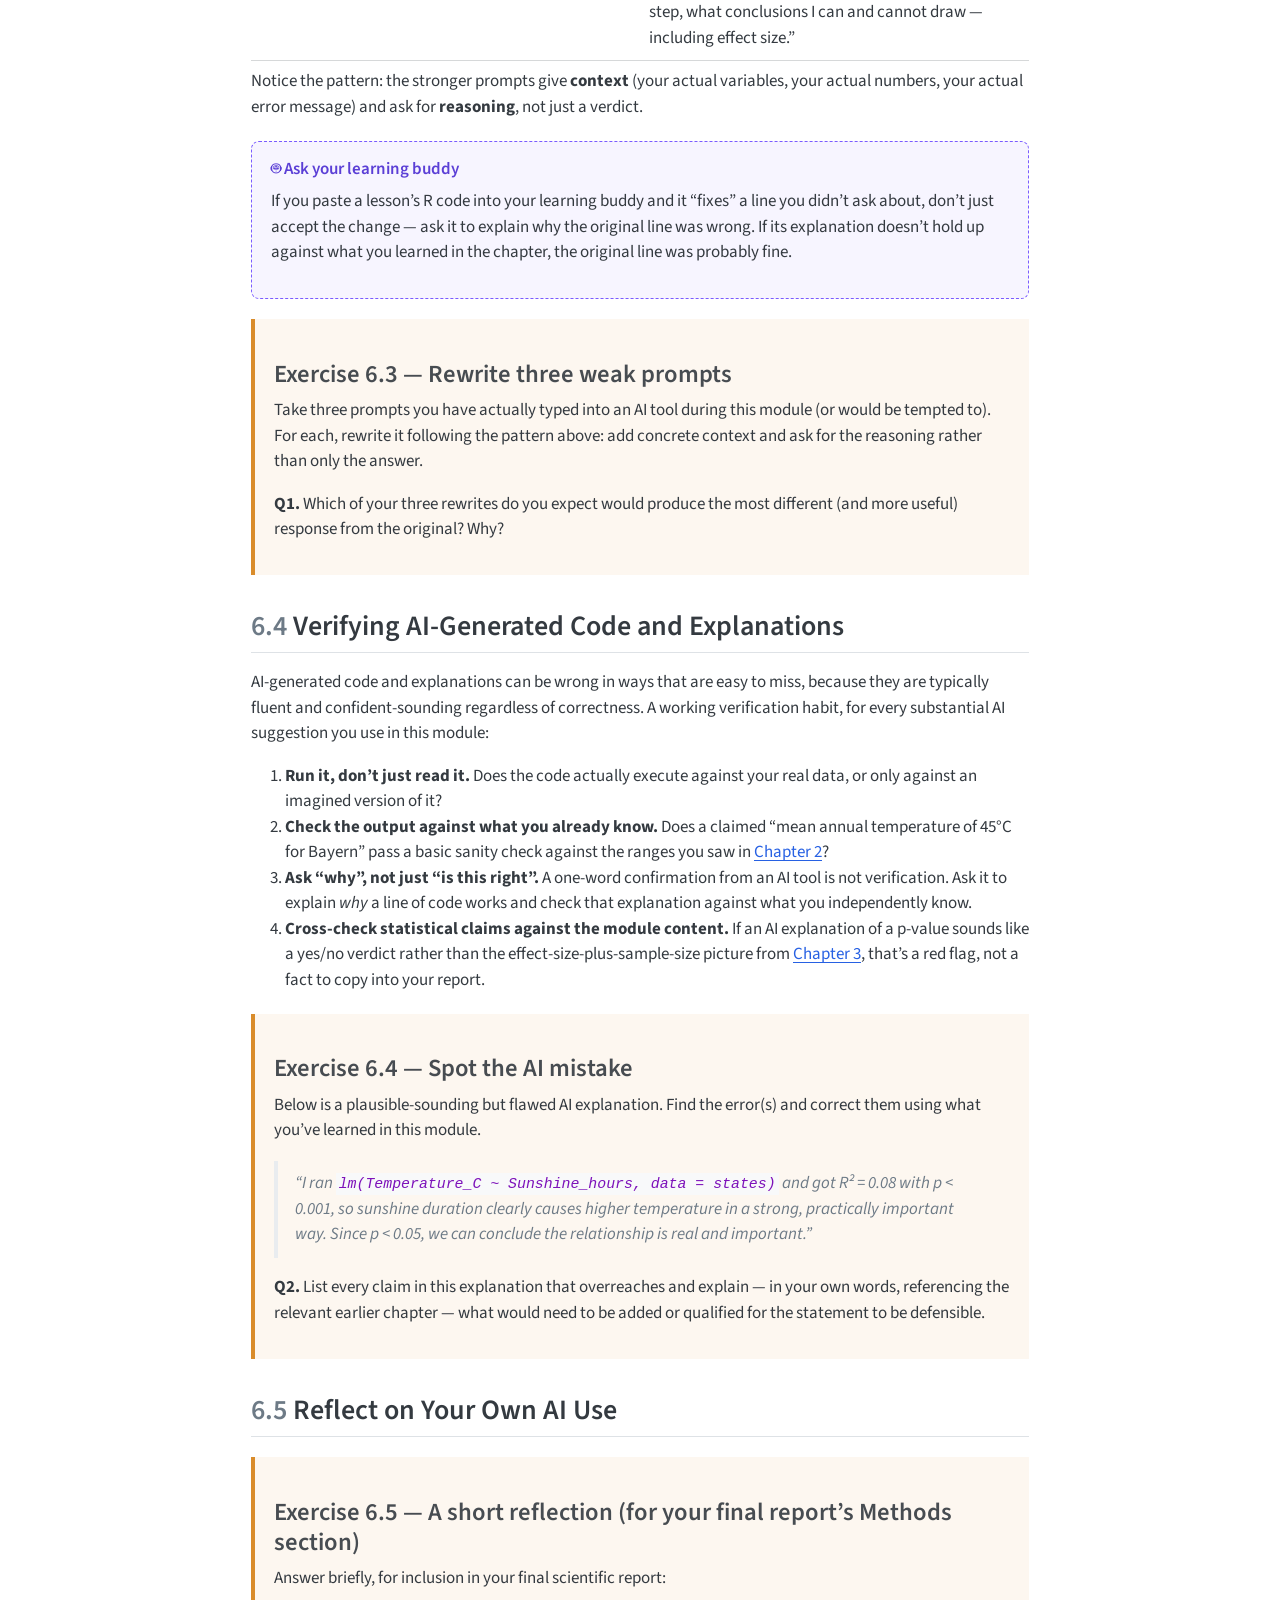
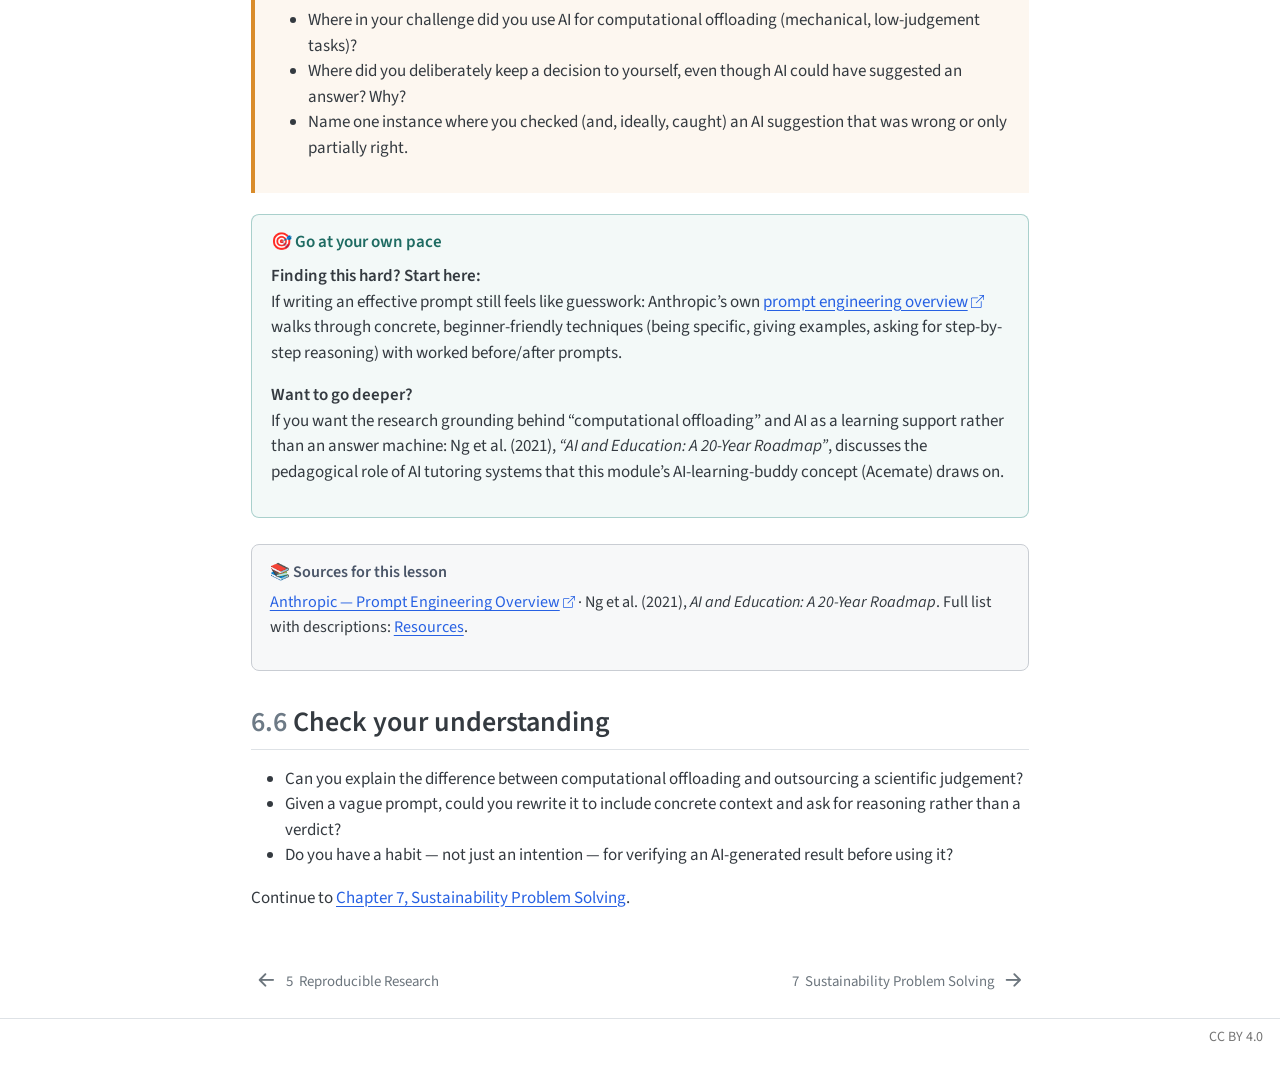
<file: docs/06-ai-assisted-learning.html>
<!DOCTYPE html>
<html xmlns="http://www.w3.org/1999/xhtml" lang="en" xml:lang="en"><head>

<meta charset="utf-8">
<meta name="generator" content="quarto-1.6.42">

<meta name="viewport" content="width=device-width, initial-scale=1.0, user-scalable=yes">


<title>6&nbsp; AI-Assisted Learning and Analysis – Data Analysis in STEM</title>
<style>
code{white-space: pre-wrap;}
span.smallcaps{font-variant: small-caps;}
div.columns{display: flex; gap: min(4vw, 1.5em);}
div.column{flex: auto; overflow-x: auto;}
div.hanging-indent{margin-left: 1.5em; text-indent: -1.5em;}
ul.task-list{list-style: none;}
ul.task-list li input[type="checkbox"] {
  width: 0.8em;
  margin: 0 0.8em 0.2em -1em; /* quarto-specific, see https://github.com/quarto-dev/quarto-cli/issues/4556 */ 
  vertical-align: middle;
}
/* CSS for syntax highlighting */
pre > code.sourceCode { white-space: pre; position: relative; }
pre > code.sourceCode > span { line-height: 1.25; }
pre > code.sourceCode > span:empty { height: 1.2em; }
.sourceCode { overflow: visible; }
code.sourceCode > span { color: inherit; text-decoration: inherit; }
div.sourceCode { margin: 1em 0; }
pre.sourceCode { margin: 0; }
@media screen {
div.sourceCode { overflow: auto; }
}
@media print {
pre > code.sourceCode { white-space: pre-wrap; }
pre > code.sourceCode > span { display: inline-block; text-indent: -5em; padding-left: 5em; }
}
pre.numberSource code
  { counter-reset: source-line 0; }
pre.numberSource code > span
  { position: relative; left: -4em; counter-increment: source-line; }
pre.numberSource code > span > a:first-child::before
  { content: counter(source-line);
    position: relative; left: -1em; text-align: right; vertical-align: baseline;
    border: none; display: inline-block;
    -webkit-touch-callout: none; -webkit-user-select: none;
    -khtml-user-select: none; -moz-user-select: none;
    -ms-user-select: none; user-select: none;
    padding: 0 4px; width: 4em;
  }
pre.numberSource { margin-left: 3em;  padding-left: 4px; }
div.sourceCode
  {   }
@media screen {
pre > code.sourceCode > span > a:first-child::before { text-decoration: underline; }
}
</style>


<script src="site_libs/quarto-nav/quarto-nav.js"></script>
<script src="site_libs/quarto-nav/headroom.min.js"></script>
<script src="site_libs/clipboard/clipboard.min.js"></script>
<script src="site_libs/quarto-search/autocomplete.umd.js"></script>
<script src="site_libs/quarto-search/fuse.min.js"></script>
<script src="site_libs/quarto-search/quarto-search.js"></script>
<meta name="quarto:offset" content="./">
<link href="./07-sustainability-problem-solving.html" rel="next">
<link href="./05-reproducible-research.html" rel="prev">
<script src="site_libs/quarto-html/quarto.js"></script>
<script src="site_libs/quarto-html/popper.min.js"></script>
<script src="site_libs/quarto-html/tippy.umd.min.js"></script>
<script src="site_libs/quarto-html/anchor.min.js"></script>
<link href="site_libs/quarto-html/tippy.css" rel="stylesheet">
<link href="site_libs/quarto-html/quarto-syntax-highlighting-2f5df379a58b258e96c21c0638c20c03.css" rel="stylesheet" class="quarto-color-scheme" id="quarto-text-highlighting-styles">
<link href="site_libs/quarto-html/quarto-syntax-highlighting-dark-b53751a350365c71b6c909e95f209ed1.css" rel="prefetch" class="quarto-color-scheme quarto-color-alternate" id="quarto-text-highlighting-styles">
<script src="site_libs/bootstrap/bootstrap.min.js"></script>
<link href="site_libs/bootstrap/bootstrap-icons.css" rel="stylesheet">
<link href="site_libs/bootstrap/bootstrap-08731ecd0d226a52c85d4cd3313dadfd.min.css" rel="stylesheet" append-hash="true" class="quarto-color-scheme" id="quarto-bootstrap" data-mode="light">
<link href="site_libs/bootstrap/bootstrap-dark-2213e3bfb2ceb1e73a7d7364ae98b957.min.css" rel="prefetch" append-hash="true" class="quarto-color-scheme quarto-color-alternate" id="quarto-bootstrap" data-mode="dark">
<script id="quarto-search-options" type="application/json">{
  "location": "sidebar",
  "copy-button": false,
  "collapse-after": 3,
  "panel-placement": "start",
  "type": "textbox",
  "limit": 50,
  "keyboard-shortcut": [
    "f",
    "/",
    "s"
  ],
  "show-item-context": false,
  "language": {
    "search-no-results-text": "No results",
    "search-matching-documents-text": "matching documents",
    "search-copy-link-title": "Copy link to search",
    "search-hide-matches-text": "Hide additional matches",
    "search-more-match-text": "more match in this document",
    "search-more-matches-text": "more matches in this document",
    "search-clear-button-title": "Clear",
    "search-text-placeholder": "",
    "search-detached-cancel-button-title": "Cancel",
    "search-submit-button-title": "Submit",
    "search-label": "Search"
  }
}</script>
<style>html{ scroll-behavior: smooth; }</style>


<link rel="stylesheet" href="styles.css">
</head>

<body class="nav-sidebar docked">

<div id="quarto-search-results"></div>
  <header id="quarto-header" class="headroom fixed-top">
  <nav class="quarto-secondary-nav">
    <div class="container-fluid d-flex">
      <button type="button" class="quarto-btn-toggle btn" data-bs-toggle="collapse" role="button" data-bs-target=".quarto-sidebar-collapse-item" aria-controls="quarto-sidebar" aria-expanded="false" aria-label="Toggle sidebar navigation" onclick="if (window.quartoToggleHeadroom) { window.quartoToggleHeadroom(); }">
        <i class="bi bi-layout-text-sidebar-reverse"></i>
      </button>
        <nav class="quarto-page-breadcrumbs" aria-label="breadcrumb"><ol class="breadcrumb"><li class="breadcrumb-item"><a href="./01-understanding-data.html">Competency Areas</a></li><li class="breadcrumb-item"><a href="./06-ai-assisted-learning.html"><span class="chapter-number">6</span>&nbsp; <span class="chapter-title">AI-Assisted Learning and Analysis</span></a></li></ol></nav>
        <a class="flex-grow-1" role="navigation" data-bs-toggle="collapse" data-bs-target=".quarto-sidebar-collapse-item" aria-controls="quarto-sidebar" aria-expanded="false" aria-label="Toggle sidebar navigation" onclick="if (window.quartoToggleHeadroom) { window.quartoToggleHeadroom(); }">      
        </a>
      <button type="button" class="btn quarto-search-button" aria-label="Search" onclick="window.quartoOpenSearch();">
        <i class="bi bi-search"></i>
      </button>
    </div>
  </nav>
</header>
<!-- content -->
<div id="quarto-content" class="quarto-container page-columns page-rows-contents page-layout-article">
<!-- sidebar -->
  <nav id="quarto-sidebar" class="sidebar collapse collapse-horizontal quarto-sidebar-collapse-item sidebar-navigation docked overflow-auto">
    <div class="pt-lg-2 mt-2 text-left sidebar-header">
    <div class="sidebar-title mb-0 py-0">
      <a href="./">Data Analysis in STEM</a> 
        <div class="sidebar-tools-main">
  <a href="" class="quarto-color-scheme-toggle quarto-navigation-tool  px-1" onclick="window.quartoToggleColorScheme(); return false;" title="Toggle dark mode"><i class="bi"></i></a>
</div>
    </div>
      </div>
        <div class="mt-2 flex-shrink-0 align-items-center">
        <div class="sidebar-search">
        <div id="quarto-search" class="" title="Search"></div>
        </div>
        </div>
    <div class="sidebar-menu-container"> 
    <ul class="list-unstyled mt-1">
        <li class="sidebar-item">
  <div class="sidebar-item-container"> 
  <a href="./index.html" class="sidebar-item-text sidebar-link">
 <span class="menu-text">Welcome</span></a>
  </div>
</li>
        <li class="sidebar-item sidebar-item-section">
      <div class="sidebar-item-container"> 
            <a class="sidebar-item-text sidebar-link text-start" data-bs-toggle="collapse" data-bs-target="#quarto-sidebar-section-1" role="navigation" aria-expanded="true">
 <span class="menu-text">Competency Areas</span></a>
          <a class="sidebar-item-toggle text-start" data-bs-toggle="collapse" data-bs-target="#quarto-sidebar-section-1" role="navigation" aria-expanded="true" aria-label="Toggle section">
            <i class="bi bi-chevron-right ms-2"></i>
          </a> 
      </div>
      <ul id="quarto-sidebar-section-1" class="collapse list-unstyled sidebar-section depth1 show">  
          <li class="sidebar-item">
  <div class="sidebar-item-container"> 
  <a href="./01-understanding-data.html" class="sidebar-item-text sidebar-link">
 <span class="menu-text"><span class="chapter-number">1</span>&nbsp; <span class="chapter-title">Understanding and Managing Data</span></span></a>
  </div>
</li>
          <li class="sidebar-item">
  <div class="sidebar-item-container"> 
  <a href="./02-exploring-visualizing.html" class="sidebar-item-text sidebar-link">
 <span class="menu-text"><span class="chapter-number">2</span>&nbsp; <span class="chapter-title">Exploring and Visualising Data</span></span></a>
  </div>
</li>
          <li class="sidebar-item">
  <div class="sidebar-item-container"> 
  <a href="./03-statistical-inference.html" class="sidebar-item-text sidebar-link">
 <span class="menu-text"><span class="chapter-number">3</span>&nbsp; <span class="chapter-title">Statistical Inference</span></span></a>
  </div>
</li>
          <li class="sidebar-item">
  <div class="sidebar-item-container"> 
  <a href="./04-statistical-modelling.html" class="sidebar-item-text sidebar-link">
 <span class="menu-text"><span class="chapter-number">4</span>&nbsp; <span class="chapter-title">Statistical Modelling</span></span></a>
  </div>
</li>
          <li class="sidebar-item">
  <div class="sidebar-item-container"> 
  <a href="./05-reproducible-research.html" class="sidebar-item-text sidebar-link">
 <span class="menu-text"><span class="chapter-number">5</span>&nbsp; <span class="chapter-title">Reproducible Research</span></span></a>
  </div>
</li>
          <li class="sidebar-item">
  <div class="sidebar-item-container"> 
  <a href="./06-ai-assisted-learning.html" class="sidebar-item-text sidebar-link active">
 <span class="menu-text"><span class="chapter-number">6</span>&nbsp; <span class="chapter-title">AI-Assisted Learning and Analysis</span></span></a>
  </div>
</li>
          <li class="sidebar-item">
  <div class="sidebar-item-container"> 
  <a href="./07-sustainability-problem-solving.html" class="sidebar-item-text sidebar-link">
 <span class="menu-text"><span class="chapter-number">7</span>&nbsp; <span class="chapter-title">Sustainability Problem Solving</span></span></a>
  </div>
</li>
          <li class="sidebar-item">
  <div class="sidebar-item-container"> 
  <a href="./08-scientific-communication.html" class="sidebar-item-text sidebar-link">
 <span class="menu-text"><span class="chapter-number">8</span>&nbsp; <span class="chapter-title">Scientific Communication</span></span></a>
  </div>
</li>
      </ul>
  </li>
        <li class="sidebar-item">
  <div class="sidebar-item-container"> 
  <a href="./resources.html" class="sidebar-item-text sidebar-link">
 <span class="menu-text">Resources</span></a>
  </div>
</li>
    </ul>
    </div>
</nav>
<div id="quarto-sidebar-glass" class="quarto-sidebar-collapse-item" data-bs-toggle="collapse" data-bs-target=".quarto-sidebar-collapse-item"></div>
<!-- margin-sidebar -->
    <div id="quarto-margin-sidebar" class="sidebar margin-sidebar">
        <nav id="TOC" role="doc-toc" class="toc-active">
    <h2 id="toc-title">Table of contents</h2>
   
  <ul>
  <li><a href="#ai-as-a-learning-navigator-not-an-answer-machine" id="toc-ai-as-a-learning-navigator-not-an-answer-machine" class="nav-link active" data-scroll-target="#ai-as-a-learning-navigator-not-an-answer-machine"><span class="header-section-number">6.1</span> AI as a Learning Navigator, Not an Answer Machine</a></li>
  <li><a href="#socratic-dialogue-and-computational-offloading" id="toc-socratic-dialogue-and-computational-offloading" class="nav-link" data-scroll-target="#socratic-dialogue-and-computational-offloading"><span class="header-section-number">6.2</span> Socratic Dialogue and Computational Offloading</a></li>
  <li><a href="#prompt-literacy" id="toc-prompt-literacy" class="nav-link" data-scroll-target="#prompt-literacy"><span class="header-section-number">6.3</span> Prompt Literacy</a>
  <ul class="collapse">
  <li><a href="#exercise-6.3-rewrite-three-weak-prompts" id="toc-exercise-6.3-rewrite-three-weak-prompts" class="nav-link" data-scroll-target="#exercise-6.3-rewrite-three-weak-prompts">Exercise 6.3 — Rewrite three weak prompts</a></li>
  </ul></li>
  <li><a href="#verifying-ai-generated-code-and-explanations" id="toc-verifying-ai-generated-code-and-explanations" class="nav-link" data-scroll-target="#verifying-ai-generated-code-and-explanations"><span class="header-section-number">6.4</span> Verifying AI-Generated Code and Explanations</a>
  <ul class="collapse">
  <li><a href="#exercise-6.4-spot-the-ai-mistake" id="toc-exercise-6.4-spot-the-ai-mistake" class="nav-link" data-scroll-target="#exercise-6.4-spot-the-ai-mistake">Exercise 6.4 — Spot the AI mistake</a></li>
  </ul></li>
  <li><a href="#reflect-on-your-own-ai-use" id="toc-reflect-on-your-own-ai-use" class="nav-link" data-scroll-target="#reflect-on-your-own-ai-use"><span class="header-section-number">6.5</span> Reflect on Your Own AI Use</a>
  <ul class="collapse">
  <li><a href="#exercise-6.5-a-short-reflection-for-your-final-reports-methods-section" id="toc-exercise-6.5-a-short-reflection-for-your-final-reports-methods-section" class="nav-link" data-scroll-target="#exercise-6.5-a-short-reflection-for-your-final-reports-methods-section">Exercise 6.5 — A short reflection (for your final report’s Methods section)</a></li>
  </ul></li>
  <li><a href="#check-your-understanding" id="toc-check-your-understanding" class="nav-link" data-scroll-target="#check-your-understanding"><span class="header-section-number">6.6</span> Check your understanding</a></li>
  </ul>
</nav>
    </div>
<!-- main -->
<main class="content" id="quarto-document-content">

<header id="title-block-header" class="quarto-title-block default"><nav class="quarto-page-breadcrumbs quarto-title-breadcrumbs d-none d-lg-block" aria-label="breadcrumb"><ol class="breadcrumb"><li class="breadcrumb-item"><a href="./01-understanding-data.html">Competency Areas</a></li><li class="breadcrumb-item"><a href="./06-ai-assisted-learning.html"><span class="chapter-number">6</span>&nbsp; <span class="chapter-title">AI-Assisted Learning and Analysis</span></a></li></ol></nav>
<div class="quarto-title">
<div class="quarto-title-block"><div><h1 class="title"><span id="sec-ai-assisted-learning" class="quarto-section-identifier"><span class="chapter-number">6</span>&nbsp; <span class="chapter-title">AI-Assisted Learning and Analysis</span></span></h1><button type="button" class="btn code-tools-button" id="quarto-code-tools-source"><i class="bi"></i> Code</button></div></div>
</div>



<div class="quarto-title-meta">

    
  
    
  </div>
  


</header>


<div class="guiding-question">
<p>Guiding question: <strong>How can AI support my scientific workflow without replacing my own reasoning?</strong></p>
</div>
<p>In this area you will learn how to: work effectively with your AI learning buddy, formulate useful prompts, use AI to support coding and analysis, verify AI-generated suggestions and reflect critically on the role of AI in scientific work.</p>
<section id="ai-as-a-learning-navigator-not-an-answer-machine" class="level2" data-number="6.1">
<h2 data-number="6.1" class="anchored" data-anchor-id="ai-as-a-learning-navigator-not-an-answer-machine"><span class="header-section-number">6.1</span> AI as a Learning Navigator, Not an Answer Machine</h2>
<p>This module places AI at the centre of its “digital literacy” goal, not as a shortcut around learning but as practice for a skill you will use throughout your career: working productively with an AI system that does not simply hand you finished answers. Recall from <a href="./index.html#meet-acemate-your-learning-buddy">the welcome page</a>: your AI learning buddy structures problems, identifies competencies, recommends exercises, answers comprehension questions and supports interpretation and reflection. It does not select your methods, check your code for you, evaluate your data quality, interpret your results, or draw your scientific conclusions. Those stay yours.</p>
</section>
<section id="socratic-dialogue-and-computational-offloading" class="level2" data-number="6.2">
<h2 data-number="6.2" class="anchored" data-anchor-id="socratic-dialogue-and-computational-offloading"><span class="header-section-number">6.2</span> Socratic Dialogue and Computational Offloading</h2>
<p>This module’s AI approach is built on two linked ideas:</p>
<ul>
<li><strong>Socratic dialogue.</strong> Rather than asking your AI learning buddy “what’s the answer?”, you engage it in a back-and-forth: you propose an approach, it asks a clarifying or challenging question, you refine your thinking and so on. This mirrors how a good human tutor works: the value is in the questions, not just the final statement.</li>
<li><strong>Computational offloading.</strong> You can legitimately hand off <em>mechanical</em> work to AI — boilerplate code, syntax lookups, first-draft phrasing — so you can spend your own cognitive effort on the parts that require judgement: which method fits the question, whether a result makes scientific sense, what a finding actually means.</li>
</ul>
<blockquote class="blockquote">
<p><em>Analogy:</em> a calculator offloads arithmetic so you can focus on which calculation to run. AI can offload writing a <code>ggplot2</code> boilerplate or a <code>dplyr</code> pipeline skeleton, so you can focus on which plot answers your research question and whether the numbers it produces make physical sense.</p>
</blockquote>
<p>The distinction matters because the two are easy to blur: offloading the <em>typing</em> of a regression call is fine; offloading the <em>decision</em> of which predictors belong in your model, or what your R² means for your specific climate-data question, defeats the purpose of the module.</p>
</section>
<section id="prompt-literacy" class="level2" data-number="6.3">
<h2 data-number="6.3" class="anchored" data-anchor-id="prompt-literacy"><span class="header-section-number">6.3</span> Prompt Literacy</h2>
<p>A vague prompt gets a vague, generic answer. <strong>Prompt literacy</strong> is the skill of asking in a way that gets you a useful, checkable response — for coding and for conceptual questions alike.</p>
<table class="caption-top table">
<colgroup>
<col style="width: 50%">
<col style="width: 50%">
</colgroup>
<thead>
<tr class="header">
<th>Weak prompt</th>
<th>Stronger prompt</th>
</tr>
</thead>
<tbody>
<tr class="odd">
<td>“Fix my code”</td>
<td>“This <code>ggplot2</code> call throws <code>object 'Sunshine_hours' not found</code>. Here is my code and <code>str(climate)</code> output — what’s the mismatch?”</td>
</tr>
<tr class="even">
<td>“Explain regression”</td>
<td>“I have a multiple regression with <code>Sunshine_hours</code>, <code>Year</code> and <code>Region</code> predicting <code>Temperature_C</code>. Explain what the <code>Region</code> coefficients mean, using my variable names.”</td>
</tr>
<tr class="odd">
<td>“Is my p-value good?”</td>
<td>“My hypothesis test gives p &lt; 0.001 comparing temperature in 1991–2000 vs.&nbsp;2015–2024 at n = 50 observations per group. Walk me through, step by step, what conclusions I can and cannot draw — including effect size.”</td>
</tr>
</tbody>
</table>
<p>Notice the pattern: the stronger prompts give <strong>context</strong> (your actual variables, your actual numbers, your actual error message) and ask for <strong>reasoning</strong>, not just a verdict.</p>
<div class="acemate-box">
<p>If you paste a lesson’s R code into your learning buddy and it “fixes” a line you didn’t ask about, don’t just accept the change — ask it to explain why the original line was wrong. If its explanation doesn’t hold up against what you learned in the chapter, the original line was probably fine.</p>
</div>
<section id="exercise-6.3-rewrite-three-weak-prompts" class="level3 exercise-box">
<h3 class="anchored" data-anchor-id="exercise-6.3-rewrite-three-weak-prompts">Exercise 6.3 — Rewrite three weak prompts</h3>
<p>Take three prompts you have actually typed into an AI tool during this module (or would be tempted to). For each, rewrite it following the pattern above: add concrete context and ask for the reasoning rather than only the answer.</p>
<p><strong>Q1.</strong> Which of your three rewrites do you expect would produce the most different (and more useful) response from the original? Why?</p>
</section>
</section>
<section id="verifying-ai-generated-code-and-explanations" class="level2" data-number="6.4">
<h2 data-number="6.4" class="anchored" data-anchor-id="verifying-ai-generated-code-and-explanations"><span class="header-section-number">6.4</span> Verifying AI-Generated Code and Explanations</h2>
<p>AI-generated code and explanations can be wrong in ways that are easy to miss, because they are typically fluent and confident-sounding regardless of correctness. A working verification habit, for every substantial AI suggestion you use in this module:</p>
<ol type="1">
<li><strong>Run it, don’t just read it.</strong> Does the code actually execute against your real data, or only against an imagined version of it?</li>
<li><strong>Check the output against what you already know.</strong> Does a claimed “mean annual temperature of 45°C for Bayern” pass a basic sanity check against the ranges you saw in <a href="./02-exploring-visualizing.html">Chapter 2</a>?</li>
<li><strong>Ask “why”, not just “is this right”.</strong> A one-word confirmation from an AI tool is not verification. Ask it to explain <em>why</em> a line of code works and check that explanation against what you independently know.</li>
<li><strong>Cross-check statistical claims against the module content.</strong> If an AI explanation of a p-value sounds like a yes/no verdict rather than the effect-size-plus-sample-size picture from <a href="./03-statistical-inference.html#beyond-the-p-value">Chapter 3</a>, that’s a red flag, not a fact to copy into your report.</li>
</ol>
<section id="exercise-6.4-spot-the-ai-mistake" class="level3 exercise-box">
<h3 class="anchored" data-anchor-id="exercise-6.4-spot-the-ai-mistake">Exercise 6.4 — Spot the AI mistake</h3>
<p>Below is a plausible-sounding but flawed AI explanation. Find the error(s) and correct them using what you’ve learned in this module.</p>
<blockquote class="blockquote">
<p><em>“I ran <code>lm(Temperature_C ~ Sunshine_hours, data = states)</code> and got R² = 0.08 with p &lt; 0.001, so sunshine duration clearly causes higher temperature in a strong, practically important way. Since p &lt; 0.05, we can conclude the relationship is real and important.”</em></p>
</blockquote>
<p><strong>Q2.</strong> List every claim in this explanation that overreaches and explain — in your own words, referencing the relevant earlier chapter — what would need to be added or qualified for the statement to be defensible.</p>
</section>
</section>
<section id="reflect-on-your-own-ai-use" class="level2" data-number="6.5">
<h2 data-number="6.5" class="anchored" data-anchor-id="reflect-on-your-own-ai-use"><span class="header-section-number">6.5</span> Reflect on Your Own AI Use</h2>
<section id="exercise-6.5-a-short-reflection-for-your-final-reports-methods-section" class="level3 exercise-box">
<h3 class="anchored" data-anchor-id="exercise-6.5-a-short-reflection-for-your-final-reports-methods-section">Exercise 6.5 — A short reflection (for your final report’s Methods section)</h3>
<p>Answer briefly, for inclusion in your final scientific report:</p>
<ul>
<li>Where in your challenge did you use AI for computational offloading (mechanical, low-judgement tasks)?</li>
<li>Where did you deliberately keep a decision to yourself, even though AI could have suggested an answer? Why?</li>
<li>Name one instance where you checked (and, ideally, caught) an AI suggestion that was wrong or only partially right.</li>
</ul>
</section>
<div class="differentiation-box">
<div class="struggling">
<p>If writing an effective prompt still feels like guesswork: Anthropic’s own <a href="https://docs.claude.com/en/docs/build-with-claude/prompt-engineering/overview">prompt engineering overview</a> walks through concrete, beginner-friendly techniques (being specific, giving examples, asking for step-by-step reasoning) with worked before/after prompts.</p>
</div>
<div class="deeper">
<p>If you want the research grounding behind “computational offloading” and AI as a learning support rather than an answer machine: Ng et al.&nbsp;(2021), <em>“AI and Education: A 20-Year Roadmap”</em>, discusses the pedagogical role of AI tutoring systems that this module’s AI-learning-buddy concept (Acemate) draws on.</p>
</div>
</div>
<div class="sources-box">
<p><a href="https://docs.claude.com/en/docs/build-with-claude/prompt-engineering/overview">Anthropic — Prompt Engineering Overview</a> · Ng et al.&nbsp;(2021), <em>AI and Education: A 20-Year Roadmap</em>. Full list with descriptions: <a href="./resources.html#ai-assisted-learning-and-analysis">Resources</a>.</p>
</div>
</section>
<section id="check-your-understanding" class="level2" data-number="6.6">
<h2 data-number="6.6" class="anchored" data-anchor-id="check-your-understanding"><span class="header-section-number">6.6</span> Check your understanding</h2>
<ul>
<li>Can you explain the difference between computational offloading and outsourcing a scientific judgement?</li>
<li>Given a vague prompt, could you rewrite it to include concrete context and ask for reasoning rather than a verdict?</li>
<li>Do you have a habit — not just an intention — for verifying an AI-generated result before using it?</li>
</ul>
<p>Continue to <a href="./07-sustainability-problem-solving.html">Chapter 7, Sustainability Problem Solving</a>.</p>


<!-- -->

</section>

</main> <!-- /main -->
<script id="quarto-html-after-body" type="application/javascript">
window.document.addEventListener("DOMContentLoaded", function (event) {
  const toggleBodyColorMode = (bsSheetEl) => {
    const mode = bsSheetEl.getAttribute("data-mode");
    const bodyEl = window.document.querySelector("body");
    if (mode === "dark") {
      bodyEl.classList.add("quarto-dark");
      bodyEl.classList.remove("quarto-light");
    } else {
      bodyEl.classList.add("quarto-light");
      bodyEl.classList.remove("quarto-dark");
    }
  }
  const toggleBodyColorPrimary = () => {
    const bsSheetEl = window.document.querySelector("link#quarto-bootstrap");
    if (bsSheetEl) {
      toggleBodyColorMode(bsSheetEl);
    }
  }
  toggleBodyColorPrimary();  
  const disableStylesheet = (stylesheets) => {
    for (let i=0; i < stylesheets.length; i++) {
      const stylesheet = stylesheets[i];
      stylesheet.rel = 'prefetch';
    }
  }
  const enableStylesheet = (stylesheets) => {
    for (let i=0; i < stylesheets.length; i++) {
      const stylesheet = stylesheets[i];
      stylesheet.rel = 'stylesheet';
    }
  }
  const manageTransitions = (selector, allowTransitions) => {
    const els = window.document.querySelectorAll(selector);
    for (let i=0; i < els.length; i++) {
      const el = els[i];
      if (allowTransitions) {
        el.classList.remove('notransition');
      } else {
        el.classList.add('notransition');
      }
    }
  }
  const toggleGiscusIfUsed = (isAlternate, darkModeDefault) => {
    const baseTheme = document.querySelector('#giscus-base-theme')?.value ?? 'light';
    const alternateTheme = document.querySelector('#giscus-alt-theme')?.value ?? 'dark';
    let newTheme = '';
    if(darkModeDefault) {
      newTheme = isAlternate ? baseTheme : alternateTheme;
    } else {
      newTheme = isAlternate ? alternateTheme : baseTheme;
    }
    const changeGiscusTheme = () => {
      // From: https://github.com/giscus/giscus/issues/336
      const sendMessage = (message) => {
        const iframe = document.querySelector('iframe.giscus-frame');
        if (!iframe) return;
        iframe.contentWindow.postMessage({ giscus: message }, 'https://giscus.app');
      }
      sendMessage({
        setConfig: {
          theme: newTheme
        }
      });
    }
    const isGiscussLoaded = window.document.querySelector('iframe.giscus-frame') !== null;
    if (isGiscussLoaded) {
      changeGiscusTheme();
    }
  }
  const toggleColorMode = (alternate) => {
    // Switch the stylesheets
    const alternateStylesheets = window.document.querySelectorAll('link.quarto-color-scheme.quarto-color-alternate');
    manageTransitions('#quarto-margin-sidebar .nav-link', false);
    if (alternate) {
      enableStylesheet(alternateStylesheets);
      for (const sheetNode of alternateStylesheets) {
        if (sheetNode.id === "quarto-bootstrap") {
          toggleBodyColorMode(sheetNode);
        }
      }
    } else {
      disableStylesheet(alternateStylesheets);
      toggleBodyColorPrimary();
    }
    manageTransitions('#quarto-margin-sidebar .nav-link', true);
    // Switch the toggles
    const toggles = window.document.querySelectorAll('.quarto-color-scheme-toggle');
    for (let i=0; i < toggles.length; i++) {
      const toggle = toggles[i];
      if (toggle) {
        if (alternate) {
          toggle.classList.add("alternate");     
        } else {
          toggle.classList.remove("alternate");
        }
      }
    }
    // Hack to workaround the fact that safari doesn't
    // properly recolor the scrollbar when toggling (#1455)
    if (navigator.userAgent.indexOf('Safari') > 0 && navigator.userAgent.indexOf('Chrome') == -1) {
      manageTransitions("body", false);
      window.scrollTo(0, 1);
      setTimeout(() => {
        window.scrollTo(0, 0);
        manageTransitions("body", true);
      }, 40);  
    }
  }
  const isFileUrl = () => { 
    return window.location.protocol === 'file:';
  }
  const hasAlternateSentinel = () => {  
    let styleSentinel = getColorSchemeSentinel();
    if (styleSentinel !== null) {
      return styleSentinel === "alternate";
    } else {
      return false;
    }
  }
  const setStyleSentinel = (alternate) => {
    const value = alternate ? "alternate" : "default";
    if (!isFileUrl()) {
      window.localStorage.setItem("quarto-color-scheme", value);
    } else {
      localAlternateSentinel = value;
    }
  }
  const getColorSchemeSentinel = () => {
    if (!isFileUrl()) {
      const storageValue = window.localStorage.getItem("quarto-color-scheme");
      return storageValue != null ? storageValue : localAlternateSentinel;
    } else {
      return localAlternateSentinel;
    }
  }
  const darkModeDefault = false;
  let localAlternateSentinel = darkModeDefault ? 'alternate' : 'default';
  // Dark / light mode switch
  window.quartoToggleColorScheme = () => {
    // Read the current dark / light value 
    let toAlternate = !hasAlternateSentinel();
    toggleColorMode(toAlternate);
    setStyleSentinel(toAlternate);
    toggleGiscusIfUsed(toAlternate, darkModeDefault);
  };
  // Ensure there is a toggle, if there isn't float one in the top right
  if (window.document.querySelector('.quarto-color-scheme-toggle') === null) {
    const a = window.document.createElement('a');
    a.classList.add('top-right');
    a.classList.add('quarto-color-scheme-toggle');
    a.href = "";
    a.onclick = function() { try { window.quartoToggleColorScheme(); } catch {} return false; };
    const i = window.document.createElement("i");
    i.classList.add('bi');
    a.appendChild(i);
    window.document.body.appendChild(a);
  }
  // Switch to dark mode if need be
  if (hasAlternateSentinel()) {
    toggleColorMode(true);
  } else {
    toggleColorMode(false);
  }
  const icon = "";
  const anchorJS = new window.AnchorJS();
  anchorJS.options = {
    placement: 'right',
    icon: icon
  };
  anchorJS.add('.anchored');
  const isCodeAnnotation = (el) => {
    for (const clz of el.classList) {
      if (clz.startsWith('code-annotation-')) {                     
        return true;
      }
    }
    return false;
  }
  const onCopySuccess = function(e) {
    // button target
    const button = e.trigger;
    // don't keep focus
    button.blur();
    // flash "checked"
    button.classList.add('code-copy-button-checked');
    var currentTitle = button.getAttribute("title");
    button.setAttribute("title", "Copied!");
    let tooltip;
    if (window.bootstrap) {
      button.setAttribute("data-bs-toggle", "tooltip");
      button.setAttribute("data-bs-placement", "left");
      button.setAttribute("data-bs-title", "Copied!");
      tooltip = new bootstrap.Tooltip(button, 
        { trigger: "manual", 
          customClass: "code-copy-button-tooltip",
          offset: [0, -8]});
      tooltip.show();    
    }
    setTimeout(function() {
      if (tooltip) {
        tooltip.hide();
        button.removeAttribute("data-bs-title");
        button.removeAttribute("data-bs-toggle");
        button.removeAttribute("data-bs-placement");
      }
      button.setAttribute("title", currentTitle);
      button.classList.remove('code-copy-button-checked');
    }, 1000);
    // clear code selection
    e.clearSelection();
  }
  const getTextToCopy = function(trigger) {
      const codeEl = trigger.previousElementSibling.cloneNode(true);
      for (const childEl of codeEl.children) {
        if (isCodeAnnotation(childEl)) {
          childEl.remove();
        }
      }
      return codeEl.innerText;
  }
  const clipboard = new window.ClipboardJS('.code-copy-button:not([data-in-quarto-modal])', {
    text: getTextToCopy
  });
  clipboard.on('success', onCopySuccess);
  if (window.document.getElementById('quarto-embedded-source-code-modal')) {
    const clipboardModal = new window.ClipboardJS('.code-copy-button[data-in-quarto-modal]', {
      text: getTextToCopy,
      container: window.document.getElementById('quarto-embedded-source-code-modal')
    });
    clipboardModal.on('success', onCopySuccess);
  }
  const viewSource = window.document.getElementById('quarto-view-source') ||
                     window.document.getElementById('quarto-code-tools-source');
  if (viewSource) {
    const sourceUrl = viewSource.getAttribute("data-quarto-source-url");
    viewSource.addEventListener("click", function(e) {
      if (sourceUrl) {
        // rstudio viewer pane
        if (/\bcapabilities=\b/.test(window.location)) {
          window.open(sourceUrl);
        } else {
          window.location.href = sourceUrl;
        }
      } else {
        const modal = new bootstrap.Modal(document.getElementById('quarto-embedded-source-code-modal'));
        modal.show();
      }
      return false;
    });
  }
  function toggleCodeHandler(show) {
    return function(e) {
      const detailsSrc = window.document.querySelectorAll(".cell > details > .sourceCode");
      for (let i=0; i<detailsSrc.length; i++) {
        const details = detailsSrc[i].parentElement;
        if (show) {
          details.open = true;
        } else {
          details.removeAttribute("open");
        }
      }
      const cellCodeDivs = window.document.querySelectorAll(".cell > .sourceCode");
      const fromCls = show ? "hidden" : "unhidden";
      const toCls = show ? "unhidden" : "hidden";
      for (let i=0; i<cellCodeDivs.length; i++) {
        const codeDiv = cellCodeDivs[i];
        if (codeDiv.classList.contains(fromCls)) {
          codeDiv.classList.remove(fromCls);
          codeDiv.classList.add(toCls);
        } 
      }
      return false;
    }
  }
  const hideAllCode = window.document.getElementById("quarto-hide-all-code");
  if (hideAllCode) {
    hideAllCode.addEventListener("click", toggleCodeHandler(false));
  }
  const showAllCode = window.document.getElementById("quarto-show-all-code");
  if (showAllCode) {
    showAllCode.addEventListener("click", toggleCodeHandler(true));
  }
    var localhostRegex = new RegExp(/^(?:http|https):\/\/localhost\:?[0-9]*\//);
    var mailtoRegex = new RegExp(/^mailto:/);
      var filterRegex = new RegExp('/' + window.location.host + '/');
    var isInternal = (href) => {
        return filterRegex.test(href) || localhostRegex.test(href) || mailtoRegex.test(href);
    }
    // Inspect non-navigation links and adorn them if external
 	var links = window.document.querySelectorAll('a[href]:not(.nav-link):not(.navbar-brand):not(.toc-action):not(.sidebar-link):not(.sidebar-item-toggle):not(.pagination-link):not(.no-external):not([aria-hidden]):not(.dropdown-item):not(.quarto-navigation-tool):not(.about-link)');
    for (var i=0; i<links.length; i++) {
      const link = links[i];
      if (!isInternal(link.href)) {
        // undo the damage that might have been done by quarto-nav.js in the case of
        // links that we want to consider external
        if (link.dataset.originalHref !== undefined) {
          link.href = link.dataset.originalHref;
        }
          // target, if specified
          link.setAttribute("target", "_blank");
          if (link.getAttribute("rel") === null) {
            link.setAttribute("rel", "noopener");
          }
          // default icon
          link.classList.add("external");
      }
    }
  function tippyHover(el, contentFn, onTriggerFn, onUntriggerFn) {
    const config = {
      allowHTML: true,
      maxWidth: 500,
      delay: 100,
      arrow: false,
      appendTo: function(el) {
          return el.parentElement;
      },
      interactive: true,
      interactiveBorder: 10,
      theme: 'quarto',
      placement: 'bottom-start',
    };
    if (contentFn) {
      config.content = contentFn;
    }
    if (onTriggerFn) {
      config.onTrigger = onTriggerFn;
    }
    if (onUntriggerFn) {
      config.onUntrigger = onUntriggerFn;
    }
    window.tippy(el, config); 
  }
  const noterefs = window.document.querySelectorAll('a[role="doc-noteref"]');
  for (var i=0; i<noterefs.length; i++) {
    const ref = noterefs[i];
    tippyHover(ref, function() {
      // use id or data attribute instead here
      let href = ref.getAttribute('data-footnote-href') || ref.getAttribute('href');
      try { href = new URL(href).hash; } catch {}
      const id = href.replace(/^#\/?/, "");
      const note = window.document.getElementById(id);
      if (note) {
        return note.innerHTML;
      } else {
        return "";
      }
    });
  }
  const xrefs = window.document.querySelectorAll('a.quarto-xref');
  const processXRef = (id, note) => {
    // Strip column container classes
    const stripColumnClz = (el) => {
      el.classList.remove("page-full", "page-columns");
      if (el.children) {
        for (const child of el.children) {
          stripColumnClz(child);
        }
      }
    }
    stripColumnClz(note)
    if (id === null || id.startsWith('sec-')) {
      // Special case sections, only their first couple elements
      const container = document.createElement("div");
      if (note.children && note.children.length > 2) {
        container.appendChild(note.children[0].cloneNode(true));
        for (let i = 1; i < note.children.length; i++) {
          const child = note.children[i];
          if (child.tagName === "P" && child.innerText === "") {
            continue;
          } else {
            container.appendChild(child.cloneNode(true));
            break;
          }
        }
        if (window.Quarto?.typesetMath) {
          window.Quarto.typesetMath(container);
        }
        return container.innerHTML
      } else {
        if (window.Quarto?.typesetMath) {
          window.Quarto.typesetMath(note);
        }
        return note.innerHTML;
      }
    } else {
      // Remove any anchor links if they are present
      const anchorLink = note.querySelector('a.anchorjs-link');
      if (anchorLink) {
        anchorLink.remove();
      }
      if (window.Quarto?.typesetMath) {
        window.Quarto.typesetMath(note);
      }
      if (note.classList.contains("callout")) {
        return note.outerHTML;
      } else {
        return note.innerHTML;
      }
    }
  }
  for (var i=0; i<xrefs.length; i++) {
    const xref = xrefs[i];
    tippyHover(xref, undefined, function(instance) {
      instance.disable();
      let url = xref.getAttribute('href');
      let hash = undefined; 
      if (url.startsWith('#')) {
        hash = url;
      } else {
        try { hash = new URL(url).hash; } catch {}
      }
      if (hash) {
        const id = hash.replace(/^#\/?/, "");
        const note = window.document.getElementById(id);
        if (note !== null) {
          try {
            const html = processXRef(id, note.cloneNode(true));
            instance.setContent(html);
          } finally {
            instance.enable();
            instance.show();
          }
        } else {
          // See if we can fetch this
          fetch(url.split('#')[0])
          .then(res => res.text())
          .then(html => {
            const parser = new DOMParser();
            const htmlDoc = parser.parseFromString(html, "text/html");
            const note = htmlDoc.getElementById(id);
            if (note !== null) {
              const html = processXRef(id, note);
              instance.setContent(html);
            } 
          }).finally(() => {
            instance.enable();
            instance.show();
          });
        }
      } else {
        // See if we can fetch a full url (with no hash to target)
        // This is a special case and we should probably do some content thinning / targeting
        fetch(url)
        .then(res => res.text())
        .then(html => {
          const parser = new DOMParser();
          const htmlDoc = parser.parseFromString(html, "text/html");
          const note = htmlDoc.querySelector('main.content');
          if (note !== null) {
            // This should only happen for chapter cross references
            // (since there is no id in the URL)
            // remove the first header
            if (note.children.length > 0 && note.children[0].tagName === "HEADER") {
              note.children[0].remove();
            }
            const html = processXRef(null, note);
            instance.setContent(html);
          } 
        }).finally(() => {
          instance.enable();
          instance.show();
        });
      }
    }, function(instance) {
    });
  }
      let selectedAnnoteEl;
      const selectorForAnnotation = ( cell, annotation) => {
        let cellAttr = 'data-code-cell="' + cell + '"';
        let lineAttr = 'data-code-annotation="' +  annotation + '"';
        const selector = 'span[' + cellAttr + '][' + lineAttr + ']';
        return selector;
      }
      const selectCodeLines = (annoteEl) => {
        const doc = window.document;
        const targetCell = annoteEl.getAttribute("data-target-cell");
        const targetAnnotation = annoteEl.getAttribute("data-target-annotation");
        const annoteSpan = window.document.querySelector(selectorForAnnotation(targetCell, targetAnnotation));
        const lines = annoteSpan.getAttribute("data-code-lines").split(",");
        const lineIds = lines.map((line) => {
          return targetCell + "-" + line;
        })
        let top = null;
        let height = null;
        let parent = null;
        if (lineIds.length > 0) {
            //compute the position of the single el (top and bottom and make a div)
            const el = window.document.getElementById(lineIds[0]);
            top = el.offsetTop;
            height = el.offsetHeight;
            parent = el.parentElement.parentElement;
          if (lineIds.length > 1) {
            const lastEl = window.document.getElementById(lineIds[lineIds.length - 1]);
            const bottom = lastEl.offsetTop + lastEl.offsetHeight;
            height = bottom - top;
          }
          if (top !== null && height !== null && parent !== null) {
            // cook up a div (if necessary) and position it 
            let div = window.document.getElementById("code-annotation-line-highlight");
            if (div === null) {
              div = window.document.createElement("div");
              div.setAttribute("id", "code-annotation-line-highlight");
              div.style.position = 'absolute';
              parent.appendChild(div);
            }
            div.style.top = top - 2 + "px";
            div.style.height = height + 4 + "px";
            div.style.left = 0;
            let gutterDiv = window.document.getElementById("code-annotation-line-highlight-gutter");
            if (gutterDiv === null) {
              gutterDiv = window.document.createElement("div");
              gutterDiv.setAttribute("id", "code-annotation-line-highlight-gutter");
              gutterDiv.style.position = 'absolute';
              const codeCell = window.document.getElementById(targetCell);
              const gutter = codeCell.querySelector('.code-annotation-gutter');
              gutter.appendChild(gutterDiv);
            }
            gutterDiv.style.top = top - 2 + "px";
            gutterDiv.style.height = height + 4 + "px";
          }
          selectedAnnoteEl = annoteEl;
        }
      };
      const unselectCodeLines = () => {
        const elementsIds = ["code-annotation-line-highlight", "code-annotation-line-highlight-gutter"];
        elementsIds.forEach((elId) => {
          const div = window.document.getElementById(elId);
          if (div) {
            div.remove();
          }
        });
        selectedAnnoteEl = undefined;
      };
        // Handle positioning of the toggle
    window.addEventListener(
      "resize",
      throttle(() => {
        elRect = undefined;
        if (selectedAnnoteEl) {
          selectCodeLines(selectedAnnoteEl);
        }
      }, 10)
    );
    function throttle(fn, ms) {
    let throttle = false;
    let timer;
      return (...args) => {
        if(!throttle) { // first call gets through
            fn.apply(this, args);
            throttle = true;
        } else { // all the others get throttled
            if(timer) clearTimeout(timer); // cancel #2
            timer = setTimeout(() => {
              fn.apply(this, args);
              timer = throttle = false;
            }, ms);
        }
      };
    }
      // Attach click handler to the DT
      const annoteDls = window.document.querySelectorAll('dt[data-target-cell]');
      for (const annoteDlNode of annoteDls) {
        annoteDlNode.addEventListener('click', (event) => {
          const clickedEl = event.target;
          if (clickedEl !== selectedAnnoteEl) {
            unselectCodeLines();
            const activeEl = window.document.querySelector('dt[data-target-cell].code-annotation-active');
            if (activeEl) {
              activeEl.classList.remove('code-annotation-active');
            }
            selectCodeLines(clickedEl);
            clickedEl.classList.add('code-annotation-active');
          } else {
            // Unselect the line
            unselectCodeLines();
            clickedEl.classList.remove('code-annotation-active');
          }
        });
      }
  const findCites = (el) => {
    const parentEl = el.parentElement;
    if (parentEl) {
      const cites = parentEl.dataset.cites;
      if (cites) {
        return {
          el,
          cites: cites.split(' ')
        };
      } else {
        return findCites(el.parentElement)
      }
    } else {
      return undefined;
    }
  };
  var bibliorefs = window.document.querySelectorAll('a[role="doc-biblioref"]');
  for (var i=0; i<bibliorefs.length; i++) {
    const ref = bibliorefs[i];
    const citeInfo = findCites(ref);
    if (citeInfo) {
      tippyHover(citeInfo.el, function() {
        var popup = window.document.createElement('div');
        citeInfo.cites.forEach(function(cite) {
          var citeDiv = window.document.createElement('div');
          citeDiv.classList.add('hanging-indent');
          citeDiv.classList.add('csl-entry');
          var biblioDiv = window.document.getElementById('ref-' + cite);
          if (biblioDiv) {
            citeDiv.innerHTML = biblioDiv.innerHTML;
          }
          popup.appendChild(citeDiv);
        });
        return popup.innerHTML;
      });
    }
  }
});
</script>
<nav class="page-navigation">
  <div class="nav-page nav-page-previous">
      <a href="./05-reproducible-research.html" class="pagination-link" aria-label="Reproducible Research">
        <i class="bi bi-arrow-left-short"></i> <span class="nav-page-text"><span class="chapter-number">5</span>&nbsp; <span class="chapter-title">Reproducible Research</span></span>
      </a>          
  </div>
  <div class="nav-page nav-page-next">
      <a href="./07-sustainability-problem-solving.html" class="pagination-link" aria-label="Sustainability Problem Solving">
        <span class="nav-page-text"><span class="chapter-number">7</span>&nbsp; <span class="chapter-title">Sustainability Problem Solving</span></span> <i class="bi bi-arrow-right-short"></i>
      </a>
  </div>
</nav><div class="modal fade" id="quarto-embedded-source-code-modal" tabindex="-1" aria-labelledby="quarto-embedded-source-code-modal-label" aria-hidden="true"><div class="modal-dialog modal-dialog-scrollable"><div class="modal-content"><div class="modal-header"><h5 class="modal-title" id="quarto-embedded-source-code-modal-label">Source Code</h5><button class="btn-close" data-bs-dismiss="modal"></button></div><div class="modal-body"><div class="">
<div class="sourceCode" id="cb1" data-shortcodes="false"><pre class="sourceCode markdown code-with-copy"><code class="sourceCode markdown"><span id="cb1-1"><a href="#cb1-1" aria-hidden="true" tabindex="-1"></a><span class="fu"># AI-Assisted Learning and Analysis {#sec-ai-assisted-learning}</span></span>
<span id="cb1-2"><a href="#cb1-2" aria-hidden="true" tabindex="-1"></a></span>
<span id="cb1-3"><a href="#cb1-3" aria-hidden="true" tabindex="-1"></a>::: {.guiding-question}</span>
<span id="cb1-4"><a href="#cb1-4" aria-hidden="true" tabindex="-1"></a>Guiding question: **How can AI support my scientific workflow without replacing my own reasoning?**</span>
<span id="cb1-5"><a href="#cb1-5" aria-hidden="true" tabindex="-1"></a>:::</span>
<span id="cb1-6"><a href="#cb1-6" aria-hidden="true" tabindex="-1"></a></span>
<span id="cb1-7"><a href="#cb1-7" aria-hidden="true" tabindex="-1"></a>In this area you will learn how to: work effectively with your AI learning buddy,</span>
<span id="cb1-8"><a href="#cb1-8" aria-hidden="true" tabindex="-1"></a>formulate useful prompts, use AI to support coding and analysis, verify AI-generated</span>
<span id="cb1-9"><a href="#cb1-9" aria-hidden="true" tabindex="-1"></a>suggestions and reflect critically on the role of AI in scientific work.</span>
<span id="cb1-10"><a href="#cb1-10" aria-hidden="true" tabindex="-1"></a></span>
<span id="cb1-11"><a href="#cb1-11" aria-hidden="true" tabindex="-1"></a><span class="fu">## AI as a Learning Navigator, Not an Answer Machine</span></span>
<span id="cb1-12"><a href="#cb1-12" aria-hidden="true" tabindex="-1"></a></span>
<span id="cb1-13"><a href="#cb1-13" aria-hidden="true" tabindex="-1"></a>This module places AI at the centre of its "digital literacy" goal, not as a shortcut</span>
<span id="cb1-14"><a href="#cb1-14" aria-hidden="true" tabindex="-1"></a>around learning but as practice for a skill you will use throughout your career: working</span>
<span id="cb1-15"><a href="#cb1-15" aria-hidden="true" tabindex="-1"></a>productively with an AI system that does not simply hand you finished answers. Recall</span>
<span id="cb1-16"><a href="#cb1-16" aria-hidden="true" tabindex="-1"></a>from <span class="co">[</span><span class="ot">the welcome page</span><span class="co">](index.qmd#meet-acemate-your-learning-buddy)</span>: your AI learning</span>
<span id="cb1-17"><a href="#cb1-17" aria-hidden="true" tabindex="-1"></a>buddy structures problems, identifies competencies, recommends exercises, answers</span>
<span id="cb1-18"><a href="#cb1-18" aria-hidden="true" tabindex="-1"></a>comprehension questions and supports interpretation and reflection. It does not select</span>
<span id="cb1-19"><a href="#cb1-19" aria-hidden="true" tabindex="-1"></a>your methods, check your code for you, evaluate your data quality, interpret your</span>
<span id="cb1-20"><a href="#cb1-20" aria-hidden="true" tabindex="-1"></a>results, or draw your scientific conclusions. Those stay yours.</span>
<span id="cb1-21"><a href="#cb1-21" aria-hidden="true" tabindex="-1"></a></span>
<span id="cb1-22"><a href="#cb1-22" aria-hidden="true" tabindex="-1"></a><span class="fu">## Socratic Dialogue and Computational Offloading</span></span>
<span id="cb1-23"><a href="#cb1-23" aria-hidden="true" tabindex="-1"></a></span>
<span id="cb1-24"><a href="#cb1-24" aria-hidden="true" tabindex="-1"></a>This module's AI approach is built on two linked ideas:</span>
<span id="cb1-25"><a href="#cb1-25" aria-hidden="true" tabindex="-1"></a></span>
<span id="cb1-26"><a href="#cb1-26" aria-hidden="true" tabindex="-1"></a><span class="ss">- </span>**Socratic dialogue.** Rather than asking your AI learning buddy "what's the answer?",</span>
<span id="cb1-27"><a href="#cb1-27" aria-hidden="true" tabindex="-1"></a>  you engage it in a back-and-forth: you propose an approach, it asks a clarifying or</span>
<span id="cb1-28"><a href="#cb1-28" aria-hidden="true" tabindex="-1"></a>  challenging question, you refine your thinking and so on. This mirrors how a good</span>
<span id="cb1-29"><a href="#cb1-29" aria-hidden="true" tabindex="-1"></a>  human tutor works: the value is in the questions, not just the final statement.</span>
<span id="cb1-30"><a href="#cb1-30" aria-hidden="true" tabindex="-1"></a><span class="ss">- </span>**Computational offloading.** You can legitimately hand off *mechanical* work to AI —</span>
<span id="cb1-31"><a href="#cb1-31" aria-hidden="true" tabindex="-1"></a>  boilerplate code, syntax lookups, first-draft phrasing — so you can spend your own</span>
<span id="cb1-32"><a href="#cb1-32" aria-hidden="true" tabindex="-1"></a>  cognitive effort on the parts that require judgement: which method fits the question,</span>
<span id="cb1-33"><a href="#cb1-33" aria-hidden="true" tabindex="-1"></a>  whether a result makes scientific sense, what a finding actually means.</span>
<span id="cb1-34"><a href="#cb1-34" aria-hidden="true" tabindex="-1"></a></span>
<span id="cb1-35"><a href="#cb1-35" aria-hidden="true" tabindex="-1"></a><span class="at">&gt; *Analogy:* a calculator offloads arithmetic so you can focus on which calculation to</span></span>
<span id="cb1-36"><a href="#cb1-36" aria-hidden="true" tabindex="-1"></a><span class="at">&gt; run. AI can offload writing a </span><span class="in">`ggplot2`</span><span class="at"> boilerplate or a </span><span class="in">`dplyr`</span><span class="at"> pipeline skeleton, so</span></span>
<span id="cb1-37"><a href="#cb1-37" aria-hidden="true" tabindex="-1"></a><span class="at">&gt; you can focus on which plot answers your research question and whether the numbers it</span></span>
<span id="cb1-38"><a href="#cb1-38" aria-hidden="true" tabindex="-1"></a><span class="at">&gt; produces make physical sense.</span></span>
<span id="cb1-39"><a href="#cb1-39" aria-hidden="true" tabindex="-1"></a></span>
<span id="cb1-40"><a href="#cb1-40" aria-hidden="true" tabindex="-1"></a>The distinction matters because the two are easy to blur: offloading the *typing* of a</span>
<span id="cb1-41"><a href="#cb1-41" aria-hidden="true" tabindex="-1"></a>regression call is fine; offloading the *decision* of which predictors belong in your</span>
<span id="cb1-42"><a href="#cb1-42" aria-hidden="true" tabindex="-1"></a>model, or what your R² means for your specific climate-data question, defeats the</span>
<span id="cb1-43"><a href="#cb1-43" aria-hidden="true" tabindex="-1"></a>purpose of the module.</span>
<span id="cb1-44"><a href="#cb1-44" aria-hidden="true" tabindex="-1"></a></span>
<span id="cb1-45"><a href="#cb1-45" aria-hidden="true" tabindex="-1"></a><span class="fu">## Prompt Literacy</span></span>
<span id="cb1-46"><a href="#cb1-46" aria-hidden="true" tabindex="-1"></a></span>
<span id="cb1-47"><a href="#cb1-47" aria-hidden="true" tabindex="-1"></a>A vague prompt gets a vague, generic answer. **Prompt literacy** is the skill of asking</span>
<span id="cb1-48"><a href="#cb1-48" aria-hidden="true" tabindex="-1"></a>in a way that gets you a useful, checkable response — for coding and for conceptual</span>
<span id="cb1-49"><a href="#cb1-49" aria-hidden="true" tabindex="-1"></a>questions alike.</span>
<span id="cb1-50"><a href="#cb1-50" aria-hidden="true" tabindex="-1"></a></span>
<span id="cb1-51"><a href="#cb1-51" aria-hidden="true" tabindex="-1"></a>| Weak prompt | Stronger prompt |</span>
<span id="cb1-52"><a href="#cb1-52" aria-hidden="true" tabindex="-1"></a>|---|---|</span>
<span id="cb1-53"><a href="#cb1-53" aria-hidden="true" tabindex="-1"></a>| "Fix my code" | "This <span class="in">`ggplot2`</span> call throws <span class="in">`object 'Sunshine_hours' not found`</span>. Here is my code and <span class="in">`str(climate)`</span> output — what's the mismatch?" |</span>
<span id="cb1-54"><a href="#cb1-54" aria-hidden="true" tabindex="-1"></a>| "Explain regression" | "I have a multiple regression with <span class="in">`Sunshine_hours`</span>, <span class="in">`Year`</span> and <span class="in">`Region`</span> predicting <span class="in">`Temperature_C`</span>. Explain what the <span class="in">`Region`</span> coefficients mean, using my variable names." |</span>
<span id="cb1-55"><a href="#cb1-55" aria-hidden="true" tabindex="-1"></a>| "Is my p-value good?" | "My hypothesis test gives p &lt; 0.001 comparing temperature in 1991–2000 vs. 2015–2024 at n = 50 observations per group. Walk me through, step by step, what conclusions I can and cannot draw — including effect size." |</span>
<span id="cb1-56"><a href="#cb1-56" aria-hidden="true" tabindex="-1"></a></span>
<span id="cb1-57"><a href="#cb1-57" aria-hidden="true" tabindex="-1"></a>Notice the pattern: the stronger prompts give **context** (your actual variables, your</span>
<span id="cb1-58"><a href="#cb1-58" aria-hidden="true" tabindex="-1"></a>actual numbers, your actual error message) and ask for **reasoning**, not just a</span>
<span id="cb1-59"><a href="#cb1-59" aria-hidden="true" tabindex="-1"></a>verdict.</span>
<span id="cb1-60"><a href="#cb1-60" aria-hidden="true" tabindex="-1"></a></span>
<span id="cb1-61"><a href="#cb1-61" aria-hidden="true" tabindex="-1"></a>::: {.acemate-box}</span>
<span id="cb1-62"><a href="#cb1-62" aria-hidden="true" tabindex="-1"></a>If you paste a lesson's R code into your learning buddy and it "fixes" a line you didn't</span>
<span id="cb1-63"><a href="#cb1-63" aria-hidden="true" tabindex="-1"></a>ask about, don't just accept the change — ask it to explain why the original line was</span>
<span id="cb1-64"><a href="#cb1-64" aria-hidden="true" tabindex="-1"></a>wrong. If its explanation doesn't hold up against what you learned in the chapter, the</span>
<span id="cb1-65"><a href="#cb1-65" aria-hidden="true" tabindex="-1"></a>original line was probably fine.</span>
<span id="cb1-66"><a href="#cb1-66" aria-hidden="true" tabindex="-1"></a>:::</span>
<span id="cb1-67"><a href="#cb1-67" aria-hidden="true" tabindex="-1"></a></span>
<span id="cb1-68"><a href="#cb1-68" aria-hidden="true" tabindex="-1"></a>::: {.exercise-box}</span>
<span id="cb1-69"><a href="#cb1-69" aria-hidden="true" tabindex="-1"></a><span class="fu">### Exercise 6.3 — Rewrite three weak prompts</span></span>
<span id="cb1-70"><a href="#cb1-70" aria-hidden="true" tabindex="-1"></a></span>
<span id="cb1-71"><a href="#cb1-71" aria-hidden="true" tabindex="-1"></a>Take three prompts you have actually typed into an AI tool during this module (or would</span>
<span id="cb1-72"><a href="#cb1-72" aria-hidden="true" tabindex="-1"></a>be tempted to). For each, rewrite it following the pattern above: add concrete context</span>
<span id="cb1-73"><a href="#cb1-73" aria-hidden="true" tabindex="-1"></a>and ask for the reasoning rather than only the answer.</span>
<span id="cb1-74"><a href="#cb1-74" aria-hidden="true" tabindex="-1"></a></span>
<span id="cb1-75"><a href="#cb1-75" aria-hidden="true" tabindex="-1"></a>**Q1.** Which of your three rewrites do you expect would produce the most different</span>
<span id="cb1-76"><a href="#cb1-76" aria-hidden="true" tabindex="-1"></a>(and more useful) response from the original? Why?</span>
<span id="cb1-77"><a href="#cb1-77" aria-hidden="true" tabindex="-1"></a>:::</span>
<span id="cb1-78"><a href="#cb1-78" aria-hidden="true" tabindex="-1"></a></span>
<span id="cb1-79"><a href="#cb1-79" aria-hidden="true" tabindex="-1"></a><span class="fu">## Verifying AI-Generated Code and Explanations</span></span>
<span id="cb1-80"><a href="#cb1-80" aria-hidden="true" tabindex="-1"></a></span>
<span id="cb1-81"><a href="#cb1-81" aria-hidden="true" tabindex="-1"></a>AI-generated code and explanations can be wrong in ways that are easy to miss, because</span>
<span id="cb1-82"><a href="#cb1-82" aria-hidden="true" tabindex="-1"></a>they are typically fluent and confident-sounding regardless of correctness. A working</span>
<span id="cb1-83"><a href="#cb1-83" aria-hidden="true" tabindex="-1"></a>verification habit, for every substantial AI suggestion you use in this module:</span>
<span id="cb1-84"><a href="#cb1-84" aria-hidden="true" tabindex="-1"></a></span>
<span id="cb1-85"><a href="#cb1-85" aria-hidden="true" tabindex="-1"></a><span class="ss">1. </span>**Run it, don't just read it.** Does the code actually execute against your real</span>
<span id="cb1-86"><a href="#cb1-86" aria-hidden="true" tabindex="-1"></a>   data, or only against an imagined version of it?</span>
<span id="cb1-87"><a href="#cb1-87" aria-hidden="true" tabindex="-1"></a><span class="ss">2. </span>**Check the output against what you already know.** Does a claimed "mean annual</span>
<span id="cb1-88"><a href="#cb1-88" aria-hidden="true" tabindex="-1"></a>   temperature of 45°C for Bayern" pass a basic sanity check against the ranges you saw</span>
<span id="cb1-89"><a href="#cb1-89" aria-hidden="true" tabindex="-1"></a>   in <span class="co">[</span><span class="ot">Chapter 2</span><span class="co">](02-exploring-visualizing.qmd)</span>?</span>
<span id="cb1-90"><a href="#cb1-90" aria-hidden="true" tabindex="-1"></a><span class="ss">3. </span>**Ask "why", not just "is this right".** A one-word confirmation from an AI tool is</span>
<span id="cb1-91"><a href="#cb1-91" aria-hidden="true" tabindex="-1"></a>   not verification. Ask it to explain *why* a line of code works and check that</span>
<span id="cb1-92"><a href="#cb1-92" aria-hidden="true" tabindex="-1"></a>   explanation against what you independently know.</span>
<span id="cb1-93"><a href="#cb1-93" aria-hidden="true" tabindex="-1"></a><span class="ss">4. </span>**Cross-check statistical claims against the module content.** If an AI explanation</span>
<span id="cb1-94"><a href="#cb1-94" aria-hidden="true" tabindex="-1"></a>   of a p-value sounds like a yes/no verdict rather than the effect-size-plus-sample-size</span>
<span id="cb1-95"><a href="#cb1-95" aria-hidden="true" tabindex="-1"></a>   picture from <span class="co">[</span><span class="ot">Chapter 3</span><span class="co">](03-statistical-inference.qmd#beyond-the-p-value)</span>, that's a</span>
<span id="cb1-96"><a href="#cb1-96" aria-hidden="true" tabindex="-1"></a>   red flag, not a fact to copy into your report.</span>
<span id="cb1-97"><a href="#cb1-97" aria-hidden="true" tabindex="-1"></a></span>
<span id="cb1-98"><a href="#cb1-98" aria-hidden="true" tabindex="-1"></a>::: {.exercise-box}</span>
<span id="cb1-99"><a href="#cb1-99" aria-hidden="true" tabindex="-1"></a><span class="fu">### Exercise 6.4 — Spot the AI mistake</span></span>
<span id="cb1-100"><a href="#cb1-100" aria-hidden="true" tabindex="-1"></a></span>
<span id="cb1-101"><a href="#cb1-101" aria-hidden="true" tabindex="-1"></a>Below is a plausible-sounding but flawed AI explanation. Find the error(s) and correct</span>
<span id="cb1-102"><a href="#cb1-102" aria-hidden="true" tabindex="-1"></a>them using what you've learned in this module.</span>
<span id="cb1-103"><a href="#cb1-103" aria-hidden="true" tabindex="-1"></a></span>
<span id="cb1-104"><a href="#cb1-104" aria-hidden="true" tabindex="-1"></a><span class="at">&gt; *"I ran </span><span class="in">`lm(Temperature_C ~ Sunshine_hours, data = states)`</span><span class="at"> and got R² = 0.08 with</span></span>
<span id="cb1-105"><a href="#cb1-105" aria-hidden="true" tabindex="-1"></a><span class="at">&gt; p &lt; 0.001, so sunshine duration clearly causes higher temperature in a strong,</span></span>
<span id="cb1-106"><a href="#cb1-106" aria-hidden="true" tabindex="-1"></a><span class="at">&gt; practically important way. Since p &lt; 0.05, we can conclude the relationship is real</span></span>
<span id="cb1-107"><a href="#cb1-107" aria-hidden="true" tabindex="-1"></a><span class="at">&gt; and important."*</span></span>
<span id="cb1-108"><a href="#cb1-108" aria-hidden="true" tabindex="-1"></a></span>
<span id="cb1-109"><a href="#cb1-109" aria-hidden="true" tabindex="-1"></a>**Q2.** List every claim in this explanation that overreaches and explain — in your own</span>
<span id="cb1-110"><a href="#cb1-110" aria-hidden="true" tabindex="-1"></a>words, referencing the relevant earlier chapter — what would need to be added or</span>
<span id="cb1-111"><a href="#cb1-111" aria-hidden="true" tabindex="-1"></a>qualified for the statement to be defensible.</span>
<span id="cb1-112"><a href="#cb1-112" aria-hidden="true" tabindex="-1"></a>:::</span>
<span id="cb1-113"><a href="#cb1-113" aria-hidden="true" tabindex="-1"></a></span>
<span id="cb1-114"><a href="#cb1-114" aria-hidden="true" tabindex="-1"></a><span class="fu">## Reflect on Your Own AI Use</span></span>
<span id="cb1-115"><a href="#cb1-115" aria-hidden="true" tabindex="-1"></a></span>
<span id="cb1-116"><a href="#cb1-116" aria-hidden="true" tabindex="-1"></a>::: {.exercise-box}</span>
<span id="cb1-117"><a href="#cb1-117" aria-hidden="true" tabindex="-1"></a><span class="fu">### Exercise 6.5 — A short reflection (for your final report's Methods section)</span></span>
<span id="cb1-118"><a href="#cb1-118" aria-hidden="true" tabindex="-1"></a></span>
<span id="cb1-119"><a href="#cb1-119" aria-hidden="true" tabindex="-1"></a>Answer briefly, for inclusion in your final scientific report:</span>
<span id="cb1-120"><a href="#cb1-120" aria-hidden="true" tabindex="-1"></a></span>
<span id="cb1-121"><a href="#cb1-121" aria-hidden="true" tabindex="-1"></a><span class="ss">- </span>Where in your challenge did you use AI for computational offloading (mechanical,</span>
<span id="cb1-122"><a href="#cb1-122" aria-hidden="true" tabindex="-1"></a>  low-judgement tasks)?</span>
<span id="cb1-123"><a href="#cb1-123" aria-hidden="true" tabindex="-1"></a><span class="ss">- </span>Where did you deliberately keep a decision to yourself, even though AI could have</span>
<span id="cb1-124"><a href="#cb1-124" aria-hidden="true" tabindex="-1"></a>  suggested an answer? Why?</span>
<span id="cb1-125"><a href="#cb1-125" aria-hidden="true" tabindex="-1"></a><span class="ss">- </span>Name one instance where you checked (and, ideally, caught) an AI suggestion that was</span>
<span id="cb1-126"><a href="#cb1-126" aria-hidden="true" tabindex="-1"></a>  wrong or only partially right.</span>
<span id="cb1-127"><a href="#cb1-127" aria-hidden="true" tabindex="-1"></a>:::</span>
<span id="cb1-128"><a href="#cb1-128" aria-hidden="true" tabindex="-1"></a></span>
<span id="cb1-129"><a href="#cb1-129" aria-hidden="true" tabindex="-1"></a>::: {.differentiation-box}</span>
<span id="cb1-130"><a href="#cb1-130" aria-hidden="true" tabindex="-1"></a>::: {.struggling}</span>
<span id="cb1-131"><a href="#cb1-131" aria-hidden="true" tabindex="-1"></a>If writing an effective prompt still feels like guesswork: Anthropic's own [prompt</span>
<span id="cb1-132"><a href="#cb1-132" aria-hidden="true" tabindex="-1"></a>engineering overview](https://docs.claude.com/en/docs/build-with-claude/prompt-engineering/overview)</span>
<span id="cb1-133"><a href="#cb1-133" aria-hidden="true" tabindex="-1"></a>walks through concrete, beginner-friendly techniques (being specific, giving examples,</span>
<span id="cb1-134"><a href="#cb1-134" aria-hidden="true" tabindex="-1"></a>asking for step-by-step reasoning) with worked before/after prompts.</span>
<span id="cb1-135"><a href="#cb1-135" aria-hidden="true" tabindex="-1"></a>:::</span>
<span id="cb1-136"><a href="#cb1-136" aria-hidden="true" tabindex="-1"></a>::: {.deeper}</span>
<span id="cb1-137"><a href="#cb1-137" aria-hidden="true" tabindex="-1"></a>If you want the research grounding behind "computational offloading" and AI as a</span>
<span id="cb1-138"><a href="#cb1-138" aria-hidden="true" tabindex="-1"></a>learning support rather than an answer machine: Ng et al. (2021), *"AI and Education: A</span>
<span id="cb1-139"><a href="#cb1-139" aria-hidden="true" tabindex="-1"></a>20-Year Roadmap"*, discusses the pedagogical role of AI tutoring systems that this</span>
<span id="cb1-140"><a href="#cb1-140" aria-hidden="true" tabindex="-1"></a>module's AI-learning-buddy concept (Acemate) draws on.</span>
<span id="cb1-141"><a href="#cb1-141" aria-hidden="true" tabindex="-1"></a>:::</span>
<span id="cb1-142"><a href="#cb1-142" aria-hidden="true" tabindex="-1"></a>:::</span>
<span id="cb1-143"><a href="#cb1-143" aria-hidden="true" tabindex="-1"></a></span>
<span id="cb1-144"><a href="#cb1-144" aria-hidden="true" tabindex="-1"></a>::: {.sources-box}</span>
<span id="cb1-145"><a href="#cb1-145" aria-hidden="true" tabindex="-1"></a><span class="co">[</span><span class="ot">Anthropic — Prompt Engineering Overview</span><span class="co">](https://docs.claude.com/en/docs/build-with-claude/prompt-engineering/overview)</span> ·</span>
<span id="cb1-146"><a href="#cb1-146" aria-hidden="true" tabindex="-1"></a>Ng et al. (2021), *AI and Education: A 20-Year Roadmap*.</span>
<span id="cb1-147"><a href="#cb1-147" aria-hidden="true" tabindex="-1"></a>Full list with descriptions: <span class="co">[</span><span class="ot">Resources</span><span class="co">](resources.qmd#ai-assisted-learning-and-analysis)</span>.</span>
<span id="cb1-148"><a href="#cb1-148" aria-hidden="true" tabindex="-1"></a>:::</span>
<span id="cb1-149"><a href="#cb1-149" aria-hidden="true" tabindex="-1"></a></span>
<span id="cb1-150"><a href="#cb1-150" aria-hidden="true" tabindex="-1"></a><span class="fu">## Check your understanding</span></span>
<span id="cb1-151"><a href="#cb1-151" aria-hidden="true" tabindex="-1"></a></span>
<span id="cb1-152"><a href="#cb1-152" aria-hidden="true" tabindex="-1"></a><span class="ss">- </span>Can you explain the difference between computational offloading and outsourcing a</span>
<span id="cb1-153"><a href="#cb1-153" aria-hidden="true" tabindex="-1"></a>  scientific judgement?</span>
<span id="cb1-154"><a href="#cb1-154" aria-hidden="true" tabindex="-1"></a><span class="ss">- </span>Given a vague prompt, could you rewrite it to include concrete context and ask for</span>
<span id="cb1-155"><a href="#cb1-155" aria-hidden="true" tabindex="-1"></a>  reasoning rather than a verdict?</span>
<span id="cb1-156"><a href="#cb1-156" aria-hidden="true" tabindex="-1"></a><span class="ss">- </span>Do you have a habit — not just an intention — for verifying an AI-generated result</span>
<span id="cb1-157"><a href="#cb1-157" aria-hidden="true" tabindex="-1"></a>  before using it?</span>
<span id="cb1-158"><a href="#cb1-158" aria-hidden="true" tabindex="-1"></a></span>
<span id="cb1-159"><a href="#cb1-159" aria-hidden="true" tabindex="-1"></a>Continue to</span>
<span id="cb1-160"><a href="#cb1-160" aria-hidden="true" tabindex="-1"></a><span class="co">[</span><span class="ot">Chapter 7, Sustainability Problem Solving</span><span class="co">](07-sustainability-problem-solving.qmd)</span>.</span></code><button title="Copy to Clipboard" class="code-copy-button" data-in-quarto-modal=""><i class="bi"></i></button></pre></div>
</div></div></div></div></div>
</div> <!-- /content -->
<footer class="footer">
  <div class="nav-footer">
    <div class="nav-footer-left">
      &nbsp;
    </div>   
    <div class="nav-footer-center">
      &nbsp;
    </div>
    <div class="nav-footer-right">
<p>CC BY 4.0</p>
</div>
  </div>
</footer>




<script src="site_libs/quarto-html/zenscroll-min.js"></script>
</body></html>
</file>
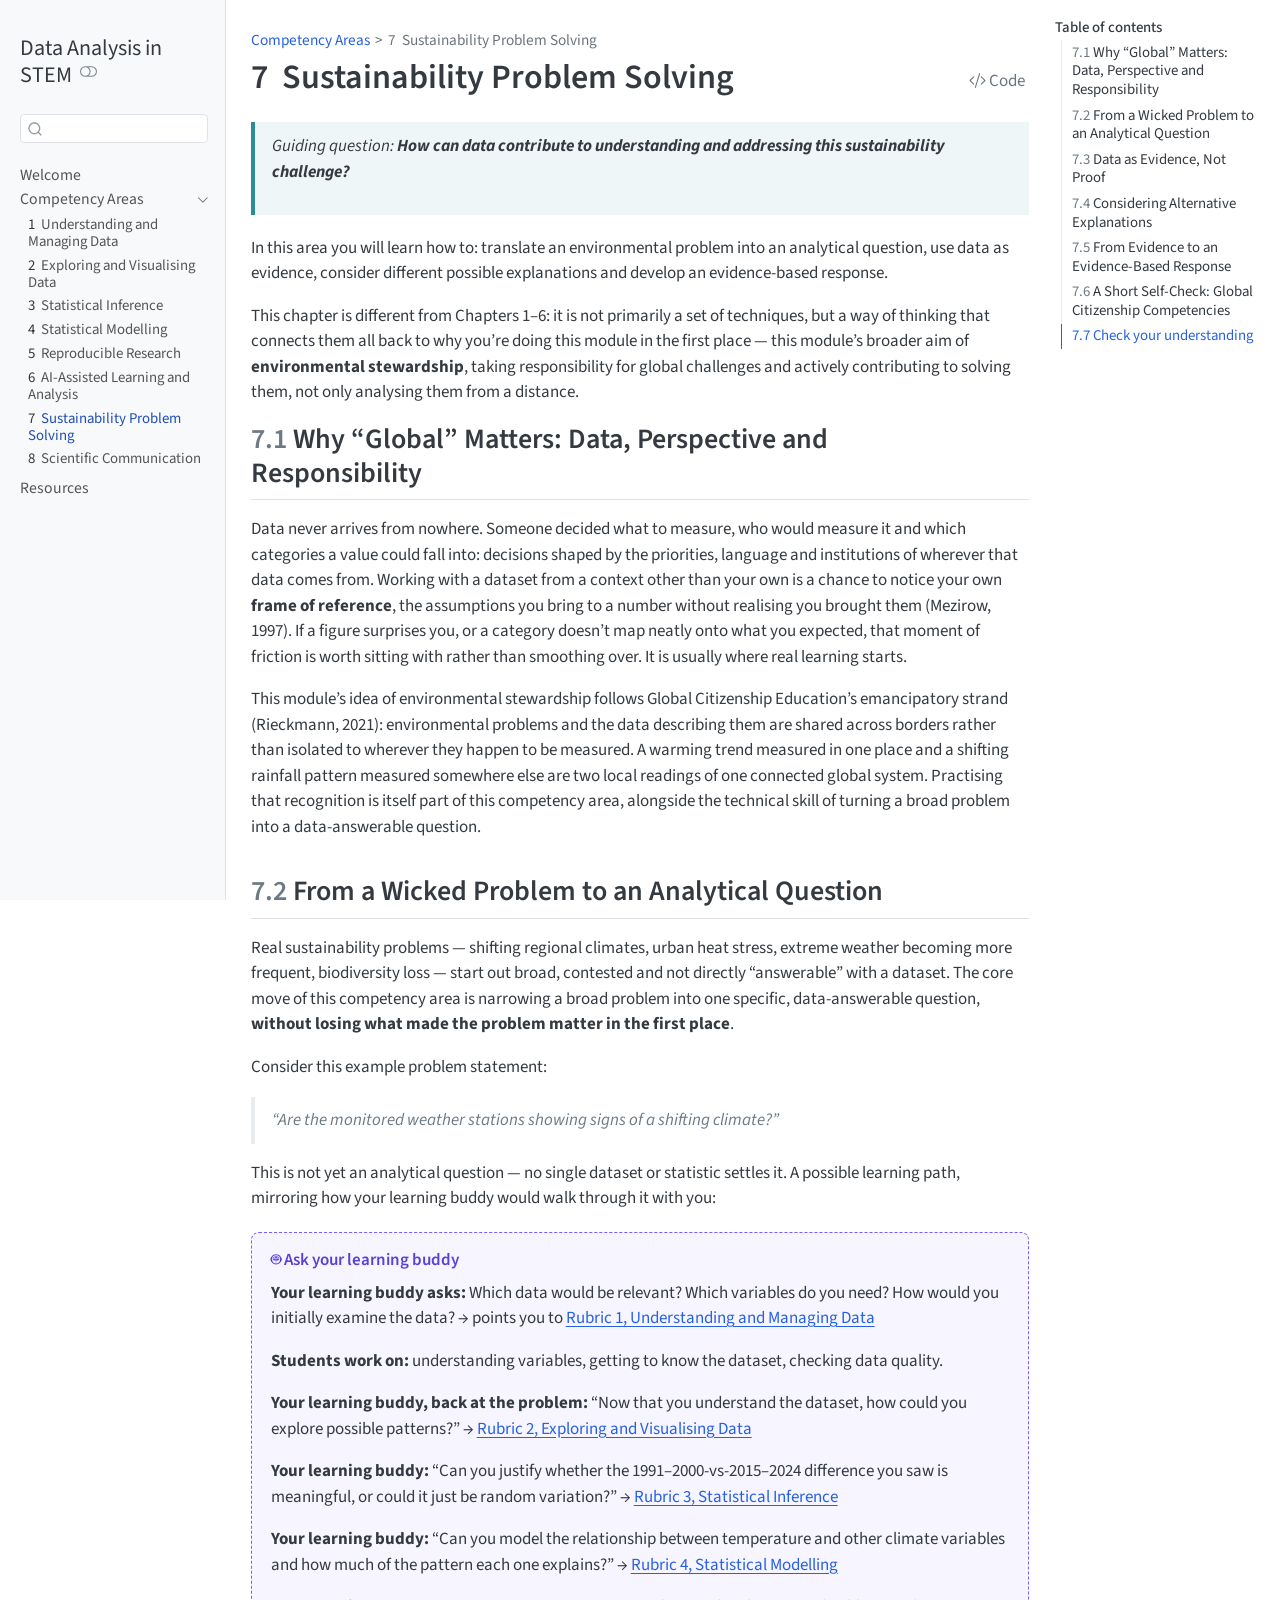
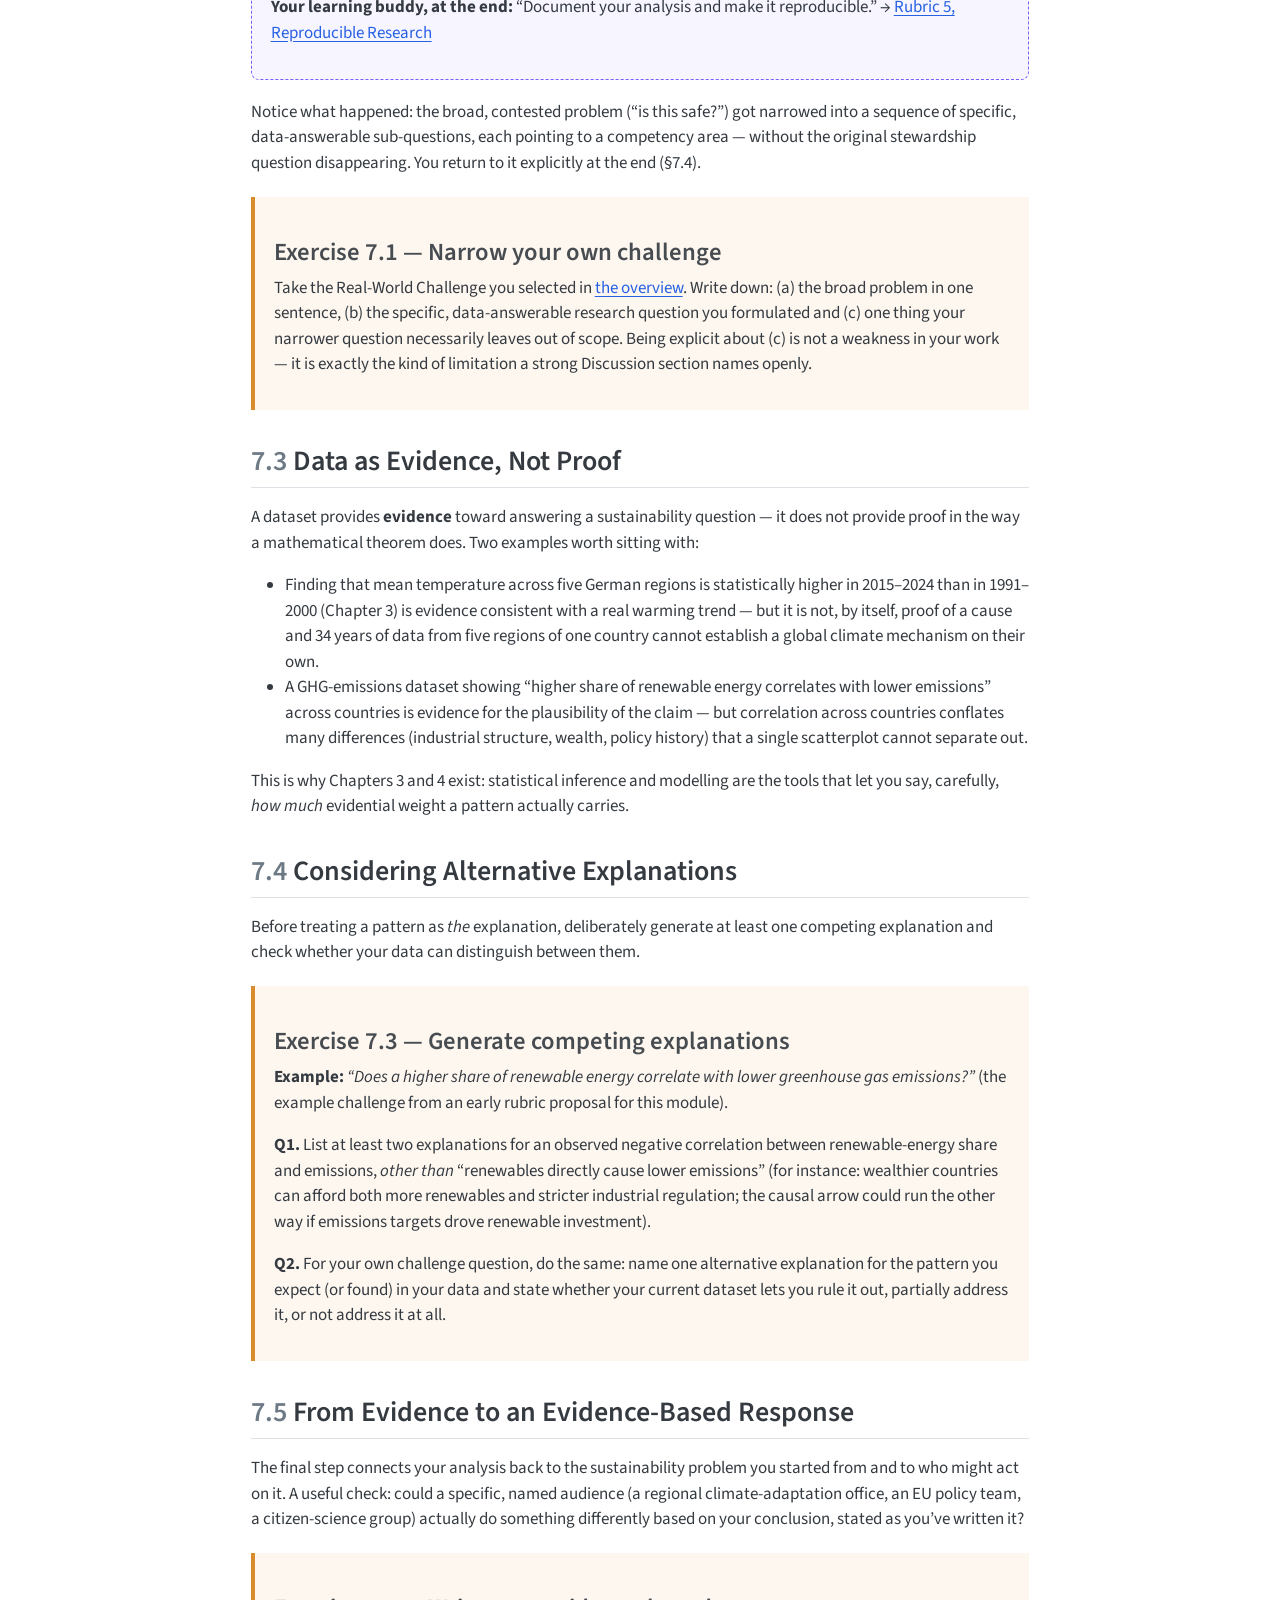
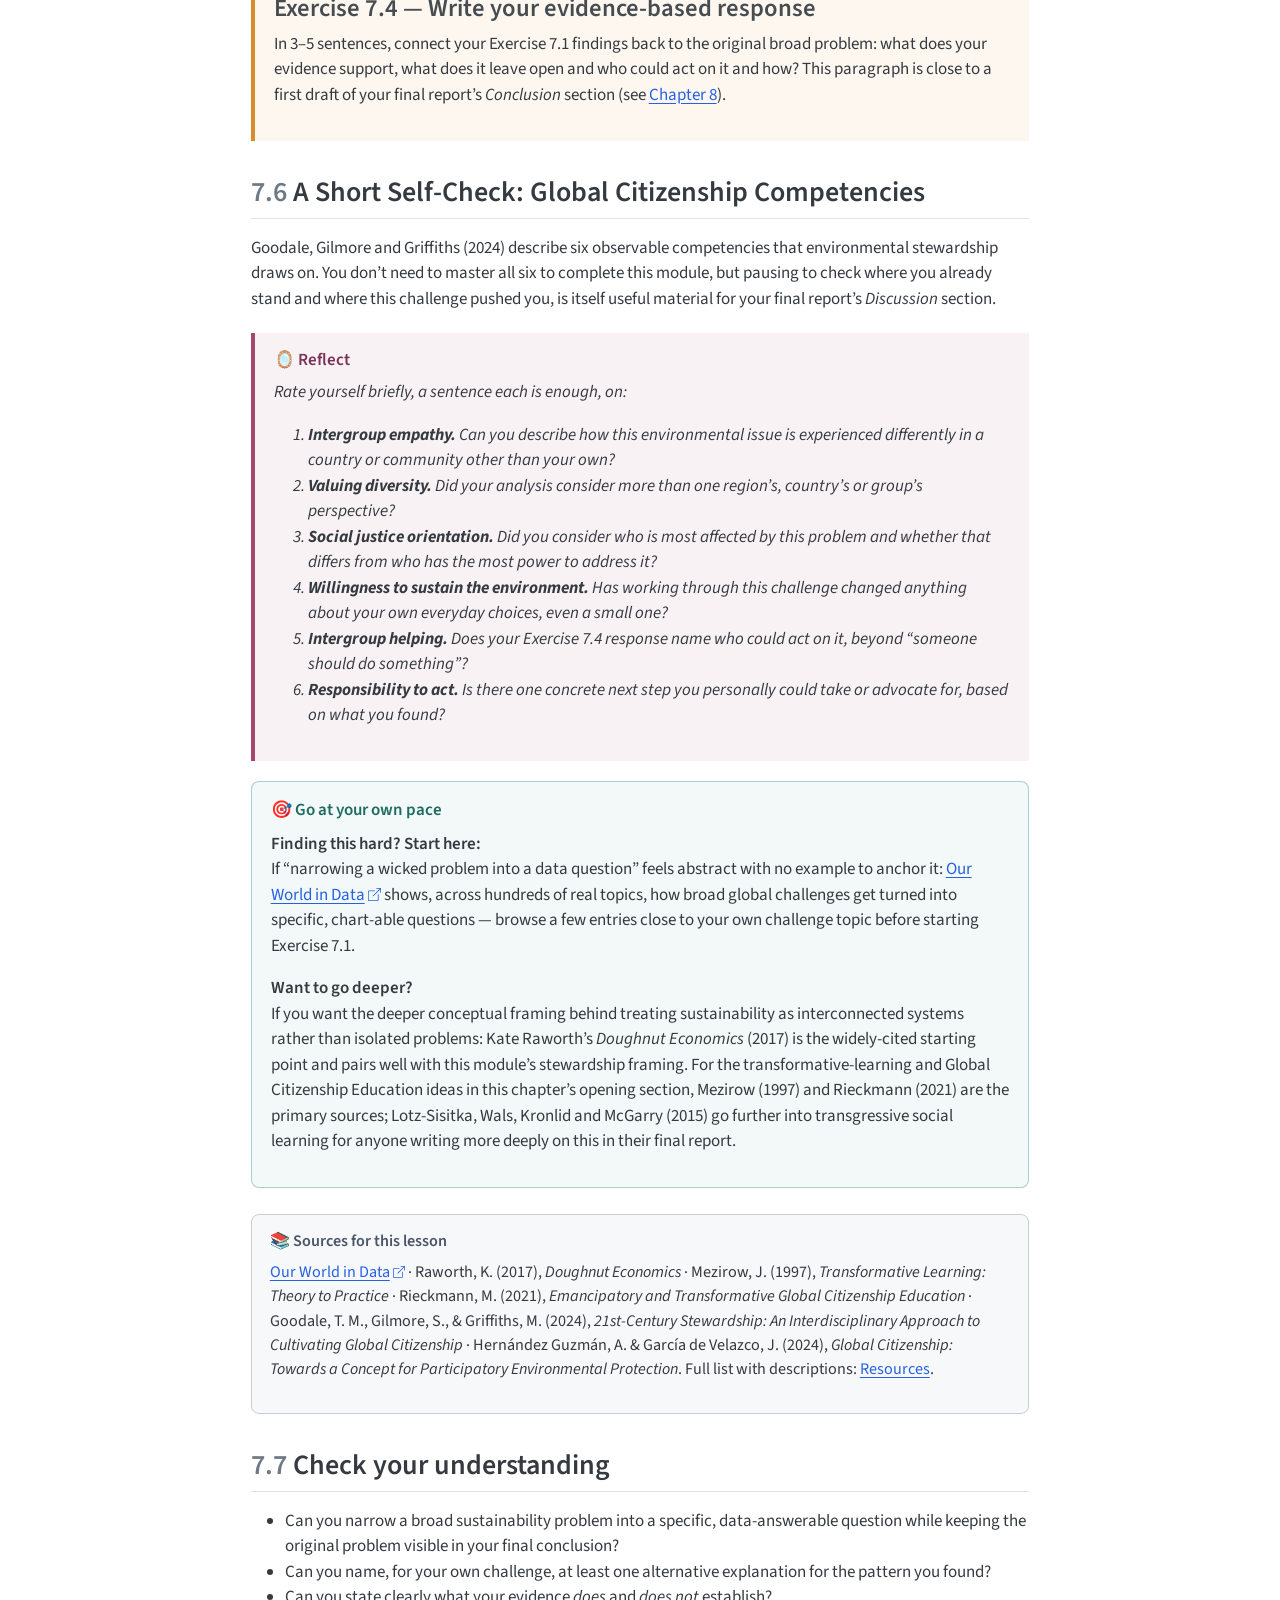
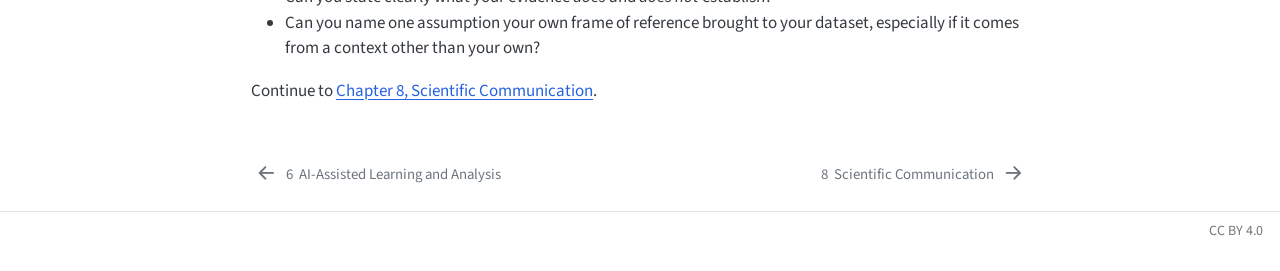
<file: docs/07-sustainability-problem-solving.html>
<!DOCTYPE html>
<html xmlns="http://www.w3.org/1999/xhtml" lang="en" xml:lang="en"><head>

<meta charset="utf-8">
<meta name="generator" content="quarto-1.6.42">

<meta name="viewport" content="width=device-width, initial-scale=1.0, user-scalable=yes">


<title>7&nbsp; Sustainability Problem Solving – Data Analysis in STEM</title>
<style>
code{white-space: pre-wrap;}
span.smallcaps{font-variant: small-caps;}
div.columns{display: flex; gap: min(4vw, 1.5em);}
div.column{flex: auto; overflow-x: auto;}
div.hanging-indent{margin-left: 1.5em; text-indent: -1.5em;}
ul.task-list{list-style: none;}
ul.task-list li input[type="checkbox"] {
  width: 0.8em;
  margin: 0 0.8em 0.2em -1em; /* quarto-specific, see https://github.com/quarto-dev/quarto-cli/issues/4556 */ 
  vertical-align: middle;
}
/* CSS for syntax highlighting */
pre > code.sourceCode { white-space: pre; position: relative; }
pre > code.sourceCode > span { line-height: 1.25; }
pre > code.sourceCode > span:empty { height: 1.2em; }
.sourceCode { overflow: visible; }
code.sourceCode > span { color: inherit; text-decoration: inherit; }
div.sourceCode { margin: 1em 0; }
pre.sourceCode { margin: 0; }
@media screen {
div.sourceCode { overflow: auto; }
}
@media print {
pre > code.sourceCode { white-space: pre-wrap; }
pre > code.sourceCode > span { display: inline-block; text-indent: -5em; padding-left: 5em; }
}
pre.numberSource code
  { counter-reset: source-line 0; }
pre.numberSource code > span
  { position: relative; left: -4em; counter-increment: source-line; }
pre.numberSource code > span > a:first-child::before
  { content: counter(source-line);
    position: relative; left: -1em; text-align: right; vertical-align: baseline;
    border: none; display: inline-block;
    -webkit-touch-callout: none; -webkit-user-select: none;
    -khtml-user-select: none; -moz-user-select: none;
    -ms-user-select: none; user-select: none;
    padding: 0 4px; width: 4em;
  }
pre.numberSource { margin-left: 3em;  padding-left: 4px; }
div.sourceCode
  {   }
@media screen {
pre > code.sourceCode > span > a:first-child::before { text-decoration: underline; }
}
</style>


<script src="site_libs/quarto-nav/quarto-nav.js"></script>
<script src="site_libs/quarto-nav/headroom.min.js"></script>
<script src="site_libs/clipboard/clipboard.min.js"></script>
<script src="site_libs/quarto-search/autocomplete.umd.js"></script>
<script src="site_libs/quarto-search/fuse.min.js"></script>
<script src="site_libs/quarto-search/quarto-search.js"></script>
<meta name="quarto:offset" content="./">
<link href="./08-scientific-communication.html" rel="next">
<link href="./06-ai-assisted-learning.html" rel="prev">
<script src="site_libs/quarto-html/quarto.js"></script>
<script src="site_libs/quarto-html/popper.min.js"></script>
<script src="site_libs/quarto-html/tippy.umd.min.js"></script>
<script src="site_libs/quarto-html/anchor.min.js"></script>
<link href="site_libs/quarto-html/tippy.css" rel="stylesheet">
<link href="site_libs/quarto-html/quarto-syntax-highlighting-2f5df379a58b258e96c21c0638c20c03.css" rel="stylesheet" class="quarto-color-scheme" id="quarto-text-highlighting-styles">
<link href="site_libs/quarto-html/quarto-syntax-highlighting-dark-b53751a350365c71b6c909e95f209ed1.css" rel="prefetch" class="quarto-color-scheme quarto-color-alternate" id="quarto-text-highlighting-styles">
<script src="site_libs/bootstrap/bootstrap.min.js"></script>
<link href="site_libs/bootstrap/bootstrap-icons.css" rel="stylesheet">
<link href="site_libs/bootstrap/bootstrap-08731ecd0d226a52c85d4cd3313dadfd.min.css" rel="stylesheet" append-hash="true" class="quarto-color-scheme" id="quarto-bootstrap" data-mode="light">
<link href="site_libs/bootstrap/bootstrap-dark-2213e3bfb2ceb1e73a7d7364ae98b957.min.css" rel="prefetch" append-hash="true" class="quarto-color-scheme quarto-color-alternate" id="quarto-bootstrap" data-mode="dark">
<script id="quarto-search-options" type="application/json">{
  "location": "sidebar",
  "copy-button": false,
  "collapse-after": 3,
  "panel-placement": "start",
  "type": "textbox",
  "limit": 50,
  "keyboard-shortcut": [
    "f",
    "/",
    "s"
  ],
  "show-item-context": false,
  "language": {
    "search-no-results-text": "No results",
    "search-matching-documents-text": "matching documents",
    "search-copy-link-title": "Copy link to search",
    "search-hide-matches-text": "Hide additional matches",
    "search-more-match-text": "more match in this document",
    "search-more-matches-text": "more matches in this document",
    "search-clear-button-title": "Clear",
    "search-text-placeholder": "",
    "search-detached-cancel-button-title": "Cancel",
    "search-submit-button-title": "Submit",
    "search-label": "Search"
  }
}</script>
<style>html{ scroll-behavior: smooth; }</style>


<link rel="stylesheet" href="styles.css">
</head>

<body class="nav-sidebar docked">

<div id="quarto-search-results"></div>
  <header id="quarto-header" class="headroom fixed-top">
  <nav class="quarto-secondary-nav">
    <div class="container-fluid d-flex">
      <button type="button" class="quarto-btn-toggle btn" data-bs-toggle="collapse" role="button" data-bs-target=".quarto-sidebar-collapse-item" aria-controls="quarto-sidebar" aria-expanded="false" aria-label="Toggle sidebar navigation" onclick="if (window.quartoToggleHeadroom) { window.quartoToggleHeadroom(); }">
        <i class="bi bi-layout-text-sidebar-reverse"></i>
      </button>
        <nav class="quarto-page-breadcrumbs" aria-label="breadcrumb"><ol class="breadcrumb"><li class="breadcrumb-item"><a href="./01-understanding-data.html">Competency Areas</a></li><li class="breadcrumb-item"><a href="./07-sustainability-problem-solving.html"><span class="chapter-number">7</span>&nbsp; <span class="chapter-title">Sustainability Problem Solving</span></a></li></ol></nav>
        <a class="flex-grow-1" role="navigation" data-bs-toggle="collapse" data-bs-target=".quarto-sidebar-collapse-item" aria-controls="quarto-sidebar" aria-expanded="false" aria-label="Toggle sidebar navigation" onclick="if (window.quartoToggleHeadroom) { window.quartoToggleHeadroom(); }">      
        </a>
      <button type="button" class="btn quarto-search-button" aria-label="Search" onclick="window.quartoOpenSearch();">
        <i class="bi bi-search"></i>
      </button>
    </div>
  </nav>
</header>
<!-- content -->
<div id="quarto-content" class="quarto-container page-columns page-rows-contents page-layout-article">
<!-- sidebar -->
  <nav id="quarto-sidebar" class="sidebar collapse collapse-horizontal quarto-sidebar-collapse-item sidebar-navigation docked overflow-auto">
    <div class="pt-lg-2 mt-2 text-left sidebar-header">
    <div class="sidebar-title mb-0 py-0">
      <a href="./">Data Analysis in STEM</a> 
        <div class="sidebar-tools-main">
  <a href="" class="quarto-color-scheme-toggle quarto-navigation-tool  px-1" onclick="window.quartoToggleColorScheme(); return false;" title="Toggle dark mode"><i class="bi"></i></a>
</div>
    </div>
      </div>
        <div class="mt-2 flex-shrink-0 align-items-center">
        <div class="sidebar-search">
        <div id="quarto-search" class="" title="Search"></div>
        </div>
        </div>
    <div class="sidebar-menu-container"> 
    <ul class="list-unstyled mt-1">
        <li class="sidebar-item">
  <div class="sidebar-item-container"> 
  <a href="./index.html" class="sidebar-item-text sidebar-link">
 <span class="menu-text">Welcome</span></a>
  </div>
</li>
        <li class="sidebar-item sidebar-item-section">
      <div class="sidebar-item-container"> 
            <a class="sidebar-item-text sidebar-link text-start" data-bs-toggle="collapse" data-bs-target="#quarto-sidebar-section-1" role="navigation" aria-expanded="true">
 <span class="menu-text">Competency Areas</span></a>
          <a class="sidebar-item-toggle text-start" data-bs-toggle="collapse" data-bs-target="#quarto-sidebar-section-1" role="navigation" aria-expanded="true" aria-label="Toggle section">
            <i class="bi bi-chevron-right ms-2"></i>
          </a> 
      </div>
      <ul id="quarto-sidebar-section-1" class="collapse list-unstyled sidebar-section depth1 show">  
          <li class="sidebar-item">
  <div class="sidebar-item-container"> 
  <a href="./01-understanding-data.html" class="sidebar-item-text sidebar-link">
 <span class="menu-text"><span class="chapter-number">1</span>&nbsp; <span class="chapter-title">Understanding and Managing Data</span></span></a>
  </div>
</li>
          <li class="sidebar-item">
  <div class="sidebar-item-container"> 
  <a href="./02-exploring-visualizing.html" class="sidebar-item-text sidebar-link">
 <span class="menu-text"><span class="chapter-number">2</span>&nbsp; <span class="chapter-title">Exploring and Visualising Data</span></span></a>
  </div>
</li>
          <li class="sidebar-item">
  <div class="sidebar-item-container"> 
  <a href="./03-statistical-inference.html" class="sidebar-item-text sidebar-link">
 <span class="menu-text"><span class="chapter-number">3</span>&nbsp; <span class="chapter-title">Statistical Inference</span></span></a>
  </div>
</li>
          <li class="sidebar-item">
  <div class="sidebar-item-container"> 
  <a href="./04-statistical-modelling.html" class="sidebar-item-text sidebar-link">
 <span class="menu-text"><span class="chapter-number">4</span>&nbsp; <span class="chapter-title">Statistical Modelling</span></span></a>
  </div>
</li>
          <li class="sidebar-item">
  <div class="sidebar-item-container"> 
  <a href="./05-reproducible-research.html" class="sidebar-item-text sidebar-link">
 <span class="menu-text"><span class="chapter-number">5</span>&nbsp; <span class="chapter-title">Reproducible Research</span></span></a>
  </div>
</li>
          <li class="sidebar-item">
  <div class="sidebar-item-container"> 
  <a href="./06-ai-assisted-learning.html" class="sidebar-item-text sidebar-link">
 <span class="menu-text"><span class="chapter-number">6</span>&nbsp; <span class="chapter-title">AI-Assisted Learning and Analysis</span></span></a>
  </div>
</li>
          <li class="sidebar-item">
  <div class="sidebar-item-container"> 
  <a href="./07-sustainability-problem-solving.html" class="sidebar-item-text sidebar-link active">
 <span class="menu-text"><span class="chapter-number">7</span>&nbsp; <span class="chapter-title">Sustainability Problem Solving</span></span></a>
  </div>
</li>
          <li class="sidebar-item">
  <div class="sidebar-item-container"> 
  <a href="./08-scientific-communication.html" class="sidebar-item-text sidebar-link">
 <span class="menu-text"><span class="chapter-number">8</span>&nbsp; <span class="chapter-title">Scientific Communication</span></span></a>
  </div>
</li>
      </ul>
  </li>
        <li class="sidebar-item">
  <div class="sidebar-item-container"> 
  <a href="./resources.html" class="sidebar-item-text sidebar-link">
 <span class="menu-text">Resources</span></a>
  </div>
</li>
    </ul>
    </div>
</nav>
<div id="quarto-sidebar-glass" class="quarto-sidebar-collapse-item" data-bs-toggle="collapse" data-bs-target=".quarto-sidebar-collapse-item"></div>
<!-- margin-sidebar -->
    <div id="quarto-margin-sidebar" class="sidebar margin-sidebar">
        <nav id="TOC" role="doc-toc" class="toc-active">
    <h2 id="toc-title">Table of contents</h2>
   
  <ul>
  <li><a href="#why-global-matters-data-perspective-and-responsibility" id="toc-why-global-matters-data-perspective-and-responsibility" class="nav-link active" data-scroll-target="#why-global-matters-data-perspective-and-responsibility"><span class="header-section-number">7.1</span> Why “Global” Matters: Data, Perspective and Responsibility</a></li>
  <li><a href="#from-a-wicked-problem-to-an-analytical-question" id="toc-from-a-wicked-problem-to-an-analytical-question" class="nav-link" data-scroll-target="#from-a-wicked-problem-to-an-analytical-question"><span class="header-section-number">7.2</span> From a Wicked Problem to an Analytical Question</a>
  <ul class="collapse">
  <li><a href="#exercise-7.1-narrow-your-own-challenge" id="toc-exercise-7.1-narrow-your-own-challenge" class="nav-link" data-scroll-target="#exercise-7.1-narrow-your-own-challenge">Exercise 7.1 — Narrow your own challenge</a></li>
  </ul></li>
  <li><a href="#data-as-evidence-not-proof" id="toc-data-as-evidence-not-proof" class="nav-link" data-scroll-target="#data-as-evidence-not-proof"><span class="header-section-number">7.3</span> Data as Evidence, Not Proof</a></li>
  <li><a href="#considering-alternative-explanations" id="toc-considering-alternative-explanations" class="nav-link" data-scroll-target="#considering-alternative-explanations"><span class="header-section-number">7.4</span> Considering Alternative Explanations</a>
  <ul class="collapse">
  <li><a href="#exercise-7.3-generate-competing-explanations" id="toc-exercise-7.3-generate-competing-explanations" class="nav-link" data-scroll-target="#exercise-7.3-generate-competing-explanations">Exercise 7.3 — Generate competing explanations</a></li>
  </ul></li>
  <li><a href="#from-evidence-to-an-evidence-based-response" id="toc-from-evidence-to-an-evidence-based-response" class="nav-link" data-scroll-target="#from-evidence-to-an-evidence-based-response"><span class="header-section-number">7.5</span> From Evidence to an Evidence-Based Response</a>
  <ul class="collapse">
  <li><a href="#exercise-7.4-write-your-evidence-based-response" id="toc-exercise-7.4-write-your-evidence-based-response" class="nav-link" data-scroll-target="#exercise-7.4-write-your-evidence-based-response">Exercise 7.4 — Write your evidence-based response</a></li>
  </ul></li>
  <li><a href="#a-short-self-check-global-citizenship-competencies" id="toc-a-short-self-check-global-citizenship-competencies" class="nav-link" data-scroll-target="#a-short-self-check-global-citizenship-competencies"><span class="header-section-number">7.6</span> A Short Self-Check: Global Citizenship Competencies</a></li>
  <li><a href="#check-your-understanding" id="toc-check-your-understanding" class="nav-link" data-scroll-target="#check-your-understanding"><span class="header-section-number">7.7</span> Check your understanding</a></li>
  </ul>
</nav>
    </div>
<!-- main -->
<main class="content" id="quarto-document-content">

<header id="title-block-header" class="quarto-title-block default"><nav class="quarto-page-breadcrumbs quarto-title-breadcrumbs d-none d-lg-block" aria-label="breadcrumb"><ol class="breadcrumb"><li class="breadcrumb-item"><a href="./01-understanding-data.html">Competency Areas</a></li><li class="breadcrumb-item"><a href="./07-sustainability-problem-solving.html"><span class="chapter-number">7</span>&nbsp; <span class="chapter-title">Sustainability Problem Solving</span></a></li></ol></nav>
<div class="quarto-title">
<div class="quarto-title-block"><div><h1 class="title"><span id="sec-sustainability-problem-solving" class="quarto-section-identifier"><span class="chapter-number">7</span>&nbsp; <span class="chapter-title">Sustainability Problem Solving</span></span></h1><button type="button" class="btn code-tools-button" id="quarto-code-tools-source"><i class="bi"></i> Code</button></div></div>
</div>



<div class="quarto-title-meta">

    
  
    
  </div>
  


</header>


<div class="guiding-question">
<p>Guiding question: <strong>How can data contribute to understanding and addressing this sustainability challenge?</strong></p>
</div>
<p>In this area you will learn how to: translate an environmental problem into an analytical question, use data as evidence, consider different possible explanations and develop an evidence-based response.</p>
<p>This chapter is different from Chapters 1–6: it is not primarily a set of techniques, but a way of thinking that connects them all back to why you’re doing this module in the first place — this module’s broader aim of <strong>environmental stewardship</strong>, taking responsibility for global challenges and actively contributing to solving them, not only analysing them from a distance.</p>
<section id="why-global-matters-data-perspective-and-responsibility" class="level2" data-number="7.1">
<h2 data-number="7.1" class="anchored" data-anchor-id="why-global-matters-data-perspective-and-responsibility"><span class="header-section-number">7.1</span> Why “Global” Matters: Data, Perspective and Responsibility</h2>
<p>Data never arrives from nowhere. Someone decided what to measure, who would measure it and which categories a value could fall into: decisions shaped by the priorities, language and institutions of wherever that data comes from. Working with a dataset from a context other than your own is a chance to notice your own <strong>frame of reference</strong>, the assumptions you bring to a number without realising you brought them (Mezirow, 1997). If a figure surprises you, or a category doesn’t map neatly onto what you expected, that moment of friction is worth sitting with rather than smoothing over. It is usually where real learning starts.</p>
<p>This module’s idea of environmental stewardship follows Global Citizenship Education’s emancipatory strand (Rieckmann, 2021): environmental problems and the data describing them are shared across borders rather than isolated to wherever they happen to be measured. A warming trend measured in one place and a shifting rainfall pattern measured somewhere else are two local readings of one connected global system. Practising that recognition is itself part of this competency area, alongside the technical skill of turning a broad problem into a data-answerable question.</p>
</section>
<section id="from-a-wicked-problem-to-an-analytical-question" class="level2" data-number="7.2">
<h2 data-number="7.2" class="anchored" data-anchor-id="from-a-wicked-problem-to-an-analytical-question"><span class="header-section-number">7.2</span> From a Wicked Problem to an Analytical Question</h2>
<p>Real sustainability problems — shifting regional climates, urban heat stress, extreme weather becoming more frequent, biodiversity loss — start out broad, contested and not directly “answerable” with a dataset. The core move of this competency area is narrowing a broad problem into one specific, data-answerable question, <strong>without losing what made the problem matter in the first place</strong>.</p>
<p>Consider this example problem statement:</p>
<blockquote class="blockquote">
<p><em>“Are the monitored weather stations showing signs of a shifting climate?”</em></p>
</blockquote>
<p>This is not yet an analytical question — no single dataset or statistic settles it. A possible learning path, mirroring how your learning buddy would walk through it with you:</p>
<div class="acemate-box">
<p><strong>Your learning buddy asks:</strong> Which data would be relevant? Which variables do you need? How would you initially examine the data? → points you to <a href="./01-understanding-data.html">Rubric 1, Understanding and Managing Data</a></p>
<p><strong>Students work on:</strong> understanding variables, getting to know the dataset, checking data quality.</p>
<p><strong>Your learning buddy, back at the problem:</strong> “Now that you understand the dataset, how could you explore possible patterns?” → <a href="./02-exploring-visualizing.html">Rubric 2, Exploring and Visualising Data</a></p>
<p><strong>Your learning buddy:</strong> “Can you justify whether the 1991–2000-vs-2015–2024 difference you saw is meaningful, or could it just be random variation?” → <a href="./03-statistical-inference.html">Rubric 3, Statistical Inference</a></p>
<p><strong>Your learning buddy:</strong> “Can you model the relationship between temperature and other climate variables and how much of the pattern each one explains?” → <a href="./04-statistical-modelling.html">Rubric 4, Statistical Modelling</a></p>
<p><strong>Your learning buddy, at the end:</strong> “Document your analysis and make it reproducible.” → <a href="./05-reproducible-research.html">Rubric 5, Reproducible Research</a></p>
</div>
<p>Notice what happened: the broad, contested problem (“is this safe?”) got narrowed into a sequence of specific, data-answerable sub-questions, each pointing to a competency area — without the original stewardship question disappearing. You return to it explicitly at the end (§7.4).</p>
<section id="exercise-7.1-narrow-your-own-challenge" class="level3 exercise-box">
<h3 class="anchored" data-anchor-id="exercise-7.1-narrow-your-own-challenge">Exercise 7.1 — Narrow your own challenge</h3>
<p>Take the Real-World Challenge you selected in <a href="./index.html#select-a-real-world-challenge">the overview</a>. Write down: (a) the broad problem in one sentence, (b) the specific, data-answerable research question you formulated and (c) one thing your narrower question necessarily leaves out of scope. Being explicit about (c) is not a weakness in your work — it is exactly the kind of limitation a strong Discussion section names openly.</p>
</section>
</section>
<section id="data-as-evidence-not-proof" class="level2" data-number="7.3">
<h2 data-number="7.3" class="anchored" data-anchor-id="data-as-evidence-not-proof"><span class="header-section-number">7.3</span> Data as Evidence, Not Proof</h2>
<p>A dataset provides <strong>evidence</strong> toward answering a sustainability question — it does not provide proof in the way a mathematical theorem does. Two examples worth sitting with:</p>
<ul>
<li>Finding that mean temperature across five German regions is statistically higher in 2015–2024 than in 1991–2000 (Chapter 3) is evidence consistent with a real warming trend — but it is not, by itself, proof of a cause and 34 years of data from five regions of one country cannot establish a global climate mechanism on their own.</li>
<li>A GHG-emissions dataset showing “higher share of renewable energy correlates with lower emissions” across countries is evidence for the plausibility of the claim — but correlation across countries conflates many differences (industrial structure, wealth, policy history) that a single scatterplot cannot separate out.</li>
</ul>
<p>This is why Chapters 3 and 4 exist: statistical inference and modelling are the tools that let you say, carefully, <em>how much</em> evidential weight a pattern actually carries.</p>
</section>
<section id="considering-alternative-explanations" class="level2" data-number="7.4">
<h2 data-number="7.4" class="anchored" data-anchor-id="considering-alternative-explanations"><span class="header-section-number">7.4</span> Considering Alternative Explanations</h2>
<p>Before treating a pattern as <em>the</em> explanation, deliberately generate at least one competing explanation and check whether your data can distinguish between them.</p>
<section id="exercise-7.3-generate-competing-explanations" class="level3 exercise-box">
<h3 class="anchored" data-anchor-id="exercise-7.3-generate-competing-explanations">Exercise 7.3 — Generate competing explanations</h3>
<p><strong>Example:</strong> <em>“Does a higher share of renewable energy correlate with lower greenhouse gas emissions?”</em> (the example challenge from an early rubric proposal for this module).</p>
<p><strong>Q1.</strong> List at least two explanations for an observed negative correlation between renewable-energy share and emissions, <em>other than</em> “renewables directly cause lower emissions” (for instance: wealthier countries can afford both more renewables and stricter industrial regulation; the causal arrow could run the other way if emissions targets drove renewable investment).</p>
<p><strong>Q2.</strong> For your own challenge question, do the same: name one alternative explanation for the pattern you expect (or found) in your data and state whether your current dataset lets you rule it out, partially address it, or not address it at all.</p>
</section>
</section>
<section id="from-evidence-to-an-evidence-based-response" class="level2" data-number="7.5">
<h2 data-number="7.5" class="anchored" data-anchor-id="from-evidence-to-an-evidence-based-response"><span class="header-section-number">7.5</span> From Evidence to an Evidence-Based Response</h2>
<p>The final step connects your analysis back to the sustainability problem you started from and to who might act on it. A useful check: could a specific, named audience (a regional climate-adaptation office, an EU policy team, a citizen-science group) actually do something differently based on your conclusion, stated as you’ve written it?</p>
<section id="exercise-7.4-write-your-evidence-based-response" class="level3 exercise-box">
<h3 class="anchored" data-anchor-id="exercise-7.4-write-your-evidence-based-response">Exercise 7.4 — Write your evidence-based response</h3>
<p>In 3–5 sentences, connect your Exercise 7.1 findings back to the original broad problem: what does your evidence support, what does it leave open and who could act on it and how? This paragraph is close to a first draft of your final report’s <em>Conclusion</em> section (see <a href="./08-scientific-communication.html">Chapter 8</a>).</p>
</section>
</section>
<section id="a-short-self-check-global-citizenship-competencies" class="level2" data-number="7.6">
<h2 data-number="7.6" class="anchored" data-anchor-id="a-short-self-check-global-citizenship-competencies"><span class="header-section-number">7.6</span> A Short Self-Check: Global Citizenship Competencies</h2>
<p>Goodale, Gilmore and Griffiths (2024) describe six observable competencies that environmental stewardship draws on. You don’t need to master all six to complete this module, but pausing to check where you already stand and where this challenge pushed you, is itself useful material for your final report’s <em>Discussion</em> section.</p>
<div class="reflection-box">
<p>Rate yourself briefly, a sentence each is enough, on:</p>
<ol type="1">
<li><strong>Intergroup empathy.</strong> Can you describe how this environmental issue is experienced differently in a country or community other than your own?</li>
<li><strong>Valuing diversity.</strong> Did your analysis consider more than one region’s, country’s or group’s perspective?</li>
<li><strong>Social justice orientation.</strong> Did you consider who is most affected by this problem and whether that differs from who has the most power to address it?</li>
<li><strong>Willingness to sustain the environment.</strong> Has working through this challenge changed anything about your own everyday choices, even a small one?</li>
<li><strong>Intergroup helping.</strong> Does your Exercise 7.4 response name who could act on it, beyond “someone should do something”?</li>
<li><strong>Responsibility to act.</strong> Is there one concrete next step you personally could take or advocate for, based on what you found?</li>
</ol>
</div>
<div class="differentiation-box">
<div class="struggling">
<p>If “narrowing a wicked problem into a data question” feels abstract with no example to anchor it: <a href="https://ourworldindata.org/">Our World in Data</a> shows, across hundreds of real topics, how broad global challenges get turned into specific, chart-able questions — browse a few entries close to your own challenge topic before starting Exercise 7.1.</p>
</div>
<div class="deeper">
<p>If you want the deeper conceptual framing behind treating sustainability as interconnected systems rather than isolated problems: Kate Raworth’s <em>Doughnut Economics</em> (2017) is the widely-cited starting point and pairs well with this module’s stewardship framing. For the transformative-learning and Global Citizenship Education ideas in this chapter’s opening section, Mezirow (1997) and Rieckmann (2021) are the primary sources; Lotz-Sisitka, Wals, Kronlid and McGarry (2015) go further into transgressive social learning for anyone writing more deeply on this in their final report.</p>
</div>
</div>
<div class="sources-box">
<p><a href="https://ourworldindata.org/">Our World in Data</a> · Raworth, K. (2017), <em>Doughnut Economics</em> · Mezirow, J. (1997), <em>Transformative Learning: Theory to Practice</em> · Rieckmann, M. (2021), <em>Emancipatory and Transformative Global Citizenship Education</em> · Goodale, T. M., Gilmore, S., &amp; Griffiths, M. (2024), <em>21st-Century Stewardship: An Interdisciplinary Approach to Cultivating Global Citizenship</em> · Hernández Guzmán, A. &amp; García de Velazco, J. (2024), <em>Global Citizenship: Towards a Concept for Participatory Environmental Protection</em>. Full list with descriptions: <a href="./resources.html#sustainability-problem-solving">Resources</a>.</p>
</div>
</section>
<section id="check-your-understanding" class="level2" data-number="7.7">
<h2 data-number="7.7" class="anchored" data-anchor-id="check-your-understanding"><span class="header-section-number">7.7</span> Check your understanding</h2>
<ul>
<li>Can you narrow a broad sustainability problem into a specific, data-answerable question while keeping the original problem visible in your final conclusion?</li>
<li>Can you name, for your own challenge, at least one alternative explanation for the pattern you found?</li>
<li>Can you state clearly what your evidence <em>does</em> and <em>does not</em> establish?</li>
<li>Can you name one assumption your own frame of reference brought to your dataset, especially if it comes from a context other than your own?</li>
</ul>
<p>Continue to <a href="./08-scientific-communication.html">Chapter 8, Scientific Communication</a>.</p>


<!-- -->

</section>

</main> <!-- /main -->
<script id="quarto-html-after-body" type="application/javascript">
window.document.addEventListener("DOMContentLoaded", function (event) {
  const toggleBodyColorMode = (bsSheetEl) => {
    const mode = bsSheetEl.getAttribute("data-mode");
    const bodyEl = window.document.querySelector("body");
    if (mode === "dark") {
      bodyEl.classList.add("quarto-dark");
      bodyEl.classList.remove("quarto-light");
    } else {
      bodyEl.classList.add("quarto-light");
      bodyEl.classList.remove("quarto-dark");
    }
  }
  const toggleBodyColorPrimary = () => {
    const bsSheetEl = window.document.querySelector("link#quarto-bootstrap");
    if (bsSheetEl) {
      toggleBodyColorMode(bsSheetEl);
    }
  }
  toggleBodyColorPrimary();  
  const disableStylesheet = (stylesheets) => {
    for (let i=0; i < stylesheets.length; i++) {
      const stylesheet = stylesheets[i];
      stylesheet.rel = 'prefetch';
    }
  }
  const enableStylesheet = (stylesheets) => {
    for (let i=0; i < stylesheets.length; i++) {
      const stylesheet = stylesheets[i];
      stylesheet.rel = 'stylesheet';
    }
  }
  const manageTransitions = (selector, allowTransitions) => {
    const els = window.document.querySelectorAll(selector);
    for (let i=0; i < els.length; i++) {
      const el = els[i];
      if (allowTransitions) {
        el.classList.remove('notransition');
      } else {
        el.classList.add('notransition');
      }
    }
  }
  const toggleGiscusIfUsed = (isAlternate, darkModeDefault) => {
    const baseTheme = document.querySelector('#giscus-base-theme')?.value ?? 'light';
    const alternateTheme = document.querySelector('#giscus-alt-theme')?.value ?? 'dark';
    let newTheme = '';
    if(darkModeDefault) {
      newTheme = isAlternate ? baseTheme : alternateTheme;
    } else {
      newTheme = isAlternate ? alternateTheme : baseTheme;
    }
    const changeGiscusTheme = () => {
      // From: https://github.com/giscus/giscus/issues/336
      const sendMessage = (message) => {
        const iframe = document.querySelector('iframe.giscus-frame');
        if (!iframe) return;
        iframe.contentWindow.postMessage({ giscus: message }, 'https://giscus.app');
      }
      sendMessage({
        setConfig: {
          theme: newTheme
        }
      });
    }
    const isGiscussLoaded = window.document.querySelector('iframe.giscus-frame') !== null;
    if (isGiscussLoaded) {
      changeGiscusTheme();
    }
  }
  const toggleColorMode = (alternate) => {
    // Switch the stylesheets
    const alternateStylesheets = window.document.querySelectorAll('link.quarto-color-scheme.quarto-color-alternate');
    manageTransitions('#quarto-margin-sidebar .nav-link', false);
    if (alternate) {
      enableStylesheet(alternateStylesheets);
      for (const sheetNode of alternateStylesheets) {
        if (sheetNode.id === "quarto-bootstrap") {
          toggleBodyColorMode(sheetNode);
        }
      }
    } else {
      disableStylesheet(alternateStylesheets);
      toggleBodyColorPrimary();
    }
    manageTransitions('#quarto-margin-sidebar .nav-link', true);
    // Switch the toggles
    const toggles = window.document.querySelectorAll('.quarto-color-scheme-toggle');
    for (let i=0; i < toggles.length; i++) {
      const toggle = toggles[i];
      if (toggle) {
        if (alternate) {
          toggle.classList.add("alternate");     
        } else {
          toggle.classList.remove("alternate");
        }
      }
    }
    // Hack to workaround the fact that safari doesn't
    // properly recolor the scrollbar when toggling (#1455)
    if (navigator.userAgent.indexOf('Safari') > 0 && navigator.userAgent.indexOf('Chrome') == -1) {
      manageTransitions("body", false);
      window.scrollTo(0, 1);
      setTimeout(() => {
        window.scrollTo(0, 0);
        manageTransitions("body", true);
      }, 40);  
    }
  }
  const isFileUrl = () => { 
    return window.location.protocol === 'file:';
  }
  const hasAlternateSentinel = () => {  
    let styleSentinel = getColorSchemeSentinel();
    if (styleSentinel !== null) {
      return styleSentinel === "alternate";
    } else {
      return false;
    }
  }
  const setStyleSentinel = (alternate) => {
    const value = alternate ? "alternate" : "default";
    if (!isFileUrl()) {
      window.localStorage.setItem("quarto-color-scheme", value);
    } else {
      localAlternateSentinel = value;
    }
  }
  const getColorSchemeSentinel = () => {
    if (!isFileUrl()) {
      const storageValue = window.localStorage.getItem("quarto-color-scheme");
      return storageValue != null ? storageValue : localAlternateSentinel;
    } else {
      return localAlternateSentinel;
    }
  }
  const darkModeDefault = false;
  let localAlternateSentinel = darkModeDefault ? 'alternate' : 'default';
  // Dark / light mode switch
  window.quartoToggleColorScheme = () => {
    // Read the current dark / light value 
    let toAlternate = !hasAlternateSentinel();
    toggleColorMode(toAlternate);
    setStyleSentinel(toAlternate);
    toggleGiscusIfUsed(toAlternate, darkModeDefault);
  };
  // Ensure there is a toggle, if there isn't float one in the top right
  if (window.document.querySelector('.quarto-color-scheme-toggle') === null) {
    const a = window.document.createElement('a');
    a.classList.add('top-right');
    a.classList.add('quarto-color-scheme-toggle');
    a.href = "";
    a.onclick = function() { try { window.quartoToggleColorScheme(); } catch {} return false; };
    const i = window.document.createElement("i");
    i.classList.add('bi');
    a.appendChild(i);
    window.document.body.appendChild(a);
  }
  // Switch to dark mode if need be
  if (hasAlternateSentinel()) {
    toggleColorMode(true);
  } else {
    toggleColorMode(false);
  }
  const icon = "";
  const anchorJS = new window.AnchorJS();
  anchorJS.options = {
    placement: 'right',
    icon: icon
  };
  anchorJS.add('.anchored');
  const isCodeAnnotation = (el) => {
    for (const clz of el.classList) {
      if (clz.startsWith('code-annotation-')) {                     
        return true;
      }
    }
    return false;
  }
  const onCopySuccess = function(e) {
    // button target
    const button = e.trigger;
    // don't keep focus
    button.blur();
    // flash "checked"
    button.classList.add('code-copy-button-checked');
    var currentTitle = button.getAttribute("title");
    button.setAttribute("title", "Copied!");
    let tooltip;
    if (window.bootstrap) {
      button.setAttribute("data-bs-toggle", "tooltip");
      button.setAttribute("data-bs-placement", "left");
      button.setAttribute("data-bs-title", "Copied!");
      tooltip = new bootstrap.Tooltip(button, 
        { trigger: "manual", 
          customClass: "code-copy-button-tooltip",
          offset: [0, -8]});
      tooltip.show();    
    }
    setTimeout(function() {
      if (tooltip) {
        tooltip.hide();
        button.removeAttribute("data-bs-title");
        button.removeAttribute("data-bs-toggle");
        button.removeAttribute("data-bs-placement");
      }
      button.setAttribute("title", currentTitle);
      button.classList.remove('code-copy-button-checked');
    }, 1000);
    // clear code selection
    e.clearSelection();
  }
  const getTextToCopy = function(trigger) {
      const codeEl = trigger.previousElementSibling.cloneNode(true);
      for (const childEl of codeEl.children) {
        if (isCodeAnnotation(childEl)) {
          childEl.remove();
        }
      }
      return codeEl.innerText;
  }
  const clipboard = new window.ClipboardJS('.code-copy-button:not([data-in-quarto-modal])', {
    text: getTextToCopy
  });
  clipboard.on('success', onCopySuccess);
  if (window.document.getElementById('quarto-embedded-source-code-modal')) {
    const clipboardModal = new window.ClipboardJS('.code-copy-button[data-in-quarto-modal]', {
      text: getTextToCopy,
      container: window.document.getElementById('quarto-embedded-source-code-modal')
    });
    clipboardModal.on('success', onCopySuccess);
  }
  const viewSource = window.document.getElementById('quarto-view-source') ||
                     window.document.getElementById('quarto-code-tools-source');
  if (viewSource) {
    const sourceUrl = viewSource.getAttribute("data-quarto-source-url");
    viewSource.addEventListener("click", function(e) {
      if (sourceUrl) {
        // rstudio viewer pane
        if (/\bcapabilities=\b/.test(window.location)) {
          window.open(sourceUrl);
        } else {
          window.location.href = sourceUrl;
        }
      } else {
        const modal = new bootstrap.Modal(document.getElementById('quarto-embedded-source-code-modal'));
        modal.show();
      }
      return false;
    });
  }
  function toggleCodeHandler(show) {
    return function(e) {
      const detailsSrc = window.document.querySelectorAll(".cell > details > .sourceCode");
      for (let i=0; i<detailsSrc.length; i++) {
        const details = detailsSrc[i].parentElement;
        if (show) {
          details.open = true;
        } else {
          details.removeAttribute("open");
        }
      }
      const cellCodeDivs = window.document.querySelectorAll(".cell > .sourceCode");
      const fromCls = show ? "hidden" : "unhidden";
      const toCls = show ? "unhidden" : "hidden";
      for (let i=0; i<cellCodeDivs.length; i++) {
        const codeDiv = cellCodeDivs[i];
        if (codeDiv.classList.contains(fromCls)) {
          codeDiv.classList.remove(fromCls);
          codeDiv.classList.add(toCls);
        } 
      }
      return false;
    }
  }
  const hideAllCode = window.document.getElementById("quarto-hide-all-code");
  if (hideAllCode) {
    hideAllCode.addEventListener("click", toggleCodeHandler(false));
  }
  const showAllCode = window.document.getElementById("quarto-show-all-code");
  if (showAllCode) {
    showAllCode.addEventListener("click", toggleCodeHandler(true));
  }
    var localhostRegex = new RegExp(/^(?:http|https):\/\/localhost\:?[0-9]*\//);
    var mailtoRegex = new RegExp(/^mailto:/);
      var filterRegex = new RegExp('/' + window.location.host + '/');
    var isInternal = (href) => {
        return filterRegex.test(href) || localhostRegex.test(href) || mailtoRegex.test(href);
    }
    // Inspect non-navigation links and adorn them if external
 	var links = window.document.querySelectorAll('a[href]:not(.nav-link):not(.navbar-brand):not(.toc-action):not(.sidebar-link):not(.sidebar-item-toggle):not(.pagination-link):not(.no-external):not([aria-hidden]):not(.dropdown-item):not(.quarto-navigation-tool):not(.about-link)');
    for (var i=0; i<links.length; i++) {
      const link = links[i];
      if (!isInternal(link.href)) {
        // undo the damage that might have been done by quarto-nav.js in the case of
        // links that we want to consider external
        if (link.dataset.originalHref !== undefined) {
          link.href = link.dataset.originalHref;
        }
          // target, if specified
          link.setAttribute("target", "_blank");
          if (link.getAttribute("rel") === null) {
            link.setAttribute("rel", "noopener");
          }
          // default icon
          link.classList.add("external");
      }
    }
  function tippyHover(el, contentFn, onTriggerFn, onUntriggerFn) {
    const config = {
      allowHTML: true,
      maxWidth: 500,
      delay: 100,
      arrow: false,
      appendTo: function(el) {
          return el.parentElement;
      },
      interactive: true,
      interactiveBorder: 10,
      theme: 'quarto',
      placement: 'bottom-start',
    };
    if (contentFn) {
      config.content = contentFn;
    }
    if (onTriggerFn) {
      config.onTrigger = onTriggerFn;
    }
    if (onUntriggerFn) {
      config.onUntrigger = onUntriggerFn;
    }
    window.tippy(el, config); 
  }
  const noterefs = window.document.querySelectorAll('a[role="doc-noteref"]');
  for (var i=0; i<noterefs.length; i++) {
    const ref = noterefs[i];
    tippyHover(ref, function() {
      // use id or data attribute instead here
      let href = ref.getAttribute('data-footnote-href') || ref.getAttribute('href');
      try { href = new URL(href).hash; } catch {}
      const id = href.replace(/^#\/?/, "");
      const note = window.document.getElementById(id);
      if (note) {
        return note.innerHTML;
      } else {
        return "";
      }
    });
  }
  const xrefs = window.document.querySelectorAll('a.quarto-xref');
  const processXRef = (id, note) => {
    // Strip column container classes
    const stripColumnClz = (el) => {
      el.classList.remove("page-full", "page-columns");
      if (el.children) {
        for (const child of el.children) {
          stripColumnClz(child);
        }
      }
    }
    stripColumnClz(note)
    if (id === null || id.startsWith('sec-')) {
      // Special case sections, only their first couple elements
      const container = document.createElement("div");
      if (note.children && note.children.length > 2) {
        container.appendChild(note.children[0].cloneNode(true));
        for (let i = 1; i < note.children.length; i++) {
          const child = note.children[i];
          if (child.tagName === "P" && child.innerText === "") {
            continue;
          } else {
            container.appendChild(child.cloneNode(true));
            break;
          }
        }
        if (window.Quarto?.typesetMath) {
          window.Quarto.typesetMath(container);
        }
        return container.innerHTML
      } else {
        if (window.Quarto?.typesetMath) {
          window.Quarto.typesetMath(note);
        }
        return note.innerHTML;
      }
    } else {
      // Remove any anchor links if they are present
      const anchorLink = note.querySelector('a.anchorjs-link');
      if (anchorLink) {
        anchorLink.remove();
      }
      if (window.Quarto?.typesetMath) {
        window.Quarto.typesetMath(note);
      }
      if (note.classList.contains("callout")) {
        return note.outerHTML;
      } else {
        return note.innerHTML;
      }
    }
  }
  for (var i=0; i<xrefs.length; i++) {
    const xref = xrefs[i];
    tippyHover(xref, undefined, function(instance) {
      instance.disable();
      let url = xref.getAttribute('href');
      let hash = undefined; 
      if (url.startsWith('#')) {
        hash = url;
      } else {
        try { hash = new URL(url).hash; } catch {}
      }
      if (hash) {
        const id = hash.replace(/^#\/?/, "");
        const note = window.document.getElementById(id);
        if (note !== null) {
          try {
            const html = processXRef(id, note.cloneNode(true));
            instance.setContent(html);
          } finally {
            instance.enable();
            instance.show();
          }
        } else {
          // See if we can fetch this
          fetch(url.split('#')[0])
          .then(res => res.text())
          .then(html => {
            const parser = new DOMParser();
            const htmlDoc = parser.parseFromString(html, "text/html");
            const note = htmlDoc.getElementById(id);
            if (note !== null) {
              const html = processXRef(id, note);
              instance.setContent(html);
            } 
          }).finally(() => {
            instance.enable();
            instance.show();
          });
        }
      } else {
        // See if we can fetch a full url (with no hash to target)
        // This is a special case and we should probably do some content thinning / targeting
        fetch(url)
        .then(res => res.text())
        .then(html => {
          const parser = new DOMParser();
          const htmlDoc = parser.parseFromString(html, "text/html");
          const note = htmlDoc.querySelector('main.content');
          if (note !== null) {
            // This should only happen for chapter cross references
            // (since there is no id in the URL)
            // remove the first header
            if (note.children.length > 0 && note.children[0].tagName === "HEADER") {
              note.children[0].remove();
            }
            const html = processXRef(null, note);
            instance.setContent(html);
          } 
        }).finally(() => {
          instance.enable();
          instance.show();
        });
      }
    }, function(instance) {
    });
  }
      let selectedAnnoteEl;
      const selectorForAnnotation = ( cell, annotation) => {
        let cellAttr = 'data-code-cell="' + cell + '"';
        let lineAttr = 'data-code-annotation="' +  annotation + '"';
        const selector = 'span[' + cellAttr + '][' + lineAttr + ']';
        return selector;
      }
      const selectCodeLines = (annoteEl) => {
        const doc = window.document;
        const targetCell = annoteEl.getAttribute("data-target-cell");
        const targetAnnotation = annoteEl.getAttribute("data-target-annotation");
        const annoteSpan = window.document.querySelector(selectorForAnnotation(targetCell, targetAnnotation));
        const lines = annoteSpan.getAttribute("data-code-lines").split(",");
        const lineIds = lines.map((line) => {
          return targetCell + "-" + line;
        })
        let top = null;
        let height = null;
        let parent = null;
        if (lineIds.length > 0) {
            //compute the position of the single el (top and bottom and make a div)
            const el = window.document.getElementById(lineIds[0]);
            top = el.offsetTop;
            height = el.offsetHeight;
            parent = el.parentElement.parentElement;
          if (lineIds.length > 1) {
            const lastEl = window.document.getElementById(lineIds[lineIds.length - 1]);
            const bottom = lastEl.offsetTop + lastEl.offsetHeight;
            height = bottom - top;
          }
          if (top !== null && height !== null && parent !== null) {
            // cook up a div (if necessary) and position it 
            let div = window.document.getElementById("code-annotation-line-highlight");
            if (div === null) {
              div = window.document.createElement("div");
              div.setAttribute("id", "code-annotation-line-highlight");
              div.style.position = 'absolute';
              parent.appendChild(div);
            }
            div.style.top = top - 2 + "px";
            div.style.height = height + 4 + "px";
            div.style.left = 0;
            let gutterDiv = window.document.getElementById("code-annotation-line-highlight-gutter");
            if (gutterDiv === null) {
              gutterDiv = window.document.createElement("div");
              gutterDiv.setAttribute("id", "code-annotation-line-highlight-gutter");
              gutterDiv.style.position = 'absolute';
              const codeCell = window.document.getElementById(targetCell);
              const gutter = codeCell.querySelector('.code-annotation-gutter');
              gutter.appendChild(gutterDiv);
            }
            gutterDiv.style.top = top - 2 + "px";
            gutterDiv.style.height = height + 4 + "px";
          }
          selectedAnnoteEl = annoteEl;
        }
      };
      const unselectCodeLines = () => {
        const elementsIds = ["code-annotation-line-highlight", "code-annotation-line-highlight-gutter"];
        elementsIds.forEach((elId) => {
          const div = window.document.getElementById(elId);
          if (div) {
            div.remove();
          }
        });
        selectedAnnoteEl = undefined;
      };
        // Handle positioning of the toggle
    window.addEventListener(
      "resize",
      throttle(() => {
        elRect = undefined;
        if (selectedAnnoteEl) {
          selectCodeLines(selectedAnnoteEl);
        }
      }, 10)
    );
    function throttle(fn, ms) {
    let throttle = false;
    let timer;
      return (...args) => {
        if(!throttle) { // first call gets through
            fn.apply(this, args);
            throttle = true;
        } else { // all the others get throttled
            if(timer) clearTimeout(timer); // cancel #2
            timer = setTimeout(() => {
              fn.apply(this, args);
              timer = throttle = false;
            }, ms);
        }
      };
    }
      // Attach click handler to the DT
      const annoteDls = window.document.querySelectorAll('dt[data-target-cell]');
      for (const annoteDlNode of annoteDls) {
        annoteDlNode.addEventListener('click', (event) => {
          const clickedEl = event.target;
          if (clickedEl !== selectedAnnoteEl) {
            unselectCodeLines();
            const activeEl = window.document.querySelector('dt[data-target-cell].code-annotation-active');
            if (activeEl) {
              activeEl.classList.remove('code-annotation-active');
            }
            selectCodeLines(clickedEl);
            clickedEl.classList.add('code-annotation-active');
          } else {
            // Unselect the line
            unselectCodeLines();
            clickedEl.classList.remove('code-annotation-active');
          }
        });
      }
  const findCites = (el) => {
    const parentEl = el.parentElement;
    if (parentEl) {
      const cites = parentEl.dataset.cites;
      if (cites) {
        return {
          el,
          cites: cites.split(' ')
        };
      } else {
        return findCites(el.parentElement)
      }
    } else {
      return undefined;
    }
  };
  var bibliorefs = window.document.querySelectorAll('a[role="doc-biblioref"]');
  for (var i=0; i<bibliorefs.length; i++) {
    const ref = bibliorefs[i];
    const citeInfo = findCites(ref);
    if (citeInfo) {
      tippyHover(citeInfo.el, function() {
        var popup = window.document.createElement('div');
        citeInfo.cites.forEach(function(cite) {
          var citeDiv = window.document.createElement('div');
          citeDiv.classList.add('hanging-indent');
          citeDiv.classList.add('csl-entry');
          var biblioDiv = window.document.getElementById('ref-' + cite);
          if (biblioDiv) {
            citeDiv.innerHTML = biblioDiv.innerHTML;
          }
          popup.appendChild(citeDiv);
        });
        return popup.innerHTML;
      });
    }
  }
});
</script>
<nav class="page-navigation">
  <div class="nav-page nav-page-previous">
      <a href="./06-ai-assisted-learning.html" class="pagination-link" aria-label="AI-Assisted Learning and Analysis">
        <i class="bi bi-arrow-left-short"></i> <span class="nav-page-text"><span class="chapter-number">6</span>&nbsp; <span class="chapter-title">AI-Assisted Learning and Analysis</span></span>
      </a>          
  </div>
  <div class="nav-page nav-page-next">
      <a href="./08-scientific-communication.html" class="pagination-link" aria-label="Scientific Communication">
        <span class="nav-page-text"><span class="chapter-number">8</span>&nbsp; <span class="chapter-title">Scientific Communication</span></span> <i class="bi bi-arrow-right-short"></i>
      </a>
  </div>
</nav><div class="modal fade" id="quarto-embedded-source-code-modal" tabindex="-1" aria-labelledby="quarto-embedded-source-code-modal-label" aria-hidden="true"><div class="modal-dialog modal-dialog-scrollable"><div class="modal-content"><div class="modal-header"><h5 class="modal-title" id="quarto-embedded-source-code-modal-label">Source Code</h5><button class="btn-close" data-bs-dismiss="modal"></button></div><div class="modal-body"><div class="">
<div class="sourceCode" id="cb1" data-shortcodes="false"><pre class="sourceCode markdown code-with-copy"><code class="sourceCode markdown"><span id="cb1-1"><a href="#cb1-1" aria-hidden="true" tabindex="-1"></a><span class="fu"># Sustainability Problem Solving {#sec-sustainability-problem-solving}</span></span>
<span id="cb1-2"><a href="#cb1-2" aria-hidden="true" tabindex="-1"></a></span>
<span id="cb1-3"><a href="#cb1-3" aria-hidden="true" tabindex="-1"></a>::: {.guiding-question}</span>
<span id="cb1-4"><a href="#cb1-4" aria-hidden="true" tabindex="-1"></a>Guiding question: **How can data contribute to understanding and addressing this sustainability challenge?**</span>
<span id="cb1-5"><a href="#cb1-5" aria-hidden="true" tabindex="-1"></a>:::</span>
<span id="cb1-6"><a href="#cb1-6" aria-hidden="true" tabindex="-1"></a></span>
<span id="cb1-7"><a href="#cb1-7" aria-hidden="true" tabindex="-1"></a>In this area you will learn how to: translate an environmental problem into an</span>
<span id="cb1-8"><a href="#cb1-8" aria-hidden="true" tabindex="-1"></a>analytical question, use data as evidence, consider different possible explanations</span>
<span id="cb1-9"><a href="#cb1-9" aria-hidden="true" tabindex="-1"></a>and develop an evidence-based response.</span>
<span id="cb1-10"><a href="#cb1-10" aria-hidden="true" tabindex="-1"></a></span>
<span id="cb1-11"><a href="#cb1-11" aria-hidden="true" tabindex="-1"></a>This chapter is different from Chapters 1–6: it is not primarily a set of techniques,</span>
<span id="cb1-12"><a href="#cb1-12" aria-hidden="true" tabindex="-1"></a>but a way of thinking that connects them all back to why you're doing this module in the</span>
<span id="cb1-13"><a href="#cb1-13" aria-hidden="true" tabindex="-1"></a>first place — this module's broader aim of **environmental stewardship**, taking</span>
<span id="cb1-14"><a href="#cb1-14" aria-hidden="true" tabindex="-1"></a>responsibility for global challenges and actively contributing to solving them, not only</span>
<span id="cb1-15"><a href="#cb1-15" aria-hidden="true" tabindex="-1"></a>analysing them from a distance.</span>
<span id="cb1-16"><a href="#cb1-16" aria-hidden="true" tabindex="-1"></a></span>
<span id="cb1-17"><a href="#cb1-17" aria-hidden="true" tabindex="-1"></a><span class="fu">## Why "Global" Matters: Data, Perspective and Responsibility</span></span>
<span id="cb1-18"><a href="#cb1-18" aria-hidden="true" tabindex="-1"></a></span>
<span id="cb1-19"><a href="#cb1-19" aria-hidden="true" tabindex="-1"></a>Data never arrives from nowhere. Someone decided what to measure, who would measure it</span>
<span id="cb1-20"><a href="#cb1-20" aria-hidden="true" tabindex="-1"></a>and which categories a value could fall into: decisions shaped by the priorities,</span>
<span id="cb1-21"><a href="#cb1-21" aria-hidden="true" tabindex="-1"></a>language and institutions of wherever that data comes from. Working with a dataset from</span>
<span id="cb1-22"><a href="#cb1-22" aria-hidden="true" tabindex="-1"></a>a context other than your own is a chance to notice your own **frame of reference**, the</span>
<span id="cb1-23"><a href="#cb1-23" aria-hidden="true" tabindex="-1"></a>assumptions you bring to a number without realising you brought them (Mezirow, 1997). If</span>
<span id="cb1-24"><a href="#cb1-24" aria-hidden="true" tabindex="-1"></a>a figure surprises you, or a category doesn't map neatly onto what you expected, that</span>
<span id="cb1-25"><a href="#cb1-25" aria-hidden="true" tabindex="-1"></a>moment of friction is worth sitting with rather than smoothing over. It is usually where</span>
<span id="cb1-26"><a href="#cb1-26" aria-hidden="true" tabindex="-1"></a>real learning starts.</span>
<span id="cb1-27"><a href="#cb1-27" aria-hidden="true" tabindex="-1"></a></span>
<span id="cb1-28"><a href="#cb1-28" aria-hidden="true" tabindex="-1"></a>This module's idea of environmental stewardship follows Global Citizenship Education's</span>
<span id="cb1-29"><a href="#cb1-29" aria-hidden="true" tabindex="-1"></a>emancipatory strand (Rieckmann, 2021): environmental problems and the data describing</span>
<span id="cb1-30"><a href="#cb1-30" aria-hidden="true" tabindex="-1"></a>them are shared across borders rather than isolated to wherever they happen to be</span>
<span id="cb1-31"><a href="#cb1-31" aria-hidden="true" tabindex="-1"></a>measured. A warming trend measured in one place and a shifting rainfall pattern measured</span>
<span id="cb1-32"><a href="#cb1-32" aria-hidden="true" tabindex="-1"></a>somewhere else are two local readings of one connected global system. Practising that</span>
<span id="cb1-33"><a href="#cb1-33" aria-hidden="true" tabindex="-1"></a>recognition is itself part of this competency area, alongside the technical skill of</span>
<span id="cb1-34"><a href="#cb1-34" aria-hidden="true" tabindex="-1"></a>turning a broad problem into a data-answerable question.</span>
<span id="cb1-35"><a href="#cb1-35" aria-hidden="true" tabindex="-1"></a></span>
<span id="cb1-36"><a href="#cb1-36" aria-hidden="true" tabindex="-1"></a><span class="fu">## From a Wicked Problem to an Analytical Question</span></span>
<span id="cb1-37"><a href="#cb1-37" aria-hidden="true" tabindex="-1"></a></span>
<span id="cb1-38"><a href="#cb1-38" aria-hidden="true" tabindex="-1"></a>Real sustainability problems — shifting regional climates, urban heat stress, extreme</span>
<span id="cb1-39"><a href="#cb1-39" aria-hidden="true" tabindex="-1"></a>weather becoming more frequent, biodiversity loss — start out broad, contested and not</span>
<span id="cb1-40"><a href="#cb1-40" aria-hidden="true" tabindex="-1"></a>directly "answerable" with a dataset. The core move of this competency area is narrowing</span>
<span id="cb1-41"><a href="#cb1-41" aria-hidden="true" tabindex="-1"></a>a broad problem into one specific, data-answerable question, **without losing what made</span>
<span id="cb1-42"><a href="#cb1-42" aria-hidden="true" tabindex="-1"></a>the problem matter in the first place**.</span>
<span id="cb1-43"><a href="#cb1-43" aria-hidden="true" tabindex="-1"></a></span>
<span id="cb1-44"><a href="#cb1-44" aria-hidden="true" tabindex="-1"></a>Consider this example problem statement:</span>
<span id="cb1-45"><a href="#cb1-45" aria-hidden="true" tabindex="-1"></a></span>
<span id="cb1-46"><a href="#cb1-46" aria-hidden="true" tabindex="-1"></a><span class="at">&gt; *"Are the monitored weather stations showing signs of a shifting climate?"*</span></span>
<span id="cb1-47"><a href="#cb1-47" aria-hidden="true" tabindex="-1"></a></span>
<span id="cb1-48"><a href="#cb1-48" aria-hidden="true" tabindex="-1"></a>This is not yet an analytical question — no single dataset or statistic settles it. A</span>
<span id="cb1-49"><a href="#cb1-49" aria-hidden="true" tabindex="-1"></a>possible learning path, mirroring how your learning buddy would walk through it with you:</span>
<span id="cb1-50"><a href="#cb1-50" aria-hidden="true" tabindex="-1"></a></span>
<span id="cb1-51"><a href="#cb1-51" aria-hidden="true" tabindex="-1"></a>::: {.acemate-box}</span>
<span id="cb1-52"><a href="#cb1-52" aria-hidden="true" tabindex="-1"></a>**Your learning buddy asks:** Which data would be relevant? Which variables do you need?</span>
<span id="cb1-53"><a href="#cb1-53" aria-hidden="true" tabindex="-1"></a>How would you initially examine the data?</span>
<span id="cb1-54"><a href="#cb1-54" aria-hidden="true" tabindex="-1"></a>→ points you to <span class="co">[</span><span class="ot">Rubric 1, Understanding and Managing Data</span><span class="co">](01-understanding-data.qmd)</span></span>
<span id="cb1-55"><a href="#cb1-55" aria-hidden="true" tabindex="-1"></a></span>
<span id="cb1-56"><a href="#cb1-56" aria-hidden="true" tabindex="-1"></a>**Students work on:** understanding variables, getting to know the dataset, checking</span>
<span id="cb1-57"><a href="#cb1-57" aria-hidden="true" tabindex="-1"></a>data quality.</span>
<span id="cb1-58"><a href="#cb1-58" aria-hidden="true" tabindex="-1"></a></span>
<span id="cb1-59"><a href="#cb1-59" aria-hidden="true" tabindex="-1"></a>**Your learning buddy, back at the problem:** "Now that you understand the dataset, how</span>
<span id="cb1-60"><a href="#cb1-60" aria-hidden="true" tabindex="-1"></a>could you explore possible patterns?"</span>
<span id="cb1-61"><a href="#cb1-61" aria-hidden="true" tabindex="-1"></a>→ <span class="co">[</span><span class="ot">Rubric 2, Exploring and Visualising Data</span><span class="co">](02-exploring-visualizing.qmd)</span></span>
<span id="cb1-62"><a href="#cb1-62" aria-hidden="true" tabindex="-1"></a></span>
<span id="cb1-63"><a href="#cb1-63" aria-hidden="true" tabindex="-1"></a>**Your learning buddy:** "Can you justify whether the 1991–2000-vs-2015–2024 difference</span>
<span id="cb1-64"><a href="#cb1-64" aria-hidden="true" tabindex="-1"></a>you saw is meaningful, or could it just be random variation?"</span>
<span id="cb1-65"><a href="#cb1-65" aria-hidden="true" tabindex="-1"></a>→ <span class="co">[</span><span class="ot">Rubric 3, Statistical Inference</span><span class="co">](03-statistical-inference.qmd)</span></span>
<span id="cb1-66"><a href="#cb1-66" aria-hidden="true" tabindex="-1"></a></span>
<span id="cb1-67"><a href="#cb1-67" aria-hidden="true" tabindex="-1"></a>**Your learning buddy:** "Can you model the relationship between temperature and other</span>
<span id="cb1-68"><a href="#cb1-68" aria-hidden="true" tabindex="-1"></a>climate variables and how much of the pattern each one explains?"</span>
<span id="cb1-69"><a href="#cb1-69" aria-hidden="true" tabindex="-1"></a>→ <span class="co">[</span><span class="ot">Rubric 4, Statistical Modelling</span><span class="co">](04-statistical-modelling.qmd)</span></span>
<span id="cb1-70"><a href="#cb1-70" aria-hidden="true" tabindex="-1"></a></span>
<span id="cb1-71"><a href="#cb1-71" aria-hidden="true" tabindex="-1"></a>**Your learning buddy, at the end:** "Document your analysis and make it reproducible."</span>
<span id="cb1-72"><a href="#cb1-72" aria-hidden="true" tabindex="-1"></a>→ <span class="co">[</span><span class="ot">Rubric 5, Reproducible Research</span><span class="co">](05-reproducible-research.qmd)</span></span>
<span id="cb1-73"><a href="#cb1-73" aria-hidden="true" tabindex="-1"></a>:::</span>
<span id="cb1-74"><a href="#cb1-74" aria-hidden="true" tabindex="-1"></a></span>
<span id="cb1-75"><a href="#cb1-75" aria-hidden="true" tabindex="-1"></a>Notice what happened: the broad, contested problem ("is this safe?") got narrowed into a</span>
<span id="cb1-76"><a href="#cb1-76" aria-hidden="true" tabindex="-1"></a>sequence of specific, data-answerable sub-questions, each pointing to a competency area —</span>
<span id="cb1-77"><a href="#cb1-77" aria-hidden="true" tabindex="-1"></a>without the original stewardship question disappearing. You return to it explicitly at</span>
<span id="cb1-78"><a href="#cb1-78" aria-hidden="true" tabindex="-1"></a>the end (§7.4).</span>
<span id="cb1-79"><a href="#cb1-79" aria-hidden="true" tabindex="-1"></a></span>
<span id="cb1-80"><a href="#cb1-80" aria-hidden="true" tabindex="-1"></a>::: {.exercise-box}</span>
<span id="cb1-81"><a href="#cb1-81" aria-hidden="true" tabindex="-1"></a><span class="fu">### Exercise 7.1 — Narrow your own challenge</span></span>
<span id="cb1-82"><a href="#cb1-82" aria-hidden="true" tabindex="-1"></a></span>
<span id="cb1-83"><a href="#cb1-83" aria-hidden="true" tabindex="-1"></a>Take the Real-World Challenge you selected in <span class="co">[</span><span class="ot">the overview</span><span class="co">](index.qmd#select-a-real-world-challenge)</span>.</span>
<span id="cb1-84"><a href="#cb1-84" aria-hidden="true" tabindex="-1"></a>Write down: (a) the broad problem in one sentence, (b) the specific, data-answerable</span>
<span id="cb1-85"><a href="#cb1-85" aria-hidden="true" tabindex="-1"></a>research question you formulated and (c) one thing your narrower question necessarily</span>
<span id="cb1-86"><a href="#cb1-86" aria-hidden="true" tabindex="-1"></a>leaves out of scope. Being explicit about (c) is not a weakness in your work — it is</span>
<span id="cb1-87"><a href="#cb1-87" aria-hidden="true" tabindex="-1"></a>exactly the kind of limitation a strong Discussion section names openly.</span>
<span id="cb1-88"><a href="#cb1-88" aria-hidden="true" tabindex="-1"></a>:::</span>
<span id="cb1-89"><a href="#cb1-89" aria-hidden="true" tabindex="-1"></a></span>
<span id="cb1-90"><a href="#cb1-90" aria-hidden="true" tabindex="-1"></a><span class="fu">## Data as Evidence, Not Proof</span></span>
<span id="cb1-91"><a href="#cb1-91" aria-hidden="true" tabindex="-1"></a></span>
<span id="cb1-92"><a href="#cb1-92" aria-hidden="true" tabindex="-1"></a>A dataset provides **evidence** toward answering a sustainability question — it does not</span>
<span id="cb1-93"><a href="#cb1-93" aria-hidden="true" tabindex="-1"></a>provide proof in the way a mathematical theorem does. Two examples worth sitting with:</span>
<span id="cb1-94"><a href="#cb1-94" aria-hidden="true" tabindex="-1"></a></span>
<span id="cb1-95"><a href="#cb1-95" aria-hidden="true" tabindex="-1"></a><span class="ss">- </span>Finding that mean temperature across five German regions is statistically higher in</span>
<span id="cb1-96"><a href="#cb1-96" aria-hidden="true" tabindex="-1"></a>  2015–2024 than in 1991–2000 (Chapter 3) is evidence consistent with a real warming</span>
<span id="cb1-97"><a href="#cb1-97" aria-hidden="true" tabindex="-1"></a>  trend — but it is not, by itself, proof of a cause and 34 years of data from five</span>
<span id="cb1-98"><a href="#cb1-98" aria-hidden="true" tabindex="-1"></a>  regions of one country cannot establish a global climate mechanism on their own.</span>
<span id="cb1-99"><a href="#cb1-99" aria-hidden="true" tabindex="-1"></a><span class="ss">- </span>A GHG-emissions dataset showing "higher share of renewable energy correlates with</span>
<span id="cb1-100"><a href="#cb1-100" aria-hidden="true" tabindex="-1"></a>  lower emissions" across countries is evidence for the plausibility of the claim — but</span>
<span id="cb1-101"><a href="#cb1-101" aria-hidden="true" tabindex="-1"></a>  correlation across countries conflates many differences (industrial structure, wealth,</span>
<span id="cb1-102"><a href="#cb1-102" aria-hidden="true" tabindex="-1"></a>  policy history) that a single scatterplot cannot separate out.</span>
<span id="cb1-103"><a href="#cb1-103" aria-hidden="true" tabindex="-1"></a></span>
<span id="cb1-104"><a href="#cb1-104" aria-hidden="true" tabindex="-1"></a>This is why Chapters 3 and 4 exist: statistical inference and modelling are the tools</span>
<span id="cb1-105"><a href="#cb1-105" aria-hidden="true" tabindex="-1"></a>that let you say, carefully, *how much* evidential weight a pattern actually carries.</span>
<span id="cb1-106"><a href="#cb1-106" aria-hidden="true" tabindex="-1"></a></span>
<span id="cb1-107"><a href="#cb1-107" aria-hidden="true" tabindex="-1"></a><span class="fu">## Considering Alternative Explanations</span></span>
<span id="cb1-108"><a href="#cb1-108" aria-hidden="true" tabindex="-1"></a></span>
<span id="cb1-109"><a href="#cb1-109" aria-hidden="true" tabindex="-1"></a>Before treating a pattern as *the* explanation, deliberately generate at least one</span>
<span id="cb1-110"><a href="#cb1-110" aria-hidden="true" tabindex="-1"></a>competing explanation and check whether your data can distinguish between them.</span>
<span id="cb1-111"><a href="#cb1-111" aria-hidden="true" tabindex="-1"></a></span>
<span id="cb1-112"><a href="#cb1-112" aria-hidden="true" tabindex="-1"></a>::: {.exercise-box}</span>
<span id="cb1-113"><a href="#cb1-113" aria-hidden="true" tabindex="-1"></a><span class="fu">### Exercise 7.3 — Generate competing explanations</span></span>
<span id="cb1-114"><a href="#cb1-114" aria-hidden="true" tabindex="-1"></a></span>
<span id="cb1-115"><a href="#cb1-115" aria-hidden="true" tabindex="-1"></a>**Example:** *"Does a higher share of renewable energy correlate with lower greenhouse</span>
<span id="cb1-116"><a href="#cb1-116" aria-hidden="true" tabindex="-1"></a>gas emissions?"* (the example challenge from an early rubric proposal for this module).</span>
<span id="cb1-117"><a href="#cb1-117" aria-hidden="true" tabindex="-1"></a></span>
<span id="cb1-118"><a href="#cb1-118" aria-hidden="true" tabindex="-1"></a>**Q1.** List at least two explanations for an observed negative correlation between</span>
<span id="cb1-119"><a href="#cb1-119" aria-hidden="true" tabindex="-1"></a>renewable-energy share and emissions, *other than* "renewables directly cause lower</span>
<span id="cb1-120"><a href="#cb1-120" aria-hidden="true" tabindex="-1"></a>emissions" (for instance: wealthier countries can afford both more renewables and</span>
<span id="cb1-121"><a href="#cb1-121" aria-hidden="true" tabindex="-1"></a>stricter industrial regulation; the causal arrow could run the other way if emissions</span>
<span id="cb1-122"><a href="#cb1-122" aria-hidden="true" tabindex="-1"></a>targets drove renewable investment).</span>
<span id="cb1-123"><a href="#cb1-123" aria-hidden="true" tabindex="-1"></a></span>
<span id="cb1-124"><a href="#cb1-124" aria-hidden="true" tabindex="-1"></a>**Q2.** For your own challenge question, do the same: name one alternative explanation</span>
<span id="cb1-125"><a href="#cb1-125" aria-hidden="true" tabindex="-1"></a>for the pattern you expect (or found) in your data and state whether your current</span>
<span id="cb1-126"><a href="#cb1-126" aria-hidden="true" tabindex="-1"></a>dataset lets you rule it out, partially address it, or not address it at all.</span>
<span id="cb1-127"><a href="#cb1-127" aria-hidden="true" tabindex="-1"></a>:::</span>
<span id="cb1-128"><a href="#cb1-128" aria-hidden="true" tabindex="-1"></a></span>
<span id="cb1-129"><a href="#cb1-129" aria-hidden="true" tabindex="-1"></a><span class="fu">## From Evidence to an Evidence-Based Response</span></span>
<span id="cb1-130"><a href="#cb1-130" aria-hidden="true" tabindex="-1"></a></span>
<span id="cb1-131"><a href="#cb1-131" aria-hidden="true" tabindex="-1"></a>The final step connects your analysis back to the sustainability problem you started</span>
<span id="cb1-132"><a href="#cb1-132" aria-hidden="true" tabindex="-1"></a>from and to who might act on it. A useful check: could a specific, named audience (a regional climate-adaptation office, an EU</span>
<span id="cb1-133"><a href="#cb1-133" aria-hidden="true" tabindex="-1"></a>policy team, a citizen-science group) actually do something differently based on your</span>
<span id="cb1-134"><a href="#cb1-134" aria-hidden="true" tabindex="-1"></a>conclusion, stated as you've written it?</span>
<span id="cb1-135"><a href="#cb1-135" aria-hidden="true" tabindex="-1"></a></span>
<span id="cb1-136"><a href="#cb1-136" aria-hidden="true" tabindex="-1"></a>::: {.exercise-box}</span>
<span id="cb1-137"><a href="#cb1-137" aria-hidden="true" tabindex="-1"></a><span class="fu">### Exercise 7.4 — Write your evidence-based response</span></span>
<span id="cb1-138"><a href="#cb1-138" aria-hidden="true" tabindex="-1"></a></span>
<span id="cb1-139"><a href="#cb1-139" aria-hidden="true" tabindex="-1"></a>In 3–5 sentences, connect your Exercise 7.1 findings back to the original broad problem:</span>
<span id="cb1-140"><a href="#cb1-140" aria-hidden="true" tabindex="-1"></a>what does your evidence support, what does it leave open and who could act on it and</span>
<span id="cb1-141"><a href="#cb1-141" aria-hidden="true" tabindex="-1"></a>how? This paragraph is close to a first draft of your final report's *Conclusion*</span>
<span id="cb1-142"><a href="#cb1-142" aria-hidden="true" tabindex="-1"></a>section (see <span class="co">[</span><span class="ot">Chapter 8</span><span class="co">](08-scientific-communication.qmd)</span>).</span>
<span id="cb1-143"><a href="#cb1-143" aria-hidden="true" tabindex="-1"></a>:::</span>
<span id="cb1-144"><a href="#cb1-144" aria-hidden="true" tabindex="-1"></a></span>
<span id="cb1-145"><a href="#cb1-145" aria-hidden="true" tabindex="-1"></a><span class="fu">## A Short Self-Check: Global Citizenship Competencies</span></span>
<span id="cb1-146"><a href="#cb1-146" aria-hidden="true" tabindex="-1"></a></span>
<span id="cb1-147"><a href="#cb1-147" aria-hidden="true" tabindex="-1"></a>Goodale, Gilmore and Griffiths (2024) describe six observable competencies that</span>
<span id="cb1-148"><a href="#cb1-148" aria-hidden="true" tabindex="-1"></a>environmental stewardship draws on. You don't need to master all six to complete this</span>
<span id="cb1-149"><a href="#cb1-149" aria-hidden="true" tabindex="-1"></a>module, but pausing to check where you already stand and where this challenge pushed</span>
<span id="cb1-150"><a href="#cb1-150" aria-hidden="true" tabindex="-1"></a>you, is itself useful material for your final report's *Discussion* section.</span>
<span id="cb1-151"><a href="#cb1-151" aria-hidden="true" tabindex="-1"></a></span>
<span id="cb1-152"><a href="#cb1-152" aria-hidden="true" tabindex="-1"></a>::: {.reflection-box}</span>
<span id="cb1-153"><a href="#cb1-153" aria-hidden="true" tabindex="-1"></a>Rate yourself briefly, a sentence each is enough, on:</span>
<span id="cb1-154"><a href="#cb1-154" aria-hidden="true" tabindex="-1"></a></span>
<span id="cb1-155"><a href="#cb1-155" aria-hidden="true" tabindex="-1"></a><span class="ss">1. </span>**Intergroup empathy.** Can you describe how this environmental issue is experienced</span>
<span id="cb1-156"><a href="#cb1-156" aria-hidden="true" tabindex="-1"></a>   differently in a country or community other than your own?</span>
<span id="cb1-157"><a href="#cb1-157" aria-hidden="true" tabindex="-1"></a><span class="ss">2. </span>**Valuing diversity.** Did your analysis consider more than one region's, country's</span>
<span id="cb1-158"><a href="#cb1-158" aria-hidden="true" tabindex="-1"></a>   or group's perspective?</span>
<span id="cb1-159"><a href="#cb1-159" aria-hidden="true" tabindex="-1"></a><span class="ss">3. </span>**Social justice orientation.** Did you consider who is most affected by this</span>
<span id="cb1-160"><a href="#cb1-160" aria-hidden="true" tabindex="-1"></a>   problem and whether that differs from who has the most power to address it?</span>
<span id="cb1-161"><a href="#cb1-161" aria-hidden="true" tabindex="-1"></a><span class="ss">4. </span>**Willingness to sustain the environment.** Has working through this challenge</span>
<span id="cb1-162"><a href="#cb1-162" aria-hidden="true" tabindex="-1"></a>   changed anything about your own everyday choices, even a small one?</span>
<span id="cb1-163"><a href="#cb1-163" aria-hidden="true" tabindex="-1"></a><span class="ss">5. </span>**Intergroup helping.** Does your Exercise 7.4 response name who could act on it,</span>
<span id="cb1-164"><a href="#cb1-164" aria-hidden="true" tabindex="-1"></a>   beyond "someone should do something"?</span>
<span id="cb1-165"><a href="#cb1-165" aria-hidden="true" tabindex="-1"></a><span class="ss">6. </span>**Responsibility to act.** Is there one concrete next step you personally could take</span>
<span id="cb1-166"><a href="#cb1-166" aria-hidden="true" tabindex="-1"></a>   or advocate for, based on what you found?</span>
<span id="cb1-167"><a href="#cb1-167" aria-hidden="true" tabindex="-1"></a>:::</span>
<span id="cb1-168"><a href="#cb1-168" aria-hidden="true" tabindex="-1"></a></span>
<span id="cb1-169"><a href="#cb1-169" aria-hidden="true" tabindex="-1"></a>::: {.differentiation-box}</span>
<span id="cb1-170"><a href="#cb1-170" aria-hidden="true" tabindex="-1"></a>::: {.struggling}</span>
<span id="cb1-171"><a href="#cb1-171" aria-hidden="true" tabindex="-1"></a>If "narrowing a wicked problem into a data question" feels abstract with no example to</span>
<span id="cb1-172"><a href="#cb1-172" aria-hidden="true" tabindex="-1"></a>anchor it: <span class="co">[</span><span class="ot">Our World in Data</span><span class="co">](https://ourworldindata.org/)</span> shows, across hundreds of</span>
<span id="cb1-173"><a href="#cb1-173" aria-hidden="true" tabindex="-1"></a>real topics, how broad global challenges get turned into specific, chart-able questions</span>
<span id="cb1-174"><a href="#cb1-174" aria-hidden="true" tabindex="-1"></a>— browse a few entries close to your own challenge topic before starting Exercise 7.1.</span>
<span id="cb1-175"><a href="#cb1-175" aria-hidden="true" tabindex="-1"></a>:::</span>
<span id="cb1-176"><a href="#cb1-176" aria-hidden="true" tabindex="-1"></a>::: {.deeper}</span>
<span id="cb1-177"><a href="#cb1-177" aria-hidden="true" tabindex="-1"></a>If you want the deeper conceptual framing behind treating sustainability as</span>
<span id="cb1-178"><a href="#cb1-178" aria-hidden="true" tabindex="-1"></a>interconnected systems rather than isolated problems: Kate Raworth's *Doughnut</span>
<span id="cb1-179"><a href="#cb1-179" aria-hidden="true" tabindex="-1"></a>Economics* (2017) is the widely-cited starting point and pairs well with this module's</span>
<span id="cb1-180"><a href="#cb1-180" aria-hidden="true" tabindex="-1"></a>stewardship framing. For the transformative-learning and Global Citizenship Education</span>
<span id="cb1-181"><a href="#cb1-181" aria-hidden="true" tabindex="-1"></a>ideas in this chapter's opening section, Mezirow (1997) and Rieckmann (2021) are the</span>
<span id="cb1-182"><a href="#cb1-182" aria-hidden="true" tabindex="-1"></a>primary sources; Lotz-Sisitka, Wals, Kronlid and McGarry (2015) go further into</span>
<span id="cb1-183"><a href="#cb1-183" aria-hidden="true" tabindex="-1"></a>transgressive social learning for anyone writing more deeply on this in their final</span>
<span id="cb1-184"><a href="#cb1-184" aria-hidden="true" tabindex="-1"></a>report.</span>
<span id="cb1-185"><a href="#cb1-185" aria-hidden="true" tabindex="-1"></a>:::</span>
<span id="cb1-186"><a href="#cb1-186" aria-hidden="true" tabindex="-1"></a>:::</span>
<span id="cb1-187"><a href="#cb1-187" aria-hidden="true" tabindex="-1"></a></span>
<span id="cb1-188"><a href="#cb1-188" aria-hidden="true" tabindex="-1"></a>::: {.sources-box}</span>
<span id="cb1-189"><a href="#cb1-189" aria-hidden="true" tabindex="-1"></a><span class="co">[</span><span class="ot">Our World in Data</span><span class="co">](https://ourworldindata.org/)</span> ·</span>
<span id="cb1-190"><a href="#cb1-190" aria-hidden="true" tabindex="-1"></a>Raworth, K. (2017), *Doughnut Economics* ·</span>
<span id="cb1-191"><a href="#cb1-191" aria-hidden="true" tabindex="-1"></a>Mezirow, J. (1997), *Transformative Learning: Theory to Practice* ·</span>
<span id="cb1-192"><a href="#cb1-192" aria-hidden="true" tabindex="-1"></a>Rieckmann, M. (2021), *Emancipatory and Transformative Global Citizenship Education* ·</span>
<span id="cb1-193"><a href="#cb1-193" aria-hidden="true" tabindex="-1"></a>Goodale, T. M., Gilmore, S., &amp; Griffiths, M. (2024), *21st-Century Stewardship: An</span>
<span id="cb1-194"><a href="#cb1-194" aria-hidden="true" tabindex="-1"></a>Interdisciplinary Approach to Cultivating Global Citizenship* ·</span>
<span id="cb1-195"><a href="#cb1-195" aria-hidden="true" tabindex="-1"></a>Hernández Guzmán, A. &amp; García de Velazco, J. (2024), *Global Citizenship: Towards a</span>
<span id="cb1-196"><a href="#cb1-196" aria-hidden="true" tabindex="-1"></a>Concept for Participatory Environmental Protection*.</span>
<span id="cb1-197"><a href="#cb1-197" aria-hidden="true" tabindex="-1"></a>Full list with descriptions: <span class="co">[</span><span class="ot">Resources</span><span class="co">](resources.qmd#sustainability-problem-solving)</span>.</span>
<span id="cb1-198"><a href="#cb1-198" aria-hidden="true" tabindex="-1"></a>:::</span>
<span id="cb1-199"><a href="#cb1-199" aria-hidden="true" tabindex="-1"></a></span>
<span id="cb1-200"><a href="#cb1-200" aria-hidden="true" tabindex="-1"></a><span class="fu">## Check your understanding</span></span>
<span id="cb1-201"><a href="#cb1-201" aria-hidden="true" tabindex="-1"></a></span>
<span id="cb1-202"><a href="#cb1-202" aria-hidden="true" tabindex="-1"></a><span class="ss">- </span>Can you narrow a broad sustainability problem into a specific, data-answerable</span>
<span id="cb1-203"><a href="#cb1-203" aria-hidden="true" tabindex="-1"></a>  question while keeping the original problem visible in your final conclusion?</span>
<span id="cb1-204"><a href="#cb1-204" aria-hidden="true" tabindex="-1"></a><span class="ss">- </span>Can you name, for your own challenge, at least one alternative explanation for the</span>
<span id="cb1-205"><a href="#cb1-205" aria-hidden="true" tabindex="-1"></a>  pattern you found?</span>
<span id="cb1-206"><a href="#cb1-206" aria-hidden="true" tabindex="-1"></a><span class="ss">- </span>Can you state clearly what your evidence *does* and *does not* establish?</span>
<span id="cb1-207"><a href="#cb1-207" aria-hidden="true" tabindex="-1"></a><span class="ss">- </span>Can you name one assumption your own frame of reference brought to your dataset,</span>
<span id="cb1-208"><a href="#cb1-208" aria-hidden="true" tabindex="-1"></a>  especially if it comes from a context other than your own?</span>
<span id="cb1-209"><a href="#cb1-209" aria-hidden="true" tabindex="-1"></a></span>
<span id="cb1-210"><a href="#cb1-210" aria-hidden="true" tabindex="-1"></a>Continue to</span>
<span id="cb1-211"><a href="#cb1-211" aria-hidden="true" tabindex="-1"></a><span class="co">[</span><span class="ot">Chapter 8, Scientific Communication</span><span class="co">](08-scientific-communication.qmd)</span>.</span></code><button title="Copy to Clipboard" class="code-copy-button" data-in-quarto-modal=""><i class="bi"></i></button></pre></div>
</div></div></div></div></div>
</div> <!-- /content -->
<footer class="footer">
  <div class="nav-footer">
    <div class="nav-footer-left">
      &nbsp;
    </div>   
    <div class="nav-footer-center">
      &nbsp;
    </div>
    <div class="nav-footer-right">
<p>CC BY 4.0</p>
</div>
  </div>
</footer>




<script src="site_libs/quarto-html/zenscroll-min.js"></script>
</body></html>
</file>
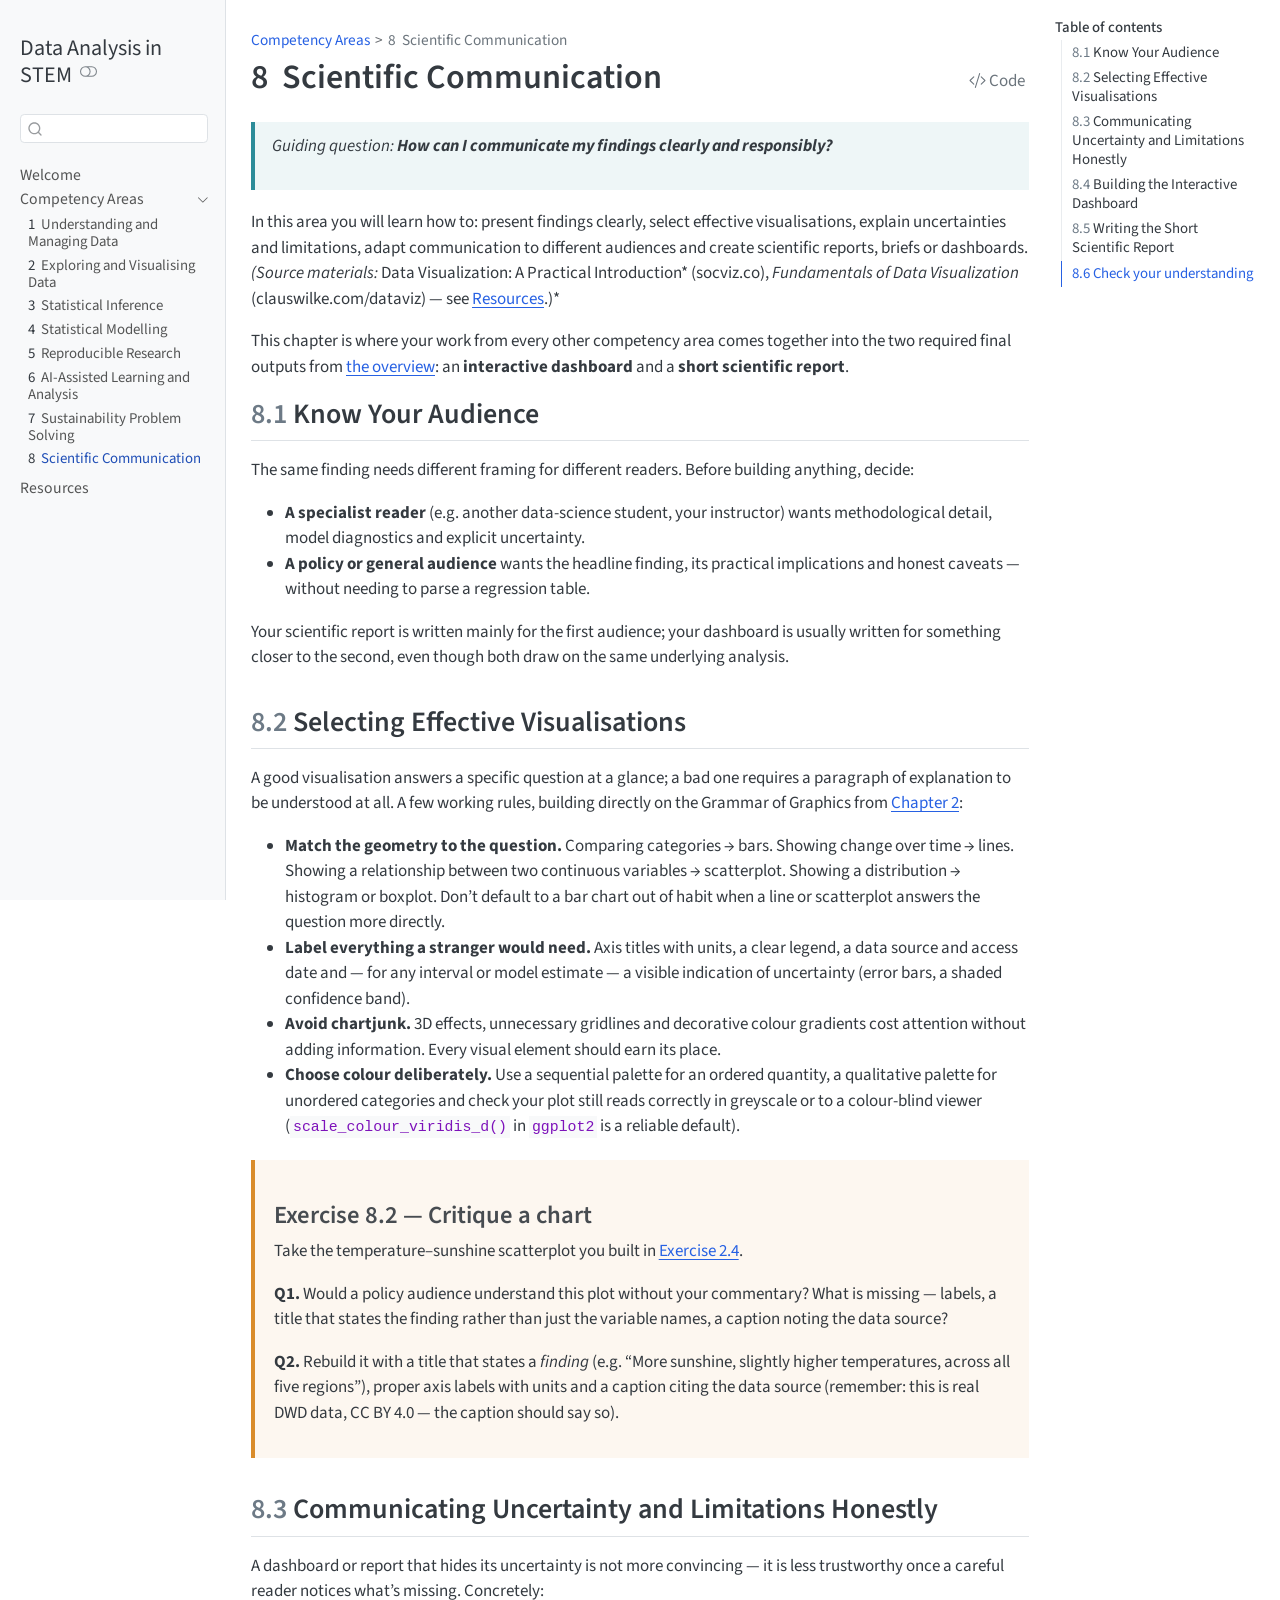
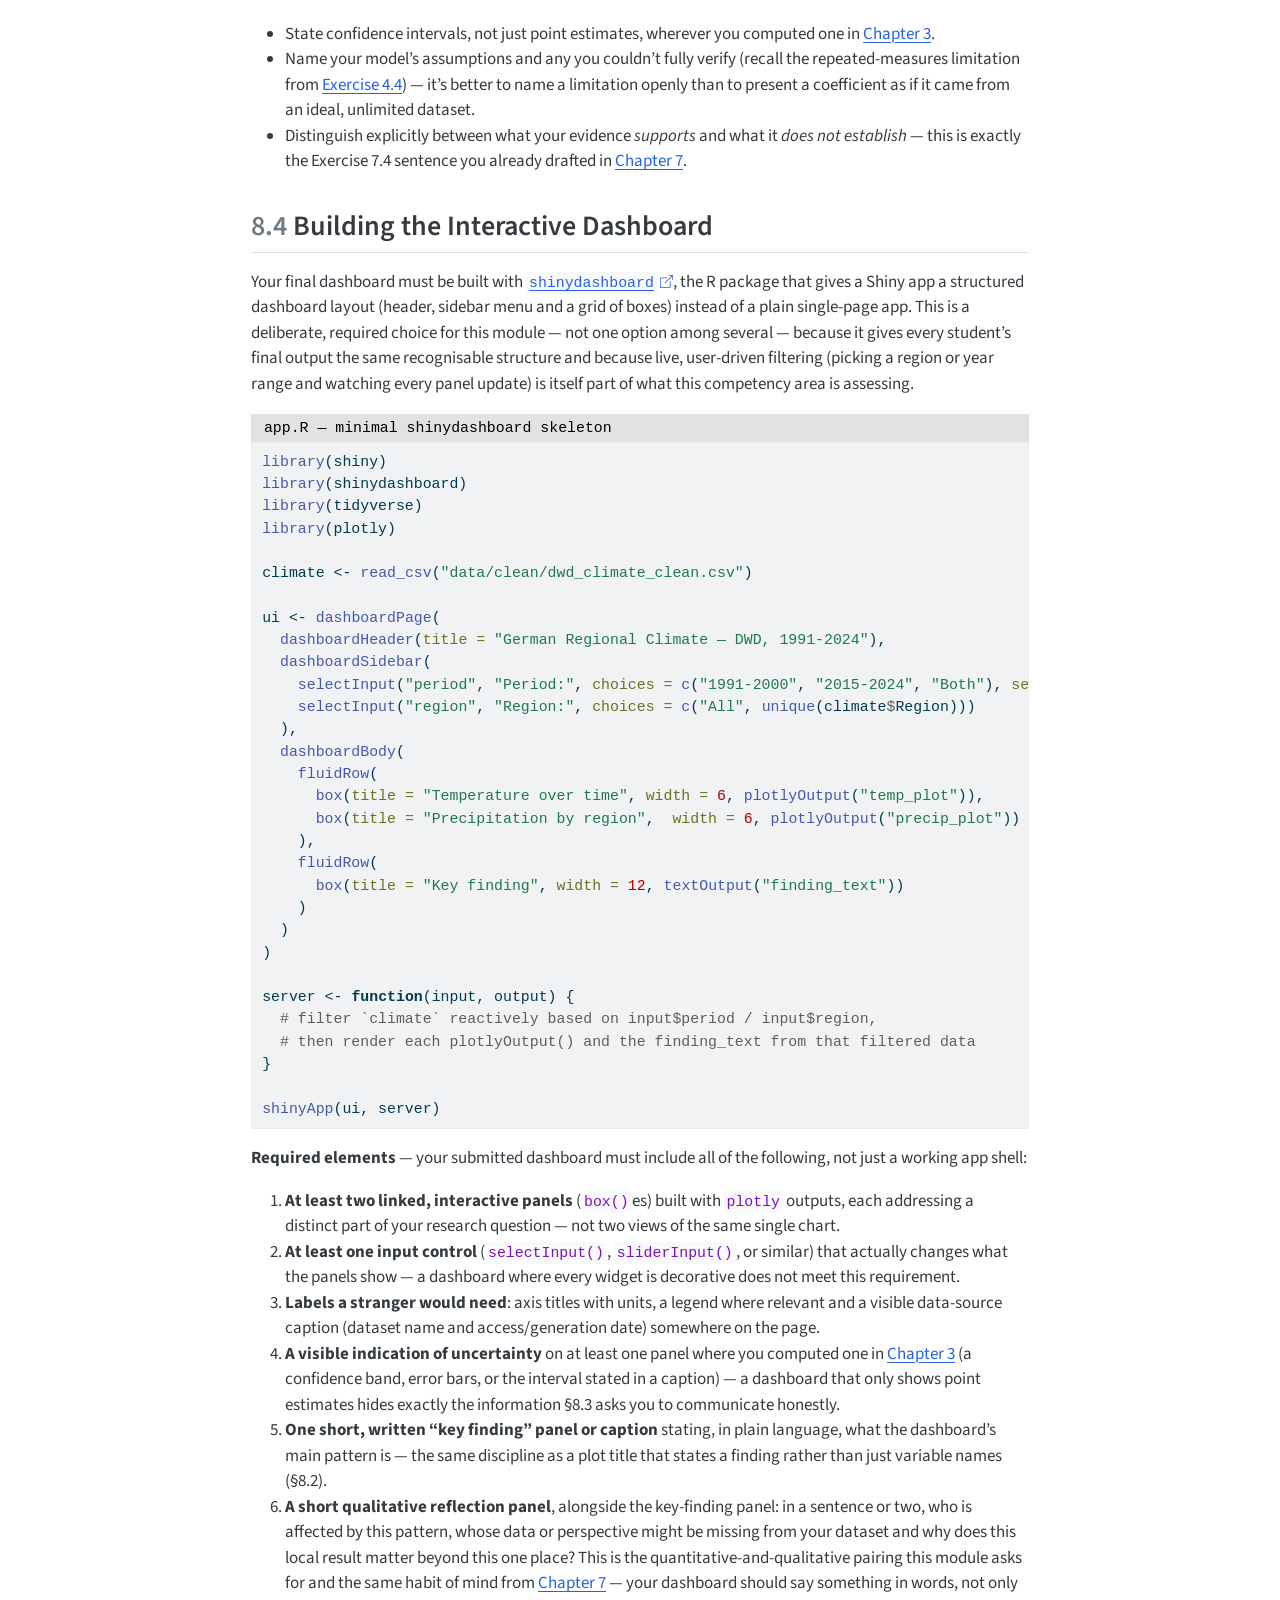
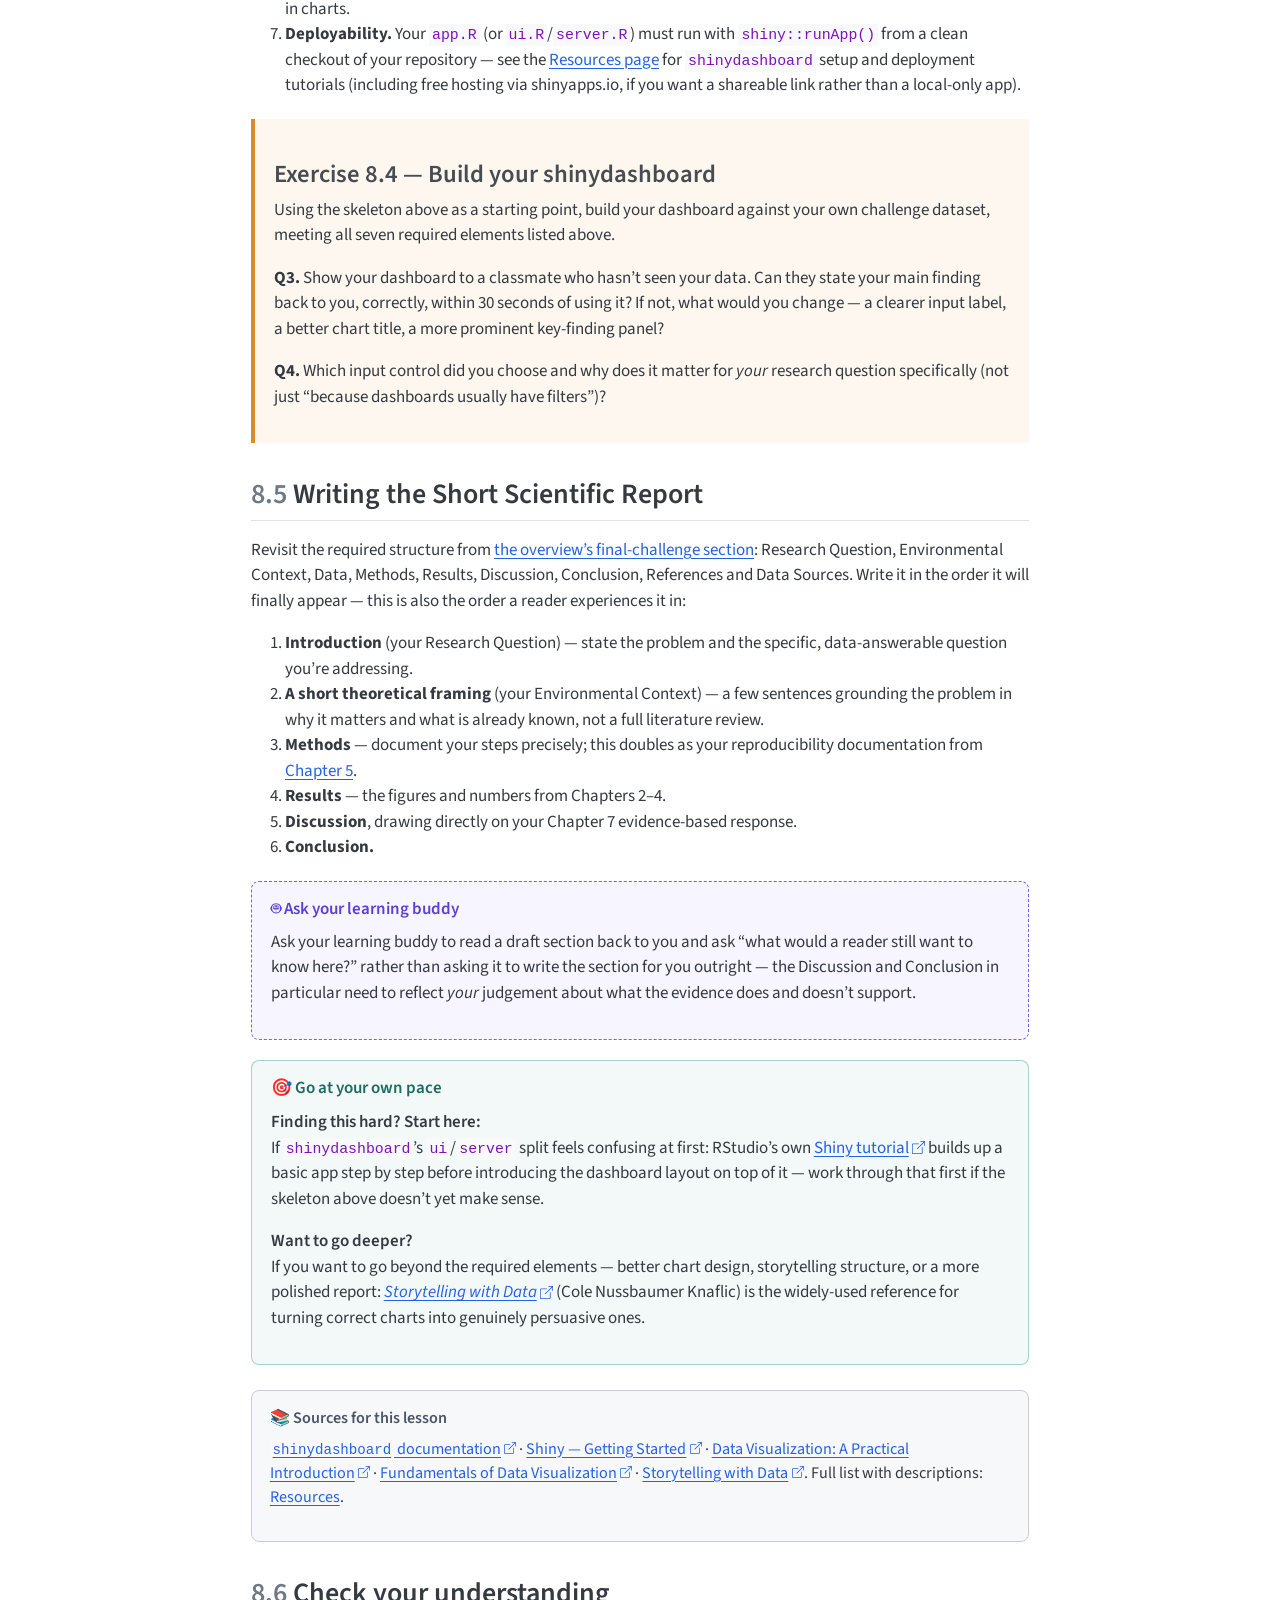
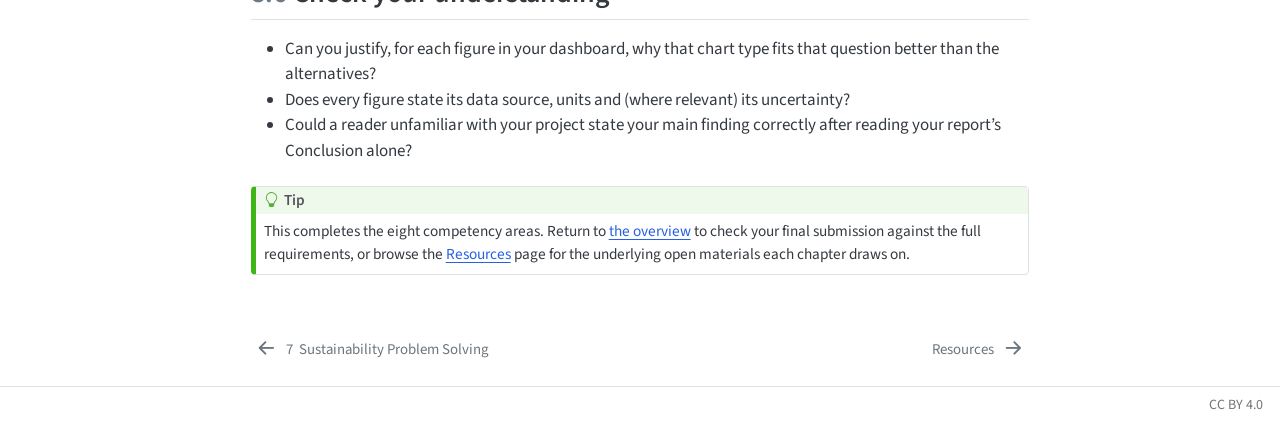
<file: docs/08-scientific-communication.html>
<!DOCTYPE html>
<html xmlns="http://www.w3.org/1999/xhtml" lang="en" xml:lang="en"><head>

<meta charset="utf-8">
<meta name="generator" content="quarto-1.6.42">

<meta name="viewport" content="width=device-width, initial-scale=1.0, user-scalable=yes">


<title>8&nbsp; Scientific Communication – Data Analysis in STEM</title>
<style>
code{white-space: pre-wrap;}
span.smallcaps{font-variant: small-caps;}
div.columns{display: flex; gap: min(4vw, 1.5em);}
div.column{flex: auto; overflow-x: auto;}
div.hanging-indent{margin-left: 1.5em; text-indent: -1.5em;}
ul.task-list{list-style: none;}
ul.task-list li input[type="checkbox"] {
  width: 0.8em;
  margin: 0 0.8em 0.2em -1em; /* quarto-specific, see https://github.com/quarto-dev/quarto-cli/issues/4556 */ 
  vertical-align: middle;
}
/* CSS for syntax highlighting */
pre > code.sourceCode { white-space: pre; position: relative; }
pre > code.sourceCode > span { line-height: 1.25; }
pre > code.sourceCode > span:empty { height: 1.2em; }
.sourceCode { overflow: visible; }
code.sourceCode > span { color: inherit; text-decoration: inherit; }
div.sourceCode { margin: 1em 0; }
pre.sourceCode { margin: 0; }
@media screen {
div.sourceCode { overflow: auto; }
}
@media print {
pre > code.sourceCode { white-space: pre-wrap; }
pre > code.sourceCode > span { display: inline-block; text-indent: -5em; padding-left: 5em; }
}
pre.numberSource code
  { counter-reset: source-line 0; }
pre.numberSource code > span
  { position: relative; left: -4em; counter-increment: source-line; }
pre.numberSource code > span > a:first-child::before
  { content: counter(source-line);
    position: relative; left: -1em; text-align: right; vertical-align: baseline;
    border: none; display: inline-block;
    -webkit-touch-callout: none; -webkit-user-select: none;
    -khtml-user-select: none; -moz-user-select: none;
    -ms-user-select: none; user-select: none;
    padding: 0 4px; width: 4em;
  }
pre.numberSource { margin-left: 3em;  padding-left: 4px; }
div.sourceCode
  {   }
@media screen {
pre > code.sourceCode > span > a:first-child::before { text-decoration: underline; }
}
</style>


<script src="site_libs/quarto-nav/quarto-nav.js"></script>
<script src="site_libs/quarto-nav/headroom.min.js"></script>
<script src="site_libs/clipboard/clipboard.min.js"></script>
<script src="site_libs/quarto-search/autocomplete.umd.js"></script>
<script src="site_libs/quarto-search/fuse.min.js"></script>
<script src="site_libs/quarto-search/quarto-search.js"></script>
<meta name="quarto:offset" content="./">
<link href="./resources.html" rel="next">
<link href="./07-sustainability-problem-solving.html" rel="prev">
<script src="site_libs/quarto-html/quarto.js"></script>
<script src="site_libs/quarto-html/popper.min.js"></script>
<script src="site_libs/quarto-html/tippy.umd.min.js"></script>
<script src="site_libs/quarto-html/anchor.min.js"></script>
<link href="site_libs/quarto-html/tippy.css" rel="stylesheet">
<link href="site_libs/quarto-html/quarto-syntax-highlighting-2f5df379a58b258e96c21c0638c20c03.css" rel="stylesheet" class="quarto-color-scheme" id="quarto-text-highlighting-styles">
<link href="site_libs/quarto-html/quarto-syntax-highlighting-dark-b53751a350365c71b6c909e95f209ed1.css" rel="prefetch" class="quarto-color-scheme quarto-color-alternate" id="quarto-text-highlighting-styles">
<script src="site_libs/bootstrap/bootstrap.min.js"></script>
<link href="site_libs/bootstrap/bootstrap-icons.css" rel="stylesheet">
<link href="site_libs/bootstrap/bootstrap-08731ecd0d226a52c85d4cd3313dadfd.min.css" rel="stylesheet" append-hash="true" class="quarto-color-scheme" id="quarto-bootstrap" data-mode="light">
<link href="site_libs/bootstrap/bootstrap-dark-2213e3bfb2ceb1e73a7d7364ae98b957.min.css" rel="prefetch" append-hash="true" class="quarto-color-scheme quarto-color-alternate" id="quarto-bootstrap" data-mode="dark">
<script id="quarto-search-options" type="application/json">{
  "location": "sidebar",
  "copy-button": false,
  "collapse-after": 3,
  "panel-placement": "start",
  "type": "textbox",
  "limit": 50,
  "keyboard-shortcut": [
    "f",
    "/",
    "s"
  ],
  "show-item-context": false,
  "language": {
    "search-no-results-text": "No results",
    "search-matching-documents-text": "matching documents",
    "search-copy-link-title": "Copy link to search",
    "search-hide-matches-text": "Hide additional matches",
    "search-more-match-text": "more match in this document",
    "search-more-matches-text": "more matches in this document",
    "search-clear-button-title": "Clear",
    "search-text-placeholder": "",
    "search-detached-cancel-button-title": "Cancel",
    "search-submit-button-title": "Submit",
    "search-label": "Search"
  }
}</script>
<style>html{ scroll-behavior: smooth; }</style>


<link rel="stylesheet" href="styles.css">
</head>

<body class="nav-sidebar docked">

<div id="quarto-search-results"></div>
  <header id="quarto-header" class="headroom fixed-top">
  <nav class="quarto-secondary-nav">
    <div class="container-fluid d-flex">
      <button type="button" class="quarto-btn-toggle btn" data-bs-toggle="collapse" role="button" data-bs-target=".quarto-sidebar-collapse-item" aria-controls="quarto-sidebar" aria-expanded="false" aria-label="Toggle sidebar navigation" onclick="if (window.quartoToggleHeadroom) { window.quartoToggleHeadroom(); }">
        <i class="bi bi-layout-text-sidebar-reverse"></i>
      </button>
        <nav class="quarto-page-breadcrumbs" aria-label="breadcrumb"><ol class="breadcrumb"><li class="breadcrumb-item"><a href="./01-understanding-data.html">Competency Areas</a></li><li class="breadcrumb-item"><a href="./08-scientific-communication.html"><span class="chapter-number">8</span>&nbsp; <span class="chapter-title">Scientific Communication</span></a></li></ol></nav>
        <a class="flex-grow-1" role="navigation" data-bs-toggle="collapse" data-bs-target=".quarto-sidebar-collapse-item" aria-controls="quarto-sidebar" aria-expanded="false" aria-label="Toggle sidebar navigation" onclick="if (window.quartoToggleHeadroom) { window.quartoToggleHeadroom(); }">      
        </a>
      <button type="button" class="btn quarto-search-button" aria-label="Search" onclick="window.quartoOpenSearch();">
        <i class="bi bi-search"></i>
      </button>
    </div>
  </nav>
</header>
<!-- content -->
<div id="quarto-content" class="quarto-container page-columns page-rows-contents page-layout-article">
<!-- sidebar -->
  <nav id="quarto-sidebar" class="sidebar collapse collapse-horizontal quarto-sidebar-collapse-item sidebar-navigation docked overflow-auto">
    <div class="pt-lg-2 mt-2 text-left sidebar-header">
    <div class="sidebar-title mb-0 py-0">
      <a href="./">Data Analysis in STEM</a> 
        <div class="sidebar-tools-main">
  <a href="" class="quarto-color-scheme-toggle quarto-navigation-tool  px-1" onclick="window.quartoToggleColorScheme(); return false;" title="Toggle dark mode"><i class="bi"></i></a>
</div>
    </div>
      </div>
        <div class="mt-2 flex-shrink-0 align-items-center">
        <div class="sidebar-search">
        <div id="quarto-search" class="" title="Search"></div>
        </div>
        </div>
    <div class="sidebar-menu-container"> 
    <ul class="list-unstyled mt-1">
        <li class="sidebar-item">
  <div class="sidebar-item-container"> 
  <a href="./index.html" class="sidebar-item-text sidebar-link">
 <span class="menu-text">Welcome</span></a>
  </div>
</li>
        <li class="sidebar-item sidebar-item-section">
      <div class="sidebar-item-container"> 
            <a class="sidebar-item-text sidebar-link text-start" data-bs-toggle="collapse" data-bs-target="#quarto-sidebar-section-1" role="navigation" aria-expanded="true">
 <span class="menu-text">Competency Areas</span></a>
          <a class="sidebar-item-toggle text-start" data-bs-toggle="collapse" data-bs-target="#quarto-sidebar-section-1" role="navigation" aria-expanded="true" aria-label="Toggle section">
            <i class="bi bi-chevron-right ms-2"></i>
          </a> 
      </div>
      <ul id="quarto-sidebar-section-1" class="collapse list-unstyled sidebar-section depth1 show">  
          <li class="sidebar-item">
  <div class="sidebar-item-container"> 
  <a href="./01-understanding-data.html" class="sidebar-item-text sidebar-link">
 <span class="menu-text"><span class="chapter-number">1</span>&nbsp; <span class="chapter-title">Understanding and Managing Data</span></span></a>
  </div>
</li>
          <li class="sidebar-item">
  <div class="sidebar-item-container"> 
  <a href="./02-exploring-visualizing.html" class="sidebar-item-text sidebar-link">
 <span class="menu-text"><span class="chapter-number">2</span>&nbsp; <span class="chapter-title">Exploring and Visualising Data</span></span></a>
  </div>
</li>
          <li class="sidebar-item">
  <div class="sidebar-item-container"> 
  <a href="./03-statistical-inference.html" class="sidebar-item-text sidebar-link">
 <span class="menu-text"><span class="chapter-number">3</span>&nbsp; <span class="chapter-title">Statistical Inference</span></span></a>
  </div>
</li>
          <li class="sidebar-item">
  <div class="sidebar-item-container"> 
  <a href="./04-statistical-modelling.html" class="sidebar-item-text sidebar-link">
 <span class="menu-text"><span class="chapter-number">4</span>&nbsp; <span class="chapter-title">Statistical Modelling</span></span></a>
  </div>
</li>
          <li class="sidebar-item">
  <div class="sidebar-item-container"> 
  <a href="./05-reproducible-research.html" class="sidebar-item-text sidebar-link">
 <span class="menu-text"><span class="chapter-number">5</span>&nbsp; <span class="chapter-title">Reproducible Research</span></span></a>
  </div>
</li>
          <li class="sidebar-item">
  <div class="sidebar-item-container"> 
  <a href="./06-ai-assisted-learning.html" class="sidebar-item-text sidebar-link">
 <span class="menu-text"><span class="chapter-number">6</span>&nbsp; <span class="chapter-title">AI-Assisted Learning and Analysis</span></span></a>
  </div>
</li>
          <li class="sidebar-item">
  <div class="sidebar-item-container"> 
  <a href="./07-sustainability-problem-solving.html" class="sidebar-item-text sidebar-link">
 <span class="menu-text"><span class="chapter-number">7</span>&nbsp; <span class="chapter-title">Sustainability Problem Solving</span></span></a>
  </div>
</li>
          <li class="sidebar-item">
  <div class="sidebar-item-container"> 
  <a href="./08-scientific-communication.html" class="sidebar-item-text sidebar-link active">
 <span class="menu-text"><span class="chapter-number">8</span>&nbsp; <span class="chapter-title">Scientific Communication</span></span></a>
  </div>
</li>
      </ul>
  </li>
        <li class="sidebar-item">
  <div class="sidebar-item-container"> 
  <a href="./resources.html" class="sidebar-item-text sidebar-link">
 <span class="menu-text">Resources</span></a>
  </div>
</li>
    </ul>
    </div>
</nav>
<div id="quarto-sidebar-glass" class="quarto-sidebar-collapse-item" data-bs-toggle="collapse" data-bs-target=".quarto-sidebar-collapse-item"></div>
<!-- margin-sidebar -->
    <div id="quarto-margin-sidebar" class="sidebar margin-sidebar">
        <nav id="TOC" role="doc-toc" class="toc-active">
    <h2 id="toc-title">Table of contents</h2>
   
  <ul>
  <li><a href="#know-your-audience" id="toc-know-your-audience" class="nav-link active" data-scroll-target="#know-your-audience"><span class="header-section-number">8.1</span> Know Your Audience</a></li>
  <li><a href="#selecting-effective-visualisations" id="toc-selecting-effective-visualisations" class="nav-link" data-scroll-target="#selecting-effective-visualisations"><span class="header-section-number">8.2</span> Selecting Effective Visualisations</a>
  <ul class="collapse">
  <li><a href="#exercise-8.2-critique-a-chart" id="toc-exercise-8.2-critique-a-chart" class="nav-link" data-scroll-target="#exercise-8.2-critique-a-chart">Exercise 8.2 — Critique a chart</a></li>
  </ul></li>
  <li><a href="#communicating-uncertainty-and-limitations-honestly" id="toc-communicating-uncertainty-and-limitations-honestly" class="nav-link" data-scroll-target="#communicating-uncertainty-and-limitations-honestly"><span class="header-section-number">8.3</span> Communicating Uncertainty and Limitations Honestly</a></li>
  <li><a href="#building-the-interactive-dashboard" id="toc-building-the-interactive-dashboard" class="nav-link" data-scroll-target="#building-the-interactive-dashboard"><span class="header-section-number">8.4</span> Building the Interactive Dashboard</a>
  <ul class="collapse">
  <li><a href="#exercise-8.4-build-your-shinydashboard" id="toc-exercise-8.4-build-your-shinydashboard" class="nav-link" data-scroll-target="#exercise-8.4-build-your-shinydashboard">Exercise 8.4 — Build your shinydashboard</a></li>
  </ul></li>
  <li><a href="#writing-the-short-scientific-report" id="toc-writing-the-short-scientific-report" class="nav-link" data-scroll-target="#writing-the-short-scientific-report"><span class="header-section-number">8.5</span> Writing the Short Scientific Report</a></li>
  <li><a href="#check-your-understanding" id="toc-check-your-understanding" class="nav-link" data-scroll-target="#check-your-understanding"><span class="header-section-number">8.6</span> Check your understanding</a></li>
  </ul>
</nav>
    </div>
<!-- main -->
<main class="content" id="quarto-document-content">

<header id="title-block-header" class="quarto-title-block default"><nav class="quarto-page-breadcrumbs quarto-title-breadcrumbs d-none d-lg-block" aria-label="breadcrumb"><ol class="breadcrumb"><li class="breadcrumb-item"><a href="./01-understanding-data.html">Competency Areas</a></li><li class="breadcrumb-item"><a href="./08-scientific-communication.html"><span class="chapter-number">8</span>&nbsp; <span class="chapter-title">Scientific Communication</span></a></li></ol></nav>
<div class="quarto-title">
<div class="quarto-title-block"><div><h1 class="title"><span id="sec-scientific-communication" class="quarto-section-identifier"><span class="chapter-number">8</span>&nbsp; <span class="chapter-title">Scientific Communication</span></span></h1><button type="button" class="btn code-tools-button" id="quarto-code-tools-source"><i class="bi"></i> Code</button></div></div>
</div>



<div class="quarto-title-meta">

    
  
    
  </div>
  


</header>


<div class="guiding-question">
<p>Guiding question: <strong>How can I communicate my findings clearly and responsibly?</strong></p>
</div>
<p>In this area you will learn how to: present findings clearly, select effective visualisations, explain uncertainties and limitations, adapt communication to different audiences and create scientific reports, briefs or dashboards. <em>(Source materials: </em>Data Visualization: A Practical Introduction* (socviz.co), <em>Fundamentals of Data Visualization</em> (clauswilke.com/dataviz) — see <a href="./resources.html">Resources</a>.)*</p>
<p>This chapter is where your work from every other competency area comes together into the two required final outputs from <a href="./index.html#complete-your-final-challenge">the overview</a>: an <strong>interactive dashboard</strong> and a <strong>short scientific report</strong>.</p>
<section id="know-your-audience" class="level2" data-number="8.1">
<h2 data-number="8.1" class="anchored" data-anchor-id="know-your-audience"><span class="header-section-number">8.1</span> Know Your Audience</h2>
<p>The same finding needs different framing for different readers. Before building anything, decide:</p>
<ul>
<li><strong>A specialist reader</strong> (e.g.&nbsp;another data-science student, your instructor) wants methodological detail, model diagnostics and explicit uncertainty.</li>
<li><strong>A policy or general audience</strong> wants the headline finding, its practical implications and honest caveats — without needing to parse a regression table.</li>
</ul>
<p>Your scientific report is written mainly for the first audience; your dashboard is usually written for something closer to the second, even though both draw on the same underlying analysis.</p>
</section>
<section id="selecting-effective-visualisations" class="level2" data-number="8.2">
<h2 data-number="8.2" class="anchored" data-anchor-id="selecting-effective-visualisations"><span class="header-section-number">8.2</span> Selecting Effective Visualisations</h2>
<p>A good visualisation answers a specific question at a glance; a bad one requires a paragraph of explanation to be understood at all. A few working rules, building directly on the Grammar of Graphics from <a href="./02-exploring-visualizing.html#data-visualisation-the-grammar-of-graphics">Chapter 2</a>:</p>
<ul>
<li><strong>Match the geometry to the question.</strong> Comparing categories → bars. Showing change over time → lines. Showing a relationship between two continuous variables → scatterplot. Showing a distribution → histogram or boxplot. Don’t default to a bar chart out of habit when a line or scatterplot answers the question more directly.</li>
<li><strong>Label everything a stranger would need.</strong> Axis titles with units, a clear legend, a data source and access date and — for any interval or model estimate — a visible indication of uncertainty (error bars, a shaded confidence band).</li>
<li><strong>Avoid chartjunk.</strong> 3D effects, unnecessary gridlines and decorative colour gradients cost attention without adding information. Every visual element should earn its place.</li>
<li><strong>Choose colour deliberately.</strong> Use a sequential palette for an ordered quantity, a qualitative palette for unordered categories and check your plot still reads correctly in greyscale or to a colour-blind viewer (<code>scale_colour_viridis_d()</code> in <code>ggplot2</code> is a reliable default).</li>
</ul>
<section id="exercise-8.2-critique-a-chart" class="level3 exercise-box">
<h3 class="anchored" data-anchor-id="exercise-8.2-critique-a-chart">Exercise 8.2 — Critique a chart</h3>
<p>Take the temperature–sunshine scatterplot you built in <a href="./02-exploring-visualizing.html#exercise-2.4-beginner-write-the-syntax">Exercise 2.4</a>.</p>
<p><strong>Q1.</strong> Would a policy audience understand this plot without your commentary? What is missing — labels, a title that states the finding rather than just the variable names, a caption noting the data source?</p>
<p><strong>Q2.</strong> Rebuild it with a title that states a <em>finding</em> (e.g.&nbsp;“More sunshine, slightly higher temperatures, across all five regions”), proper axis labels with units and a caption citing the data source (remember: this is real DWD data, CC BY 4.0 — the caption should say so).</p>
</section>
</section>
<section id="communicating-uncertainty-and-limitations-honestly" class="level2" data-number="8.3">
<h2 data-number="8.3" class="anchored" data-anchor-id="communicating-uncertainty-and-limitations-honestly"><span class="header-section-number">8.3</span> Communicating Uncertainty and Limitations Honestly</h2>
<p>A dashboard or report that hides its uncertainty is not more convincing — it is less trustworthy once a careful reader notices what’s missing. Concretely:</p>
<ul>
<li>State confidence intervals, not just point estimates, wherever you computed one in <a href="./03-statistical-inference.html">Chapter 3</a>.</li>
<li>Name your model’s assumptions and any you couldn’t fully verify (recall the repeated-measures limitation from <a href="./04-statistical-modelling.html#exercise-4.4-check-before-you-trust">Exercise 4.4</a>) — it’s better to name a limitation openly than to present a coefficient as if it came from an ideal, unlimited dataset.</li>
<li>Distinguish explicitly between what your evidence <em>supports</em> and what it <em>does not establish</em> — this is exactly the Exercise 7.4 sentence you already drafted in <a href="./07-sustainability-problem-solving.html#from-evidence-to-an-evidence-based-response">Chapter 7</a>.</li>
</ul>
</section>
<section id="building-the-interactive-dashboard" class="level2" data-number="8.4">
<h2 data-number="8.4" class="anchored" data-anchor-id="building-the-interactive-dashboard"><span class="header-section-number">8.4</span> Building the Interactive Dashboard</h2>
<p>Your final dashboard must be built with <strong><a href="https://rstudio.github.io/shinydashboard/"><code>shinydashboard</code></a></strong>, the R package that gives a Shiny app a structured dashboard layout (header, sidebar menu and a grid of boxes) instead of a plain single-page app. This is a deliberate, required choice for this module — not one option among several — because it gives every student’s final output the same recognisable structure and because live, user-driven filtering (picking a region or year range and watching every panel update) is itself part of what this competency area is assessing.</p>
<div class="code-with-filename">
<div class="code-with-filename-file">
<pre><strong>app.R — minimal shinydashboard skeleton</strong></pre>
</div>
<div class="sourceCode" id="cb1" data-filename="app.R — minimal shinydashboard skeleton"><pre class="sourceCode r code-with-copy"><code class="sourceCode r"><span id="cb1-1"><a href="#cb1-1" aria-hidden="true" tabindex="-1"></a><span class="fu">library</span>(shiny)</span>
<span id="cb1-2"><a href="#cb1-2" aria-hidden="true" tabindex="-1"></a><span class="fu">library</span>(shinydashboard)</span>
<span id="cb1-3"><a href="#cb1-3" aria-hidden="true" tabindex="-1"></a><span class="fu">library</span>(tidyverse)</span>
<span id="cb1-4"><a href="#cb1-4" aria-hidden="true" tabindex="-1"></a><span class="fu">library</span>(plotly)</span>
<span id="cb1-5"><a href="#cb1-5" aria-hidden="true" tabindex="-1"></a></span>
<span id="cb1-6"><a href="#cb1-6" aria-hidden="true" tabindex="-1"></a>climate <span class="ot">&lt;-</span> <span class="fu">read_csv</span>(<span class="st">"data/clean/dwd_climate_clean.csv"</span>)</span>
<span id="cb1-7"><a href="#cb1-7" aria-hidden="true" tabindex="-1"></a></span>
<span id="cb1-8"><a href="#cb1-8" aria-hidden="true" tabindex="-1"></a>ui <span class="ot">&lt;-</span> <span class="fu">dashboardPage</span>(</span>
<span id="cb1-9"><a href="#cb1-9" aria-hidden="true" tabindex="-1"></a>  <span class="fu">dashboardHeader</span>(<span class="at">title =</span> <span class="st">"German Regional Climate — DWD, 1991-2024"</span>),</span>
<span id="cb1-10"><a href="#cb1-10" aria-hidden="true" tabindex="-1"></a>  <span class="fu">dashboardSidebar</span>(</span>
<span id="cb1-11"><a href="#cb1-11" aria-hidden="true" tabindex="-1"></a>    <span class="fu">selectInput</span>(<span class="st">"period"</span>, <span class="st">"Period:"</span>, <span class="at">choices =</span> <span class="fu">c</span>(<span class="st">"1991-2000"</span>, <span class="st">"2015-2024"</span>, <span class="st">"Both"</span>), <span class="at">selected =</span> <span class="st">"Both"</span>),</span>
<span id="cb1-12"><a href="#cb1-12" aria-hidden="true" tabindex="-1"></a>    <span class="fu">selectInput</span>(<span class="st">"region"</span>, <span class="st">"Region:"</span>, <span class="at">choices =</span> <span class="fu">c</span>(<span class="st">"All"</span>, <span class="fu">unique</span>(climate<span class="sc">$</span>Region)))</span>
<span id="cb1-13"><a href="#cb1-13" aria-hidden="true" tabindex="-1"></a>  ),</span>
<span id="cb1-14"><a href="#cb1-14" aria-hidden="true" tabindex="-1"></a>  <span class="fu">dashboardBody</span>(</span>
<span id="cb1-15"><a href="#cb1-15" aria-hidden="true" tabindex="-1"></a>    <span class="fu">fluidRow</span>(</span>
<span id="cb1-16"><a href="#cb1-16" aria-hidden="true" tabindex="-1"></a>      <span class="fu">box</span>(<span class="at">title =</span> <span class="st">"Temperature over time"</span>, <span class="at">width =</span> <span class="dv">6</span>, <span class="fu">plotlyOutput</span>(<span class="st">"temp_plot"</span>)),</span>
<span id="cb1-17"><a href="#cb1-17" aria-hidden="true" tabindex="-1"></a>      <span class="fu">box</span>(<span class="at">title =</span> <span class="st">"Precipitation by region"</span>,  <span class="at">width =</span> <span class="dv">6</span>, <span class="fu">plotlyOutput</span>(<span class="st">"precip_plot"</span>))</span>
<span id="cb1-18"><a href="#cb1-18" aria-hidden="true" tabindex="-1"></a>    ),</span>
<span id="cb1-19"><a href="#cb1-19" aria-hidden="true" tabindex="-1"></a>    <span class="fu">fluidRow</span>(</span>
<span id="cb1-20"><a href="#cb1-20" aria-hidden="true" tabindex="-1"></a>      <span class="fu">box</span>(<span class="at">title =</span> <span class="st">"Key finding"</span>, <span class="at">width =</span> <span class="dv">12</span>, <span class="fu">textOutput</span>(<span class="st">"finding_text"</span>))</span>
<span id="cb1-21"><a href="#cb1-21" aria-hidden="true" tabindex="-1"></a>    )</span>
<span id="cb1-22"><a href="#cb1-22" aria-hidden="true" tabindex="-1"></a>  )</span>
<span id="cb1-23"><a href="#cb1-23" aria-hidden="true" tabindex="-1"></a>)</span>
<span id="cb1-24"><a href="#cb1-24" aria-hidden="true" tabindex="-1"></a></span>
<span id="cb1-25"><a href="#cb1-25" aria-hidden="true" tabindex="-1"></a>server <span class="ot">&lt;-</span> <span class="cf">function</span>(input, output) {</span>
<span id="cb1-26"><a href="#cb1-26" aria-hidden="true" tabindex="-1"></a>  <span class="co"># filter `climate` reactively based on input$period / input$region,</span></span>
<span id="cb1-27"><a href="#cb1-27" aria-hidden="true" tabindex="-1"></a>  <span class="co"># then render each plotlyOutput() and the finding_text from that filtered data</span></span>
<span id="cb1-28"><a href="#cb1-28" aria-hidden="true" tabindex="-1"></a>}</span>
<span id="cb1-29"><a href="#cb1-29" aria-hidden="true" tabindex="-1"></a></span>
<span id="cb1-30"><a href="#cb1-30" aria-hidden="true" tabindex="-1"></a><span class="fu">shinyApp</span>(ui, server)</span></code><button title="Copy to Clipboard" class="code-copy-button"><i class="bi"></i></button></pre></div>
</div>
<p><strong>Required elements</strong> — your submitted dashboard must include all of the following, not just a working app shell:</p>
<ol type="1">
<li><strong>At least two linked, interactive panels</strong> (<code>box()</code>es) built with <code>plotly</code> outputs, each addressing a distinct part of your research question — not two views of the same single chart.</li>
<li><strong>At least one input control</strong> (<code>selectInput()</code>, <code>sliderInput()</code>, or similar) that actually changes what the panels show — a dashboard where every widget is decorative does not meet this requirement.</li>
<li><strong>Labels a stranger would need</strong>: axis titles with units, a legend where relevant and a visible data-source caption (dataset name and access/generation date) somewhere on the page.</li>
<li><strong>A visible indication of uncertainty</strong> on at least one panel where you computed one in <a href="./03-statistical-inference.html">Chapter 3</a> (a confidence band, error bars, or the interval stated in a caption) — a dashboard that only shows point estimates hides exactly the information §8.3 asks you to communicate honestly.</li>
<li><strong>One short, written “key finding” panel or caption</strong> stating, in plain language, what the dashboard’s main pattern is — the same discipline as a plot title that states a finding rather than just variable names (§8.2).</li>
<li><strong>A short qualitative reflection panel</strong>, alongside the key-finding panel: in a sentence or two, who is affected by this pattern, whose data or perspective might be missing from your dataset and why does this local result matter beyond this one place? This is the quantitative-and-qualitative pairing this module asks for and the same habit of mind from <a href="./07-sustainability-problem-solving.html#why-global-matters-data-perspective-and-responsibility">Chapter 7</a> — your dashboard should say something in words, not only in charts.</li>
<li><strong>Deployability.</strong> Your <code>app.R</code> (or <code>ui.R</code>/<code>server.R</code>) must run with <code>shiny::runApp()</code> from a clean checkout of your repository — see the <a href="./resources.html">Resources page</a> for <code>shinydashboard</code> setup and deployment tutorials (including free hosting via shinyapps.io, if you want a shareable link rather than a local-only app).</li>
</ol>
<section id="exercise-8.4-build-your-shinydashboard" class="level3 exercise-box">
<h3 class="anchored" data-anchor-id="exercise-8.4-build-your-shinydashboard">Exercise 8.4 — Build your shinydashboard</h3>
<p>Using the skeleton above as a starting point, build your dashboard against your own challenge dataset, meeting all seven required elements listed above.</p>
<p><strong>Q3.</strong> Show your dashboard to a classmate who hasn’t seen your data. Can they state your main finding back to you, correctly, within 30 seconds of using it? If not, what would you change — a clearer input label, a better chart title, a more prominent key-finding panel?</p>
<p><strong>Q4.</strong> Which input control did you choose and why does it matter for <em>your</em> research question specifically (not just “because dashboards usually have filters”)?</p>
</section>
</section>
<section id="writing-the-short-scientific-report" class="level2" data-number="8.5">
<h2 data-number="8.5" class="anchored" data-anchor-id="writing-the-short-scientific-report"><span class="header-section-number">8.5</span> Writing the Short Scientific Report</h2>
<p>Revisit the required structure from <a href="./index.html#complete-your-final-challenge">the overview’s final-challenge section</a>: Research Question, Environmental Context, Data, Methods, Results, Discussion, Conclusion, References and Data Sources. Write it in the order it will finally appear — this is also the order a reader experiences it in:</p>
<ol type="1">
<li><strong>Introduction</strong> (your Research Question) — state the problem and the specific, data-answerable question you’re addressing.</li>
<li><strong>A short theoretical framing</strong> (your Environmental Context) — a few sentences grounding the problem in why it matters and what is already known, not a full literature review.</li>
<li><strong>Methods</strong> — document your steps precisely; this doubles as your reproducibility documentation from <a href="./05-reproducible-research.html">Chapter 5</a>.</li>
<li><strong>Results</strong> — the figures and numbers from Chapters 2–4.</li>
<li><strong>Discussion</strong>, drawing directly on your Chapter 7 evidence-based response.</li>
<li><strong>Conclusion.</strong></li>
</ol>
<div class="acemate-box">
<p>Ask your learning buddy to read a draft section back to you and ask “what would a reader still want to know here?” rather than asking it to write the section for you outright — the Discussion and Conclusion in particular need to reflect <em>your</em> judgement about what the evidence does and doesn’t support.</p>
</div>
<div class="differentiation-box">
<div class="struggling">
<p>If <code>shinydashboard</code>’s <code>ui</code>/<code>server</code> split feels confusing at first: RStudio’s own <a href="https://shiny.posit.co/r/getting-started/">Shiny tutorial</a> builds up a basic app step by step before introducing the dashboard layout on top of it — work through that first if the skeleton above doesn’t yet make sense.</p>
</div>
<div class="deeper">
<p>If you want to go beyond the required elements — better chart design, storytelling structure, or a more polished report: <a href="https://www.storytellingwithdata.com/books"><em>Storytelling with Data</em></a> (Cole Nussbaumer Knaflic) is the widely-used reference for turning correct charts into genuinely persuasive ones.</p>
</div>
</div>
<div class="sources-box">
<p><a href="https://rstudio.github.io/shinydashboard/"><code>shinydashboard</code> documentation</a> · <a href="https://shiny.posit.co/r/getting-started/">Shiny — Getting Started</a> · <a href="https://socviz.co/">Data Visualization: A Practical Introduction</a> · <a href="https://clauswilke.com/dataviz/">Fundamentals of Data Visualization</a> · <a href="https://www.storytellingwithdata.com/books">Storytelling with Data</a>. Full list with descriptions: <a href="./resources.html#scientific-communication">Resources</a>.</p>
</div>
</section>
<section id="check-your-understanding" class="level2" data-number="8.6">
<h2 data-number="8.6" class="anchored" data-anchor-id="check-your-understanding"><span class="header-section-number">8.6</span> Check your understanding</h2>
<ul>
<li>Can you justify, for each figure in your dashboard, why that chart type fits that question better than the alternatives?</li>
<li>Does every figure state its data source, units and (where relevant) its uncertainty?</li>
<li>Could a reader unfamiliar with your project state your main finding correctly after reading your report’s Conclusion alone?</li>
</ul>
<div class="callout callout-style-default callout-tip callout-titled">
<div class="callout-header d-flex align-content-center">
<div class="callout-icon-container">
<i class="callout-icon"></i>
</div>
<div class="callout-title-container flex-fill">
Tip
</div>
</div>
<div class="callout-body-container callout-body">
<p>This completes the eight competency areas. Return to <a href="./index.html#complete-your-final-challenge">the overview</a> to check your final submission against the full requirements, or browse the <a href="./resources.html">Resources</a> page for the underlying open materials each chapter draws on.</p>
</div>
</div>


<!-- -->

</section>

</main> <!-- /main -->
<script id="quarto-html-after-body" type="application/javascript">
window.document.addEventListener("DOMContentLoaded", function (event) {
  const toggleBodyColorMode = (bsSheetEl) => {
    const mode = bsSheetEl.getAttribute("data-mode");
    const bodyEl = window.document.querySelector("body");
    if (mode === "dark") {
      bodyEl.classList.add("quarto-dark");
      bodyEl.classList.remove("quarto-light");
    } else {
      bodyEl.classList.add("quarto-light");
      bodyEl.classList.remove("quarto-dark");
    }
  }
  const toggleBodyColorPrimary = () => {
    const bsSheetEl = window.document.querySelector("link#quarto-bootstrap");
    if (bsSheetEl) {
      toggleBodyColorMode(bsSheetEl);
    }
  }
  toggleBodyColorPrimary();  
  const disableStylesheet = (stylesheets) => {
    for (let i=0; i < stylesheets.length; i++) {
      const stylesheet = stylesheets[i];
      stylesheet.rel = 'prefetch';
    }
  }
  const enableStylesheet = (stylesheets) => {
    for (let i=0; i < stylesheets.length; i++) {
      const stylesheet = stylesheets[i];
      stylesheet.rel = 'stylesheet';
    }
  }
  const manageTransitions = (selector, allowTransitions) => {
    const els = window.document.querySelectorAll(selector);
    for (let i=0; i < els.length; i++) {
      const el = els[i];
      if (allowTransitions) {
        el.classList.remove('notransition');
      } else {
        el.classList.add('notransition');
      }
    }
  }
  const toggleGiscusIfUsed = (isAlternate, darkModeDefault) => {
    const baseTheme = document.querySelector('#giscus-base-theme')?.value ?? 'light';
    const alternateTheme = document.querySelector('#giscus-alt-theme')?.value ?? 'dark';
    let newTheme = '';
    if(darkModeDefault) {
      newTheme = isAlternate ? baseTheme : alternateTheme;
    } else {
      newTheme = isAlternate ? alternateTheme : baseTheme;
    }
    const changeGiscusTheme = () => {
      // From: https://github.com/giscus/giscus/issues/336
      const sendMessage = (message) => {
        const iframe = document.querySelector('iframe.giscus-frame');
        if (!iframe) return;
        iframe.contentWindow.postMessage({ giscus: message }, 'https://giscus.app');
      }
      sendMessage({
        setConfig: {
          theme: newTheme
        }
      });
    }
    const isGiscussLoaded = window.document.querySelector('iframe.giscus-frame') !== null;
    if (isGiscussLoaded) {
      changeGiscusTheme();
    }
  }
  const toggleColorMode = (alternate) => {
    // Switch the stylesheets
    const alternateStylesheets = window.document.querySelectorAll('link.quarto-color-scheme.quarto-color-alternate');
    manageTransitions('#quarto-margin-sidebar .nav-link', false);
    if (alternate) {
      enableStylesheet(alternateStylesheets);
      for (const sheetNode of alternateStylesheets) {
        if (sheetNode.id === "quarto-bootstrap") {
          toggleBodyColorMode(sheetNode);
        }
      }
    } else {
      disableStylesheet(alternateStylesheets);
      toggleBodyColorPrimary();
    }
    manageTransitions('#quarto-margin-sidebar .nav-link', true);
    // Switch the toggles
    const toggles = window.document.querySelectorAll('.quarto-color-scheme-toggle');
    for (let i=0; i < toggles.length; i++) {
      const toggle = toggles[i];
      if (toggle) {
        if (alternate) {
          toggle.classList.add("alternate");     
        } else {
          toggle.classList.remove("alternate");
        }
      }
    }
    // Hack to workaround the fact that safari doesn't
    // properly recolor the scrollbar when toggling (#1455)
    if (navigator.userAgent.indexOf('Safari') > 0 && navigator.userAgent.indexOf('Chrome') == -1) {
      manageTransitions("body", false);
      window.scrollTo(0, 1);
      setTimeout(() => {
        window.scrollTo(0, 0);
        manageTransitions("body", true);
      }, 40);  
    }
  }
  const isFileUrl = () => { 
    return window.location.protocol === 'file:';
  }
  const hasAlternateSentinel = () => {  
    let styleSentinel = getColorSchemeSentinel();
    if (styleSentinel !== null) {
      return styleSentinel === "alternate";
    } else {
      return false;
    }
  }
  const setStyleSentinel = (alternate) => {
    const value = alternate ? "alternate" : "default";
    if (!isFileUrl()) {
      window.localStorage.setItem("quarto-color-scheme", value);
    } else {
      localAlternateSentinel = value;
    }
  }
  const getColorSchemeSentinel = () => {
    if (!isFileUrl()) {
      const storageValue = window.localStorage.getItem("quarto-color-scheme");
      return storageValue != null ? storageValue : localAlternateSentinel;
    } else {
      return localAlternateSentinel;
    }
  }
  const darkModeDefault = false;
  let localAlternateSentinel = darkModeDefault ? 'alternate' : 'default';
  // Dark / light mode switch
  window.quartoToggleColorScheme = () => {
    // Read the current dark / light value 
    let toAlternate = !hasAlternateSentinel();
    toggleColorMode(toAlternate);
    setStyleSentinel(toAlternate);
    toggleGiscusIfUsed(toAlternate, darkModeDefault);
  };
  // Ensure there is a toggle, if there isn't float one in the top right
  if (window.document.querySelector('.quarto-color-scheme-toggle') === null) {
    const a = window.document.createElement('a');
    a.classList.add('top-right');
    a.classList.add('quarto-color-scheme-toggle');
    a.href = "";
    a.onclick = function() { try { window.quartoToggleColorScheme(); } catch {} return false; };
    const i = window.document.createElement("i");
    i.classList.add('bi');
    a.appendChild(i);
    window.document.body.appendChild(a);
  }
  // Switch to dark mode if need be
  if (hasAlternateSentinel()) {
    toggleColorMode(true);
  } else {
    toggleColorMode(false);
  }
  const icon = "";
  const anchorJS = new window.AnchorJS();
  anchorJS.options = {
    placement: 'right',
    icon: icon
  };
  anchorJS.add('.anchored');
  const isCodeAnnotation = (el) => {
    for (const clz of el.classList) {
      if (clz.startsWith('code-annotation-')) {                     
        return true;
      }
    }
    return false;
  }
  const onCopySuccess = function(e) {
    // button target
    const button = e.trigger;
    // don't keep focus
    button.blur();
    // flash "checked"
    button.classList.add('code-copy-button-checked');
    var currentTitle = button.getAttribute("title");
    button.setAttribute("title", "Copied!");
    let tooltip;
    if (window.bootstrap) {
      button.setAttribute("data-bs-toggle", "tooltip");
      button.setAttribute("data-bs-placement", "left");
      button.setAttribute("data-bs-title", "Copied!");
      tooltip = new bootstrap.Tooltip(button, 
        { trigger: "manual", 
          customClass: "code-copy-button-tooltip",
          offset: [0, -8]});
      tooltip.show();    
    }
    setTimeout(function() {
      if (tooltip) {
        tooltip.hide();
        button.removeAttribute("data-bs-title");
        button.removeAttribute("data-bs-toggle");
        button.removeAttribute("data-bs-placement");
      }
      button.setAttribute("title", currentTitle);
      button.classList.remove('code-copy-button-checked');
    }, 1000);
    // clear code selection
    e.clearSelection();
  }
  const getTextToCopy = function(trigger) {
      const codeEl = trigger.previousElementSibling.cloneNode(true);
      for (const childEl of codeEl.children) {
        if (isCodeAnnotation(childEl)) {
          childEl.remove();
        }
      }
      return codeEl.innerText;
  }
  const clipboard = new window.ClipboardJS('.code-copy-button:not([data-in-quarto-modal])', {
    text: getTextToCopy
  });
  clipboard.on('success', onCopySuccess);
  if (window.document.getElementById('quarto-embedded-source-code-modal')) {
    const clipboardModal = new window.ClipboardJS('.code-copy-button[data-in-quarto-modal]', {
      text: getTextToCopy,
      container: window.document.getElementById('quarto-embedded-source-code-modal')
    });
    clipboardModal.on('success', onCopySuccess);
  }
  const viewSource = window.document.getElementById('quarto-view-source') ||
                     window.document.getElementById('quarto-code-tools-source');
  if (viewSource) {
    const sourceUrl = viewSource.getAttribute("data-quarto-source-url");
    viewSource.addEventListener("click", function(e) {
      if (sourceUrl) {
        // rstudio viewer pane
        if (/\bcapabilities=\b/.test(window.location)) {
          window.open(sourceUrl);
        } else {
          window.location.href = sourceUrl;
        }
      } else {
        const modal = new bootstrap.Modal(document.getElementById('quarto-embedded-source-code-modal'));
        modal.show();
      }
      return false;
    });
  }
  function toggleCodeHandler(show) {
    return function(e) {
      const detailsSrc = window.document.querySelectorAll(".cell > details > .sourceCode");
      for (let i=0; i<detailsSrc.length; i++) {
        const details = detailsSrc[i].parentElement;
        if (show) {
          details.open = true;
        } else {
          details.removeAttribute("open");
        }
      }
      const cellCodeDivs = window.document.querySelectorAll(".cell > .sourceCode");
      const fromCls = show ? "hidden" : "unhidden";
      const toCls = show ? "unhidden" : "hidden";
      for (let i=0; i<cellCodeDivs.length; i++) {
        const codeDiv = cellCodeDivs[i];
        if (codeDiv.classList.contains(fromCls)) {
          codeDiv.classList.remove(fromCls);
          codeDiv.classList.add(toCls);
        } 
      }
      return false;
    }
  }
  const hideAllCode = window.document.getElementById("quarto-hide-all-code");
  if (hideAllCode) {
    hideAllCode.addEventListener("click", toggleCodeHandler(false));
  }
  const showAllCode = window.document.getElementById("quarto-show-all-code");
  if (showAllCode) {
    showAllCode.addEventListener("click", toggleCodeHandler(true));
  }
    var localhostRegex = new RegExp(/^(?:http|https):\/\/localhost\:?[0-9]*\//);
    var mailtoRegex = new RegExp(/^mailto:/);
      var filterRegex = new RegExp('/' + window.location.host + '/');
    var isInternal = (href) => {
        return filterRegex.test(href) || localhostRegex.test(href) || mailtoRegex.test(href);
    }
    // Inspect non-navigation links and adorn them if external
 	var links = window.document.querySelectorAll('a[href]:not(.nav-link):not(.navbar-brand):not(.toc-action):not(.sidebar-link):not(.sidebar-item-toggle):not(.pagination-link):not(.no-external):not([aria-hidden]):not(.dropdown-item):not(.quarto-navigation-tool):not(.about-link)');
    for (var i=0; i<links.length; i++) {
      const link = links[i];
      if (!isInternal(link.href)) {
        // undo the damage that might have been done by quarto-nav.js in the case of
        // links that we want to consider external
        if (link.dataset.originalHref !== undefined) {
          link.href = link.dataset.originalHref;
        }
          // target, if specified
          link.setAttribute("target", "_blank");
          if (link.getAttribute("rel") === null) {
            link.setAttribute("rel", "noopener");
          }
          // default icon
          link.classList.add("external");
      }
    }
  function tippyHover(el, contentFn, onTriggerFn, onUntriggerFn) {
    const config = {
      allowHTML: true,
      maxWidth: 500,
      delay: 100,
      arrow: false,
      appendTo: function(el) {
          return el.parentElement;
      },
      interactive: true,
      interactiveBorder: 10,
      theme: 'quarto',
      placement: 'bottom-start',
    };
    if (contentFn) {
      config.content = contentFn;
    }
    if (onTriggerFn) {
      config.onTrigger = onTriggerFn;
    }
    if (onUntriggerFn) {
      config.onUntrigger = onUntriggerFn;
    }
    window.tippy(el, config); 
  }
  const noterefs = window.document.querySelectorAll('a[role="doc-noteref"]');
  for (var i=0; i<noterefs.length; i++) {
    const ref = noterefs[i];
    tippyHover(ref, function() {
      // use id or data attribute instead here
      let href = ref.getAttribute('data-footnote-href') || ref.getAttribute('href');
      try { href = new URL(href).hash; } catch {}
      const id = href.replace(/^#\/?/, "");
      const note = window.document.getElementById(id);
      if (note) {
        return note.innerHTML;
      } else {
        return "";
      }
    });
  }
  const xrefs = window.document.querySelectorAll('a.quarto-xref');
  const processXRef = (id, note) => {
    // Strip column container classes
    const stripColumnClz = (el) => {
      el.classList.remove("page-full", "page-columns");
      if (el.children) {
        for (const child of el.children) {
          stripColumnClz(child);
        }
      }
    }
    stripColumnClz(note)
    if (id === null || id.startsWith('sec-')) {
      // Special case sections, only their first couple elements
      const container = document.createElement("div");
      if (note.children && note.children.length > 2) {
        container.appendChild(note.children[0].cloneNode(true));
        for (let i = 1; i < note.children.length; i++) {
          const child = note.children[i];
          if (child.tagName === "P" && child.innerText === "") {
            continue;
          } else {
            container.appendChild(child.cloneNode(true));
            break;
          }
        }
        if (window.Quarto?.typesetMath) {
          window.Quarto.typesetMath(container);
        }
        return container.innerHTML
      } else {
        if (window.Quarto?.typesetMath) {
          window.Quarto.typesetMath(note);
        }
        return note.innerHTML;
      }
    } else {
      // Remove any anchor links if they are present
      const anchorLink = note.querySelector('a.anchorjs-link');
      if (anchorLink) {
        anchorLink.remove();
      }
      if (window.Quarto?.typesetMath) {
        window.Quarto.typesetMath(note);
      }
      if (note.classList.contains("callout")) {
        return note.outerHTML;
      } else {
        return note.innerHTML;
      }
    }
  }
  for (var i=0; i<xrefs.length; i++) {
    const xref = xrefs[i];
    tippyHover(xref, undefined, function(instance) {
      instance.disable();
      let url = xref.getAttribute('href');
      let hash = undefined; 
      if (url.startsWith('#')) {
        hash = url;
      } else {
        try { hash = new URL(url).hash; } catch {}
      }
      if (hash) {
        const id = hash.replace(/^#\/?/, "");
        const note = window.document.getElementById(id);
        if (note !== null) {
          try {
            const html = processXRef(id, note.cloneNode(true));
            instance.setContent(html);
          } finally {
            instance.enable();
            instance.show();
          }
        } else {
          // See if we can fetch this
          fetch(url.split('#')[0])
          .then(res => res.text())
          .then(html => {
            const parser = new DOMParser();
            const htmlDoc = parser.parseFromString(html, "text/html");
            const note = htmlDoc.getElementById(id);
            if (note !== null) {
              const html = processXRef(id, note);
              instance.setContent(html);
            } 
          }).finally(() => {
            instance.enable();
            instance.show();
          });
        }
      } else {
        // See if we can fetch a full url (with no hash to target)
        // This is a special case and we should probably do some content thinning / targeting
        fetch(url)
        .then(res => res.text())
        .then(html => {
          const parser = new DOMParser();
          const htmlDoc = parser.parseFromString(html, "text/html");
          const note = htmlDoc.querySelector('main.content');
          if (note !== null) {
            // This should only happen for chapter cross references
            // (since there is no id in the URL)
            // remove the first header
            if (note.children.length > 0 && note.children[0].tagName === "HEADER") {
              note.children[0].remove();
            }
            const html = processXRef(null, note);
            instance.setContent(html);
          } 
        }).finally(() => {
          instance.enable();
          instance.show();
        });
      }
    }, function(instance) {
    });
  }
      let selectedAnnoteEl;
      const selectorForAnnotation = ( cell, annotation) => {
        let cellAttr = 'data-code-cell="' + cell + '"';
        let lineAttr = 'data-code-annotation="' +  annotation + '"';
        const selector = 'span[' + cellAttr + '][' + lineAttr + ']';
        return selector;
      }
      const selectCodeLines = (annoteEl) => {
        const doc = window.document;
        const targetCell = annoteEl.getAttribute("data-target-cell");
        const targetAnnotation = annoteEl.getAttribute("data-target-annotation");
        const annoteSpan = window.document.querySelector(selectorForAnnotation(targetCell, targetAnnotation));
        const lines = annoteSpan.getAttribute("data-code-lines").split(",");
        const lineIds = lines.map((line) => {
          return targetCell + "-" + line;
        })
        let top = null;
        let height = null;
        let parent = null;
        if (lineIds.length > 0) {
            //compute the position of the single el (top and bottom and make a div)
            const el = window.document.getElementById(lineIds[0]);
            top = el.offsetTop;
            height = el.offsetHeight;
            parent = el.parentElement.parentElement;
          if (lineIds.length > 1) {
            const lastEl = window.document.getElementById(lineIds[lineIds.length - 1]);
            const bottom = lastEl.offsetTop + lastEl.offsetHeight;
            height = bottom - top;
          }
          if (top !== null && height !== null && parent !== null) {
            // cook up a div (if necessary) and position it 
            let div = window.document.getElementById("code-annotation-line-highlight");
            if (div === null) {
              div = window.document.createElement("div");
              div.setAttribute("id", "code-annotation-line-highlight");
              div.style.position = 'absolute';
              parent.appendChild(div);
            }
            div.style.top = top - 2 + "px";
            div.style.height = height + 4 + "px";
            div.style.left = 0;
            let gutterDiv = window.document.getElementById("code-annotation-line-highlight-gutter");
            if (gutterDiv === null) {
              gutterDiv = window.document.createElement("div");
              gutterDiv.setAttribute("id", "code-annotation-line-highlight-gutter");
              gutterDiv.style.position = 'absolute';
              const codeCell = window.document.getElementById(targetCell);
              const gutter = codeCell.querySelector('.code-annotation-gutter');
              gutter.appendChild(gutterDiv);
            }
            gutterDiv.style.top = top - 2 + "px";
            gutterDiv.style.height = height + 4 + "px";
          }
          selectedAnnoteEl = annoteEl;
        }
      };
      const unselectCodeLines = () => {
        const elementsIds = ["code-annotation-line-highlight", "code-annotation-line-highlight-gutter"];
        elementsIds.forEach((elId) => {
          const div = window.document.getElementById(elId);
          if (div) {
            div.remove();
          }
        });
        selectedAnnoteEl = undefined;
      };
        // Handle positioning of the toggle
    window.addEventListener(
      "resize",
      throttle(() => {
        elRect = undefined;
        if (selectedAnnoteEl) {
          selectCodeLines(selectedAnnoteEl);
        }
      }, 10)
    );
    function throttle(fn, ms) {
    let throttle = false;
    let timer;
      return (...args) => {
        if(!throttle) { // first call gets through
            fn.apply(this, args);
            throttle = true;
        } else { // all the others get throttled
            if(timer) clearTimeout(timer); // cancel #2
            timer = setTimeout(() => {
              fn.apply(this, args);
              timer = throttle = false;
            }, ms);
        }
      };
    }
      // Attach click handler to the DT
      const annoteDls = window.document.querySelectorAll('dt[data-target-cell]');
      for (const annoteDlNode of annoteDls) {
        annoteDlNode.addEventListener('click', (event) => {
          const clickedEl = event.target;
          if (clickedEl !== selectedAnnoteEl) {
            unselectCodeLines();
            const activeEl = window.document.querySelector('dt[data-target-cell].code-annotation-active');
            if (activeEl) {
              activeEl.classList.remove('code-annotation-active');
            }
            selectCodeLines(clickedEl);
            clickedEl.classList.add('code-annotation-active');
          } else {
            // Unselect the line
            unselectCodeLines();
            clickedEl.classList.remove('code-annotation-active');
          }
        });
      }
  const findCites = (el) => {
    const parentEl = el.parentElement;
    if (parentEl) {
      const cites = parentEl.dataset.cites;
      if (cites) {
        return {
          el,
          cites: cites.split(' ')
        };
      } else {
        return findCites(el.parentElement)
      }
    } else {
      return undefined;
    }
  };
  var bibliorefs = window.document.querySelectorAll('a[role="doc-biblioref"]');
  for (var i=0; i<bibliorefs.length; i++) {
    const ref = bibliorefs[i];
    const citeInfo = findCites(ref);
    if (citeInfo) {
      tippyHover(citeInfo.el, function() {
        var popup = window.document.createElement('div');
        citeInfo.cites.forEach(function(cite) {
          var citeDiv = window.document.createElement('div');
          citeDiv.classList.add('hanging-indent');
          citeDiv.classList.add('csl-entry');
          var biblioDiv = window.document.getElementById('ref-' + cite);
          if (biblioDiv) {
            citeDiv.innerHTML = biblioDiv.innerHTML;
          }
          popup.appendChild(citeDiv);
        });
        return popup.innerHTML;
      });
    }
  }
});
</script>
<nav class="page-navigation">
  <div class="nav-page nav-page-previous">
      <a href="./07-sustainability-problem-solving.html" class="pagination-link" aria-label="Sustainability Problem Solving">
        <i class="bi bi-arrow-left-short"></i> <span class="nav-page-text"><span class="chapter-number">7</span>&nbsp; <span class="chapter-title">Sustainability Problem Solving</span></span>
      </a>          
  </div>
  <div class="nav-page nav-page-next">
      <a href="./resources.html" class="pagination-link" aria-label="Resources">
        <span class="nav-page-text">Resources</span> <i class="bi bi-arrow-right-short"></i>
      </a>
  </div>
</nav><div class="modal fade" id="quarto-embedded-source-code-modal" tabindex="-1" aria-labelledby="quarto-embedded-source-code-modal-label" aria-hidden="true"><div class="modal-dialog modal-dialog-scrollable"><div class="modal-content"><div class="modal-header"><h5 class="modal-title" id="quarto-embedded-source-code-modal-label">Source Code</h5><button class="btn-close" data-bs-dismiss="modal"></button></div><div class="modal-body"><div class="">
<div class="sourceCode" id="cb2" data-shortcodes="false"><pre class="sourceCode markdown code-with-copy"><code class="sourceCode markdown"><span id="cb2-1"><a href="#cb2-1" aria-hidden="true" tabindex="-1"></a><span class="fu"># Scientific Communication {#sec-scientific-communication}</span></span>
<span id="cb2-2"><a href="#cb2-2" aria-hidden="true" tabindex="-1"></a></span>
<span id="cb2-3"><a href="#cb2-3" aria-hidden="true" tabindex="-1"></a>::: {.guiding-question}</span>
<span id="cb2-4"><a href="#cb2-4" aria-hidden="true" tabindex="-1"></a>Guiding question: **How can I communicate my findings clearly and responsibly?**</span>
<span id="cb2-5"><a href="#cb2-5" aria-hidden="true" tabindex="-1"></a>:::</span>
<span id="cb2-6"><a href="#cb2-6" aria-hidden="true" tabindex="-1"></a></span>
<span id="cb2-7"><a href="#cb2-7" aria-hidden="true" tabindex="-1"></a>In this area you will learn how to: present findings clearly, select effective</span>
<span id="cb2-8"><a href="#cb2-8" aria-hidden="true" tabindex="-1"></a>visualisations, explain uncertainties and limitations, adapt communication to different</span>
<span id="cb2-9"><a href="#cb2-9" aria-hidden="true" tabindex="-1"></a>audiences and create scientific reports, briefs or dashboards. *(Source materials:</span>
<span id="cb2-10"><a href="#cb2-10" aria-hidden="true" tabindex="-1"></a>*Data Visualization: A Practical Introduction* (socviz.co), *Fundamentals of Data</span>
<span id="cb2-11"><a href="#cb2-11" aria-hidden="true" tabindex="-1"></a>Visualization* (clauswilke.com/dataviz) — see <span class="co">[</span><span class="ot">Resources</span><span class="co">](resources.qmd)</span>.)*</span>
<span id="cb2-12"><a href="#cb2-12" aria-hidden="true" tabindex="-1"></a></span>
<span id="cb2-13"><a href="#cb2-13" aria-hidden="true" tabindex="-1"></a>This chapter is where your work from every other competency area comes together into</span>
<span id="cb2-14"><a href="#cb2-14" aria-hidden="true" tabindex="-1"></a>the two required final outputs from <span class="co">[</span><span class="ot">the overview</span><span class="co">](index.qmd#complete-your-final-challenge)</span>:</span>
<span id="cb2-15"><a href="#cb2-15" aria-hidden="true" tabindex="-1"></a>an **interactive dashboard** and a **short scientific report**.</span>
<span id="cb2-16"><a href="#cb2-16" aria-hidden="true" tabindex="-1"></a></span>
<span id="cb2-17"><a href="#cb2-17" aria-hidden="true" tabindex="-1"></a><span class="fu">## Know Your Audience</span></span>
<span id="cb2-18"><a href="#cb2-18" aria-hidden="true" tabindex="-1"></a></span>
<span id="cb2-19"><a href="#cb2-19" aria-hidden="true" tabindex="-1"></a>The same finding needs different framing for different readers. Before building</span>
<span id="cb2-20"><a href="#cb2-20" aria-hidden="true" tabindex="-1"></a>anything, decide:</span>
<span id="cb2-21"><a href="#cb2-21" aria-hidden="true" tabindex="-1"></a></span>
<span id="cb2-22"><a href="#cb2-22" aria-hidden="true" tabindex="-1"></a><span class="ss">- </span>**A specialist reader** (e.g. another data-science student, your instructor) wants</span>
<span id="cb2-23"><a href="#cb2-23" aria-hidden="true" tabindex="-1"></a>  methodological detail, model diagnostics and explicit uncertainty.</span>
<span id="cb2-24"><a href="#cb2-24" aria-hidden="true" tabindex="-1"></a><span class="ss">- </span>**A policy or general audience** wants the headline finding, its practical</span>
<span id="cb2-25"><a href="#cb2-25" aria-hidden="true" tabindex="-1"></a>  implications and honest caveats — without needing to parse a regression table.</span>
<span id="cb2-26"><a href="#cb2-26" aria-hidden="true" tabindex="-1"></a></span>
<span id="cb2-27"><a href="#cb2-27" aria-hidden="true" tabindex="-1"></a>Your scientific report is written mainly for the first audience; your dashboard is</span>
<span id="cb2-28"><a href="#cb2-28" aria-hidden="true" tabindex="-1"></a>usually written for something closer to the second, even though both draw on the same</span>
<span id="cb2-29"><a href="#cb2-29" aria-hidden="true" tabindex="-1"></a>underlying analysis.</span>
<span id="cb2-30"><a href="#cb2-30" aria-hidden="true" tabindex="-1"></a></span>
<span id="cb2-31"><a href="#cb2-31" aria-hidden="true" tabindex="-1"></a><span class="fu">## Selecting Effective Visualisations</span></span>
<span id="cb2-32"><a href="#cb2-32" aria-hidden="true" tabindex="-1"></a></span>
<span id="cb2-33"><a href="#cb2-33" aria-hidden="true" tabindex="-1"></a>A good visualisation answers a specific question at a glance; a bad one requires a</span>
<span id="cb2-34"><a href="#cb2-34" aria-hidden="true" tabindex="-1"></a>paragraph of explanation to be understood at all. A few working rules, building directly</span>
<span id="cb2-35"><a href="#cb2-35" aria-hidden="true" tabindex="-1"></a>on the Grammar of Graphics from <span class="co">[</span><span class="ot">Chapter 2</span><span class="co">](02-exploring-visualizing.qmd#data-visualisation-the-grammar-of-graphics)</span>:</span>
<span id="cb2-36"><a href="#cb2-36" aria-hidden="true" tabindex="-1"></a></span>
<span id="cb2-37"><a href="#cb2-37" aria-hidden="true" tabindex="-1"></a><span class="ss">- </span>**Match the geometry to the question.** Comparing categories → bars. Showing change</span>
<span id="cb2-38"><a href="#cb2-38" aria-hidden="true" tabindex="-1"></a>  over time → lines. Showing a relationship between two continuous variables →</span>
<span id="cb2-39"><a href="#cb2-39" aria-hidden="true" tabindex="-1"></a>  scatterplot. Showing a distribution → histogram or boxplot. Don't default to a bar</span>
<span id="cb2-40"><a href="#cb2-40" aria-hidden="true" tabindex="-1"></a>  chart out of habit when a line or scatterplot answers the question more directly.</span>
<span id="cb2-41"><a href="#cb2-41" aria-hidden="true" tabindex="-1"></a><span class="ss">- </span>**Label everything a stranger would need.** Axis titles with units, a clear legend, a</span>
<span id="cb2-42"><a href="#cb2-42" aria-hidden="true" tabindex="-1"></a>  data source and access date and — for any interval or model estimate — a visible</span>
<span id="cb2-43"><a href="#cb2-43" aria-hidden="true" tabindex="-1"></a>  indication of uncertainty (error bars, a shaded confidence band).</span>
<span id="cb2-44"><a href="#cb2-44" aria-hidden="true" tabindex="-1"></a><span class="ss">- </span>**Avoid chartjunk.** 3D effects, unnecessary gridlines and decorative colour gradients</span>
<span id="cb2-45"><a href="#cb2-45" aria-hidden="true" tabindex="-1"></a>  cost attention without adding information. Every visual element should earn its place.</span>
<span id="cb2-46"><a href="#cb2-46" aria-hidden="true" tabindex="-1"></a><span class="ss">- </span>**Choose colour deliberately.** Use a sequential palette for an ordered quantity, a</span>
<span id="cb2-47"><a href="#cb2-47" aria-hidden="true" tabindex="-1"></a>  qualitative palette for unordered categories and check your plot still reads correctly</span>
<span id="cb2-48"><a href="#cb2-48" aria-hidden="true" tabindex="-1"></a>  in greyscale or to a colour-blind viewer (<span class="in">`scale_colour_viridis_d()`</span> in <span class="in">`ggplot2`</span> is a</span>
<span id="cb2-49"><a href="#cb2-49" aria-hidden="true" tabindex="-1"></a>  reliable default).</span>
<span id="cb2-50"><a href="#cb2-50" aria-hidden="true" tabindex="-1"></a></span>
<span id="cb2-51"><a href="#cb2-51" aria-hidden="true" tabindex="-1"></a>::: {.exercise-box}</span>
<span id="cb2-52"><a href="#cb2-52" aria-hidden="true" tabindex="-1"></a><span class="fu">### Exercise 8.2 — Critique a chart</span></span>
<span id="cb2-53"><a href="#cb2-53" aria-hidden="true" tabindex="-1"></a></span>
<span id="cb2-54"><a href="#cb2-54" aria-hidden="true" tabindex="-1"></a>Take the temperature–sunshine scatterplot you built in</span>
<span id="cb2-55"><a href="#cb2-55" aria-hidden="true" tabindex="-1"></a><span class="co">[</span><span class="ot">Exercise 2.4</span><span class="co">](02-exploring-visualizing.qmd#exercise-2.4-beginner-write-the-syntax)</span>.</span>
<span id="cb2-56"><a href="#cb2-56" aria-hidden="true" tabindex="-1"></a></span>
<span id="cb2-57"><a href="#cb2-57" aria-hidden="true" tabindex="-1"></a>**Q1.** Would a policy audience understand this plot without your commentary? What is</span>
<span id="cb2-58"><a href="#cb2-58" aria-hidden="true" tabindex="-1"></a>missing — labels, a title that states the finding rather than just the variable names,</span>
<span id="cb2-59"><a href="#cb2-59" aria-hidden="true" tabindex="-1"></a>a caption noting the data source?</span>
<span id="cb2-60"><a href="#cb2-60" aria-hidden="true" tabindex="-1"></a></span>
<span id="cb2-61"><a href="#cb2-61" aria-hidden="true" tabindex="-1"></a>**Q2.** Rebuild it with a title that states a *finding* (e.g. "More sunshine, slightly</span>
<span id="cb2-62"><a href="#cb2-62" aria-hidden="true" tabindex="-1"></a>higher temperatures, across all five regions"), proper axis labels with units and a</span>
<span id="cb2-63"><a href="#cb2-63" aria-hidden="true" tabindex="-1"></a>caption citing the data source (remember: this is real DWD data, CC BY 4.0 — the</span>
<span id="cb2-64"><a href="#cb2-64" aria-hidden="true" tabindex="-1"></a>caption should say so).</span>
<span id="cb2-65"><a href="#cb2-65" aria-hidden="true" tabindex="-1"></a>:::</span>
<span id="cb2-66"><a href="#cb2-66" aria-hidden="true" tabindex="-1"></a></span>
<span id="cb2-67"><a href="#cb2-67" aria-hidden="true" tabindex="-1"></a><span class="fu">## Communicating Uncertainty and Limitations Honestly</span></span>
<span id="cb2-68"><a href="#cb2-68" aria-hidden="true" tabindex="-1"></a></span>
<span id="cb2-69"><a href="#cb2-69" aria-hidden="true" tabindex="-1"></a>A dashboard or report that hides its uncertainty is not more convincing — it is less</span>
<span id="cb2-70"><a href="#cb2-70" aria-hidden="true" tabindex="-1"></a>trustworthy once a careful reader notices what's missing. Concretely:</span>
<span id="cb2-71"><a href="#cb2-71" aria-hidden="true" tabindex="-1"></a></span>
<span id="cb2-72"><a href="#cb2-72" aria-hidden="true" tabindex="-1"></a><span class="ss">- </span>State confidence intervals, not just point estimates, wherever you computed one in</span>
<span id="cb2-73"><a href="#cb2-73" aria-hidden="true" tabindex="-1"></a>  <span class="co">[</span><span class="ot">Chapter 3</span><span class="co">](03-statistical-inference.qmd)</span>.</span>
<span id="cb2-74"><a href="#cb2-74" aria-hidden="true" tabindex="-1"></a><span class="ss">- </span>Name your model's assumptions and any you couldn't fully verify (recall the</span>
<span id="cb2-75"><a href="#cb2-75" aria-hidden="true" tabindex="-1"></a>  repeated-measures limitation from <span class="co">[</span><span class="ot">Exercise 4.4</span><span class="co">](04-statistical-modelling.qmd#exercise-4.4-check-before-you-trust)</span>) —</span>
<span id="cb2-76"><a href="#cb2-76" aria-hidden="true" tabindex="-1"></a>  it's better to name a limitation openly than to present a coefficient as if it came</span>
<span id="cb2-77"><a href="#cb2-77" aria-hidden="true" tabindex="-1"></a>  from an ideal, unlimited dataset.</span>
<span id="cb2-78"><a href="#cb2-78" aria-hidden="true" tabindex="-1"></a><span class="ss">- </span>Distinguish explicitly between what your evidence *supports* and what it *does not</span>
<span id="cb2-79"><a href="#cb2-79" aria-hidden="true" tabindex="-1"></a>  establish* — this is exactly the Exercise 7.4 sentence you already drafted in</span>
<span id="cb2-80"><a href="#cb2-80" aria-hidden="true" tabindex="-1"></a>  <span class="co">[</span><span class="ot">Chapter 7</span><span class="co">](07-sustainability-problem-solving.qmd#from-evidence-to-an-evidence-based-response)</span>.</span>
<span id="cb2-81"><a href="#cb2-81" aria-hidden="true" tabindex="-1"></a></span>
<span id="cb2-82"><a href="#cb2-82" aria-hidden="true" tabindex="-1"></a><span class="fu">## Building the Interactive Dashboard</span></span>
<span id="cb2-83"><a href="#cb2-83" aria-hidden="true" tabindex="-1"></a></span>
<span id="cb2-84"><a href="#cb2-84" aria-hidden="true" tabindex="-1"></a>Your final dashboard must be built with **[`shinydashboard`](https://rstudio.github.io/shinydashboard/)**,</span>
<span id="cb2-85"><a href="#cb2-85" aria-hidden="true" tabindex="-1"></a>the R package that gives a Shiny app a structured dashboard layout (header, sidebar menu</span>
<span id="cb2-86"><a href="#cb2-86" aria-hidden="true" tabindex="-1"></a>and a grid of boxes) instead of a plain single-page app. This is a deliberate, required</span>
<span id="cb2-87"><a href="#cb2-87" aria-hidden="true" tabindex="-1"></a>choice for this module — not one option among several — because it gives every student's</span>
<span id="cb2-88"><a href="#cb2-88" aria-hidden="true" tabindex="-1"></a>final output the same recognisable structure and because live, user-driven filtering</span>
<span id="cb2-89"><a href="#cb2-89" aria-hidden="true" tabindex="-1"></a>(picking a region or year range and watching every panel update) is itself part of</span>
<span id="cb2-90"><a href="#cb2-90" aria-hidden="true" tabindex="-1"></a>what this competency area is assessing.</span>
<span id="cb2-91"><a href="#cb2-91" aria-hidden="true" tabindex="-1"></a></span>
<span id="cb2-92"><a href="#cb2-92" aria-hidden="true" tabindex="-1"></a><span class="in">```{.r filename="app.R — minimal shinydashboard skeleton"}</span></span>
<span id="cb2-93"><a href="#cb2-93" aria-hidden="true" tabindex="-1"></a><span class="in">library(shiny)</span></span>
<span id="cb2-94"><a href="#cb2-94" aria-hidden="true" tabindex="-1"></a><span class="in">library(shinydashboard)</span></span>
<span id="cb2-95"><a href="#cb2-95" aria-hidden="true" tabindex="-1"></a><span class="in">library(tidyverse)</span></span>
<span id="cb2-96"><a href="#cb2-96" aria-hidden="true" tabindex="-1"></a><span class="in">library(plotly)</span></span>
<span id="cb2-97"><a href="#cb2-97" aria-hidden="true" tabindex="-1"></a></span>
<span id="cb2-98"><a href="#cb2-98" aria-hidden="true" tabindex="-1"></a><span class="in">climate &lt;- read_csv("data/clean/dwd_climate_clean.csv")</span></span>
<span id="cb2-99"><a href="#cb2-99" aria-hidden="true" tabindex="-1"></a></span>
<span id="cb2-100"><a href="#cb2-100" aria-hidden="true" tabindex="-1"></a><span class="in">ui &lt;- dashboardPage(</span></span>
<span id="cb2-101"><a href="#cb2-101" aria-hidden="true" tabindex="-1"></a><span class="in">  dashboardHeader(title = "German Regional Climate — DWD, 1991-2024"),</span></span>
<span id="cb2-102"><a href="#cb2-102" aria-hidden="true" tabindex="-1"></a><span class="in">  dashboardSidebar(</span></span>
<span id="cb2-103"><a href="#cb2-103" aria-hidden="true" tabindex="-1"></a><span class="in">    selectInput("period", "Period:", choices = c("1991-2000", "2015-2024", "Both"), selected = "Both"),</span></span>
<span id="cb2-104"><a href="#cb2-104" aria-hidden="true" tabindex="-1"></a><span class="in">    selectInput("region", "Region:", choices = c("All", unique(climate$Region)))</span></span>
<span id="cb2-105"><a href="#cb2-105" aria-hidden="true" tabindex="-1"></a><span class="in">  ),</span></span>
<span id="cb2-106"><a href="#cb2-106" aria-hidden="true" tabindex="-1"></a><span class="in">  dashboardBody(</span></span>
<span id="cb2-107"><a href="#cb2-107" aria-hidden="true" tabindex="-1"></a><span class="in">    fluidRow(</span></span>
<span id="cb2-108"><a href="#cb2-108" aria-hidden="true" tabindex="-1"></a><span class="in">      box(title = "Temperature over time", width = 6, plotlyOutput("temp_plot")),</span></span>
<span id="cb2-109"><a href="#cb2-109" aria-hidden="true" tabindex="-1"></a><span class="in">      box(title = "Precipitation by region",  width = 6, plotlyOutput("precip_plot"))</span></span>
<span id="cb2-110"><a href="#cb2-110" aria-hidden="true" tabindex="-1"></a><span class="in">    ),</span></span>
<span id="cb2-111"><a href="#cb2-111" aria-hidden="true" tabindex="-1"></a><span class="in">    fluidRow(</span></span>
<span id="cb2-112"><a href="#cb2-112" aria-hidden="true" tabindex="-1"></a><span class="in">      box(title = "Key finding", width = 12, textOutput("finding_text"))</span></span>
<span id="cb2-113"><a href="#cb2-113" aria-hidden="true" tabindex="-1"></a><span class="in">    )</span></span>
<span id="cb2-114"><a href="#cb2-114" aria-hidden="true" tabindex="-1"></a><span class="in">  )</span></span>
<span id="cb2-115"><a href="#cb2-115" aria-hidden="true" tabindex="-1"></a><span class="in">)</span></span>
<span id="cb2-116"><a href="#cb2-116" aria-hidden="true" tabindex="-1"></a></span>
<span id="cb2-117"><a href="#cb2-117" aria-hidden="true" tabindex="-1"></a><span class="in">server &lt;- function(input, output) {</span></span>
<span id="cb2-118"><a href="#cb2-118" aria-hidden="true" tabindex="-1"></a><span class="in">  # filter `climate` reactively based on input$period / input$region,</span></span>
<span id="cb2-119"><a href="#cb2-119" aria-hidden="true" tabindex="-1"></a><span class="in">  # then render each plotlyOutput() and the finding_text from that filtered data</span></span>
<span id="cb2-120"><a href="#cb2-120" aria-hidden="true" tabindex="-1"></a><span class="in">}</span></span>
<span id="cb2-121"><a href="#cb2-121" aria-hidden="true" tabindex="-1"></a></span>
<span id="cb2-122"><a href="#cb2-122" aria-hidden="true" tabindex="-1"></a><span class="in">shinyApp(ui, server)</span></span>
<span id="cb2-123"><a href="#cb2-123" aria-hidden="true" tabindex="-1"></a><span class="in">```</span></span>
<span id="cb2-124"><a href="#cb2-124" aria-hidden="true" tabindex="-1"></a></span>
<span id="cb2-125"><a href="#cb2-125" aria-hidden="true" tabindex="-1"></a>**Required elements** — your submitted dashboard must include all of the following, not</span>
<span id="cb2-126"><a href="#cb2-126" aria-hidden="true" tabindex="-1"></a>just a working app shell:</span>
<span id="cb2-127"><a href="#cb2-127" aria-hidden="true" tabindex="-1"></a></span>
<span id="cb2-128"><a href="#cb2-128" aria-hidden="true" tabindex="-1"></a><span class="ss">1. </span>**At least two linked, interactive panels** (<span class="in">`box()`</span>es) built with <span class="in">`plotly`</span> outputs,</span>
<span id="cb2-129"><a href="#cb2-129" aria-hidden="true" tabindex="-1"></a>   each addressing a distinct part of your research question — not two views of the same</span>
<span id="cb2-130"><a href="#cb2-130" aria-hidden="true" tabindex="-1"></a>   single chart.</span>
<span id="cb2-131"><a href="#cb2-131" aria-hidden="true" tabindex="-1"></a><span class="ss">2. </span>**At least one input control** (<span class="in">`selectInput()`</span>, <span class="in">`sliderInput()`</span>, or similar) that</span>
<span id="cb2-132"><a href="#cb2-132" aria-hidden="true" tabindex="-1"></a>   actually changes what the panels show — a dashboard where every widget is decorative</span>
<span id="cb2-133"><a href="#cb2-133" aria-hidden="true" tabindex="-1"></a>   does not meet this requirement.</span>
<span id="cb2-134"><a href="#cb2-134" aria-hidden="true" tabindex="-1"></a><span class="ss">3. </span>**Labels a stranger would need**: axis titles with units, a legend where relevant and</span>
<span id="cb2-135"><a href="#cb2-135" aria-hidden="true" tabindex="-1"></a>   a visible data-source caption (dataset name and access/generation date) somewhere on</span>
<span id="cb2-136"><a href="#cb2-136" aria-hidden="true" tabindex="-1"></a>   the page.</span>
<span id="cb2-137"><a href="#cb2-137" aria-hidden="true" tabindex="-1"></a><span class="ss">4. </span>**A visible indication of uncertainty** on at least one panel where you computed one in</span>
<span id="cb2-138"><a href="#cb2-138" aria-hidden="true" tabindex="-1"></a>   <span class="co">[</span><span class="ot">Chapter 3</span><span class="co">](03-statistical-inference.qmd)</span> (a confidence band, error bars, or the</span>
<span id="cb2-139"><a href="#cb2-139" aria-hidden="true" tabindex="-1"></a>   interval stated in a caption) — a dashboard that only shows point estimates hides</span>
<span id="cb2-140"><a href="#cb2-140" aria-hidden="true" tabindex="-1"></a>   exactly the information §8.3 asks you to communicate honestly.</span>
<span id="cb2-141"><a href="#cb2-141" aria-hidden="true" tabindex="-1"></a><span class="ss">5. </span>**One short, written "key finding" panel or caption** stating, in plain language, what</span>
<span id="cb2-142"><a href="#cb2-142" aria-hidden="true" tabindex="-1"></a>   the dashboard's main pattern is — the same discipline as a plot title that states a</span>
<span id="cb2-143"><a href="#cb2-143" aria-hidden="true" tabindex="-1"></a>   finding rather than just variable names (§8.2).</span>
<span id="cb2-144"><a href="#cb2-144" aria-hidden="true" tabindex="-1"></a><span class="ss">6. </span>**A short qualitative reflection panel**, alongside the key-finding panel: in a</span>
<span id="cb2-145"><a href="#cb2-145" aria-hidden="true" tabindex="-1"></a>   sentence or two, who is affected by this pattern, whose data or perspective might be</span>
<span id="cb2-146"><a href="#cb2-146" aria-hidden="true" tabindex="-1"></a>   missing from your dataset and why does this local result matter beyond this one</span>
<span id="cb2-147"><a href="#cb2-147" aria-hidden="true" tabindex="-1"></a>   place? This is the quantitative-and-qualitative pairing this module asks for and the same</span>
<span id="cb2-148"><a href="#cb2-148" aria-hidden="true" tabindex="-1"></a>   habit of mind from <span class="co">[</span><span class="ot">Chapter 7</span><span class="co">](07-sustainability-problem-solving.qmd#why-global-matters-data-perspective-and-responsibility)</span> —</span>
<span id="cb2-149"><a href="#cb2-149" aria-hidden="true" tabindex="-1"></a>   your dashboard should say something in words, not only in charts.</span>
<span id="cb2-150"><a href="#cb2-150" aria-hidden="true" tabindex="-1"></a><span class="ss">7. </span>**Deployability.** Your <span class="in">`app.R`</span> (or <span class="in">`ui.R`</span>/<span class="in">`server.R`</span>) must run with <span class="in">`shiny::runApp()`</span></span>
<span id="cb2-151"><a href="#cb2-151" aria-hidden="true" tabindex="-1"></a>   from a clean checkout of your repository — see the <span class="co">[</span><span class="ot">Resources page</span><span class="co">](resources.qmd)</span> for</span>
<span id="cb2-152"><a href="#cb2-152" aria-hidden="true" tabindex="-1"></a>   <span class="in">`shinydashboard`</span> setup and deployment tutorials (including free hosting via</span>
<span id="cb2-153"><a href="#cb2-153" aria-hidden="true" tabindex="-1"></a>   shinyapps.io, if you want a shareable link rather than a local-only app).</span>
<span id="cb2-154"><a href="#cb2-154" aria-hidden="true" tabindex="-1"></a></span>
<span id="cb2-155"><a href="#cb2-155" aria-hidden="true" tabindex="-1"></a>::: {.exercise-box}</span>
<span id="cb2-156"><a href="#cb2-156" aria-hidden="true" tabindex="-1"></a><span class="fu">### Exercise 8.4 — Build your shinydashboard</span></span>
<span id="cb2-157"><a href="#cb2-157" aria-hidden="true" tabindex="-1"></a></span>
<span id="cb2-158"><a href="#cb2-158" aria-hidden="true" tabindex="-1"></a>Using the skeleton above as a starting point, build your dashboard against your own</span>
<span id="cb2-159"><a href="#cb2-159" aria-hidden="true" tabindex="-1"></a>challenge dataset, meeting all seven required elements listed above.</span>
<span id="cb2-160"><a href="#cb2-160" aria-hidden="true" tabindex="-1"></a></span>
<span id="cb2-161"><a href="#cb2-161" aria-hidden="true" tabindex="-1"></a>**Q3.** Show your dashboard to a classmate who hasn't seen your data. Can they state your</span>
<span id="cb2-162"><a href="#cb2-162" aria-hidden="true" tabindex="-1"></a>main finding back to you, correctly, within 30 seconds of using it? If not, what would</span>
<span id="cb2-163"><a href="#cb2-163" aria-hidden="true" tabindex="-1"></a>you change — a clearer input label, a better chart title, a more prominent key-finding</span>
<span id="cb2-164"><a href="#cb2-164" aria-hidden="true" tabindex="-1"></a>panel?</span>
<span id="cb2-165"><a href="#cb2-165" aria-hidden="true" tabindex="-1"></a></span>
<span id="cb2-166"><a href="#cb2-166" aria-hidden="true" tabindex="-1"></a>**Q4.** Which input control did you choose and why does it matter for *your* research</span>
<span id="cb2-167"><a href="#cb2-167" aria-hidden="true" tabindex="-1"></a>question specifically (not just "because dashboards usually have filters")?</span>
<span id="cb2-168"><a href="#cb2-168" aria-hidden="true" tabindex="-1"></a>:::</span>
<span id="cb2-169"><a href="#cb2-169" aria-hidden="true" tabindex="-1"></a></span>
<span id="cb2-170"><a href="#cb2-170" aria-hidden="true" tabindex="-1"></a><span class="fu">## Writing the Short Scientific Report</span></span>
<span id="cb2-171"><a href="#cb2-171" aria-hidden="true" tabindex="-1"></a></span>
<span id="cb2-172"><a href="#cb2-172" aria-hidden="true" tabindex="-1"></a>Revisit the required structure from</span>
<span id="cb2-173"><a href="#cb2-173" aria-hidden="true" tabindex="-1"></a><span class="co">[</span><span class="ot">the overview's final-challenge section</span><span class="co">](index.qmd#complete-your-final-challenge)</span>: Research Question,</span>
<span id="cb2-174"><a href="#cb2-174" aria-hidden="true" tabindex="-1"></a>Environmental Context, Data, Methods, Results, Discussion, Conclusion, References and</span>
<span id="cb2-175"><a href="#cb2-175" aria-hidden="true" tabindex="-1"></a>Data Sources. Write it in the order it will finally appear — this is also the order a</span>
<span id="cb2-176"><a href="#cb2-176" aria-hidden="true" tabindex="-1"></a>reader experiences it in:</span>
<span id="cb2-177"><a href="#cb2-177" aria-hidden="true" tabindex="-1"></a></span>
<span id="cb2-178"><a href="#cb2-178" aria-hidden="true" tabindex="-1"></a><span class="ss">1. </span>**Introduction** (your Research Question) — state the problem and the specific,</span>
<span id="cb2-179"><a href="#cb2-179" aria-hidden="true" tabindex="-1"></a>   data-answerable question you're addressing.</span>
<span id="cb2-180"><a href="#cb2-180" aria-hidden="true" tabindex="-1"></a><span class="ss">2. </span>**A short theoretical framing** (your Environmental Context) — a few sentences</span>
<span id="cb2-181"><a href="#cb2-181" aria-hidden="true" tabindex="-1"></a>   grounding the problem in why it matters and what is already known, not a full</span>
<span id="cb2-182"><a href="#cb2-182" aria-hidden="true" tabindex="-1"></a>   literature review.</span>
<span id="cb2-183"><a href="#cb2-183" aria-hidden="true" tabindex="-1"></a><span class="ss">3. </span>**Methods** — document your steps precisely; this doubles as your reproducibility</span>
<span id="cb2-184"><a href="#cb2-184" aria-hidden="true" tabindex="-1"></a>   documentation from <span class="co">[</span><span class="ot">Chapter 5</span><span class="co">](05-reproducible-research.qmd)</span>.</span>
<span id="cb2-185"><a href="#cb2-185" aria-hidden="true" tabindex="-1"></a><span class="ss">4. </span>**Results** — the figures and numbers from Chapters 2–4.</span>
<span id="cb2-186"><a href="#cb2-186" aria-hidden="true" tabindex="-1"></a><span class="ss">5. </span>**Discussion**, drawing directly on your Chapter 7 evidence-based response.</span>
<span id="cb2-187"><a href="#cb2-187" aria-hidden="true" tabindex="-1"></a><span class="ss">6. </span>**Conclusion.**</span>
<span id="cb2-188"><a href="#cb2-188" aria-hidden="true" tabindex="-1"></a></span>
<span id="cb2-189"><a href="#cb2-189" aria-hidden="true" tabindex="-1"></a>::: {.acemate-box}</span>
<span id="cb2-190"><a href="#cb2-190" aria-hidden="true" tabindex="-1"></a>Ask your learning buddy to read a draft section back to you and ask "what would a reader still want</span>
<span id="cb2-191"><a href="#cb2-191" aria-hidden="true" tabindex="-1"></a>to know here?" rather than asking it to write the section for you outright — the</span>
<span id="cb2-192"><a href="#cb2-192" aria-hidden="true" tabindex="-1"></a>Discussion and Conclusion in particular need to reflect *your* judgement about what the</span>
<span id="cb2-193"><a href="#cb2-193" aria-hidden="true" tabindex="-1"></a>evidence does and doesn't support.</span>
<span id="cb2-194"><a href="#cb2-194" aria-hidden="true" tabindex="-1"></a>:::</span>
<span id="cb2-195"><a href="#cb2-195" aria-hidden="true" tabindex="-1"></a></span>
<span id="cb2-196"><a href="#cb2-196" aria-hidden="true" tabindex="-1"></a>::: {.differentiation-box}</span>
<span id="cb2-197"><a href="#cb2-197" aria-hidden="true" tabindex="-1"></a>::: {.struggling}</span>
<span id="cb2-198"><a href="#cb2-198" aria-hidden="true" tabindex="-1"></a>If <span class="in">`shinydashboard`</span>'s <span class="in">`ui`</span>/<span class="in">`server`</span> split feels confusing at first: RStudio's own</span>
<span id="cb2-199"><a href="#cb2-199" aria-hidden="true" tabindex="-1"></a><span class="co">[</span><span class="ot">Shiny tutorial</span><span class="co">](https://shiny.posit.co/r/getting-started/)</span> builds up a basic app step by</span>
<span id="cb2-200"><a href="#cb2-200" aria-hidden="true" tabindex="-1"></a>step before introducing the dashboard layout on top of it — work through that first if</span>
<span id="cb2-201"><a href="#cb2-201" aria-hidden="true" tabindex="-1"></a>the skeleton above doesn't yet make sense.</span>
<span id="cb2-202"><a href="#cb2-202" aria-hidden="true" tabindex="-1"></a>:::</span>
<span id="cb2-203"><a href="#cb2-203" aria-hidden="true" tabindex="-1"></a>::: {.deeper}</span>
<span id="cb2-204"><a href="#cb2-204" aria-hidden="true" tabindex="-1"></a>If you want to go beyond the required elements — better chart design, storytelling</span>
<span id="cb2-205"><a href="#cb2-205" aria-hidden="true" tabindex="-1"></a>structure, or a more polished report: [*Storytelling with</span>
<span id="cb2-206"><a href="#cb2-206" aria-hidden="true" tabindex="-1"></a>Data*](https://www.storytellingwithdata.com/books) (Cole Nussbaumer Knaflic) is the</span>
<span id="cb2-207"><a href="#cb2-207" aria-hidden="true" tabindex="-1"></a>widely-used reference for turning correct charts into genuinely persuasive ones.</span>
<span id="cb2-208"><a href="#cb2-208" aria-hidden="true" tabindex="-1"></a>:::</span>
<span id="cb2-209"><a href="#cb2-209" aria-hidden="true" tabindex="-1"></a>:::</span>
<span id="cb2-210"><a href="#cb2-210" aria-hidden="true" tabindex="-1"></a></span>
<span id="cb2-211"><a href="#cb2-211" aria-hidden="true" tabindex="-1"></a>::: {.sources-box}</span>
<span id="cb2-212"><a href="#cb2-212" aria-hidden="true" tabindex="-1"></a><span class="co">[</span><span class="ot">`shinydashboard` documentation</span><span class="co">](https://rstudio.github.io/shinydashboard/)</span> ·</span>
<span id="cb2-213"><a href="#cb2-213" aria-hidden="true" tabindex="-1"></a><span class="co">[</span><span class="ot">Shiny — Getting Started</span><span class="co">](https://shiny.posit.co/r/getting-started/)</span> ·</span>
<span id="cb2-214"><a href="#cb2-214" aria-hidden="true" tabindex="-1"></a><span class="co">[</span><span class="ot">Data Visualization: A Practical Introduction</span><span class="co">](https://socviz.co/)</span> ·</span>
<span id="cb2-215"><a href="#cb2-215" aria-hidden="true" tabindex="-1"></a><span class="co">[</span><span class="ot">Fundamentals of Data Visualization</span><span class="co">](https://clauswilke.com/dataviz/)</span> ·</span>
<span id="cb2-216"><a href="#cb2-216" aria-hidden="true" tabindex="-1"></a><span class="co">[</span><span class="ot">Storytelling with Data</span><span class="co">](https://www.storytellingwithdata.com/books)</span>.</span>
<span id="cb2-217"><a href="#cb2-217" aria-hidden="true" tabindex="-1"></a>Full list with descriptions: <span class="co">[</span><span class="ot">Resources</span><span class="co">](resources.qmd#scientific-communication)</span>.</span>
<span id="cb2-218"><a href="#cb2-218" aria-hidden="true" tabindex="-1"></a>:::</span>
<span id="cb2-219"><a href="#cb2-219" aria-hidden="true" tabindex="-1"></a></span>
<span id="cb2-220"><a href="#cb2-220" aria-hidden="true" tabindex="-1"></a><span class="fu">## Check your understanding</span></span>
<span id="cb2-221"><a href="#cb2-221" aria-hidden="true" tabindex="-1"></a></span>
<span id="cb2-222"><a href="#cb2-222" aria-hidden="true" tabindex="-1"></a><span class="ss">- </span>Can you justify, for each figure in your dashboard, why that chart type fits that</span>
<span id="cb2-223"><a href="#cb2-223" aria-hidden="true" tabindex="-1"></a>  question better than the alternatives?</span>
<span id="cb2-224"><a href="#cb2-224" aria-hidden="true" tabindex="-1"></a><span class="ss">- </span>Does every figure state its data source, units and (where relevant) its uncertainty?</span>
<span id="cb2-225"><a href="#cb2-225" aria-hidden="true" tabindex="-1"></a><span class="ss">- </span>Could a reader unfamiliar with your project state your main finding correctly after</span>
<span id="cb2-226"><a href="#cb2-226" aria-hidden="true" tabindex="-1"></a>  reading your report's Conclusion alone?</span>
<span id="cb2-227"><a href="#cb2-227" aria-hidden="true" tabindex="-1"></a></span>
<span id="cb2-228"><a href="#cb2-228" aria-hidden="true" tabindex="-1"></a>::: {.callout-tip}</span>
<span id="cb2-229"><a href="#cb2-229" aria-hidden="true" tabindex="-1"></a>This completes the eight competency areas. Return to</span>
<span id="cb2-230"><a href="#cb2-230" aria-hidden="true" tabindex="-1"></a><span class="co">[</span><span class="ot">the overview</span><span class="co">](index.qmd#complete-your-final-challenge)</span> to check your final submission</span>
<span id="cb2-231"><a href="#cb2-231" aria-hidden="true" tabindex="-1"></a>against the full requirements, or browse the <span class="co">[</span><span class="ot">Resources</span><span class="co">](resources.qmd)</span> page for the</span>
<span id="cb2-232"><a href="#cb2-232" aria-hidden="true" tabindex="-1"></a>underlying open materials each chapter draws on.</span>
<span id="cb2-233"><a href="#cb2-233" aria-hidden="true" tabindex="-1"></a>:::</span></code><button title="Copy to Clipboard" class="code-copy-button" data-in-quarto-modal=""><i class="bi"></i></button></pre></div>
</div></div></div></div></div>
</div> <!-- /content -->
<footer class="footer">
  <div class="nav-footer">
    <div class="nav-footer-left">
      &nbsp;
    </div>   
    <div class="nav-footer-center">
      &nbsp;
    </div>
    <div class="nav-footer-right">
<p>CC BY 4.0</p>
</div>
  </div>
</footer>




<script src="site_libs/quarto-html/zenscroll-min.js"></script>
</body></html>
</file>
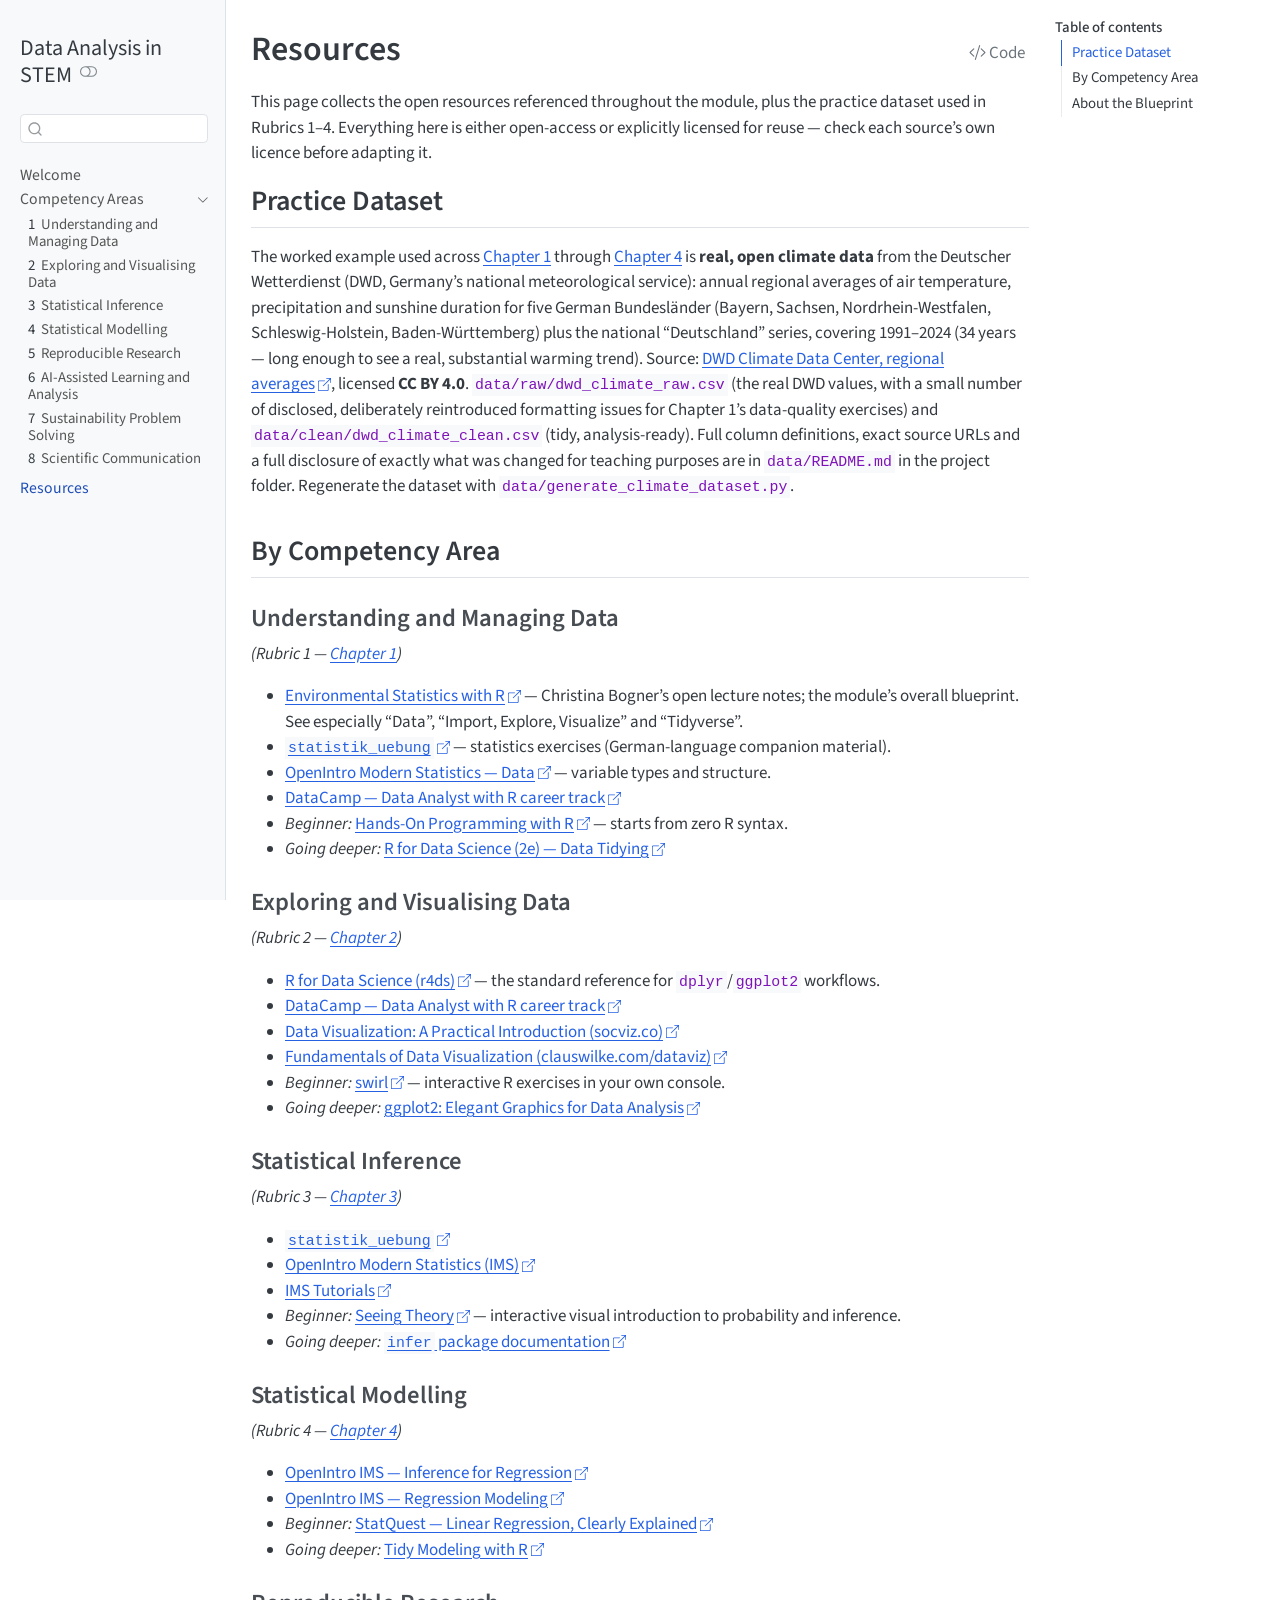
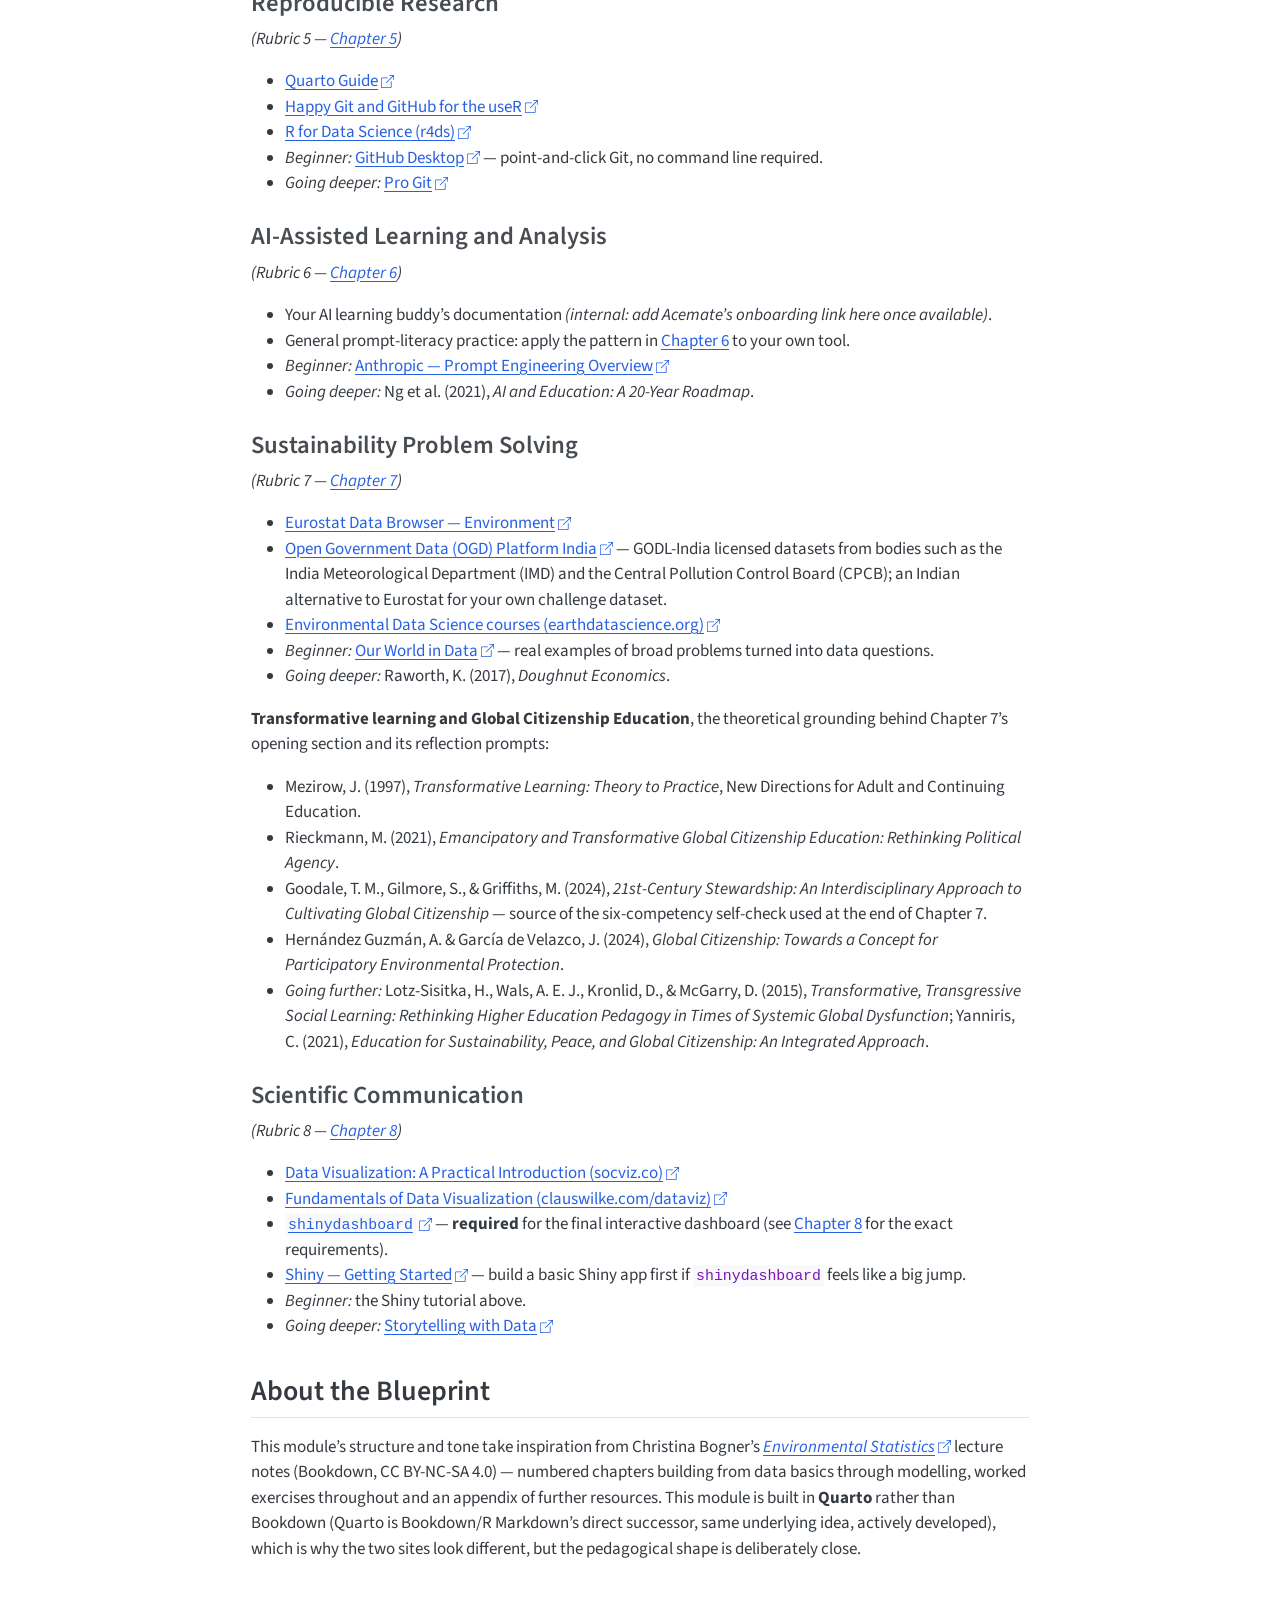
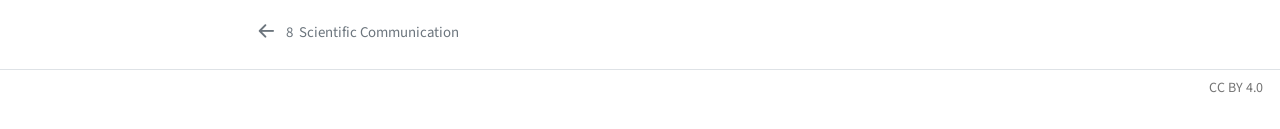
<file: docs/resources.html>
<!DOCTYPE html>
<html xmlns="http://www.w3.org/1999/xhtml" lang="en" xml:lang="en"><head>

<meta charset="utf-8">
<meta name="generator" content="quarto-1.6.42">

<meta name="viewport" content="width=device-width, initial-scale=1.0, user-scalable=yes">


<title>Resources – Data Analysis in STEM</title>
<style>
code{white-space: pre-wrap;}
span.smallcaps{font-variant: small-caps;}
div.columns{display: flex; gap: min(4vw, 1.5em);}
div.column{flex: auto; overflow-x: auto;}
div.hanging-indent{margin-left: 1.5em; text-indent: -1.5em;}
ul.task-list{list-style: none;}
ul.task-list li input[type="checkbox"] {
  width: 0.8em;
  margin: 0 0.8em 0.2em -1em; /* quarto-specific, see https://github.com/quarto-dev/quarto-cli/issues/4556 */ 
  vertical-align: middle;
}
/* CSS for syntax highlighting */
pre > code.sourceCode { white-space: pre; position: relative; }
pre > code.sourceCode > span { line-height: 1.25; }
pre > code.sourceCode > span:empty { height: 1.2em; }
.sourceCode { overflow: visible; }
code.sourceCode > span { color: inherit; text-decoration: inherit; }
div.sourceCode { margin: 1em 0; }
pre.sourceCode { margin: 0; }
@media screen {
div.sourceCode { overflow: auto; }
}
@media print {
pre > code.sourceCode { white-space: pre-wrap; }
pre > code.sourceCode > span { display: inline-block; text-indent: -5em; padding-left: 5em; }
}
pre.numberSource code
  { counter-reset: source-line 0; }
pre.numberSource code > span
  { position: relative; left: -4em; counter-increment: source-line; }
pre.numberSource code > span > a:first-child::before
  { content: counter(source-line);
    position: relative; left: -1em; text-align: right; vertical-align: baseline;
    border: none; display: inline-block;
    -webkit-touch-callout: none; -webkit-user-select: none;
    -khtml-user-select: none; -moz-user-select: none;
    -ms-user-select: none; user-select: none;
    padding: 0 4px; width: 4em;
  }
pre.numberSource { margin-left: 3em;  padding-left: 4px; }
div.sourceCode
  {   }
@media screen {
pre > code.sourceCode > span > a:first-child::before { text-decoration: underline; }
}
</style>


<script src="site_libs/quarto-nav/quarto-nav.js"></script>
<script src="site_libs/quarto-nav/headroom.min.js"></script>
<script src="site_libs/clipboard/clipboard.min.js"></script>
<script src="site_libs/quarto-search/autocomplete.umd.js"></script>
<script src="site_libs/quarto-search/fuse.min.js"></script>
<script src="site_libs/quarto-search/quarto-search.js"></script>
<meta name="quarto:offset" content="./">
<link href="./08-scientific-communication.html" rel="prev">
<script src="site_libs/quarto-html/quarto.js"></script>
<script src="site_libs/quarto-html/popper.min.js"></script>
<script src="site_libs/quarto-html/tippy.umd.min.js"></script>
<script src="site_libs/quarto-html/anchor.min.js"></script>
<link href="site_libs/quarto-html/tippy.css" rel="stylesheet">
<link href="site_libs/quarto-html/quarto-syntax-highlighting-2f5df379a58b258e96c21c0638c20c03.css" rel="stylesheet" class="quarto-color-scheme" id="quarto-text-highlighting-styles">
<link href="site_libs/quarto-html/quarto-syntax-highlighting-dark-b53751a350365c71b6c909e95f209ed1.css" rel="prefetch" class="quarto-color-scheme quarto-color-alternate" id="quarto-text-highlighting-styles">
<script src="site_libs/bootstrap/bootstrap.min.js"></script>
<link href="site_libs/bootstrap/bootstrap-icons.css" rel="stylesheet">
<link href="site_libs/bootstrap/bootstrap-08731ecd0d226a52c85d4cd3313dadfd.min.css" rel="stylesheet" append-hash="true" class="quarto-color-scheme" id="quarto-bootstrap" data-mode="light">
<link href="site_libs/bootstrap/bootstrap-dark-2213e3bfb2ceb1e73a7d7364ae98b957.min.css" rel="prefetch" append-hash="true" class="quarto-color-scheme quarto-color-alternate" id="quarto-bootstrap" data-mode="dark">
<script id="quarto-search-options" type="application/json">{
  "location": "sidebar",
  "copy-button": false,
  "collapse-after": 3,
  "panel-placement": "start",
  "type": "textbox",
  "limit": 50,
  "keyboard-shortcut": [
    "f",
    "/",
    "s"
  ],
  "show-item-context": false,
  "language": {
    "search-no-results-text": "No results",
    "search-matching-documents-text": "matching documents",
    "search-copy-link-title": "Copy link to search",
    "search-hide-matches-text": "Hide additional matches",
    "search-more-match-text": "more match in this document",
    "search-more-matches-text": "more matches in this document",
    "search-clear-button-title": "Clear",
    "search-text-placeholder": "",
    "search-detached-cancel-button-title": "Cancel",
    "search-submit-button-title": "Submit",
    "search-label": "Search"
  }
}</script>
<style>html{ scroll-behavior: smooth; }</style>


<link rel="stylesheet" href="styles.css">
</head>

<body class="nav-sidebar docked">

<div id="quarto-search-results"></div>
  <header id="quarto-header" class="headroom fixed-top">
  <nav class="quarto-secondary-nav">
    <div class="container-fluid d-flex">
      <button type="button" class="quarto-btn-toggle btn" data-bs-toggle="collapse" role="button" data-bs-target=".quarto-sidebar-collapse-item" aria-controls="quarto-sidebar" aria-expanded="false" aria-label="Toggle sidebar navigation" onclick="if (window.quartoToggleHeadroom) { window.quartoToggleHeadroom(); }">
        <i class="bi bi-layout-text-sidebar-reverse"></i>
      </button>
        <nav class="quarto-page-breadcrumbs" aria-label="breadcrumb"><ol class="breadcrumb"><li class="breadcrumb-item"><a href="./resources.html">Resources</a></li></ol></nav>
        <a class="flex-grow-1" role="navigation" data-bs-toggle="collapse" data-bs-target=".quarto-sidebar-collapse-item" aria-controls="quarto-sidebar" aria-expanded="false" aria-label="Toggle sidebar navigation" onclick="if (window.quartoToggleHeadroom) { window.quartoToggleHeadroom(); }">      
        </a>
      <button type="button" class="btn quarto-search-button" aria-label="Search" onclick="window.quartoOpenSearch();">
        <i class="bi bi-search"></i>
      </button>
    </div>
  </nav>
</header>
<!-- content -->
<div id="quarto-content" class="quarto-container page-columns page-rows-contents page-layout-article">
<!-- sidebar -->
  <nav id="quarto-sidebar" class="sidebar collapse collapse-horizontal quarto-sidebar-collapse-item sidebar-navigation docked overflow-auto">
    <div class="pt-lg-2 mt-2 text-left sidebar-header">
    <div class="sidebar-title mb-0 py-0">
      <a href="./">Data Analysis in STEM</a> 
        <div class="sidebar-tools-main">
  <a href="" class="quarto-color-scheme-toggle quarto-navigation-tool  px-1" onclick="window.quartoToggleColorScheme(); return false;" title="Toggle dark mode"><i class="bi"></i></a>
</div>
    </div>
      </div>
        <div class="mt-2 flex-shrink-0 align-items-center">
        <div class="sidebar-search">
        <div id="quarto-search" class="" title="Search"></div>
        </div>
        </div>
    <div class="sidebar-menu-container"> 
    <ul class="list-unstyled mt-1">
        <li class="sidebar-item">
  <div class="sidebar-item-container"> 
  <a href="./index.html" class="sidebar-item-text sidebar-link">
 <span class="menu-text">Welcome</span></a>
  </div>
</li>
        <li class="sidebar-item sidebar-item-section">
      <div class="sidebar-item-container"> 
            <a class="sidebar-item-text sidebar-link text-start" data-bs-toggle="collapse" data-bs-target="#quarto-sidebar-section-1" role="navigation" aria-expanded="true">
 <span class="menu-text">Competency Areas</span></a>
          <a class="sidebar-item-toggle text-start" data-bs-toggle="collapse" data-bs-target="#quarto-sidebar-section-1" role="navigation" aria-expanded="true" aria-label="Toggle section">
            <i class="bi bi-chevron-right ms-2"></i>
          </a> 
      </div>
      <ul id="quarto-sidebar-section-1" class="collapse list-unstyled sidebar-section depth1 show">  
          <li class="sidebar-item">
  <div class="sidebar-item-container"> 
  <a href="./01-understanding-data.html" class="sidebar-item-text sidebar-link">
 <span class="menu-text"><span class="chapter-number">1</span>&nbsp; <span class="chapter-title">Understanding and Managing Data</span></span></a>
  </div>
</li>
          <li class="sidebar-item">
  <div class="sidebar-item-container"> 
  <a href="./02-exploring-visualizing.html" class="sidebar-item-text sidebar-link">
 <span class="menu-text"><span class="chapter-number">2</span>&nbsp; <span class="chapter-title">Exploring and Visualising Data</span></span></a>
  </div>
</li>
          <li class="sidebar-item">
  <div class="sidebar-item-container"> 
  <a href="./03-statistical-inference.html" class="sidebar-item-text sidebar-link">
 <span class="menu-text"><span class="chapter-number">3</span>&nbsp; <span class="chapter-title">Statistical Inference</span></span></a>
  </div>
</li>
          <li class="sidebar-item">
  <div class="sidebar-item-container"> 
  <a href="./04-statistical-modelling.html" class="sidebar-item-text sidebar-link">
 <span class="menu-text"><span class="chapter-number">4</span>&nbsp; <span class="chapter-title">Statistical Modelling</span></span></a>
  </div>
</li>
          <li class="sidebar-item">
  <div class="sidebar-item-container"> 
  <a href="./05-reproducible-research.html" class="sidebar-item-text sidebar-link">
 <span class="menu-text"><span class="chapter-number">5</span>&nbsp; <span class="chapter-title">Reproducible Research</span></span></a>
  </div>
</li>
          <li class="sidebar-item">
  <div class="sidebar-item-container"> 
  <a href="./06-ai-assisted-learning.html" class="sidebar-item-text sidebar-link">
 <span class="menu-text"><span class="chapter-number">6</span>&nbsp; <span class="chapter-title">AI-Assisted Learning and Analysis</span></span></a>
  </div>
</li>
          <li class="sidebar-item">
  <div class="sidebar-item-container"> 
  <a href="./07-sustainability-problem-solving.html" class="sidebar-item-text sidebar-link">
 <span class="menu-text"><span class="chapter-number">7</span>&nbsp; <span class="chapter-title">Sustainability Problem Solving</span></span></a>
  </div>
</li>
          <li class="sidebar-item">
  <div class="sidebar-item-container"> 
  <a href="./08-scientific-communication.html" class="sidebar-item-text sidebar-link">
 <span class="menu-text"><span class="chapter-number">8</span>&nbsp; <span class="chapter-title">Scientific Communication</span></span></a>
  </div>
</li>
      </ul>
  </li>
        <li class="sidebar-item">
  <div class="sidebar-item-container"> 
  <a href="./resources.html" class="sidebar-item-text sidebar-link active">
 <span class="menu-text">Resources</span></a>
  </div>
</li>
    </ul>
    </div>
</nav>
<div id="quarto-sidebar-glass" class="quarto-sidebar-collapse-item" data-bs-toggle="collapse" data-bs-target=".quarto-sidebar-collapse-item"></div>
<!-- margin-sidebar -->
    <div id="quarto-margin-sidebar" class="sidebar margin-sidebar">
        <nav id="TOC" role="doc-toc" class="toc-active">
    <h2 id="toc-title">Table of contents</h2>
   
  <ul>
  <li><a href="#practice-dataset" id="toc-practice-dataset" class="nav-link active" data-scroll-target="#practice-dataset">Practice Dataset</a></li>
  <li><a href="#by-competency-area" id="toc-by-competency-area" class="nav-link" data-scroll-target="#by-competency-area">By Competency Area</a>
  <ul class="collapse">
  <li><a href="#understanding-and-managing-data" id="toc-understanding-and-managing-data" class="nav-link" data-scroll-target="#understanding-and-managing-data">Understanding and Managing Data</a></li>
  <li><a href="#exploring-and-visualising-data" id="toc-exploring-and-visualising-data" class="nav-link" data-scroll-target="#exploring-and-visualising-data">Exploring and Visualising Data</a></li>
  <li><a href="#statistical-inference" id="toc-statistical-inference" class="nav-link" data-scroll-target="#statistical-inference">Statistical Inference</a></li>
  <li><a href="#statistical-modelling" id="toc-statistical-modelling" class="nav-link" data-scroll-target="#statistical-modelling">Statistical Modelling</a></li>
  <li><a href="#reproducible-research" id="toc-reproducible-research" class="nav-link" data-scroll-target="#reproducible-research">Reproducible Research</a></li>
  <li><a href="#ai-assisted-learning-and-analysis" id="toc-ai-assisted-learning-and-analysis" class="nav-link" data-scroll-target="#ai-assisted-learning-and-analysis">AI-Assisted Learning and Analysis</a></li>
  <li><a href="#sustainability-problem-solving" id="toc-sustainability-problem-solving" class="nav-link" data-scroll-target="#sustainability-problem-solving">Sustainability Problem Solving</a></li>
  <li><a href="#scientific-communication" id="toc-scientific-communication" class="nav-link" data-scroll-target="#scientific-communication">Scientific Communication</a></li>
  </ul></li>
  <li><a href="#about-the-blueprint" id="toc-about-the-blueprint" class="nav-link" data-scroll-target="#about-the-blueprint">About the Blueprint</a></li>
  </ul>
</nav>
    </div>
<!-- main -->
<main class="content" id="quarto-document-content">

<header id="title-block-header" class="quarto-title-block default">
<div class="quarto-title">
<div class="quarto-title-block"><div><h1 class="title"><span id="sec-resources" class="quarto-section-identifier">Resources</span></h1><button type="button" class="btn code-tools-button" id="quarto-code-tools-source"><i class="bi"></i> Code</button></div></div>
</div>



<div class="quarto-title-meta">

    
  
    
  </div>
  


</header>


<p>This page collects the open resources referenced throughout the module, plus the practice dataset used in Rubrics 1–4. Everything here is either open-access or explicitly licensed for reuse — check each source’s own licence before adapting it.</p>
<section id="practice-dataset" class="level2">
<h2 class="anchored" data-anchor-id="practice-dataset">Practice Dataset</h2>
<p>The worked example used across <a href="./01-understanding-data.html">Chapter 1</a> through <a href="./04-statistical-modelling.html">Chapter 4</a> is <strong>real, open climate data</strong> from the Deutscher Wetterdienst (DWD, Germany’s national meteorological service): annual regional averages of air temperature, precipitation and sunshine duration for five German Bundesländer (Bayern, Sachsen, Nordrhein-Westfalen, Schleswig-Holstein, Baden-Württemberg) plus the national “Deutschland” series, covering 1991–2024 (34 years — long enough to see a real, substantial warming trend). Source: <a href="https://opendata.dwd.de/climate_environment/CDC/regional_averages_DE/annual/">DWD Climate Data Center, regional averages</a>, licensed <strong>CC BY 4.0</strong>. <code>data/raw/dwd_climate_raw.csv</code> (the real DWD values, with a small number of disclosed, deliberately reintroduced formatting issues for Chapter 1’s data-quality exercises) and <code>data/clean/dwd_climate_clean.csv</code> (tidy, analysis-ready). Full column definitions, exact source URLs and a full disclosure of exactly what was changed for teaching purposes are in <code>data/README.md</code> in the project folder. Regenerate the dataset with <code>data/generate_climate_dataset.py</code>.</p>
</section>
<section id="by-competency-area" class="level2">
<h2 class="anchored" data-anchor-id="by-competency-area">By Competency Area</h2>
<section id="understanding-and-managing-data" class="level3">
<h3 class="anchored" data-anchor-id="understanding-and-managing-data">Understanding and Managing Data</h3>
<p><em>(Rubric 1 — <a href="./01-understanding-data.html">Chapter 1</a>)</em></p>
<ul>
<li><a href="https://chrisbogner.github.io/environmental_stat/">Environmental Statistics with R</a> — Christina Bogner’s open lecture notes; the module’s overall blueprint. See especially “Data”, “Import, Explore, Visualize” and “Tidyverse”.</li>
<li><a href="https://chrisbogner.github.io/statistik_uebung/"><code>statistik_uebung</code></a> — statistics exercises (German-language companion material).</li>
<li><a href="https://openintro-ims.netlify.app/data-hello#sec-variable-types">OpenIntro Modern Statistics — Data</a> — variable types and structure.</li>
<li><a href="https://app.datacamp.com/learn/career-tracks/data-analyst-with-r">DataCamp — Data Analyst with R career track</a></li>
<li><em>Beginner:</em> <a href="https://rstudio-education.github.io/hopr/">Hands-On Programming with R</a> — starts from zero R syntax.</li>
<li><em>Going deeper:</em> <a href="https://r4ds.hadley.nz/data-tidy">R for Data Science (2e) — Data Tidying</a></li>
</ul>
</section>
<section id="exploring-and-visualising-data" class="level3">
<h3 class="anchored" data-anchor-id="exploring-and-visualising-data">Exploring and Visualising Data</h3>
<p><em>(Rubric 2 — <a href="./02-exploring-visualizing.html">Chapter 2</a>)</em></p>
<ul>
<li><a href="https://r4ds.hadley.nz/">R for Data Science (r4ds)</a> — the standard reference for <code>dplyr</code>/<code>ggplot2</code> workflows.</li>
<li><a href="https://app.datacamp.com/learn/career-tracks/data-analyst-with-r">DataCamp — Data Analyst with R career track</a></li>
<li><a href="https://socviz.co/">Data Visualization: A Practical Introduction (socviz.co)</a></li>
<li><a href="https://clauswilke.com/dataviz/">Fundamentals of Data Visualization (clauswilke.com/dataviz)</a></li>
<li><em>Beginner:</em> <a href="https://swirlstats.com/students.html">swirl</a> — interactive R exercises in your own console.</li>
<li><em>Going deeper:</em> <a href="https://ggplot2-book.org/">ggplot2: Elegant Graphics for Data Analysis</a></li>
</ul>
</section>
<section id="statistical-inference" class="level3">
<h3 class="anchored" data-anchor-id="statistical-inference">Statistical Inference</h3>
<p><em>(Rubric 3 — <a href="./03-statistical-inference.html">Chapter 3</a>)</em></p>
<ul>
<li><a href="https://chrisbogner.github.io/statistik_uebung/"><code>statistik_uebung</code></a></li>
<li><a href="https://openintro-ims.netlify.app/index.html">OpenIntro Modern Statistics (IMS)</a></li>
<li><a href="https://openintrostat.github.io/ims-tutorials/">IMS Tutorials</a></li>
<li><em>Beginner:</em> <a href="https://seeing-theory.brown.edu/">Seeing Theory</a> — interactive visual introduction to probability and inference.</li>
<li><em>Going deeper:</em> <a href="https://infer.tidymodels.org/"><code>infer</code> package documentation</a></li>
</ul>
</section>
<section id="statistical-modelling" class="level3">
<h3 class="anchored" data-anchor-id="statistical-modelling">Statistical Modelling</h3>
<p><em>(Rubric 4 — <a href="./04-statistical-modelling.html">Chapter 4</a>)</em></p>
<ul>
<li><a href="https://openintro-ims.netlify.app/inf-model-slr">OpenIntro IMS — Inference for Regression</a></li>
<li><a href="https://openintro-ims.netlify.app/regression-modeling">OpenIntro IMS — Regression Modeling</a></li>
<li><em>Beginner:</em> <a href="https://www.youtube.com/watch?v=nk2CQITm_eo">StatQuest — Linear Regression, Clearly Explained</a></li>
<li><em>Going deeper:</em> <a href="https://www.tmwr.org/">Tidy Modeling with R</a></li>
</ul>
</section>
<section id="reproducible-research" class="level3">
<h3 class="anchored" data-anchor-id="reproducible-research">Reproducible Research</h3>
<p><em>(Rubric 5 — <a href="./05-reproducible-research.html">Chapter 5</a>)</em></p>
<ul>
<li><a href="https://quarto.org/docs/guide/">Quarto Guide</a></li>
<li><a href="https://happygitwithr.com/">Happy Git and GitHub for the useR</a></li>
<li><a href="https://r4ds.hadley.nz/">R for Data Science (r4ds)</a></li>
<li><em>Beginner:</em> <a href="https://desktop.github.com/">GitHub Desktop</a> — point-and-click Git, no command line required.</li>
<li><em>Going deeper:</em> <a href="https://git-scm.com/book/en/v2">Pro Git</a></li>
</ul>
</section>
<section id="ai-assisted-learning-and-analysis" class="level3">
<h3 class="anchored" data-anchor-id="ai-assisted-learning-and-analysis">AI-Assisted Learning and Analysis</h3>
<p><em>(Rubric 6 — <a href="./06-ai-assisted-learning.html">Chapter 6</a>)</em></p>
<ul>
<li>Your AI learning buddy’s documentation <em>(internal: add Acemate’s onboarding link here once available)</em>.</li>
<li>General prompt-literacy practice: apply the pattern in <a href="./06-ai-assisted-learning.html#prompt-literacy">Chapter 6</a> to your own tool.</li>
<li><em>Beginner:</em> <a href="https://docs.claude.com/en/docs/build-with-claude/prompt-engineering/overview">Anthropic — Prompt Engineering Overview</a></li>
<li><em>Going deeper:</em> Ng et al.&nbsp;(2021), <em>AI and Education: A 20-Year Roadmap</em>.</li>
</ul>
</section>
<section id="sustainability-problem-solving" class="level3">
<h3 class="anchored" data-anchor-id="sustainability-problem-solving">Sustainability Problem Solving</h3>
<p><em>(Rubric 7 — <a href="./07-sustainability-problem-solving.html">Chapter 7</a>)</em></p>
<ul>
<li><a href="https://ec.europa.eu/eurostat/databrowser/explore/all/envir?sort=category&amp;lang=en&amp;display=list">Eurostat Data Browser — Environment</a></li>
<li><a href="https://www.data.gov.in/">Open Government Data (OGD) Platform India</a> — GODL-India licensed datasets from bodies such as the India Meteorological Department (IMD) and the Central Pollution Control Board (CPCB); an Indian alternative to Eurostat for your own challenge dataset.</li>
<li><a href="https://earthdatascience.org/courses/">Environmental Data Science courses (earthdatascience.org)</a></li>
<li><em>Beginner:</em> <a href="https://ourworldindata.org/">Our World in Data</a> — real examples of broad problems turned into data questions.</li>
<li><em>Going deeper:</em> Raworth, K. (2017), <em>Doughnut Economics</em>.</li>
</ul>
<p><strong>Transformative learning and Global Citizenship Education</strong>, the theoretical grounding behind Chapter 7’s opening section and its reflection prompts:</p>
<ul>
<li>Mezirow, J. (1997), <em>Transformative Learning: Theory to Practice</em>, New Directions for Adult and Continuing Education.</li>
<li>Rieckmann, M. (2021), <em>Emancipatory and Transformative Global Citizenship Education: Rethinking Political Agency</em>.</li>
<li>Goodale, T. M., Gilmore, S., &amp; Griffiths, M. (2024), <em>21st-Century Stewardship: An Interdisciplinary Approach to Cultivating Global Citizenship</em> — source of the six-competency self-check used at the end of Chapter 7.</li>
<li>Hernández Guzmán, A. &amp; García de Velazco, J. (2024), <em>Global Citizenship: Towards a Concept for Participatory Environmental Protection</em>.</li>
<li><em>Going further:</em> Lotz-Sisitka, H., Wals, A. E. J., Kronlid, D., &amp; McGarry, D. (2015), <em>Transformative, Transgressive Social Learning: Rethinking Higher Education Pedagogy in Times of Systemic Global Dysfunction</em>; Yanniris, C. (2021), <em>Education for Sustainability, Peace, and Global Citizenship: An Integrated Approach</em>.</li>
</ul>
</section>
<section id="scientific-communication" class="level3">
<h3 class="anchored" data-anchor-id="scientific-communication">Scientific Communication</h3>
<p><em>(Rubric 8 — <a href="./08-scientific-communication.html">Chapter 8</a>)</em></p>
<ul>
<li><a href="https://socviz.co/">Data Visualization: A Practical Introduction (socviz.co)</a></li>
<li><a href="https://clauswilke.com/dataviz/">Fundamentals of Data Visualization (clauswilke.com/dataviz)</a></li>
<li><a href="https://rstudio.github.io/shinydashboard/"><code>shinydashboard</code></a> — <strong>required</strong> for the final interactive dashboard (see <a href="./08-scientific-communication.html#building-the-interactive-dashboard">Chapter 8</a> for the exact requirements).</li>
<li><a href="https://shiny.posit.co/r/getting-started/">Shiny — Getting Started</a> — build a basic Shiny app first if <code>shinydashboard</code> feels like a big jump.</li>
<li><em>Beginner:</em> the Shiny tutorial above.</li>
<li><em>Going deeper:</em> <a href="https://www.storytellingwithdata.com/books">Storytelling with Data</a></li>
</ul>
</section>
</section>
<section id="about-the-blueprint" class="level2">
<h2 class="anchored" data-anchor-id="about-the-blueprint">About the Blueprint</h2>
<p>This module’s structure and tone take inspiration from Christina Bogner’s <a href="https://chrisbogner.github.io/environmental_stat/"><em>Environmental Statistics</em></a> lecture notes (Bookdown, CC BY-NC-SA 4.0) — numbered chapters building from data basics through modelling, worked exercises throughout and an appendix of further resources. This module is built in <strong>Quarto</strong> rather than Bookdown (Quarto is Bookdown/R Markdown’s direct successor, same underlying idea, actively developed), which is why the two sites look different, but the pedagogical shape is deliberately close.</p>


<!-- -->

</section>

</main> <!-- /main -->
<script id="quarto-html-after-body" type="application/javascript">
window.document.addEventListener("DOMContentLoaded", function (event) {
  const toggleBodyColorMode = (bsSheetEl) => {
    const mode = bsSheetEl.getAttribute("data-mode");
    const bodyEl = window.document.querySelector("body");
    if (mode === "dark") {
      bodyEl.classList.add("quarto-dark");
      bodyEl.classList.remove("quarto-light");
    } else {
      bodyEl.classList.add("quarto-light");
      bodyEl.classList.remove("quarto-dark");
    }
  }
  const toggleBodyColorPrimary = () => {
    const bsSheetEl = window.document.querySelector("link#quarto-bootstrap");
    if (bsSheetEl) {
      toggleBodyColorMode(bsSheetEl);
    }
  }
  toggleBodyColorPrimary();  
  const disableStylesheet = (stylesheets) => {
    for (let i=0; i < stylesheets.length; i++) {
      const stylesheet = stylesheets[i];
      stylesheet.rel = 'prefetch';
    }
  }
  const enableStylesheet = (stylesheets) => {
    for (let i=0; i < stylesheets.length; i++) {
      const stylesheet = stylesheets[i];
      stylesheet.rel = 'stylesheet';
    }
  }
  const manageTransitions = (selector, allowTransitions) => {
    const els = window.document.querySelectorAll(selector);
    for (let i=0; i < els.length; i++) {
      const el = els[i];
      if (allowTransitions) {
        el.classList.remove('notransition');
      } else {
        el.classList.add('notransition');
      }
    }
  }
  const toggleGiscusIfUsed = (isAlternate, darkModeDefault) => {
    const baseTheme = document.querySelector('#giscus-base-theme')?.value ?? 'light';
    const alternateTheme = document.querySelector('#giscus-alt-theme')?.value ?? 'dark';
    let newTheme = '';
    if(darkModeDefault) {
      newTheme = isAlternate ? baseTheme : alternateTheme;
    } else {
      newTheme = isAlternate ? alternateTheme : baseTheme;
    }
    const changeGiscusTheme = () => {
      // From: https://github.com/giscus/giscus/issues/336
      const sendMessage = (message) => {
        const iframe = document.querySelector('iframe.giscus-frame');
        if (!iframe) return;
        iframe.contentWindow.postMessage({ giscus: message }, 'https://giscus.app');
      }
      sendMessage({
        setConfig: {
          theme: newTheme
        }
      });
    }
    const isGiscussLoaded = window.document.querySelector('iframe.giscus-frame') !== null;
    if (isGiscussLoaded) {
      changeGiscusTheme();
    }
  }
  const toggleColorMode = (alternate) => {
    // Switch the stylesheets
    const alternateStylesheets = window.document.querySelectorAll('link.quarto-color-scheme.quarto-color-alternate');
    manageTransitions('#quarto-margin-sidebar .nav-link', false);
    if (alternate) {
      enableStylesheet(alternateStylesheets);
      for (const sheetNode of alternateStylesheets) {
        if (sheetNode.id === "quarto-bootstrap") {
          toggleBodyColorMode(sheetNode);
        }
      }
    } else {
      disableStylesheet(alternateStylesheets);
      toggleBodyColorPrimary();
    }
    manageTransitions('#quarto-margin-sidebar .nav-link', true);
    // Switch the toggles
    const toggles = window.document.querySelectorAll('.quarto-color-scheme-toggle');
    for (let i=0; i < toggles.length; i++) {
      const toggle = toggles[i];
      if (toggle) {
        if (alternate) {
          toggle.classList.add("alternate");     
        } else {
          toggle.classList.remove("alternate");
        }
      }
    }
    // Hack to workaround the fact that safari doesn't
    // properly recolor the scrollbar when toggling (#1455)
    if (navigator.userAgent.indexOf('Safari') > 0 && navigator.userAgent.indexOf('Chrome') == -1) {
      manageTransitions("body", false);
      window.scrollTo(0, 1);
      setTimeout(() => {
        window.scrollTo(0, 0);
        manageTransitions("body", true);
      }, 40);  
    }
  }
  const isFileUrl = () => { 
    return window.location.protocol === 'file:';
  }
  const hasAlternateSentinel = () => {  
    let styleSentinel = getColorSchemeSentinel();
    if (styleSentinel !== null) {
      return styleSentinel === "alternate";
    } else {
      return false;
    }
  }
  const setStyleSentinel = (alternate) => {
    const value = alternate ? "alternate" : "default";
    if (!isFileUrl()) {
      window.localStorage.setItem("quarto-color-scheme", value);
    } else {
      localAlternateSentinel = value;
    }
  }
  const getColorSchemeSentinel = () => {
    if (!isFileUrl()) {
      const storageValue = window.localStorage.getItem("quarto-color-scheme");
      return storageValue != null ? storageValue : localAlternateSentinel;
    } else {
      return localAlternateSentinel;
    }
  }
  const darkModeDefault = false;
  let localAlternateSentinel = darkModeDefault ? 'alternate' : 'default';
  // Dark / light mode switch
  window.quartoToggleColorScheme = () => {
    // Read the current dark / light value 
    let toAlternate = !hasAlternateSentinel();
    toggleColorMode(toAlternate);
    setStyleSentinel(toAlternate);
    toggleGiscusIfUsed(toAlternate, darkModeDefault);
  };
  // Ensure there is a toggle, if there isn't float one in the top right
  if (window.document.querySelector('.quarto-color-scheme-toggle') === null) {
    const a = window.document.createElement('a');
    a.classList.add('top-right');
    a.classList.add('quarto-color-scheme-toggle');
    a.href = "";
    a.onclick = function() { try { window.quartoToggleColorScheme(); } catch {} return false; };
    const i = window.document.createElement("i");
    i.classList.add('bi');
    a.appendChild(i);
    window.document.body.appendChild(a);
  }
  // Switch to dark mode if need be
  if (hasAlternateSentinel()) {
    toggleColorMode(true);
  } else {
    toggleColorMode(false);
  }
  const icon = "";
  const anchorJS = new window.AnchorJS();
  anchorJS.options = {
    placement: 'right',
    icon: icon
  };
  anchorJS.add('.anchored');
  const isCodeAnnotation = (el) => {
    for (const clz of el.classList) {
      if (clz.startsWith('code-annotation-')) {                     
        return true;
      }
    }
    return false;
  }
  const onCopySuccess = function(e) {
    // button target
    const button = e.trigger;
    // don't keep focus
    button.blur();
    // flash "checked"
    button.classList.add('code-copy-button-checked');
    var currentTitle = button.getAttribute("title");
    button.setAttribute("title", "Copied!");
    let tooltip;
    if (window.bootstrap) {
      button.setAttribute("data-bs-toggle", "tooltip");
      button.setAttribute("data-bs-placement", "left");
      button.setAttribute("data-bs-title", "Copied!");
      tooltip = new bootstrap.Tooltip(button, 
        { trigger: "manual", 
          customClass: "code-copy-button-tooltip",
          offset: [0, -8]});
      tooltip.show();    
    }
    setTimeout(function() {
      if (tooltip) {
        tooltip.hide();
        button.removeAttribute("data-bs-title");
        button.removeAttribute("data-bs-toggle");
        button.removeAttribute("data-bs-placement");
      }
      button.setAttribute("title", currentTitle);
      button.classList.remove('code-copy-button-checked');
    }, 1000);
    // clear code selection
    e.clearSelection();
  }
  const getTextToCopy = function(trigger) {
      const codeEl = trigger.previousElementSibling.cloneNode(true);
      for (const childEl of codeEl.children) {
        if (isCodeAnnotation(childEl)) {
          childEl.remove();
        }
      }
      return codeEl.innerText;
  }
  const clipboard = new window.ClipboardJS('.code-copy-button:not([data-in-quarto-modal])', {
    text: getTextToCopy
  });
  clipboard.on('success', onCopySuccess);
  if (window.document.getElementById('quarto-embedded-source-code-modal')) {
    const clipboardModal = new window.ClipboardJS('.code-copy-button[data-in-quarto-modal]', {
      text: getTextToCopy,
      container: window.document.getElementById('quarto-embedded-source-code-modal')
    });
    clipboardModal.on('success', onCopySuccess);
  }
  const viewSource = window.document.getElementById('quarto-view-source') ||
                     window.document.getElementById('quarto-code-tools-source');
  if (viewSource) {
    const sourceUrl = viewSource.getAttribute("data-quarto-source-url");
    viewSource.addEventListener("click", function(e) {
      if (sourceUrl) {
        // rstudio viewer pane
        if (/\bcapabilities=\b/.test(window.location)) {
          window.open(sourceUrl);
        } else {
          window.location.href = sourceUrl;
        }
      } else {
        const modal = new bootstrap.Modal(document.getElementById('quarto-embedded-source-code-modal'));
        modal.show();
      }
      return false;
    });
  }
  function toggleCodeHandler(show) {
    return function(e) {
      const detailsSrc = window.document.querySelectorAll(".cell > details > .sourceCode");
      for (let i=0; i<detailsSrc.length; i++) {
        const details = detailsSrc[i].parentElement;
        if (show) {
          details.open = true;
        } else {
          details.removeAttribute("open");
        }
      }
      const cellCodeDivs = window.document.querySelectorAll(".cell > .sourceCode");
      const fromCls = show ? "hidden" : "unhidden";
      const toCls = show ? "unhidden" : "hidden";
      for (let i=0; i<cellCodeDivs.length; i++) {
        const codeDiv = cellCodeDivs[i];
        if (codeDiv.classList.contains(fromCls)) {
          codeDiv.classList.remove(fromCls);
          codeDiv.classList.add(toCls);
        } 
      }
      return false;
    }
  }
  const hideAllCode = window.document.getElementById("quarto-hide-all-code");
  if (hideAllCode) {
    hideAllCode.addEventListener("click", toggleCodeHandler(false));
  }
  const showAllCode = window.document.getElementById("quarto-show-all-code");
  if (showAllCode) {
    showAllCode.addEventListener("click", toggleCodeHandler(true));
  }
    var localhostRegex = new RegExp(/^(?:http|https):\/\/localhost\:?[0-9]*\//);
    var mailtoRegex = new RegExp(/^mailto:/);
      var filterRegex = new RegExp('/' + window.location.host + '/');
    var isInternal = (href) => {
        return filterRegex.test(href) || localhostRegex.test(href) || mailtoRegex.test(href);
    }
    // Inspect non-navigation links and adorn them if external
 	var links = window.document.querySelectorAll('a[href]:not(.nav-link):not(.navbar-brand):not(.toc-action):not(.sidebar-link):not(.sidebar-item-toggle):not(.pagination-link):not(.no-external):not([aria-hidden]):not(.dropdown-item):not(.quarto-navigation-tool):not(.about-link)');
    for (var i=0; i<links.length; i++) {
      const link = links[i];
      if (!isInternal(link.href)) {
        // undo the damage that might have been done by quarto-nav.js in the case of
        // links that we want to consider external
        if (link.dataset.originalHref !== undefined) {
          link.href = link.dataset.originalHref;
        }
          // target, if specified
          link.setAttribute("target", "_blank");
          if (link.getAttribute("rel") === null) {
            link.setAttribute("rel", "noopener");
          }
          // default icon
          link.classList.add("external");
      }
    }
  function tippyHover(el, contentFn, onTriggerFn, onUntriggerFn) {
    const config = {
      allowHTML: true,
      maxWidth: 500,
      delay: 100,
      arrow: false,
      appendTo: function(el) {
          return el.parentElement;
      },
      interactive: true,
      interactiveBorder: 10,
      theme: 'quarto',
      placement: 'bottom-start',
    };
    if (contentFn) {
      config.content = contentFn;
    }
    if (onTriggerFn) {
      config.onTrigger = onTriggerFn;
    }
    if (onUntriggerFn) {
      config.onUntrigger = onUntriggerFn;
    }
    window.tippy(el, config); 
  }
  const noterefs = window.document.querySelectorAll('a[role="doc-noteref"]');
  for (var i=0; i<noterefs.length; i++) {
    const ref = noterefs[i];
    tippyHover(ref, function() {
      // use id or data attribute instead here
      let href = ref.getAttribute('data-footnote-href') || ref.getAttribute('href');
      try { href = new URL(href).hash; } catch {}
      const id = href.replace(/^#\/?/, "");
      const note = window.document.getElementById(id);
      if (note) {
        return note.innerHTML;
      } else {
        return "";
      }
    });
  }
  const xrefs = window.document.querySelectorAll('a.quarto-xref');
  const processXRef = (id, note) => {
    // Strip column container classes
    const stripColumnClz = (el) => {
      el.classList.remove("page-full", "page-columns");
      if (el.children) {
        for (const child of el.children) {
          stripColumnClz(child);
        }
      }
    }
    stripColumnClz(note)
    if (id === null || id.startsWith('sec-')) {
      // Special case sections, only their first couple elements
      const container = document.createElement("div");
      if (note.children && note.children.length > 2) {
        container.appendChild(note.children[0].cloneNode(true));
        for (let i = 1; i < note.children.length; i++) {
          const child = note.children[i];
          if (child.tagName === "P" && child.innerText === "") {
            continue;
          } else {
            container.appendChild(child.cloneNode(true));
            break;
          }
        }
        if (window.Quarto?.typesetMath) {
          window.Quarto.typesetMath(container);
        }
        return container.innerHTML
      } else {
        if (window.Quarto?.typesetMath) {
          window.Quarto.typesetMath(note);
        }
        return note.innerHTML;
      }
    } else {
      // Remove any anchor links if they are present
      const anchorLink = note.querySelector('a.anchorjs-link');
      if (anchorLink) {
        anchorLink.remove();
      }
      if (window.Quarto?.typesetMath) {
        window.Quarto.typesetMath(note);
      }
      if (note.classList.contains("callout")) {
        return note.outerHTML;
      } else {
        return note.innerHTML;
      }
    }
  }
  for (var i=0; i<xrefs.length; i++) {
    const xref = xrefs[i];
    tippyHover(xref, undefined, function(instance) {
      instance.disable();
      let url = xref.getAttribute('href');
      let hash = undefined; 
      if (url.startsWith('#')) {
        hash = url;
      } else {
        try { hash = new URL(url).hash; } catch {}
      }
      if (hash) {
        const id = hash.replace(/^#\/?/, "");
        const note = window.document.getElementById(id);
        if (note !== null) {
          try {
            const html = processXRef(id, note.cloneNode(true));
            instance.setContent(html);
          } finally {
            instance.enable();
            instance.show();
          }
        } else {
          // See if we can fetch this
          fetch(url.split('#')[0])
          .then(res => res.text())
          .then(html => {
            const parser = new DOMParser();
            const htmlDoc = parser.parseFromString(html, "text/html");
            const note = htmlDoc.getElementById(id);
            if (note !== null) {
              const html = processXRef(id, note);
              instance.setContent(html);
            } 
          }).finally(() => {
            instance.enable();
            instance.show();
          });
        }
      } else {
        // See if we can fetch a full url (with no hash to target)
        // This is a special case and we should probably do some content thinning / targeting
        fetch(url)
        .then(res => res.text())
        .then(html => {
          const parser = new DOMParser();
          const htmlDoc = parser.parseFromString(html, "text/html");
          const note = htmlDoc.querySelector('main.content');
          if (note !== null) {
            // This should only happen for chapter cross references
            // (since there is no id in the URL)
            // remove the first header
            if (note.children.length > 0 && note.children[0].tagName === "HEADER") {
              note.children[0].remove();
            }
            const html = processXRef(null, note);
            instance.setContent(html);
          } 
        }).finally(() => {
          instance.enable();
          instance.show();
        });
      }
    }, function(instance) {
    });
  }
      let selectedAnnoteEl;
      const selectorForAnnotation = ( cell, annotation) => {
        let cellAttr = 'data-code-cell="' + cell + '"';
        let lineAttr = 'data-code-annotation="' +  annotation + '"';
        const selector = 'span[' + cellAttr + '][' + lineAttr + ']';
        return selector;
      }
      const selectCodeLines = (annoteEl) => {
        const doc = window.document;
        const targetCell = annoteEl.getAttribute("data-target-cell");
        const targetAnnotation = annoteEl.getAttribute("data-target-annotation");
        const annoteSpan = window.document.querySelector(selectorForAnnotation(targetCell, targetAnnotation));
        const lines = annoteSpan.getAttribute("data-code-lines").split(",");
        const lineIds = lines.map((line) => {
          return targetCell + "-" + line;
        })
        let top = null;
        let height = null;
        let parent = null;
        if (lineIds.length > 0) {
            //compute the position of the single el (top and bottom and make a div)
            const el = window.document.getElementById(lineIds[0]);
            top = el.offsetTop;
            height = el.offsetHeight;
            parent = el.parentElement.parentElement;
          if (lineIds.length > 1) {
            const lastEl = window.document.getElementById(lineIds[lineIds.length - 1]);
            const bottom = lastEl.offsetTop + lastEl.offsetHeight;
            height = bottom - top;
          }
          if (top !== null && height !== null && parent !== null) {
            // cook up a div (if necessary) and position it 
            let div = window.document.getElementById("code-annotation-line-highlight");
            if (div === null) {
              div = window.document.createElement("div");
              div.setAttribute("id", "code-annotation-line-highlight");
              div.style.position = 'absolute';
              parent.appendChild(div);
            }
            div.style.top = top - 2 + "px";
            div.style.height = height + 4 + "px";
            div.style.left = 0;
            let gutterDiv = window.document.getElementById("code-annotation-line-highlight-gutter");
            if (gutterDiv === null) {
              gutterDiv = window.document.createElement("div");
              gutterDiv.setAttribute("id", "code-annotation-line-highlight-gutter");
              gutterDiv.style.position = 'absolute';
              const codeCell = window.document.getElementById(targetCell);
              const gutter = codeCell.querySelector('.code-annotation-gutter');
              gutter.appendChild(gutterDiv);
            }
            gutterDiv.style.top = top - 2 + "px";
            gutterDiv.style.height = height + 4 + "px";
          }
          selectedAnnoteEl = annoteEl;
        }
      };
      const unselectCodeLines = () => {
        const elementsIds = ["code-annotation-line-highlight", "code-annotation-line-highlight-gutter"];
        elementsIds.forEach((elId) => {
          const div = window.document.getElementById(elId);
          if (div) {
            div.remove();
          }
        });
        selectedAnnoteEl = undefined;
      };
        // Handle positioning of the toggle
    window.addEventListener(
      "resize",
      throttle(() => {
        elRect = undefined;
        if (selectedAnnoteEl) {
          selectCodeLines(selectedAnnoteEl);
        }
      }, 10)
    );
    function throttle(fn, ms) {
    let throttle = false;
    let timer;
      return (...args) => {
        if(!throttle) { // first call gets through
            fn.apply(this, args);
            throttle = true;
        } else { // all the others get throttled
            if(timer) clearTimeout(timer); // cancel #2
            timer = setTimeout(() => {
              fn.apply(this, args);
              timer = throttle = false;
            }, ms);
        }
      };
    }
      // Attach click handler to the DT
      const annoteDls = window.document.querySelectorAll('dt[data-target-cell]');
      for (const annoteDlNode of annoteDls) {
        annoteDlNode.addEventListener('click', (event) => {
          const clickedEl = event.target;
          if (clickedEl !== selectedAnnoteEl) {
            unselectCodeLines();
            const activeEl = window.document.querySelector('dt[data-target-cell].code-annotation-active');
            if (activeEl) {
              activeEl.classList.remove('code-annotation-active');
            }
            selectCodeLines(clickedEl);
            clickedEl.classList.add('code-annotation-active');
          } else {
            // Unselect the line
            unselectCodeLines();
            clickedEl.classList.remove('code-annotation-active');
          }
        });
      }
  const findCites = (el) => {
    const parentEl = el.parentElement;
    if (parentEl) {
      const cites = parentEl.dataset.cites;
      if (cites) {
        return {
          el,
          cites: cites.split(' ')
        };
      } else {
        return findCites(el.parentElement)
      }
    } else {
      return undefined;
    }
  };
  var bibliorefs = window.document.querySelectorAll('a[role="doc-biblioref"]');
  for (var i=0; i<bibliorefs.length; i++) {
    const ref = bibliorefs[i];
    const citeInfo = findCites(ref);
    if (citeInfo) {
      tippyHover(citeInfo.el, function() {
        var popup = window.document.createElement('div');
        citeInfo.cites.forEach(function(cite) {
          var citeDiv = window.document.createElement('div');
          citeDiv.classList.add('hanging-indent');
          citeDiv.classList.add('csl-entry');
          var biblioDiv = window.document.getElementById('ref-' + cite);
          if (biblioDiv) {
            citeDiv.innerHTML = biblioDiv.innerHTML;
          }
          popup.appendChild(citeDiv);
        });
        return popup.innerHTML;
      });
    }
  }
});
</script>
<nav class="page-navigation">
  <div class="nav-page nav-page-previous">
      <a href="./08-scientific-communication.html" class="pagination-link" aria-label="Scientific Communication">
        <i class="bi bi-arrow-left-short"></i> <span class="nav-page-text"><span class="chapter-number">8</span>&nbsp; <span class="chapter-title">Scientific Communication</span></span>
      </a>          
  </div>
  <div class="nav-page nav-page-next">
  </div>
</nav><div class="modal fade" id="quarto-embedded-source-code-modal" tabindex="-1" aria-labelledby="quarto-embedded-source-code-modal-label" aria-hidden="true"><div class="modal-dialog modal-dialog-scrollable"><div class="modal-content"><div class="modal-header"><h5 class="modal-title" id="quarto-embedded-source-code-modal-label">Source Code</h5><button class="btn-close" data-bs-dismiss="modal"></button></div><div class="modal-body"><div class="">
<div class="sourceCode" id="cb1" data-shortcodes="false"><pre class="sourceCode markdown code-with-copy"><code class="sourceCode markdown"><span id="cb1-1"><a href="#cb1-1" aria-hidden="true" tabindex="-1"></a><span class="fu"># Resources {.unnumbered #sec-resources}</span></span>
<span id="cb1-2"><a href="#cb1-2" aria-hidden="true" tabindex="-1"></a></span>
<span id="cb1-3"><a href="#cb1-3" aria-hidden="true" tabindex="-1"></a>This page collects the open resources referenced throughout the module, plus the</span>
<span id="cb1-4"><a href="#cb1-4" aria-hidden="true" tabindex="-1"></a>practice dataset used in Rubrics 1–4. Everything here is either open-access or</span>
<span id="cb1-5"><a href="#cb1-5" aria-hidden="true" tabindex="-1"></a>explicitly licensed for reuse — check each source's own licence before adapting it.</span>
<span id="cb1-6"><a href="#cb1-6" aria-hidden="true" tabindex="-1"></a></span>
<span id="cb1-7"><a href="#cb1-7" aria-hidden="true" tabindex="-1"></a><span class="fu">## Practice Dataset</span></span>
<span id="cb1-8"><a href="#cb1-8" aria-hidden="true" tabindex="-1"></a></span>
<span id="cb1-9"><a href="#cb1-9" aria-hidden="true" tabindex="-1"></a>The worked example used across <span class="co">[</span><span class="ot">Chapter 1</span><span class="co">](01-understanding-data.qmd)</span> through</span>
<span id="cb1-10"><a href="#cb1-10" aria-hidden="true" tabindex="-1"></a><span class="co">[</span><span class="ot">Chapter 4</span><span class="co">](04-statistical-modelling.qmd)</span> is **real, open climate data** from the</span>
<span id="cb1-11"><a href="#cb1-11" aria-hidden="true" tabindex="-1"></a>Deutscher Wetterdienst (DWD, Germany's national meteorological service): annual</span>
<span id="cb1-12"><a href="#cb1-12" aria-hidden="true" tabindex="-1"></a>regional averages of air temperature, precipitation and sunshine duration for five</span>
<span id="cb1-13"><a href="#cb1-13" aria-hidden="true" tabindex="-1"></a>German Bundesländer (Bayern, Sachsen, Nordrhein-Westfalen, Schleswig-Holstein,</span>
<span id="cb1-14"><a href="#cb1-14" aria-hidden="true" tabindex="-1"></a>Baden-Württemberg) plus the national "Deutschland" series, covering 1991–2024 (34</span>
<span id="cb1-15"><a href="#cb1-15" aria-hidden="true" tabindex="-1"></a>years — long enough to see a real, substantial warming trend). Source:</span>
<span id="cb1-16"><a href="#cb1-16" aria-hidden="true" tabindex="-1"></a><span class="co">[</span><span class="ot">DWD Climate Data Center, regional averages</span><span class="co">](https://opendata.dwd.de/climate_environment/CDC/regional_averages_DE/annual/)</span>,</span>
<span id="cb1-17"><a href="#cb1-17" aria-hidden="true" tabindex="-1"></a>licensed **CC BY 4.0**. <span class="in">`data/raw/dwd_climate_raw.csv`</span> (the real DWD values, with a</span>
<span id="cb1-18"><a href="#cb1-18" aria-hidden="true" tabindex="-1"></a>small number of disclosed, deliberately reintroduced formatting issues for Chapter 1's</span>
<span id="cb1-19"><a href="#cb1-19" aria-hidden="true" tabindex="-1"></a>data-quality exercises) and <span class="in">`data/clean/dwd_climate_clean.csv`</span> (tidy, analysis-ready).</span>
<span id="cb1-20"><a href="#cb1-20" aria-hidden="true" tabindex="-1"></a>Full column definitions, exact source URLs and a full disclosure of exactly what was</span>
<span id="cb1-21"><a href="#cb1-21" aria-hidden="true" tabindex="-1"></a>changed for teaching purposes are in <span class="in">`data/README.md`</span> in the project folder. Regenerate</span>
<span id="cb1-22"><a href="#cb1-22" aria-hidden="true" tabindex="-1"></a>the dataset with <span class="in">`data/generate_climate_dataset.py`</span>.</span>
<span id="cb1-23"><a href="#cb1-23" aria-hidden="true" tabindex="-1"></a></span>
<span id="cb1-24"><a href="#cb1-24" aria-hidden="true" tabindex="-1"></a><span class="fu">## By Competency Area</span></span>
<span id="cb1-25"><a href="#cb1-25" aria-hidden="true" tabindex="-1"></a></span>
<span id="cb1-26"><a href="#cb1-26" aria-hidden="true" tabindex="-1"></a><span class="fu">### Understanding and Managing Data {#understanding-and-managing-data}</span></span>
<span id="cb1-27"><a href="#cb1-27" aria-hidden="true" tabindex="-1"></a>*(Rubric 1 — [Chapter 1](01-understanding-data.qmd))*</span>
<span id="cb1-28"><a href="#cb1-28" aria-hidden="true" tabindex="-1"></a></span>
<span id="cb1-29"><a href="#cb1-29" aria-hidden="true" tabindex="-1"></a><span class="ss">- </span><span class="co">[</span><span class="ot">Environmental Statistics with R</span><span class="co">](https://chrisbogner.github.io/environmental_stat/)</span> — Christina Bogner's open lecture notes; the module's overall blueprint. See especially "Data", "Import, Explore, Visualize" and "Tidyverse".</span>
<span id="cb1-30"><a href="#cb1-30" aria-hidden="true" tabindex="-1"></a><span class="ss">- </span><span class="co">[</span><span class="ot">`statistik_uebung`</span><span class="co">](https://chrisbogner.github.io/statistik_uebung/)</span> — statistics exercises (German-language companion material).</span>
<span id="cb1-31"><a href="#cb1-31" aria-hidden="true" tabindex="-1"></a><span class="ss">- </span><span class="co">[</span><span class="ot">OpenIntro Modern Statistics — Data</span><span class="co">](https://openintro-ims.netlify.app/data-hello#sec-variable-types)</span> — variable types and structure.</span>
<span id="cb1-32"><a href="#cb1-32" aria-hidden="true" tabindex="-1"></a><span class="ss">- </span><span class="co">[</span><span class="ot">DataCamp — Data Analyst with R career track</span><span class="co">](https://app.datacamp.com/learn/career-tracks/data-analyst-with-r)</span></span>
<span id="cb1-33"><a href="#cb1-33" aria-hidden="true" tabindex="-1"></a><span class="ss">- </span>*Beginner:* <span class="co">[</span><span class="ot">Hands-On Programming with R</span><span class="co">](https://rstudio-education.github.io/hopr/)</span> — starts from zero R syntax.</span>
<span id="cb1-34"><a href="#cb1-34" aria-hidden="true" tabindex="-1"></a><span class="ss">- </span>*Going deeper:* <span class="co">[</span><span class="ot">R for Data Science (2e) — Data Tidying</span><span class="co">](https://r4ds.hadley.nz/data-tidy)</span></span>
<span id="cb1-35"><a href="#cb1-35" aria-hidden="true" tabindex="-1"></a></span>
<span id="cb1-36"><a href="#cb1-36" aria-hidden="true" tabindex="-1"></a><span class="fu">### Exploring and Visualising Data {#exploring-and-visualising-data}</span></span>
<span id="cb1-37"><a href="#cb1-37" aria-hidden="true" tabindex="-1"></a>*(Rubric 2 — [Chapter 2](02-exploring-visualizing.qmd))*</span>
<span id="cb1-38"><a href="#cb1-38" aria-hidden="true" tabindex="-1"></a></span>
<span id="cb1-39"><a href="#cb1-39" aria-hidden="true" tabindex="-1"></a><span class="ss">- </span><span class="co">[</span><span class="ot">R for Data Science (r4ds)</span><span class="co">](https://r4ds.hadley.nz/)</span> — the standard reference for <span class="in">`dplyr`</span>/<span class="in">`ggplot2`</span> workflows.</span>
<span id="cb1-40"><a href="#cb1-40" aria-hidden="true" tabindex="-1"></a><span class="ss">- </span><span class="co">[</span><span class="ot">DataCamp — Data Analyst with R career track</span><span class="co">](https://app.datacamp.com/learn/career-tracks/data-analyst-with-r)</span></span>
<span id="cb1-41"><a href="#cb1-41" aria-hidden="true" tabindex="-1"></a><span class="ss">- </span><span class="co">[</span><span class="ot">Data Visualization: A Practical Introduction (socviz.co)</span><span class="co">](https://socviz.co/)</span></span>
<span id="cb1-42"><a href="#cb1-42" aria-hidden="true" tabindex="-1"></a><span class="ss">- </span><span class="co">[</span><span class="ot">Fundamentals of Data Visualization (clauswilke.com/dataviz)</span><span class="co">](https://clauswilke.com/dataviz/)</span></span>
<span id="cb1-43"><a href="#cb1-43" aria-hidden="true" tabindex="-1"></a><span class="ss">- </span>*Beginner:* <span class="co">[</span><span class="ot">swirl</span><span class="co">](https://swirlstats.com/students.html)</span> — interactive R exercises in your own console.</span>
<span id="cb1-44"><a href="#cb1-44" aria-hidden="true" tabindex="-1"></a><span class="ss">- </span>*Going deeper:* <span class="co">[</span><span class="ot">ggplot2: Elegant Graphics for Data Analysis</span><span class="co">](https://ggplot2-book.org/)</span></span>
<span id="cb1-45"><a href="#cb1-45" aria-hidden="true" tabindex="-1"></a></span>
<span id="cb1-46"><a href="#cb1-46" aria-hidden="true" tabindex="-1"></a><span class="fu">### Statistical Inference {#statistical-inference}</span></span>
<span id="cb1-47"><a href="#cb1-47" aria-hidden="true" tabindex="-1"></a>*(Rubric 3 — [Chapter 3](03-statistical-inference.qmd))*</span>
<span id="cb1-48"><a href="#cb1-48" aria-hidden="true" tabindex="-1"></a></span>
<span id="cb1-49"><a href="#cb1-49" aria-hidden="true" tabindex="-1"></a><span class="ss">- </span><span class="co">[</span><span class="ot">`statistik_uebung`</span><span class="co">](https://chrisbogner.github.io/statistik_uebung/)</span></span>
<span id="cb1-50"><a href="#cb1-50" aria-hidden="true" tabindex="-1"></a><span class="ss">- </span><span class="co">[</span><span class="ot">OpenIntro Modern Statistics (IMS)</span><span class="co">](https://openintro-ims.netlify.app/index.html)</span></span>
<span id="cb1-51"><a href="#cb1-51" aria-hidden="true" tabindex="-1"></a><span class="ss">- </span><span class="co">[</span><span class="ot">IMS Tutorials</span><span class="co">](https://openintrostat.github.io/ims-tutorials/)</span></span>
<span id="cb1-52"><a href="#cb1-52" aria-hidden="true" tabindex="-1"></a><span class="ss">- </span>*Beginner:* <span class="co">[</span><span class="ot">Seeing Theory</span><span class="co">](https://seeing-theory.brown.edu/)</span> — interactive visual introduction to probability and inference.</span>
<span id="cb1-53"><a href="#cb1-53" aria-hidden="true" tabindex="-1"></a><span class="ss">- </span>*Going deeper:* <span class="co">[</span><span class="ot">`infer` package documentation</span><span class="co">](https://infer.tidymodels.org/)</span></span>
<span id="cb1-54"><a href="#cb1-54" aria-hidden="true" tabindex="-1"></a></span>
<span id="cb1-55"><a href="#cb1-55" aria-hidden="true" tabindex="-1"></a><span class="fu">### Statistical Modelling {#statistical-modelling}</span></span>
<span id="cb1-56"><a href="#cb1-56" aria-hidden="true" tabindex="-1"></a>*(Rubric 4 — [Chapter 4](04-statistical-modelling.qmd))*</span>
<span id="cb1-57"><a href="#cb1-57" aria-hidden="true" tabindex="-1"></a></span>
<span id="cb1-58"><a href="#cb1-58" aria-hidden="true" tabindex="-1"></a><span class="ss">- </span><span class="co">[</span><span class="ot">OpenIntro IMS — Inference for Regression</span><span class="co">](https://openintro-ims.netlify.app/inf-model-slr)</span></span>
<span id="cb1-59"><a href="#cb1-59" aria-hidden="true" tabindex="-1"></a><span class="ss">- </span><span class="co">[</span><span class="ot">OpenIntro IMS — Regression Modeling</span><span class="co">](https://openintro-ims.netlify.app/regression-modeling)</span></span>
<span id="cb1-60"><a href="#cb1-60" aria-hidden="true" tabindex="-1"></a><span class="ss">- </span>*Beginner:* <span class="co">[</span><span class="ot">StatQuest — Linear Regression, Clearly Explained</span><span class="co">](https://www.youtube.com/watch?v=nk2CQITm_eo)</span></span>
<span id="cb1-61"><a href="#cb1-61" aria-hidden="true" tabindex="-1"></a><span class="ss">- </span>*Going deeper:* <span class="co">[</span><span class="ot">Tidy Modeling with R</span><span class="co">](https://www.tmwr.org/)</span></span>
<span id="cb1-62"><a href="#cb1-62" aria-hidden="true" tabindex="-1"></a></span>
<span id="cb1-63"><a href="#cb1-63" aria-hidden="true" tabindex="-1"></a><span class="fu">### Reproducible Research {#reproducible-research}</span></span>
<span id="cb1-64"><a href="#cb1-64" aria-hidden="true" tabindex="-1"></a>*(Rubric 5 — [Chapter 5](05-reproducible-research.qmd))*</span>
<span id="cb1-65"><a href="#cb1-65" aria-hidden="true" tabindex="-1"></a></span>
<span id="cb1-66"><a href="#cb1-66" aria-hidden="true" tabindex="-1"></a><span class="ss">- </span><span class="co">[</span><span class="ot">Quarto Guide</span><span class="co">](https://quarto.org/docs/guide/)</span></span>
<span id="cb1-67"><a href="#cb1-67" aria-hidden="true" tabindex="-1"></a><span class="ss">- </span><span class="co">[</span><span class="ot">Happy Git and GitHub for the useR</span><span class="co">](https://happygitwithr.com/)</span></span>
<span id="cb1-68"><a href="#cb1-68" aria-hidden="true" tabindex="-1"></a><span class="ss">- </span><span class="co">[</span><span class="ot">R for Data Science (r4ds)</span><span class="co">](https://r4ds.hadley.nz/)</span></span>
<span id="cb1-69"><a href="#cb1-69" aria-hidden="true" tabindex="-1"></a><span class="ss">- </span>*Beginner:* <span class="co">[</span><span class="ot">GitHub Desktop</span><span class="co">](https://desktop.github.com/)</span> — point-and-click Git, no command line required.</span>
<span id="cb1-70"><a href="#cb1-70" aria-hidden="true" tabindex="-1"></a><span class="ss">- </span>*Going deeper:* <span class="co">[</span><span class="ot">Pro Git</span><span class="co">](https://git-scm.com/book/en/v2)</span></span>
<span id="cb1-71"><a href="#cb1-71" aria-hidden="true" tabindex="-1"></a></span>
<span id="cb1-72"><a href="#cb1-72" aria-hidden="true" tabindex="-1"></a><span class="fu">### AI-Assisted Learning and Analysis {#ai-assisted-learning-and-analysis}</span></span>
<span id="cb1-73"><a href="#cb1-73" aria-hidden="true" tabindex="-1"></a>*(Rubric 6 — [Chapter 6](06-ai-assisted-learning.qmd))*</span>
<span id="cb1-74"><a href="#cb1-74" aria-hidden="true" tabindex="-1"></a></span>
<span id="cb1-75"><a href="#cb1-75" aria-hidden="true" tabindex="-1"></a><span class="ss">- </span>Your AI learning buddy's documentation *(internal: add Acemate's onboarding link here</span>
<span id="cb1-76"><a href="#cb1-76" aria-hidden="true" tabindex="-1"></a>  once available)*.</span>
<span id="cb1-77"><a href="#cb1-77" aria-hidden="true" tabindex="-1"></a><span class="ss">- </span>General prompt-literacy practice: apply the pattern in</span>
<span id="cb1-78"><a href="#cb1-78" aria-hidden="true" tabindex="-1"></a>  <span class="co">[</span><span class="ot">Chapter 6</span><span class="co">](06-ai-assisted-learning.qmd#prompt-literacy)</span> to your own tool.</span>
<span id="cb1-79"><a href="#cb1-79" aria-hidden="true" tabindex="-1"></a><span class="ss">- </span>*Beginner:* <span class="co">[</span><span class="ot">Anthropic — Prompt Engineering Overview</span><span class="co">](https://docs.claude.com/en/docs/build-with-claude/prompt-engineering/overview)</span></span>
<span id="cb1-80"><a href="#cb1-80" aria-hidden="true" tabindex="-1"></a><span class="ss">- </span>*Going deeper:* Ng et al. (2021), *AI and Education: A 20-Year Roadmap*.</span>
<span id="cb1-81"><a href="#cb1-81" aria-hidden="true" tabindex="-1"></a></span>
<span id="cb1-82"><a href="#cb1-82" aria-hidden="true" tabindex="-1"></a><span class="fu">### Sustainability Problem Solving {#sustainability-problem-solving}</span></span>
<span id="cb1-83"><a href="#cb1-83" aria-hidden="true" tabindex="-1"></a>*(Rubric 7 — [Chapter 7](07-sustainability-problem-solving.qmd))*</span>
<span id="cb1-84"><a href="#cb1-84" aria-hidden="true" tabindex="-1"></a></span>
<span id="cb1-85"><a href="#cb1-85" aria-hidden="true" tabindex="-1"></a><span class="ss">- </span><span class="co">[</span><span class="ot">Eurostat Data Browser — Environment</span><span class="co">](https://ec.europa.eu/eurostat/databrowser/explore/all/envir?sort=category&amp;lang=en&amp;display=list)</span></span>
<span id="cb1-86"><a href="#cb1-86" aria-hidden="true" tabindex="-1"></a><span class="ss">- </span><span class="co">[</span><span class="ot">Open Government Data (OGD) Platform India</span><span class="co">](https://www.data.gov.in/)</span> — GODL-India</span>
<span id="cb1-87"><a href="#cb1-87" aria-hidden="true" tabindex="-1"></a>  licensed datasets from bodies such as the India Meteorological Department (IMD) and</span>
<span id="cb1-88"><a href="#cb1-88" aria-hidden="true" tabindex="-1"></a>  the Central Pollution Control Board (CPCB); an Indian alternative to Eurostat for your</span>
<span id="cb1-89"><a href="#cb1-89" aria-hidden="true" tabindex="-1"></a>  own challenge dataset.</span>
<span id="cb1-90"><a href="#cb1-90" aria-hidden="true" tabindex="-1"></a><span class="ss">- </span><span class="co">[</span><span class="ot">Environmental Data Science courses (earthdatascience.org)</span><span class="co">](https://earthdatascience.org/courses/)</span></span>
<span id="cb1-91"><a href="#cb1-91" aria-hidden="true" tabindex="-1"></a><span class="ss">- </span>*Beginner:* <span class="co">[</span><span class="ot">Our World in Data</span><span class="co">](https://ourworldindata.org/)</span> — real examples of broad problems turned into data questions.</span>
<span id="cb1-92"><a href="#cb1-92" aria-hidden="true" tabindex="-1"></a><span class="ss">- </span>*Going deeper:* Raworth, K. (2017), *Doughnut Economics*.</span>
<span id="cb1-93"><a href="#cb1-93" aria-hidden="true" tabindex="-1"></a></span>
<span id="cb1-94"><a href="#cb1-94" aria-hidden="true" tabindex="-1"></a>**Transformative learning and Global Citizenship Education**, the theoretical grounding</span>
<span id="cb1-95"><a href="#cb1-95" aria-hidden="true" tabindex="-1"></a>behind Chapter 7's opening section and its reflection prompts:</span>
<span id="cb1-96"><a href="#cb1-96" aria-hidden="true" tabindex="-1"></a></span>
<span id="cb1-97"><a href="#cb1-97" aria-hidden="true" tabindex="-1"></a><span class="ss">- </span>Mezirow, J. (1997), *Transformative Learning: Theory to Practice*, New Directions for</span>
<span id="cb1-98"><a href="#cb1-98" aria-hidden="true" tabindex="-1"></a>  Adult and Continuing Education.</span>
<span id="cb1-99"><a href="#cb1-99" aria-hidden="true" tabindex="-1"></a><span class="ss">- </span>Rieckmann, M. (2021), *Emancipatory and Transformative Global Citizenship Education:</span>
<span id="cb1-100"><a href="#cb1-100" aria-hidden="true" tabindex="-1"></a>  Rethinking Political Agency*.</span>
<span id="cb1-101"><a href="#cb1-101" aria-hidden="true" tabindex="-1"></a><span class="ss">- </span>Goodale, T. M., Gilmore, S., &amp; Griffiths, M. (2024), *21st-Century Stewardship: An</span>
<span id="cb1-102"><a href="#cb1-102" aria-hidden="true" tabindex="-1"></a>  Interdisciplinary Approach to Cultivating Global Citizenship* — source of the</span>
<span id="cb1-103"><a href="#cb1-103" aria-hidden="true" tabindex="-1"></a>  six-competency self-check used at the end of Chapter 7.</span>
<span id="cb1-104"><a href="#cb1-104" aria-hidden="true" tabindex="-1"></a><span class="ss">- </span>Hernández Guzmán, A. &amp; García de Velazco, J. (2024), *Global Citizenship: Towards a</span>
<span id="cb1-105"><a href="#cb1-105" aria-hidden="true" tabindex="-1"></a>  Concept for Participatory Environmental Protection*.</span>
<span id="cb1-106"><a href="#cb1-106" aria-hidden="true" tabindex="-1"></a><span class="ss">- </span>*Going further:* Lotz-Sisitka, H., Wals, A. E. J., Kronlid, D., &amp; McGarry, D. (2015),</span>
<span id="cb1-107"><a href="#cb1-107" aria-hidden="true" tabindex="-1"></a>  *Transformative, Transgressive Social Learning: Rethinking Higher Education Pedagogy in</span>
<span id="cb1-108"><a href="#cb1-108" aria-hidden="true" tabindex="-1"></a>  Times of Systemic Global Dysfunction*; Yanniris, C. (2021), *Education for</span>
<span id="cb1-109"><a href="#cb1-109" aria-hidden="true" tabindex="-1"></a>  Sustainability, Peace, and Global Citizenship: An Integrated Approach*.</span>
<span id="cb1-110"><a href="#cb1-110" aria-hidden="true" tabindex="-1"></a></span>
<span id="cb1-111"><a href="#cb1-111" aria-hidden="true" tabindex="-1"></a><span class="fu">### Scientific Communication {#scientific-communication}</span></span>
<span id="cb1-112"><a href="#cb1-112" aria-hidden="true" tabindex="-1"></a>*(Rubric 8 — [Chapter 8](08-scientific-communication.qmd))*</span>
<span id="cb1-113"><a href="#cb1-113" aria-hidden="true" tabindex="-1"></a></span>
<span id="cb1-114"><a href="#cb1-114" aria-hidden="true" tabindex="-1"></a><span class="ss">- </span><span class="co">[</span><span class="ot">Data Visualization: A Practical Introduction (socviz.co)</span><span class="co">](https://socviz.co/)</span></span>
<span id="cb1-115"><a href="#cb1-115" aria-hidden="true" tabindex="-1"></a><span class="ss">- </span><span class="co">[</span><span class="ot">Fundamentals of Data Visualization (clauswilke.com/dataviz)</span><span class="co">](https://clauswilke.com/dataviz/)</span></span>
<span id="cb1-116"><a href="#cb1-116" aria-hidden="true" tabindex="-1"></a><span class="ss">- </span><span class="co">[</span><span class="ot">`shinydashboard`</span><span class="co">](https://rstudio.github.io/shinydashboard/)</span> — **required** for the final interactive dashboard (see <span class="co">[</span><span class="ot">Chapter 8</span><span class="co">](08-scientific-communication.qmd#building-the-interactive-dashboard)</span> for the exact requirements).</span>
<span id="cb1-117"><a href="#cb1-117" aria-hidden="true" tabindex="-1"></a><span class="ss">- </span><span class="co">[</span><span class="ot">Shiny — Getting Started</span><span class="co">](https://shiny.posit.co/r/getting-started/)</span> — build a basic Shiny app first if <span class="in">`shinydashboard`</span> feels like a big jump.</span>
<span id="cb1-118"><a href="#cb1-118" aria-hidden="true" tabindex="-1"></a><span class="ss">- </span>*Beginner:* the Shiny tutorial above.</span>
<span id="cb1-119"><a href="#cb1-119" aria-hidden="true" tabindex="-1"></a><span class="ss">- </span>*Going deeper:* <span class="co">[</span><span class="ot">Storytelling with Data</span><span class="co">](https://www.storytellingwithdata.com/books)</span></span>
<span id="cb1-120"><a href="#cb1-120" aria-hidden="true" tabindex="-1"></a></span>
<span id="cb1-121"><a href="#cb1-121" aria-hidden="true" tabindex="-1"></a><span class="fu">## About the Blueprint</span></span>
<span id="cb1-122"><a href="#cb1-122" aria-hidden="true" tabindex="-1"></a></span>
<span id="cb1-123"><a href="#cb1-123" aria-hidden="true" tabindex="-1"></a>This module's structure and tone take inspiration from Christina Bogner's</span>
<span id="cb1-124"><a href="#cb1-124" aria-hidden="true" tabindex="-1"></a><span class="co">[</span><span class="ot">*Environmental Statistics*</span><span class="co">](https://chrisbogner.github.io/environmental_stat/)</span></span>
<span id="cb1-125"><a href="#cb1-125" aria-hidden="true" tabindex="-1"></a>lecture notes (Bookdown, CC BY-NC-SA 4.0) — numbered chapters building from data</span>
<span id="cb1-126"><a href="#cb1-126" aria-hidden="true" tabindex="-1"></a>basics through modelling, worked exercises throughout and an appendix of further</span>
<span id="cb1-127"><a href="#cb1-127" aria-hidden="true" tabindex="-1"></a>resources. This module is built in **Quarto** rather than Bookdown (Quarto is</span>
<span id="cb1-128"><a href="#cb1-128" aria-hidden="true" tabindex="-1"></a>Bookdown/R Markdown's direct successor, same underlying idea, actively developed),</span>
<span id="cb1-129"><a href="#cb1-129" aria-hidden="true" tabindex="-1"></a>which is why the two sites look different, but the pedagogical shape is deliberately</span>
<span id="cb1-130"><a href="#cb1-130" aria-hidden="true" tabindex="-1"></a>close.</span></code><button title="Copy to Clipboard" class="code-copy-button" data-in-quarto-modal=""><i class="bi"></i></button></pre></div>
</div></div></div></div></div>
</div> <!-- /content -->
<footer class="footer">
  <div class="nav-footer">
    <div class="nav-footer-left">
      &nbsp;
    </div>   
    <div class="nav-footer-center">
      &nbsp;
    </div>
    <div class="nav-footer-right">
<p>CC BY 4.0</p>
</div>
  </div>
</footer>




<script src="site_libs/quarto-html/zenscroll-min.js"></script>
</body></html>
</file>
<file: docs/site_libs/quarto-html/tippy.css>
.tippy-box[data-animation=fade][data-state=hidden]{opacity:0}[data-tippy-root]{max-width:calc(100vw - 10px)}.tippy-box{position:relative;background-color:#333;color:#fff;border-radius:4px;font-size:14px;line-height:1.4;white-space:normal;outline:0;transition-property:transform,visibility,opacity}.tippy-box[data-placement^=top]>.tippy-arrow{bottom:0}.tippy-box[data-placement^=top]>.tippy-arrow:before{bottom:-7px;left:0;border-width:8px 8px 0;border-top-color:initial;transform-origin:center top}.tippy-box[data-placement^=bottom]>.tippy-arrow{top:0}.tippy-box[data-placement^=bottom]>.tippy-arrow:before{top:-7px;left:0;border-width:0 8px 8px;border-bottom-color:initial;transform-origin:center bottom}.tippy-box[data-placement^=left]>.tippy-arrow{right:0}.tippy-box[data-placement^=left]>.tippy-arrow:before{border-width:8px 0 8px 8px;border-left-color:initial;right:-7px;transform-origin:center left}.tippy-box[data-placement^=right]>.tippy-arrow{left:0}.tippy-box[data-placement^=right]>.tippy-arrow:before{left:-7px;border-width:8px 8px 8px 0;border-right-color:initial;transform-origin:center right}.tippy-box[data-inertia][data-state=visible]{transition-timing-function:cubic-bezier(.54,1.5,.38,1.11)}.tippy-arrow{width:16px;height:16px;color:#333}.tippy-arrow:before{content:"";position:absolute;border-color:transparent;border-style:solid}.tippy-content{position:relative;padding:5px 9px;z-index:1}
</file>
<file: docs/site_libs/quarto-html/quarto-syntax-highlighting-2f5df379a58b258e96c21c0638c20c03.css>
/* quarto syntax highlight colors */
:root {
  --quarto-hl-ot-color: #003B4F;
  --quarto-hl-at-color: #657422;
  --quarto-hl-ss-color: #20794D;
  --quarto-hl-an-color: #5E5E5E;
  --quarto-hl-fu-color: #4758AB;
  --quarto-hl-st-color: #20794D;
  --quarto-hl-cf-color: #003B4F;
  --quarto-hl-op-color: #5E5E5E;
  --quarto-hl-er-color: #AD0000;
  --quarto-hl-bn-color: #AD0000;
  --quarto-hl-al-color: #AD0000;
  --quarto-hl-va-color: #111111;
  --quarto-hl-bu-color: inherit;
  --quarto-hl-ex-color: inherit;
  --quarto-hl-pp-color: #AD0000;
  --quarto-hl-in-color: #5E5E5E;
  --quarto-hl-vs-color: #20794D;
  --quarto-hl-wa-color: #5E5E5E;
  --quarto-hl-do-color: #5E5E5E;
  --quarto-hl-im-color: #00769E;
  --quarto-hl-ch-color: #20794D;
  --quarto-hl-dt-color: #AD0000;
  --quarto-hl-fl-color: #AD0000;
  --quarto-hl-co-color: #5E5E5E;
  --quarto-hl-cv-color: #5E5E5E;
  --quarto-hl-cn-color: #8f5902;
  --quarto-hl-sc-color: #5E5E5E;
  --quarto-hl-dv-color: #AD0000;
  --quarto-hl-kw-color: #003B4F;
}

/* other quarto variables */
:root {
  --quarto-font-monospace: SFMono-Regular, Menlo, Monaco, Consolas, "Liberation Mono", "Courier New", monospace;
}

pre > code.sourceCode > span {
  color: #003B4F;
}

code span {
  color: #003B4F;
}

code.sourceCode > span {
  color: #003B4F;
}

div.sourceCode,
div.sourceCode pre.sourceCode {
  color: #003B4F;
}

code span.ot {
  color: #003B4F;
  font-style: inherit;
}

code span.at {
  color: #657422;
  font-style: inherit;
}

code span.ss {
  color: #20794D;
  font-style: inherit;
}

code span.an {
  color: #5E5E5E;
  font-style: inherit;
}

code span.fu {
  color: #4758AB;
  font-style: inherit;
}

code span.st {
  color: #20794D;
  font-style: inherit;
}

code span.cf {
  color: #003B4F;
  font-weight: bold;
  font-style: inherit;
}

code span.op {
  color: #5E5E5E;
  font-style: inherit;
}

code span.er {
  color: #AD0000;
  font-style: inherit;
}

code span.bn {
  color: #AD0000;
  font-style: inherit;
}

code span.al {
  color: #AD0000;
  font-style: inherit;
}

code span.va {
  color: #111111;
  font-style: inherit;
}

code span.bu {
  font-style: inherit;
}

code span.ex {
  font-style: inherit;
}

code span.pp {
  color: #AD0000;
  font-style: inherit;
}

code span.in {
  color: #5E5E5E;
  font-style: inherit;
}

code span.vs {
  color: #20794D;
  font-style: inherit;
}

code span.wa {
  color: #5E5E5E;
  font-style: italic;
}

code span.do {
  color: #5E5E5E;
  font-style: italic;
}

code span.im {
  color: #00769E;
  font-style: inherit;
}

code span.ch {
  color: #20794D;
  font-style: inherit;
}

code span.dt {
  color: #AD0000;
  font-style: inherit;
}

code span.fl {
  color: #AD0000;
  font-style: inherit;
}

code span.co {
  color: #5E5E5E;
  font-style: inherit;
}

code span.cv {
  color: #5E5E5E;
  font-style: italic;
}

code span.cn {
  color: #8f5902;
  font-style: inherit;
}

code span.sc {
  color: #5E5E5E;
  font-style: inherit;
}

code span.dv {
  color: #AD0000;
  font-style: inherit;
}

code span.kw {
  color: #003B4F;
  font-weight: bold;
  font-style: inherit;
}

.prevent-inlining {
  content: "</";
}

/*# sourceMappingURL=35eb38a806ee71ea6d2563be2308c832.css.map */
</file>
<file: docs/site_libs/quarto-html/quarto-syntax-highlighting-dark-b53751a350365c71b6c909e95f209ed1.css>
/* quarto syntax highlight colors */
:root {
  --quarto-hl-al-color: #f07178;
  --quarto-hl-an-color: #d4d0ab;
  --quarto-hl-at-color: #00e0e0;
  --quarto-hl-bn-color: #d4d0ab;
  --quarto-hl-bu-color: #abe338;
  --quarto-hl-ch-color: #abe338;
  --quarto-hl-co-color: #f8f8f2;
  --quarto-hl-cv-color: #ffd700;
  --quarto-hl-cn-color: #ffd700;
  --quarto-hl-cf-color: #ffa07a;
  --quarto-hl-dt-color: #ffa07a;
  --quarto-hl-dv-color: #d4d0ab;
  --quarto-hl-do-color: #f8f8f2;
  --quarto-hl-er-color: #f07178;
  --quarto-hl-ex-color: #00e0e0;
  --quarto-hl-fl-color: #d4d0ab;
  --quarto-hl-fu-color: #ffa07a;
  --quarto-hl-im-color: #abe338;
  --quarto-hl-in-color: #d4d0ab;
  --quarto-hl-kw-color: #ffa07a;
  --quarto-hl-op-color: #ffa07a;
  --quarto-hl-ot-color: #00e0e0;
  --quarto-hl-pp-color: #dcc6e0;
  --quarto-hl-re-color: #00e0e0;
  --quarto-hl-sc-color: #abe338;
  --quarto-hl-ss-color: #abe338;
  --quarto-hl-st-color: #abe338;
  --quarto-hl-va-color: #00e0e0;
  --quarto-hl-vs-color: #abe338;
  --quarto-hl-wa-color: #dcc6e0;
}

/* other quarto variables */
:root {
  --quarto-font-monospace: SFMono-Regular, Menlo, Monaco, Consolas, "Liberation Mono", "Courier New", monospace;
}

code span.al {
  background-color: #2a0f15;
  font-weight: bold;
  color: #f07178;
}

code span.an {
  color: #d4d0ab;
}

code span.at {
  color: #00e0e0;
}

code span.bn {
  color: #d4d0ab;
}

code span.bu {
  color: #abe338;
}

code span.ch {
  color: #abe338;
}

code span.co {
  font-style: italic;
  color: #f8f8f2;
}

code span.cv {
  color: #ffd700;
}

code span.cn {
  color: #ffd700;
}

code span.cf {
  font-weight: bold;
  color: #ffa07a;
}

code span.dt {
  color: #ffa07a;
}

code span.dv {
  color: #d4d0ab;
}

code span.do {
  color: #f8f8f2;
}

code span.er {
  color: #f07178;
  text-decoration: underline;
}

code span.ex {
  font-weight: bold;
  color: #00e0e0;
}

code span.fl {
  color: #d4d0ab;
}

code span.fu {
  color: #ffa07a;
}

code span.im {
  color: #abe338;
}

code span.in {
  color: #d4d0ab;
}

code span.kw {
  font-weight: bold;
  color: #ffa07a;
}

pre > code.sourceCode > span {
  color: #f8f8f2;
}

code span {
  color: #f8f8f2;
}

code.sourceCode > span {
  color: #f8f8f2;
}

div.sourceCode,
div.sourceCode pre.sourceCode {
  color: #f8f8f2;
}

code span.op {
  color: #ffa07a;
}

code span.ot {
  color: #00e0e0;
}

code span.pp {
  color: #dcc6e0;
}

code span.re {
  background-color: #f8f8f2;
  color: #00e0e0;
}

code span.sc {
  color: #abe338;
}

code span.ss {
  color: #abe338;
}

code span.st {
  color: #abe338;
}

code span.va {
  color: #00e0e0;
}

code span.vs {
  color: #abe338;
}

code span.wa {
  color: #dcc6e0;
}

.prevent-inlining {
  content: "</";
}

/*# sourceMappingURL=ef095d06243fb944689b9469f3a5590a.css.map */
</file>
<file: docs/styles.css>
/* GIANT Data Analysis in STEM — light custom styling on top of the Cosmo/Darkly themes */

.guiding-question {
  border-left: 4px solid #2c8c99;
  background: rgba(44, 140, 153, 0.08);
  padding: 0.75em 1em;
  font-style: italic;
  margin: 1.2em 0;
}

.acemate-box {
  border: 1px dashed #7a5cff;
  border-radius: 8px;
  padding: 0.9em 1.1em;
  background: rgba(122, 92, 255, 0.06);
  margin: 1.2em 0;
}

.acemate-box::before {
  content: "🤖 Ask your learning buddy";
  display: block;
  font-weight: 600;
  margin-bottom: 0.4em;
  color: #5b3fd6;
}

.exercise-box {
  border-left: 4px solid #d98c2b;
  background: rgba(217, 140, 43, 0.07);
  padding: 0.9em 1.1em;
  margin: 1.2em 0;
}

.expected-output {
  border-left: 4px solid #2ba84a;
  background: rgba(43, 168, 74, 0.07);
  padding: 0.7em 1em;
  margin: 0.8em 0;
  font-size: 0.95em;
}

.sources-box {
  border: 1px solid #c9cdd3;
  border-radius: 8px;
  padding: 0.9em 1.1em;
  background: rgba(120, 130, 145, 0.06);
  margin: 1.6em 0 1.2em 0;
  font-size: 0.95em;
}

.sources-box::before {
  content: "\1F4DA  Sources for this lesson";
  display: block;
  font-weight: 600;
  margin-bottom: 0.4em;
  color: #4a5568;
}

.differentiation-box {
  border-radius: 8px;
  padding: 0.9em 1.1em;
  background: rgba(30, 130, 120, 0.05);
  border: 1px solid rgba(30, 130, 120, 0.35);
  margin: 1.2em 0;
}

.differentiation-box::before {
  content: "\1F3AF  Go at your own pace";
  display: block;
  font-weight: 600;
  margin-bottom: 0.5em;
  color: #1e6b62;
}

.differentiation-box .struggling::before {
  content: "Finding this hard? Start here: ";
  font-weight: 600;
}

.differentiation-box .deeper::before {
  content: "Want to go deeper? ";
  font-weight: 600;
}

.differentiation-box .struggling,
.differentiation-box .deeper {
  margin: 0.4em 0;
}

.reflection-box {
  border-left: 4px solid #a6486e;
  background: rgba(166, 72, 110, 0.07);
  padding: 0.9em 1.1em;
  margin: 1.2em 0;
  font-style: italic;
}

.reflection-box::before {
  content: "\1FA9E  Reflect";
  display: block;
  font-weight: 600;
  font-style: normal;
  margin-bottom: 0.4em;
  color: #7a3355;
}
</file>
